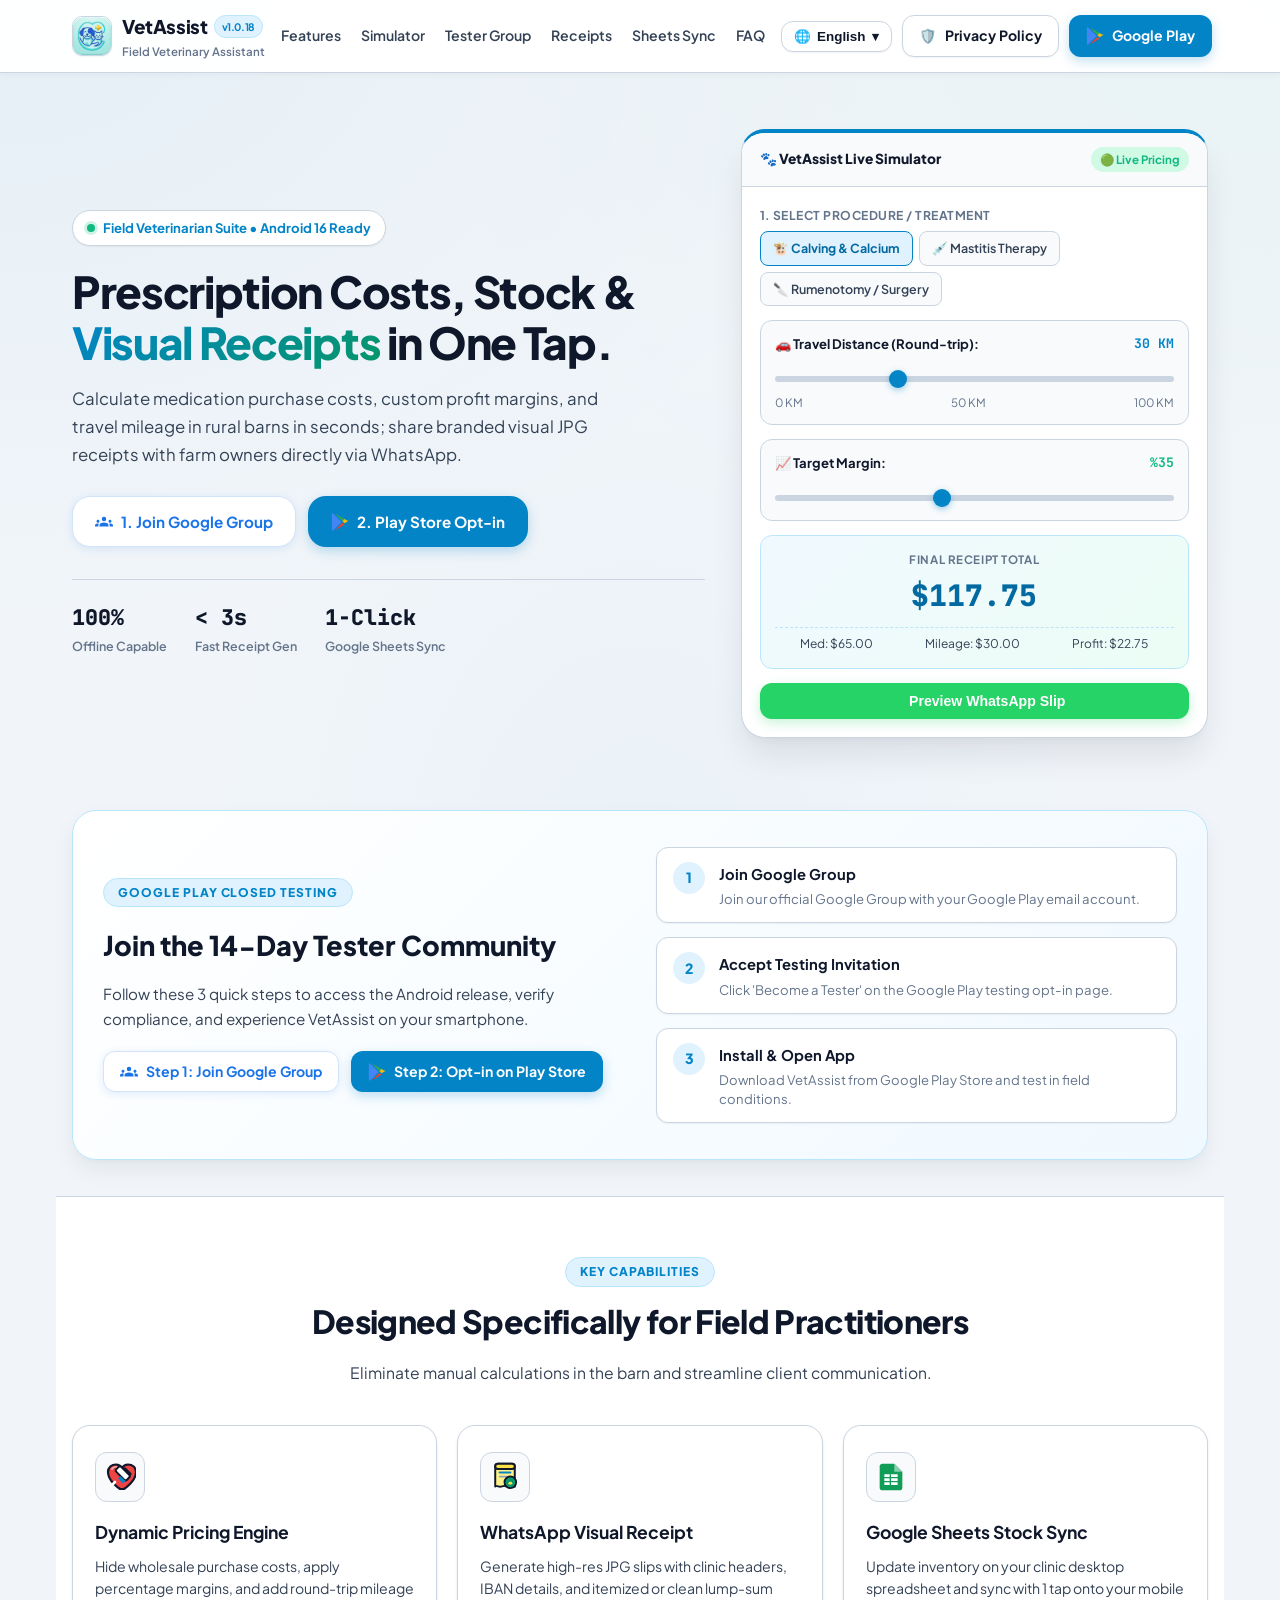
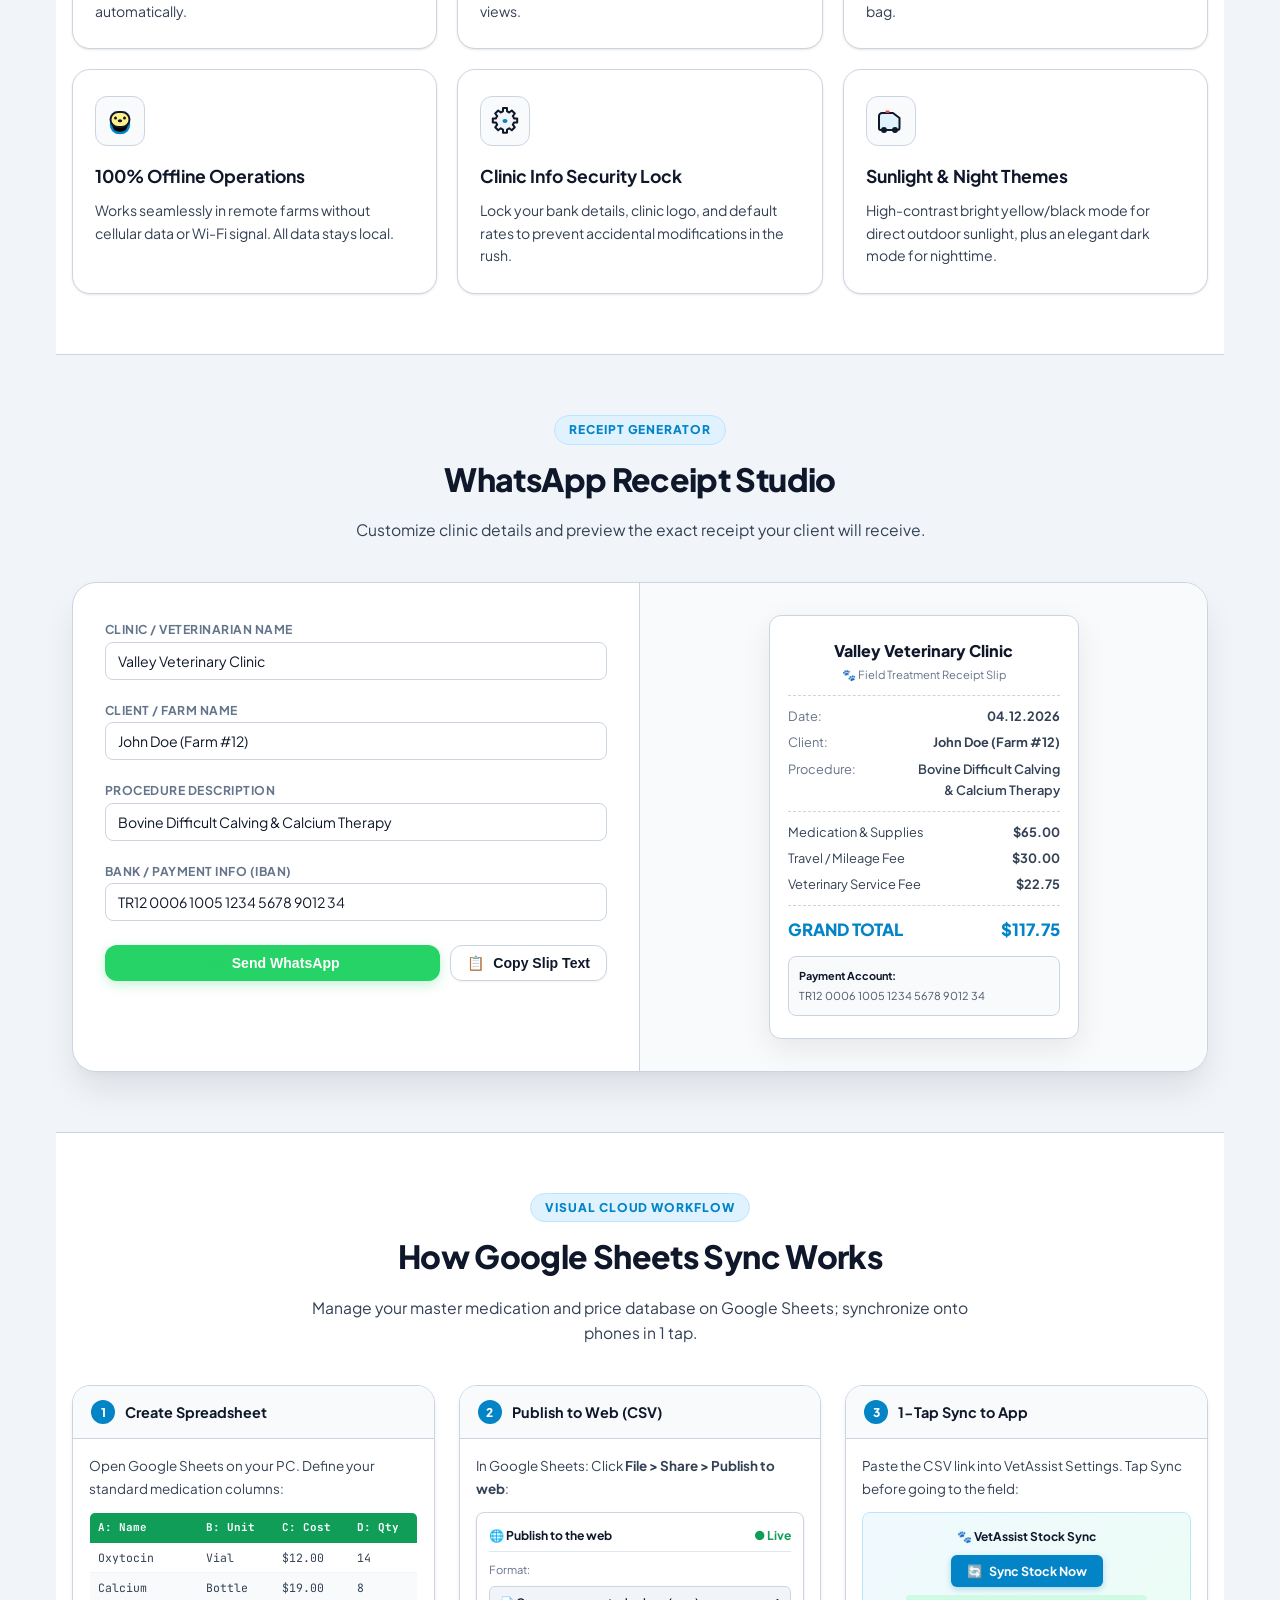
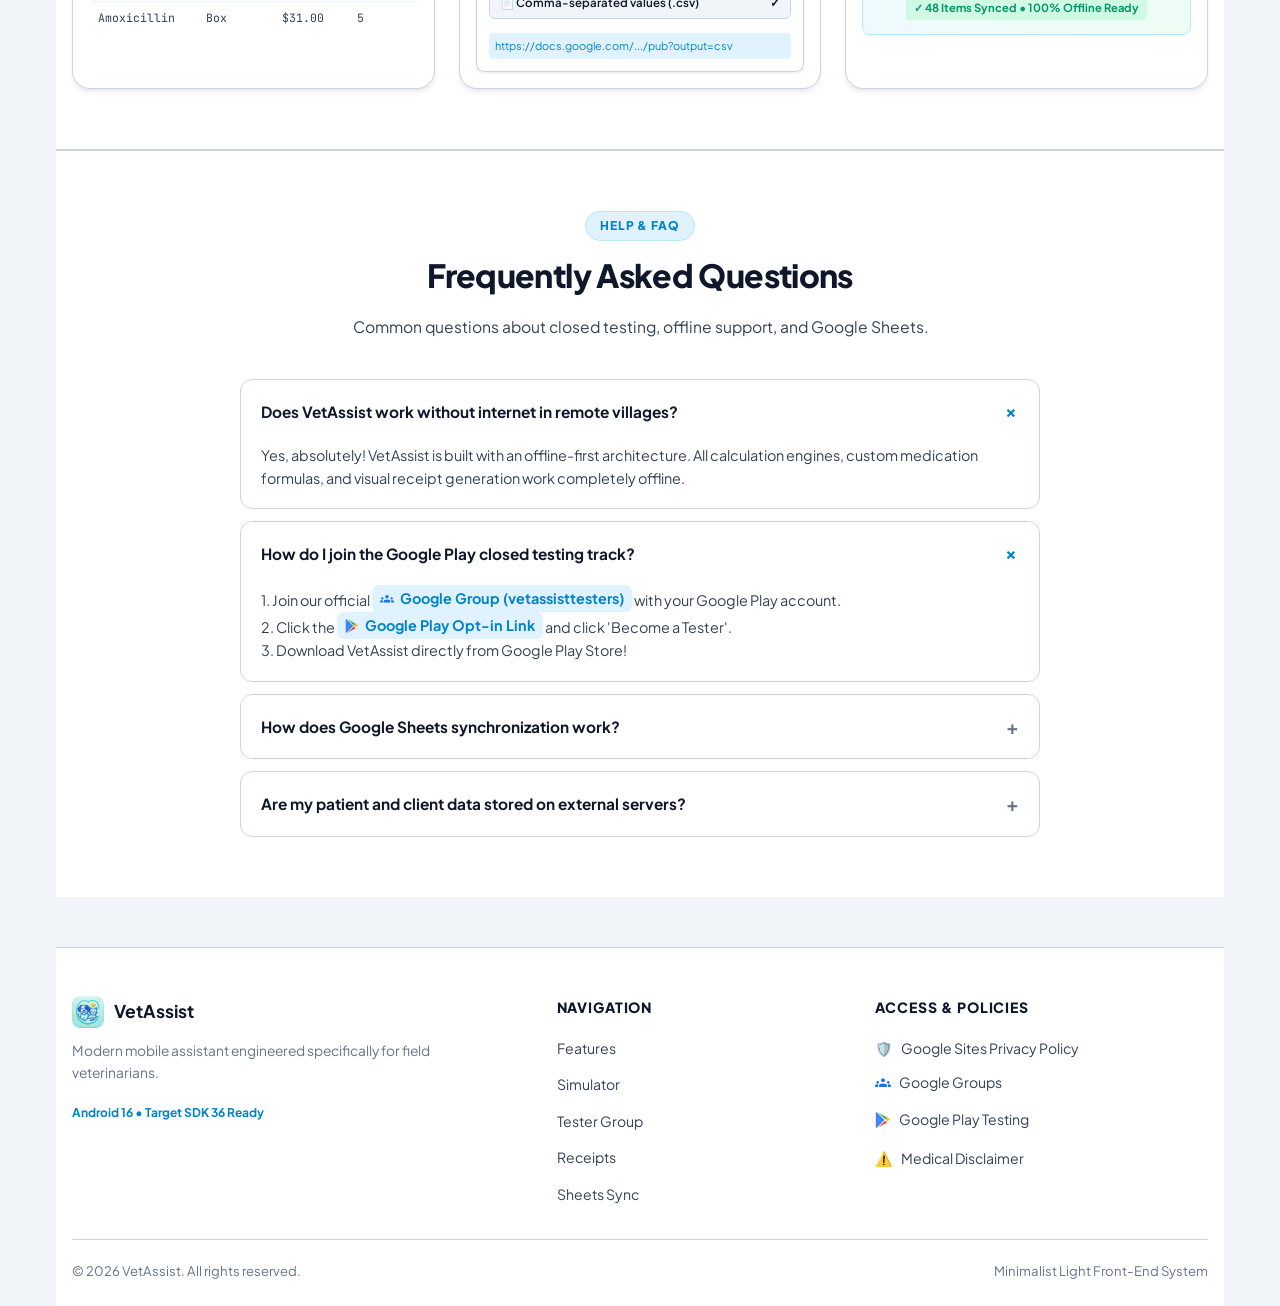
<file: index.html>
<!DOCTYPE html>
<html lang="en">
<head>
  <meta charset="UTF-8">
  <meta name="viewport" content="width=device-width, initial-scale=1.0">
  <title>VetAssist — Field Veterinary Assistant | Official Web & Live Demo</title>
  <meta name="description" content="Instant prescription cost calculation, dynamic profit/mileage pricing, clinic stock management and WhatsApp visual receipt slips for field veterinarians.">
  <link rel="icon" type="image/png" href="favicon.png">
  <link rel="preconnect" href="https://fonts.googleapis.com">
  <link rel="preconnect" href="https://fonts.gstatic.com" crossorigin>
  <link href="https://fonts.googleapis.com/css2?family=Plus+Jakarta+Sans:wght@400;500;600;700;800&family=JetBrains+Mono:wght@500;600;700&display=swap" rel="stylesheet">

  <style>
    /* ==========================================================================
       VETASSIST MODERN MINIMALIST LIGHT DESIGN SYSTEM
       ========================================================================== */
    :root {
      --bg-page: #f1f5f9; /* Temiz Açık Gri / Kırık Beyaz Zemin */
      --bg-surface: #ffffff;
      --bg-surface-elevated: #ffffff;
      --bg-surface-subtle: #f8fafc;
      --bg-surface-active: #e2e8f0;
      
      --text-main: #0f172a;
      --text-secondary: #334155;
      --text-muted: #64748b;
      --text-light: #94a3b8;
      
      --primary: #0284c7;
      --primary-hover: #0369a1;
      --primary-subtle: #e0f2fe;
      --primary-border: #bae6fd;
      
      --success: #10b981;
      --success-subtle: #d1fae5;
      --success-hover: #059669;
      
      --warning: #f59e0b;
      --warning-subtle: #fef3c7;
      
      --border-light: #cbd5e1;
      --border-subtle: #e2e8f0;
      --border-focus: #38bdf8;
      
      --shadow-xs: 0 1px 2px 0 rgba(0, 0, 0, 0.05);
      --shadow-sm: 0 1px 3px 0 rgba(0, 0, 0, 0.08), 0 1px 2px -1px rgba(0, 0, 0, 0.08);
      --shadow-md: 0 4px 6px -1px rgba(0, 0, 0, 0.08), 0 2px 4px -2px rgba(0, 0, 0, 0.06);
      --shadow-lg: 0 10px 25px -3px rgba(15, 23, 42, 0.08), 0 4px 6px -4px rgba(15, 23, 42, 0.04);
      --shadow-xl: 0 20px 35px -5px rgba(15, 23, 42, 0.10), 0 8px 10px -6px rgba(15, 23, 42, 0.04);

      --radius-sm: 8px;
      --radius-md: 12px;
      --radius-lg: 18px;
      --radius-xl: 24px;
      --radius-full: 9999px;

      --font-sans: 'Plus Jakarta Sans', -apple-system, BlinkMacSystemFont, 'Segoe UI', Roboto, sans-serif;
      --font-mono: 'JetBrains Mono', monospace;
    }

    *, *::before, *::after {
      box-sizing: border-box;
      margin: 0;
      padding: 0;
    }

    html {
      scroll-behavior: smooth;
      -webkit-font-smoothing: antialiased;
      -moz-osx-font-smoothing: grayscale;
    }

    body {
      font-family: var(--font-sans);
      background-color: var(--bg-page);
      color: var(--text-main);
      line-height: 1.65;
      overflow-x: hidden;
      background-image: 
        radial-gradient(at 0% 0%, rgba(2, 132, 199, 0.05) 0px, transparent 50%),
        radial-gradient(at 100% 0%, rgba(16, 185, 129, 0.04) 0px, transparent 50%),
        radial-gradient(at 50% 100%, rgba(2, 132, 199, 0.03) 0px, transparent 50%);
      background-attachment: fixed;
    }

    /* Layout Structure */
    .main-site-content {
      width: 100%;
      max-width: 1200px;
      min-width: 0;
      margin: 0 auto;
      padding: 0 16px;
    }

    .container {
      width: 100%;
      max-width: 1160px;
      margin: 0 auto;
      padding: 0 12px;
    }

    /* ==========================================================================
       TOP NAVIGATION BAR - SINGLE LINE & BEAUTIFULLY SPACED
       ========================================================================== */
    header.site-header {
      position: sticky;
      top: 0;
      z-index: 1000;
      background: rgba(255, 255, 255, 0.96);
      backdrop-filter: blur(16px);
      -webkit-backdrop-filter: blur(16px);
      border-bottom: 1px solid var(--border-light);
      box-shadow: 0 2px 6px rgba(0, 0, 0, 0.04);
    }

    .nav-inner {
      display: flex;
      justify-content: space-between;
      align-items: center;
      height: 72px;
      gap: 16px;
    }

    .brand-logo {
      display: flex;
      align-items: center;
      gap: 10px;
      text-decoration: none;
      color: var(--text-main);
      flex-shrink: 0;
      white-space: nowrap;
    }

    .brand-logo img {
      width: 40px;
      height: 40px;
      border-radius: 10px;
      box-shadow: var(--shadow-xs);
      border: 1px solid var(--border-light);
    }

    .brand-titles {
      display: flex;
      flex-direction: column;
      white-space: nowrap;
    }

    .brand-name {
      font-size: 1.18rem;
      font-weight: 800;
      letter-spacing: -0.02em;
      color: var(--text-main);
      display: flex;
      align-items: center;
      gap: 6px;
      white-space: nowrap;
    }

    .brand-name span.badge-version {
      font-size: 0.65rem;
      font-weight: 700;
      color: var(--primary);
      background: var(--primary-subtle);
      padding: 2px 7px;
      border-radius: var(--radius-full);
      border: 1px solid var(--primary-border);
      white-space: nowrap;
    }

    .brand-tagline {
      font-size: 0.72rem;
      color: var(--text-muted);
      font-weight: 600;
      white-space: nowrap;
    }

    nav.nav-menu {
      display: flex;
      align-items: center;
      gap: 20px;
      flex-shrink: 0;
    }

    nav.nav-menu a {
      color: var(--text-secondary);
      text-decoration: none;
      font-size: 0.88rem;
      font-weight: 600;
      white-space: nowrap;
      transition: color 0.15s ease;
      padding: 6px 0;
    }

    nav.nav-menu a:hover {
      color: var(--primary);
    }

    .nav-actions {
      display: flex;
      align-items: center;
      gap: 10px;
      flex-shrink: 0;
      white-space: nowrap;
    }

    /* Language Picker Dropdown */
    .lang-dropdown-wrapper {
      position: relative;
      flex-shrink: 0;
    }

    .lang-btn {
      background: var(--bg-surface);
      border: 1px solid var(--border-light);
      padding: 7px 12px;
      border-radius: var(--radius-md);
      font-size: 0.84rem;
      font-weight: 700;
      color: var(--text-main);
      display: inline-flex;
      align-items: center;
      gap: 6px;
      cursor: pointer;
      box-shadow: var(--shadow-xs);
      white-space: nowrap;
      transition: all 0.2s ease;
    }

    .lang-btn:hover {
      background: var(--bg-surface-subtle);
      border-color: #94a3b8;
    }

    .lang-menu {
      position: absolute;
      top: calc(100% + 6px);
      right: 0;
      background: var(--bg-surface);
      border: 1px solid var(--border-light);
      border-radius: var(--radius-md);
      box-shadow: var(--shadow-xl);
      padding: 6px;
      display: none;
      flex-direction: column;
      min-width: 160px;
      z-index: 2000;
    }

    .lang-menu.open {
      display: flex;
      animation: fadeIn 0.15s ease;
    }

    .lang-item {
      padding: 8px 12px;
      font-size: 0.84rem;
      font-weight: 600;
      color: var(--text-secondary);
      border-radius: var(--radius-sm);
      display: flex;
      align-items: center;
      gap: 8px;
      cursor: pointer;
      white-space: nowrap;
      transition: background 0.12s;
    }

    .lang-item:hover, .lang-item.active {
      background: var(--primary-subtle);
      color: var(--primary-hover);
      font-weight: 700;
    }

    /* Buttons */
    .btn {
      display: inline-flex;
      align-items: center;
      justify-content: center;
      gap: 8px;
      padding: 8px 16px;
      font-size: 0.88rem;
      font-weight: 700;
      border-radius: var(--radius-md);
      text-decoration: none;
      cursor: pointer;
      white-space: nowrap;
      flex-shrink: 0;
      transition: all 0.2s cubic-bezier(0.16, 1, 0.3, 1);
      border: 1px solid transparent;
      outline: none;
    }

    .btn svg, .btn img {
      width: 18px;
      height: 18px;
      flex-shrink: 0;
    }

    .btn-lg {
      padding: 12px 22px;
      font-size: 0.95rem;
      border-radius: var(--radius-lg);
    }

    .btn-primary {
      background: var(--primary);
      color: #ffffff;
      box-shadow: 0 4px 12px rgba(2, 132, 199, 0.25);
    }
    .btn-primary:hover {
      background: var(--primary-hover);
      transform: translateY(-2px);
      box-shadow: 0 6px 18px rgba(2, 132, 199, 0.35);
    }

    .btn-outline {
      background: var(--bg-surface);
      color: var(--text-main);
      border: 1px solid var(--border-light);
      box-shadow: var(--shadow-xs);
    }
    .btn-outline:hover {
      background: var(--bg-surface-subtle);
      border-color: #94a3b8;
    }

    .btn-whatsapp {
      background: #25d366;
      color: #ffffff;
      box-shadow: 0 4px 12px rgba(37, 211, 102, 0.25);
    }
    .btn-whatsapp:hover {
      background: #20ba5a;
      transform: translateY(-2px);
      box-shadow: 0 6px 18px rgba(37, 211, 102, 0.35);
    }

    .btn-groups {
      background: #ffffff;
      color: #1a73e8;
      border: 1px solid #d2e3fc;
      box-shadow: 0 2px 8px rgba(26, 115, 232, 0.12);
    }
    .btn-groups:hover {
      background: #f8fafd;
      border-color: #aecbfa;
      transform: translateY(-2px);
      box-shadow: 0 4px 14px rgba(26, 115, 232, 0.2);
    }

    /* Hero Section */
    .hero-section {
      padding: 56px 0 36px;
    }

    .hero-grid {
      display: grid;
      grid-template-columns: 1.15fr 0.85fr;
      gap: 36px;
      align-items: center;
    }

    .pill-badge {
      display: inline-flex;
      align-items: center;
      gap: 8px;
      padding: 6px 14px;
      background: #ffffff;
      border: 1px solid var(--border-light);
      border-radius: var(--radius-full);
      font-size: 0.82rem;
      font-weight: 700;
      color: var(--primary);
      margin-bottom: 20px;
      box-shadow: var(--shadow-xs);
    }

    .pill-badge .dot {
      width: 8px;
      height: 8px;
      background: var(--success);
      border-radius: 50%;
      box-shadow: 0 0 0 3px rgba(16, 185, 129, 0.2);
    }

    .hero-title {
      font-size: 2.75rem;
      font-weight: 800;
      line-height: 1.15;
      letter-spacing: -0.03em;
      color: var(--text-main);
      margin-bottom: 18px;
    }

    .hero-title .gradient-text {
      background: linear-gradient(135deg, #0284c7 0%, #059669 100%);
      -webkit-background-clip: text;
      -webkit-text-fill-color: transparent;
    }

    .hero-desc {
      font-size: 1.05rem;
      color: var(--text-secondary);
      line-height: 1.65;
      margin-bottom: 28px;
      max-width: 560px;
    }

    .hero-buttons {
      display: flex;
      flex-wrap: wrap;
      gap: 12px;
      margin-bottom: 32px;
    }

    .hero-stats {
      display: flex;
      gap: 28px;
      padding-top: 20px;
      border-top: 1px solid var(--border-light);
    }

    .stat-item {
      display: flex;
      flex-direction: column;
    }

    .stat-value {
      font-size: 1.35rem;
      font-weight: 800;
      color: var(--text-main);
      font-family: var(--font-mono);
    }

    .stat-label {
      font-size: 0.78rem;
      color: var(--text-muted);
      font-weight: 600;
    }

    /* Live Simulator Card */
    .simulator-card {
      background: var(--bg-surface);
      border: 1px solid var(--border-light);
      border-radius: var(--radius-xl);
      box-shadow: var(--shadow-xl);
      overflow: hidden;
      border-top: 4px solid var(--primary);
    }

    .sim-header {
      padding: 14px 18px;
      background: #f8fafc;
      border-bottom: 1px solid var(--border-light);
      display: flex;
      justify-content: space-between;
      align-items: center;
    }

    .sim-header-title {
      font-size: 0.86rem;
      font-weight: 800;
      color: var(--text-main);
      display: flex;
      align-items: center;
      gap: 8px;
    }

    .sim-status {
      font-size: 0.72rem;
      font-weight: 700;
      color: var(--success);
      background: var(--success-subtle);
      padding: 3px 9px;
      border-radius: var(--radius-full);
    }

    .sim-body {
      padding: 18px;
      display: flex;
      flex-direction: column;
      gap: 14px;
    }

    .sim-select-group {
      display: flex;
      flex-direction: column;
      gap: 6px;
    }

    .sim-label {
      font-size: 0.76rem;
      font-weight: 700;
      color: var(--text-muted);
      text-transform: uppercase;
      letter-spacing: 0.04em;
    }

    .sim-chips {
      display: flex;
      flex-wrap: wrap;
      gap: 6px;
    }

    .sim-chip {
      background: var(--bg-surface-subtle);
      border: 1px solid var(--border-light);
      padding: 6px 12px;
      border-radius: var(--radius-sm);
      font-size: 0.78rem;
      font-weight: 600;
      color: var(--text-secondary);
      cursor: pointer;
      transition: all 0.18s ease;
      user-select: none;
    }

    .sim-chip.active {
      background: var(--primary-subtle);
      border-color: var(--primary);
      color: var(--primary-hover);
      font-weight: 700;
    }

    .sim-slider-box {
      background: var(--bg-surface-subtle);
      border-radius: var(--radius-md);
      padding: 12px 14px;
      border: 1px solid var(--border-light);
    }

    .sim-slider-header {
      display: flex;
      justify-content: space-between;
      align-items: center;
      font-size: 0.82rem;
      font-weight: 700;
      color: var(--text-main);
      margin-bottom: 8px;
    }

    .sim-range {
      width: 100%;
      height: 6px;
      background: #cbd5e1;
      border-radius: 4px;
      outline: none;
      -webkit-appearance: none;
    }

    .sim-range::-webkit-slider-thumb {
      -webkit-appearance: none;
      width: 18px;
      height: 18px;
      border-radius: 50%;
      background: var(--primary);
      cursor: pointer;
      box-shadow: 0 2px 6px rgba(2, 132, 199, 0.4);
    }

    .sim-total-card {
      background: linear-gradient(135deg, #f0f9ff 0%, #ecfdf5 100%);
      border: 1px solid #bae6fd;
      border-radius: var(--radius-md);
      padding: 14px;
      text-align: center;
    }

    .sim-total-title {
      font-size: 0.72rem;
      font-weight: 700;
      color: var(--text-muted);
      letter-spacing: 0.05em;
    }

    .sim-total-amount {
      font-size: 1.85rem;
      font-weight: 800;
      color: var(--primary-hover);
      font-family: var(--font-mono);
      margin: 3px 0 6px;
    }

    .sim-breakdown-mini {
      font-size: 0.75rem;
      color: var(--text-secondary);
      display: flex;
      justify-content: space-around;
      border-top: 1px dashed #bae6fd;
      padding-top: 6px;
    }

    /* Testing & Download Highlight Section */
    .testing-banner-box {
      background: linear-gradient(135deg, #ffffff 0%, #f0f9ff 100%);
      border: 1px solid #bae6fd;
      border-radius: var(--radius-xl);
      padding: 36px 30px;
      box-shadow: var(--shadow-lg);
      margin: 36px 0;
    }

    .testing-grid {
      display: grid;
      grid-template-columns: 1fr 1fr;
      gap: 32px;
      align-items: center;
    }

    .testing-steps-list {
      display: flex;
      flex-direction: column;
      gap: 14px;
    }

    .t-step {
      display: flex;
      gap: 14px;
      align-items: flex-start;
      background: #ffffff;
      padding: 14px 16px;
      border-radius: var(--radius-md);
      border: 1px solid var(--border-light);
      box-shadow: var(--shadow-xs);
    }

    .t-num {
      width: 32px;
      height: 32px;
      background: var(--primary-subtle);
      color: var(--primary);
      border-radius: 50%;
      display: flex;
      align-items: center;
      justify-content: center;
      font-weight: 800;
      font-size: 0.88rem;
      flex-shrink: 0;
    }

    .t-info h4 {
      font-size: 0.92rem;
      font-weight: 700;
      color: var(--text-main);
      margin-bottom: 3px;
    }

    .t-info p {
      font-size: 0.82rem;
      color: var(--text-muted);
      line-height: 1.45;
    }

    /* Sections */
    .section-wrap {
      padding: 60px 0;
    }

    .section-header {
      text-align: center;
      max-width: 680px;
      margin: 0 auto 40px;
    }

    .section-badge {
      display: inline-block;
      font-size: 0.75rem;
      font-weight: 800;
      text-transform: uppercase;
      letter-spacing: 0.08em;
      color: var(--primary);
      margin-bottom: 8px;
      background: var(--primary-subtle);
      padding: 4px 14px;
      border-radius: var(--radius-full);
      border: 1px solid var(--primary-border);
    }

    .section-title {
      font-size: 2rem;
      font-weight: 800;
      letter-spacing: -0.02em;
      color: var(--text-main);
      margin-bottom: 12px;
    }

    .section-desc {
      font-size: 0.98rem;
      color: var(--text-secondary);
      line-height: 1.6;
    }

    /* Feature Grid */
    .feature-grid {
      display: grid;
      grid-template-columns: repeat(3, 1fr);
      gap: 20px;
    }

    .feature-card {
      background: var(--bg-surface);
      border: 1px solid var(--border-light);
      border-radius: var(--radius-lg);
      padding: 26px 22px;
      box-shadow: var(--shadow-sm);
      transition: all 0.25s cubic-bezier(0.16, 1, 0.3, 1);
      display: flex;
      flex-direction: column;
    }

    .feature-card:hover {
      transform: translateY(-4px);
      box-shadow: var(--shadow-lg);
      border-color: #94a3b8;
    }

    .feature-icon-box {
      width: 50px;
      height: 50px;
      border-radius: var(--radius-md);
      background: var(--bg-surface-subtle);
      border: 1px solid var(--border-light);
      display: flex;
      align-items: center;
      justify-content: center;
      margin-bottom: 16px;
    }

    .feature-icon-box svg {
      width: 32px;
      height: 32px;
    }

    .feature-card h3 {
      font-size: 1.1rem;
      font-weight: 700;
      color: var(--text-main);
      margin-bottom: 8px;
    }

    .feature-card p {
      font-size: 0.88rem;
      color: var(--text-secondary);
      line-height: 1.6;
    }

    /* Visual Google Sheets Workflow Step Cards */
    .sheets-visual-grid {
      display: grid;
      grid-template-columns: repeat(3, 1fr);
      gap: 24px;
      margin-top: 24px;
    }

    .sheet-step-card {
      background: var(--bg-surface);
      border: 1px solid var(--border-light);
      border-radius: var(--radius-lg);
      overflow: hidden;
      box-shadow: var(--shadow-md);
      display: flex;
      flex-direction: column;
      transition: transform 0.2s, box-shadow 0.2s;
    }

    .sheet-step-card:hover {
      transform: translateY(-4px);
      box-shadow: var(--shadow-lg);
      border-color: #bae6fd;
    }

    .sheet-step-header {
      padding: 14px 18px;
      background: #f8fafc;
      border-bottom: 1px solid var(--border-light);
      display: flex;
      align-items: center;
      gap: 10px;
    }

    .step-badge {
      background: #0284c7;
      color: white;
      font-size: 0.75rem;
      font-weight: 800;
      width: 24px;
      height: 24px;
      border-radius: 50%;
      display: flex;
      align-items: center;
      justify-content: center;
    }

    .sheet-step-title {
      font-size: 0.9rem;
      font-weight: 700;
      color: var(--text-main);
    }

    .sheet-step-body {
      padding: 16px;
      flex: 1;
      display: flex;
      flex-direction: column;
      gap: 12px;
    }

    /* Mockup Visual Components */
    .mock-sheets-table {
      width: 100%;
      border-collapse: collapse;
      font-size: 0.72rem;
      font-family: var(--font-mono);
      background: #ffffff;
      border: 1px solid #cbd5e1;
      border-radius: 6px;
      overflow: hidden;
    }

    .mock-sheets-table th {
      background: #0f9d58;
      color: #ffffff;
      padding: 6px 8px;
      text-align: left;
      font-weight: 700;
      font-size: 0.68rem;
    }

    .mock-sheets-table td {
      padding: 5px 8px;
      border-bottom: 1px solid #f1f5f9;
      color: #334155;
    }

    .mock-sheets-table tr:nth-child(even) {
      background: #f8fafc;
    }

    .mock-publish-dialog {
      background: #ffffff;
      border: 1px solid #cbd5e1;
      border-radius: 8px;
      padding: 12px;
      box-shadow: var(--shadow-sm);
      display: flex;
      flex-direction: column;
      gap: 8px;
    }

    .mock-dialog-header {
      font-size: 0.76rem;
      font-weight: 700;
      color: #0f172a;
      display: flex;
      justify-content: space-between;
      border-bottom: 1px solid #e2e8f0;
      padding-bottom: 6px;
    }

    .mock-csv-select {
      background: #f1f5f9;
      border: 1px solid #cbd5e1;
      padding: 6px 10px;
      border-radius: 6px;
      font-size: 0.72rem;
      font-weight: 600;
      color: #0f172a;
      display: flex;
      justify-content: space-between;
      align-items: center;
    }

    .mock-app-sync-card {
      background: linear-gradient(135deg, #f0f9ff 0%, #ecfdf5 100%);
      border: 1px solid #bae6fd;
      border-radius: 8px;
      padding: 14px;
      display: flex;
      flex-direction: column;
      align-items: center;
      gap: 8px;
      text-align: center;
    }

    .mock-sync-btn {
      background: #0284c7;
      color: #ffffff;
      font-size: 0.78rem;
      font-weight: 700;
      padding: 6px 16px;
      border-radius: 6px;
      display: flex;
      align-items: center;
      gap: 6px;
      box-shadow: 0 2px 6px rgba(2, 132, 199, 0.3);
    }

    .mock-success-tag {
      font-size: 0.7rem;
      font-weight: 700;
      color: #059669;
      background: #d1fae5;
      padding: 3px 8px;
      border-radius: 4px;
    }

    /* Studio & Slips */
    .receipt-studio {
      background: var(--bg-surface);
      border: 1px solid var(--border-light);
      border-radius: var(--radius-xl);
      box-shadow: var(--shadow-xl);
      overflow: hidden;
      display: grid;
      grid-template-columns: 1fr 1fr;
      margin-top: 24px;
    }

    .studio-controls {
      padding: 32px;
      border-right: 1px solid var(--border-light);
      display: flex;
      flex-direction: column;
      gap: 16px;
    }

    .studio-preview {
      padding: 32px;
      background: #f8fafc;
      display: flex;
      flex-direction: column;
      align-items: center;
      justify-content: center;
    }

    .input-field {
      width: 100%;
      padding: 9px 12px;
      border: 1px solid var(--border-light);
      border-radius: var(--radius-sm);
      font-family: var(--font-sans);
      font-size: 0.88rem;
      color: var(--text-main);
      background: var(--bg-surface);
      outline: none;
      transition: border-color 0.2s;
    }

    .input-field:focus {
      border-color: var(--primary);
    }

    .receipt-slip {
      width: 310px;
      background: #ffffff;
      border-radius: 12px;
      border: 1px solid #cbd5e1;
      box-shadow: 0 10px 30px rgba(0, 0, 0, 0.08);
      padding: 22px 18px;
      font-family: 'Plus Jakarta Sans', sans-serif;
      position: relative;
    }

    .slip-clinic-name {
      font-size: 1rem;
      font-weight: 800;
      color: #0f172a;
      text-align: center;
    }

    .slip-sub {
      font-size: 0.7rem;
      color: #64748b;
      text-align: center;
      margin-bottom: 12px;
    }

    .slip-divider {
      border-top: 1px dashed #cbd5e1;
      margin: 10px 0;
    }

    .slip-row {
      display: flex;
      justify-content: space-between;
      font-size: 0.8rem;
      color: #334155;
      margin-bottom: 5px;
    }

    .slip-row.total-row {
      font-size: 1.05rem;
      font-weight: 800;
      color: #0284c7;
      margin-top: 8px;
    }

    /* FAQ List */
    .faq-list {
      max-width: 800px;
      margin: 0 auto;
      display: flex;
      flex-direction: column;
      gap: 12px;
    }

    .faq-item {
      background: var(--bg-surface);
      border: 1px solid var(--border-light);
      border-radius: var(--radius-md);
      overflow: hidden;
      transition: all 0.2s ease;
    }

    .faq-question {
      padding: 16px 20px;
      font-size: 0.96rem;
      font-weight: 700;
      color: var(--text-main);
      cursor: pointer;
      display: flex;
      justify-content: space-between;
      align-items: center;
      user-select: none;
    }

    .faq-icon {
      font-size: 1.2rem;
      color: var(--text-muted);
      transition: transform 0.2s ease;
    }

    .faq-answer {
      display: none;
      padding: 0 20px 18px;
      font-size: 0.9rem;
      color: var(--text-secondary);
      line-height: 1.6;
    }

    .faq-item.open .faq-answer {
      display: block;
    }

    .faq-item.open .faq-icon {
      transform: rotate(45deg);
      color: var(--primary);
    }

    .faq-link-badge {
      display: inline-flex;
      align-items: center;
      gap: 6px;
      background: #e0f2fe;
      color: #0284c7;
      padding: 2px 8px;
      border-radius: 6px;
      font-weight: 700;
      text-decoration: none;
    }

    .faq-link-badge svg {
      width: 14px;
      height: 14px;
    }

    /* Clean Functional Footer */
    footer.site-footer {
      background: var(--bg-surface);
      border-top: 1px solid var(--border-light);
      padding: 48px 0 24px;
      margin-top: 50px;
    }

    .footer-grid-clean {
      display: grid;
      grid-template-columns: 1.6fr 1fr 1.2fr;
      gap: 40px;
      margin-bottom: 32px;
    }

    .footer-col h4 {
      font-size: 0.88rem;
      font-weight: 800;
      color: var(--text-main);
      text-transform: uppercase;
      letter-spacing: 0.06em;
      margin-bottom: 16px;
    }

    .footer-links {
      list-style: none;
      display: flex;
      flex-direction: column;
      gap: 10px;
    }

    .footer-links a {
      color: var(--text-secondary);
      text-decoration: none;
      font-size: 0.88rem;
      transition: color 0.2s;
      display: inline-flex;
      align-items: center;
      gap: 8px;
    }

    .footer-links a:hover {
      color: var(--primary);
    }

    .footer-bottom {
      border-top: 1px solid var(--border-light);
      padding-top: 20px;
      display: flex;
      justify-content: space-between;
      align-items: center;
      font-size: 0.82rem;
      color: var(--text-muted);
      flex-wrap: wrap;
      gap: 10px;
    }

    /* Modal */
    .modal-overlay {
      position: fixed;
      inset: 0;
      background: rgba(15, 23, 42, 0.6);
      backdrop-filter: blur(4px);
      z-index: 9999;
      display: none;
      align-items: center;
      justify-content: center;
      padding: 20px;
    }

    .modal-overlay.active {
      display: flex;
    }

    .modal-box {
      background: var(--bg-surface);
      border-radius: var(--radius-xl);
      max-width: 740px;
      width: 100%;
      max-height: 85vh;
      overflow-y: auto;
      padding: 34px;
      box-shadow: var(--shadow-xl);
      position: relative;
    }

    .modal-close {
      position: absolute;
      top: 18px;
      right: 18px;
      background: var(--bg-surface-subtle);
      border: 1px solid var(--border-light);
      width: 32px;
      height: 32px;
      border-radius: 50%;
      display: flex;
      align-items: center;
      justify-content: center;
      cursor: pointer;
      font-weight: 700;
    }

    @keyframes fadeIn {
      from { opacity: 0; transform: translateY(4px); }
      to { opacity: 1; transform: translateY(0); }
    }

    /* Responsive Queries */
    @media (max-width: 1080px) {
      nav.nav-menu { display: none; }
    }

    @media (max-width: 860px) {
      .hero-grid { grid-template-columns: 1fr; }
      .feature-grid { grid-template-columns: 1fr; }
      .sheets-visual-grid { grid-template-columns: 1fr; }
      .receipt-studio { grid-template-columns: 1fr; }
      .studio-controls { border-right: none; border-bottom: 1px solid var(--border-light); }
      .testing-grid { grid-template-columns: 1fr; }
      .footer-grid-clean { grid-template-columns: 1fr; }
      .hero-title { font-size: 2.1rem; }
    }
  </style>
</head>
<body>

  <!-- ==========================================================================
       SVG GLOBAL DEFINITIONS: AUTHENTIC BRAND & IN-APP VET VECTOR ICONS
       ========================================================================== -->
  <svg style="display:none;" xmlns="http://www.w3.org/2000/svg">
    
    <!-- 1. Google Play Official 4-Color Vector Icon -->
    <symbol id="icon-googleplay" viewBox="0 0 512 512">
      <path fill="#4285F4" d="M47 0C34 6.8 25.3 19.2 25.3 35.3v441.3c0 16.1 8.7 28.5 21.7 35.3l256.6-256L47 0z"/>
      <path fill="#34A853" d="M325.3 234.3L104.6 13l280.8 161.2-60.1 59.1z"/>
      <path fill="#FBBC04" d="M479.5 228.6l-94.1-54.4-60.1 59.1 60.1 59.1 94.1-54.4c17.6-10.2 17.6-26.9 0-37.1z"/>
      <path fill="#EA4335" d="M325.3 277.7l60.1 59.1L104.6 499l220.7-221.3z"/>
    </symbol>

    <!-- 2. WhatsApp Official Green Vector Icon -->
    <symbol id="icon-whatsapp" viewBox="0 0 24 24">
      <path fill="#25D366" d="M12.04 2c-5.46 0-9.91 4.45-9.91 9.91 0 1.75.46 3.45 1.32 4.95L2.05 22l5.25-1.38c1.45.79 3.08 1.21 4.74 1.21 5.46 0 9.91-4.45 9.91-9.91 0-2.65-1.03-5.14-2.9-7.01A9.816 9.816 0 0 0 12.04 2m.01 1.67c2.2 0 4.26.86 5.82 2.42a8.225 8.225 0 0 1 2.41 5.83c0 4.54-3.7 8.24-8.24 8.24-1.48 0-2.93-.4-4.2-1.15l-.3-.18-3.12.82.83-3.04-.2-.31a8.196 8.196 0 0 1-1.26-4.38c0-4.54 3.7-8.24 8.24-8.24m4.52 11.66c-.25-.12-1.47-.72-1.7-.81-.23-.08-.39-.12-.56.12-.17.25-.64.81-.79.97-.14.17-.29.19-.54.06-.25-.12-1.05-.39-2-1.23-.74-.66-1.24-1.47-1.39-1.72-.14-.25-.02-.38.11-.51.11-.11.25-.29.37-.43.12-.14.17-.25.25-.41.08-.17.04-.31-.02-.43s-.56-1.34-.76-1.84c-.2-.48-.41-.42-.56-.43h-.48c-.17 0-.43.06-.66.31-.22.25-.87.85-.87 2.07s.89 2.4 1.01 2.57c.12.17 1.75 2.67 4.23 3.74.59.26 1.05.41 1.41.53.59.19 1.13.16 1.56.1.48-.07 1.47-.6 1.67-1.18.21-.58.21-1.07.15-1.18-.06-.11-.23-.17-.48-.3z"/>
    </symbol>

    <!-- 3. Google Groups Official Blue Vector Icon -->
    <symbol id="icon-groups" viewBox="0 0 24 24">
      <path fill="#1A73E8" d="M12 12.75c1.63 0 3.07.39 4.24.9c1.08.48 1.76 1.56 1.76 2.73V18H6v-1.61c0-1.18.68-2.26 1.76-2.74c1.17-.52 2.61-.9 4.24-.9M4 13c1.1 0 2-.9 2-2s-.9-2-2-2s-2 .9-2 2s.9 2 2 2m1.13 1.1c-.37-.06-.74-.1-1.13-.1c-.99 0-1.93.21-2.78.58A2.01 2.01 0 0 0 0 16.43V18h4.5v-1.61c0-.83.23-1.61.63-2.29M20 13c1.1 0 2-.9 2-2s-.9-2-2-2s-2 .9-2 2s.9 2 2 2m2.78 1.58c-.85-.37-1.79-.58-2.78-.58c-.39 0-.76.04-1.13.1c.4.68.63 1.46.63 2.29V18H24v-1.57c0-.81-.48-1.53-1.22-1.85M12 11a3 3 0 1 0 0-6a3 3 0 0 0 0 6"/>
    </symbol>

    <!-- 4. Google Sheets Official Green Doc & Grid Icon -->
    <symbol id="icon-sheets" viewBox="0 0 48 48">
      <path fill="#0F9D58" d="M29 4H11c-2.2 0-4 1.8-4 4v32c0 2.2 1.8 4 4 4h26c2.2 0 4-1.8 4-4V16L29 4z"/>
      <path fill="#87CEAC" d="M29 4v12h12L29 4z"/>
      <path fill="#ffffff" d="M14 20h20v4H14zm0 6h20v4H14zm0 6h20v4H14z"/>
      <path fill="#0F9D58" d="M22 20h2v16h-2z"/>
    </symbol>

    <!-- 5. In-App Pet & Vet Custom SVGs (from web/icons.js) -->
    <symbol id="icon-treatment-mode" viewBox="0 0 32 32">
      <path d="M16 28C16 28 4 20.5 4 11C4 6.5 7.5 3.5 12 3.5C14.5 3.5 16.8 5 18 7C19.2 5 21.5 3.5 24 3.5C28.5 3.5 32 6.5 32 11C32 20.5 20 28 20 28H16Z" fill="#ef4444" stroke="#0f172a" stroke-width="2.2" stroke-linejoin="round"/>
      <path d="M8 8C9.5 6 12 5.5 13.5 6.5" stroke="#fca5a5" stroke-width="2" stroke-linecap="round"/>
      <path d="M7 25L11 21" stroke="#ffffff" stroke-width="2.6" stroke-linecap="round"/>
      <rect x="11" y="9.5" width="7" height="15" rx="2" transform="rotate(-45 11 9.5)" fill="#ffffff" stroke="#0f172a" stroke-width="2"/>
      <path d="M14 17.5L16.5 15L21.5 20L19 22.5Z" fill="#0284c7"/>
      <path d="M21 7.5L26.5 13" stroke="#0f172a" stroke-width="2.4" stroke-linecap="round"/>
    </symbol>

    <symbol id="icon-receipt-seal" viewBox="0 0 36 36">
      <path d="M7 6C7 4.3 8.3 3 10 3H26C27.7 3 29 4.3 29 6V29C29 29 27.5 28 26 28C24.5 28 23 29 21.5 29C20 29 18.5 28 17 28C15.5 28 14 29 12.5 29C11 29 9.5 28 8 28C7.4 28 7 28.3 7 28.8V6Z" fill="#fef08a" stroke="#0f172a" stroke-width="2.2" stroke-linejoin="round"/>
      <path d="M7 6C7 4.3 8.3 3 10 3H26C27.7 3 29 4.3 29 6C29 7.7 27.7 9 26 9H10C8.3 9 7 7.7 7 6Z" fill="#fde047" stroke="#0f172a" stroke-width="2.2" stroke-linejoin="round"/>
      <line x1="12" y1="13" x2="24" y2="13" stroke="#0284c7" stroke-width="2.4" stroke-linecap="round"/>
      <line x1="12" y1="17.5" x2="20" y2="17.5" stroke="#94a3b8" stroke-width="2" stroke-linecap="round"/>
      <circle cx="24" cy="24" r="6.5" fill="#10b981" stroke="#0f172a" stroke-width="2.2"/>
      <circle cx="24" cy="24" r="5" fill="#059669"/>
      <ellipse cx="24" cy="25" rx="2.2" ry="1.6" fill="#fde047"/>
    </symbol>

    <symbol id="icon-kit-bone" viewBox="0 0 32 32">
      <path d="M11 6.5C10.2 6.5 9.5 5.8 9.5 5C9.5 4.2 10.2 3.5 11 3.5C11.5 3.5 12 3.8 12.3 4.2H19.7C20 3.8 20.5 3.5 21 3.5C21.8 3.5 22.5 4.2 22.5 5C22.5 5.8 21.8 6.5 21 6.5" fill="#fde047" stroke="#0f172a" stroke-width="2" stroke-linejoin="round"/>
      <rect x="4.5" y="8.5" width="23" height="19" rx="4" fill="#a7f3d0" stroke="#0f172a" stroke-width="2"/>
      <rect x="14" y="13.5" width="4" height="9" rx="1" fill="#10b981"/>
      <rect x="11.5" y="16" width="9" height="4" rx="1" fill="#10b981"/>
    </symbol>

    <symbol id="icon-dog-stethoscope" viewBox="0 0 32 32">
      <path d="M7 19C7 25 11 28 16 28C21 28 25 25 25 19" stroke="#0284c7" stroke-width="2.4" stroke-linecap="round"/>
      <rect x="6.5" y="7" width="19" height="15" rx="7.5" fill="#fef08a" stroke="#0f172a" stroke-width="2"/>
      <circle cx="11.5" cy="13" r="1.5" fill="#0f172a"/>
      <circle cx="20.5" cy="13" r="1.5" fill="#0f172a"/>
      <ellipse cx="16" cy="15.8" rx="2.2" ry="1.5" fill="#0f172a"/>
    </symbol>

    <symbol id="icon-gear-paw" viewBox="0 0 32 32">
      <path d="M14 3H18V6.2C18.8 6.5 19.5 7 20.2 7.5L22.8 5.5L25.8 8.5L23.8 11.2C24.3 11.8 24.7 12.6 25 13.4H28.2V17.4H25C24.7 18.2 24.3 19 23.8 19.6L25.8 22.3L22.8 25.3L20.2 23.3C19.5 23.8 18.8 24.3 18 24.6V27.8H14V24.6C13.2 24.3 12.5 23.8 11.8 23.3L9.2 25.3L6.2 22.3L8.2 19.6C7.7 19 7.3 18.2 7 17.4H3.8V13.4H7C7.3 12.6 7.7 11.8 8.2 11.2L6.2 8.5L9.2 5.5L11.8 7.5C12.5 7 13.2 6.5 14 6.2V3Z" fill="#f1f5f9" stroke="#0f172a" stroke-width="2" stroke-linejoin="round"/>
      <ellipse cx="16" cy="16" rx="2.5" ry="2" fill="#0284c7"/>
    </symbol>

    <symbol id="icon-vet-van" viewBox="0 0 32 32">
      <path d="M4 11C4 9.5 5.5 8 7 8H18L24.5 13V23C24.5 24 23.5 25 22.5 25H5.5C4.5 25 4 24 4 23V11Z" fill="#e0f2fe" stroke="#0f172a" stroke-width="2" stroke-linejoin="round"/>
      <rect x="10.5" y="5.5" width="4" height="2.5" rx="1" fill="#ef4444"/>
      <circle cx="9" cy="25" r="3" fill="#0f172a"/>
      <circle cx="20" cy="25" r="3" fill="#0f172a"/>
    </symbol>
  </svg>

  <!-- ==========================================================================
       STICKY NAVIGATION BAR - 100% SINGLE LINE, NO CRAMPED WRAPPING
       ========================================================================== -->
  <header class="site-header">
    <div class="container">
      <div class="nav-inner">
        
        <!-- Brand Logo -->
        <a href="#" class="brand-logo">
          <img src="icon-192.png" alt="VetAssist Logo">
          <div class="brand-titles">
            <span class="brand-name">VetAssist <span class="badge-version">v1.0.18</span></span>
            <span class="brand-tagline" data-i18n="app_tagline">Field Veterinary Assistant</span>
          </div>
        </a>

        <!-- Main Navigation Links -->
        <nav class="nav-menu">
          <a href="#features" data-i18n="nav_features">Features</a>
          <a href="#live-calculator" data-i18n="nav_simulator">Simulator</a>
          <a href="#testing-zone" data-i18n="nav_join_test">Tester Group</a>
          <a href="#receipt-studio" data-i18n="nav_receipt">Receipts</a>
          <a href="#sheets-sync" data-i18n="nav_sheets">Sheets Sync</a>
          <a href="#faq" data-i18n="nav_faq">FAQ</a>
        </nav>

        <!-- Action Items (Language, Privacy Policy, Google Play) -->
        <div class="nav-actions">
          
          <!-- Language Selector -->
          <div class="lang-dropdown-wrapper">
            <button class="lang-btn" onclick="toggleLangMenu()" id="current-lang-btn">
              <span>🌐</span> <span id="current-lang-label">English</span> ▾
            </button>
            <div class="lang-menu" id="lang-dropdown-menu">
              <div class="lang-item active" onclick="setLanguage('en')">🇬🇧 English</div>
              <div class="lang-item" onclick="setLanguage('tr')">🇹🇷 Türkçe</div>
              <div class="lang-item" onclick="setLanguage('de')">🇩🇪 Deutsch</div>
              <div class="lang-item" onclick="setLanguage('es')">🇪🇸 Español</div>
              <div class="lang-item" onclick="setLanguage('pt')">🇧🇷 Português</div>
              <div class="lang-item" onclick="setLanguage('ja')">🇯🇵 日本語</div>
              <div class="lang-item" onclick="setLanguage('ko')">🇰🇷 한국어</div>
              <div class="lang-item" onclick="setLanguage('hi')">🇮🇳 हिन्दी</div>
              <div class="lang-item" onclick="setLanguage('zh')">🇨🇳 中文</div>
            </div>
          </div>

          <!-- Official Google Sites Privacy Policy Link -->
          <a href="https://sites.google.com/d/17dYGaGlT2j_FXkCMffl7jOLWJkx5dJpY/p/1_l2H7LDnRSEo8GApEAaIWjhrmNAns9P_/edit" target="_blank" rel="noopener noreferrer" class="btn btn-outline" title="Official Google Sites Privacy Policy">
            <span>🛡️</span> <span data-i18n="priv_policy">Privacy Policy</span>
          </a>

          <!-- Official Google Play Store Opt-in Link -->
          <a href="https://play.google.com/apps/testing/com.VetAssistv1" target="_blank" class="btn btn-primary" title="Google Play Store Testing">
            <svg><use href="#icon-googleplay"/></svg>
            <span data-i18n="btn_play_test">Google Play</span>
          </a>

        </div>
      </div>
    </div>
  </header>

  <!-- Main Content Container -->
  <main class="main-site-content">

    <!-- Hero Section -->
    <section class="hero-section">
      <div class="container">
        <div class="hero-grid">
          <div class="hero-content">
            <div class="pill-badge">
              <span class="dot"></span>
              <span data-i18n="hero_badge">Field Veterinarian Suite • Android 16 Ready</span>
            </div>

            <h1 class="hero-title" data-i18n="hero_title">
              Prescription Costs, Stock & <span class="gradient-text">Visual Receipts</span> in One Tap.
            </h1>

            <p class="hero-desc" data-i18n="hero_desc">
              Calculate medication purchase costs, custom profit margins, and travel mileage in rural barns in seconds; share branded visual JPG receipts with farm owners directly via WhatsApp.
            </p>

            <!-- Only Official Google Group & Play Store Testing Buttons -->
            <div class="hero-buttons">
              <a href="https://groups.google.com/g/vetassisttesters" target="_blank" class="btn btn-groups btn-lg">
                <svg><use href="#icon-groups"/></svg>
                <span data-i18n="btn_hero_group">1. Join Google Group</span>
              </a>
              <a href="https://play.google.com/apps/testing/com.VetAssistv1" target="_blank" class="btn btn-primary btn-lg">
                <svg><use href="#icon-googleplay"/></svg>
                <span data-i18n="btn_hero_play">2. Play Store Opt-in</span>
              </a>
            </div>

            <div class="hero-stats">
              <div class="stat-item">
                <span class="stat-value">100%</span>
                <span class="stat-label" data-i18n="stat_offline">Offline Capable</span>
              </div>
              <div class="stat-item">
                <span class="stat-value">&lt; 3s</span>
                <span class="stat-label" data-i18n="stat_speed">Fast Receipt Gen</span>
              </div>
              <div class="stat-item">
                <span class="stat-value">1-Click</span>
                <span class="stat-label" data-i18n="stat_sync">Google Sheets Sync</span>
              </div>
            </div>
          </div>

          <!-- Live Phone Simulator Widget -->
          <div class="simulator-card" id="live-calculator">
            <div class="sim-header">
              <span class="sim-header-title">🐾 VetAssist Live Simulator</span>
              <span class="sim-status" data-i18n="sim_status_badge">🟢 Live Pricing</span>
            </div>
            
            <div class="sim-body">
              <!-- Treatment Selector -->
              <div class="sim-select-group">
                <span class="sim-label" data-i18n="sim_select_title">1. Select Procedure / Treatment</span>
                <div class="sim-chips">
                  <div class="sim-chip active" onclick="selectSimTreatment('dogum', this)" data-i18n="sim_opt_calving">🐮 Calving & Calcium</div>
                  <div class="sim-chip" onclick="selectSimTreatment('mastitis', this)" data-i18n="sim_opt_mastitis">💉 Mastitis Therapy</div>
                  <div class="sim-chip" onclick="selectSimTreatment('operasyon', this)" data-i18n="sim_opt_surgery">🔪 Rumenotomy / Surgery</div>
                </div>
              </div>

              <!-- KM Distance Slider -->
              <div class="sim-slider-box">
                <div class="sim-slider-header">
                  <span data-i18n="sim_distance_label">🚗 Travel Distance (Round-trip):</span>
                  <span id="km-display" style="color:var(--primary); font-family:var(--font-mono);">30 KM</span>
                </div>
                <input type="range" min="0" max="100" value="30" class="sim-range" id="km-slider" oninput="updateSimCalculations()">
                <div style="display:flex; justify-content:space-between; font-size:0.72rem; color:var(--text-muted); margin-top:4px;">
                  <span>0 KM</span>
                  <span>50 KM</span>
                  <span>100 KM</span>
                </div>
              </div>

              <!-- Margin Slider -->
              <div class="sim-slider-box">
                <div class="sim-slider-header">
                  <span data-i18n="sim_margin_label">📈 Target Margin:</span>
                  <span id="margin-display" style="color:#10b981; font-family:var(--font-mono);">%35</span>
                </div>
                <input type="range" min="10" max="70" value="35" class="sim-range" id="margin-slider" oninput="updateSimCalculations()">
              </div>

              <!-- Calculated Total -->
              <div class="sim-total-card">
                <div class="sim-total-title" data-i18n="sim_total_title">FINAL RECEIPT TOTAL</div>
                <div class="sim-total-amount" id="sim-grand-total">$118.50</div>
                <div class="sim-breakdown-mini">
                  <span id="sim-med-cost">Med: $65.00</span>
                  <span id="sim-km-cost">Mileage: $30.00</span>
                  <span id="sim-margin-gain">Profit: $23.50</span>
                </div>
              </div>

              <button class="btn btn-whatsapp" style="width:100%;" onclick="openStudioFromSim()">
                <svg><use href="#icon-whatsapp"/></svg>
                <span data-i18n="btn_preview_wa">Preview WhatsApp Slip</span>
              </button>
            </div>
          </div>
        </div>
      </div>
    </section>

    <!-- Google Closed Testing & Download Step-by-Step Zone -->
    <section class="container" id="testing-zone">
      <div class="testing-banner-box">
        <div class="testing-grid">
          <div>
            <span class="section-badge" data-i18n="test_badge">Google Play Closed Testing</span>
            <h3 style="font-size:1.7rem; font-weight:800; margin:8px 0 14px; color:var(--text-main);" data-i18n="test_title">
              Join the 14-Day Tester Community
            </h3>
            <p style="font-size:0.95rem; color:var(--text-secondary); line-height:1.6; margin-bottom:20px;" data-i18n="test_desc">
              Follow these 3 quick steps to access the Android release, verify compliance, and experience VetAssist on your smartphone.
            </p>
            <div style="display:flex; flex-wrap:wrap; gap:12px;">
              <a href="https://groups.google.com/g/vetassisttesters" target="_blank" class="btn btn-groups">
                <svg><use href="#icon-groups"/></svg>
                <span data-i18n="btn_step1_group">Step 1: Join Google Group</span>
              </a>
              <a href="https://play.google.com/apps/testing/com.VetAssistv1" target="_blank" class="btn btn-primary">
                <svg><use href="#icon-googleplay"/></svg>
                <span data-i18n="btn_step2_optin">Step 2: Opt-in on Play Store</span>
              </a>
            </div>
          </div>

          <div class="testing-steps-list">
            <div class="t-step">
              <div class="t-num">1</div>
              <div class="t-info">
                <h4 data-i18n="t_step1_title">Join Google Group</h4>
                <p data-i18n="t_step1_desc">Join our official Google Group with your Google Play email account.</p>
              </div>
            </div>

            <div class="t-step">
              <div class="t-num">2</div>
              <div class="t-info">
                <h4 data-i18n="t_step2_title">Accept Testing Invitation</h4>
                <p data-i18n="t_step2_desc">Click 'Become a Tester' on the Google Play testing opt-in page.</p>
              </div>
            </div>

            <div class="t-step">
              <div class="t-num">3</div>
              <div class="t-info">
                <h4 data-i18n="t_step3_title">Install & Open App</h4>
                <p data-i18n="t_step3_desc">Download VetAssist from Google Play Store and test in field conditions.</p>
              </div>
            </div>
          </div>
        </div>
      </div>
    </section>

    <!-- Features Section -->
    <section class="section-wrap" id="features" style="background:#ffffff; border-top:1px solid var(--border-light); border-bottom:1px solid var(--border-light);">
      <div class="container">
        <div class="section-header">
          <span class="section-badge" data-i18n="feat_badge">Key Capabilities</span>
          <h2 class="section-title" data-i18n="feat_section_title">Designed Specifically for Field Practitioners</h2>
          <p class="section-desc" data-i18n="feat_section_desc">Eliminate manual calculations in the barn and streamline client communication.</p>
        </div>

        <div class="feature-grid">
          <div class="feature-card">
            <div class="feature-icon-box">
              <svg><use href="#icon-treatment-mode"/></svg>
            </div>
            <h3 data-i18n="feat1_title">Dynamic Pricing Engine</h3>
            <p data-i18n="feat1_desc">Hide wholesale purchase costs, apply percentage margins, and add round-trip mileage automatically.</p>
          </div>

          <div class="feature-card">
            <div class="feature-icon-box">
              <svg><use href="#icon-receipt-seal"/></svg>
            </div>
            <h3 data-i18n="feat2_title">WhatsApp Visual Receipt</h3>
            <p data-i18n="feat2_desc">Generate high-res JPG slips with clinic headers, IBAN details, and itemized or clean lump-sum views.</p>
          </div>

          <div class="feature-card">
            <div class="feature-icon-box">
              <svg><use href="#icon-sheets"/></svg>
            </div>
            <h3 data-i18n="feat3_title">Google Sheets Stock Sync</h3>
            <p data-i18n="feat3_desc">Update inventory on your clinic desktop spreadsheet and sync with 1 tap onto your mobile bag.</p>
          </div>

          <div class="feature-card">
            <div class="feature-icon-box">
              <svg><use href="#icon-dog-stethoscope"/></svg>
            </div>
            <h3 data-i18n="feat4_title">100% Offline Operations</h3>
            <p data-i18n="feat4_desc">Works seamlessly in remote farms without cellular data or Wi-Fi signal. All data stays local.</p>
          </div>

          <div class="feature-card">
            <div class="feature-icon-box">
              <svg><use href="#icon-gear-paw"/></svg>
            </div>
            <h3 data-i18n="feat5_title">Clinic Info Security Lock</h3>
            <p data-i18n="feat5_desc">Lock your bank details, clinic logo, and default rates to prevent accidental modifications in the rush.</p>
          </div>

          <div class="feature-card">
            <div class="feature-icon-box">
              <svg><use href="#icon-vet-van"/></svg>
            </div>
            <h3 data-i18n="feat6_title">Sunlight & Night Themes</h3>
            <p data-i18n="feat6_desc">High-contrast bright yellow/black mode for direct outdoor sunlight, plus an elegant dark mode for nighttime.</p>
          </div>
        </div>
      </div>
    </section>

    <!-- WhatsApp Receipt Interactive Studio -->
    <section class="section-wrap" id="receipt-studio">
      <div class="container">
        <div class="section-header">
          <span class="section-badge" data-i18n="studio_badge">Receipt Generator</span>
          <h2 class="section-title" data-i18n="studio_title">WhatsApp Receipt Studio</h2>
          <p class="section-desc" data-i18n="studio_desc">Customize clinic details and preview the exact receipt your client will receive.</p>
        </div>

        <div class="receipt-studio">
          <div class="studio-controls">
            <div>
              <label class="sim-label" data-i18n="lbl_clinic_name">Clinic / Veterinarian Name</label>
              <input type="text" id="slip-input-clinic" class="input-field" value="Valley Veterinary Clinic" oninput="updateReceiptSlip()">
            </div>

            <div>
              <label class="sim-label" data-i18n="lbl_client_name">Client / Farm Name</label>
              <input type="text" id="slip-input-client" class="input-field" value="John Doe (Farm #12)" oninput="updateReceiptSlip()">
            </div>

            <div>
              <label class="sim-label" data-i18n="lbl_treatment_desc">Procedure Description</label>
              <input type="text" id="slip-input-desc" class="input-field" value="Bovine Difficult Calving & Calcium Therapy" oninput="updateReceiptSlip()">
            </div>

            <div>
              <label class="sim-label" data-i18n="lbl_iban">Bank / Payment Info (IBAN)</label>
              <input type="text" id="slip-input-iban" class="input-field" value="TR12 0006 1005 1234 5678 9012 34" oninput="updateReceiptSlip()">
            </div>

            <div style="display:flex; gap:10px; margin-top:8px;">
              <button class="btn btn-whatsapp" style="flex:1;" onclick="alert('Demo: On mobile, this sends a branded visual JPG slip directly to WhatsApp!')">
                <svg><use href="#icon-whatsapp"/></svg>
                <span data-i18n="btn_send_wa">Send WhatsApp</span>
              </button>
              <button class="btn btn-outline" onclick="copySlipText()">
                <span>📋</span> <span data-i18n="btn_copy_text">Copy Slip Text</span>
              </button>
            </div>
          </div>

          <div class="studio-preview">
            <div class="receipt-slip" id="live-receipt-slip">
              <div class="slip-clinic-name" id="preview-clinic">Valley Veterinary Clinic</div>
              <div class="slip-sub" data-i18n="slip_subtitle">🐾 Field Treatment Receipt Slip</div>
              
              <div class="slip-divider"></div>

              <div class="slip-row">
                <span style="color:#64748b;" data-i18n="slip_date">Date:</span>
                <strong id="preview-date">05.09.2026</strong>
              </div>
              <div class="slip-row">
                <span style="color:#64748b;" data-i18n="slip_client">Client:</span>
                <strong id="preview-client">John Doe</strong>
              </div>
              <div class="slip-row">
                <span style="color:#64748b;" data-i18n="slip_procedure">Procedure:</span>
                <span id="preview-desc" style="font-weight:600; text-align:right; max-width:150px;">Calving Protocol</span>
              </div>

              <div class="slip-divider"></div>

              <div class="slip-row">
                <span data-i18n="slip_medication">Medication & Supplies</span>
                <strong id="preview-med">$65.00</strong>
              </div>
              <div class="slip-row">
                <span data-i18n="slip_mileage">Travel / Mileage Fee</span>
                <strong id="preview-km">$30.00</strong>
              </div>
              <div class="slip-row">
                <span data-i18n="slip_service">Veterinary Service Fee</span>
                <strong id="preview-serv">$23.50</strong>
              </div>

              <div class="slip-divider"></div>

              <div class="slip-row total-row">
                <span data-i18n="slip_total">GRAND TOTAL</span>
                <span id="preview-total">$118.50</span>
              </div>

              <div style="margin-top:12px; padding:10px; background:#f8fafc; border-radius:8px; border:1px solid #cbd5e1; font-size:0.68rem; color:#475569; word-break:break-all;">
                <strong style="color:#0f172a; display:block; margin-bottom:2px;" data-i18n="slip_bank_label">Payment Account:</strong>
                <span id="preview-iban">TR12 0006 1005 1234 5678 9012 34</span>
              </div>
            </div>
          </div>
        </div>
      </div>
    </section>

    <!-- Google Sheets Visual Workflow Section -->
    <section class="section-wrap" id="sheets-sync" style="background:#ffffff; border-top:1px solid var(--border-light); border-bottom:1px solid var(--border-light);">
      <div class="container">
        <div class="section-header">
          <span class="section-badge" data-i18n="sheets_badge">Visual Cloud Workflow</span>
          <h2 class="section-title" data-i18n="sheets_title">How Google Sheets Sync Works</h2>
          <p class="section-desc" data-i18n="sheets_desc">Manage your master medication and price database on Google Sheets; synchronize onto phones in 1 tap.</p>
        </div>

        <!-- 3-Step Visual Infographic Mockup Grid -->
        <div class="sheets-visual-grid">
          
          <!-- Visual Step 1 -->
          <div class="sheet-step-card">
            <div class="sheet-step-header">
              <div class="step-badge">1</div>
              <div class="sheet-step-title" data-i18n="sh_vis1_title">Create Spreadsheet</div>
            </div>
            <div class="sheet-step-body">
              <p style="font-size:0.84rem; color:var(--text-secondary);" data-i18n="sh_vis1_desc">
                Open Google Sheets on your PC. Define your standard medication columns:
              </p>
              <table class="mock-sheets-table">
                <thead>
                  <tr>
                    <th>A: Name</th>
                    <th>B: Unit</th>
                    <th>C: Cost</th>
                    <th>D: Qty</th>
                  </tr>
                </thead>
                <tbody>
                  <tr>
                    <td>Oxytocin</td>
                    <td>Vial</td>
                    <td>$12.00</td>
                    <td>14</td>
                  </tr>
                  <tr>
                    <td>Calcium</td>
                    <td>Bottle</td>
                    <td>$19.00</td>
                    <td>8</td>
                  </tr>
                  <tr>
                    <td>Amoxicillin</td>
                    <td>Box</td>
                    <td>$31.00</td>
                    <td>5</td>
                  </tr>
                </tbody>
              </table>
            </div>
          </div>

          <!-- Visual Step 2 -->
          <div class="sheet-step-card">
            <div class="sheet-step-header">
              <div class="step-badge">2</div>
              <div class="sheet-step-title" data-i18n="sh_vis2_title">Publish to Web (CSV)</div>
            </div>
            <div class="sheet-step-body">
              <p style="font-size:0.84rem; color:var(--text-secondary);" data-i18n="sh_vis2_desc">
                In Google Sheets: Click <strong>File &gt; Share &gt; Publish to web</strong>:
              </p>
              <div class="mock-publish-dialog">
                <div class="mock-dialog-header">
                  <span>🌐 Publish to the web</span>
                  <span style="color:#0f9d58;">● Live</span>
                </div>
                <div style="font-size:0.7rem; color:#64748b;">Format:</div>
                <div class="mock-csv-select">
                  <span>📄 Comma-separated values (.csv)</span>
                  <span>✓</span>
                </div>
                <div style="font-size:0.68rem; color:#0284c7; background:#e0f2fe; padding:4px 6px; border-radius:4px; word-break:break-all; margin-top:6px;">
                  https://docs.google.com/.../pub?output=csv
                </div>
              </div>
            </div>
          </div>

          <!-- Visual Step 3 -->
          <div class="sheet-step-card">
            <div class="sheet-step-header">
              <div class="step-badge">3</div>
              <div class="sheet-step-title" data-i18n="sh_vis3_title">1-Tap Sync to App</div>
            </div>
            <div class="sheet-step-body">
              <p style="font-size:0.84rem; color:var(--text-secondary);" data-i18n="sh_vis3_desc">
                Paste the CSV link into VetAssist Settings. Tap Sync before going to the field:
              </p>
              <div class="mock-app-sync-card">
                <div style="font-size:0.75rem; font-weight:700; color:#0f172a;">🐾 VetAssist Stock Sync</div>
                <div class="mock-sync-btn">
                  <span>🔄</span> <span data-i18n="btn_sync_now">Sync Stock Now</span>
                </div>
                <span class="mock-success-tag" data-i18n="sync_success_tag">✓ 48 Items Synced • 100% Offline Ready</span>
              </div>
            </div>
          </div>

        </div>
      </div>
    </section>

    <!-- FAQ Section with Clickable Action Links -->
    <section class="section-wrap" id="faq" style="background:#ffffff; border-top:1px solid var(--border-light);">
      <div class="container">
        <div class="section-header">
          <span class="section-badge" data-i18n="faq_badge">Help & FAQ</span>
          <h2 class="section-title" data-i18n="faq_title">Frequently Asked Questions</h2>
          <p class="section-desc" data-i18n="faq_desc">Common questions about closed testing, offline support, and Google Sheets.</p>
        </div>

        <div class="faq-list">
          <div class="faq-item open">
            <div class="faq-question" onclick="toggleFaq(this)">
              <span data-i18n="faq1_q">Does VetAssist work without internet in remote villages?</span>
              <span class="faq-icon">+</span>
            </div>
            <div class="faq-answer" data-i18n="faq1_a">
              Yes, absolutely! VetAssist is built with an offline-first architecture. All calculation engines, custom medication formulas, and visual receipt generation work completely offline.
            </div>
          </div>

          <!-- FAQ Question 2 with Clickable Links -->
          <div class="faq-item open">
            <div class="faq-question" onclick="toggleFaq(this)">
              <span data-i18n="faq2_q">How do I join the Google Play closed testing track?</span>
              <span class="faq-icon">+</span>
            </div>
            <div class="faq-answer" data-i18n="faq2_a">
              1. Join our official <a href="https://groups.google.com/g/vetassisttesters" target="_blank" class="faq-link-badge"><svg><use href="#icon-groups"/></svg> Google Group (vetassisttesters)</a> with your Google Play account.<br>
              2. Click the <a href="https://play.google.com/apps/testing/com.VetAssistv1" target="_blank" class="faq-link-badge"><svg><use href="#icon-googleplay"/></svg> Google Play Opt-in Link</a> and click 'Become a Tester'.<br>
              3. Download VetAssist directly from Google Play Store!
            </div>
          </div>

          <div class="faq-item">
            <div class="faq-question" onclick="toggleFaq(this)">
              <span data-i18n="faq3_q">How does Google Sheets synchronization work?</span>
              <span class="faq-icon">+</span>
            </div>
            <div class="faq-answer" data-i18n="faq3_a">
              Publish your Google Sheet as a public CSV link and paste it into the VetAssist Settings. Tapping 'Sync Stock' instantly refreshes all prices and stock counts.
            </div>
          </div>

          <div class="faq-item">
            <div class="faq-question" onclick="toggleFaq(this)">
              <span data-i18n="faq4_q">Are my patient and client data stored on external servers?</span>
              <span class="faq-icon">+</span>
            </div>
            <div class="faq-answer" data-i18n="faq4_a">
              No. All records, treatment logs, and prices reside exclusively inside your device's local storage for complete medical privacy.
            </div>
          </div>
        </div>
      </div>
    </section>

    <!-- Clean, Functional Footer -->
    <footer class="site-footer">
      <div class="container">
        <div class="footer-grid-clean">
          <!-- Col 1: Brand Info -->
          <div class="footer-col">
            <div style="display:flex; align-items:center; gap:10px; margin-bottom:12px;">
              <img src="icon-192.png" alt="Logo" style="width:32px; height:32px; border-radius:8px;">
              <strong style="font-size:1.1rem; color:var(--text-main);">VetAssist</strong>
            </div>
            <p style="font-size:0.86rem; color:var(--text-muted); line-height:1.6; margin-bottom:14px;" data-i18n="footer_bio">
              Modern mobile assistant engineered specifically for field veterinarians.
            </p>
            <span style="font-size:0.75rem; color:var(--primary); font-weight:700;">Android 16 • Target SDK 36 Ready</span>
          </div>

          <!-- Col 2: Navigation -->
          <div class="footer-col">
            <h4 data-i18n="foot_nav">Navigation</h4>
            <ul class="footer-links">
              <li><a href="#features" data-i18n="nav_features">Features</a></li>
              <li><a href="#live-calculator" data-i18n="nav_simulator">Simulator</a></li>
              <li><a href="#testing-zone" data-i18n="nav_join_test">Tester Group</a></li>
              <li><a href="#receipt-studio" data-i18n="nav_receipt">Receipts</a></li>
              <li><a href="#sheets-sync" data-i18n="nav_sheets">Sheets Sync</a></li>
            </ul>
          </div>

          <!-- Col 3: Testing & Official Google Sites Privacy Links -->
          <div class="footer-col">
            <h4 data-i18n="foot_legal">Access & Policies</h4>
            <ul class="footer-links">
              <li>
                <a href="https://sites.google.com/d/17dYGaGlT2j_FXkCMffl7jOLWJkx5dJpY/p/1_l2H7LDnRSEo8GApEAaIWjhrmNAns9P_/edit" target="_blank" rel="noopener noreferrer">
                  <span>🛡️</span> <span data-i18n="priv_policy">Google Sites Privacy Policy</span>
                </a>
              </li>
              <li>
                <a href="https://groups.google.com/g/vetassisttesters" target="_blank" rel="noopener noreferrer">
                  <svg style="width:16px;height:16px;"><use href="#icon-groups"/></svg>
                  <span>Google Groups</span>
                </a>
              </li>
              <li>
                <a href="https://play.google.com/apps/testing/com.VetAssistv1" target="_blank" rel="noopener noreferrer">
                  <svg style="width:16px;height:16px;"><use href="#icon-googleplay"/></svg>
                  <span>Google Play Testing</span>
                </a>
              </li>
              <li>
                <a href="javascript:void(0)" onclick="openPolicyModal('disclaimer')">
                  <span>⚠️</span> <span data-i18n="med_disclaimer">Medical Disclaimer</span>
                </a>
              </li>
            </ul>
          </div>
        </div>

        <div class="footer-bottom">
          <span>© 2026 VetAssist. All rights reserved.</span>
          <span>Minimalist Light Front-End System</span>
        </div>
      </div>
    </footer>
  </main>

  <!-- Modal for Medical Disclaimer -->
  <div class="modal-overlay" id="policyModal">
    <div class="modal-box">
      <button class="modal-close" onclick="closePolicyModal()">✕</button>
      <div id="modal-content-area"></div>
    </div>
  </div>

  <!-- Multilingual & Interactive Script -->
  <script>
    const translations = {
      en: {
        app_tagline: "Field Veterinary Assistant",
        nav_features: "Features",
        nav_simulator: "Simulator",
        nav_join_test: "Tester Group",
        nav_receipt: "Receipts",
        nav_sheets: "Sheets Sync",
        nav_faq: "FAQ",
        priv_policy: "Privacy Policy",
        btn_play_test: "Google Play",
        hero_badge: "Field Veterinarian Suite • Android 16 Ready",
        hero_title: "Prescription Costs, Stock & <span class='gradient-text'>Visual Receipts</span> in One Tap.",
        hero_desc: "Calculate medication purchase costs, custom profit margins, and travel mileage in rural barns in seconds; share branded visual JPG receipts with farm owners directly via WhatsApp.",
        btn_hero_group: "1. Join Google Group",
        btn_hero_play: "2. Play Store Opt-in",
        stat_offline: "100% Offline",
        stat_speed: "Fast Receipt Gen",
        stat_sync: "Google Sheets Sync",
        sim_header_title: "🐾 VetAssist Live Simulator",
        sim_status_badge: "🟢 Live Pricing",
        sim_select_title: "1. Select Procedure / Treatment",
        sim_opt_calving: "🐮 Calving & Calcium",
        sim_opt_mastitis: "💉 Mastitis Therapy",
        sim_opt_surgery: "🔪 Rumenotomy / Surgery",
        sim_distance_label: "🚗 Travel Distance (Round-trip):",
        sim_margin_label: "📈 Target Margin:",
        sim_total_title: "FINAL RECEIPT TOTAL",
        btn_preview_wa: "Preview WhatsApp Slip",
        test_badge: "Google Play Closed Testing",
        test_title: "Join the 14-Day Tester Community",
        test_desc: "Follow these 3 quick steps to access the Android release, verify compliance, and experience VetAssist on your smartphone.",
        btn_step1_group: "Step 1: Join Google Group",
        btn_step2_optin: "Step 2: Opt-in on Play Store",
        t_step1_title: "Join Google Group",
        t_step1_desc: "Join our official Google Group with your Google Play email account.",
        t_step2_title: "Accept Testing Invitation",
        t_step2_desc: "Click 'Become a Tester' on the Google Play testing opt-in page.",
        t_step3_title: "Install & Open App",
        t_step3_desc: "Download VetAssist from Google Play Store and test in field conditions.",
        feat_badge: "Key Capabilities",
        feat_section_title: "Designed Specifically for Field Practitioners",
        feat_section_desc: "Eliminate manual calculations in the barn and streamline client communication.",
        feat1_title: "Dynamic Pricing Engine",
        feat1_desc: "Hide wholesale purchase costs, apply percentage margins, and add round-trip mileage automatically.",
        feat2_title: "WhatsApp Visual Receipt",
        feat2_desc: "Generate high-res JPG slips with clinic headers, IBAN details, and itemized or clean lump-sum views.",
        feat3_title: "Google Sheets Stock Sync",
        feat3_desc: "Update inventory on your clinic desktop spreadsheet and sync with 1 tap onto your mobile bag.",
        feat4_title: "100% Offline Operations",
        feat4_desc: "Works seamlessly in remote farms without cellular data or Wi-Fi signal. All data stays local.",
        feat5_title: "Clinic Info Security Lock",
        feat5_desc: "Lock your bank details, clinic logo, and default rates to prevent accidental modifications in the rush.",
        feat6_title: "Sunlight & Night Themes",
        feat6_desc: "High-contrast bright yellow/black mode for direct outdoor sunlight, plus an elegant dark mode for nighttime.",
        studio_badge: "Receipt Generator",
        studio_title: "WhatsApp Receipt Studio",
        studio_desc: "Customize clinic details and preview the exact receipt your client will receive.",
        lbl_clinic_name: "Clinic / Veterinarian Name",
        lbl_client_name: "Client / Farm Name",
        lbl_treatment_desc: "Procedure Description",
        lbl_iban: "Bank / Payment Info (IBAN)",
        btn_send_wa: "Send WhatsApp",
        btn_copy_text: "Copy Slip Text",
        slip_subtitle: "🐾 Field Treatment Receipt Slip",
        slip_date: "Date:",
        slip_client: "Client:",
        slip_procedure: "Procedure:",
        slip_medication: "Medication & Supplies",
        slip_mileage: "Travel / Mileage Fee",
        slip_service: "Veterinary Service Fee",
        slip_total: "GRAND TOTAL",
        slip_bank_label: "Payment Account:",
        sheets_badge: "Visual Cloud Workflow",
        sheets_title: "How Google Sheets Sync Works",
        sheets_desc: "Manage your master medication and price database on Google Sheets; synchronize onto phones in 1 tap.",
        sh_vis1_title: "1. Create Spreadsheet",
        sh_vis1_desc: "Open Google Sheets on your PC. Define your standard medication columns (Name, Unit, Cost, Stock):",
        sh_vis2_title: "2. Publish to Web (CSV)",
        sh_vis2_desc: "In Google Sheets: Click File > Share > Publish to web and choose CSV format:",
        sh_vis3_title: "3. 1-Tap Sync to App",
        sh_vis3_desc: "Paste the CSV link into VetAssist Settings. Tap Sync before going to the field:",
        btn_sync_now: "Sync Stock Now",
        sync_success_tag: "✓ 48 Items Synced • 100% Offline Ready",
        faq_badge: "Help & FAQ",
        faq_title: "Frequently Asked Questions",
        faq_desc: "Common questions about closed testing, offline support, and Google Sheets.",
        faq1_q: "Does VetAssist work without internet in remote villages?",
        faq1_a: "Yes, absolutely! VetAssist is built with an offline-first architecture. All calculation engines, custom medication formulas, and visual receipt generation work completely offline.",
        faq2_q: "How do I join the Google Play closed testing track?",
        faq2_a: "1. Join our official Google Group (vetassisttesters) with your Google Play account.<br>2. Click the Google Play Opt-in Link and click 'Become a Tester'.<br>3. Download VetAssist directly from Google Play Store!",
        faq3_q: "How does Google Sheets synchronization work?",
        faq3_a: "Publish your Google Sheet as a public CSV link and paste it into the VetAssist Settings. Tapping 'Sync Stock' instantly refreshes all prices and stock counts.",
        faq4_q: "Are my patient and client data stored on external servers?",
        faq4_a: "No. All records, treatment logs, and prices reside exclusively inside your device's local storage for complete medical privacy.",
        footer_bio: "Modern mobile assistant engineered specifically for field veterinarians.",
        foot_nav: "Navigation",
        foot_legal: "Access & Policies",
        med_disclaimer: "Medical Disclaimer"
      },
      tr: {
        app_tagline: "Saha Veteriner Hekim Asistanı",
        nav_features: "Özellikler",
        nav_simulator: "Simülatör",
        nav_join_test: "Test Grubu",
        nav_receipt: "Adisyon",
        nav_sheets: "E-Tablolar",
        nav_faq: "SSS",
        priv_policy: "Gizlilik Politikası",
        btn_play_test: "Google Play",
        hero_badge: "Saha Veteriner Hekim Paketi • Android 16 Uyumlu",
        hero_title: "Reçete Maliyeti, Stok & <span class='gradient-text'>Görsel Adisyon</span> Tek Dokunuşta.",
        hero_desc: "Ahırda ilaç maliyetini, hedef kâr marjını ve yol/km ücretini saniyeler içinde hesaplayın; WhatsApp üzerinden çiftlik sahibine kurumsal logolu görsel makbuz paylaşın.",
        btn_hero_group: "1. Google Grubuna Katıl",
        btn_hero_play: "2. Play Store İndir",
        stat_offline: "%100 Çevrimdışı",
        stat_speed: "Hızlı Adisyon",
        stat_sync: "E-Tablo Senkronu",
        sim_header_title: "🐾 VetAssist Canlı Simülatör",
        sim_status_badge: "🟢 Canlı Fiyatlama",
        sim_select_title: "1. İşlem / Tedavi Protokolü Seçin",
        sim_opt_calving: "🐮 Güç Doğum & Kalsiyum",
        sim_opt_mastitis: "💉 Mastitis Tedavisi",
        sim_opt_surgery: "🔪 Rumenotomi / Cerrahi",
        sim_distance_label: "🚗 Gidiş-Dönüş Yol Mesafesi:",
        sim_margin_label: "📈 Hedef Kâr Marjı:",
        sim_total_title: "HESAPLANAN TOPLAM ADİSYON",
        btn_preview_wa: "WhatsApp Fişini Önizle",
        test_badge: "Google Play Kapalı Test",
        test_title: "14 Günlük Test Topluluğuna Katılın",
        test_desc: "Android sürümüne erişmek, Google Play gereksinimlerini sağlamak ve VetAssist'i cihazınızda denemek için 3 adımı izleyin.",
        btn_step1_group: "Adım 1: Google Grubuna Katıl",
        btn_step2_optin: "Adım 2: Play Store Onayı Ver",
        t_step1_title: "Google Grubuna Katılın",
        t_step1_desc: "Google Play e-posta hesabınızla resmi test grubumuza üye olun.",
        t_step2_title: "Test Davetini Onaylayın",
        t_step2_desc: "Play Store bağlantısına tıklayarak 'Test Kullanıcısı Ol' butonuna basın.",
        t_step3_title: "Yükleyin & Kullanın",
        t_step3_desc: "Google Play Store'dan VetAssist'i indirip sahada hemen test edin.",
        feat_badge: "Temel Yetenekler",
        feat_section_title: "Saha Hekimlerinin Zorluklarına Özel Geliştirildi",
        feat_section_desc: "Ahırda kafadan hesap yapma devrini bitirin, çiftlik sahibiyle iletişimi hızlandırın.",
        feat1_title: "Dinamik Fiyatlandırma Motoru",
        feat1_desc: "Alış maliyetlerini gizleyin, yüzde kâr ekleyin ve gidiş-dönüş km bedelini otomatik yansıtın.",
        feat2_title: "WhatsApp Görsel Adisyon",
        feat2_desc: "Klinik logolu, IBAN bilgili ve kalem kalem dökümlü yüksek çözünürlüklü JPG fiş üretin.",
        feat3_title: "Google E-Tablolar Entegrasyonu",
        feat3_desc: "Klinikteki Excel/E-Tablonuzda stok güncelleyin; sahadaki çantanıza tek tuşla aktarın.",
        feat4_title: "%100 Çevrimdışı Çalışma",
        feat4_desc: "İnternetin çekmediği en ücra köylerde bile kesintisiz tam fonksiyon çalışır.",
        feat5_title: "Klinik Bilgi Güvenlik Kilidi",
        feat5_desc: "Banka ve klinik ayarlarınızı şifreleyerek sahadaki telaşta bozulmasını önleyin.",
        feat6_title: "Güneş Işığı & Gece Modu",
        feat6_desc: "Doğrudan güneş altında yüksek kontrastlı Sarı/Siyah tema ve gece viziteleri için koyu mod.",
        studio_badge: "Fiş Stüdyosu",
        studio_title: "WhatsApp Adisyon Stüdyosu",
        studio_desc: "Klinik bilgilerinizi girin ve çiftçiye giden görsel adisyonu anlık önizleyin.",
        lbl_clinic_name: "Klinik / Veteriner Hekim Adı",
        lbl_client_name: "Hasta Sahibi / Çiftlik Adı",
        lbl_treatment_desc: "Yapılan Tedavi Açıklaması",
        lbl_iban: "Ödeme Bilgisi (IBAN)",
        btn_send_wa: "WhatsApp İle Gönder",
        btn_copy_text: "Fiş Metnini Kopyala",
        slip_subtitle: "🐾 Saha Tedavi ve Uygulama Adisyonu",
        slip_date: "Tarih:",
        slip_client: "Çiftlik/Sahip:",
        slip_procedure: "İşlem:",
        slip_medication: "Kullanılan İlaç & Sarf",
        slip_mileage: "Yol / Ulaşım Bedeli",
        slip_service: "Hekimlik Hizmet Bedeli",
        slip_total: "GENEL TOPLAM",
        slip_bank_label: "Banka / Havale Hesabı:",
        sheets_badge: "Bulut İş Akışı",
        sheets_title: "Google E-Tablolar Senkronizasyonu",
        sheets_desc: "İlaç listenizi masaüstünde Google E-Tablo üzerinden düzenleyin; tek tuşla telefonunuza çekin.",
        sh_vis1_title: "1. E-Tablonuzu Hazırlayın",
        sh_vis1_desc: "Google Sheets açın. İlaç Adı, Birim, Alış Fiyatı ve Stok kolonlarını doldurun:",
        sh_vis2_title: "2. Web'de Yayınla (CSV)",
        sh_vis2_desc: "Dosya > Paylaş > Web'de Yayınla diyerek CSV formatını seçin ve linki kopyalayın:",
        sh_vis3_title: "3. Uygulamada Senkronize Et",
        sh_vis3_desc: "Linki VetAssist Ayarlarına yapıştırın. Sahaya çıkmadan önce 'Stok Senkronize Et'e basın:",
        btn_sync_now: "Stoğu Senkronize Et",
        sync_success_tag: "✓ 48 İlaç Güncellendi • Çevrimdışı Hazır",
        faq_badge: "Yardım & SSS",
        faq_title: "Sıkça Sorulan Sorular",
        faq_desc: "Kapalı test süreci, çevrimdışı çalışma ve E-Tablolar hakkında merak edilenler.",
        faq1_q: "VetAssist internet olmayan dağ köylerinde çalışır mı?",
        faq1_a: "Evet! VetAssist tamamen çevrimdışı (offline-first) çalışacak şekilde tasarlanmıştır. Hesaplamalar ve görsel fiş üretimi internet olmadan çalışır.",
        faq2_q: "Google Play test grubuna nasıl katılırım?",
        faq2_a: "1. Google Play hesabınızla <a href='https://groups.google.com/g/vetassisttesters' target='_blank' class='faq-link-badge'><svg><use href='#icon-groups'/></svg> Google Grubumuza (vetassisttesters)</a> katılın.<br>2. <a href='https://play.google.com/apps/testing/com.VetAssistv1' target='_blank' class='faq-link-badge'><svg><use href='#icon-googleplay'/></svg> Play Store Davet Linkine</a> tıklayıp 'Test Kullanıcısı Ol' seçeneğini onaylayın.<br>3. VetAssist'i Play Store'dan indirin!",
        faq3_q: "Google E-Tablolar senkronizasyonu nasıl yapılır?",
        faq3_a: "E-tablonuzu CSV olarak webde yayınlayıp linki VetAssist ayarlarına kaydedin. 'Stoğu Senkronize Et' butonu tüm ilaçları tek tıkla günceller.",
        faq4_q: "Hasta ve müşteri verilerim dış sunucularda saklanıyor mu?",
        faq4_a: "Hayır. Tüm hasta kayıtları, loglar ve fiyatlar yalnızca sizin telefonunuzun yerel hafızasında saklanır.",
        footer_bio: "Saha veteriner hekimleri için geliştirilmiş modern mobil asistan.",
        foot_nav: "Menü",
        foot_legal: "Erişim & Politikalar",
        med_disclaimer: "Tıbbi Sorumluluk Reddi"
      },
      de: {
        app_tagline: "Assistent für Großtier- und Nutztierpraxis",
        nav_features: "Funktionen",
        nav_simulator: "Rechner",
        nav_join_test: "Tester-Gruppe",
        nav_receipt: "Belege",
        nav_sheets: "Sheets Sync",
        nav_faq: "FAQ",
        priv_policy: "Datenschutz",
        btn_play_test: "Google Play",
        hero_badge: "Tierarzt-Praxispaket • Android 16 Bereit",
        hero_title: "Rezeptkosten, Bestand & <span class='gradient-text'>Belege</span> mit einem Klick.",
        hero_desc: "Berechnen Sie Einkaufspreise, Margen und Anfahrtskosten im Stall in Sekundenschnelle; teilen Sie professionelle WhatsApp-Belege mit Landwirten.",
        btn_hero_group: "1. Google Gruppe",
        btn_hero_play: "2. Play Store Opt-in",
        stat_offline: "100% Offline",
        stat_speed: "Schnellbelege",
        stat_sync: "Sheets Abgleich",
        sim_header_title: "🐾 VetAssist Live-Rechner",
        sim_status_badge: "🟢 Live-Preise",
        sim_select_title: "1. Behandlungsmethode wählen",
        sim_opt_calving: "🐮 Geburtshilfe & Kalzium",
        sim_opt_mastitis: "💉 Mastitis-Therapie",
        sim_opt_surgery: "🔪 Rumenotomie / OP",
        sim_distance_label: "🚗 Fahrtstrecke (Hin & Rück):",
        sim_margin_label: "📈 Zielmarge:",
        sim_total_title: "GESAMTER RECHNUNGSBETRAG",
        btn_preview_wa: "WhatsApp-Beleg Vorschau",
        test_badge: "Google Play Geschlossener Test",
        test_title: "Treten Sie der 14-Tage-Tester-Community bei",
        test_desc: "Folgen Sie diesen 3 Schritten, um Zugriff auf die Android-Version zu erhalten und VetAssist zu testen.",
        btn_step1_group: "Schritt 1: Google Gruppe beitreten",
        btn_step2_optin: "Schritt 2: Play Store Tester werden",
        t_step1_title: "Google Gruppe beitreten",
        t_step1_desc: "Treten Sie mit Ihrem Google-Konto unserer Tester-Gruppe bei.",
        t_step2_title: "Einladung annehmen",
        t_step2_desc: "Klicken Sie auf 'Tester werden' auf der Play Store-Seite.",
        t_step3_title: "Installieren & Starten",
        t_step3_desc: "Laden Sie VetAssist aus dem Play Store und testen Sie im Feld.",
        feat_badge: "Funktionen",
        feat_section_title: "Speziell für Tierärzte vor Ort entwickelt",
        feat_section_desc: "Schluss mit manuellen Berechnungen im Stall – vereinfachen Sie Ihre Praxis.",
        feat1_title: "Dynamische Preiskalkulation",
        feat1_desc: "Einkaufspreise verbergen, Margen anwenden und Kilometergeld automatisch hinzurechnen.",
        feat2_title: "WhatsApp-Belegbeleg",
        feat2_desc: "Erstellen Sie hochauflösende JPG-Belege mit Klinik-Header und IBAN für WhatsApp.",
        feat3_title: "Google Sheets Synchronisation",
        feat3_desc: "Verwalten Sie Medikamente in Google Tabellen und synchronisieren Sie per Klick.",
        feat4_title: "100% Offline-Betrieb",
        feat4_desc: "Funktioniert auch ohne Mobilfunknetz in abgelegenen Ställen absolut zuverlässig.",
        feat5_title: "Sicherheits-Sperre",
        feat5_desc: "Schützen Sie Praxis- und Bankdaten vor versehentlichen Änderungen.",
        feat6_title: "Sonnenlicht- & Nachtmodus",
        feat6_desc: "Kontrastreicher Gelb/Schwarz-Modus für pralles Sonnenlicht und eleganter Dunkelmodus.",
        studio_badge: "Beleg-Studio",
        studio_title: "WhatsApp Beleg-Studio",
        studio_desc: "Passen Sie die Praxisdaten an und prüfen Sie den Beleg für den Landwirt.",
        lbl_clinic_name: "Praxis / Tierarzt Name",
        lbl_client_name: "Kunde / Betriebsname",
        lbl_treatment_desc: "Behandlungsbeschreibung",
        lbl_iban: "Bankverbindung (IBAN)",
        btn_send_wa: "Per WhatsApp senden",
        btn_copy_text: "Text kopieren",
        slip_subtitle: "🐾 Behandlungsnachweis & Beleg",
        slip_date: "Datum:",
        slip_client: "Kunde:",
        slip_procedure: "Behandlung:",
        slip_medication: "Medikamente & Material",
        slip_mileage: "Fahrtkosten",
        slip_service: "Tierärztliche Gebühr",
        slip_total: "GESAMTBETRAG",
        slip_bank_label: "Zahlungsempfänger:",
        sheets_badge: "Cloud-Ablauf",
        sheets_title: "So funktioniert der Google Sheets Abgleich",
        sheets_desc: "Pflegen Sie Ihre Medikamentendatenbank am PC; synchronisieren Sie per Knopfdruck aufs Handy.",
        sh_vis1_title: "1. Tabelle anlegen",
        sh_vis1_desc: "Google Tabelle öffnen und Spalten Name, Einheit, EK-Preis und Bestand pflegen.",
        sh_vis2_title: "2. Als CSV freigeben",
        sh_vis2_desc: "Datei > Freigeben > Im Web veröffentlichen und CSV-Format wählen.",
        sh_vis3_title: "3. 1-Klick-Synchronisation",
        sh_vis3_desc: "Link in VetAssist einfügen und vor dem Einsatz auf 'Bestand abgleichen' tippen.",
        btn_sync_now: "Bestand abgleichen",
        sync_success_tag: "✓ 48 Artikel synchronisiert • Bereit",
        faq_badge: "FAQ & Hilfe",
        faq_title: "Häufig gestellte Fragen",
        faq_desc: "Wichtige Fragen zu Offline-Nutzung, Google Sheets und Closed Testing.",
        faq1_q: "Funktioniert VetAssist auch ohne Internetempfang im Stall?",
        faq1_a: "Ja, zu 100%! VetAssist ist offline-first gebaut. Alle Rechner und Belege funktionieren ohne Netz.",
        faq2_q: "Wie nehme ich am Google Play Test teil?",
        faq2_a: "Treten Sie der Google Gruppe bei, akzeptieren Sie die Einladung und laden Sie die App aus dem Play Store.",
        faq3_q: "Wie funktioniert die Google Sheets Synchronisation?",
        faq3_a: "Veröffentlichen Sie Ihre Tabelle als CSV und verknüpfen Sie sie in den VetAssist-Einstellungen.",
        faq4_q: "Werden Patientendaten auf externen Servern gespeichert?",
        faq4_a: "Nein. Alle Aufzeichnungen verbleiben ausschließlich lokal auf Ihrem Gerät.",
        footer_bio: "Moderner Praxisassistent für Großtier- und Feld-Tierärzte.",
        foot_nav: "Navigation",
        foot_legal: "Richtlinien",
        med_disclaimer: "Medizinischer Haftungsausschluss"
      },
      es: {
        app_tagline: "Asistente Veterinario de Campo",
        nav_features: "Funciones",
        nav_simulator: "Calculadora",
        nav_join_test: "Grupo Tester",
        nav_receipt: "Recibos",
        nav_sheets: "Sheets Sync",
        nav_faq: "FAQ",
        priv_policy: "Privacidad",
        btn_play_test: "Google Play",
        hero_badge: "Suite Veterinaria • Compatible con Android 16",
        hero_title: "Costes, Inventario y <span class='gradient-text'>Recibos Visuales</span> al Instante.",
        hero_desc: "Calcule costes de medicamentos, márgenes y kilometraje en establos rurales; comparta recibos JPG profesionales por WhatsApp.",
        btn_hero_group: "1. Unirse al Grupo",
        btn_hero_play: "2. Play Store Opt-in",
        stat_offline: "100% Offline",
        stat_speed: "Recibos Rápidos",
        stat_sync: "Sincro Sheets",
        sim_header_title: "🐾 Simulador en Vivo VetAssist",
        sim_status_badge: "🟢 Precios en Vivo",
        sim_select_title: "1. Seleccionar Procedimiento",
        sim_opt_calving: "🐮 Parto Difícil & Calcio",
        sim_opt_mastitis: "💉 Terapia Mastitis",
        sim_opt_surgery: "🔪 Cirugía / Rumenotomía",
        sim_distance_label: "🚗 Distancia de Viaje (Ida y Vuelta):",
        sim_margin_label: "📈 Margen Objetivo:",
        sim_total_title: "TOTAL FINAL DEL RECIBO",
        btn_preview_wa: "Vista Previa WhatsApp",
        test_badge: "Prueba Cerrada de Google Play",
        test_title: "Únete a la Comunidad de Evaluadores",
        test_desc: "Sigue estos 3 pasos para acceder a la versión de Android y probar VetAssist.",
        btn_step1_group: "Paso 1: Unirse al Grupo",
        btn_step2_optin: "Paso 2: Registrarse en Play Store",
        t_step1_title: "Únete al Grupo de Google",
        t_step1_desc: "Ingresa con tu cuenta de Google Play a nuestro grupo oficial.",
        t_step2_title: "Acepta la Invitación",
        t_step2_desc: "Haz clic en 'Convertirse en Evaluador' en Google Play.",
        t_step3_title: "Instala y Prueba",
        t_step3_desc: "Descarga VetAssist desde Google Play Store y úsalo en el campo.",
        feat_badge: "Capacidades Clave",
        feat_section_title: "Diseñado para Veterinarios de Campo",
        feat_section_desc: "Elimine los cálculos manuales en el establo y agilice la comunicación.",
        feat1_title: "Motor de Precios Dinámico",
        feat1_desc: "Oculte costes mayoristas, aplique márgenes y sume kilometraje automáticamente.",
        feat2_title: "Recibos Visuales para WhatsApp",
        feat2_desc: "Genera imágenes JPG de alta calidad con logo de clínica y cuenta bancaria.",
        feat3_title: "Sincronización con Google Sheets",
        feat3_desc: "Actualice su stock en la PC y sincronícelo con un solo toque en el móvil.",
        feat4_title: "Funcionamiento 100% Offline",
        feat4_desc: "Funciona perfectamente en granjas remotas sin cobertura móvil ni Wi-Fi.",
        feat5_title: "Bloqueo de Seguridad de Clínica",
        feat5_desc: "Proteja sus datos bancarios y tarifas predeterminadas de cambios accidentales.",
        feat6_title: "Modo Luz Solar y Nocturno",
        feat6_desc: "Modo amarillo/negro de alto contraste para sol directo y modo oscuro elegante.",
        studio_badge: "Generador de Recibos",
        studio_title: "Estudio de Recibos WhatsApp",
        studio_desc: "Personalice los datos de su clínica y visualice el recibo final.",
        lbl_clinic_name: "Nombre de Clínica / Veterinario",
        lbl_client_name: "Cliente / Nombre de Granja",
        lbl_treatment_desc: "Descripción del Tratamiento",
        lbl_iban: "Información Bancaria (IBAN)",
        btn_send_wa: "Enviar por WhatsApp",
        btn_copy_text: "Copiar Texto",
        slip_subtitle: "🐾 Recibo de Tratamiento Veterinario",
        slip_date: "Fecha:",
        slip_client: "Cliente:",
        slip_procedure: "Procedimiento:",
        slip_medication: "Medicamentos y Material",
        slip_mileage: "Desplazamiento / KM",
        slip_service: "Honorarios Veterinarios",
        slip_total: "TOTAL GENERAL",
        slip_bank_label: "Cuenta de Pago:",
        sheets_badge: "Flujo en la Nube",
        sheets_title: "Cómo Funciona la Sincronización con Sheets",
        sheets_desc: "Gestione su base de medicamentos en Google Sheets y sincronícela con el móvil.",
        sh_vis1_title: "1. Crear Hoja de Cálculo",
        sh_vis1_desc: "Cree una hoja en Google Sheets con columnas de Nombre, Unidad, Coste y Stock.",
        sh_vis2_title: "2. Publicar en la Web (CSV)",
        sh_vis2_desc: "En Sheets: Archivo > Compartir > Publicar en la web en formato CSV.",
        sh_vis3_title: "3. Sincronizar en la App",
        sh_vis3_desc: "Pegue el enlace en VetAssist y toque 'Sincronizar Stock' antes de salir al campo.",
        btn_sync_now: "Sincronizar Stock",
        sync_success_tag: "✓ 48 Artículos Sincronizados",
        faq_badge: "Ayuda y FAQ",
        faq_title: "Preguntas Frecuentes",
        faq_desc: "Dudas comunes sobre el modo sin conexión, Google Sheets y la prueba.",
        faq1_q: "¿Funciona VetAssist sin internet en granjas remotas?",
        faq1_a: "¡Sí, totalmente! VetAssist está diseñado con arquitectura offline-first.",
        faq2_q: "¿Cómo unirme a la prueba cerrada en Google Play?",
        faq2_a: "Únase al Grupo de Google, acepte la invitación en Play Store y descargue la aplicación.",
        faq3_q: "¿Cómo funciona la sincronización con Google Sheets?",
        faq3_a: "Publique su hoja como CSV e inserte el enlace en los ajustes de VetAssist.",
        faq4_q: "¿Los datos de pacientes se guardan en servidores externos?",
        faq4_a: "No. Todos los datos se almacenan exclusivamente en su dispositivo.",
        footer_bio: "Asistente móvil moderno para veterinarios de campo.",
        foot_nav: "Navegación",
        foot_legal: "Políticas y Enlaces",
        med_disclaimer: "Descargo de Responsabilidad Médica"
      },
      pt: {
        app_tagline: "Assistente Veterinário de Campo",
        nav_features: "Recursos",
        nav_simulator: "Simulador",
        nav_join_test: "Grupo Tester",
        nav_receipt: "Recibos",
        nav_sheets: "Planilhas",
        nav_faq: "FAQ",
        priv_policy: "Privacidade",
        btn_play_test: "Google Play",
        hero_badge: "Suite Veterinária • Pronto para Android 16",
        hero_title: "Custos, Estoque e <span class='gradient-text'>Recibos Visuais</span> em 1 Toque.",
        hero_desc: "Calcule custos de medicamentos, margens e deslocamento no curral em segundos; compartilhe recibos JPG pelo WhatsApp.",
        btn_hero_group: "1. Entrar no Grupo",
        btn_hero_play: "2. Play Store Opt-in",
        stat_offline: "100% Offline",
        stat_speed: "Recibos Rápidos",
        stat_sync: "Sincro Sheets",
        sim_header_title: "🐾 Simulador VetAssist em Tempo Real",
        sim_status_badge: "🟢 Preços em Tempo Real",
        sim_select_title: "1. Selecionar Procedimento",
        sim_opt_calving: "🐮 Parto Difícil & Cálcio",
        sim_opt_mastitis: "💉 Terapia de Mastite",
        sim_opt_surgery: "🔪 Rumenotomia / Cirurgia",
        sim_distance_label: "🚗 Distância de Viagem (Ida e Volta):",
        sim_margin_label: "📈 Margem Alvo:",
        sim_total_title: "TOTAL FINAL DO RECIBO",
        btn_preview_wa: "Pré-visualizar no WhatsApp",
        test_badge: "Teste Fechado no Google Play",
        test_title: "Participe da Comunidade de Testes",
        test_desc: "Siga estes 3 passos para acessar o release Android e experimentar o VetAssist.",
        btn_step1_group: "Passo 1: Entrar no Grupo",
        btn_step2_optin: "Passo 2: Registrar no Play Store",
        t_step1_title: "Entre no Grupo Google",
        t_step1_desc: "Acesse com sua conta do Google Play em nosso grupo oficial.",
        t_step2_title: "Aceite o Convite",
        t_step2_desc: "Clique em 'Tornar-se um Testador' na página do Google Play.",
        t_step3_title: "Instale e Teste",
        t_step3_desc: "Baixe o VetAssist no Google Play Store e use em campo.",
        feat_badge: "Principais Recursos",
        feat_section_title: "Desenvolvido para Veterinários de Campo",
        feat_section_desc: "Elimine cálculos manuais no curral e agilize o atendimento ao produtor.",
        feat1_title: "Motor de Preços Dinâmico",
        feat1_desc: "Oculte custos de compra, aplique margem percentual e adicione taxa de km.",
        feat2_title: "Recibo Visual para WhatsApp",
        feat2_desc: "Gere imagens JPG de alta resolução com cabeçalho da clínica e chave PIX.",
        feat3_title: "Sincronização com Google Planilhas",
        feat3_desc: "Atualize o estoque no computador e sincronize no celular com 1 toque.",
        feat4_title: "Operação 100% Offline",
        feat4_desc: "Funciona perfeitamente em fazendas sem sinal de celular ou Wi-Fi.",
        feat5_title: "Bloqueio de Segurança da Clínica",
        feat5_desc: "Proteja dados bancários e taxas padrão contra alterações acidentais.",
        feat6_title: "Modo Luz Solar e Noturno",
        feat6_desc: "Modo amarelo/preto de alto contraste para sol forte e tema escuro elegante.",
        studio_badge: "Gerador de Recibos",
        studio_title: "Estúdio de Recibos WhatsApp",
        studio_desc: "Personalize os dados da sua clínica e visualize o recibo.",
        lbl_clinic_name: "Nome da Clínica / Veterinário",
        lbl_client_name: "Cliente / Nome da Fazenda",
        lbl_treatment_desc: "Descrição do Tratamento",
        lbl_iban: "Chave PIX / Dados Bancários",
        btn_send_wa: "Enviar pelo WhatsApp",
        btn_copy_text: "Copiar Texto",
        slip_subtitle: "🐾 Comprovante de Atendimento Veterinário",
        slip_date: "Data:",
        slip_client: "Cliente:",
        slip_procedure: "Procedimento:",
        slip_medication: "Medicamentos e Materiais",
        slip_mileage: "Taxa de Deslocamento / KM",
        slip_service: "Honorários Veterinários",
        slip_total: "TOTAL GERAL",
        slip_bank_label: "Conta para Pagamento:",
        sheets_badge: "Fluxo na Nuvem",
        sheets_title: "Como Funciona a Sincronização",
        sheets_desc: "Gerencie medicamentos no Google Planilhas e sincronize com o smartphone.",
        sh_vis1_title: "1. Criar Planilha",
        sh_vis1_desc: "Abra o Google Planilhas com colunas de Nome, Unidade, Custo e Estoque.",
        sh_vis2_title: "2. Publicar na Web (CSV)",
        sh_vis2_desc: "No Planilhas: Arquivo > Compartilhar > Publicar na Web em CSV.",
        sh_vis3_title: "3. Sincronizar no App",
        sh_vis3_desc: "Cole o link no VetAssist e toque em 'Sincronizar Estoque'.",
        btn_sync_now: "Sincronizar Estoque",
        sync_success_tag: "✓ 48 Itens Sincronizados",
        faq_badge: "Ajuda & FAQ",
        faq_title: "Perguntas Frequentes",
        faq_desc: "Dúvidas sobre funcionamento offline, planilhas e teste fechado.",
        faq1_q: "O VetAssist funciona sem internet em fazendas isoladas?",
        faq1_a: "Sim, com certeza! O VetAssist foi desenvolvido com foco 100% offline.",
        faq2_q: "Como entrar no teste fechado do Google Play?",
        faq2_a: "Entre no Grupo Google, aceite o convite no Play Store e faça o download.",
        faq3_q: "Como sincronizar com o Google Planilhas?",
        faq3_a: "Publique sua planilha em formato CSV e insira o link nas configurações do app.",
        faq4_q: "Os dados dos pacientes ficam salvos em servidores externos?",
        faq4_a: "Não. Todos os registros permanecem exclusivamente no armazenamento do seu dispositivo.",
        footer_bio: "Assistente veterinário moderno projetado para o campo.",
        foot_nav: "Navegação",
        foot_legal: "Acesso e Políticas",
        med_disclaimer: "Aviso Médico Legal"
      },
      ja: {
        app_tagline: "産業動物・往診獣医師アシスタント",
        nav_features: "機能",
        nav_simulator: "シミュレータ",
        nav_join_test: "テスト参加",
        nav_receipt: "明細書",
        nav_sheets: "シート同期",
        nav_faq: "FAQ",
        priv_policy: "プライバシー",
        btn_play_test: "Google Play",
        hero_badge: "獣医師専用スイート • Android 16 対応",
        hero_title: "処方コスト・在庫・<span class='gradient-text'>ビジュアル明細書</span>を1タップで。",
        hero_desc: "牧場や現場で薬品原価、利益率、出張走行距離を瞬時に計算。公式ロゴ入りJPG明細書をWhatsAppで直接共有。",
        btn_hero_group: "1. Googleグループ参加",
        btn_hero_play: "2. Playストアテスト",
        stat_offline: "100% オフライン",
        stat_speed: "高速明細生成",
        stat_sync: "スプレッドシート連携",
        sim_header_title: "🐾 VetAssist ライブシミュレータ",
        sim_status_badge: "🟢 リアルタイム計算",
        sim_select_title: "1. 治療プロトコルの選択",
        sim_opt_calving: "🐮 難産介助・カルシウム",
        sim_opt_mastitis: "💉 乳房炎治療",
        sim_opt_surgery: "🔪 胃切開・外科手術",
        sim_distance_label: "🚗 往復移動距離:",
        sim_margin_label: "📈 目標利益率:",
        sim_total_title: "最終合計請求額",
        btn_preview_wa: "明細書プレビュー",
        test_badge: "Google Play クローズドテスト",
        test_title: "14日間テスターコミュニティに参加",
        test_desc: "Android版リリースにアクセスし、VetAssistを試すための3ステップ。",
        btn_step1_group: "ステップ 1: グループ参加",
        btn_step2_optin: "ステップ 2: テスター登録",
        t_step1_title: "Googleグループに参加",
        t_step1_desc: "Google Playアカウントで公式テストグループに参加します。",
        t_step2_title: "テスター招待の承認",
        t_step2_desc: "Playストアのリンクから「テスターになる」をクリックします。",
        t_step3_title: "インストール＆テスト",
        t_step3_desc: "Google Playからダウンロードして現場で体験してください。",
        feat_badge: "主要機能",
        feat_section_title: "往診獣医師のために設計",
        feat_section_desc: "牛舎での手作業計算を無くし、診療後の請求業務を迅速化。",
        feat1_title: "ダイナミック価格設定エンジン",
        feat1_desc: "仕入原価を非表示にし、利益率と出張距離費を自動加算。",
        feat2_title: "WhatsAppビジュアル明細書",
        feat2_desc: "診療所ロゴや振込口座情報入りの高解像度JPG領収書を作成。",
        feat3_title: "Googleスプレッドシート同期",
        feat3_desc: "PCで薬品在庫を更新し、1タップでスマホに同期。",
        feat4_title: "100% オフライン動作",
        feat4_desc: "圏外の山間部や農場でもすべての計算・発行機能が使えます。",
        feat5_title: "診療所情報セキュリティロック",
        feat5_desc: "口座情報や設定の誤変更をパスワードで保護。",
        feat6_title: "直射日光＆夜間モード",
        feat6_desc: "強い日差しの下で見やすい黄色/黒の高コントラストモード。",
        studio_badge: "明細スタジオ",
        studio_title: "WhatsApp 明細書スタジオ",
        studio_desc: "診療所情報を入力し、農家に送信される明細書を事前確認。",
        lbl_clinic_name: "診療所 / 獣医師名",
        lbl_client_name: "顧客 / 牧場名",
        lbl_treatment_desc: "診療処置内容",
        lbl_iban: "振込口座情報",
        btn_send_wa: "WhatsApp送信",
        btn_copy_text: "テキストをコピー",
        slip_subtitle: "🐾 往診診療・処置明細書",
        slip_date: "日付:",
        slip_client: "顧客:",
        slip_procedure: "処置:",
        slip_medication: "使用薬品・資材費",
        slip_mileage: "往診交通費",
        slip_service: "獣医診療技術料",
        slip_total: "ご請求総額",
        slip_bank_label: "お振込先口座:",
        sheets_badge: "クラウド連携",
        sheets_title: "Googleスプレッドシート同期の流れ",
        sheets_desc: "PCで薬品マスターを管理し、現場へ出る前にスマホへ同期。",
        sh_vis1_title: "1. シート作成",
        sh_vis1_desc: "品名、単位、仕入原価、在庫数の列を作成します。",
        sh_vis2_title: "2. Webに公開 (CSV)",
        sh_vis2_desc: "ファイル > 共有 > Webに公開でCSVを選択して公開。",
        sh_vis3_title: "3. アプリで1タップ同期",
        sh_vis3_desc: "URLをVetAssistに貼り付けて「在庫を同期」をタップ。",
        btn_sync_now: "在庫を同期する",
        sync_success_tag: "✓ 48品目同期完了 • オフライン準備完了",
        faq_badge: "ヘルプ＆FAQ",
        faq_title: "よくあるご質問",
        faq_desc: "オフライン機能、シート同期、テストに関する質問。",
        faq1_q: "電波の届かない農場でも使えますか？",
        faq1_a: "はい！完全オフライン設計のため、電波なしで全機能が動作します。",
        faq2_q: "Google Play テストに参加するには？",
        faq2_a: "グループ参加後、Playストアの招待を承認してダウンロードします。",
        faq3_q: "スプレッドシート同期の方法は？",
        faq3_a: "CSV形式で公開したリンクをアプリの設定に入力するだけです。",
        faq4_q: "カルテや顧客データは外部サーバーに保存されますか？",
        faq4_a: "いいえ。すべてのデータはお使いの端末内にのみ保存されます。",
        footer_bio: "産業動物・往診獣医師のためのモダンアシスタント。",
        foot_nav: "ナビゲーション",
        foot_legal: "アクセスと規約",
        med_disclaimer: "医療に関する免責事項"
      },
      ko: {
        app_tagline: "현장 대동물 수의사 어시스턴트",
        nav_features: "기능",
        nav_simulator: "시뮬레이터",
        nav_join_test: "테스터 그룹",
        nav_receipt: "영수증",
        nav_sheets: "시트 동기화",
        nav_faq: "FAQ",
        priv_policy: "개인정보처리방침",
        btn_play_test: "Google Play",
        hero_badge: "수의사 전용 스위트 • Android 16 지원",
        hero_title: "약품 원가, 재고 & <span class='gradient-text'>시각적 영수증</span>을 한 번에.",
        hero_desc: "축사 현장에서 약품 구매 원가, 마진율, 출장 거리를 즉시 계산하고 WhatsApp으로 정산 영수증을 전송하세요.",
        btn_hero_group: "1. Google 그룹 가입",
        btn_hero_play: "2. Play 스토어 신청",
        stat_offline: "100% 오프라인",
        stat_speed: "빠른 영수증 생성",
        stat_sync: "구글 시트 동기화",
        sim_header_title: "🐾 VetAssist 라이브 시뮬레이터",
        sim_status_badge: "🟢 실시간 가격 책정",
        sim_select_title: "1. 처치 및 진료 선택",
        sim_opt_calving: "🐮 난산 처치 & 칼슘",
        sim_opt_mastitis: "💉 유방염 치료",
        sim_opt_surgery: "🔪 제1위 절개 / 수술",
        sim_distance_label: "🚗 왕복 이동 거리:",
        sim_margin_label: "📈 목표 마진율:",
        sim_total_title: "최종 정산 합계",
        btn_preview_wa: "WhatsApp 영수증 미리보기",
        test_badge: "Google Play 비공개 테스트",
        test_title: "14일 테스터 커뮤니티 참여",
        test_desc: "Android 버전에 접속하고 VetAssist를 사용하기 위한 3단계 안내입니다.",
        btn_step1_group: "1단계: Google 그룹 가입",
        btn_step2_optin: "2단계: Play 스토어 테스터 수락",
        t_step1_title: "Google 그룹 가입",
        t_step1_desc: "Google Play 계정으로 공식 테스트 그룹에 참여하세요.",
        t_step2_title: "테스트 초대 수락",
        t_step2_desc: "Play 스토어 링크에서 '테스터 되기'를 클릭합니다.",
        t_step3_title: "설치 및 실행",
        t_step3_desc: "Google Play 스토어에서 앱을 설치하고 현장에서 사용해 보세요.",
        feat_badge: "핵심 기능",
        feat_section_title: "현장 수의사를 위한 맞춤형 설계",
        feat_section_desc: "축사에서의 수동 계산을 없애고 영수증 발행을 간편하게 만듭니다.",
        feat1_title: "동적 가격 책정 엔진",
        feat1_desc: "도매 원가를 숨기고 마진과 출장 거리를 자동으로 계산합니다.",
        feat2_title: "WhatsApp 시각적 영수증",
        feat2_desc: "병원 로고와 계좌번호가 포함된 고화질 JPG 영수증을 만듭니다.",
        feat3_title: "Google 시트 재고 동기화",
        feat3_desc: "PC 스프레드시트에서 약품을 관리하고 터치 한 번으로 스마트폰에 동기화합니다.",
        feat4_title: "100% 오프라인 작동",
        feat4_desc: "인터넷이 터지지 않는 시골 농장에서도 모든 기능을 완벽히 사용합니다.",
        feat5_title: "병원 정보 보안 잠금",
        feat5_desc: "계좌 및 기본 단가 설정을 비밀번호로 안전하게 보호합니다.",
        feat6_title: "직사광선 및 다크 모드",
        feat6_desc: "야외 햇빛 아래서 선명한 고대비 옐로우/블랙 모드를 지원합니다.",
        studio_badge: "영수증 스튜디오",
        studio_title: "WhatsApp 영수증 스튜디오",
        studio_desc: "병원 정보를 입력하고 농장주에게 전송될 영수증을 확인하세요.",
        lbl_clinic_name: "동물병원 / 수의사 이름",
        lbl_client_name: "고객 / 목장 이름",
        lbl_treatment_desc: "진료 및 처치 내용",
        lbl_iban: "입금 계좌 정보",
        btn_send_wa: "WhatsApp으로 전송",
        btn_copy_text: "텍스트 복사",
        slip_subtitle: "🐾 현장 진료 및 처치 영수증",
        slip_date: "일자:",
        slip_client: "고객:",
        slip_procedure: "처치:",
        slip_medication: "약품 및 재료비",
        slip_mileage: "출장 및 왕복 교통비",
        slip_service: "수의 진료 기술료",
        slip_total: "최종 청구 총액",
        slip_bank_label: "입금 계좌:",
        sheets_badge: "클라우드 연동",
        sheets_title: "Google 시트 동기화 작동 방식",
        sheets_desc: "PC에서 약품 목록을 관리하고 현장에 나가기 전 앱으로 가져오세요.",
        sh_vis1_title: "1. 스프레드시트 생성",
        sh_vis1_desc: "약품명, 단위, 원가, 재고 컬럼으로 시트를 작성합니다.",
        sh_vis2_title: "2. 웹에 게시 (CSV)",
        sh_vis2_desc: "파일 > 공유 > 웹에 게시에서 CSV 형식을 선택합니다.",
        sh_vis3_title: "3. 터치 한 번으로 동기화",
        sh_vis3_desc: "링크를 VetAssist 설정에 넣고 '재고 동기화'를 누릅니다.",
        btn_sync_now: "재고 동기화",
        sync_success_tag: "✓ 48개 항목 동기화 완료",
        faq_badge: "도움말 & FAQ",
        faq_title: "자주 묻는 질문",
        faq_desc: "오프라인 지원, 구글 시트 및 비공개 테스트 관련 안내.",
        faq1_q: "인터넷이 없는 외진 농장에서도 사용할 수 있나요?",
        faq1_a: "네, 완벽합니다! VetAssist는 100% 오프라인 우선으로 작동합니다.",
        faq2_q: "Google Play 테스트에 어떻게 참여하나요?",
        faq2_a: "Google 그룹 가입 후 Play 스토어에서 테스터 신청을 수락하고 다운로드하세요.",
        faq3_q: "Google 시트 동기화는 어떻게 하나요?",
        faq3_a: "CSV 링크를 앱 설정에 등록하고 동기화 버튼을 누르면 즉시 갱신됩니다.",
        faq4_q: "진료 기록이 외부 서버에 저장되나요?",
        faq4_a: "아니요. 모든 환자 및 진료 데이터는 오직 사용자의 기기에만 저장됩니다.",
        footer_bio: "현장 대동물 수의사를 위한 모바일 어시스턴트.",
        foot_nav: "메뉴",
        foot_legal: "접근 및 정책",
        med_disclaimer: "의료적 면책 조항"
      },
      hi: {
        app_tagline: "फील्ड पशु चिकित्सक सहायक",
        nav_features: "सुविधाएं",
        nav_simulator: "सिम्युलेटर",
        nav_join_test: "परीक्षण समूह",
        nav_receipt: "रसीद",
        nav_sheets: "शीट्स सिंक",
        nav_faq: "FAQ",
        priv_policy: "गोपनीयता नीति",
        btn_play_test: "Google Play",
        hero_badge: "पशु चिकित्सक सुइट • Android 16 तैयार",
        hero_title: "दवा लागत, स्टॉक और <span class='gradient-text'>विजुअल रसीदें</span> एक टैप में।",
        hero_desc: "फार्म पर दवा खरीद लागत, लाभ मार्जिन और यात्रा दूरी की सेकंडों में गणना करें; व्हाट्सएप पर सीधे रसीद साझा करें।",
        btn_hero_group: "1. Google समूह में शामिल हों",
        btn_hero_play: "2. Play Store परीक्षण",
        stat_offline: "100% ऑफलाइन",
        stat_speed: "त्वरित रसीद",
        stat_sync: "Google शीट्स सिंक",
        sim_header_title: "🐾 VetAssist लाइव सिम्युलेटर",
        sim_status_badge: "🟢 लाइव गणना",
        sim_select_title: "1. उपचार प्रक्रिया चुनें",
        sim_opt_calving: "🐮 कठिन प्रसव एवं कैल्शियम",
        sim_opt_mastitis: "💉 थनैला (मैस्टाइटिस) उपचार",
        sim_opt_surgery: "🔪 रूमेनोटॉमी / सर्जरी",
        sim_distance_label: "🚗 यात्रा दूरी (आना-जाना):",
        sim_margin_label: "📈 लक्षित मार्जिन:",
        sim_total_title: "अंतिम कुल रसीद राशि",
        btn_preview_wa: "व्हाट्सएप पर्ची देखें",
        test_badge: "Google Play बंद परीक्षण",
        test_title: "14-दिवसीय परीक्षक समुदाय में शामिल हों",
        test_desc: "Android संस्करण प्राप्त करने और VetAssist का परीक्षण करने के लिए 3 चरण।",
        btn_step1_group: "चरण 1: Google समूह में शामिल हों",
        btn_step2_optin: "चरण 2: Play Store पर ऑप्ट-इन करें",
        t_step1_title: "Google समूह में शामिल हों",
        t_step1_desc: "अपने Google खाते से हमारे आधिकारिक समूह से जुड़ें।",
        t_step2_title: "परीक्षण आमंत्रण स्वीकार करें",
        t_step2_desc: "Play Store लिंक पर 'परीक्षक बनें' पर क्लिक करें।",
        t_step3_title: "इंस्टॉल करें और उपयोग करें",
        t_step3_desc: "Google Play से ऐप डाउनलोड करें और तुरंत परीक्षण शुरू करें।",
        feat_badge: "प्रमुख क्षमताएं",
        feat_section_title: "फील्ड चिकित्सकों के लिए विशेष रूप से निर्मित",
        feat_section_desc: "डेयरी फार्म में हाथ से गणना करने की परेशानी खत्म करें।",
        feat1_title: "गतिशील मूल्य निर्धारण",
        feat1_desc: "थोक लागत छिपाएं, प्रतिशत लाभ जोड़ें और दूरी शुल्क शामिल करें।",
        feat2_title: "व्हाट्सएप विजुअल रसीद",
        feat2_desc: "क्लीनिक लोगो और बैंक खाते के साथ उच्च रिज़ॉल्यूशन रसीद बनाएं।",
        feat3_title: "Google शीट्स स्टॉक सिंक",
        feat3_desc: "कंप्यूटर पर स्टॉक अपडेट करें और 1 टैप में मोबाइल पर सिंक करें।",
        feat4_title: "100% ऑफलाइन कार्य",
        feat4_desc: "बिना इंटरनेट वाले दूरदराज के गांवों में भी पूरी तरह काम करता है।",
        feat5_title: "क्लीनिक सुरक्षा लॉक",
        feat5_desc: "बैंक विवरण और डिफॉल्ट दरों को गलती से बदलने से बचाएं।",
        feat6_title: "धूप और रात्रि मोड",
        feat6_desc: "कड़ी धूप में स्पष्ट दिखने के लिए उच्च कंट्रास्ट पीला/काला मोड।",
        studio_badge: "रसीद स्टूडियो",
        studio_title: "व्हाट्सएप रसीद स्टूडियो",
        studio_desc: "अपने क्लीनिक का विवरण दर्ज करें और ग्राहक को मिलने वाली रसीद देखें।",
        lbl_clinic_name: "क्लीनिक / पशु चिकित्सक का नाम",
        lbl_client_name: "ग्राहक / फार्म का नाम",
        lbl_treatment_desc: "उपचार विवरण",
        lbl_iban: "भुगतान / बैंक खाता (UPI/IBAN)",
        btn_send_wa: "व्हाट्सएप पर भेजें",
        btn_copy_text: "टेक्स्ट कॉपी करें",
        slip_subtitle: "🐾 फील्ड उपचार एवं सेवा पर्ची",
        slip_date: "दिनांक:",
        slip_client: "ग्राहक:",
        slip_procedure: "प्रक्रिया:",
        slip_medication: "दवाएं एवं सामग्री",
        slip_mileage: "यात्रा / दूरी शुल्क",
        slip_service: "चिकित्सा सेवा शुल्क",
        slip_total: "कुल योग",
        slip_bank_label: "भुगतान खाता:",
        sheets_badge: "क्लाउड वर्कफ़्लो",
        sheets_title: "Google शीट्स सिंक कैसे काम करता है",
        sheets_desc: "Google शीट्स पर दवा डेटाबेस प्रबंधित करें और मोबाइल में सिंक करें।",
        sh_vis1_title: "1. स्प्रेडशीट बनाएं",
        sh_vis1_desc: "दवा का नाम, इकाई, लागत और स्टॉक कॉलम बनाएं।",
        sh_vis2_title: "2. वेब पर प्रकाशित करें (CSV)",
        sh_vis2_desc: "फ़ाइल > शेयर > वेब पर प्रकाशित करें (CSV प्रारूप चुनें)।",
        sh_vis3_title: "3. 1 टैप में सिंक करें",
        sh_vis3_desc: "लिंक को ऐप में पेस्ट करें और 'स्टॉक सिंक करें' पर टैप करें।",
        btn_sync_now: "स्टॉक सिंक करें",
        sync_success_tag: "✓ 48 दवाएं अपडेट हुईं",
        faq_badge: "सहायता एवं FAQ",
        faq_title: "अक्सर पूछे जाने वाले प्रश्न",
        faq_desc: "ऑफलाइन काम, शीट्स सिंक और परीक्षण के बारे में आवश्यक जानकारी।",
        faq1_q: "क्या यह बिना इंटरनेट वाले गांवों में काम करता है?",
        faq1_a: "हाँ! VetAssist 100% ऑफलाइन काम करता है।",
        faq2_q: "Google Play परीक्षण में कैसे शामिल हों?",
        faq2_a: "Google समूह में शामिल हों, Play Store आमंत्रण स्वीकार करें और ऐप डाउनलोड करें।",
        faq3_q: "Google शीट्स सिंक कैसे करें?",
        faq3_a: "अपनी शीट को CSV के रूप में प्रकाशित करें और ऐप सेटिंग्स में लिंक जोड़ें।",
        faq4_q: "क्या डेटा बाहरी सर्वर पर सुरक्षित रहता है?",
        faq4_a: "नहीं, सारा डेटा पूरी तरह आपके फोन में स्थानीय रूप से सुरक्षित रहता है।",
        footer_bio: "फील्ड पशु चिकित्सकों के लिए आधुनिक मोबाइल सहायक।",
        foot_nav: "नेविगेशन",
        foot_legal: "नीतियां एवं लिंक",
        med_disclaimer: "चिकित्सा अस्वीकरण"
      },
      zh: {
        app_tagline: "现代现场兽医师助手",
        nav_features: "功能",
        nav_simulator: "模拟计算",
        nav_join_test: "测试群组",
        nav_receipt: "单据生成",
        nav_sheets: "表格同步",
        nav_faq: "常见问题",
        priv_policy: "隐私政策",
        btn_play_test: "Google Play",
        hero_badge: "兽医师专用套件 • 支持 Android 16",
        hero_title: "处方成本、药品库存与 <span class='gradient-text'>可视化单据</span> 一键搞定。",
        hero_desc: "在牧场现场秒级计算药品进货成本、目标利润率与出诊车费；通过 WhatsApp 直接与养殖户分享专业收据图片。",
        btn_hero_group: "1. 加入谷歌群组",
        btn_hero_play: "2. Play 商店测试",
        stat_offline: "100% 离线运行",
        stat_speed: "极速生成单据",
        stat_sync: "谷歌表格实时同步",
        sim_header_title: "🐾 VetAssist 实时模拟器",
        sim_status_badge: "🟢 实时计算",
        sim_select_title: "1. 选择诊疗流程/方案",
        sim_opt_calving: "🐮 难产助产与补钙",
        sim_opt_mastitis: "💉 乳房炎治疗方案",
        sim_opt_surgery: "🔪 瘤胃切开/外科手术",
        sim_distance_label: "🚗 往返出诊里程:",
        sim_margin_label: "📈 目标利润率:",
        sim_total_title: "计算得出单据总额",
        btn_preview_wa: "预览 WhatsApp 收据",
        test_badge: "Google Play 封闭测试",
        test_title: "加入 14 天测试者社区",
        test_desc: "请按照以下 3 个步骤获取 Android 版本并体验 VetAssist 兽医助手。",
        btn_step1_group: "步骤 1: 加入 Google 群组",
        btn_step2_optin: "步骤 2: 确认测试资格",
        t_step1_title: "加入 Google 群组",
        t_step1_desc: "使用您的 Google Play 账号加入官方测试群组。",
        t_step2_title: "接受测试邀请",
        t_step2_desc: "在 Play 商店页面点击“成为测试人员”。",
        t_step3_title: "安装并体验",
        t_step3_desc: "从 Google Play 商店下载 VetAssist 并立即在现场使用。",
        feat_badge: "核心能力",
        feat_section_title: "专为基层与现场兽医量身打造",
        feat_section_desc: "告别牧场现场心算误差，全面提升与农户的沟通效率。",
        feat1_title: "动态定价计算引擎",
        feat1_desc: "自动隐藏批发进价，一键应用加价率并累加往返出诊车费。",
        feat2_title: "WhatsApp 可视化单据",
        feat2_desc: "生成带有诊所抬头、明细项目与收款账户的高清 JPG 凭证。",
        feat3_title: "Google 表格库存同步",
        feat3_desc: "在电脑端管理药品库存，在手机上一键快速同步。",
        feat4_title: "100% 离线可用",
        feat4_desc: "在无信号的偏远村庄或牧场中完全正常运行，数据本地存储。",
        feat5_title: "诊所核心信息锁定",
        feat5_desc: "密码保护银行账户与费率设置，防止忙乱中误触修改。",
        feat6_title: "阳光与夜间模式",
        feat6_desc: "户外强光下清晰易读的黄黑高对比度模式以及优雅深色模式。",
        studio_badge: "收据工作台",
        studio_title: "WhatsApp 单据工坊",
        studio_desc: "自定义诊所信息并实时预览发送给客户的最终收据。",
        lbl_clinic_name: "诊所 / 兽医师名称",
        lbl_client_name: "客户 / 牧场名称",
        lbl_treatment_desc: "诊疗操作说明",
        lbl_iban: "收款账户信息 (IBAN/银行卡)",
        btn_send_wa: "通过 WhatsApp 发送",
        btn_copy_text: "复制单据文本",
        slip_subtitle: "🐾 现场诊疗与药品费用收据",
        slip_date: "日期:",
        slip_client: "客户:",
        slip_procedure: "诊疗项目:",
        slip_medication: "药品及耗材费",
        slip_mileage: "出诊交通车费",
        slip_service: "兽医技术服务费",
        slip_total: "应付总额",
        slip_bank_label: "收款账户:",
        sheets_badge: "云端工作流",
        sheets_title: "Google 表格同步机制",
        sheets_desc: "在电脑端维护药品名录与价格，出诊前一键拉取至手机。",
        sh_vis1_title: "1. 创建在线表格",
        sh_vis1_desc: "在 Google Sheets 中建立药品名称、单位、进价与库存列。",
        sh_vis2_title: "2. 发布至网络 (CSV)",
        sh_vis2_desc: "点击 文件 > 共享 > 发布到网络，选择 CSV 格式并复制链接。",
        sh_vis3_title: "3. 应用内一键拉取",
        sh_vis3_desc: "将链接填入 VetAssist 设置，出诊前轻触“同步库存”即可。",
        btn_sync_now: "立即同步库存",
        sync_success_tag: "✓ 48 项药品已同步 • 离线就绪",
        faq_badge: "帮助与常见问题",
        faq_title: "常见问题解答",
        faq_desc: "关于离线使用、表格同步与封闭测试的解答。",
        faq1_q: "在没有信号的偏远农场能正常使用吗？",
        faq1_a: "是的，绝对可以！VetAssist 采用离线优先架构，所有计算与单据生成无需联网。",
        faq2_q: "如何加入 Google Play 测试？",
        faq2_a: "加入 Google 群组，接受 Play 商店测试邀请后即可直接下载。",
        faq3_q: "Google 表格如何与手机同步？",
        faq3_a: "将表格以 CSV 链接形式发布，并在应用设置中点击同步即可刷新。",
        faq4_q: "病例与客户数据会上传至外部服务器吗？",
        faq4_a: "不会。所有患者记录与价格数据仅保存在您的手机本地存储中。",
        footer_bio: "专为现场兽医师打造的现代化移动助手。",
        foot_nav: "导航",
        foot_legal: "访问与政策",
        med_disclaimer: "医疗责任声明"
      }
    };

    // Current State
    let currentLang = 'en';
    let currentTreatment = 'dogum';
    let treatmentsData = {
      dogum: { medCost: 65.00, defaultDesc: "Bovine Difficult Calving & Calcium Therapy" },
      mastitis: { medCost: 45.00, defaultDesc: "Acute Bovine Mastitis Antimicrobial Therapy" },
      operasyon: { medCost: 120.00, defaultDesc: "Rumenotomy Surgical Intervention & Suture Protocol" }
    };

    function setLanguage(lang) {
      if (!translations[lang]) return;
      currentLang = lang;
      
      const t = translations[lang];
      document.querySelectorAll('[data-i18n]').forEach(el => {
        const key = el.getAttribute('data-i18n');
        if (t[key]) {
          el.innerHTML = t[key];
        }
      });

      // Update Active Language Label
      const langNames = {
        en: "🇬🇧 English",
        tr: "🇹🇷 Türkçe",
        de: "🇩🇪 Deutsch",
        es: "🇪🇸 Español",
        pt: "🇧🇷 Português",
        ja: "🇯🇵 日本語",
        ko: "🇰🇷 한국어",
        hi: "🇮🇳 हिन्दी",
        zh: "🇨🇳 中文"
      };

      document.getElementById('current-lang-label').innerText = langNames[lang] || lang;
      
      // Update Active Class in Dropdown
      document.querySelectorAll('.lang-item').forEach(item => {
        item.classList.remove('active');
      });
      event?.target?.classList?.add('active');

      document.getElementById('lang-dropdown-menu').classList.remove('open');
      updateSimCalculations();
      updateReceiptSlip();
    }

    function toggleLangMenu() {
      const menu = document.getElementById('lang-dropdown-menu');
      menu.classList.toggle('open');
    }

    // Close language dropdown on outside click
    document.addEventListener('click', function(e) {
      const wrapper = document.querySelector('.lang-dropdown-wrapper');
      if (wrapper && !wrapper.contains(e.target)) {
        document.getElementById('lang-dropdown-menu').classList.remove('open');
      }
    });

    function selectSimTreatment(key, chipEl) {
      currentTreatment = key;
      document.querySelectorAll('.sim-chip').forEach(c => c.classList.remove('active'));
      chipEl.classList.add('active');
      
      const desc = treatmentsData[key].defaultDesc;
      document.getElementById('slip-input-desc').value = desc;
      
      updateSimCalculations();
      updateReceiptSlip();
    }

    function updateSimCalculations() {
      const km = parseInt(document.getElementById('km-slider').value) || 0;
      const margin = parseInt(document.getElementById('margin-slider').value) || 35;
      
      document.getElementById('km-display').innerText = km + " KM";
      document.getElementById('margin-display').innerText = "%" + margin;

      const medBase = treatmentsData[currentTreatment].medCost;
      const kmCost = km * 1.00; // $1.00 per km
      const marginGain = medBase * (margin / 100);
      const grandTotal = medBase + kmCost + marginGain;

      document.getElementById('sim-grand-total').innerText = "$" + grandTotal.toFixed(2);
      document.getElementById('sim-med-cost').innerText = "Med: $" + medBase.toFixed(2);
      document.getElementById('sim-km-cost').innerText = "Mileage: $" + kmCost.toFixed(2);
      document.getElementById('sim-margin-gain').innerText = "Profit: $" + marginGain.toFixed(2);

      // Also update Live Studio Slip Preview
      document.getElementById('preview-med').innerText = "$" + medBase.toFixed(2);
      document.getElementById('preview-km').innerText = "$" + kmCost.toFixed(2);
      document.getElementById('preview-serv').innerText = "$" + marginGain.toFixed(2);
      document.getElementById('preview-total').innerText = "$" + grandTotal.toFixed(2);
    }

    function updateReceiptSlip() {
      const clinic = document.getElementById('slip-input-clinic').value || "Veterinary Clinic";
      const client = document.getElementById('slip-input-client').value || "Farm Client";
      const desc = document.getElementById('slip-input-desc').value || "Procedure";
      const iban = document.getElementById('slip-input-iban').value || "Payment Account";

      document.getElementById('preview-clinic').innerText = clinic;
      document.getElementById('preview-client').innerText = client;
      document.getElementById('preview-desc').innerText = desc;
      document.getElementById('preview-iban').innerText = iban;
    }

    function openStudioFromSim() {
      document.getElementById('receipt-studio').scrollIntoView({ behavior: 'smooth' });
    }

    function copySlipText() {
      const clinic = document.getElementById('preview-clinic').innerText;
      const client = document.getElementById('preview-client').innerText;
      const desc = document.getElementById('preview-desc').innerText;
      const total = document.getElementById('preview-total').innerText;
      const iban = document.getElementById('preview-iban').innerText;

      const text = `🐾 ${clinic} — Treatment Receipt\nClient: ${client}\nProcedure: ${desc}\nGrand Total: ${total}\nAccount (IBAN): ${iban}\nThank you for trusting VetAssist!`;
      
      navigator.clipboard.writeText(text).then(() => {
        alert("Receipt details copied to clipboard!");
      });
    }

    function toggleFaq(el) {
      el.parentElement.classList.toggle('open');
    }

    function openPolicyModal(type) {
      const modal = document.getElementById('policyModal');
      const content = document.getElementById('modal-content-area');
      
      if (type === 'disclaimer') {
        content.innerHTML = `
          <h2 style="font-size:1.4rem; font-weight:800; margin-bottom:12px; color:var(--text-main);">Veterinary Medical Disclaimer</h2>
          <p style="font-size:0.9rem; color:var(--text-secondary); line-height:1.6; margin-bottom:12px;">
            VetAssist is a financial calculation, stock tracking, and administrative communication tool engineered specifically for qualified veterinarians and livestock practitioners.
          </p>
          <p style="font-size:0.9rem; color:var(--text-secondary); line-height:1.6; margin-bottom:12px;">
            It does not replace professional clinical veterinary judgement, differential diagnoses, or laboratory tests. Dosage calculation parameters and financial margins must always be configured and validated by the practicing licensed veterinarian according to regional veterinary pharmaceutical regulations.
          </p>
        `;
      }
      modal.classList.add('active');
    }

    function closePolicyModal() {
      document.getElementById('policyModal').classList.remove('active');
    }

    // Initialize Date & Calculations
    window.addEventListener('DOMContentLoaded', () => {
      const now = new Date();
      const day = String(now.getDate()).padStart(2, '0');
      const month = String(now.getMonth() + 1).padStart(2, '0');
      const year = now.getFullYear();
      document.getElementById('preview-date').innerText = `${day}.${month}.${year}`;
      
      updateSimCalculations();
      updateReceiptSlip();
    });
  </script>
</body>
</html>
</file>
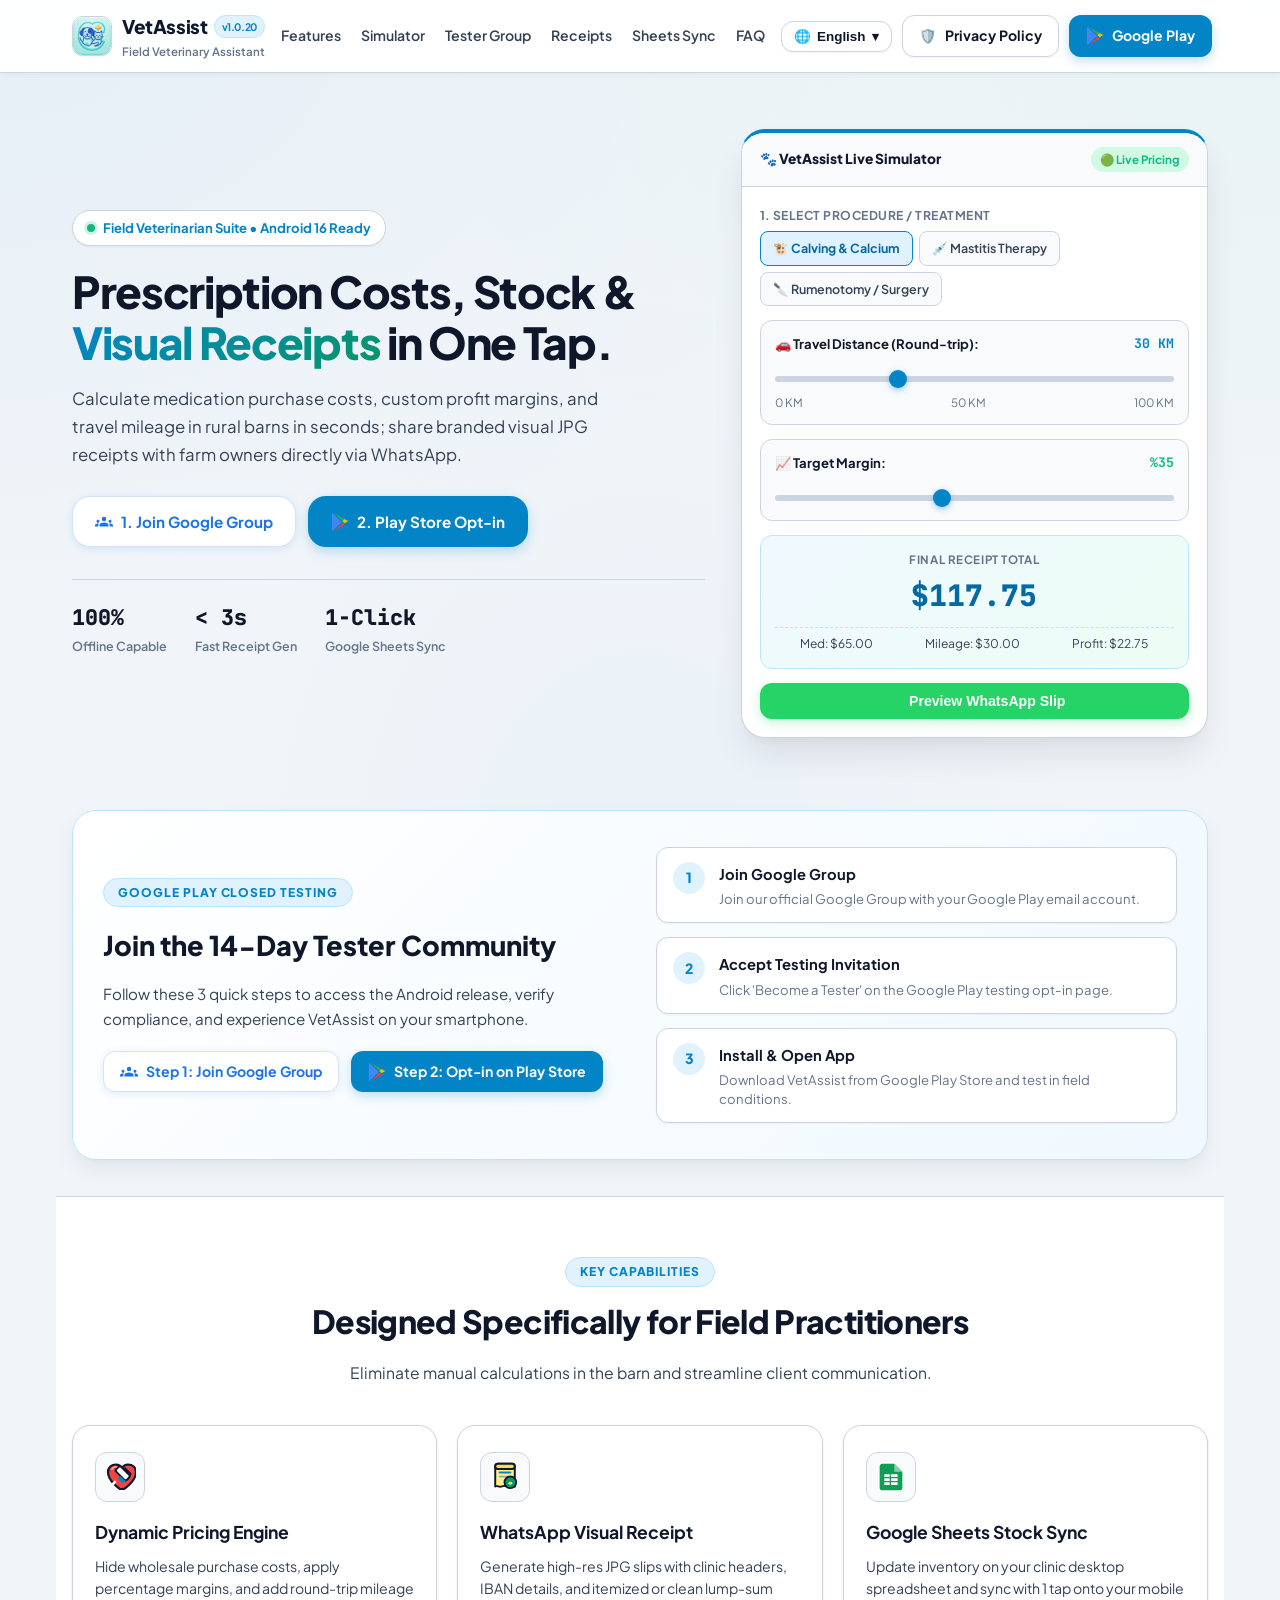
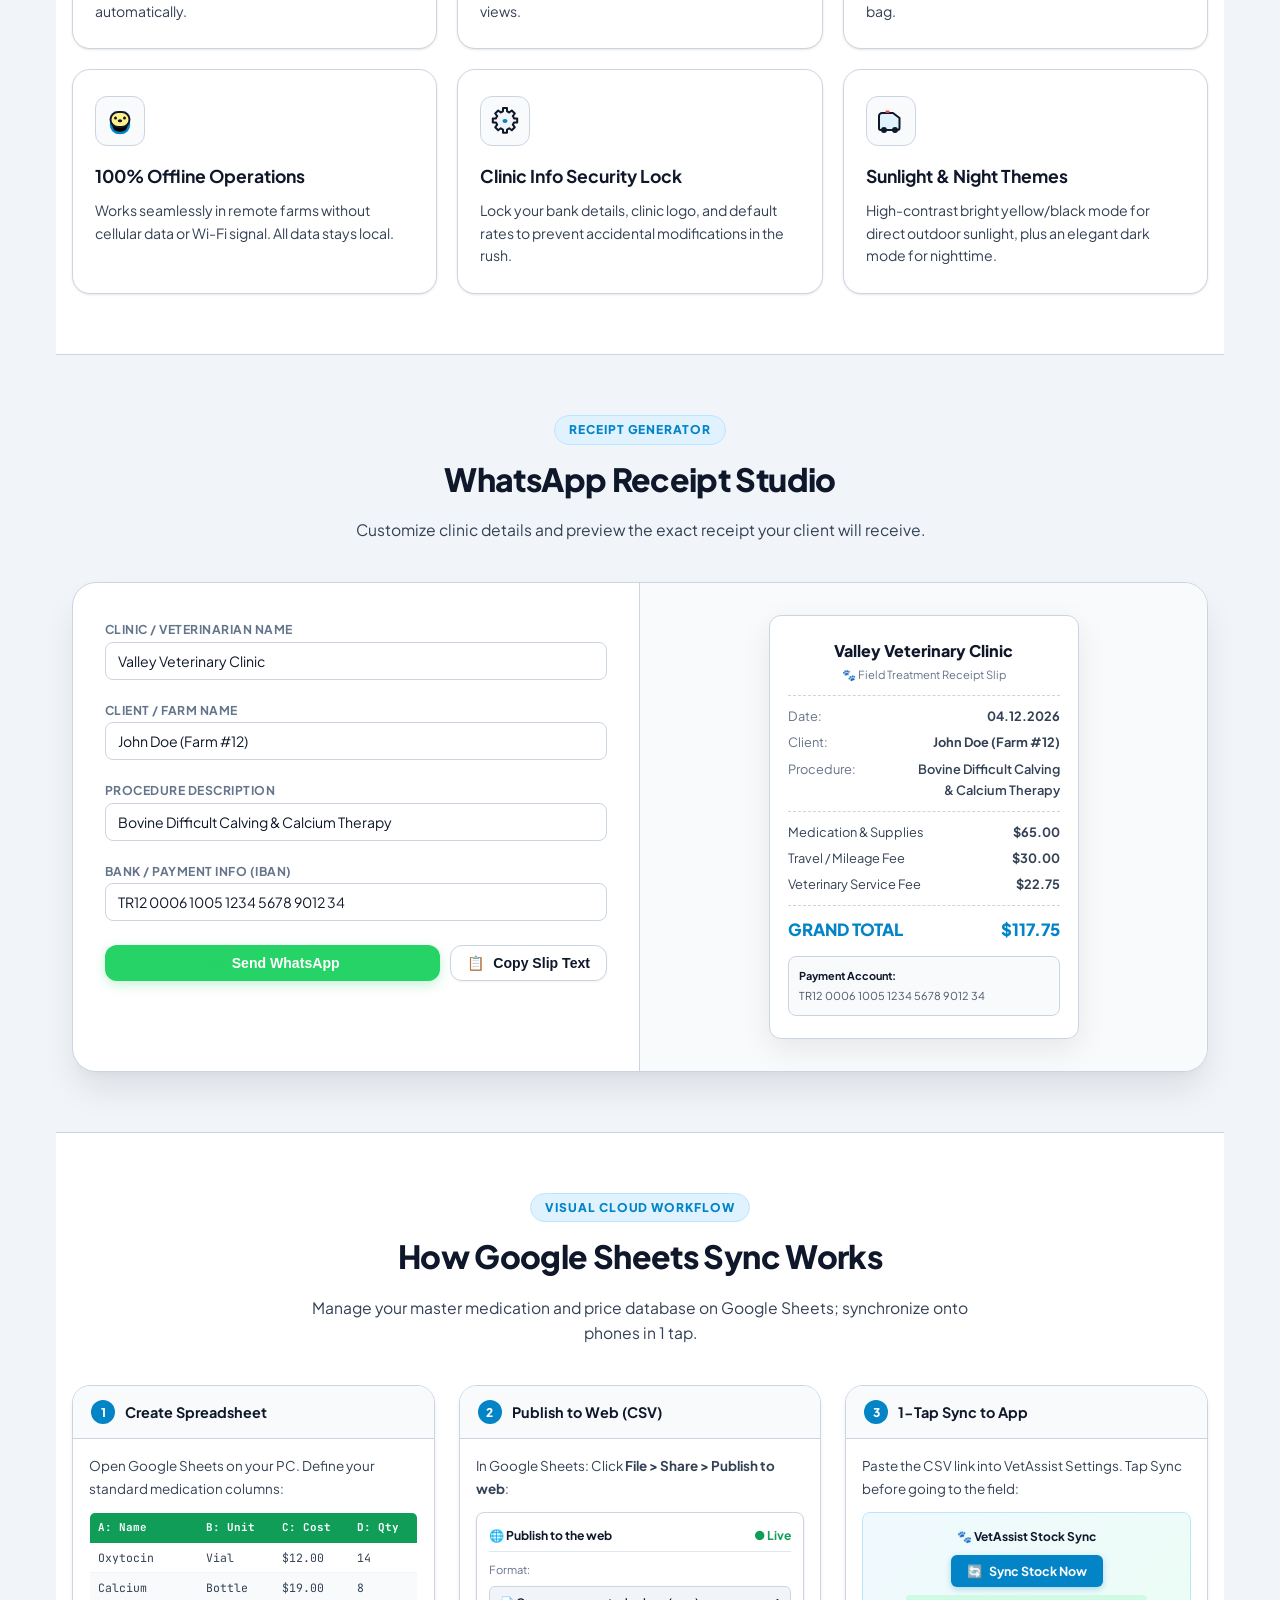
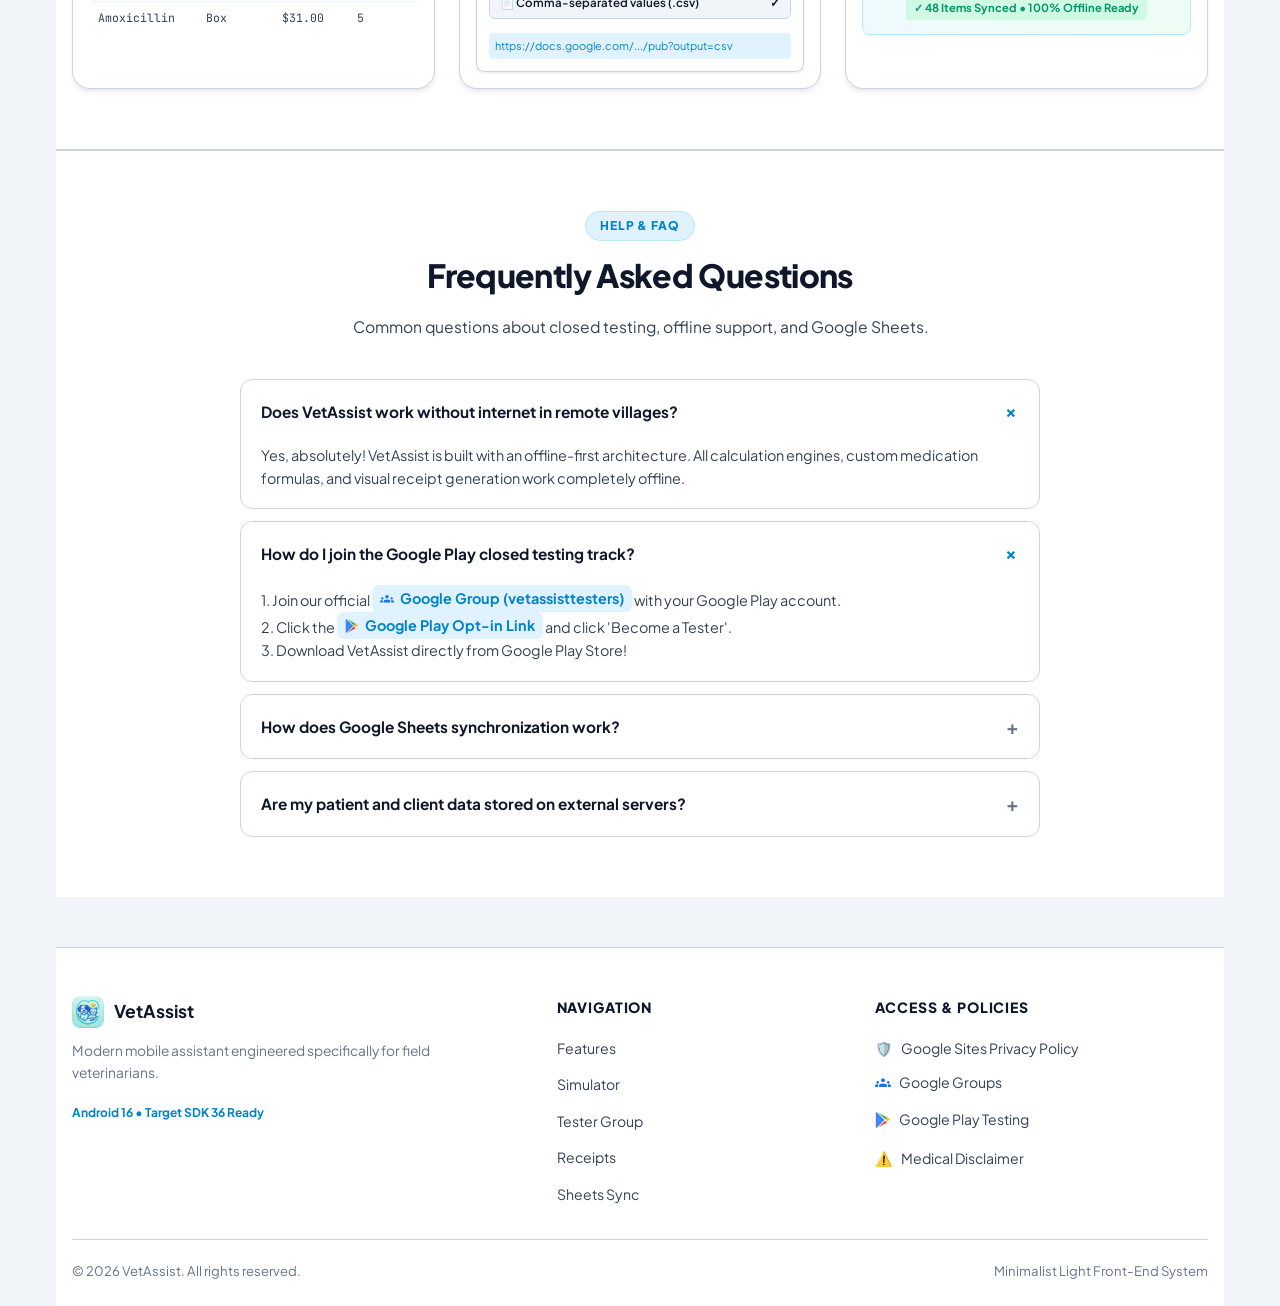
<file: docs/index.html>
<!DOCTYPE html>
<html lang="en">
<head>
  <meta charset="UTF-8">
  <meta name="viewport" content="width=device-width, initial-scale=1.0">
  <title>VetAssist — Field Veterinary Assistant | Official Web & Live Demo</title>
  <meta name="description" content="Instant prescription cost calculation, dynamic profit/mileage pricing, clinic stock management and WhatsApp visual receipt slips for field veterinarians.">
  <link rel="icon" type="image/png" href="favicon.png">
  <link rel="preconnect" href="https://fonts.googleapis.com">
  <link rel="preconnect" href="https://fonts.gstatic.com" crossorigin>
  <link href="https://fonts.googleapis.com/css2?family=Plus+Jakarta+Sans:wght@400;500;600;700;800&family=JetBrains+Mono:wght@500;600;700&display=swap" rel="stylesheet">

  <style>
    /* ==========================================================================
       VETASSIST MODERN MINIMALIST LIGHT DESIGN SYSTEM
       ========================================================================== */
    :root {
      --bg-page: #f1f5f9; /* Temiz Açık Gri / Kırık Beyaz Zemin */
      --bg-surface: #ffffff;
      --bg-surface-elevated: #ffffff;
      --bg-surface-subtle: #f8fafc;
      --bg-surface-active: #e2e8f0;
      
      --text-main: #0f172a;
      --text-secondary: #334155;
      --text-muted: #64748b;
      --text-light: #94a3b8;
      
      --primary: #0284c7;
      --primary-hover: #0369a1;
      --primary-subtle: #e0f2fe;
      --primary-border: #bae6fd;
      
      --success: #10b981;
      --success-subtle: #d1fae5;
      --success-hover: #059669;
      
      --warning: #f59e0b;
      --warning-subtle: #fef3c7;
      
      --border-light: #cbd5e1;
      --border-subtle: #e2e8f0;
      --border-focus: #38bdf8;
      
      --shadow-xs: 0 1px 2px 0 rgba(0, 0, 0, 0.05);
      --shadow-sm: 0 1px 3px 0 rgba(0, 0, 0, 0.08), 0 1px 2px -1px rgba(0, 0, 0, 0.08);
      --shadow-md: 0 4px 6px -1px rgba(0, 0, 0, 0.08), 0 2px 4px -2px rgba(0, 0, 0, 0.06);
      --shadow-lg: 0 10px 25px -3px rgba(15, 23, 42, 0.08), 0 4px 6px -4px rgba(15, 23, 42, 0.04);
      --shadow-xl: 0 20px 35px -5px rgba(15, 23, 42, 0.10), 0 8px 10px -6px rgba(15, 23, 42, 0.04);

      --radius-sm: 8px;
      --radius-md: 12px;
      --radius-lg: 18px;
      --radius-xl: 24px;
      --radius-full: 9999px;

      --font-sans: 'Plus Jakarta Sans', -apple-system, BlinkMacSystemFont, 'Segoe UI', Roboto, sans-serif;
      --font-mono: 'JetBrains Mono', monospace;
    }

    *, *::before, *::after {
      box-sizing: border-box;
      margin: 0;
      padding: 0;
    }

    html {
      scroll-behavior: smooth;
      -webkit-font-smoothing: antialiased;
      -moz-osx-font-smoothing: grayscale;
    }

    body {
      font-family: var(--font-sans);
      background-color: var(--bg-page);
      color: var(--text-main);
      line-height: 1.65;
      overflow-x: hidden;
      background-image: 
        radial-gradient(at 0% 0%, rgba(2, 132, 199, 0.05) 0px, transparent 50%),
        radial-gradient(at 100% 0%, rgba(16, 185, 129, 0.04) 0px, transparent 50%),
        radial-gradient(at 50% 100%, rgba(2, 132, 199, 0.03) 0px, transparent 50%);
      background-attachment: fixed;
    }

    /* Layout Structure */
    .main-site-content {
      width: 100%;
      max-width: 1200px;
      min-width: 0;
      margin: 0 auto;
      padding: 0 16px;
    }

    .container {
      width: 100%;
      max-width: 1160px;
      margin: 0 auto;
      padding: 0 12px;
    }

    /* ==========================================================================
       TOP NAVIGATION BAR - SINGLE LINE & BEAUTIFULLY SPACED
       ========================================================================== */
    header.site-header {
      position: sticky;
      top: 0;
      z-index: 1000;
      background: rgba(255, 255, 255, 0.96);
      backdrop-filter: blur(16px);
      -webkit-backdrop-filter: blur(16px);
      border-bottom: 1px solid var(--border-light);
      box-shadow: 0 2px 6px rgba(0, 0, 0, 0.04);
    }

    .nav-inner {
      display: flex;
      justify-content: space-between;
      align-items: center;
      height: 72px;
      gap: 16px;
    }

    .brand-logo {
      display: flex;
      align-items: center;
      gap: 10px;
      text-decoration: none;
      color: var(--text-main);
      flex-shrink: 0;
      white-space: nowrap;
    }

    .brand-logo img {
      width: 40px;
      height: 40px;
      border-radius: 10px;
      box-shadow: var(--shadow-xs);
      border: 1px solid var(--border-light);
    }

    .brand-titles {
      display: flex;
      flex-direction: column;
      white-space: nowrap;
    }

    .brand-name {
      font-size: 1.18rem;
      font-weight: 800;
      letter-spacing: -0.02em;
      color: var(--text-main);
      display: flex;
      align-items: center;
      gap: 6px;
      white-space: nowrap;
    }

    .brand-name span.badge-version {
      font-size: 0.65rem;
      font-weight: 700;
      color: var(--primary);
      background: var(--primary-subtle);
      padding: 2px 7px;
      border-radius: var(--radius-full);
      border: 1px solid var(--primary-border);
      white-space: nowrap;
    }

    .brand-tagline {
      font-size: 0.72rem;
      color: var(--text-muted);
      font-weight: 600;
      white-space: nowrap;
    }

    nav.nav-menu {
      display: flex;
      align-items: center;
      gap: 20px;
      flex-shrink: 0;
    }

    nav.nav-menu a {
      color: var(--text-secondary);
      text-decoration: none;
      font-size: 0.88rem;
      font-weight: 600;
      white-space: nowrap;
      transition: color 0.15s ease;
      padding: 6px 0;
    }

    nav.nav-menu a:hover {
      color: var(--primary);
    }

    .nav-actions {
      display: flex;
      align-items: center;
      gap: 10px;
      flex-shrink: 0;
      white-space: nowrap;
    }

    /* Language Picker Dropdown */
    .lang-dropdown-wrapper {
      position: relative;
      flex-shrink: 0;
    }

    .lang-btn {
      background: var(--bg-surface);
      border: 1px solid var(--border-light);
      padding: 7px 12px;
      border-radius: var(--radius-md);
      font-size: 0.84rem;
      font-weight: 700;
      color: var(--text-main);
      display: inline-flex;
      align-items: center;
      gap: 6px;
      cursor: pointer;
      box-shadow: var(--shadow-xs);
      white-space: nowrap;
      transition: all 0.2s ease;
    }

    .lang-btn:hover {
      background: var(--bg-surface-subtle);
      border-color: #94a3b8;
    }

    .lang-menu {
      position: absolute;
      top: calc(100% + 6px);
      right: 0;
      background: var(--bg-surface);
      border: 1px solid var(--border-light);
      border-radius: var(--radius-md);
      box-shadow: var(--shadow-xl);
      padding: 6px;
      display: none;
      flex-direction: column;
      min-width: 160px;
      z-index: 2000;
    }

    .lang-menu.open {
      display: flex;
      animation: fadeIn 0.15s ease;
    }

    .lang-item {
      padding: 8px 12px;
      font-size: 0.84rem;
      font-weight: 600;
      color: var(--text-secondary);
      border-radius: var(--radius-sm);
      display: flex;
      align-items: center;
      gap: 8px;
      cursor: pointer;
      white-space: nowrap;
      transition: background 0.12s;
    }

    .lang-item:hover, .lang-item.active {
      background: var(--primary-subtle);
      color: var(--primary-hover);
      font-weight: 700;
    }

    /* Buttons */
    .btn {
      display: inline-flex;
      align-items: center;
      justify-content: center;
      gap: 8px;
      padding: 8px 16px;
      font-size: 0.88rem;
      font-weight: 700;
      border-radius: var(--radius-md);
      text-decoration: none;
      cursor: pointer;
      white-space: nowrap;
      flex-shrink: 0;
      transition: all 0.2s cubic-bezier(0.16, 1, 0.3, 1);
      border: 1px solid transparent;
      outline: none;
    }

    .btn svg, .btn img {
      width: 18px;
      height: 18px;
      flex-shrink: 0;
    }

    .btn-lg {
      padding: 12px 22px;
      font-size: 0.95rem;
      border-radius: var(--radius-lg);
    }

    .btn-primary {
      background: var(--primary);
      color: #ffffff;
      box-shadow: 0 4px 12px rgba(2, 132, 199, 0.25);
    }
    .btn-primary:hover {
      background: var(--primary-hover);
      transform: translateY(-2px);
      box-shadow: 0 6px 18px rgba(2, 132, 199, 0.35);
    }

    .btn-outline {
      background: var(--bg-surface);
      color: var(--text-main);
      border: 1px solid var(--border-light);
      box-shadow: var(--shadow-xs);
    }
    .btn-outline:hover {
      background: var(--bg-surface-subtle);
      border-color: #94a3b8;
    }

    .btn-whatsapp {
      background: #25d366;
      color: #ffffff;
      box-shadow: 0 4px 12px rgba(37, 211, 102, 0.25);
    }
    .btn-whatsapp:hover {
      background: #20ba5a;
      transform: translateY(-2px);
      box-shadow: 0 6px 18px rgba(37, 211, 102, 0.35);
    }

    .btn-groups {
      background: #ffffff;
      color: #1a73e8;
      border: 1px solid #d2e3fc;
      box-shadow: 0 2px 8px rgba(26, 115, 232, 0.12);
    }
    .btn-groups:hover {
      background: #f8fafd;
      border-color: #aecbfa;
      transform: translateY(-2px);
      box-shadow: 0 4px 14px rgba(26, 115, 232, 0.2);
    }

    /* Hero Section */
    .hero-section {
      padding: 56px 0 36px;
    }

    .hero-grid {
      display: grid;
      grid-template-columns: 1.15fr 0.85fr;
      gap: 36px;
      align-items: center;
    }

    .pill-badge {
      display: inline-flex;
      align-items: center;
      gap: 8px;
      padding: 6px 14px;
      background: #ffffff;
      border: 1px solid var(--border-light);
      border-radius: var(--radius-full);
      font-size: 0.82rem;
      font-weight: 700;
      color: var(--primary);
      margin-bottom: 20px;
      box-shadow: var(--shadow-xs);
    }

    .pill-badge .dot {
      width: 8px;
      height: 8px;
      background: var(--success);
      border-radius: 50%;
      box-shadow: 0 0 0 3px rgba(16, 185, 129, 0.2);
    }

    .hero-title {
      font-size: 2.75rem;
      font-weight: 800;
      line-height: 1.15;
      letter-spacing: -0.03em;
      color: var(--text-main);
      margin-bottom: 18px;
    }

    .hero-title .gradient-text {
      background: linear-gradient(135deg, #0284c7 0%, #059669 100%);
      -webkit-background-clip: text;
      -webkit-text-fill-color: transparent;
    }

    .hero-desc {
      font-size: 1.05rem;
      color: var(--text-secondary);
      line-height: 1.65;
      margin-bottom: 28px;
      max-width: 560px;
    }

    .hero-buttons {
      display: flex;
      flex-wrap: wrap;
      gap: 12px;
      margin-bottom: 32px;
    }

    .hero-stats {
      display: flex;
      gap: 28px;
      padding-top: 20px;
      border-top: 1px solid var(--border-light);
    }

    .stat-item {
      display: flex;
      flex-direction: column;
    }

    .stat-value {
      font-size: 1.35rem;
      font-weight: 800;
      color: var(--text-main);
      font-family: var(--font-mono);
    }

    .stat-label {
      font-size: 0.78rem;
      color: var(--text-muted);
      font-weight: 600;
    }

    /* Live Simulator Card */
    .simulator-card {
      background: var(--bg-surface);
      border: 1px solid var(--border-light);
      border-radius: var(--radius-xl);
      box-shadow: var(--shadow-xl);
      overflow: hidden;
      border-top: 4px solid var(--primary);
    }

    .sim-header {
      padding: 14px 18px;
      background: #f8fafc;
      border-bottom: 1px solid var(--border-light);
      display: flex;
      justify-content: space-between;
      align-items: center;
    }

    .sim-header-title {
      font-size: 0.86rem;
      font-weight: 800;
      color: var(--text-main);
      display: flex;
      align-items: center;
      gap: 8px;
    }

    .sim-status {
      font-size: 0.72rem;
      font-weight: 700;
      color: var(--success);
      background: var(--success-subtle);
      padding: 3px 9px;
      border-radius: var(--radius-full);
    }

    .sim-body {
      padding: 18px;
      display: flex;
      flex-direction: column;
      gap: 14px;
    }

    .sim-select-group {
      display: flex;
      flex-direction: column;
      gap: 6px;
    }

    .sim-label {
      font-size: 0.76rem;
      font-weight: 700;
      color: var(--text-muted);
      text-transform: uppercase;
      letter-spacing: 0.04em;
    }

    .sim-chips {
      display: flex;
      flex-wrap: wrap;
      gap: 6px;
    }

    .sim-chip {
      background: var(--bg-surface-subtle);
      border: 1px solid var(--border-light);
      padding: 6px 12px;
      border-radius: var(--radius-sm);
      font-size: 0.78rem;
      font-weight: 600;
      color: var(--text-secondary);
      cursor: pointer;
      transition: all 0.18s ease;
      user-select: none;
    }

    .sim-chip.active {
      background: var(--primary-subtle);
      border-color: var(--primary);
      color: var(--primary-hover);
      font-weight: 700;
    }

    .sim-slider-box {
      background: var(--bg-surface-subtle);
      border-radius: var(--radius-md);
      padding: 12px 14px;
      border: 1px solid var(--border-light);
    }

    .sim-slider-header {
      display: flex;
      justify-content: space-between;
      align-items: center;
      font-size: 0.82rem;
      font-weight: 700;
      color: var(--text-main);
      margin-bottom: 8px;
    }

    .sim-range {
      width: 100%;
      height: 6px;
      background: #cbd5e1;
      border-radius: 4px;
      outline: none;
      -webkit-appearance: none;
    }

    .sim-range::-webkit-slider-thumb {
      -webkit-appearance: none;
      width: 18px;
      height: 18px;
      border-radius: 50%;
      background: var(--primary);
      cursor: pointer;
      box-shadow: 0 2px 6px rgba(2, 132, 199, 0.4);
    }

    .sim-total-card {
      background: linear-gradient(135deg, #f0f9ff 0%, #ecfdf5 100%);
      border: 1px solid #bae6fd;
      border-radius: var(--radius-md);
      padding: 14px;
      text-align: center;
    }

    .sim-total-title {
      font-size: 0.72rem;
      font-weight: 700;
      color: var(--text-muted);
      letter-spacing: 0.05em;
    }

    .sim-total-amount {
      font-size: 1.85rem;
      font-weight: 800;
      color: var(--primary-hover);
      font-family: var(--font-mono);
      margin: 3px 0 6px;
    }

    .sim-breakdown-mini {
      font-size: 0.75rem;
      color: var(--text-secondary);
      display: flex;
      justify-content: space-around;
      border-top: 1px dashed #bae6fd;
      padding-top: 6px;
    }

    /* Testing & Download Highlight Section */
    .testing-banner-box {
      background: linear-gradient(135deg, #ffffff 0%, #f0f9ff 100%);
      border: 1px solid #bae6fd;
      border-radius: var(--radius-xl);
      padding: 36px 30px;
      box-shadow: var(--shadow-lg);
      margin: 36px 0;
    }

    .testing-grid {
      display: grid;
      grid-template-columns: 1fr 1fr;
      gap: 32px;
      align-items: center;
    }

    .testing-steps-list {
      display: flex;
      flex-direction: column;
      gap: 14px;
    }

    .t-step {
      display: flex;
      gap: 14px;
      align-items: flex-start;
      background: #ffffff;
      padding: 14px 16px;
      border-radius: var(--radius-md);
      border: 1px solid var(--border-light);
      box-shadow: var(--shadow-xs);
    }

    .t-num {
      width: 32px;
      height: 32px;
      background: var(--primary-subtle);
      color: var(--primary);
      border-radius: 50%;
      display: flex;
      align-items: center;
      justify-content: center;
      font-weight: 800;
      font-size: 0.88rem;
      flex-shrink: 0;
    }

    .t-info h4 {
      font-size: 0.92rem;
      font-weight: 700;
      color: var(--text-main);
      margin-bottom: 3px;
    }

    .t-info p {
      font-size: 0.82rem;
      color: var(--text-muted);
      line-height: 1.45;
    }

    /* Sections */
    .section-wrap {
      padding: 60px 0;
    }

    .section-header {
      text-align: center;
      max-width: 680px;
      margin: 0 auto 40px;
    }

    .section-badge {
      display: inline-block;
      font-size: 0.75rem;
      font-weight: 800;
      text-transform: uppercase;
      letter-spacing: 0.08em;
      color: var(--primary);
      margin-bottom: 8px;
      background: var(--primary-subtle);
      padding: 4px 14px;
      border-radius: var(--radius-full);
      border: 1px solid var(--primary-border);
    }

    .section-title {
      font-size: 2rem;
      font-weight: 800;
      letter-spacing: -0.02em;
      color: var(--text-main);
      margin-bottom: 12px;
    }

    .section-desc {
      font-size: 0.98rem;
      color: var(--text-secondary);
      line-height: 1.6;
    }

    /* Feature Grid */
    .feature-grid {
      display: grid;
      grid-template-columns: repeat(3, 1fr);
      gap: 20px;
    }

    .feature-card {
      background: var(--bg-surface);
      border: 1px solid var(--border-light);
      border-radius: var(--radius-lg);
      padding: 26px 22px;
      box-shadow: var(--shadow-sm);
      transition: all 0.25s cubic-bezier(0.16, 1, 0.3, 1);
      display: flex;
      flex-direction: column;
    }

    .feature-card:hover {
      transform: translateY(-4px);
      box-shadow: var(--shadow-lg);
      border-color: #94a3b8;
    }

    .feature-icon-box {
      width: 50px;
      height: 50px;
      border-radius: var(--radius-md);
      background: var(--bg-surface-subtle);
      border: 1px solid var(--border-light);
      display: flex;
      align-items: center;
      justify-content: center;
      margin-bottom: 16px;
    }

    .feature-icon-box svg {
      width: 32px;
      height: 32px;
    }

    .feature-card h3 {
      font-size: 1.1rem;
      font-weight: 700;
      color: var(--text-main);
      margin-bottom: 8px;
    }

    .feature-card p {
      font-size: 0.88rem;
      color: var(--text-secondary);
      line-height: 1.6;
    }

    /* Visual Google Sheets Workflow Step Cards */
    .sheets-visual-grid {
      display: grid;
      grid-template-columns: repeat(3, 1fr);
      gap: 24px;
      margin-top: 24px;
    }

    .sheet-step-card {
      background: var(--bg-surface);
      border: 1px solid var(--border-light);
      border-radius: var(--radius-lg);
      overflow: hidden;
      box-shadow: var(--shadow-md);
      display: flex;
      flex-direction: column;
      transition: transform 0.2s, box-shadow 0.2s;
    }

    .sheet-step-card:hover {
      transform: translateY(-4px);
      box-shadow: var(--shadow-lg);
      border-color: #bae6fd;
    }

    .sheet-step-header {
      padding: 14px 18px;
      background: #f8fafc;
      border-bottom: 1px solid var(--border-light);
      display: flex;
      align-items: center;
      gap: 10px;
    }

    .step-badge {
      background: #0284c7;
      color: white;
      font-size: 0.75rem;
      font-weight: 800;
      width: 24px;
      height: 24px;
      border-radius: 50%;
      display: flex;
      align-items: center;
      justify-content: center;
    }

    .sheet-step-title {
      font-size: 0.9rem;
      font-weight: 700;
      color: var(--text-main);
    }

    .sheet-step-body {
      padding: 16px;
      flex: 1;
      display: flex;
      flex-direction: column;
      gap: 12px;
    }

    /* Mockup Visual Components */
    .mock-sheets-table {
      width: 100%;
      border-collapse: collapse;
      font-size: 0.72rem;
      font-family: var(--font-mono);
      background: #ffffff;
      border: 1px solid #cbd5e1;
      border-radius: 6px;
      overflow: hidden;
    }

    .mock-sheets-table th {
      background: #0f9d58;
      color: #ffffff;
      padding: 6px 8px;
      text-align: left;
      font-weight: 700;
      font-size: 0.68rem;
    }

    .mock-sheets-table td {
      padding: 5px 8px;
      border-bottom: 1px solid #f1f5f9;
      color: #334155;
    }

    .mock-sheets-table tr:nth-child(even) {
      background: #f8fafc;
    }

    .mock-publish-dialog {
      background: #ffffff;
      border: 1px solid #cbd5e1;
      border-radius: 8px;
      padding: 12px;
      box-shadow: var(--shadow-sm);
      display: flex;
      flex-direction: column;
      gap: 8px;
    }

    .mock-dialog-header {
      font-size: 0.76rem;
      font-weight: 700;
      color: #0f172a;
      display: flex;
      justify-content: space-between;
      border-bottom: 1px solid #e2e8f0;
      padding-bottom: 6px;
    }

    .mock-csv-select {
      background: #f1f5f9;
      border: 1px solid #cbd5e1;
      padding: 6px 10px;
      border-radius: 6px;
      font-size: 0.72rem;
      font-weight: 600;
      color: #0f172a;
      display: flex;
      justify-content: space-between;
      align-items: center;
    }

    .mock-app-sync-card {
      background: linear-gradient(135deg, #f0f9ff 0%, #ecfdf5 100%);
      border: 1px solid #bae6fd;
      border-radius: 8px;
      padding: 14px;
      display: flex;
      flex-direction: column;
      align-items: center;
      gap: 8px;
      text-align: center;
    }

    .mock-sync-btn {
      background: #0284c7;
      color: #ffffff;
      font-size: 0.78rem;
      font-weight: 700;
      padding: 6px 16px;
      border-radius: 6px;
      display: flex;
      align-items: center;
      gap: 6px;
      box-shadow: 0 2px 6px rgba(2, 132, 199, 0.3);
    }

    .mock-success-tag {
      font-size: 0.7rem;
      font-weight: 700;
      color: #059669;
      background: #d1fae5;
      padding: 3px 8px;
      border-radius: 4px;
    }

    /* Studio & Slips */
    .receipt-studio {
      background: var(--bg-surface);
      border: 1px solid var(--border-light);
      border-radius: var(--radius-xl);
      box-shadow: var(--shadow-xl);
      overflow: hidden;
      display: grid;
      grid-template-columns: 1fr 1fr;
      margin-top: 24px;
    }

    .studio-controls {
      padding: 32px;
      border-right: 1px solid var(--border-light);
      display: flex;
      flex-direction: column;
      gap: 16px;
    }

    .studio-preview {
      padding: 32px;
      background: #f8fafc;
      display: flex;
      flex-direction: column;
      align-items: center;
      justify-content: center;
    }

    .input-field {
      width: 100%;
      padding: 9px 12px;
      border: 1px solid var(--border-light);
      border-radius: var(--radius-sm);
      font-family: var(--font-sans);
      font-size: 0.88rem;
      color: var(--text-main);
      background: var(--bg-surface);
      outline: none;
      transition: border-color 0.2s;
    }

    .input-field:focus {
      border-color: var(--primary);
    }

    .receipt-slip {
      width: 310px;
      background: #ffffff;
      border-radius: 12px;
      border: 1px solid #cbd5e1;
      box-shadow: 0 10px 30px rgba(0, 0, 0, 0.08);
      padding: 22px 18px;
      font-family: 'Plus Jakarta Sans', sans-serif;
      position: relative;
    }

    .slip-clinic-name {
      font-size: 1rem;
      font-weight: 800;
      color: #0f172a;
      text-align: center;
    }

    .slip-sub {
      font-size: 0.7rem;
      color: #64748b;
      text-align: center;
      margin-bottom: 12px;
    }

    .slip-divider {
      border-top: 1px dashed #cbd5e1;
      margin: 10px 0;
    }

    .slip-row {
      display: flex;
      justify-content: space-between;
      font-size: 0.8rem;
      color: #334155;
      margin-bottom: 5px;
    }

    .slip-row.total-row {
      font-size: 1.05rem;
      font-weight: 800;
      color: #0284c7;
      margin-top: 8px;
    }

    /* FAQ List */
    .faq-list {
      max-width: 800px;
      margin: 0 auto;
      display: flex;
      flex-direction: column;
      gap: 12px;
    }

    .faq-item {
      background: var(--bg-surface);
      border: 1px solid var(--border-light);
      border-radius: var(--radius-md);
      overflow: hidden;
      transition: all 0.2s ease;
    }

    .faq-question {
      padding: 16px 20px;
      font-size: 0.96rem;
      font-weight: 700;
      color: var(--text-main);
      cursor: pointer;
      display: flex;
      justify-content: space-between;
      align-items: center;
      user-select: none;
    }

    .faq-icon {
      font-size: 1.2rem;
      color: var(--text-muted);
      transition: transform 0.2s ease;
    }

    .faq-answer {
      display: none;
      padding: 0 20px 18px;
      font-size: 0.9rem;
      color: var(--text-secondary);
      line-height: 1.6;
    }

    .faq-item.open .faq-answer {
      display: block;
    }

    .faq-item.open .faq-icon {
      transform: rotate(45deg);
      color: var(--primary);
    }

    .faq-link-badge {
      display: inline-flex;
      align-items: center;
      gap: 6px;
      background: #e0f2fe;
      color: #0284c7;
      padding: 2px 8px;
      border-radius: 6px;
      font-weight: 700;
      text-decoration: none;
    }

    .faq-link-badge svg {
      width: 14px;
      height: 14px;
    }

    /* Clean Functional Footer */
    footer.site-footer {
      background: var(--bg-surface);
      border-top: 1px solid var(--border-light);
      padding: 48px 0 24px;
      margin-top: 50px;
    }

    .footer-grid-clean {
      display: grid;
      grid-template-columns: 1.6fr 1fr 1.2fr;
      gap: 40px;
      margin-bottom: 32px;
    }

    .footer-col h4 {
      font-size: 0.88rem;
      font-weight: 800;
      color: var(--text-main);
      text-transform: uppercase;
      letter-spacing: 0.06em;
      margin-bottom: 16px;
    }

    .footer-links {
      list-style: none;
      display: flex;
      flex-direction: column;
      gap: 10px;
    }

    .footer-links a {
      color: var(--text-secondary);
      text-decoration: none;
      font-size: 0.88rem;
      transition: color 0.2s;
      display: inline-flex;
      align-items: center;
      gap: 8px;
    }

    .footer-links a:hover {
      color: var(--primary);
    }

    .footer-bottom {
      border-top: 1px solid var(--border-light);
      padding-top: 20px;
      display: flex;
      justify-content: space-between;
      align-items: center;
      font-size: 0.82rem;
      color: var(--text-muted);
      flex-wrap: wrap;
      gap: 10px;
    }

    /* Modal */
    .modal-overlay {
      position: fixed;
      inset: 0;
      background: rgba(15, 23, 42, 0.6);
      backdrop-filter: blur(4px);
      z-index: 9999;
      display: none;
      align-items: center;
      justify-content: center;
      padding: 20px;
    }

    .modal-overlay.active {
      display: flex;
    }

    .modal-box {
      background: var(--bg-surface);
      border-radius: var(--radius-xl);
      max-width: 740px;
      width: 100%;
      max-height: 85vh;
      overflow-y: auto;
      padding: 34px;
      box-shadow: var(--shadow-xl);
      position: relative;
    }

    .modal-close {
      position: absolute;
      top: 18px;
      right: 18px;
      background: var(--bg-surface-subtle);
      border: 1px solid var(--border-light);
      width: 32px;
      height: 32px;
      border-radius: 50%;
      display: flex;
      align-items: center;
      justify-content: center;
      cursor: pointer;
      font-weight: 700;
    }

    @keyframes fadeIn {
      from { opacity: 0; transform: translateY(4px); }
      to { opacity: 1; transform: translateY(0); }
    }

    /* Responsive Queries */
    @media (max-width: 1080px) {
      nav.nav-menu { display: none; }
    }

    @media (max-width: 860px) {
      .hero-grid { grid-template-columns: 1fr; }
      .feature-grid { grid-template-columns: 1fr; }
      .sheets-visual-grid { grid-template-columns: 1fr; }
      .receipt-studio { grid-template-columns: 1fr; }
      .studio-controls { border-right: none; border-bottom: 1px solid var(--border-light); }
      .testing-grid { grid-template-columns: 1fr; }
      .footer-grid-clean { grid-template-columns: 1fr; }
      .hero-title { font-size: 2.1rem; }
    }
  </style>
</head>
<body>

  <!-- ==========================================================================
       SVG GLOBAL DEFINITIONS: AUTHENTIC BRAND & IN-APP VET VECTOR ICONS
       ========================================================================== -->
  <svg style="display:none;" xmlns="http://www.w3.org/2000/svg">
    
    <!-- 1. Google Play Official 4-Color Vector Icon -->
    <symbol id="icon-googleplay" viewBox="0 0 512 512">
      <path fill="#4285F4" d="M47 0C34 6.8 25.3 19.2 25.3 35.3v441.3c0 16.1 8.7 28.5 21.7 35.3l256.6-256L47 0z"/>
      <path fill="#34A853" d="M325.3 234.3L104.6 13l280.8 161.2-60.1 59.1z"/>
      <path fill="#FBBC04" d="M479.5 228.6l-94.1-54.4-60.1 59.1 60.1 59.1 94.1-54.4c17.6-10.2 17.6-26.9 0-37.1z"/>
      <path fill="#EA4335" d="M325.3 277.7l60.1 59.1L104.6 499l220.7-221.3z"/>
    </symbol>

    <!-- 2. WhatsApp Official Green Vector Icon -->
    <symbol id="icon-whatsapp" viewBox="0 0 24 24">
      <path fill="#25D366" d="M12.04 2c-5.46 0-9.91 4.45-9.91 9.91 0 1.75.46 3.45 1.32 4.95L2.05 22l5.25-1.38c1.45.79 3.08 1.21 4.74 1.21 5.46 0 9.91-4.45 9.91-9.91 0-2.65-1.03-5.14-2.9-7.01A9.816 9.816 0 0 0 12.04 2m.01 1.67c2.2 0 4.26.86 5.82 2.42a8.225 8.225 0 0 1 2.41 5.83c0 4.54-3.7 8.24-8.24 8.24-1.48 0-2.93-.4-4.2-1.15l-.3-.18-3.12.82.83-3.04-.2-.31a8.196 8.196 0 0 1-1.26-4.38c0-4.54 3.7-8.24 8.24-8.24m4.52 11.66c-.25-.12-1.47-.72-1.7-.81-.23-.08-.39-.12-.56.12-.17.25-.64.81-.79.97-.14.17-.29.19-.54.06-.25-.12-1.05-.39-2-1.23-.74-.66-1.24-1.47-1.39-1.72-.14-.25-.02-.38.11-.51.11-.11.25-.29.37-.43.12-.14.17-.25.25-.41.08-.17.04-.31-.02-.43s-.56-1.34-.76-1.84c-.2-.48-.41-.42-.56-.43h-.48c-.17 0-.43.06-.66.31-.22.25-.87.85-.87 2.07s.89 2.4 1.01 2.57c.12.17 1.75 2.67 4.23 3.74.59.26 1.05.41 1.41.53.59.19 1.13.16 1.56.1.48-.07 1.47-.6 1.67-1.18.21-.58.21-1.07.15-1.18-.06-.11-.23-.17-.48-.3z"/>
    </symbol>

    <!-- 3. Google Groups Official Blue Vector Icon -->
    <symbol id="icon-groups" viewBox="0 0 24 24">
      <path fill="#1A73E8" d="M12 12.75c1.63 0 3.07.39 4.24.9c1.08.48 1.76 1.56 1.76 2.73V18H6v-1.61c0-1.18.68-2.26 1.76-2.74c1.17-.52 2.61-.9 4.24-.9M4 13c1.1 0 2-.9 2-2s-.9-2-2-2s-2 .9-2 2s.9 2 2 2m1.13 1.1c-.37-.06-.74-.1-1.13-.1c-.99 0-1.93.21-2.78.58A2.01 2.01 0 0 0 0 16.43V18h4.5v-1.61c0-.83.23-1.61.63-2.29M20 13c1.1 0 2-.9 2-2s-.9-2-2-2s-2 .9-2 2s.9 2 2 2m2.78 1.58c-.85-.37-1.79-.58-2.78-.58c-.39 0-.76.04-1.13.1c.4.68.63 1.46.63 2.29V18H24v-1.57c0-.81-.48-1.53-1.22-1.85M12 11a3 3 0 1 0 0-6a3 3 0 0 0 0 6"/>
    </symbol>

    <!-- 4. Google Sheets Official Green Doc & Grid Icon -->
    <symbol id="icon-sheets" viewBox="0 0 48 48">
      <path fill="#0F9D58" d="M29 4H11c-2.2 0-4 1.8-4 4v32c0 2.2 1.8 4 4 4h26c2.2 0 4-1.8 4-4V16L29 4z"/>
      <path fill="#87CEAC" d="M29 4v12h12L29 4z"/>
      <path fill="#ffffff" d="M14 20h20v4H14zm0 6h20v4H14zm0 6h20v4H14z"/>
      <path fill="#0F9D58" d="M22 20h2v16h-2z"/>
    </symbol>

    <!-- 5. In-App Pet & Vet Custom SVGs (from web/icons.js) -->
    <symbol id="icon-treatment-mode" viewBox="0 0 32 32">
      <path d="M16 28C16 28 4 20.5 4 11C4 6.5 7.5 3.5 12 3.5C14.5 3.5 16.8 5 18 7C19.2 5 21.5 3.5 24 3.5C28.5 3.5 32 6.5 32 11C32 20.5 20 28 20 28H16Z" fill="#ef4444" stroke="#0f172a" stroke-width="2.2" stroke-linejoin="round"/>
      <path d="M8 8C9.5 6 12 5.5 13.5 6.5" stroke="#fca5a5" stroke-width="2" stroke-linecap="round"/>
      <path d="M7 25L11 21" stroke="#ffffff" stroke-width="2.6" stroke-linecap="round"/>
      <rect x="11" y="9.5" width="7" height="15" rx="2" transform="rotate(-45 11 9.5)" fill="#ffffff" stroke="#0f172a" stroke-width="2"/>
      <path d="M14 17.5L16.5 15L21.5 20L19 22.5Z" fill="#0284c7"/>
      <path d="M21 7.5L26.5 13" stroke="#0f172a" stroke-width="2.4" stroke-linecap="round"/>
    </symbol>

    <symbol id="icon-receipt-seal" viewBox="0 0 36 36">
      <path d="M7 6C7 4.3 8.3 3 10 3H26C27.7 3 29 4.3 29 6V29C29 29 27.5 28 26 28C24.5 28 23 29 21.5 29C20 29 18.5 28 17 28C15.5 28 14 29 12.5 29C11 29 9.5 28 8 28C7.4 28 7 28.3 7 28.8V6Z" fill="#fef08a" stroke="#0f172a" stroke-width="2.2" stroke-linejoin="round"/>
      <path d="M7 6C7 4.3 8.3 3 10 3H26C27.7 3 29 4.3 29 6C29 7.7 27.7 9 26 9H10C8.3 9 7 7.7 7 6Z" fill="#fde047" stroke="#0f172a" stroke-width="2.2" stroke-linejoin="round"/>
      <line x1="12" y1="13" x2="24" y2="13" stroke="#0284c7" stroke-width="2.4" stroke-linecap="round"/>
      <line x1="12" y1="17.5" x2="20" y2="17.5" stroke="#94a3b8" stroke-width="2" stroke-linecap="round"/>
      <circle cx="24" cy="24" r="6.5" fill="#10b981" stroke="#0f172a" stroke-width="2.2"/>
      <circle cx="24" cy="24" r="5" fill="#059669"/>
      <ellipse cx="24" cy="25" rx="2.2" ry="1.6" fill="#fde047"/>
    </symbol>

    <symbol id="icon-kit-bone" viewBox="0 0 32 32">
      <path d="M11 6.5C10.2 6.5 9.5 5.8 9.5 5C9.5 4.2 10.2 3.5 11 3.5C11.5 3.5 12 3.8 12.3 4.2H19.7C20 3.8 20.5 3.5 21 3.5C21.8 3.5 22.5 4.2 22.5 5C22.5 5.8 21.8 6.5 21 6.5" fill="#fde047" stroke="#0f172a" stroke-width="2" stroke-linejoin="round"/>
      <rect x="4.5" y="8.5" width="23" height="19" rx="4" fill="#a7f3d0" stroke="#0f172a" stroke-width="2"/>
      <rect x="14" y="13.5" width="4" height="9" rx="1" fill="#10b981"/>
      <rect x="11.5" y="16" width="9" height="4" rx="1" fill="#10b981"/>
    </symbol>

    <symbol id="icon-dog-stethoscope" viewBox="0 0 32 32">
      <path d="M7 19C7 25 11 28 16 28C21 28 25 25 25 19" stroke="#0284c7" stroke-width="2.4" stroke-linecap="round"/>
      <rect x="6.5" y="7" width="19" height="15" rx="7.5" fill="#fef08a" stroke="#0f172a" stroke-width="2"/>
      <circle cx="11.5" cy="13" r="1.5" fill="#0f172a"/>
      <circle cx="20.5" cy="13" r="1.5" fill="#0f172a"/>
      <ellipse cx="16" cy="15.8" rx="2.2" ry="1.5" fill="#0f172a"/>
    </symbol>

    <symbol id="icon-gear-paw" viewBox="0 0 32 32">
      <path d="M14 3H18V6.2C18.8 6.5 19.5 7 20.2 7.5L22.8 5.5L25.8 8.5L23.8 11.2C24.3 11.8 24.7 12.6 25 13.4H28.2V17.4H25C24.7 18.2 24.3 19 23.8 19.6L25.8 22.3L22.8 25.3L20.2 23.3C19.5 23.8 18.8 24.3 18 24.6V27.8H14V24.6C13.2 24.3 12.5 23.8 11.8 23.3L9.2 25.3L6.2 22.3L8.2 19.6C7.7 19 7.3 18.2 7 17.4H3.8V13.4H7C7.3 12.6 7.7 11.8 8.2 11.2L6.2 8.5L9.2 5.5L11.8 7.5C12.5 7 13.2 6.5 14 6.2V3Z" fill="#f1f5f9" stroke="#0f172a" stroke-width="2" stroke-linejoin="round"/>
      <ellipse cx="16" cy="16" rx="2.5" ry="2" fill="#0284c7"/>
    </symbol>

    <symbol id="icon-vet-van" viewBox="0 0 32 32">
      <path d="M4 11C4 9.5 5.5 8 7 8H18L24.5 13V23C24.5 24 23.5 25 22.5 25H5.5C4.5 25 4 24 4 23V11Z" fill="#e0f2fe" stroke="#0f172a" stroke-width="2" stroke-linejoin="round"/>
      <rect x="10.5" y="5.5" width="4" height="2.5" rx="1" fill="#ef4444"/>
      <circle cx="9" cy="25" r="3" fill="#0f172a"/>
      <circle cx="20" cy="25" r="3" fill="#0f172a"/>
    </symbol>
  </svg>

  <!-- ==========================================================================
       STICKY NAVIGATION BAR - 100% SINGLE LINE, NO CRAMPED WRAPPING
       ========================================================================== -->
  <header class="site-header">
    <div class="container">
      <div class="nav-inner">
        
        <!-- Brand Logo -->
        <a href="#" class="brand-logo">
          <img src="icon-192.png" alt="VetAssist Logo">
          <div class="brand-titles">
            <span class="brand-name">VetAssist <span class="badge-version">v1.0.20</span></span>
            <span class="brand-tagline" data-i18n="app_tagline">Field Veterinary Assistant</span>
          </div>
        </a>

        <!-- Main Navigation Links -->
        <nav class="nav-menu">
          <a href="#features" data-i18n="nav_features">Features</a>
          <a href="#live-calculator" data-i18n="nav_simulator">Simulator</a>
          <a href="#testing-zone" data-i18n="nav_join_test">Tester Group</a>
          <a href="#receipt-studio" data-i18n="nav_receipt">Receipts</a>
          <a href="#sheets-sync" data-i18n="nav_sheets">Sheets Sync</a>
          <a href="#faq" data-i18n="nav_faq">FAQ</a>
        </nav>

        <!-- Action Items (Language, Privacy Policy, Google Play) -->
        <div class="nav-actions">
          
          <!-- Language Selector -->
          <div class="lang-dropdown-wrapper">
            <button class="lang-btn" onclick="toggleLangMenu()" id="current-lang-btn">
              <span>🌐</span> <span id="current-lang-label">English</span> ▾
            </button>
            <div class="lang-menu" id="lang-dropdown-menu">
              <div class="lang-item active" onclick="setLanguage('en')">🇬🇧 English</div>
              <div class="lang-item" onclick="setLanguage('tr')">🇹🇷 Türkçe</div>
              <div class="lang-item" onclick="setLanguage('de')">🇩🇪 Deutsch</div>
              <div class="lang-item" onclick="setLanguage('es')">🇪🇸 Español</div>
              <div class="lang-item" onclick="setLanguage('pt')">🇧🇷 Português</div>
              <div class="lang-item" onclick="setLanguage('ja')">🇯🇵 日本語</div>
              <div class="lang-item" onclick="setLanguage('ko')">🇰🇷 한국어</div>
              <div class="lang-item" onclick="setLanguage('hi')">🇮🇳 हिन्दी</div>
              <div class="lang-item" onclick="setLanguage('zh')">🇨🇳 中文</div>
            </div>
          </div>

          <!-- Official Google Sites Privacy Policy Link -->
          <a href="https://sites.google.com/d/17dYGaGlT2j_FXkCMffl7jOLWJkx5dJpY/p/1_l2H7LDnRSEo8GApEAaIWjhrmNAns9P_/edit" target="_blank" rel="noopener noreferrer" class="btn btn-outline" title="Official Google Sites Privacy Policy">
            <span>🛡️</span> <span data-i18n="priv_policy">Privacy Policy</span>
          </a>

          <!-- Official Google Play Store Opt-in Link -->
          <a href="https://play.google.com/apps/testing/com.VetAssistv1" target="_blank" class="btn btn-primary" title="Google Play Store Testing">
            <svg><use href="#icon-googleplay"/></svg>
            <span data-i18n="btn_play_test">Google Play</span>
          </a>

        </div>
      </div>
    </div>
  </header>

  <!-- Main Content Container -->
  <main class="main-site-content">

    <!-- Hero Section -->
    <section class="hero-section">
      <div class="container">
        <div class="hero-grid">
          <div class="hero-content">
            <div class="pill-badge">
              <span class="dot"></span>
              <span data-i18n="hero_badge">Field Veterinarian Suite • Android 16 Ready</span>
            </div>

            <h1 class="hero-title" data-i18n="hero_title">
              Prescription Costs, Stock & <span class="gradient-text">Visual Receipts</span> in One Tap.
            </h1>

            <p class="hero-desc" data-i18n="hero_desc">
              Calculate medication purchase costs, custom profit margins, and travel mileage in rural barns in seconds; share branded visual JPG receipts with farm owners directly via WhatsApp.
            </p>

            <!-- Only Official Google Group & Play Store Testing Buttons -->
            <div class="hero-buttons">
              <a href="https://groups.google.com/g/vetassisttesters" target="_blank" class="btn btn-groups btn-lg">
                <svg><use href="#icon-groups"/></svg>
                <span data-i18n="btn_hero_group">1. Join Google Group</span>
              </a>
              <a href="https://play.google.com/apps/testing/com.VetAssistv1" target="_blank" class="btn btn-primary btn-lg">
                <svg><use href="#icon-googleplay"/></svg>
                <span data-i18n="btn_hero_play">2. Play Store Opt-in</span>
              </a>
            </div>

            <div class="hero-stats">
              <div class="stat-item">
                <span class="stat-value">100%</span>
                <span class="stat-label" data-i18n="stat_offline">Offline Capable</span>
              </div>
              <div class="stat-item">
                <span class="stat-value">&lt; 3s</span>
                <span class="stat-label" data-i18n="stat_speed">Fast Receipt Gen</span>
              </div>
              <div class="stat-item">
                <span class="stat-value">1-Click</span>
                <span class="stat-label" data-i18n="stat_sync">Google Sheets Sync</span>
              </div>
            </div>
          </div>

          <!-- Live Phone Simulator Widget -->
          <div class="simulator-card" id="live-calculator">
            <div class="sim-header">
              <span class="sim-header-title">🐾 VetAssist Live Simulator</span>
              <span class="sim-status" data-i18n="sim_status_badge">🟢 Live Pricing</span>
            </div>
            
            <div class="sim-body">
              <!-- Treatment Selector -->
              <div class="sim-select-group">
                <span class="sim-label" data-i18n="sim_select_title">1. Select Procedure / Treatment</span>
                <div class="sim-chips">
                  <div class="sim-chip active" onclick="selectSimTreatment('dogum', this)" data-i18n="sim_opt_calving">🐮 Calving & Calcium</div>
                  <div class="sim-chip" onclick="selectSimTreatment('mastitis', this)" data-i18n="sim_opt_mastitis">💉 Mastitis Therapy</div>
                  <div class="sim-chip" onclick="selectSimTreatment('operasyon', this)" data-i18n="sim_opt_surgery">🔪 Rumenotomy / Surgery</div>
                </div>
              </div>

              <!-- KM Distance Slider -->
              <div class="sim-slider-box">
                <div class="sim-slider-header">
                  <span data-i18n="sim_distance_label">🚗 Travel Distance (Round-trip):</span>
                  <span id="km-display" style="color:var(--primary); font-family:var(--font-mono);">30 KM</span>
                </div>
                <input type="range" min="0" max="100" value="30" class="sim-range" id="km-slider" oninput="updateSimCalculations()">
                <div style="display:flex; justify-content:space-between; font-size:0.72rem; color:var(--text-muted); margin-top:4px;">
                  <span>0 KM</span>
                  <span>50 KM</span>
                  <span>100 KM</span>
                </div>
              </div>

              <!-- Margin Slider -->
              <div class="sim-slider-box">
                <div class="sim-slider-header">
                  <span data-i18n="sim_margin_label">📈 Target Margin:</span>
                  <span id="margin-display" style="color:#10b981; font-family:var(--font-mono);">%35</span>
                </div>
                <input type="range" min="10" max="70" value="35" class="sim-range" id="margin-slider" oninput="updateSimCalculations()">
              </div>

              <!-- Calculated Total -->
              <div class="sim-total-card">
                <div class="sim-total-title" data-i18n="sim_total_title">FINAL RECEIPT TOTAL</div>
                <div class="sim-total-amount" id="sim-grand-total">$118.50</div>
                <div class="sim-breakdown-mini">
                  <span id="sim-med-cost">Med: $65.00</span>
                  <span id="sim-km-cost">Mileage: $30.00</span>
                  <span id="sim-margin-gain">Profit: $23.50</span>
                </div>
              </div>

              <button class="btn btn-whatsapp" style="width:100%;" onclick="openStudioFromSim()">
                <svg><use href="#icon-whatsapp"/></svg>
                <span data-i18n="btn_preview_wa">Preview WhatsApp Slip</span>
              </button>
            </div>
          </div>
        </div>
      </div>
    </section>

    <!-- Google Closed Testing & Download Step-by-Step Zone -->
    <section class="container" id="testing-zone">
      <div class="testing-banner-box">
        <div class="testing-grid">
          <div>
            <span class="section-badge" data-i18n="test_badge">Google Play Closed Testing</span>
            <h3 style="font-size:1.7rem; font-weight:800; margin:8px 0 14px; color:var(--text-main);" data-i18n="test_title">
              Join the 14-Day Tester Community
            </h3>
            <p style="font-size:0.95rem; color:var(--text-secondary); line-height:1.6; margin-bottom:20px;" data-i18n="test_desc">
              Follow these 3 quick steps to access the Android release, verify compliance, and experience VetAssist on your smartphone.
            </p>
            <div style="display:flex; flex-wrap:wrap; gap:12px;">
              <a href="https://groups.google.com/g/vetassisttesters" target="_blank" class="btn btn-groups">
                <svg><use href="#icon-groups"/></svg>
                <span data-i18n="btn_step1_group">Step 1: Join Google Group</span>
              </a>
              <a href="https://play.google.com/apps/testing/com.VetAssistv1" target="_blank" class="btn btn-primary">
                <svg><use href="#icon-googleplay"/></svg>
                <span data-i18n="btn_step2_optin">Step 2: Opt-in on Play Store</span>
              </a>
            </div>
          </div>

          <div class="testing-steps-list">
            <div class="t-step">
              <div class="t-num">1</div>
              <div class="t-info">
                <h4 data-i18n="t_step1_title">Join Google Group</h4>
                <p data-i18n="t_step1_desc">Join our official Google Group with your Google Play email account.</p>
              </div>
            </div>

            <div class="t-step">
              <div class="t-num">2</div>
              <div class="t-info">
                <h4 data-i18n="t_step2_title">Accept Testing Invitation</h4>
                <p data-i18n="t_step2_desc">Click 'Become a Tester' on the Google Play testing opt-in page.</p>
              </div>
            </div>

            <div class="t-step">
              <div class="t-num">3</div>
              <div class="t-info">
                <h4 data-i18n="t_step3_title">Install & Open App</h4>
                <p data-i18n="t_step3_desc">Download VetAssist from Google Play Store and test in field conditions.</p>
              </div>
            </div>
          </div>
        </div>
      </div>
    </section>

    <!-- Features Section -->
    <section class="section-wrap" id="features" style="background:#ffffff; border-top:1px solid var(--border-light); border-bottom:1px solid var(--border-light);">
      <div class="container">
        <div class="section-header">
          <span class="section-badge" data-i18n="feat_badge">Key Capabilities</span>
          <h2 class="section-title" data-i18n="feat_section_title">Designed Specifically for Field Practitioners</h2>
          <p class="section-desc" data-i18n="feat_section_desc">Eliminate manual calculations in the barn and streamline client communication.</p>
        </div>

        <div class="feature-grid">
          <div class="feature-card">
            <div class="feature-icon-box">
              <svg><use href="#icon-treatment-mode"/></svg>
            </div>
            <h3 data-i18n="feat1_title">Dynamic Pricing Engine</h3>
            <p data-i18n="feat1_desc">Hide wholesale purchase costs, apply percentage margins, and add round-trip mileage automatically.</p>
          </div>

          <div class="feature-card">
            <div class="feature-icon-box">
              <svg><use href="#icon-receipt-seal"/></svg>
            </div>
            <h3 data-i18n="feat2_title">WhatsApp Visual Receipt</h3>
            <p data-i18n="feat2_desc">Generate high-res JPG slips with clinic headers, IBAN details, and itemized or clean lump-sum views.</p>
          </div>

          <div class="feature-card">
            <div class="feature-icon-box">
              <svg><use href="#icon-sheets"/></svg>
            </div>
            <h3 data-i18n="feat3_title">Google Sheets Stock Sync</h3>
            <p data-i18n="feat3_desc">Update inventory on your clinic desktop spreadsheet and sync with 1 tap onto your mobile bag.</p>
          </div>

          <div class="feature-card">
            <div class="feature-icon-box">
              <svg><use href="#icon-dog-stethoscope"/></svg>
            </div>
            <h3 data-i18n="feat4_title">100% Offline Operations</h3>
            <p data-i18n="feat4_desc">Works seamlessly in remote farms without cellular data or Wi-Fi signal. All data stays local.</p>
          </div>

          <div class="feature-card">
            <div class="feature-icon-box">
              <svg><use href="#icon-gear-paw"/></svg>
            </div>
            <h3 data-i18n="feat5_title">Clinic Info Security Lock</h3>
            <p data-i18n="feat5_desc">Lock your bank details, clinic logo, and default rates to prevent accidental modifications in the rush.</p>
          </div>

          <div class="feature-card">
            <div class="feature-icon-box">
              <svg><use href="#icon-vet-van"/></svg>
            </div>
            <h3 data-i18n="feat6_title">Sunlight & Night Themes</h3>
            <p data-i18n="feat6_desc">High-contrast bright yellow/black mode for direct outdoor sunlight, plus an elegant dark mode for nighttime.</p>
          </div>
        </div>
      </div>
    </section>

    <!-- WhatsApp Receipt Interactive Studio -->
    <section class="section-wrap" id="receipt-studio">
      <div class="container">
        <div class="section-header">
          <span class="section-badge" data-i18n="studio_badge">Receipt Generator</span>
          <h2 class="section-title" data-i18n="studio_title">WhatsApp Receipt Studio</h2>
          <p class="section-desc" data-i18n="studio_desc">Customize clinic details and preview the exact receipt your client will receive.</p>
        </div>

        <div class="receipt-studio">
          <div class="studio-controls">
            <div>
              <label class="sim-label" data-i18n="lbl_clinic_name">Clinic / Veterinarian Name</label>
              <input type="text" id="slip-input-clinic" class="input-field" value="Valley Veterinary Clinic" oninput="updateReceiptSlip()">
            </div>

            <div>
              <label class="sim-label" data-i18n="lbl_client_name">Client / Farm Name</label>
              <input type="text" id="slip-input-client" class="input-field" value="John Doe (Farm #12)" oninput="updateReceiptSlip()">
            </div>

            <div>
              <label class="sim-label" data-i18n="lbl_treatment_desc">Procedure Description</label>
              <input type="text" id="slip-input-desc" class="input-field" value="Bovine Difficult Calving & Calcium Therapy" oninput="updateReceiptSlip()">
            </div>

            <div>
              <label class="sim-label" data-i18n="lbl_iban">Bank / Payment Info (IBAN)</label>
              <input type="text" id="slip-input-iban" class="input-field" value="TR12 0006 1005 1234 5678 9012 34" oninput="updateReceiptSlip()">
            </div>

            <div style="display:flex; gap:10px; margin-top:8px;">
              <button class="btn btn-whatsapp" style="flex:1;" onclick="alert('Demo: On mobile, this sends a branded visual JPG slip directly to WhatsApp!')">
                <svg><use href="#icon-whatsapp"/></svg>
                <span data-i18n="btn_send_wa">Send WhatsApp</span>
              </button>
              <button class="btn btn-outline" onclick="copySlipText()">
                <span>📋</span> <span data-i18n="btn_copy_text">Copy Slip Text</span>
              </button>
            </div>
          </div>

          <div class="studio-preview">
            <div class="receipt-slip" id="live-receipt-slip">
              <div class="slip-clinic-name" id="preview-clinic">Valley Veterinary Clinic</div>
              <div class="slip-sub" data-i18n="slip_subtitle">🐾 Field Treatment Receipt Slip</div>
              
              <div class="slip-divider"></div>

              <div class="slip-row">
                <span style="color:#64748b;" data-i18n="slip_date">Date:</span>
                <strong id="preview-date">05.09.2026</strong>
              </div>
              <div class="slip-row">
                <span style="color:#64748b;" data-i18n="slip_client">Client:</span>
                <strong id="preview-client">John Doe</strong>
              </div>
              <div class="slip-row">
                <span style="color:#64748b;" data-i18n="slip_procedure">Procedure:</span>
                <span id="preview-desc" style="font-weight:600; text-align:right; max-width:150px;">Calving Protocol</span>
              </div>

              <div class="slip-divider"></div>

              <div class="slip-row">
                <span data-i18n="slip_medication">Medication & Supplies</span>
                <strong id="preview-med">$65.00</strong>
              </div>
              <div class="slip-row">
                <span data-i18n="slip_mileage">Travel / Mileage Fee</span>
                <strong id="preview-km">$30.00</strong>
              </div>
              <div class="slip-row">
                <span data-i18n="slip_service">Veterinary Service Fee</span>
                <strong id="preview-serv">$23.50</strong>
              </div>

              <div class="slip-divider"></div>

              <div class="slip-row total-row">
                <span data-i18n="slip_total">GRAND TOTAL</span>
                <span id="preview-total">$118.50</span>
              </div>

              <div style="margin-top:12px; padding:10px; background:#f8fafc; border-radius:8px; border:1px solid #cbd5e1; font-size:0.68rem; color:#475569; word-break:break-all;">
                <strong style="color:#0f172a; display:block; margin-bottom:2px;" data-i18n="slip_bank_label">Payment Account:</strong>
                <span id="preview-iban">TR12 0006 1005 1234 5678 9012 34</span>
              </div>
            </div>
          </div>
        </div>
      </div>
    </section>

    <!-- Google Sheets Visual Workflow Section -->
    <section class="section-wrap" id="sheets-sync" style="background:#ffffff; border-top:1px solid var(--border-light); border-bottom:1px solid var(--border-light);">
      <div class="container">
        <div class="section-header">
          <span class="section-badge" data-i18n="sheets_badge">Visual Cloud Workflow</span>
          <h2 class="section-title" data-i18n="sheets_title">How Google Sheets Sync Works</h2>
          <p class="section-desc" data-i18n="sheets_desc">Manage your master medication and price database on Google Sheets; synchronize onto phones in 1 tap.</p>
        </div>

        <!-- 3-Step Visual Infographic Mockup Grid -->
        <div class="sheets-visual-grid">
          
          <!-- Visual Step 1 -->
          <div class="sheet-step-card">
            <div class="sheet-step-header">
              <div class="step-badge">1</div>
              <div class="sheet-step-title" data-i18n="sh_vis1_title">Create Spreadsheet</div>
            </div>
            <div class="sheet-step-body">
              <p style="font-size:0.84rem; color:var(--text-secondary);" data-i18n="sh_vis1_desc">
                Open Google Sheets on your PC. Define your standard medication columns:
              </p>
              <table class="mock-sheets-table">
                <thead>
                  <tr>
                    <th>A: Name</th>
                    <th>B: Unit</th>
                    <th>C: Cost</th>
                    <th>D: Qty</th>
                  </tr>
                </thead>
                <tbody>
                  <tr>
                    <td>Oxytocin</td>
                    <td>Vial</td>
                    <td>$12.00</td>
                    <td>14</td>
                  </tr>
                  <tr>
                    <td>Calcium</td>
                    <td>Bottle</td>
                    <td>$19.00</td>
                    <td>8</td>
                  </tr>
                  <tr>
                    <td>Amoxicillin</td>
                    <td>Box</td>
                    <td>$31.00</td>
                    <td>5</td>
                  </tr>
                </tbody>
              </table>
            </div>
          </div>

          <!-- Visual Step 2 -->
          <div class="sheet-step-card">
            <div class="sheet-step-header">
              <div class="step-badge">2</div>
              <div class="sheet-step-title" data-i18n="sh_vis2_title">Publish to Web (CSV)</div>
            </div>
            <div class="sheet-step-body">
              <p style="font-size:0.84rem; color:var(--text-secondary);" data-i18n="sh_vis2_desc">
                In Google Sheets: Click <strong>File &gt; Share &gt; Publish to web</strong>:
              </p>
              <div class="mock-publish-dialog">
                <div class="mock-dialog-header">
                  <span>🌐 Publish to the web</span>
                  <span style="color:#0f9d58;">● Live</span>
                </div>
                <div style="font-size:0.7rem; color:#64748b;">Format:</div>
                <div class="mock-csv-select">
                  <span>📄 Comma-separated values (.csv)</span>
                  <span>✓</span>
                </div>
                <div style="font-size:0.68rem; color:#0284c7; background:#e0f2fe; padding:4px 6px; border-radius:4px; word-break:break-all; margin-top:6px;">
                  https://docs.google.com/.../pub?output=csv
                </div>
              </div>
            </div>
          </div>

          <!-- Visual Step 3 -->
          <div class="sheet-step-card">
            <div class="sheet-step-header">
              <div class="step-badge">3</div>
              <div class="sheet-step-title" data-i18n="sh_vis3_title">1-Tap Sync to App</div>
            </div>
            <div class="sheet-step-body">
              <p style="font-size:0.84rem; color:var(--text-secondary);" data-i18n="sh_vis3_desc">
                Paste the CSV link into VetAssist Settings. Tap Sync before going to the field:
              </p>
              <div class="mock-app-sync-card">
                <div style="font-size:0.75rem; font-weight:700; color:#0f172a;">🐾 VetAssist Stock Sync</div>
                <div class="mock-sync-btn">
                  <span>🔄</span> <span data-i18n="btn_sync_now">Sync Stock Now</span>
                </div>
                <span class="mock-success-tag" data-i18n="sync_success_tag">✓ 48 Items Synced • 100% Offline Ready</span>
              </div>
            </div>
          </div>

        </div>
      </div>
    </section>

    <!-- FAQ Section with Clickable Action Links -->
    <section class="section-wrap" id="faq" style="background:#ffffff; border-top:1px solid var(--border-light);">
      <div class="container">
        <div class="section-header">
          <span class="section-badge" data-i18n="faq_badge">Help & FAQ</span>
          <h2 class="section-title" data-i18n="faq_title">Frequently Asked Questions</h2>
          <p class="section-desc" data-i18n="faq_desc">Common questions about closed testing, offline support, and Google Sheets.</p>
        </div>

        <div class="faq-list">
          <div class="faq-item open">
            <div class="faq-question" onclick="toggleFaq(this)">
              <span data-i18n="faq1_q">Does VetAssist work without internet in remote villages?</span>
              <span class="faq-icon">+</span>
            </div>
            <div class="faq-answer" data-i18n="faq1_a">
              Yes, absolutely! VetAssist is built with an offline-first architecture. All calculation engines, custom medication formulas, and visual receipt generation work completely offline.
            </div>
          </div>

          <!-- FAQ Question 2 with Clickable Links -->
          <div class="faq-item open">
            <div class="faq-question" onclick="toggleFaq(this)">
              <span data-i18n="faq2_q">How do I join the Google Play closed testing track?</span>
              <span class="faq-icon">+</span>
            </div>
            <div class="faq-answer" data-i18n="faq2_a">
              1. Join our official <a href="https://groups.google.com/g/vetassisttesters" target="_blank" class="faq-link-badge"><svg><use href="#icon-groups"/></svg> Google Group (vetassisttesters)</a> with your Google Play account.<br>
              2. Click the <a href="https://play.google.com/apps/testing/com.VetAssistv1" target="_blank" class="faq-link-badge"><svg><use href="#icon-googleplay"/></svg> Google Play Opt-in Link</a> and click 'Become a Tester'.<br>
              3. Download VetAssist directly from Google Play Store!
            </div>
          </div>

          <div class="faq-item">
            <div class="faq-question" onclick="toggleFaq(this)">
              <span data-i18n="faq3_q">How does Google Sheets synchronization work?</span>
              <span class="faq-icon">+</span>
            </div>
            <div class="faq-answer" data-i18n="faq3_a">
              Publish your Google Sheet as a public CSV link and paste it into the VetAssist Settings. Tapping 'Sync Stock' instantly refreshes all prices and stock counts.
            </div>
          </div>

          <div class="faq-item">
            <div class="faq-question" onclick="toggleFaq(this)">
              <span data-i18n="faq4_q">Are my patient and client data stored on external servers?</span>
              <span class="faq-icon">+</span>
            </div>
            <div class="faq-answer" data-i18n="faq4_a">
              No. All records, treatment logs, and prices reside exclusively inside your device's local storage for complete medical privacy.
            </div>
          </div>
        </div>
      </div>
    </section>

    <!-- Clean, Functional Footer -->
    <footer class="site-footer">
      <div class="container">
        <div class="footer-grid-clean">
          <!-- Col 1: Brand Info -->
          <div class="footer-col">
            <div style="display:flex; align-items:center; gap:10px; margin-bottom:12px;">
              <img src="icon-192.png" alt="Logo" style="width:32px; height:32px; border-radius:8px;">
              <strong style="font-size:1.1rem; color:var(--text-main);">VetAssist</strong>
            </div>
            <p style="font-size:0.86rem; color:var(--text-muted); line-height:1.6; margin-bottom:14px;" data-i18n="footer_bio">
              Modern mobile assistant engineered specifically for field veterinarians.
            </p>
            <span style="font-size:0.75rem; color:var(--primary); font-weight:700;">Android 16 • Target SDK 36 Ready</span>
          </div>

          <!-- Col 2: Navigation -->
          <div class="footer-col">
            <h4 data-i18n="foot_nav">Navigation</h4>
            <ul class="footer-links">
              <li><a href="#features" data-i18n="nav_features">Features</a></li>
              <li><a href="#live-calculator" data-i18n="nav_simulator">Simulator</a></li>
              <li><a href="#testing-zone" data-i18n="nav_join_test">Tester Group</a></li>
              <li><a href="#receipt-studio" data-i18n="nav_receipt">Receipts</a></li>
              <li><a href="#sheets-sync" data-i18n="nav_sheets">Sheets Sync</a></li>
            </ul>
          </div>

          <!-- Col 3: Testing & Official Google Sites Privacy Links -->
          <div class="footer-col">
            <h4 data-i18n="foot_legal">Access & Policies</h4>
            <ul class="footer-links">
              <li>
                <a href="https://sites.google.com/d/17dYGaGlT2j_FXkCMffl7jOLWJkx5dJpY/p/1_l2H7LDnRSEo8GApEAaIWjhrmNAns9P_/edit" target="_blank" rel="noopener noreferrer">
                  <span>🛡️</span> <span data-i18n="priv_policy">Google Sites Privacy Policy</span>
                </a>
              </li>
              <li>
                <a href="https://groups.google.com/g/vetassisttesters" target="_blank" rel="noopener noreferrer">
                  <svg style="width:16px;height:16px;"><use href="#icon-groups"/></svg>
                  <span>Google Groups</span>
                </a>
              </li>
              <li>
                <a href="https://play.google.com/apps/testing/com.VetAssistv1" target="_blank" rel="noopener noreferrer">
                  <svg style="width:16px;height:16px;"><use href="#icon-googleplay"/></svg>
                  <span>Google Play Testing</span>
                </a>
              </li>
              <li>
                <a href="javascript:void(0)" onclick="openPolicyModal('disclaimer')">
                  <span>⚠️</span> <span data-i18n="med_disclaimer">Medical Disclaimer</span>
                </a>
              </li>
            </ul>
          </div>
        </div>

        <div class="footer-bottom">
          <span>© 2026 VetAssist. All rights reserved.</span>
          <span>Minimalist Light Front-End System</span>
        </div>
      </div>
    </footer>
  </main>

  <!-- Modal for Medical Disclaimer -->
  <div class="modal-overlay" id="policyModal">
    <div class="modal-box">
      <button class="modal-close" onclick="closePolicyModal()">✕</button>
      <div id="modal-content-area"></div>
    </div>
  </div>

  <!-- Multilingual & Interactive Script -->
  <script>
    const translations = {
      en: {
        app_tagline: "Field Veterinary Assistant",
        nav_features: "Features",
        nav_simulator: "Simulator",
        nav_join_test: "Tester Group",
        nav_receipt: "Receipts",
        nav_sheets: "Sheets Sync",
        nav_faq: "FAQ",
        priv_policy: "Privacy Policy",
        btn_play_test: "Google Play",
        hero_badge: "Field Veterinarian Suite • Android 16 Ready",
        hero_title: "Prescription Costs, Stock & <span class='gradient-text'>Visual Receipts</span> in One Tap.",
        hero_desc: "Calculate medication purchase costs, custom profit margins, and travel mileage in rural barns in seconds; share branded visual JPG receipts with farm owners directly via WhatsApp.",
        btn_hero_group: "1. Join Google Group",
        btn_hero_play: "2. Play Store Opt-in",
        stat_offline: "100% Offline",
        stat_speed: "Fast Receipt Gen",
        stat_sync: "Google Sheets Sync",
        sim_header_title: "🐾 VetAssist Live Simulator",
        sim_status_badge: "🟢 Live Pricing",
        sim_select_title: "1. Select Procedure / Treatment",
        sim_opt_calving: "🐮 Calving & Calcium",
        sim_opt_mastitis: "💉 Mastitis Therapy",
        sim_opt_surgery: "🔪 Rumenotomy / Surgery",
        sim_distance_label: "🚗 Travel Distance (Round-trip):",
        sim_margin_label: "📈 Target Margin:",
        sim_total_title: "FINAL RECEIPT TOTAL",
        btn_preview_wa: "Preview WhatsApp Slip",
        test_badge: "Google Play Closed Testing",
        test_title: "Join the 14-Day Tester Community",
        test_desc: "Follow these 3 quick steps to access the Android release, verify compliance, and experience VetAssist on your smartphone.",
        btn_step1_group: "Step 1: Join Google Group",
        btn_step2_optin: "Step 2: Opt-in on Play Store",
        t_step1_title: "Join Google Group",
        t_step1_desc: "Join our official Google Group with your Google Play email account.",
        t_step2_title: "Accept Testing Invitation",
        t_step2_desc: "Click 'Become a Tester' on the Google Play testing opt-in page.",
        t_step3_title: "Install & Open App",
        t_step3_desc: "Download VetAssist from Google Play Store and test in field conditions.",
        feat_badge: "Key Capabilities",
        feat_section_title: "Designed Specifically for Field Practitioners",
        feat_section_desc: "Eliminate manual calculations in the barn and streamline client communication.",
        feat1_title: "Dynamic Pricing Engine",
        feat1_desc: "Hide wholesale purchase costs, apply percentage margins, and add round-trip mileage automatically.",
        feat2_title: "WhatsApp Visual Receipt",
        feat2_desc: "Generate high-res JPG slips with clinic headers, IBAN details, and itemized or clean lump-sum views.",
        feat3_title: "Google Sheets Stock Sync",
        feat3_desc: "Update inventory on your clinic desktop spreadsheet and sync with 1 tap onto your mobile bag.",
        feat4_title: "100% Offline Operations",
        feat4_desc: "Works seamlessly in remote farms without cellular data or Wi-Fi signal. All data stays local.",
        feat5_title: "Clinic Info Security Lock",
        feat5_desc: "Lock your bank details, clinic logo, and default rates to prevent accidental modifications in the rush.",
        feat6_title: "Sunlight & Night Themes",
        feat6_desc: "High-contrast bright yellow/black mode for direct outdoor sunlight, plus an elegant dark mode for nighttime.",
        studio_badge: "Receipt Generator",
        studio_title: "WhatsApp Receipt Studio",
        studio_desc: "Customize clinic details and preview the exact receipt your client will receive.",
        lbl_clinic_name: "Clinic / Veterinarian Name",
        lbl_client_name: "Client / Farm Name",
        lbl_treatment_desc: "Procedure Description",
        lbl_iban: "Bank / Payment Info (IBAN)",
        btn_send_wa: "Send WhatsApp",
        btn_copy_text: "Copy Slip Text",
        slip_subtitle: "🐾 Field Treatment Receipt Slip",
        slip_date: "Date:",
        slip_client: "Client:",
        slip_procedure: "Procedure:",
        slip_medication: "Medication & Supplies",
        slip_mileage: "Travel / Mileage Fee",
        slip_service: "Veterinary Service Fee",
        slip_total: "GRAND TOTAL",
        slip_bank_label: "Payment Account:",
        sheets_badge: "Visual Cloud Workflow",
        sheets_title: "How Google Sheets Sync Works",
        sheets_desc: "Manage your master medication and price database on Google Sheets; synchronize onto phones in 1 tap.",
        sh_vis1_title: "1. Create Spreadsheet",
        sh_vis1_desc: "Open Google Sheets on your PC. Define your standard medication columns (Name, Unit, Cost, Stock):",
        sh_vis2_title: "2. Publish to Web (CSV)",
        sh_vis2_desc: "In Google Sheets: Click File > Share > Publish to web and choose CSV format:",
        sh_vis3_title: "3. 1-Tap Sync to App",
        sh_vis3_desc: "Paste the CSV link into VetAssist Settings. Tap Sync before going to the field:",
        btn_sync_now: "Sync Stock Now",
        sync_success_tag: "✓ 48 Items Synced • 100% Offline Ready",
        faq_badge: "Help & FAQ",
        faq_title: "Frequently Asked Questions",
        faq_desc: "Common questions about closed testing, offline support, and Google Sheets.",
        faq1_q: "Does VetAssist work without internet in remote villages?",
        faq1_a: "Yes, absolutely! VetAssist is built with an offline-first architecture. All calculation engines, custom medication formulas, and visual receipt generation work completely offline.",
        faq2_q: "How do I join the Google Play closed testing track?",
        faq2_a: "1. Join our official Google Group (vetassisttesters) with your Google Play account.<br>2. Click the Google Play Opt-in Link and click 'Become a Tester'.<br>3. Download VetAssist directly from Google Play Store!",
        faq3_q: "How does Google Sheets synchronization work?",
        faq3_a: "Publish your Google Sheet as a public CSV link and paste it into the VetAssist Settings. Tapping 'Sync Stock' instantly refreshes all prices and stock counts.",
        faq4_q: "Are my patient and client data stored on external servers?",
        faq4_a: "No. All records, treatment logs, and prices reside exclusively inside your device's local storage for complete medical privacy.",
        footer_bio: "Modern mobile assistant engineered specifically for field veterinarians.",
        foot_nav: "Navigation",
        foot_legal: "Access & Policies",
        med_disclaimer: "Medical Disclaimer"
      },
      tr: {
        app_tagline: "Saha Veteriner Hekim Asistanı",
        nav_features: "Özellikler",
        nav_simulator: "Simülatör",
        nav_join_test: "Test Grubu",
        nav_receipt: "Adisyon",
        nav_sheets: "E-Tablolar",
        nav_faq: "SSS",
        priv_policy: "Gizlilik Politikası",
        btn_play_test: "Google Play",
        hero_badge: "Saha Veteriner Hekim Paketi • Android 16 Uyumlu",
        hero_title: "Reçete Maliyeti, Stok & <span class='gradient-text'>Görsel Adisyon</span> Tek Dokunuşta.",
        hero_desc: "Ahırda ilaç maliyetini, hedef kâr marjını ve yol/km ücretini saniyeler içinde hesaplayın; WhatsApp üzerinden çiftlik sahibine kurumsal logolu görsel makbuz paylaşın.",
        btn_hero_group: "1. Google Grubuna Katıl",
        btn_hero_play: "2. Play Store İndir",
        stat_offline: "%100 Çevrimdışı",
        stat_speed: "Hızlı Adisyon",
        stat_sync: "E-Tablo Senkronu",
        sim_header_title: "🐾 VetAssist Canlı Simülatör",
        sim_status_badge: "🟢 Canlı Fiyatlama",
        sim_select_title: "1. İşlem / Tedavi Protokolü Seçin",
        sim_opt_calving: "🐮 Güç Doğum & Kalsiyum",
        sim_opt_mastitis: "💉 Mastitis Tedavisi",
        sim_opt_surgery: "🔪 Rumenotomi / Cerrahi",
        sim_distance_label: "🚗 Gidiş-Dönüş Yol Mesafesi:",
        sim_margin_label: "📈 Hedef Kâr Marjı:",
        sim_total_title: "HESAPLANAN TOPLAM ADİSYON",
        btn_preview_wa: "WhatsApp Fişini Önizle",
        test_badge: "Google Play Kapalı Test",
        test_title: "14 Günlük Test Topluluğuna Katılın",
        test_desc: "Android sürümüne erişmek, Google Play gereksinimlerini sağlamak ve VetAssist'i cihazınızda denemek için 3 adımı izleyin.",
        btn_step1_group: "Adım 1: Google Grubuna Katıl",
        btn_step2_optin: "Adım 2: Play Store Onayı Ver",
        t_step1_title: "Google Grubuna Katılın",
        t_step1_desc: "Google Play e-posta hesabınızla resmi test grubumuza üye olun.",
        t_step2_title: "Test Davetini Onaylayın",
        t_step2_desc: "Play Store bağlantısına tıklayarak 'Test Kullanıcısı Ol' butonuna basın.",
        t_step3_title: "Yükleyin & Kullanın",
        t_step3_desc: "Google Play Store'dan VetAssist'i indirip sahada hemen test edin.",
        feat_badge: "Temel Yetenekler",
        feat_section_title: "Saha Hekimlerinin Zorluklarına Özel Geliştirildi",
        feat_section_desc: "Ahırda kafadan hesap yapma devrini bitirin, çiftlik sahibiyle iletişimi hızlandırın.",
        feat1_title: "Dinamik Fiyatlandırma Motoru",
        feat1_desc: "Alış maliyetlerini gizleyin, yüzde kâr ekleyin ve gidiş-dönüş km bedelini otomatik yansıtın.",
        feat2_title: "WhatsApp Görsel Adisyon",
        feat2_desc: "Klinik logolu, IBAN bilgili ve kalem kalem dökümlü yüksek çözünürlüklü JPG fiş üretin.",
        feat3_title: "Google E-Tablolar Entegrasyonu",
        feat3_desc: "Klinikteki Excel/E-Tablonuzda stok güncelleyin; sahadaki çantanıza tek tuşla aktarın.",
        feat4_title: "%100 Çevrimdışı Çalışma",
        feat4_desc: "İnternetin çekmediği en ücra köylerde bile kesintisiz tam fonksiyon çalışır.",
        feat5_title: "Klinik Bilgi Güvenlik Kilidi",
        feat5_desc: "Banka ve klinik ayarlarınızı şifreleyerek sahadaki telaşta bozulmasını önleyin.",
        feat6_title: "Güneş Işığı & Gece Modu",
        feat6_desc: "Doğrudan güneş altında yüksek kontrastlı Sarı/Siyah tema ve gece viziteleri için koyu mod.",
        studio_badge: "Fiş Stüdyosu",
        studio_title: "WhatsApp Adisyon Stüdyosu",
        studio_desc: "Klinik bilgilerinizi girin ve çiftçiye giden görsel adisyonu anlık önizleyin.",
        lbl_clinic_name: "Klinik / Veteriner Hekim Adı",
        lbl_client_name: "Hasta Sahibi / Çiftlik Adı",
        lbl_treatment_desc: "Yapılan Tedavi Açıklaması",
        lbl_iban: "Ödeme Bilgisi (IBAN)",
        btn_send_wa: "WhatsApp İle Gönder",
        btn_copy_text: "Fiş Metnini Kopyala",
        slip_subtitle: "🐾 Saha Tedavi ve Uygulama Adisyonu",
        slip_date: "Tarih:",
        slip_client: "Çiftlik/Sahip:",
        slip_procedure: "İşlem:",
        slip_medication: "Kullanılan İlaç & Sarf",
        slip_mileage: "Yol / Ulaşım Bedeli",
        slip_service: "Hekimlik Hizmet Bedeli",
        slip_total: "GENEL TOPLAM",
        slip_bank_label: "Banka / Havale Hesabı:",
        sheets_badge: "Bulut İş Akışı",
        sheets_title: "Google E-Tablolar Senkronizasyonu",
        sheets_desc: "İlaç listenizi masaüstünde Google E-Tablo üzerinden düzenleyin; tek tuşla telefonunuza çekin.",
        sh_vis1_title: "1. E-Tablonuzu Hazırlayın",
        sh_vis1_desc: "Google Sheets açın. İlaç Adı, Birim, Alış Fiyatı ve Stok kolonlarını doldurun:",
        sh_vis2_title: "2. Web'de Yayınla (CSV)",
        sh_vis2_desc: "Dosya > Paylaş > Web'de Yayınla diyerek CSV formatını seçin ve linki kopyalayın:",
        sh_vis3_title: "3. Uygulamada Senkronize Et",
        sh_vis3_desc: "Linki VetAssist Ayarlarına yapıştırın. Sahaya çıkmadan önce 'Stok Senkronize Et'e basın:",
        btn_sync_now: "Stoğu Senkronize Et",
        sync_success_tag: "✓ 48 İlaç Güncellendi • Çevrimdışı Hazır",
        faq_badge: "Yardım & SSS",
        faq_title: "Sıkça Sorulan Sorular",
        faq_desc: "Kapalı test süreci, çevrimdışı çalışma ve E-Tablolar hakkında merak edilenler.",
        faq1_q: "VetAssist internet olmayan dağ köylerinde çalışır mı?",
        faq1_a: "Evet! VetAssist tamamen çevrimdışı (offline-first) çalışacak şekilde tasarlanmıştır. Hesaplamalar ve görsel fiş üretimi internet olmadan çalışır.",
        faq2_q: "Google Play test grubuna nasıl katılırım?",
        faq2_a: "1. Google Play hesabınızla <a href='https://groups.google.com/g/vetassisttesters' target='_blank' class='faq-link-badge'><svg><use href='#icon-groups'/></svg> Google Grubumuza (vetassisttesters)</a> katılın.<br>2. <a href='https://play.google.com/apps/testing/com.VetAssistv1' target='_blank' class='faq-link-badge'><svg><use href='#icon-googleplay'/></svg> Play Store Davet Linkine</a> tıklayıp 'Test Kullanıcısı Ol' seçeneğini onaylayın.<br>3. VetAssist'i Play Store'dan indirin!",
        faq3_q: "Google E-Tablolar senkronizasyonu nasıl yapılır?",
        faq3_a: "E-tablonuzu CSV olarak webde yayınlayıp linki VetAssist ayarlarına kaydedin. 'Stoğu Senkronize Et' butonu tüm ilaçları tek tıkla günceller.",
        faq4_q: "Hasta ve müşteri verilerim dış sunucularda saklanıyor mu?",
        faq4_a: "Hayır. Tüm hasta kayıtları, loglar ve fiyatlar yalnızca sizin telefonunuzun yerel hafızasında saklanır.",
        footer_bio: "Saha veteriner hekimleri için geliştirilmiş modern mobil asistan.",
        foot_nav: "Menü",
        foot_legal: "Erişim & Politikalar",
        med_disclaimer: "Tıbbi Sorumluluk Reddi"
      },
      de: {
        app_tagline: "Assistent für Großtier- und Nutztierpraxis",
        nav_features: "Funktionen",
        nav_simulator: "Rechner",
        nav_join_test: "Tester-Gruppe",
        nav_receipt: "Belege",
        nav_sheets: "Sheets Sync",
        nav_faq: "FAQ",
        priv_policy: "Datenschutz",
        btn_play_test: "Google Play",
        hero_badge: "Tierarzt-Praxispaket • Android 16 Bereit",
        hero_title: "Rezeptkosten, Bestand & <span class='gradient-text'>Belege</span> mit einem Klick.",
        hero_desc: "Berechnen Sie Einkaufspreise, Margen und Anfahrtskosten im Stall in Sekundenschnelle; teilen Sie professionelle WhatsApp-Belege mit Landwirten.",
        btn_hero_group: "1. Google Gruppe",
        btn_hero_play: "2. Play Store Opt-in",
        stat_offline: "100% Offline",
        stat_speed: "Schnellbelege",
        stat_sync: "Sheets Abgleich",
        sim_header_title: "🐾 VetAssist Live-Rechner",
        sim_status_badge: "🟢 Live-Preise",
        sim_select_title: "1. Behandlungsmethode wählen",
        sim_opt_calving: "🐮 Geburtshilfe & Kalzium",
        sim_opt_mastitis: "💉 Mastitis-Therapie",
        sim_opt_surgery: "🔪 Rumenotomie / OP",
        sim_distance_label: "🚗 Fahrtstrecke (Hin & Rück):",
        sim_margin_label: "📈 Zielmarge:",
        sim_total_title: "GESAMTER RECHNUNGSBETRAG",
        btn_preview_wa: "WhatsApp-Beleg Vorschau",
        test_badge: "Google Play Geschlossener Test",
        test_title: "Treten Sie der 14-Tage-Tester-Community bei",
        test_desc: "Folgen Sie diesen 3 Schritten, um Zugriff auf die Android-Version zu erhalten und VetAssist zu testen.",
        btn_step1_group: "Schritt 1: Google Gruppe beitreten",
        btn_step2_optin: "Schritt 2: Play Store Tester werden",
        t_step1_title: "Google Gruppe beitreten",
        t_step1_desc: "Treten Sie mit Ihrem Google-Konto unserer Tester-Gruppe bei.",
        t_step2_title: "Einladung annehmen",
        t_step2_desc: "Klicken Sie auf 'Tester werden' auf der Play Store-Seite.",
        t_step3_title: "Installieren & Starten",
        t_step3_desc: "Laden Sie VetAssist aus dem Play Store und testen Sie im Feld.",
        feat_badge: "Funktionen",
        feat_section_title: "Speziell für Tierärzte vor Ort entwickelt",
        feat_section_desc: "Schluss mit manuellen Berechnungen im Stall – vereinfachen Sie Ihre Praxis.",
        feat1_title: "Dynamische Preiskalkulation",
        feat1_desc: "Einkaufspreise verbergen, Margen anwenden und Kilometergeld automatisch hinzurechnen.",
        feat2_title: "WhatsApp-Belegbeleg",
        feat2_desc: "Erstellen Sie hochauflösende JPG-Belege mit Klinik-Header und IBAN für WhatsApp.",
        feat3_title: "Google Sheets Synchronisation",
        feat3_desc: "Verwalten Sie Medikamente in Google Tabellen und synchronisieren Sie per Klick.",
        feat4_title: "100% Offline-Betrieb",
        feat4_desc: "Funktioniert auch ohne Mobilfunknetz in abgelegenen Ställen absolut zuverlässig.",
        feat5_title: "Sicherheits-Sperre",
        feat5_desc: "Schützen Sie Praxis- und Bankdaten vor versehentlichen Änderungen.",
        feat6_title: "Sonnenlicht- & Nachtmodus",
        feat6_desc: "Kontrastreicher Gelb/Schwarz-Modus für pralles Sonnenlicht und eleganter Dunkelmodus.",
        studio_badge: "Beleg-Studio",
        studio_title: "WhatsApp Beleg-Studio",
        studio_desc: "Passen Sie die Praxisdaten an und prüfen Sie den Beleg für den Landwirt.",
        lbl_clinic_name: "Praxis / Tierarzt Name",
        lbl_client_name: "Kunde / Betriebsname",
        lbl_treatment_desc: "Behandlungsbeschreibung",
        lbl_iban: "Bankverbindung (IBAN)",
        btn_send_wa: "Per WhatsApp senden",
        btn_copy_text: "Text kopieren",
        slip_subtitle: "🐾 Behandlungsnachweis & Beleg",
        slip_date: "Datum:",
        slip_client: "Kunde:",
        slip_procedure: "Behandlung:",
        slip_medication: "Medikamente & Material",
        slip_mileage: "Fahrtkosten",
        slip_service: "Tierärztliche Gebühr",
        slip_total: "GESAMTBETRAG",
        slip_bank_label: "Zahlungsempfänger:",
        sheets_badge: "Cloud-Ablauf",
        sheets_title: "So funktioniert der Google Sheets Abgleich",
        sheets_desc: "Pflegen Sie Ihre Medikamentendatenbank am PC; synchronisieren Sie per Knopfdruck aufs Handy.",
        sh_vis1_title: "1. Tabelle anlegen",
        sh_vis1_desc: "Google Tabelle öffnen und Spalten Name, Einheit, EK-Preis und Bestand pflegen.",
        sh_vis2_title: "2. Als CSV freigeben",
        sh_vis2_desc: "Datei > Freigeben > Im Web veröffentlichen und CSV-Format wählen.",
        sh_vis3_title: "3. 1-Klick-Synchronisation",
        sh_vis3_desc: "Link in VetAssist einfügen und vor dem Einsatz auf 'Bestand abgleichen' tippen.",
        btn_sync_now: "Bestand abgleichen",
        sync_success_tag: "✓ 48 Artikel synchronisiert • Bereit",
        faq_badge: "FAQ & Hilfe",
        faq_title: "Häufig gestellte Fragen",
        faq_desc: "Wichtige Fragen zu Offline-Nutzung, Google Sheets und Closed Testing.",
        faq1_q: "Funktioniert VetAssist auch ohne Internetempfang im Stall?",
        faq1_a: "Ja, zu 100%! VetAssist ist offline-first gebaut. Alle Rechner und Belege funktionieren ohne Netz.",
        faq2_q: "Wie nehme ich am Google Play Test teil?",
        faq2_a: "Treten Sie der Google Gruppe bei, akzeptieren Sie die Einladung und laden Sie die App aus dem Play Store.",
        faq3_q: "Wie funktioniert die Google Sheets Synchronisation?",
        faq3_a: "Veröffentlichen Sie Ihre Tabelle als CSV und verknüpfen Sie sie in den VetAssist-Einstellungen.",
        faq4_q: "Werden Patientendaten auf externen Servern gespeichert?",
        faq4_a: "Nein. Alle Aufzeichnungen verbleiben ausschließlich lokal auf Ihrem Gerät.",
        footer_bio: "Moderner Praxisassistent für Großtier- und Feld-Tierärzte.",
        foot_nav: "Navigation",
        foot_legal: "Richtlinien",
        med_disclaimer: "Medizinischer Haftungsausschluss"
      },
      es: {
        app_tagline: "Asistente Veterinario de Campo",
        nav_features: "Funciones",
        nav_simulator: "Calculadora",
        nav_join_test: "Grupo Tester",
        nav_receipt: "Recibos",
        nav_sheets: "Sheets Sync",
        nav_faq: "FAQ",
        priv_policy: "Privacidad",
        btn_play_test: "Google Play",
        hero_badge: "Suite Veterinaria • Compatible con Android 16",
        hero_title: "Costes, Inventario y <span class='gradient-text'>Recibos Visuales</span> al Instante.",
        hero_desc: "Calcule costes de medicamentos, márgenes y kilometraje en establos rurales; comparta recibos JPG profesionales por WhatsApp.",
        btn_hero_group: "1. Unirse al Grupo",
        btn_hero_play: "2. Play Store Opt-in",
        stat_offline: "100% Offline",
        stat_speed: "Recibos Rápidos",
        stat_sync: "Sincro Sheets",
        sim_header_title: "🐾 Simulador en Vivo VetAssist",
        sim_status_badge: "🟢 Precios en Vivo",
        sim_select_title: "1. Seleccionar Procedimiento",
        sim_opt_calving: "🐮 Parto Difícil & Calcio",
        sim_opt_mastitis: "💉 Terapia Mastitis",
        sim_opt_surgery: "🔪 Cirugía / Rumenotomía",
        sim_distance_label: "🚗 Distancia de Viaje (Ida y Vuelta):",
        sim_margin_label: "📈 Margen Objetivo:",
        sim_total_title: "TOTAL FINAL DEL RECIBO",
        btn_preview_wa: "Vista Previa WhatsApp",
        test_badge: "Prueba Cerrada de Google Play",
        test_title: "Únete a la Comunidad de Evaluadores",
        test_desc: "Sigue estos 3 pasos para acceder a la versión de Android y probar VetAssist.",
        btn_step1_group: "Paso 1: Unirse al Grupo",
        btn_step2_optin: "Paso 2: Registrarse en Play Store",
        t_step1_title: "Únete al Grupo de Google",
        t_step1_desc: "Ingresa con tu cuenta de Google Play a nuestro grupo oficial.",
        t_step2_title: "Acepta la Invitación",
        t_step2_desc: "Haz clic en 'Convertirse en Evaluador' en Google Play.",
        t_step3_title: "Instala y Prueba",
        t_step3_desc: "Descarga VetAssist desde Google Play Store y úsalo en el campo.",
        feat_badge: "Capacidades Clave",
        feat_section_title: "Diseñado para Veterinarios de Campo",
        feat_section_desc: "Elimine los cálculos manuales en el establo y agilice la comunicación.",
        feat1_title: "Motor de Precios Dinámico",
        feat1_desc: "Oculte costes mayoristas, aplique márgenes y sume kilometraje automáticamente.",
        feat2_title: "Recibos Visuales para WhatsApp",
        feat2_desc: "Genera imágenes JPG de alta calidad con logo de clínica y cuenta bancaria.",
        feat3_title: "Sincronización con Google Sheets",
        feat3_desc: "Actualice su stock en la PC y sincronícelo con un solo toque en el móvil.",
        feat4_title: "Funcionamiento 100% Offline",
        feat4_desc: "Funciona perfectamente en granjas remotas sin cobertura móvil ni Wi-Fi.",
        feat5_title: "Bloqueo de Seguridad de Clínica",
        feat5_desc: "Proteja sus datos bancarios y tarifas predeterminadas de cambios accidentales.",
        feat6_title: "Modo Luz Solar y Nocturno",
        feat6_desc: "Modo amarillo/negro de alto contraste para sol directo y modo oscuro elegante.",
        studio_badge: "Generador de Recibos",
        studio_title: "Estudio de Recibos WhatsApp",
        studio_desc: "Personalice los datos de su clínica y visualice el recibo final.",
        lbl_clinic_name: "Nombre de Clínica / Veterinario",
        lbl_client_name: "Cliente / Nombre de Granja",
        lbl_treatment_desc: "Descripción del Tratamiento",
        lbl_iban: "Información Bancaria (IBAN)",
        btn_send_wa: "Enviar por WhatsApp",
        btn_copy_text: "Copiar Texto",
        slip_subtitle: "🐾 Recibo de Tratamiento Veterinario",
        slip_date: "Fecha:",
        slip_client: "Cliente:",
        slip_procedure: "Procedimiento:",
        slip_medication: "Medicamentos y Material",
        slip_mileage: "Desplazamiento / KM",
        slip_service: "Honorarios Veterinarios",
        slip_total: "TOTAL GENERAL",
        slip_bank_label: "Cuenta de Pago:",
        sheets_badge: "Flujo en la Nube",
        sheets_title: "Cómo Funciona la Sincronización con Sheets",
        sheets_desc: "Gestione su base de medicamentos en Google Sheets y sincronícela con el móvil.",
        sh_vis1_title: "1. Crear Hoja de Cálculo",
        sh_vis1_desc: "Cree una hoja en Google Sheets con columnas de Nombre, Unidad, Coste y Stock.",
        sh_vis2_title: "2. Publicar en la Web (CSV)",
        sh_vis2_desc: "En Sheets: Archivo > Compartir > Publicar en la web en formato CSV.",
        sh_vis3_title: "3. Sincronizar en la App",
        sh_vis3_desc: "Pegue el enlace en VetAssist y toque 'Sincronizar Stock' antes de salir al campo.",
        btn_sync_now: "Sincronizar Stock",
        sync_success_tag: "✓ 48 Artículos Sincronizados",
        faq_badge: "Ayuda y FAQ",
        faq_title: "Preguntas Frecuentes",
        faq_desc: "Dudas comunes sobre el modo sin conexión, Google Sheets y la prueba.",
        faq1_q: "¿Funciona VetAssist sin internet en granjas remotas?",
        faq1_a: "¡Sí, totalmente! VetAssist está diseñado con arquitectura offline-first.",
        faq2_q: "¿Cómo unirme a la prueba cerrada en Google Play?",
        faq2_a: "Únase al Grupo de Google, acepte la invitación en Play Store y descargue la aplicación.",
        faq3_q: "¿Cómo funciona la sincronización con Google Sheets?",
        faq3_a: "Publique su hoja como CSV e inserte el enlace en los ajustes de VetAssist.",
        faq4_q: "¿Los datos de pacientes se guardan en servidores externos?",
        faq4_a: "No. Todos los datos se almacenan exclusivamente en su dispositivo.",
        footer_bio: "Asistente móvil moderno para veterinarios de campo.",
        foot_nav: "Navegación",
        foot_legal: "Políticas y Enlaces",
        med_disclaimer: "Descargo de Responsabilidad Médica"
      },
      pt: {
        app_tagline: "Assistente Veterinário de Campo",
        nav_features: "Recursos",
        nav_simulator: "Simulador",
        nav_join_test: "Grupo Tester",
        nav_receipt: "Recibos",
        nav_sheets: "Planilhas",
        nav_faq: "FAQ",
        priv_policy: "Privacidade",
        btn_play_test: "Google Play",
        hero_badge: "Suite Veterinária • Pronto para Android 16",
        hero_title: "Custos, Estoque e <span class='gradient-text'>Recibos Visuais</span> em 1 Toque.",
        hero_desc: "Calcule custos de medicamentos, margens e deslocamento no curral em segundos; compartilhe recibos JPG pelo WhatsApp.",
        btn_hero_group: "1. Entrar no Grupo",
        btn_hero_play: "2. Play Store Opt-in",
        stat_offline: "100% Offline",
        stat_speed: "Recibos Rápidos",
        stat_sync: "Sincro Sheets",
        sim_header_title: "🐾 Simulador VetAssist em Tempo Real",
        sim_status_badge: "🟢 Preços em Tempo Real",
        sim_select_title: "1. Selecionar Procedimento",
        sim_opt_calving: "🐮 Parto Difícil & Cálcio",
        sim_opt_mastitis: "💉 Terapia de Mastite",
        sim_opt_surgery: "🔪 Rumenotomia / Cirurgia",
        sim_distance_label: "🚗 Distância de Viagem (Ida e Volta):",
        sim_margin_label: "📈 Margem Alvo:",
        sim_total_title: "TOTAL FINAL DO RECIBO",
        btn_preview_wa: "Pré-visualizar no WhatsApp",
        test_badge: "Teste Fechado no Google Play",
        test_title: "Participe da Comunidade de Testes",
        test_desc: "Siga estes 3 passos para acessar o release Android e experimentar o VetAssist.",
        btn_step1_group: "Passo 1: Entrar no Grupo",
        btn_step2_optin: "Passo 2: Registrar no Play Store",
        t_step1_title: "Entre no Grupo Google",
        t_step1_desc: "Acesse com sua conta do Google Play em nosso grupo oficial.",
        t_step2_title: "Aceite o Convite",
        t_step2_desc: "Clique em 'Tornar-se um Testador' na página do Google Play.",
        t_step3_title: "Instale e Teste",
        t_step3_desc: "Baixe o VetAssist no Google Play Store e use em campo.",
        feat_badge: "Principais Recursos",
        feat_section_title: "Desenvolvido para Veterinários de Campo",
        feat_section_desc: "Elimine cálculos manuais no curral e agilize o atendimento ao produtor.",
        feat1_title: "Motor de Preços Dinâmico",
        feat1_desc: "Oculte custos de compra, aplique margem percentual e adicione taxa de km.",
        feat2_title: "Recibo Visual para WhatsApp",
        feat2_desc: "Gere imagens JPG de alta resolução com cabeçalho da clínica e chave PIX.",
        feat3_title: "Sincronização com Google Planilhas",
        feat3_desc: "Atualize o estoque no computador e sincronize no celular com 1 toque.",
        feat4_title: "Operação 100% Offline",
        feat4_desc: "Funciona perfeitamente em fazendas sem sinal de celular ou Wi-Fi.",
        feat5_title: "Bloqueio de Segurança da Clínica",
        feat5_desc: "Proteja dados bancários e taxas padrão contra alterações acidentais.",
        feat6_title: "Modo Luz Solar e Noturno",
        feat6_desc: "Modo amarelo/preto de alto contraste para sol forte e tema escuro elegante.",
        studio_badge: "Gerador de Recibos",
        studio_title: "Estúdio de Recibos WhatsApp",
        studio_desc: "Personalize os dados da sua clínica e visualize o recibo.",
        lbl_clinic_name: "Nome da Clínica / Veterinário",
        lbl_client_name: "Cliente / Nome da Fazenda",
        lbl_treatment_desc: "Descrição do Tratamento",
        lbl_iban: "Chave PIX / Dados Bancários",
        btn_send_wa: "Enviar pelo WhatsApp",
        btn_copy_text: "Copiar Texto",
        slip_subtitle: "🐾 Comprovante de Atendimento Veterinário",
        slip_date: "Data:",
        slip_client: "Cliente:",
        slip_procedure: "Procedimento:",
        slip_medication: "Medicamentos e Materiais",
        slip_mileage: "Taxa de Deslocamento / KM",
        slip_service: "Honorários Veterinários",
        slip_total: "TOTAL GERAL",
        slip_bank_label: "Conta para Pagamento:",
        sheets_badge: "Fluxo na Nuvem",
        sheets_title: "Como Funciona a Sincronização",
        sheets_desc: "Gerencie medicamentos no Google Planilhas e sincronize com o smartphone.",
        sh_vis1_title: "1. Criar Planilha",
        sh_vis1_desc: "Abra o Google Planilhas com colunas de Nome, Unidade, Custo e Estoque.",
        sh_vis2_title: "2. Publicar na Web (CSV)",
        sh_vis2_desc: "No Planilhas: Arquivo > Compartilhar > Publicar na Web em CSV.",
        sh_vis3_title: "3. Sincronizar no App",
        sh_vis3_desc: "Cole o link no VetAssist e toque em 'Sincronizar Estoque'.",
        btn_sync_now: "Sincronizar Estoque",
        sync_success_tag: "✓ 48 Itens Sincronizados",
        faq_badge: "Ajuda & FAQ",
        faq_title: "Perguntas Frequentes",
        faq_desc: "Dúvidas sobre funcionamento offline, planilhas e teste fechado.",
        faq1_q: "O VetAssist funciona sem internet em fazendas isoladas?",
        faq1_a: "Sim, com certeza! O VetAssist foi desenvolvido com foco 100% offline.",
        faq2_q: "Como entrar no teste fechado do Google Play?",
        faq2_a: "Entre no Grupo Google, aceite o convite no Play Store e faça o download.",
        faq3_q: "Como sincronizar com o Google Planilhas?",
        faq3_a: "Publique sua planilha em formato CSV e insira o link nas configurações do app.",
        faq4_q: "Os dados dos pacientes ficam salvos em servidores externos?",
        faq4_a: "Não. Todos os registros permanecem exclusivamente no armazenamento do seu dispositivo.",
        footer_bio: "Assistente veterinário moderno projetado para o campo.",
        foot_nav: "Navegação",
        foot_legal: "Acesso e Políticas",
        med_disclaimer: "Aviso Médico Legal"
      },
      ja: {
        app_tagline: "産業動物・往診獣医師アシスタント",
        nav_features: "機能",
        nav_simulator: "シミュレータ",
        nav_join_test: "テスト参加",
        nav_receipt: "明細書",
        nav_sheets: "シート同期",
        nav_faq: "FAQ",
        priv_policy: "プライバシー",
        btn_play_test: "Google Play",
        hero_badge: "獣医師専用スイート • Android 16 対応",
        hero_title: "処方コスト・在庫・<span class='gradient-text'>ビジュアル明細書</span>を1タップで。",
        hero_desc: "牧場や現場で薬品原価、利益率、出張走行距離を瞬時に計算。公式ロゴ入りJPG明細書をWhatsAppで直接共有。",
        btn_hero_group: "1. Googleグループ参加",
        btn_hero_play: "2. Playストアテスト",
        stat_offline: "100% オフライン",
        stat_speed: "高速明細生成",
        stat_sync: "スプレッドシート連携",
        sim_header_title: "🐾 VetAssist ライブシミュレータ",
        sim_status_badge: "🟢 リアルタイム計算",
        sim_select_title: "1. 治療プロトコルの選択",
        sim_opt_calving: "🐮 難産介助・カルシウム",
        sim_opt_mastitis: "💉 乳房炎治療",
        sim_opt_surgery: "🔪 胃切開・外科手術",
        sim_distance_label: "🚗 往復移動距離:",
        sim_margin_label: "📈 目標利益率:",
        sim_total_title: "最終合計請求額",
        btn_preview_wa: "明細書プレビュー",
        test_badge: "Google Play クローズドテスト",
        test_title: "14日間テスターコミュニティに参加",
        test_desc: "Android版リリースにアクセスし、VetAssistを試すための3ステップ。",
        btn_step1_group: "ステップ 1: グループ参加",
        btn_step2_optin: "ステップ 2: テスター登録",
        t_step1_title: "Googleグループに参加",
        t_step1_desc: "Google Playアカウントで公式テストグループに参加します。",
        t_step2_title: "テスター招待の承認",
        t_step2_desc: "Playストアのリンクから「テスターになる」をクリックします。",
        t_step3_title: "インストール＆テスト",
        t_step3_desc: "Google Playからダウンロードして現場で体験してください。",
        feat_badge: "主要機能",
        feat_section_title: "往診獣医師のために設計",
        feat_section_desc: "牛舎での手作業計算を無くし、診療後の請求業務を迅速化。",
        feat1_title: "ダイナミック価格設定エンジン",
        feat1_desc: "仕入原価を非表示にし、利益率と出張距離費を自動加算。",
        feat2_title: "WhatsAppビジュアル明細書",
        feat2_desc: "診療所ロゴや振込口座情報入りの高解像度JPG領収書を作成。",
        feat3_title: "Googleスプレッドシート同期",
        feat3_desc: "PCで薬品在庫を更新し、1タップでスマホに同期。",
        feat4_title: "100% オフライン動作",
        feat4_desc: "圏外の山間部や農場でもすべての計算・発行機能が使えます。",
        feat5_title: "診療所情報セキュリティロック",
        feat5_desc: "口座情報や設定の誤変更をパスワードで保護。",
        feat6_title: "直射日光＆夜間モード",
        feat6_desc: "強い日差しの下で見やすい黄色/黒の高コントラストモード。",
        studio_badge: "明細スタジオ",
        studio_title: "WhatsApp 明細書スタジオ",
        studio_desc: "診療所情報を入力し、農家に送信される明細書を事前確認。",
        lbl_clinic_name: "診療所 / 獣医師名",
        lbl_client_name: "顧客 / 牧場名",
        lbl_treatment_desc: "診療処置内容",
        lbl_iban: "振込口座情報",
        btn_send_wa: "WhatsApp送信",
        btn_copy_text: "テキストをコピー",
        slip_subtitle: "🐾 往診診療・処置明細書",
        slip_date: "日付:",
        slip_client: "顧客:",
        slip_procedure: "処置:",
        slip_medication: "使用薬品・資材費",
        slip_mileage: "往診交通費",
        slip_service: "獣医診療技術料",
        slip_total: "ご請求総額",
        slip_bank_label: "お振込先口座:",
        sheets_badge: "クラウド連携",
        sheets_title: "Googleスプレッドシート同期の流れ",
        sheets_desc: "PCで薬品マスターを管理し、現場へ出る前にスマホへ同期。",
        sh_vis1_title: "1. シート作成",
        sh_vis1_desc: "品名、単位、仕入原価、在庫数の列を作成します。",
        sh_vis2_title: "2. Webに公開 (CSV)",
        sh_vis2_desc: "ファイル > 共有 > Webに公開でCSVを選択して公開。",
        sh_vis3_title: "3. アプリで1タップ同期",
        sh_vis3_desc: "URLをVetAssistに貼り付けて「在庫を同期」をタップ。",
        btn_sync_now: "在庫を同期する",
        sync_success_tag: "✓ 48品目同期完了 • オフライン準備完了",
        faq_badge: "ヘルプ＆FAQ",
        faq_title: "よくあるご質問",
        faq_desc: "オフライン機能、シート同期、テストに関する質問。",
        faq1_q: "電波の届かない農場でも使えますか？",
        faq1_a: "はい！完全オフライン設計のため、電波なしで全機能が動作します。",
        faq2_q: "Google Play テストに参加するには？",
        faq2_a: "グループ参加後、Playストアの招待を承認してダウンロードします。",
        faq3_q: "スプレッドシート同期の方法は？",
        faq3_a: "CSV形式で公開したリンクをアプリの設定に入力するだけです。",
        faq4_q: "カルテや顧客データは外部サーバーに保存されますか？",
        faq4_a: "いいえ。すべてのデータはお使いの端末内にのみ保存されます。",
        footer_bio: "産業動物・往診獣医師のためのモダンアシスタント。",
        foot_nav: "ナビゲーション",
        foot_legal: "アクセスと規約",
        med_disclaimer: "医療に関する免責事項"
      },
      ko: {
        app_tagline: "현장 대동물 수의사 어시스턴트",
        nav_features: "기능",
        nav_simulator: "시뮬레이터",
        nav_join_test: "테스터 그룹",
        nav_receipt: "영수증",
        nav_sheets: "시트 동기화",
        nav_faq: "FAQ",
        priv_policy: "개인정보처리방침",
        btn_play_test: "Google Play",
        hero_badge: "수의사 전용 스위트 • Android 16 지원",
        hero_title: "약품 원가, 재고 & <span class='gradient-text'>시각적 영수증</span>을 한 번에.",
        hero_desc: "축사 현장에서 약품 구매 원가, 마진율, 출장 거리를 즉시 계산하고 WhatsApp으로 정산 영수증을 전송하세요.",
        btn_hero_group: "1. Google 그룹 가입",
        btn_hero_play: "2. Play 스토어 신청",
        stat_offline: "100% 오프라인",
        stat_speed: "빠른 영수증 생성",
        stat_sync: "구글 시트 동기화",
        sim_header_title: "🐾 VetAssist 라이브 시뮬레이터",
        sim_status_badge: "🟢 실시간 가격 책정",
        sim_select_title: "1. 처치 및 진료 선택",
        sim_opt_calving: "🐮 난산 처치 & 칼슘",
        sim_opt_mastitis: "💉 유방염 치료",
        sim_opt_surgery: "🔪 제1위 절개 / 수술",
        sim_distance_label: "🚗 왕복 이동 거리:",
        sim_margin_label: "📈 목표 마진율:",
        sim_total_title: "최종 정산 합계",
        btn_preview_wa: "WhatsApp 영수증 미리보기",
        test_badge: "Google Play 비공개 테스트",
        test_title: "14일 테스터 커뮤니티 참여",
        test_desc: "Android 버전에 접속하고 VetAssist를 사용하기 위한 3단계 안내입니다.",
        btn_step1_group: "1단계: Google 그룹 가입",
        btn_step2_optin: "2단계: Play 스토어 테스터 수락",
        t_step1_title: "Google 그룹 가입",
        t_step1_desc: "Google Play 계정으로 공식 테스트 그룹에 참여하세요.",
        t_step2_title: "테스트 초대 수락",
        t_step2_desc: "Play 스토어 링크에서 '테스터 되기'를 클릭합니다.",
        t_step3_title: "설치 및 실행",
        t_step3_desc: "Google Play 스토어에서 앱을 설치하고 현장에서 사용해 보세요.",
        feat_badge: "핵심 기능",
        feat_section_title: "현장 수의사를 위한 맞춤형 설계",
        feat_section_desc: "축사에서의 수동 계산을 없애고 영수증 발행을 간편하게 만듭니다.",
        feat1_title: "동적 가격 책정 엔진",
        feat1_desc: "도매 원가를 숨기고 마진과 출장 거리를 자동으로 계산합니다.",
        feat2_title: "WhatsApp 시각적 영수증",
        feat2_desc: "병원 로고와 계좌번호가 포함된 고화질 JPG 영수증을 만듭니다.",
        feat3_title: "Google 시트 재고 동기화",
        feat3_desc: "PC 스프레드시트에서 약품을 관리하고 터치 한 번으로 스마트폰에 동기화합니다.",
        feat4_title: "100% 오프라인 작동",
        feat4_desc: "인터넷이 터지지 않는 시골 농장에서도 모든 기능을 완벽히 사용합니다.",
        feat5_title: "병원 정보 보안 잠금",
        feat5_desc: "계좌 및 기본 단가 설정을 비밀번호로 안전하게 보호합니다.",
        feat6_title: "직사광선 및 다크 모드",
        feat6_desc: "야외 햇빛 아래서 선명한 고대비 옐로우/블랙 모드를 지원합니다.",
        studio_badge: "영수증 스튜디오",
        studio_title: "WhatsApp 영수증 스튜디오",
        studio_desc: "병원 정보를 입력하고 농장주에게 전송될 영수증을 확인하세요.",
        lbl_clinic_name: "동물병원 / 수의사 이름",
        lbl_client_name: "고객 / 목장 이름",
        lbl_treatment_desc: "진료 및 처치 내용",
        lbl_iban: "입금 계좌 정보",
        btn_send_wa: "WhatsApp으로 전송",
        btn_copy_text: "텍스트 복사",
        slip_subtitle: "🐾 현장 진료 및 처치 영수증",
        slip_date: "일자:",
        slip_client: "고객:",
        slip_procedure: "처치:",
        slip_medication: "약품 및 재료비",
        slip_mileage: "출장 및 왕복 교통비",
        slip_service: "수의 진료 기술료",
        slip_total: "최종 청구 총액",
        slip_bank_label: "입금 계좌:",
        sheets_badge: "클라우드 연동",
        sheets_title: "Google 시트 동기화 작동 방식",
        sheets_desc: "PC에서 약품 목록을 관리하고 현장에 나가기 전 앱으로 가져오세요.",
        sh_vis1_title: "1. 스프레드시트 생성",
        sh_vis1_desc: "약품명, 단위, 원가, 재고 컬럼으로 시트를 작성합니다.",
        sh_vis2_title: "2. 웹에 게시 (CSV)",
        sh_vis2_desc: "파일 > 공유 > 웹에 게시에서 CSV 형식을 선택합니다.",
        sh_vis3_title: "3. 터치 한 번으로 동기화",
        sh_vis3_desc: "링크를 VetAssist 설정에 넣고 '재고 동기화'를 누릅니다.",
        btn_sync_now: "재고 동기화",
        sync_success_tag: "✓ 48개 항목 동기화 완료",
        faq_badge: "도움말 & FAQ",
        faq_title: "자주 묻는 질문",
        faq_desc: "오프라인 지원, 구글 시트 및 비공개 테스트 관련 안내.",
        faq1_q: "인터넷이 없는 외진 농장에서도 사용할 수 있나요?",
        faq1_a: "네, 완벽합니다! VetAssist는 100% 오프라인 우선으로 작동합니다.",
        faq2_q: "Google Play 테스트에 어떻게 참여하나요?",
        faq2_a: "Google 그룹 가입 후 Play 스토어에서 테스터 신청을 수락하고 다운로드하세요.",
        faq3_q: "Google 시트 동기화는 어떻게 하나요?",
        faq3_a: "CSV 링크를 앱 설정에 등록하고 동기화 버튼을 누르면 즉시 갱신됩니다.",
        faq4_q: "진료 기록이 외부 서버에 저장되나요?",
        faq4_a: "아니요. 모든 환자 및 진료 데이터는 오직 사용자의 기기에만 저장됩니다.",
        footer_bio: "현장 대동물 수의사를 위한 모바일 어시스턴트.",
        foot_nav: "메뉴",
        foot_legal: "접근 및 정책",
        med_disclaimer: "의료적 면책 조항"
      },
      hi: {
        app_tagline: "फील्ड पशु चिकित्सक सहायक",
        nav_features: "सुविधाएं",
        nav_simulator: "सिम्युलेटर",
        nav_join_test: "परीक्षण समूह",
        nav_receipt: "रसीद",
        nav_sheets: "शीट्स सिंक",
        nav_faq: "FAQ",
        priv_policy: "गोपनीयता नीति",
        btn_play_test: "Google Play",
        hero_badge: "पशु चिकित्सक सुइट • Android 16 तैयार",
        hero_title: "दवा लागत, स्टॉक और <span class='gradient-text'>विजुअल रसीदें</span> एक टैप में।",
        hero_desc: "फार्म पर दवा खरीद लागत, लाभ मार्जिन और यात्रा दूरी की सेकंडों में गणना करें; व्हाट्सएप पर सीधे रसीद साझा करें।",
        btn_hero_group: "1. Google समूह में शामिल हों",
        btn_hero_play: "2. Play Store परीक्षण",
        stat_offline: "100% ऑफलाइन",
        stat_speed: "त्वरित रसीद",
        stat_sync: "Google शीट्स सिंक",
        sim_header_title: "🐾 VetAssist लाइव सिम्युलेटर",
        sim_status_badge: "🟢 लाइव गणना",
        sim_select_title: "1. उपचार प्रक्रिया चुनें",
        sim_opt_calving: "🐮 कठिन प्रसव एवं कैल्शियम",
        sim_opt_mastitis: "💉 थनैला (मैस्टाइटिस) उपचार",
        sim_opt_surgery: "🔪 रूमेनोटॉमी / सर्जरी",
        sim_distance_label: "🚗 यात्रा दूरी (आना-जाना):",
        sim_margin_label: "📈 लक्षित मार्जिन:",
        sim_total_title: "अंतिम कुल रसीद राशि",
        btn_preview_wa: "व्हाट्सएप पर्ची देखें",
        test_badge: "Google Play बंद परीक्षण",
        test_title: "14-दिवसीय परीक्षक समुदाय में शामिल हों",
        test_desc: "Android संस्करण प्राप्त करने और VetAssist का परीक्षण करने के लिए 3 चरण।",
        btn_step1_group: "चरण 1: Google समूह में शामिल हों",
        btn_step2_optin: "चरण 2: Play Store पर ऑप्ट-इन करें",
        t_step1_title: "Google समूह में शामिल हों",
        t_step1_desc: "अपने Google खाते से हमारे आधिकारिक समूह से जुड़ें।",
        t_step2_title: "परीक्षण आमंत्रण स्वीकार करें",
        t_step2_desc: "Play Store लिंक पर 'परीक्षक बनें' पर क्लिक करें।",
        t_step3_title: "इंस्टॉल करें और उपयोग करें",
        t_step3_desc: "Google Play से ऐप डाउनलोड करें और तुरंत परीक्षण शुरू करें।",
        feat_badge: "प्रमुख क्षमताएं",
        feat_section_title: "फील्ड चिकित्सकों के लिए विशेष रूप से निर्मित",
        feat_section_desc: "डेयरी फार्म में हाथ से गणना करने की परेशानी खत्म करें।",
        feat1_title: "गतिशील मूल्य निर्धारण",
        feat1_desc: "थोक लागत छिपाएं, प्रतिशत लाभ जोड़ें और दूरी शुल्क शामिल करें।",
        feat2_title: "व्हाट्सएप विजुअल रसीद",
        feat2_desc: "क्लीनिक लोगो और बैंक खाते के साथ उच्च रिज़ॉल्यूशन रसीद बनाएं।",
        feat3_title: "Google शीट्स स्टॉक सिंक",
        feat3_desc: "कंप्यूटर पर स्टॉक अपडेट करें और 1 टैप में मोबाइल पर सिंक करें।",
        feat4_title: "100% ऑफलाइन कार्य",
        feat4_desc: "बिना इंटरनेट वाले दूरदराज के गांवों में भी पूरी तरह काम करता है।",
        feat5_title: "क्लीनिक सुरक्षा लॉक",
        feat5_desc: "बैंक विवरण और डिफॉल्ट दरों को गलती से बदलने से बचाएं।",
        feat6_title: "धूप और रात्रि मोड",
        feat6_desc: "कड़ी धूप में स्पष्ट दिखने के लिए उच्च कंट्रास्ट पीला/काला मोड।",
        studio_badge: "रसीद स्टूडियो",
        studio_title: "व्हाट्सएप रसीद स्टूडियो",
        studio_desc: "अपने क्लीनिक का विवरण दर्ज करें और ग्राहक को मिलने वाली रसीद देखें।",
        lbl_clinic_name: "क्लीनिक / पशु चिकित्सक का नाम",
        lbl_client_name: "ग्राहक / फार्म का नाम",
        lbl_treatment_desc: "उपचार विवरण",
        lbl_iban: "भुगतान / बैंक खाता (UPI/IBAN)",
        btn_send_wa: "व्हाट्सएप पर भेजें",
        btn_copy_text: "टेक्स्ट कॉपी करें",
        slip_subtitle: "🐾 फील्ड उपचार एवं सेवा पर्ची",
        slip_date: "दिनांक:",
        slip_client: "ग्राहक:",
        slip_procedure: "प्रक्रिया:",
        slip_medication: "दवाएं एवं सामग्री",
        slip_mileage: "यात्रा / दूरी शुल्क",
        slip_service: "चिकित्सा सेवा शुल्क",
        slip_total: "कुल योग",
        slip_bank_label: "भुगतान खाता:",
        sheets_badge: "क्लाउड वर्कफ़्लो",
        sheets_title: "Google शीट्स सिंक कैसे काम करता है",
        sheets_desc: "Google शीट्स पर दवा डेटाबेस प्रबंधित करें और मोबाइल में सिंक करें।",
        sh_vis1_title: "1. स्प्रेडशीट बनाएं",
        sh_vis1_desc: "दवा का नाम, इकाई, लागत और स्टॉक कॉलम बनाएं।",
        sh_vis2_title: "2. वेब पर प्रकाशित करें (CSV)",
        sh_vis2_desc: "फ़ाइल > शेयर > वेब पर प्रकाशित करें (CSV प्रारूप चुनें)।",
        sh_vis3_title: "3. 1 टैप में सिंक करें",
        sh_vis3_desc: "लिंक को ऐप में पेस्ट करें और 'स्टॉक सिंक करें' पर टैप करें।",
        btn_sync_now: "स्टॉक सिंक करें",
        sync_success_tag: "✓ 48 दवाएं अपडेट हुईं",
        faq_badge: "सहायता एवं FAQ",
        faq_title: "अक्सर पूछे जाने वाले प्रश्न",
        faq_desc: "ऑफलाइन काम, शीट्स सिंक और परीक्षण के बारे में आवश्यक जानकारी।",
        faq1_q: "क्या यह बिना इंटरनेट वाले गांवों में काम करता है?",
        faq1_a: "हाँ! VetAssist 100% ऑफलाइन काम करता है।",
        faq2_q: "Google Play परीक्षण में कैसे शामिल हों?",
        faq2_a: "Google समूह में शामिल हों, Play Store आमंत्रण स्वीकार करें और ऐप डाउनलोड करें।",
        faq3_q: "Google शीट्स सिंक कैसे करें?",
        faq3_a: "अपनी शीट को CSV के रूप में प्रकाशित करें और ऐप सेटिंग्स में लिंक जोड़ें।",
        faq4_q: "क्या डेटा बाहरी सर्वर पर सुरक्षित रहता है?",
        faq4_a: "नहीं, सारा डेटा पूरी तरह आपके फोन में स्थानीय रूप से सुरक्षित रहता है।",
        footer_bio: "फील्ड पशु चिकित्सकों के लिए आधुनिक मोबाइल सहायक।",
        foot_nav: "नेविगेशन",
        foot_legal: "नीतियां एवं लिंक",
        med_disclaimer: "चिकित्सा अस्वीकरण"
      },
      zh: {
        app_tagline: "现代现场兽医师助手",
        nav_features: "功能",
        nav_simulator: "模拟计算",
        nav_join_test: "测试群组",
        nav_receipt: "单据生成",
        nav_sheets: "表格同步",
        nav_faq: "常见问题",
        priv_policy: "隐私政策",
        btn_play_test: "Google Play",
        hero_badge: "兽医师专用套件 • 支持 Android 16",
        hero_title: "处方成本、药品库存与 <span class='gradient-text'>可视化单据</span> 一键搞定。",
        hero_desc: "在牧场现场秒级计算药品进货成本、目标利润率与出诊车费；通过 WhatsApp 直接与养殖户分享专业收据图片。",
        btn_hero_group: "1. 加入谷歌群组",
        btn_hero_play: "2. Play 商店测试",
        stat_offline: "100% 离线运行",
        stat_speed: "极速生成单据",
        stat_sync: "谷歌表格实时同步",
        sim_header_title: "🐾 VetAssist 实时模拟器",
        sim_status_badge: "🟢 实时计算",
        sim_select_title: "1. 选择诊疗流程/方案",
        sim_opt_calving: "🐮 难产助产与补钙",
        sim_opt_mastitis: "💉 乳房炎治疗方案",
        sim_opt_surgery: "🔪 瘤胃切开/外科手术",
        sim_distance_label: "🚗 往返出诊里程:",
        sim_margin_label: "📈 目标利润率:",
        sim_total_title: "计算得出单据总额",
        btn_preview_wa: "预览 WhatsApp 收据",
        test_badge: "Google Play 封闭测试",
        test_title: "加入 14 天测试者社区",
        test_desc: "请按照以下 3 个步骤获取 Android 版本并体验 VetAssist 兽医助手。",
        btn_step1_group: "步骤 1: 加入 Google 群组",
        btn_step2_optin: "步骤 2: 确认测试资格",
        t_step1_title: "加入 Google 群组",
        t_step1_desc: "使用您的 Google Play 账号加入官方测试群组。",
        t_step2_title: "接受测试邀请",
        t_step2_desc: "在 Play 商店页面点击“成为测试人员”。",
        t_step3_title: "安装并体验",
        t_step3_desc: "从 Google Play 商店下载 VetAssist 并立即在现场使用。",
        feat_badge: "核心能力",
        feat_section_title: "专为基层与现场兽医量身打造",
        feat_section_desc: "告别牧场现场心算误差，全面提升与农户的沟通效率。",
        feat1_title: "动态定价计算引擎",
        feat1_desc: "自动隐藏批发进价，一键应用加价率并累加往返出诊车费。",
        feat2_title: "WhatsApp 可视化单据",
        feat2_desc: "生成带有诊所抬头、明细项目与收款账户的高清 JPG 凭证。",
        feat3_title: "Google 表格库存同步",
        feat3_desc: "在电脑端管理药品库存，在手机上一键快速同步。",
        feat4_title: "100% 离线可用",
        feat4_desc: "在无信号的偏远村庄或牧场中完全正常运行，数据本地存储。",
        feat5_title: "诊所核心信息锁定",
        feat5_desc: "密码保护银行账户与费率设置，防止忙乱中误触修改。",
        feat6_title: "阳光与夜间模式",
        feat6_desc: "户外强光下清晰易读的黄黑高对比度模式以及优雅深色模式。",
        studio_badge: "收据工作台",
        studio_title: "WhatsApp 单据工坊",
        studio_desc: "自定义诊所信息并实时预览发送给客户的最终收据。",
        lbl_clinic_name: "诊所 / 兽医师名称",
        lbl_client_name: "客户 / 牧场名称",
        lbl_treatment_desc: "诊疗操作说明",
        lbl_iban: "收款账户信息 (IBAN/银行卡)",
        btn_send_wa: "通过 WhatsApp 发送",
        btn_copy_text: "复制单据文本",
        slip_subtitle: "🐾 现场诊疗与药品费用收据",
        slip_date: "日期:",
        slip_client: "客户:",
        slip_procedure: "诊疗项目:",
        slip_medication: "药品及耗材费",
        slip_mileage: "出诊交通车费",
        slip_service: "兽医技术服务费",
        slip_total: "应付总额",
        slip_bank_label: "收款账户:",
        sheets_badge: "云端工作流",
        sheets_title: "Google 表格同步机制",
        sheets_desc: "在电脑端维护药品名录与价格，出诊前一键拉取至手机。",
        sh_vis1_title: "1. 创建在线表格",
        sh_vis1_desc: "在 Google Sheets 中建立药品名称、单位、进价与库存列。",
        sh_vis2_title: "2. 发布至网络 (CSV)",
        sh_vis2_desc: "点击 文件 > 共享 > 发布到网络，选择 CSV 格式并复制链接。",
        sh_vis3_title: "3. 应用内一键拉取",
        sh_vis3_desc: "将链接填入 VetAssist 设置，出诊前轻触“同步库存”即可。",
        btn_sync_now: "立即同步库存",
        sync_success_tag: "✓ 48 项药品已同步 • 离线就绪",
        faq_badge: "帮助与常见问题",
        faq_title: "常见问题解答",
        faq_desc: "关于离线使用、表格同步与封闭测试的解答。",
        faq1_q: "在没有信号的偏远农场能正常使用吗？",
        faq1_a: "是的，绝对可以！VetAssist 采用离线优先架构，所有计算与单据生成无需联网。",
        faq2_q: "如何加入 Google Play 测试？",
        faq2_a: "加入 Google 群组，接受 Play 商店测试邀请后即可直接下载。",
        faq3_q: "Google 表格如何与手机同步？",
        faq3_a: "将表格以 CSV 链接形式发布，并在应用设置中点击同步即可刷新。",
        faq4_q: "病例与客户数据会上传至外部服务器吗？",
        faq4_a: "不会。所有患者记录与价格数据仅保存在您的手机本地存储中。",
        footer_bio: "专为现场兽医师打造的现代化移动助手。",
        foot_nav: "导航",
        foot_legal: "访问与政策",
        med_disclaimer: "医疗责任声明"
      }
    };

    // Current State
    let currentLang = 'en';
    let currentTreatment = 'dogum';
    let treatmentsData = {
      dogum: { medCost: 65.00, defaultDesc: "Bovine Difficult Calving & Calcium Therapy" },
      mastitis: { medCost: 45.00, defaultDesc: "Acute Bovine Mastitis Antimicrobial Therapy" },
      operasyon: { medCost: 120.00, defaultDesc: "Rumenotomy Surgical Intervention & Suture Protocol" }
    };

    function setLanguage(lang) {
      if (!translations[lang]) return;
      currentLang = lang;
      
      const t = translations[lang];
      document.querySelectorAll('[data-i18n]').forEach(el => {
        const key = el.getAttribute('data-i18n');
        if (t[key]) {
          el.innerHTML = t[key];
        }
      });

      // Update Active Language Label
      const langNames = {
        en: "🇬🇧 English",
        tr: "🇹🇷 Türkçe",
        de: "🇩🇪 Deutsch",
        es: "🇪🇸 Español",
        pt: "🇧🇷 Português",
        ja: "🇯🇵 日本語",
        ko: "🇰🇷 한국어",
        hi: "🇮🇳 हिन्दी",
        zh: "🇨🇳 中文"
      };

      document.getElementById('current-lang-label').innerText = langNames[lang] || lang;
      
      // Update Active Class in Dropdown
      document.querySelectorAll('.lang-item').forEach(item => {
        item.classList.remove('active');
      });
      event?.target?.classList?.add('active');

      document.getElementById('lang-dropdown-menu').classList.remove('open');
      updateSimCalculations();
      updateReceiptSlip();
    }

    function toggleLangMenu() {
      const menu = document.getElementById('lang-dropdown-menu');
      menu.classList.toggle('open');
    }

    // Close language dropdown on outside click
    document.addEventListener('click', function(e) {
      const wrapper = document.querySelector('.lang-dropdown-wrapper');
      if (wrapper && !wrapper.contains(e.target)) {
        document.getElementById('lang-dropdown-menu').classList.remove('open');
      }
    });

    function selectSimTreatment(key, chipEl) {
      currentTreatment = key;
      document.querySelectorAll('.sim-chip').forEach(c => c.classList.remove('active'));
      chipEl.classList.add('active');
      
      const desc = treatmentsData[key].defaultDesc;
      document.getElementById('slip-input-desc').value = desc;
      
      updateSimCalculations();
      updateReceiptSlip();
    }

    function updateSimCalculations() {
      const km = parseInt(document.getElementById('km-slider').value) || 0;
      const margin = parseInt(document.getElementById('margin-slider').value) || 35;
      
      document.getElementById('km-display').innerText = km + " KM";
      document.getElementById('margin-display').innerText = "%" + margin;

      const medBase = treatmentsData[currentTreatment].medCost;
      const kmCost = km * 1.00; // $1.00 per km
      const marginGain = medBase * (margin / 100);
      const grandTotal = medBase + kmCost + marginGain;

      document.getElementById('sim-grand-total').innerText = "$" + grandTotal.toFixed(2);
      document.getElementById('sim-med-cost').innerText = "Med: $" + medBase.toFixed(2);
      document.getElementById('sim-km-cost').innerText = "Mileage: $" + kmCost.toFixed(2);
      document.getElementById('sim-margin-gain').innerText = "Profit: $" + marginGain.toFixed(2);

      // Also update Live Studio Slip Preview
      document.getElementById('preview-med').innerText = "$" + medBase.toFixed(2);
      document.getElementById('preview-km').innerText = "$" + kmCost.toFixed(2);
      document.getElementById('preview-serv').innerText = "$" + marginGain.toFixed(2);
      document.getElementById('preview-total').innerText = "$" + grandTotal.toFixed(2);
    }

    function updateReceiptSlip() {
      const clinic = document.getElementById('slip-input-clinic').value || "Veterinary Clinic";
      const client = document.getElementById('slip-input-client').value || "Farm Client";
      const desc = document.getElementById('slip-input-desc').value || "Procedure";
      const iban = document.getElementById('slip-input-iban').value || "Payment Account";

      document.getElementById('preview-clinic').innerText = clinic;
      document.getElementById('preview-client').innerText = client;
      document.getElementById('preview-desc').innerText = desc;
      document.getElementById('preview-iban').innerText = iban;
    }

    function openStudioFromSim() {
      document.getElementById('receipt-studio').scrollIntoView({ behavior: 'smooth' });
    }

    function copySlipText() {
      const clinic = document.getElementById('preview-clinic').innerText;
      const client = document.getElementById('preview-client').innerText;
      const desc = document.getElementById('preview-desc').innerText;
      const total = document.getElementById('preview-total').innerText;
      const iban = document.getElementById('preview-iban').innerText;

      const text = `🐾 ${clinic} — Treatment Receipt\nClient: ${client}\nProcedure: ${desc}\nGrand Total: ${total}\nAccount (IBAN): ${iban}\nThank you for trusting VetAssist!`;
      
      navigator.clipboard.writeText(text).then(() => {
        alert("Receipt details copied to clipboard!");
      });
    }

    function toggleFaq(el) {
      el.parentElement.classList.toggle('open');
    }

    function openPolicyModal(type) {
      const modal = document.getElementById('policyModal');
      const content = document.getElementById('modal-content-area');
      
      if (type === 'disclaimer') {
        content.innerHTML = `
          <h2 style="font-size:1.4rem; font-weight:800; margin-bottom:12px; color:var(--text-main);">Veterinary Medical Disclaimer</h2>
          <p style="font-size:0.9rem; color:var(--text-secondary); line-height:1.6; margin-bottom:12px;">
            VetAssist is a financial calculation, stock tracking, and administrative communication tool engineered specifically for qualified veterinarians and livestock practitioners.
          </p>
          <p style="font-size:0.9rem; color:var(--text-secondary); line-height:1.6; margin-bottom:12px;">
            It does not replace professional clinical veterinary judgement, differential diagnoses, or laboratory tests. Dosage calculation parameters and financial margins must always be configured and validated by the practicing licensed veterinarian according to regional veterinary pharmaceutical regulations.
          </p>
        `;
      }
      modal.classList.add('active');
    }

    function closePolicyModal() {
      document.getElementById('policyModal').classList.remove('active');
    }

    // Initialize Date & Calculations
    window.addEventListener('DOMContentLoaded', () => {
      const now = new Date();
      const day = String(now.getDate()).padStart(2, '0');
      const month = String(now.getMonth() + 1).padStart(2, '0');
      const year = now.getFullYear();
      document.getElementById('preview-date').innerText = `${day}.${month}.${year}`;
      
      updateSimCalculations();
      updateReceiptSlip();
    });
  </script>
</body>
</html>
</file>
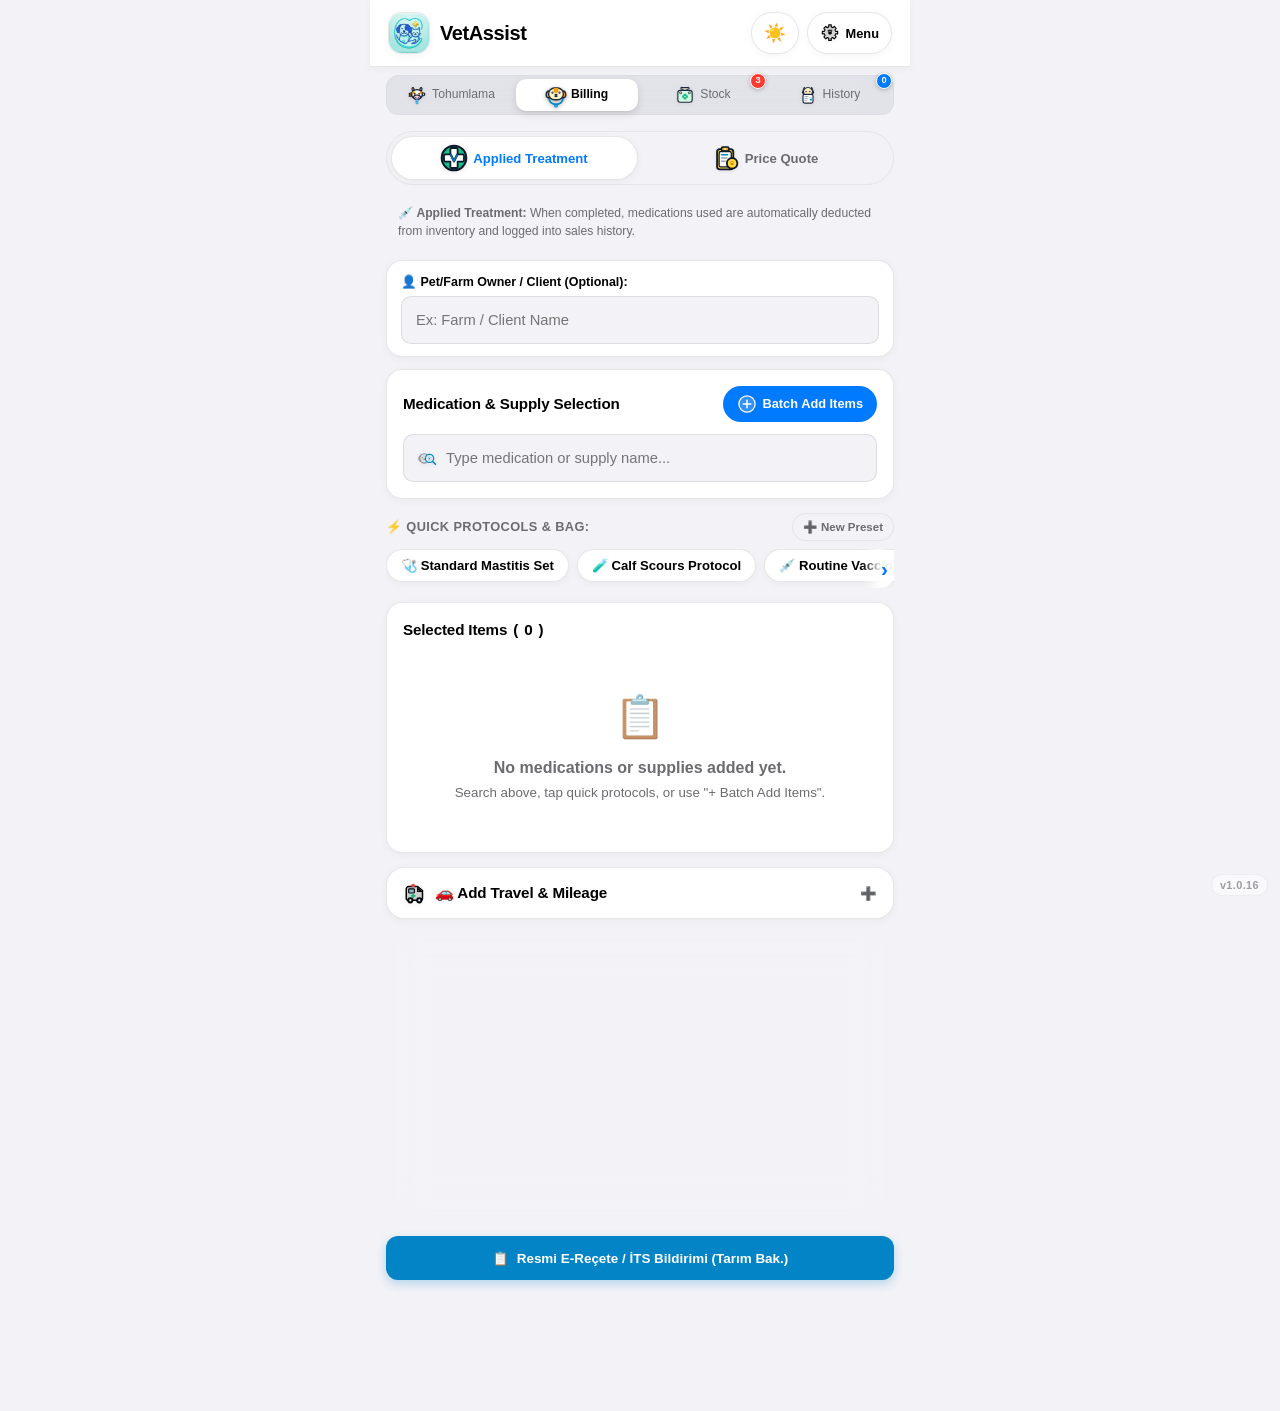
<file: web/index.html>
<!DOCTYPE html>
<html lang="en">
<head>
  <meta charset="UTF-8">
  <meta name="viewport" content="width=device-width, initial-scale=1.0, maximum-scale=1.0, user-scalable=no, viewport-fit=cover">
  <title>VetAssist - Veterinary Field &amp; Practice Assistant</title>
  <link rel="icon" type="image/png" href="favicon.png">
  <link rel="apple-touch-icon" href="icon-192.png">
  <link rel="manifest" href="manifest.json">
  <meta name="theme-color" content="#0284c7">
  <meta name="apple-mobile-web-app-capable" content="yes">
  <meta name="apple-mobile-web-app-status-bar-style" content="black-translucent">
  <link rel="preconnect" href="https://fonts.googleapis.com">
  <link rel="preconnect" href="https://fonts.gstatic.com" crossorigin>
  <link href="https://fonts.googleapis.com/css2?family=JetBrains+Mono:wght@400;600;700;800&family=Plus+Jakarta+Sans:wght@400;500;600;700;800&display=swap" rel="stylesheet">
  <link rel="stylesheet" href="styles.css">
  <script>
    try {
      if (localStorage.getItem('vetassist_theme') === 'dark') document.documentElement.classList.add('theme-dark');
      // Varsayilan tema sade tema: sadece ozellikle 'classic' secildiyse eklenmez
      if (localStorage.getItem('vetassist_theme_style') !== 'classic') document.documentElement.classList.add('theme-style-ios');
    } catch(e) {}
  </script>
</head>
<body class="theme-sunlight">
  
  <!-- Main App Layout -->
  <div class="app-layout" id="appLayout">
    
    <!-- Top Bar (Frosted Glass Header) -->
    <header class="app-header">
      <div class="brand-container">
        <div class="brand-icon">
          <img src="logo.png" alt="VetAssist Logo" class="brand-logo-img">
        </div>
        <div>
          <h1 class="brand-title">VetAssist</h1>
        </div>
      </div>

      <div class="header-actions">
        <button id="themeToggleBtn" class="btn-icon-glass" title="Tema Değiştir" data-i18n-title="theme_toggle_title">
          <span id="themeIcon">☀️</span>
        </button>
        <button id="openSettingsDrawerBtn" class="btn-icon-glass" title="Menü" data-i18n-title="btn_settings">
          <svg class="pet-svg pet-svg-sm" viewBox="0 0 32 32" fill="none" stroke="currentColor"><path d="M14 3H18V6.2C18.8 6.5 19.5 7 20.2 7.5L22.8 5.5L25.8 8.5L23.8 11.2C24.3 11.8 24.7 12.6 25 13.4H28.2V17.4H25C24.7 18.2 24.3 19 23.8 19.6L25.8 22.3L22.8 25.3L20.2 23.3C19.5 23.8 18.8 24.3 18 24.6V27.8H14V24.6C13.2 24.3 12.5 23.8 11.8 23.3L9.2 25.3L6.2 22.3L8.2 19.6C7.7 19 7.3 18.2 7 17.4H3.8V13.4H7C7.3 12.6 7.7 11.8 8.2 11.2L6.2 8.5L9.2 5.5L11.8 7.5C12.5 7 13.2 6.5 14 6.2V3Z" fill="currentColor" fill-opacity="0.14" stroke-width="1.8" stroke-linejoin="round"/><ellipse cx="16" cy="16" rx="2.5" ry="2" fill="currentColor"/><circle cx="13.5" cy="12.5" r="0.9" fill="currentColor"/><circle cx="16" cy="11.5" r="0.9" fill="currentColor"/><circle cx="18.5" cy="12.5" r="0.9" fill="currentColor"/></svg>
          <span class="btn-text-sm" data-i18n="btn_settings">Menü</span>
        </button>
      </div>
    </header>

    <!-- Top Segmented Navigation Bar -->
    <div class="top-nav-container">
      <nav class="app-nav-top">
        <button class="nav-pill-tab" id="navTabInsemination" data-target="tab-insemination" style="display:none;">
          <span class="tab-icon">
            <svg class="pet-svg" viewBox="0 0 32 32" fill="none" xmlns="http://www.w3.org/2000/svg">
              <path d="M9 10C7.5 7 8 4.5 9.5 4C11 4.5 11.5 7 11 10" fill="#fef08a" stroke="#0f172a" stroke-width="1.8" stroke-linecap="round"/>
              <path d="M23 10C24.5 7 24 4.5 22.5 4C21 4.5 20.5 7 21 10" fill="#fef08a" stroke="#0f172a" stroke-width="1.8" stroke-linecap="round"/>
              <path d="M7 13C4 12 3 14 4 16.5C5 18 7.5 17 8.5 16" fill="#fde047" stroke="#0f172a" stroke-width="1.8" stroke-linecap="round"/>
              <path d="M25 13C28 12 29 14 28 16.5C27 18 24.5 17 23.5 16" fill="#fde047" stroke="#0f172a" stroke-width="1.8" stroke-linecap="round"/>
              <polygon points="5,15 3,18 6,19 7,16" fill="#f59e0b" stroke="#0f172a" stroke-width="1.2"/>
              <circle cx="5" cy="17" r="0.6" fill="#0f172a"/>
              <ellipse cx="16" cy="15" rx="8.5" ry="7.5" fill="#ffffff" stroke="#0f172a" stroke-width="2"/>
              <path d="M11 9C13 11 14 13 13 15C10 16 8 13 8.5 11" fill="#f59e0b"/>
              <path d="M22 9C20.5 11 20 13 21 14.5C23 15 24 13 23.5 11" fill="#f59e0b"/>
              <circle cx="12.5" cy="14" r="1.4" fill="#0f172a"/>
              <circle cx="12.9" cy="13.6" r="0.5" fill="#ffffff"/>
              <circle cx="19.5" cy="14" r="1.4" fill="#0f172a"/>
              <circle cx="19.9" cy="13.6" r="0.5" fill="#ffffff"/>
              <ellipse cx="16" cy="19.5" rx="5.5" ry="3.5" fill="#fbcfe8" stroke="#0f172a" stroke-width="1.8"/>
              <circle cx="14" cy="19.5" r="0.9" fill="#0f172a"/>
              <circle cx="18" cy="19.5" r="0.9" fill="#0f172a"/>
              <rect x="14.5" y="23" width="3" height="7" rx="1" fill="#38bdf8" stroke="#0284c7" stroke-width="1.2"/>
              <circle cx="16" cy="24.5" r="0.8" fill="#ffffff"/>
              <circle cx="16" cy="28.5" r="0.8" fill="#ffffff"/>
            </svg>
          </span>
          <span class="tab-text">Tohumlama</span>
        </button>
        <button class="nav-pill-tab active" data-target="tab-calc">
          <span class="tab-icon">
            <svg class="pet-svg" viewBox="0 0 32 32" fill="none" xmlns="http://www.w3.org/2000/svg">
              <path d="M7 19C7 25 11 28 16 28C21 28 25 25 25 19" stroke="#0284c7" stroke-width="2.2" stroke-linecap="round"/>
              <path d="M16 28V30" stroke="#0284c7" stroke-width="2.2" stroke-linecap="round"/>
              <circle cx="16" cy="30" r="1.8" fill="#38bdf8" stroke="#0284c7" stroke-width="1.2"/>
              <path d="M7 11C4.5 11 3.5 13.5 3.5 16C3.5 18.5 5 20 7.5 19.5" fill="#f59e0b" stroke="#1e293b" stroke-width="1.8" stroke-linecap="round"/>
              <path d="M25 11C27.5 11 28.5 13.5 28.5 16C28.5 18.5 27 20 24.5 19.5" fill="#f59e0b" stroke="#1e293b" stroke-width="1.8" stroke-linecap="round"/>
              <rect x="6.5" y="7" width="19" height="15" rx="7.5" fill="#fef3c7" stroke="#1e293b" stroke-width="1.8"/>
              <path d="M13 7H19V11C19 12.5 17.5 13.5 16 13.5C14.5 13.5 13 12.5 13 11V7Z" fill="#f59e0b"/>
              <circle cx="11.5" cy="13" r="1.4" fill="#1e293b"/>
              <circle cx="12" cy="12.5" r="0.5" fill="#ffffff"/>
              <circle cx="20.5" cy="13" r="1.4" fill="#1e293b"/>
              <circle cx="21" cy="12.5" r="0.5" fill="#ffffff"/>
              <ellipse cx="16" cy="15.8" rx="2" ry="1.4" fill="#1e293b"/>
              <path d="M14.5 17.5C15.2 18.5 16.8 18.5 17.5 17.5" stroke="#1e293b" stroke-width="1.4" stroke-linecap="round"/>
            </svg>
          </span>
          <span class="tab-text" data-i18n="tab_calc">Adisyon</span>
        </button>
        <button class="nav-pill-tab" data-target="tab-stock">
          <span class="tab-icon">
            <svg class="pet-svg" viewBox="0 0 32 32" fill="none" xmlns="http://www.w3.org/2000/svg">
              <path d="M11 6.5C10.2 6.5 9.5 5.8 9.5 5C9.5 4.2 10.2 3.5 11 3.5C11.5 3.5 12 3.8 12.3 4.2H19.7C20 3.8 20.5 3.5 21 3.5C21.8 3.5 22.5 4.2 22.5 5C22.5 5.8 21.8 6.5 21 6.5" fill="#fef3c7" stroke="#1e293b" stroke-width="1.8" stroke-linejoin="round"/>
              <path d="M12.5 6.5V8.5M19.5 6.5V8.5" stroke="#1e293b" stroke-width="1.8" stroke-linecap="round"/>
              <rect x="4.5" y="8.5" width="23" height="19" rx="4" fill="#d1fae5" stroke="#1e293b" stroke-width="1.8"/>
              <rect x="7.5" y="11" width="3" height="3" rx="0.8" fill="#fef3c7" stroke="#1e293b" stroke-width="1.2"/>
              <rect x="21.5" y="11" width="3" height="3" rx="0.8" fill="#fef3c7" stroke="#1e293b" stroke-width="1.2"/>
              <rect x="14" y="14" width="4" height="9" rx="1" fill="#10b981"/>
              <rect x="11.5" y="16.5" width="9" height="4" rx="1" fill="#10b981"/>
              <circle cx="16" cy="18.5" r="1.2" fill="#ffffff"/>
            </svg>
          </span>
          <span class="tab-text" data-i18n="tab_stock">Stok</span>
          <span class="badge-count" id="criticalStockCountBadge" style="display:none;">0</span>
        </button>
        <button class="nav-pill-tab" data-target="tab-logs">
          <span class="tab-icon">
            <svg class="pet-svg" viewBox="0 0 32 32" fill="none" xmlns="http://www.w3.org/2000/svg">
              <polygon points="7,12 10,4 14,9" fill="#f59e0b" stroke="#1e293b" stroke-width="1.8" stroke-linejoin="round"/>
              <polygon points="8.5,10.5 10.5,6 12.5,9" fill="#fbcfe8"/>
              <polygon points="25,12 22,4 18,9" fill="#f59e0b" stroke="#1e293b" stroke-width="1.8" stroke-linejoin="round"/>
              <polygon points="23.5,10.5 21.5,6 19.5,9" fill="#fbcfe8"/>
              <circle cx="16" cy="11.5" r="7.5" fill="#fef3c7" stroke="#1e293b" stroke-width="1.8"/>
              <circle cx="13" cy="10.5" r="1.3" fill="#1e293b"/>
              <circle cx="13.4" cy="10.1" r="0.4" fill="#ffffff"/>
              <circle cx="19" cy="10.5" r="1.3" fill="#1e293b"/>
              <circle cx="19.4" cy="10.1" r="0.4" fill="#ffffff"/>
              <polygon points="16,12 15,13.5 17,13.5" fill="#f43f5e"/>
              <path d="M10 12.5H8M10 14H7.5M22 12.5H24M22 14H24.5" stroke="#1e293b" stroke-width="1.2" stroke-linecap="round"/>
              <rect x="8" y="15" width="16" height="14" rx="2.5" fill="#ffffff" stroke="#1e293b" stroke-width="1.8"/>
              <line x1="11" y1="18.5" x2="16" y2="18.5" stroke="#94a3b8" stroke-width="1.4" stroke-linecap="round"/>
              <line x1="11" y1="21.5" x2="15" y2="21.5" stroke="#94a3b8" stroke-width="1.4" stroke-linecap="round"/>
              <line x1="11" y1="24.5" x2="14" y2="24.5" stroke="#94a3b8" stroke-width="1.4" stroke-linecap="round"/>
              <ellipse cx="20.5" cy="23.5" rx="1.8" ry="1.4" fill="#0284c7"/>
              <circle cx="19" cy="20.5" r="0.7" fill="#0284c7"/>
              <circle cx="20.8" cy="20" r="0.7" fill="#0284c7"/>
              <circle cx="22.5" cy="21.2" r="0.7" fill="#0284c7"/>
            </svg>
          </span>
          <span class="tab-text" data-i18n="tab_logs">Geçmiş</span>
          <span class="badge-count" id="logsCountBadge" style="display:none; background:var(--primary);">0</span>
        </button>
      </nav>
    </div>

    <!-- Main Container -->
    <main class="app-content">

      <!-- ============================================== -->
      <!-- 0. SUNİ TOHUMLAMA, E-ISLAH & DOĞUM TAKVİMİ SEKME -->
      <!-- ============================================== -->
      <!-- ============================================== -->
      <!-- 0. SUNİ TOHUMLAMA, E-ISLAH & DOĞUM TAKVİMİ SEKME -->
      <!-- ============================================== -->
      <section id="tab-insemination" class="tab-pane">
        <div class="glass-card" style="margin-bottom:14px; border-left:4px solid var(--primary);">
          <div style="display:flex; align-items:center; justify-content:space-between; flex-wrap:wrap; gap:8px;">
            <div style="display:inline-flex; align-items:center; gap:8px; min-width:0;">
              <svg class="pet-svg pet-svg-sm" viewBox="0 0 32 32" fill="none" style="width:24px; height:24px; flex-shrink:0;">
                <path d="M9 10C7.5 7 8 4.5 9.5 4C11 4.5 11.5 7 11 10" fill="#fef08a" stroke="#0f172a" stroke-width="1.8" stroke-linecap="round"/>
                <path d="M23 10C24.5 7 24 4.5 22.5 4C21 4.5 20.5 7 21 10" fill="#fef08a" stroke="#0f172a" stroke-width="1.8" stroke-linecap="round"/>
                <path d="M7 13C4 12 3 14 4 16.5C5 18 7.5 17 8.5 16" fill="#fde047" stroke="#0f172a" stroke-width="1.8" stroke-linecap="round"/>
                <path d="M25 13C28 12 29 14 28 16.5C27 18 24.5 17 23.5 16" fill="#fde047" stroke="#0f172a" stroke-width="1.8" stroke-linecap="round"/>
                <polygon points="5,15 3,18 6,19 7,16" fill="#f59e0b" stroke="#0f172a" stroke-width="1.2"/>
                <ellipse cx="16" cy="15" rx="8.5" ry="7.5" fill="#ffffff" stroke="#0f172a" stroke-width="2"/>
                <path d="M11 9C13 11 14 13 13 15C10 16 8 13 8.5 11" fill="#f59e0b"/>
                <path d="M22 9C20.5 11 20 13 21 14.5C23 15 24 13 23.5 11" fill="#f59e0b"/>
                <circle cx="12.5" cy="14" r="1.4" fill="#0f172a"/>
                <circle cx="12.9" cy="13.6" r="0.5" fill="#ffffff"/>
                <circle cx="19.5" cy="14" r="1.4" fill="#0f172a"/>
                <circle cx="19.9" cy="13.6" r="0.5" fill="#ffffff"/>
                <ellipse cx="16" cy="19.5" rx="5.5" ry="3.5" fill="#fbcfe8" stroke="#0f172a" stroke-width="1.8"/>
                <circle cx="14" cy="19.5" r="0.9" fill="#0f172a"/>
                <circle cx="18" cy="19.5" r="0.9" fill="#0f172a"/>
              </svg>
              <h3 style="font-size:0.98rem; font-weight:800; color:var(--text-main); margin:0; white-space:nowrap;">
                Suni Tohumlama &amp; E-Islah
              </h3>
            </div>
            <span class="badge-masked" style="white-space:nowrap; font-size:0.72rem; padding:3px 8px; border-radius:var(--radius-full); margin-left:auto;">
              STKS / E-Islah
            </span>
          </div>
          <p style="font-size:0.75rem; color:var(--text-muted); margin:6px 0 0 0; line-height:1.4;">
            T.C. Tarım ve Orman Bakanlığı standartlarında resmi tohumlama belgesi ve otomatik üreme takvimi.
          </p>
        </div>

        <!-- Seri Tohumlama / Sürü Şablonu Çubuğu -->
        <div style="margin-bottom:12px;">
          <button type="button" id="btnInsCloneLast" class="btn btn-outline-primary btn-sm w-100" style="padding:10px 14px; font-weight:700; border-radius:10px; display:inline-flex; align-items:center; justify-content:center; gap:8px;">
            <svg class="pet-svg pet-svg-xs" viewBox="0 0 32 32" fill="none"><rect x="7" y="5" width="18" height="22" rx="2" fill="currentColor" fill-opacity="0.25" stroke="currentColor" stroke-width="2.2"/><line x1="11" y1="11" x2="21" y2="11" stroke="currentColor" stroke-width="2" stroke-linecap="round"/><line x1="11" y1="16" x2="17" y2="16" stroke="currentColor" stroke-width="1.8" stroke-linecap="round"/></svg>
            <span>Son Boğa & İşletmeyi Doldur (Seri Tohumlama)</span>
          </button>
        </div>

        <!-- Form Kartı -->
        <div class="glass-card" style="margin-bottom:14px;">
          <div style="display:grid; grid-template-columns:1fr 1fr; gap:10px;">
            <!-- Hayvan Küpe No -->
            <div class="form-group" style="grid-column:span 2;">
              <label class="form-label" for="insMotherEarTag" style="color:var(--primary); font-weight:700;">🏷️ Tohumlanan Hayvan Küpe Numarası *</label>
              <input type="text" id="insMotherEarTag" class="form-input text-mono" placeholder="Örn: TR340001234567" style="font-size:1rem; font-weight:700; text-transform:uppercase; letter-spacing:1px;" required>
            </div>

            <!-- Irk -->
            <div class="form-group">
              <label class="form-label" for="insAnimalBreed">🐄 Hayvan Irkı</label>
              <select id="insAnimalBreed" class="form-select text-bold">
                <option value="Simental" selected>Simental</option>
                <option value="Holstein">Holstein (Siyah Alaca)</option>
                <option value="Montofon">Montofon (İsviçre Esmeri)</option>
                <option value="Şarole">Şarole (Charolais)</option>
                <option value="Limousin">Limousin</option>
                <option value="Angus">Angus</option>
                <option value="Yerli Kara">Yerli Kara / Boz Irk</option>
                <option value="Jersey">Jersey</option>
                <option value="Manda">Manda</option>
                <option value="Diğer">Diğer Melez / Irk</option>
              </select>
            </div>

            <!-- Tohumlama Sırası -->
            <div class="form-group">
              <label class="form-label" for="insOrder">🔢 Tohumlama Sırası</label>
              <select id="insOrder" class="form-select text-bold">
                <option value="1. Tohumlama" selected>1. Tohumlama</option>
                <option value="2. Tohumlama">2. Tohumlama</option>
                <option value="3. Tohumlama">3. Tohumlama</option>
                <option value="4+. Tohumlama">4+. Tohumlama</option>
              </select>
            </div>

            <!-- Müşteri / Yetiştirici -->
            <div class="form-group">
              <label class="form-label" for="insCustomerName">👤 Yetiştirici / Müşteri (Syncra Cari)</label>
              <input type="text" id="insCustomerName" class="form-input" list="vetassistPartnersDatalist" placeholder="Hayvan sahibi adı veya Syncra carisi...">
            </div>

            <!-- İşletme No -->
            <div class="form-group">
              <label class="form-label" for="insBusinessNo">🏠 İşletme Numarası</label>
              <input type="text" id="insBusinessNo" class="form-input text-mono" placeholder="Örn: TR-34-001234">
            </div>

            <!-- Boğa Adı / Kodu -->
            <div class="form-group">
              <label class="form-label" for="insBullName">🐂 Kullanılan Boğa Adı / Kod</label>
              <input type="text" id="insBullName" class="form-input" placeholder="Örn: GS DER BESTE, HULK...">
            </div>

            <!-- Sperma Payet / Barkod No -->
            <div class="form-group">
              <label class="form-label" for="insSpermBatch">🧪 Payet / Barkod / Parti No</label>
              <input type="text" id="insSpermBatch" class="form-input text-mono" placeholder="Örn: PAY-2024-8891">
            </div>

            <!-- Tohumlama Tarihi -->
            <div class="form-group">
              <label class="form-label" for="insDate">📅 Tohumlama Tarihi</label>
              <input type="date" id="insDate" class="form-input">
            </div>

            <!-- Ücret -->
            <div class="form-group">
              <label class="form-label" for="insPrice">💰 Hizmet Ücreti (₺)</label>
              <input type="number" id="insPrice" class="form-input text-mono" placeholder="0" step="10">
            </div>

            <!-- Veteriner Hekim Bilgileri -->
            <div class="form-group">
              <label class="form-label" for="insVetName">🩺 Uygulayıcı Vet. Hekim</label>
              <input type="text" id="insVetName" class="form-input" placeholder="Veteriner Hekim Adı">
            </div>

            <div class="form-group">
              <label class="form-label" for="insVetRegNo">📜 Hekim Oda/Sicil No</label>
              <input type="text" id="insVetRegNo" class="form-input text-mono" placeholder="Sicil / Diploma No">
            </div>
          </div>
        </div>

        <!-- Canlı Üreme & Doğum Takvimi Kartı -->
        <div class="glass-card" style="margin-bottom:14px; border:1px solid var(--glass-border-subtle);">
          <div style="display:flex; justify-content:space-between; align-items:center; margin-bottom:10px;">
            <strong style="font-size:0.85rem; color:var(--text-main); display:flex; align-items:center; gap:6px;">
              <span>📅</span> <span>Otomatik Üreme & Takip Takvimi</span>
            </strong>
            <span style="font-size:0.7rem; color:var(--primary); font-weight:700;">Canlı Hesaplama</span>
          </div>

          <div style="display:grid; grid-template-columns:1fr 1fr; gap:8px;">
            <div style="background:var(--glass-bg-alt); padding:8px 10px; border-radius:8px; border:1px solid var(--glass-border-subtle);">
              <span style="font-size:0.7rem; color:var(--text-muted); display:block;">21. Gün Dönüş / Kızgınlık:</span>
              <strong id="insCalcEstruDay" style="font-size:0.88rem; color:var(--accent-amber);" class="text-mono">-</strong>
            </div>

            <div style="background:var(--glass-bg-alt); padding:8px 10px; border-radius:8px; border:1px solid var(--glass-border-subtle);">
              <span style="font-size:0.7rem; color:var(--text-muted); display:block;">60. Gün Gebelik Muayenesi:</span>
              <strong id="insCalcPregDay" style="font-size:0.88rem; color:var(--primary);" class="text-mono">-</strong>
            </div>

            <div style="background:var(--glass-bg-alt); padding:8px 10px; border-radius:8px; border:1px solid var(--glass-border-subtle);">
              <span style="font-size:0.7rem; color:var(--text-muted); display:block;">210. Gün Kurudaki Dönem:</span>
              <strong id="insCalcDryDay" style="font-size:0.88rem; color:var(--text-muted);" class="text-mono">-</strong>
            </div>

            <div style="background:var(--glass-bg-alt); padding:8px 10px; border-radius:8px; border:1px solid var(--glass-border-subtle);">
              <span style="font-size:0.7rem; color:var(--text-muted); display:block;">280. Gün Muhtemel Doğum:</span>
              <strong id="insCalcBirthDay" style="font-size:0.88rem; color:var(--success);" class="text-mono">-</strong>
            </div>
          </div>
        </div>

        <!-- Alt Eylem Butonları -->
        <div style="display:flex; flex-direction:column; gap:8px; margin-bottom:20px;">
          <button type="button" id="btnSaveInsemination" class="btn btn-primary w-100" style="padding:12px; font-weight:800; font-size:0.92rem;">
            <span>💾</span> <span>Kaydet & Resmi Belge Oluştur</span>
          </button>

          <div style="display:grid; grid-template-columns:1fr 1fr; gap:8px;">
            <button type="button" id="btnPreviewInsemination" class="btn btn-outline-primary" style="padding:10px; font-size:0.82rem;">
              <span>📄</span> <span>Belge Önizle</span>
            </button>
            <button type="button" id="btnWhatsappInsemination" class="btn btn-outline-success" style="padding:10px; font-size:0.82rem; display:inline-flex; align-items:center; justify-content:center; gap:6px;">
              <svg width="18" height="18" viewBox="0 0 24 24" fill="#25D366" aria-hidden="true" style="vertical-align:middle; flex-shrink:0;">
                <path d="M.057 24l1.687-6.163c-1.041-1.804-1.588-3.849-1.587-5.946.003-6.556 5.338-11.891 11.893-11.891 3.181.001 6.167 1.24 8.413 3.488 2.245 2.248 3.481 5.236 3.48 8.414-.003 6.557-5.338 11.892-11.893 11.892-1.99-.001-3.951-.5-5.688-1.448l-5.805 1.654zm6.597-3.807c1.676.995 3.276 1.591 5.392 1.592 5.448 0 9.886-4.434 9.889-9.885.002-5.462-4.415-9.89-9.881-9.892-5.452 0-9.887 4.434-9.889 9.884-.001 2.225.651 3.891 1.746 5.634l-.999 3.648 3.742-.981zm11.387-5.464c-.074-.124-.272-.198-.57-.347-.297-.149-1.758-.868-2.031-.967-.272-.099-.47-.149-.669.149-.198.297-.768.967-.941 1.165-.173.198-.347.223-.644.074-.297-.149-1.255-.462-2.39-1.475-.883-.788-1.48-1.761-1.653-2.059-.173-.297-.018-.458.13-.606.134-.133.297-.347.446-.521.151-.172.2-.296.3-.495.099-.198.05-.372-.025-.521-.075-.148-.669-1.611-.916-2.206-.242-.579-.487-.501-.669-.51l-.57-.01c-.198 0-.52.074-.792.372s-1.04 1.016-1.04 2.479 1.065 2.876 1.213 3.074c.149.198 2.095 3.2 5.076 4.487.709.306 1.263.489 1.694.626.712.226 1.36.194 1.872.118.571-.085 1.758-.719 2.006-1.413.248-.695.248-1.29.173-1.414z"/>
              </svg>
              <span>WhatsApp Bildir</span>
            </button>
          </div>
        </div>
      </section>

      <!-- ============================================== -->
      <!-- 1. HESAPLAMA & ADİSYON SEKME (ANA ÇALIŞMA ALANI) -->
      <!-- ============================================== -->
      <section id="tab-calc" class="tab-pane active">
        
        <!-- Mode Switcher (Pill Glass) -->
        <div class="mode-segmented-control">
          <button type="button" id="modeBtnTreatment" class="mode-pill-btn active">
            <span class="mode-icon">
              <svg class="pet-svg" viewBox="0 0 32 32" fill="none" xmlns="http://www.w3.org/2000/svg">
                <circle cx="16" cy="16" r="13.5" fill="#10b981" stroke="#0f172a" stroke-width="2.2"/>
                <circle cx="16" cy="16" r="11" fill="#34d399" fill-opacity="0.35"/>
                <path d="M12 6.5C12 5.7 12.7 5 13.5 5H18.5C19.3 5 20 5.7 20 6.5V12H25.5C26.3 12 27 12.7 27 13.5V18.5C27 19.3 26.3 20 25.5 20H20V25.5C20 26.3 19.3 27 18.5 27H13.5C12.7 27 12 26.3 12 25.5V20H6.5C5.7 20 5 19.3 5 18.5V13.5C5 12.7 5.7 12 6.5 12H12V6.5Z" fill="#ffffff" stroke="#0f172a" stroke-width="2" stroke-linejoin="round"/>
                <path d="M12.5 12.5L16 19.5L19.5 12.5" stroke="#0f172a" stroke-width="2.6" stroke-linecap="round" stroke-linejoin="round"/>
                <path d="M12.5 12.5L16 19.5L19.5 12.5" stroke="#0284c7" stroke-width="1.6" stroke-linecap="round" stroke-linejoin="round"/>
              </svg>
            </span>
            <span data-i18n="mode_treatment_title">Uygulanan Tedavi</span>
          </button>
          <button type="button" id="modeBtnQuote" class="mode-pill-btn">
            <span class="mode-icon">
              <svg class="pet-svg" viewBox="0 0 32 32" fill="none" xmlns="http://www.w3.org/2000/svg">
                <rect x="5" y="5" width="20" height="25" rx="3.5" fill="#fde047" stroke="#0f172a" stroke-width="2.2"/>
                <rect x="10.5" y="2.5" width="9" height="5" rx="1.5" fill="#f59e0b" stroke="#0f172a" stroke-width="1.8"/>
                <circle cx="15" cy="4.8" r="1.2" fill="#ffffff"/>
                <rect x="7.5" y="8" width="15" height="19" rx="2" fill="#ffffff" stroke="#0f172a" stroke-width="1.6"/>
                <line x1="10.5" y1="12" x2="18" y2="12" stroke="#0284c7" stroke-width="2" stroke-linecap="round"/>
                <line x1="10.5" y1="16" x2="17" y2="16" stroke="#94a3b8" stroke-width="1.8" stroke-linecap="round"/>
                <line x1="10.5" y1="20" x2="15" y2="20" stroke="#94a3b8" stroke-width="1.8" stroke-linecap="round"/>
                <circle cx="23.5" cy="22.5" r="6.5" fill="#f59e0b" stroke="#0f172a" stroke-width="2.2"/>
                <circle cx="23.5" cy="22.5" r="5" fill="#fde047"/>
                <ellipse cx="23.5" cy="23.5" rx="2" ry="1.5" fill="#d97706"/>
                <circle cx="21.5" cy="21" r="0.8" fill="#d97706"/>
                <circle cx="23.5" cy="20.2" r="0.8" fill="#d97706"/>
                <circle cx="25.5" cy="21" r="0.8" fill="#d97706"/>
              </svg>
            </span>
            <span data-i18n="mode_quote_title">Fiyat Teklifi</span>
          </button>
        </div>

        <div class="mode-hint-compact" id="modeHintText" data-i18n="mode_treatment_hint">
          <strong>Uygulanan Tedavi:</strong> İşlem tamamlandığında kullanılan ilaçlar otomatik olarak stoktan düşülür ve satış kaydı işlenir.
        </div>

        <!-- Customer & Location Header -->
        <div class="glass-card" style="padding: 12px 14px; margin-bottom: 12px;">
          <div class="form-group" style="margin-bottom:0;">
            <div style="display:flex; justify-content:space-between; align-items:center; margin-bottom:4px;">
              <label class="form-label" for="calcCustomerInput" style="font-size:0.78rem; margin-bottom:0;" data-i18n="customer_label">
                Hasta Sahibi / Çiftlik / Müşteri (Opsiyonel):
              </label>
              <span id="customerPortfolioBadge" style="display:none; font-size:0.68rem; font-weight:700; padding:2px 7px; border-radius:10px; background:rgba(16,185,129,0.14); color:#059669;">
                ✓ Syncra Cari Eşleşti
              </span>
            </div>
            <input type="text" id="calcCustomerInput" list="vetassistPartnersDatalist" autocomplete="off" class="form-input" placeholder="Örn: Müşteri / Yetiştirici Adı (Yazarken kayıtlı cariler çıkar)" data-i18n-placeholder="customer_placeholder">
            <datalist id="vetassistPartnersDatalist"></datalist>
          </div>
        </div>

        <!-- Quick Search & Batch Add Toolbar -->
        <div class="glass-card search-card-container">
          <div class="card-title-row">
            <h2 class="section-title" data-i18n="med_selection_title">İlaç & Malzeme Seçimi</h2>
            <button id="openBatchModalBtn" class="btn btn-primary btn-sm">
              <svg class="pet-svg pet-svg-sm" viewBox="0 0 32 32" fill="none"><circle cx="16" cy="16" r="13" fill="currentColor" fill-opacity="0.2" stroke="currentColor" stroke-width="2"/><path d="M16 10V22M10 16H22" stroke="currentColor" stroke-width="2.4" stroke-linecap="round"/></svg> <span data-i18n="btn_batch_add">Çoklu Kalem Ekle</span>
            </button>
          </div>

          <div class="autocomplete-wrapper">
            <div class="search-input-group">
              <span class="search-icon">
                <svg class="pet-svg pet-svg-sm" viewBox="0 0 32 32" fill="none" xmlns="http://www.w3.org/2000/svg">
                  <path d="M5 12C3.8 12 3 13.5 3 15C3 17 4.2 18 5.8 17.5" stroke="currentColor" stroke-width="1.8" stroke-linecap="round"/>
                  <circle cx="11.5" cy="15" r="7.5" fill="currentColor" fill-opacity="0.15" stroke="currentColor" stroke-width="1.8"/>
                  <circle cx="8.5" cy="13.5" r="1.2" fill="currentColor"/>
                  <ellipse cx="11.5" cy="16.5" rx="1.8" ry="1.2" fill="currentColor"/>
                  <circle cx="20" cy="15" r="6.5" fill="#ffffff" fill-opacity="0.85" stroke="#0284c7" stroke-width="2"/>
                  <circle cx="20" cy="15" r="4.5" fill="#0284c7" fill-opacity="0.18"/>
                  <circle cx="20" cy="15.5" r="1" fill="#0284c7"/>
                  <circle cx="18.8" cy="14" r="0.5" fill="#0284c7"/>
                  <circle cx="21.2" cy="14" r="0.5" fill="#0284c7"/>
                  <path d="M25 20L29.5 24.5" stroke="#0284c7" stroke-width="2.4" stroke-linecap="round"/>
                </svg>
              </span>
              <input type="text" id="quickSearchInput" class="form-input" placeholder="İlaç veya malzeme adı yazın..." data-i18n-placeholder="quick_search_placeholder" autocomplete="off">
              <button id="clearSearchBtn" class="btn-clear" style="display:none;">✕</button>
            </div>
            <div id="autocompleteDropdown" class="autocomplete-dropdown" style="display:none;"></div>
          </div>
        </div>

        <!-- Quick Protocols / Treatment Presets Bar (IKEA Effect) -->
        <div class="presets-container">
          <div class="presets-header">
            <span class="presets-title" data-i18n="presets_title">⚡ Hızlı Protokoller & Çantam:</span>
            <button type="button" id="openPresetModalHeaderBtn" class="btn-xs btn-outline-secondary" style="border-radius:var(--radius-full); font-weight:700; display:flex; align-items:center; gap:4px;" title="Yeni Hazır Set Oluştur">
              <span>➕</span> <span data-i18n="btn_new_preset_short">Yeni Set Ekle</span>
            </button>
          </div>
          <div class="horizontal-scroll-container">
            <div id="presetsScrollRow" class="presets-scroll-row">
              <!-- Rendered by app.js -->
            </div>
            <div class="scroll-arrow-hint" id="presetsScrollArrow" title="Sağa Kaydır">›</div>
          </div>
        </div>

        <!-- Selected Items (Cart) -->
        <div class="glass-card">
          <div class="card-title-row">
            <h2 class="section-title"><span data-i18n="cart_title">Seçilen Kalemler</span> (<span id="cartItemCount">0</span>)</h2>
            <button id="clearCartBtn" class="btn btn-outline-danger btn-xs" style="display:none;" data-i18n="btn_clear_cart">Tümünü Temizle</button>
          </div>

          <div id="cartEmptyState" class="empty-state">
            <span class="empty-icon">📋</span>
            <p data-i18n="cart_empty_title" style="font-weight:700;">Henüz ilaç veya malzeme eklenmedi.</p>
            <small data-i18n="cart_empty_sub">Yukarıdan arayarak, hazır protokollere basarak veya "+ Çoklu Ekle" ile seçim yapabilirsiniz.</small>
          </div>

          <div id="cartList" class="cart-items-list" style="display:none;">
            <!-- Cart items rendered dynamically -->
          </div>

          <!-- Save Cart as Preset Bar -->
          <div id="cartPresetBar" class="cart-preset-action-row" style="display:none;">
            <button type="button" id="btnSaveCartAsPreset" class="btn-save-preset">
              <span class="preset-star" style="color: #f59e0b; font-size: 0.95rem; line-height: 1;">★</span> <span data-i18n="btn_save_as_preset">Save Cart as Preset</span>
            </button>
          </div>
        </div>

        <!-- Collapsible Travel & Additional Costs -->
        <div class="collapsible-box">
          <button type="button" class="collapsible-header" id="distanceCollapsibleBtn">
            <span class="section-title">
              <svg class="pet-svg" viewBox="0 0 32 32" fill="none" xmlns="http://www.w3.org/2000/svg">
                <path d="M4 11C4 9.5 5.5 8 7 8H18L24 13V23C24 24 23 25 22 25H6C5 25 4 24 4 23V11Z" fill="currentColor" fill-opacity="0.16" stroke="currentColor" stroke-width="1.8" stroke-linejoin="round"/>
                <path d="M18 10L22.5 14H18V10Z" fill="#0284c7" fill-opacity="0.3" stroke="currentColor" stroke-width="1.5"/>
                <rect x="7" y="11" width="7" height="5" rx="1" fill="#0284c7" fill-opacity="0.3" stroke="currentColor" stroke-width="1.4"/>
                <rect x="10.5" y="5.5" width="4" height="2.5" rx="1" fill="#ef4444" stroke="#ef4444" stroke-width="1.2"/>
                <rect x="9.5" y="18.5" width="6" height="2" rx="0.5" fill="#10b981"/>
                <rect x="11.5" y="16.5" width="2" height="6" rx="0.5" fill="#10b981"/>
                <circle cx="9" cy="25" r="3" fill="#1e293b" stroke="currentColor" stroke-width="1.6"/>
                <circle cx="9" cy="25" r="1.2" fill="#ffffff"/>
                <circle cx="20" cy="25" r="3" fill="#1e293b" stroke="currentColor" stroke-width="1.6"/>
                <circle cx="20" cy="25" r="1.2" fill="#ffffff"/>
              </svg>
              <span data-i18n="distance_title">Ulaşım & Yol Mesafesi Ekle</span>
            </span>
            <span id="distanceCollapsibleIcon" style="font-weight:bold;">➕</span>
          </button>

          <div class="collapsible-body" id="distanceCollapsibleBody">
            <div class="form-group">
              <label class="form-label" for="distanceKmInput" data-i18n="distance_km_label">Gidilen Mesafe (KM)</label>
              <div class="search-input-group">
                <input type="number" id="distanceKmInput" class="form-input text-bold text-mono" value="0" min="0" step="1">
              </div>
            </div>

            <!-- Quick KM Chips -->
            <div class="quick-chips">
              <button type="button" class="chip-btn" data-km="5">+5 km</button>
              <button type="button" class="chip-btn" data-km="10">+10 km</button>
              <button type="button" class="chip-btn" data-km="25">+25 km</button>
              <button type="button" class="chip-btn" data-km="50">+50 km</button>
              <button type="button" class="chip-btn btn-chip-reset" id="resetKmBtn" data-i18n="btn_reset_km">⟲ Sıfırla</button>
            </div>
            
            <div class="sub-cost-preview">
              <span data-i18n="distance_total_label">Mesafe Toplamı:</span>
              <strong id="distanceTotalDisplay" class="text-mono">0.00 TL</strong>
            </div>
          </div>
        </div>

        <!-- Distributed Expense Notice (If enabled in settings) -->
        <div id="distributedExpenseNotice" class="mode-hint-compact" style="display:none; background: var(--primary-bg); color: var(--primary-text); border: 1px solid var(--glass-border-active);">
          <span class="info-icon">💡</span>
          <span id="distNoticeContent">Sabit Klinik Bedeli ilaç kalemlerine orantılı dağıtıldı.</span>
        </div>

        <!-- Grand Total & Action Card -->
        <div class="summary-glass-card">
          <div class="totals-breakdown">
            <div class="total-row">
              <span data-i18n="summary_items_total">Kalemler Toplamı:</span>
              <strong id="summaryItemsTotal">0.00 TL</strong>
            </div>
            <div class="total-row" id="summaryDistanceRow" style="display:none;">
              <span data-i18n="summary_distance_total">Ulaşım Bedeli:</span>
              <strong id="summaryDistanceTotal">0.00 TL</strong>
            </div>
            <div class="total-row" id="summaryOtherParamsRow" style="display:none;">
              <span id="summaryOtherParamsLabel" data-i18n="summary_other_params">Diğer Hizmet Giderleri:</span>
              <strong id="summaryOtherParamsTotal">0.00 TL</strong>
            </div>
            <div class="divider-dashed"></div>
            <div class="total-row highlight">
              <span data-i18n="summary_subtotal">Ara Toplam (Net):</span>
              <strong id="summarySubTotal">0.00 TL</strong>
            </div>
            <div class="total-row vat-row" id="summaryVatRow" style="display:none;">
              <span data-i18n="summary_vat_total">KDV Tutarı:</span>
              <strong id="summaryVatTotal">0.00 TL</strong>
            </div>
          </div>

          <div class="grand-total-hero">
            <span class="grand-label" data-i18n="summary_grand_total">ÖDENECEK TUTAR</span>
            <span class="grand-value" id="summaryGrandTotal">0.00 TL</span>
          </div>

          <!-- Primary Massive Action Button -->
          <button id="generateReceiptBtn" class="btn-action-primary">
            <span class="btn-icon-large">
              <svg class="pet-svg pet-svg-hero" viewBox="0 0 36 36" fill="none" xmlns="http://www.w3.org/2000/svg">
                <path d="M7 6C7 4.3 8.3 3 10 3H26C27.7 3 29 4.3 29 6V29C29 29 27.5 28 26 28C24.5 28 23 29 21.5 29C20 29 18.5 28 17 28C15.5 28 14 29 12.5 29C11 29 9.5 28 8 28C7.4 28 7 28.3 7 28.8V6Z" fill="#fef08a" stroke="#0f172a" stroke-width="2.2" stroke-linejoin="round"/>
                <path d="M7 6C7 4.3 8.3 3 10 3H26C27.7 3 29 4.3 29 6C29 7.7 27.7 9 26 9H10C8.3 9 7 7.7 7 6Z" fill="#fde047" stroke="#0f172a" stroke-width="2.2" stroke-linejoin="round"/>
                <line x1="12" y1="13" x2="24" y2="13" stroke="#0284c7" stroke-width="2.4" stroke-linecap="round"/>
                <line x1="12" y1="17.5" x2="20" y2="17.5" stroke="#94a3b8" stroke-width="2" stroke-linecap="round"/>
                <line x1="12" y1="21.5" x2="18" y2="21.5" stroke="#94a3b8" stroke-width="2" stroke-linecap="round"/>
                <path d="M20 26L21.5 33L24 30.5L26.5 33L28 26" fill="#059669" stroke="#0f172a" stroke-width="1.8" stroke-linejoin="round"/>
                <circle cx="24" cy="24" r="6.5" fill="#10b981" stroke="#0f172a" stroke-width="2.2"/>
                <circle cx="24" cy="24" r="5" fill="#059669"/>
                <ellipse cx="24" cy="25" rx="2.2" ry="1.6" fill="#fde047"/>
                <circle cx="21.8" cy="22.2" r="0.9" fill="#fde047"/>
                <circle cx="24" cy="21.3" r="0.9" fill="#fde047"/>
                <circle cx="26.2" cy="22.2" r="0.9" fill="#fde047"/>
              </svg>
            </span>
            <div class="btn-text-column">
              <span class="btn-title-main" data-i18n="btn_create_receipt">Adisyon Oluştur & Paylaş</span>
              <span class="btn-title-sub" data-i18n="btn_create_receipt_sub">WhatsApp ile görsel veya metin olarak gönderin</span>
            </div>
          </button>
        </div>

        <!-- Hızlı Tarım Bakanlığı E-Reçete & İTS Bildirimi Butonu (Yalnızca TR dilinde gösterilir) -->
        <div id="wrapperMainItsBtn" style="margin-top:8px; display:none;">
          <button type="button" id="btnMainOpenItsModal" onclick="window.itsManager &amp;&amp; window.itsManager.openFromCurrentCalculation()" class="btn" style="width:100%; min-height:44px; display:flex; align-items:center; justify-content:center; gap:8px; font-weight:700; font-size:0.84rem; background:#0284c7; color:#ffffff; border:none; border-radius:12px; box-shadow:0 4px 10px rgba(2,132,199,0.25); cursor:pointer;">
            <span>📋</span> <span>Resmi E-Reçete / İTS Bildirimi (Tarım Bak.)</span>
          </button>
        </div>
      </section>

      <!-- ============================================== -->
      <!-- 2. STOK TAKİBİ & ENVANTER SEKME -->
      <!-- ============================================== -->
      <section id="tab-stock" class="tab-pane">
        
        <!-- Stock KPI Banner -->
        <div class="kpi-grid">
          <div class="kpi-card">
            <span class="kpi-icon">
              <svg class="pet-svg pet-svg-lg" viewBox="0 0 32 32" fill="none" xmlns="http://www.w3.org/2000/svg">
                <path d="M11 7C10 7 9.5 6 9.5 5.2C9.5 4.5 10 4 10.8 4C11.5 4 12 4.5 12.3 5H19.7C20 4.5 20.5 4 21.2 4C22 4 22.5 4.5 22.5 5.2C22.5 6 22 7 21 7" stroke="currentColor" stroke-width="1.8" stroke-linecap="round" stroke-linejoin="round"/>
                <path d="M12 7V9M20 7V9" stroke="currentColor" stroke-width="1.8" stroke-linecap="round"/>
                <rect x="4.5" y="9" width="23" height="18" rx="4" fill="currentColor" fill-opacity="0.14" stroke="currentColor" stroke-width="2"/>
                <rect x="14" y="13.5" width="4" height="9" rx="1" fill="#10b981"/>
                <rect x="11.5" y="16" width="9" height="4" rx="1" fill="#10b981"/>
                <circle cx="16" cy="18" r="1.3" fill="#ffffff"/>
              </svg>
            </span>
            <div class="kpi-info">
              <span class="kpi-num" id="kpiTotalItems">0</span>
              <span class="kpi-label" data-i18n="kpi_total_items">Toplam İlaç/Malzeme</span>
            </div>
          </div>
          <div class="kpi-card" id="kpiCriticalCard">
            <span class="kpi-icon">
              <svg class="pet-svg pet-svg-lg" viewBox="0 0 32 32" fill="none" xmlns="http://www.w3.org/2000/svg">
                <path d="M16 4.5L28.5 25.5C29.2 26.8 28.2 28.5 26.6 28.5H5.4C3.8 28.5 2.8 26.8 3.5 25.5L16 4.5Z" fill="#f59e0b" fill-opacity="0.18" stroke="#f59e0b" stroke-width="2" stroke-linejoin="round"/>
                <path d="M14 12C13.2 12 12.5 11.5 12.5 10.8C12.5 10 13.2 9.5 14 9.5C14.5 9.5 15 9.8 15.2 10.2L16.8 10.2C17 9.8 17.5 9.5 18 9.5C18.8 9.5 19.5 10 19.5 10.8C19.5 11.5 18.8 12 18 12L17.5 19C18.2 19 19 19.5 19 20.2C19 21 18.2 21.5 17.5 21.5C17 21.5 16.6 21.2 16.4 20.8L15.6 20.8C15.4 21.2 15 21.5 14.5 21.5C13.8 21.5 13 21 13 20.2C13 19.5 13.8 19 14.5 19L14 12Z" fill="#f59e0b"/>
                <circle cx="16" cy="24.5" r="1.3" fill="#f59e0b"/>
              </svg>
            </span>
            <div class="kpi-info">
              <span class="kpi-num" id="kpiCriticalItems" style="color:var(--danger);">0</span>
              <span class="kpi-label" data-i18n="kpi_critical_items">Kritik Stok Uyarısı</span>
            </div>
          </div>
        </div>

        <!-- Stock Actions & Search -->
        <div class="glass-card">
          <div class="stock-card-header" style="margin-bottom:12px; display:flex; flex-direction:column; gap:10px;">
            <h2 class="section-title" data-i18n="stock_management_title" style="margin:0; font-size:1.15rem; font-weight:800; line-height:1.25;">Envanter &amp; Stok Yönetimi</h2>
            <div class="stock-header-actions" style="display:flex; align-items:center; flex-wrap:wrap; gap:8px; width:100%;">
              <button id="openNewItemModalBtn" class="btn btn-primary btn-sm" style="display:inline-flex; align-items:center; gap:6px; padding:7px 14px; font-weight:700;">
                <svg class="pet-svg pet-svg-sm" viewBox="0 0 32 32" fill="none"><circle cx="16" cy="16" r="13" fill="currentColor" fill-opacity="0.2" stroke="currentColor" stroke-width="2"/><path d="M16 10V22M10 16H22" stroke="currentColor" stroke-width="2.4" stroke-linecap="round"/></svg> <span data-i18n="btn_new_product">Yeni Ürün</span>
              </button>
              <button id="syncSheetsBtn" class="btn btn-outline-primary btn-sm" title="Google Sheets CSV senkronizasyonu" style="display:inline-flex; align-items:center; gap:6px; padding:7px 14px; font-weight:700;">
                <span>🔄</span> <span data-i18n="btn_sync_sheets">Sheets</span>
              </button>
            </div>
          </div>

          <!-- Filter & Search Controls -->
          <div class="stock-filter-controls">
            <div class="search-input-group">
              <span class="search-icon">
                <svg class="pet-svg pet-svg-sm" viewBox="0 0 32 32" fill="none" xmlns="http://www.w3.org/2000/svg">
                  <path d="M5 12C3.8 12 3 13.5 3 15C3 17 4.2 18 5.8 17.5" stroke="currentColor" stroke-width="1.8" stroke-linecap="round"/>
                  <circle cx="11.5" cy="15" r="7.5" fill="currentColor" fill-opacity="0.15" stroke="currentColor" stroke-width="1.8"/>
                  <circle cx="8.5" cy="13.5" r="1.2" fill="currentColor"/>
                  <ellipse cx="11.5" cy="16.5" rx="1.8" ry="1.2" fill="currentColor"/>
                  <circle cx="20" cy="15" r="6.5" fill="#ffffff" fill-opacity="0.85" stroke="#0284c7" stroke-width="2"/>
                  <circle cx="20" cy="15" r="4.5" fill="#0284c7" fill-opacity="0.18"/>
                  <circle cx="20" cy="15.5" r="1" fill="#0284c7"/>
                  <circle cx="18.8" cy="14" r="0.5" fill="#0284c7"/>
                  <circle cx="21.2" cy="14" r="0.5" fill="#0284c7"/>
                  <path d="M25 20L29.5 24.5" stroke="#0284c7" stroke-width="2.4" stroke-linecap="round"/>
                </svg>
              </span>
              <input type="text" id="stockSearchInput" class="form-input" placeholder="Stokta ara (İsim, Kategori)..." data-i18n-placeholder="stock_search_placeholder">
            </div>

            <div class="stock-filter-tabs">
              <button class="filter-tab active" data-filter="all"><span data-i18n="filter_all">Tümü</span> (<span id="countAll">0</span>)</button>
              <button class="filter-tab" data-filter="critical">
                <svg class="pet-svg pet-svg-sm" viewBox="0 0 32 32" fill="none" xmlns="http://www.w3.org/2000/svg" style="vertical-align:middle;">
                  <path d="M16 4.5L28.5 25.5C29.2 26.8 28.2 28.5 26.6 28.5H5.4C3.8 28.5 2.8 26.8 3.5 25.5L16 4.5Z" fill="#f59e0b" fill-opacity="0.25" stroke="#f59e0b" stroke-width="2.2" stroke-linejoin="round"/>
                  <circle cx="16" cy="24" r="1.3" fill="#f59e0b"/>
                  <path d="M16 11V19" stroke="#f59e0b" stroke-width="2" stroke-linecap="round"/>
                </svg>
                <span data-i18n="filter_critical">Kritik Stok</span> (<span id="countCritical">0</span>)
              </button>
            </div>

            <!-- Categories pills -->
            <div class="horizontal-scroll-container">
              <div id="categoryPills" class="category-pills-row">
                <!-- Rendered by stock.js -->
              </div>
              <div class="scroll-arrow-hint" id="categoryPillsScrollArrow" title="Sağa Kaydır">›</div>
            </div>
          </div>

          <!-- Stock List -->
          <div id="stockItemsList" class="stock-cards-list">
            <!-- Rendered by stock.js -->
          </div>

          <!-- CSV Import/Export & Cloud Sync Shortcuts -->
          <div style="margin-top:16px; padding-top:12px; border-top:1px solid var(--glass-border-subtle); display:flex; gap:8px; flex-wrap:wrap; justify-content:space-between; align-items:center;">
            <div style="display:flex; gap:8px; flex-wrap:wrap;">
              <label class="btn btn-outline-secondary btn-sm" style="cursor:pointer; font-size:0.78rem;">
                <span>📥</span> <span data-i18n="btn_import_csv">CSV İçe Aktar</span>
                <input type="file" id="csvFileInput" accept=".csv" style="display:none;">
              </label>
            </div>
            <button type="button" id="btnOpenStockSyncSettings" class="btn btn-outline-primary btn-sm" style="font-size:0.78rem;">
              <span>⚡</span> <span>Stok & Bulut Entegrasyonu</span>
            </button>
          </div>
        </div>

      </section>

      <!-- ============================================== -->
      <!-- 3. SATIŞ & TEKLİF GEÇMİŞİ (LOGLAR) SEKME -->
      <!-- ============================================== -->
      <section id="tab-logs" class="tab-pane">
        
        <!-- Log KPIs -->
        <div class="kpi-grid">
          <div class="kpi-card">
            <span class="kpi-icon">
              <svg class="pet-svg pet-svg-lg" viewBox="0 0 32 32" fill="none" xmlns="http://www.w3.org/2000/svg">
                <path d="M5 27L9 23" stroke="currentColor" stroke-width="2" stroke-linecap="round"/>
                <rect x="8.5" y="11.5" width="6" height="13" rx="1.5" transform="rotate(-45 8.5 11.5)" fill="currentColor" fill-opacity="0.15" stroke="currentColor" stroke-width="1.8"/>
                <line x1="14.5" y1="14" x2="16.5" y2="16" stroke="currentColor" stroke-width="1.5"/>
                <line x1="12" y1="16.5" x2="14" y2="18.5" stroke="currentColor" stroke-width="1.5"/>
                <path d="M19 8L24 13" stroke="currentColor" stroke-width="2" stroke-linecap="round"/>
                <path d="M21 6L26 11" stroke="currentColor" stroke-width="2" stroke-linecap="round"/>
                <path d="M23.5 17.5C21.5 15.5 18.5 17 18.5 19.5C18.5 23 23.5 26 23.5 26C23.5 26 28.5 23 28.5 19.5C28.5 17 25.5 15.5 23.5 17.5Z" fill="#ef4444" fill-opacity="0.2" stroke="#ef4444" stroke-width="1.8" stroke-linejoin="round"/>
                <ellipse cx="23.5" cy="21.5" rx="1.5" ry="1.2" fill="#ef4444"/>
                <circle cx="22" cy="19.2" r="0.6" fill="#ef4444"/>
                <circle cx="23.5" cy="18.6" r="0.6" fill="#ef4444"/>
                <circle cx="25" cy="19.2" r="0.6" fill="#ef4444"/>
              </svg>
            </span>
            <div class="kpi-info">
              <span class="kpi-num" id="kpiTreatmentRevenue">0.00 TL</span>
              <span class="kpi-label" data-i18n="kpi_treatment_revenue">Uygulanan Tedavi Cirosu</span>
            </div>
          </div>
          <div class="kpi-card">
            <span class="kpi-icon">
              <svg class="pet-svg pet-svg-lg" viewBox="0 0 32 32" fill="none" xmlns="http://www.w3.org/2000/svg">
                <path d="M4 22C4 22 6 18 10 16C10 16 11 11 15 9C17.5 7.8 20 8.5 21 10.5C22 12.5 21 15 19 16C17 17 14 17.5 12 21C10 24.5 6 25 4 22Z" fill="currentColor" fill-opacity="0.18" stroke="currentColor" stroke-width="1.8" stroke-linejoin="round"/>
                <circle cx="18" cy="11.5" r="1.2" fill="currentColor"/>
                <path d="M8 18C10 16 14 16 16 19C14 21 10 22 8 18Z" fill="currentColor" fill-opacity="0.3" stroke="currentColor" stroke-width="1.5"/>
                <polygon points="21,11.5 24,12.5 21,13.5" fill="#f59e0b"/>
                <rect x="22" y="11" width="8" height="11" rx="1.5" fill="#ffffff" stroke="currentColor" stroke-width="1.6"/>
                <line x1="24" y1="14" x2="28" y2="14" stroke="#0284c7" stroke-width="1.4" stroke-linecap="round"/>
                <line x1="24" y1="17" x2="27" y2="17" stroke="#0284c7" stroke-width="1.4" stroke-linecap="round"/>
                <line x1="24" y1="19.5" x2="26" y2="19.5" stroke="#0284c7" stroke-width="1.4" stroke-linecap="round"/>
              </svg>
            </span>
            <div class="kpi-info">
              <span class="kpi-num" id="kpiQuoteRevenue">0.00 TL</span>
              <span class="kpi-label" data-i18n="kpi_quote_revenue">Verilen Teklif Tutarı</span>
            </div>
          </div>
        </div>

        <!-- Prominent Period Action Banner -->
        <div class="report-action-hero" id="reportActionHero">
          <div class="report-hero-content">
            <div class="report-hero-badge">
              <span>📊</span>
              <span data-i18n="report_hero_badge">Dönem Sonu Stok Düşümü</span>
            </div>
            <h3 class="report-hero-title" data-i18n="report_hero_title">Tüketim Raporu & Stok Düş</h3>
            <p class="report-hero-sub" data-i18n="report_hero_sub">Bekleyen tedavileri inceleyin, Sheets tablonuza aktarın ve stoktan topluca düşüp dönemi kapatın.</p>
          </div>
          <button id="btnOpenConsumptionReport" class="btn-report-cta">
            <span>📊</span> <span data-i18n="btn_process_report">Tüketim Raporu & Stok Düş</span>
          </button>
        </div>

        <div class="glass-card">
          <div class="logs-card-header">
            <div class="logs-title-group">
              <h2 class="section-title" data-i18n="logs_title">Satış &amp; Teklif Geçmişi</h2>
              <p class="section-desc" id="kpiTotalLogsCount">0 İşlem Kayıtlı</p>
            </div>
            <div class="logs-toolbar-actions">
              <button id="btnOpenCarilerFromLogs" class="btn btn-outline-primary btn-sm" title="Cari Hesaplar & Bakiyeler" style="display:none; font-weight:700;">
                <span>👥</span> <span>Cariler</span>
              </button>
              <button id="btnOpenArchiveLogs" class="btn btn-outline-secondary btn-sm" title="Eski Arşiv Kayıtları">
                <span>📦</span> <span data-i18n="btn_open_archive">Arşiv</span>
              </button>
              <button id="exportLogsCsvBtn" class="btn btn-outline-primary btn-sm" title="Google Sheets uyumlu CSV indir">
                <span>📥</span> <span data-i18n="btn_export_logs">CSV</span>
              </button>
              <button id="clearAllLogsBtn" class="btn btn-outline-danger btn-sm" title="Tüm geçmişi temizle">
                <svg class="pet-svg pet-svg-xs" viewBox="0 0 32 32" fill="none">
                  <path d="M8 10H24M12 10V7C12 6.4 12.4 6 13 6H19C19.6 6 20 6.4 20 7V10M10 10L11.5 25C11.6 25.6 12.1 26 12.7 26H19.3C19.9 26 20.4 25.6 20.5 25L22 10" stroke="currentColor" stroke-width="2.2" stroke-linecap="round" stroke-linejoin="round"/>
                </svg>
              </button>
            </div>
          </div>

          <!-- Filter & Search Controls -->
          <div class="stock-filter-controls">
            <div class="search-input-group">
              <span class="search-icon">🔍</span>
              <input type="text" id="logSearchInput" class="form-input" placeholder="Müşteri, ilaç veya tarih ara..." data-i18n-placeholder="logs_search_placeholder">
              <button id="clearLogSearchBtn" class="btn-clear" style="display:none;">✕</button>
            </div>

            <div class="stock-filter-tabs">
              <button class="filter-tab log-filter-tab active" data-filter="all">
                <span data-i18n="filter_logs_all">Tüm İşlemler</span>
              </button>
              <button class="filter-tab log-filter-tab" data-filter="treatment">
                <svg class="pet-svg pet-svg-sm" viewBox="0 0 32 32" fill="none" style="vertical-align:middle;">
                  <circle cx="16" cy="16" r="13" fill="#10b981" fill-opacity="0.3" stroke="currentColor" stroke-width="2"/>
                  <path d="M12 7H20V12H25V20H20V25H12V20H7V12H12V7Z" fill="currentColor" fill-opacity="0.35" stroke="currentColor" stroke-width="1.8" stroke-linejoin="round"/>
                  <path d="M13 13L16 19L19 13" stroke="currentColor" stroke-width="2.2" stroke-linecap="round" stroke-linejoin="round"/>
                </svg>
                <span data-i18n="filter_logs_treatment">Tedaviler</span>
              </button>
              <button class="filter-tab log-filter-tab" data-filter="quote">
                <svg class="pet-svg pet-svg-sm" viewBox="0 0 32 32" fill="none" style="vertical-align:middle;">
                  <rect x="6" y="5" width="20" height="23" rx="3" fill="#fde047" fill-opacity="0.3" stroke="currentColor" stroke-width="2"/>
                  <line x1="10" y1="11" x2="22" y2="11" stroke="currentColor" stroke-width="2" stroke-linecap="round"/>
                  <line x1="10" y1="16" x2="19" y2="16" stroke="currentColor" stroke-width="1.8" stroke-linecap="round"/>
                  <line x1="10" y1="21" x2="16" y2="21" stroke="currentColor" stroke-width="1.8" stroke-linecap="round"/>
                </svg>
                <span data-i18n="filter_logs_quote">Teklifler</span>
              </button>
            </div>
          </div>

          <!-- Logs List -->
          <div id="salesLogsList" class="sales-logs-list">
            <!-- Rendered by logs.js -->
          </div>
        </div>

      </section>

    </main>

  </div> <!-- End .app-layout -->


  <!-- ========================================================================== -->
  <!-- SLIDE-OVER DRAWER: KLİNİK, MALİYET & SİSTEM AYARLARI -->
  <!-- ========================================================================== -->
  <div id="settingsDrawer" class="drawer-backdrop" style="display:none;">
    <div class="drawer-panel">
      <div class="drawer-header">
        <h3 class="drawer-title" data-i18n="settings_drawer_title">⚙️ Ayarlar & Parametreler</h3>
        <button class="btn-modal-close" id="closeSettingsDrawerBtn">✕</button>
      </div>

      <!-- Cari Hesaplar & Bakiye Yönetimi ve Eşik Ayarı (Sadece Syncra Bağlıyken Aktif) -->
      <div id="drawerCarilerActionBox" class="drawer-cariler-action-box glass-card" style="display:none; margin: 10px 14px 12px; padding: 12px; border: 1px solid var(--glass-border); border-radius: 12px; background: var(--glass-bg-card);">
        <div style="display:flex; justify-content:space-between; align-items:center; margin-bottom:10px;">
          <div>
            <strong style="font-size:0.92rem; color:var(--text-main); display:flex; align-items:center; gap:6px;">
              <span>👥</span> <span>Cari Hesaplar & Bakiyeler</span>
            </strong>
            <span style="font-size:0.75rem; color:var(--text-muted); display:block; margin-top:2px;">
              Müşteri & tedarikçi alacak-verecek kartları
            </span>
          </div>
          <button type="button" id="btnOpenCarilerModal" class="btn btn-primary btn-sm" style="padding:6px 14px; font-weight:700; border-radius:8px; display:inline-flex; align-items:center; gap:4px;">
            <span>Görüntüle</span> <span>↗</span>
          </button>
        </div>

        <!-- Alacak Uyarı Eşiği (Set Değeri) -->
        <div style="background:var(--glass-bg-alt); border-radius:8px; padding:8px 10px; border:1px solid var(--glass-border-subtle);">
          <div style="display:flex; justify-content:space-between; align-items:center; gap:8px;">
            <label for="settingReceivableThreshold" style="font-size:0.78rem; font-weight:600; color:var(--text-main); margin:0;">
              ⚠️ Alacak Uyarı Eşiği (TL):
            </label>
            <input type="number" id="settingReceivableThreshold" class="form-input text-mono text-bold" value="50000" min="0" step="1000" style="width:115px; text-align:right; padding:5px 8px; font-size:0.85rem; border-radius:6px;">
          </div>
          <div id="drawerThresholdWarningBanner" style="display:none; margin-top:8px; padding:6px 10px; background:rgba(239,68,68,0.15); border:1px solid #ef4444; border-radius:6px; color:#dc2626; font-size:0.75rem; font-weight:700; display:flex; align-items:center; gap:6px;">
            <span>⚠️</span>
            <span id="drawerThresholdWarningText">Toplam alacak belirlenen eşiği aştı!</span>
          </div>
        </div>
      </div>

      <div class="horizontal-scroll-container">
        <div class="drawer-tabs" id="drawerTabsRow">
          <button class="drawer-tab-btn active" id="drawerTabParamsBtn" data-target="drawer-pane-params" data-i18n="drawer_tab_params">⚙️ Maliyet Parametreleri</button>
          <button class="drawer-tab-btn" id="drawerTabPresetsBtn" data-target="drawer-pane-presets" data-i18n="drawer_tab_presets">✨ Hazır Tedavi Setleri</button>
          <button class="drawer-tab-btn" id="drawerTabStockSyncBtn" data-target="drawer-pane-stocksync" data-i18n="drawer_tab_stocksync">📦 Stok Yönetimi</button>
          <button class="drawer-tab-btn" id="drawerTabClinicBtn" data-target="drawer-pane-clinic" data-i18n="drawer_tab_clinic">🏢 Klinik & Banka</button>
          <button class="drawer-tab-btn" id="drawerTabOtherBtn" data-target="drawer-pane-other" data-i18n="drawer_tab_other">🛠️ Diğer Ayarlar</button>
        </div>
        <div class="scroll-arrow-hint" id="drawerTabsScrollArrow" title="Sağa Kaydır">›</div>
      </div>

      <div class="drawer-body">
        
        <!-- Pane 1: Maliyet Parametreleri & Vergi/Dağıtım -->
        <div id="drawer-pane-params" class="drawer-pane active">
          <div class="param-pane-header" style="margin-bottom:12px; display:flex; flex-direction:column; gap:10px;">
            <div>
              <h4 class="section-title" data-i18n="params_title" style="margin:0; font-size:1.05rem; line-height:1.3;">Maliyet Parametreleri</h4>
              <p class="section-desc" data-i18n="params_desc" style="margin:4px 0 0 0; font-size:0.8rem; line-height:1.4;">Kâr marjı, KM ücreti ve ek maliyetleri özelleştirin.</p>
            </div>
            <button id="openNewParamModalBtn" class="btn btn-primary btn-sm" style="align-self:flex-start; padding:8px 16px; font-weight:700; border-radius:var(--radius-full); display:inline-flex; align-items:center; gap:6px;">
              <span>➕</span> <span data-i18n="btn_new_param">Yeni Ekle</span>
            </button>
          </div>

          <!-- KDV Oranı & Sabit Gider Dağıtımı -->
          <div class="glass-card" style="padding:14px; margin-bottom:14px; display:flex; flex-direction:column; gap:12px; border:1px solid var(--glass-border);">
            <div style="display:flex; align-items:center; justify-content:space-between; gap:10px;">
              <div>
                <strong style="font-size:0.85rem;" data-i18n="settings_vat_rate">Varsayılan KDV Oranı (%)</strong>
                <p class="section-desc" style="font-size:0.75rem; margin-top:2px;">Fiş ve adisyonlarda uygulanacak yasal vergi oranı</p>
              </div>
              <input type="number" id="settingVatRate" class="form-input text-mono text-bold" value="18" min="0" max="100" style="width:80px; text-align:center; padding:6px;">
            </div>
            
            <div style="border-top:1px solid var(--glass-border-subtle); padding-top:10px;">
              <label style="display:flex; align-items:center; justify-content:space-between; cursor:pointer;">
                <div>
                  <strong style="font-size:0.85rem;" data-i18n="distribute_toggle_title">Sabit Gideri İlaç Fiyatlarına Dağıt</strong>
                  <p class="section-desc" data-i18n="distribute_toggle_sub" style="margin-top:2px; font-size:0.75rem;">Sabit klinik giderini fişte ayrı göstermez, kârsız olarak ilaçlara giydirir.</p>
                </div>
                <input type="checkbox" id="globalDistributeExpenseToggle" style="width:20px; height:20px; accent-color:var(--primary); cursor:pointer;">
              </label>
            </div>
          </div>

          <div id="parametersList" class="parameters-list" style="display:flex; flex-direction:column; gap:10px;">
            <!-- Rendered by parameters.js -->
          </div>
        </div>

        <!-- Pane 2: Hazır Tedavi Setleri Yönetimi -->
        <div id="drawer-pane-presets" class="drawer-pane" style="display:none;">
          <div class="card-title-row" style="margin-bottom:12px;">
            <div>
              <h4 class="section-title" data-i18n="drawer_tab_presets">✨ Hazır Tedavi Setleri</h4>
              <p class="section-desc">Sık kullanılan reçete veya saha çantası paketleriniz.</p>
            </div>
            <button type="button" id="openPresetModalDrawerBtn" class="btn btn-primary btn-sm">
              <span>➕</span> <span data-i18n="btn_create_new_preset">Yeni Set Oluştur</span>
            </button>
          </div>

          <div id="drawerPresetsList" style="display:flex; flex-direction:column; gap:10px;">
            <!-- Rendered by app.js -->
          </div>
        </div>

        <!-- Pane 2.5: Stok Yönetimi & Bulut Senkronizasyonu (Google Sheets / Syncra ERP / Firebase / Diğer Bulut / CSV) -->
        <div id="drawer-pane-stocksync" class="drawer-pane" style="display:none;">
          <div style="margin-bottom:12px;">
            <h4 class="section-title">📦 Stok, Cari & Bulut Entegrasyonu</h4>
            <p class="section-desc">Kullanmak istediğiniz entegrasyon başlığına tıklayarak ayarları ve adım adım kurulum rehberini görüntüleyebilirsiniz.</p>
          </div>

          <!-- Aktif Kaynak Hızlı Seçici -->
          <div class="glass-card" style="padding:10px 12px; margin-bottom:12px; display:flex; flex-direction:column; gap:8px; background:rgba(15,23,42,0.03);">
            <div style="display:flex; align-items:center; justify-content:space-between;">
              <span style="font-size:0.8rem; font-weight:700; color:var(--text-main);">Aktif Senkronizasyon Modu:</span>
            </div>
            <div style="display:grid; grid-template-columns:1fr 1fr; gap:6px; width:100%;">
              <button type="button" id="btnSelectModeSheets" class="btn btn-primary btn-sm" style="font-size:0.74rem; padding:7px 6px; justify-content:center; text-align:center; white-space:nowrap; overflow:hidden; text-overflow:ellipsis;">
                📊 Google Sheets
              </button>
              <button type="button" id="btnSelectModeSyncra" class="btn btn-outline-primary btn-sm" style="font-size:0.74rem; padding:7px 6px; justify-content:center; text-align:center; white-space:nowrap; overflow:hidden; text-overflow:ellipsis;">
                🔗 Syncra ERP Modülü
              </button>
            </div>
          </div>

          <div class="sync-accordion-group">
            <!-- 1. Google Sheets Entegrasyonu -->
            <details class="sync-accordion-item" id="accordionSheets" open>
              <summary class="sync-accordion-summary">
                <div class="sync-accordion-header-left">
                  <span class="sync-accordion-icon">📊</span>
                  <div>
                    <span class="sync-accordion-title">Google Sheets Entegrasyonu</span>
                    <span class="sync-accordion-subtitle">Canlı 2 yönlü e-tablo senkronizasyonu ve adisyon geçmişi</span>
                  </div>
                </div>
                <div class="sync-accordion-header-right">
                  <span id="sheetsActiveBadge" class="badge" style="background:rgba(2,132,199,0.18); color:var(--primary); font-size:0.7rem; font-weight:700; padding:3px 8px; border-radius:12px;">E-Tablo</span>
                  <span class="sync-accordion-chevron">▼</span>
                </div>
              </summary>
              <div class="sync-accordion-body" id="sheetsConfigCard">
                <p class="section-desc" style="font-size:0.75rem; margin-bottom:10px; line-height:1.4;">
                  Google Sheets e-tablonuzdaki ilaçları içeri aktarın. Satış ve reçete kesildikçe tablonuzdaki stoklar <strong>otomatik düşer</strong> ve tüm işlemler <strong>Gecmis</strong> sekmesine satır satır işlenir.
                </p>

                <div class="form-group" style="margin-bottom:10px;">
                  <label class="form-label" for="settingSheetsUrl" style="font-size:0.78rem; font-weight:700;">Google Sheets / Apps Script Web App URL</label>
                  <input type="url" id="settingSheetsUrl" class="form-input text-mono" placeholder="https://script.google.com/.../exec veya .../pub?output=csv" style="font-size:0.8rem;">
                  <small class="section-desc" style="margin-top:4px; display:block; font-size:0.74rem;">
                    • <strong>⚡ 2 Yönlü Canlı Yazma (Önerilen):</strong> Apps Script Web App linkinizi girin (Stok otomatik düşer + Adisyon kaydeder).<br>
                    • <strong>📄 1 Yönlü Okuma:</strong> Google Sheets &gt; Dosya &gt; Paylaş &gt; Web'de Yayınla &gt; CSV linkinizi girin.
                  </small>
                </div>

                <div style="display:flex; gap:8px; flex-wrap:wrap; margin-bottom:10px;">
                  <button type="button" id="saveSheetsUrlBtn" class="btn btn-primary btn-sm" style="font-size:0.78rem;">
                    <span>💾</span> <span>Linki Kaydet</span>
                  </button>
                  <button type="button" id="btnManualSyncSheetsDrawer" class="btn btn-outline-primary btn-sm" style="font-size:0.78rem;">
                    <span>🔄</span> <span>Şimdi Senkronize Et</span>
                  </button>
                  <button type="button" id="btnOpenAppsScriptModal" class="btn btn-ghost btn-sm" style="font-size:0.76rem; color:var(--primary); font-weight:700;">
                    <span>⚡ 2 Yönlü Kurulum Kodu & Yardım</span>
                  </button>
                </div>

                <!-- Kurulum Rehberi -->
                <div class="sync-guide-card">
                  <div class="sync-guide-title">
                    <span>📖</span> <span>Google Sheets Kurulum Rehberi (Adım Adım)</span>
                  </div>
                  <ol class="sync-guide-steps">
                    <li><strong>E-Tabloyu Hazırlayın:</strong> Google Drive'ınızda boş bir e-tablo oluşturup ilk satıra <code>İlaç Adı</code>, <code>Stok</code>, <code>Fiyat</code>, <code>KDV</code>, <code>Kategori</code>, <code>Barkod</code> başlıklarını yazın.</li>
                    <li><strong>Apps Script'i Açın:</strong> E-tablonuzun üst menüsünden <strong>Uzantılar &gt; Apps Script</strong> editörüne girin.</li>
                    <li><strong>Kodu Yapıştırın:</strong> Yukarıdaki <em>"⚡ 2 Yönlü Kurulum Kodu"</em> butonundan temin ettiğiniz Apps Script kodunu yapıştırıp kaydedin.</li>
                    <li><strong>Web App Olarak Dağıtın:</strong> Sağ üstteki <strong>Dağıt &gt; Yeni Dağıtım</strong> butonuna tıklayın. Tür olarak <strong>Web Uygulaması</strong> seçin. Erişim iznini <strong>"Herkes (Anyone)"</strong> olarak ayarlayıp Dağıt'a basın.</li>
                    <li><strong>Bağlantıyı Kaydedin:</strong> Google'ın ürettiği <code>https://script.google.com/macros/s/.../exec</code> bağlantısını kopyalayıp yukarıdaki alana yapıştırın ve "Linki Kaydet"e basın.</li>
                  </ol>
                  <div class="sync-guide-tip">
                    <span>💡</span> <span>İpucu: Sadece salt okunur ürün listesi çekmek isterseniz Google Sheets &gt; Dosya &gt; Paylaş &gt; Web'de Yayınla &gt; CSV bağlantısını da kullanabilirsiniz.</span>
                  </div>
                </div>
              </div>
            </details>

            <!-- 2. Syncra ERP Saha Köprüsü -->
            <details class="sync-accordion-item sync-item-syncra" id="accordionSyncra">
              <summary class="sync-accordion-summary">
                <div class="sync-accordion-header-left">
                  <span class="sync-accordion-icon">🔗</span>
                  <div>
                    <span class="sync-accordion-title">Syncra ERP Saha Köprüsü (Saha Satış & Klinik)</span>
                    <span class="sync-accordion-subtitle">Masaüstü/Bulut Syncra ERP, çift yönlü cari/stok ve çevrimdışı saha adisyonu</span>
                  </div>
                </div>
                <div class="sync-accordion-header-right">
                  <span id="syncraActiveBadge" class="badge" style="background:rgba(16,185,129,0.18); color:#059669; font-size:0.7rem; font-weight:700; padding:3px 8px; border-radius:12px;">Klinik Köprüsü</span>
                  <span class="sync-accordion-chevron">▼</span>
                </div>
              </summary>
              <div class="sync-accordion-body" id="syncraConfigCard">
                <div style="display:flex; justify-content:space-between; align-items:center; margin-bottom:8px;">
                  <span id="syncraStatusBadge" class="badge" style="background:rgba(16,185,129,0.18); color:#059669; font-size:0.7rem; font-weight:700; padding:3px 8px; border-radius:12px;">Çift Yönlü + Offline Oto-Aktarım</span>
                </div>

                <p class="section-desc" style="font-size:0.75rem; margin-bottom:10px; line-height:1.4;">
                  Syncra ERP'deki <strong>VetAssist Saha Köprüsü</strong> modülüyle tam çift yönlü senkronizasyon sağlar. Stoklarınız ve cari listeniz anında eşleşir; sahada internetsiz kesilen adisyonlar <strong>internet gelince otomatik olarak Syncra'ya aktarılır</strong>.
                </p>

                <!-- QR Kod ile Hızlı Bağlan Butonu -->
                <div style="background:rgba(16,185,129,0.08); border:1px solid rgba(16,185,129,0.3); border-radius:10px; padding:12px; margin-bottom:12px; text-align:center;">
                  <button type="button" id="btnScanSyncraQr" class="btn btn-primary" style="width:100%; min-height:46px; font-size:0.86rem; font-weight:700; background:#059669; border-color:#059669; display:flex; align-items:center; justify-content:center; gap:8px; white-space:normal; line-height:1.2; text-align:center; padding:10px 12px;">
                    <span style="font-size:1.2rem; flex-shrink:0;">📷</span> <span>QR Kod ile Syncra'ya Bağlan</span>
                  </button>
                  <small style="color:var(--text-muted); font-size:0.72rem; display:block; margin-top:6px;">
                    Syncra ERP ekranında açılan QR kodu telefon kameranıza okutun. API anahtarı ve sunucu yazmanıza gerek kalmaz.
                  </small>
                </div>

                <!-- Aktif Bağlı Hekim Kartı -->
                <div id="syncraActiveDeviceInfo" style="display:none; background:#ffffff; border:1.5px solid #10b981; border-radius:10px; padding:10px 12px; margin-bottom:12px; font-size:0.76rem;">
                  <div style="display:flex; justify-content:space-between; align-items:center;">
                    <span style="color:#059669; font-weight:700;">🟢 Bağlı Hekim: <span id="syncraDoctorNameDisplay"></span></span>
                    <button type="button" id="btnForgetSyncraDevice" style="background:none; border:none; color:#dc2626; font-size:0.72rem; cursor:pointer; font-weight:700;">✕ Bağlantıyı Sil</button>
                  </div>
                  <div style="color:var(--text-muted); font-size:0.72rem; margin-top:2px;">Klinik: <strong id="syncraClinicNameDisplay"></strong></div>
                </div>

                <div class="form-group" style="margin-bottom:8px;">
                  <label class="form-label" for="settingSyncraServerUrl" style="font-size:0.76rem; font-weight:700;">Syncra Sunucu Adresi</label>
                  <input type="url" id="settingSyncraServerUrl" class="form-input text-mono" placeholder="http://localhost:3000 veya https://erp.klinikadiniz.com" value="http://localhost:3000" style="font-size:0.78rem;">
                </div>

                <div class="form-group" style="margin-bottom:10px;">
                  <label class="form-label" for="settingSyncraApiKey" style="font-size:0.76rem; font-weight:700;">Syncra VetAssist API Anahtarı</label>
                  <input type="text" id="settingSyncraApiKey" class="form-input text-mono" placeholder="VET-XXXXXX-XXXXXXXX" style="font-size:0.78rem;">
                </div>

                <div style="display:flex; gap:8px; flex-wrap:wrap; align-items:center;">
                  <button type="button" id="saveSyncraConfigBtn" class="btn btn-primary btn-sm" style="font-size:0.76rem; background:#059669; border-color:#059669;">
                    <span>💾</span> <span>Kaydet & Birleştirerek Eşitle (Veri Kaybolmaz)</span>
                  </button>
                  <button type="button" id="btnManualSyncraPushPull" class="btn btn-outline-primary btn-sm" style="font-size:0.76rem;">
                    <span>🔄</span> <span>Şimdi Syncra ile Eşitle</span>
                  </button>
                </div>
                <small id="syncraPendingQueueInfo" style="display:block; margin-top:8px; font-size:0.72rem; color:#047857; font-weight:600;"></small>

                <!-- Kurulum Rehberi -->
                <div class="sync-guide-card">
                  <div class="sync-guide-title">
                    <span>📖</span> <span>Syncra ERP Entegrasyon Rehberi (Adım Adım)</span>
                  </div>
                  <ol class="sync-guide-steps">
                    <li><strong>Köprü Modülünü Açın:</strong> Syncra ERP panelinizde sol menüdeki <strong>Modüller</strong> sayfasına gidin ve <strong>VetAssist Saha Köprüsü</strong> modülünü aktif hale getirin.</li>
                    <li><strong>API Anahtarınızı Alın:</strong> Sol menüye eklenen <strong>VetAssist Saha Köprüsü</strong> paneline tıklayın. Ekranda size ve kliniğinize özel üretilen <code>VET-...</code> API anahtarını kopyalayın.</li>
                    <li><strong>VetAssist ile Bağlayın:</strong> Yukarıdaki alana Syncra sunucu adresinizi (yerelde <code>http://localhost:3000</code> veya klinik sunucunuzun IP/alan adı) ve API anahtarınızı yapıştırıp <em>"Kaydet & Birleştirerek Eşitle"</em> butonuna basın.</li>
                    <li><strong>Çoklu Hekim / Mobil Kullanım:</strong> Kliniğinizdeki tüm hekimler aynı API anahtarıyla VetAssist'i telefonlarında kullanabilir; her hekimin kestiği adisyonlar Syncra'da ilgili hekim adıyla ayrı ayrı faturalandırılır.</li>
                  </ol>
                  <div class="sync-guide-tip">
                    <span>🛡️</span> <span>Offline Güvencesi: Sahada internet kesilse bile satış ve reçete kesmeye devam edebilirsiniz. İnternet gelir gelmez adisyonlar tek tık dahi yapmadan otomatik olarak Syncra'ya aktarılır.</span>
                  </div>
                </div>
              </div>
            </details>

            <!-- 3. Firebase & Gerçek Zamanlı Bulut Depolama -->
            <details class="sync-accordion-item sync-item-firebase" id="accordionFirebase">
              <summary class="sync-accordion-summary">
                <div class="sync-accordion-header-left">
                  <span class="sync-accordion-icon">🔥</span>
                  <div>
                    <span class="sync-accordion-title">Firebase & Gerçek Zamanlı Bulut Depolama</span>
                    <span class="sync-accordion-subtitle">Cihazlar arası anlık P2P / Firestore eşitlemesi ve tam JSON yedekleme</span>
                  </div>
                </div>
                <div class="sync-accordion-header-right">
                  <span class="badge" style="background:rgba(245,158,11,0.18); color:#d97706; font-size:0.7rem; font-weight:700; padding:3px 8px; border-radius:12px;">Sıfır Sunucu</span>
                  <span class="sync-accordion-chevron">▼</span>
                </div>
              </summary>
              <div class="sync-accordion-body">
                <p class="section-desc" style="font-size:0.75rem; margin-bottom:10px; line-height:1.4;">
                  Herhangi bir sunucu maliyeti olmadan tüm cihazlarınız (Telefon, Tablet, Bilgisayar) arasında gerçek zamanlı veri eşitlemesi ve taşınabilir JSON yedekleme sağlar.
                </p>

                <div style="background:rgba(0,0,0,0.03); border-radius:8px; padding:8px 12px; margin-bottom:10px; font-size:0.75rem; color:var(--text-main); display:flex; align-items:center; gap:8px;">
                  <span>🟢</span>
                  <div>
                    <strong>Yerel Depolama (Offline-First):</strong>
                    <span style="color:var(--text-muted); display:block;">Tüm ürün ve adisyonlarınız cihazınızda güvenle saklanır, internetsiz ortamda sıfır gecikmeyle çalışır.</span>
                  </div>
                </div>

                <div style="display:flex; gap:8px; flex-wrap:wrap; margin-bottom:10px;">
                  <button type="button" id="btnExportFullBackupJson" class="btn btn-outline-secondary btn-sm" style="font-size:0.78rem;">
                    <span>📥</span> <span>Tüm Verileri Yedekle (JSON)</span>
                  </button>
                  <label class="btn btn-outline-secondary btn-sm" style="cursor:pointer; font-size:0.78rem;">
                    <span>📤</span> <span>Yedekten Geri Yükle</span>
                    <input type="file" id="btnImportFullBackupJson" accept=".json" style="display:none;">
                  </label>
                </div>

                <!-- Kurulum Rehberi -->
                <div class="sync-guide-card">
                  <div class="sync-guide-title">
                    <span>📖</span> <span>Firebase & Bulut Yedekleme Rehberi</span>
                  </div>
                  <ol class="sync-guide-steps">
                    <li><strong>Firebase Projesi Açın:</strong> Google hesabınızla <strong>console.firebase.google.com</strong> adresine gidip <em>"Proje Ekle"</em> diyerek yeni bir proje oluşturun.</li>
                    <li><strong>Firestore Veritabanı Başlatın:</strong> Sol menüden <strong>Firestore Database</strong> sekmesine geçin, <em>"Veritabanı Oluştur"</em> butonuna basarak Test modunda başlatın.</li>
                    <li><strong>Web Uygulaması Ekleyin:</strong> Proje Ayarları &gt; Genel &gt; <em>Web Uygulaması Ekle (&lt;/&gt;)</em> seçeneğine tıklayarak projenize ait <code>apiKey</code> ve <code>projectId</code> anahtarlarını edinin.</li>
                    <li><strong>Cihaz Değiştirme / Hızlı Taşıma:</strong> Telefonunuzu değiştirdiğinizde veya başka bir hekime verilerinizi aktarırken yukarıdaki <em>"Tüm Verileri Yedekle (JSON)"</em> butonuna tıklayın. Yeni cihazda <em>"Yedekten Geri Yükle"</em> diyerek 1 saniyede tüm envanteri aktarabilirsiniz.</li>
                  </ol>
                  <div class="sync-guide-tip">
                    <span>⚡</span> <span>Hızlı İpucu: JSON yedeği sadece stokları değil; müşteri portföyünü, adisyon loglarını ve özel reçete formüllerinizi de eksiksiz korur.</span>
                  </div>
                </div>
              </div>
            </details>

            <!-- 4. Diğer Bulut Veritabanları (Supabase, PostgreSQL, HBYS) -->
            <details class="sync-accordion-item sync-item-cloud" id="accordionCloudDb">
              <summary class="sync-accordion-summary">
                <div class="sync-accordion-header-left">
                  <span class="sync-accordion-icon">☁️</span>
                  <div>
                    <span class="sync-accordion-title">Diğer Bulut Veritabanları (Supabase / Postgres / HBYS)</span>
                    <span class="sync-accordion-subtitle">Kendi bağımsız SQL sunucunuz, Supabase veya kurum içi özel API</span>
                  </div>
                </div>
                <div class="sync-accordion-header-right">
                  <span class="badge" style="background:rgba(99,102,241,0.18); color:#6366f1; font-size:0.7rem; font-weight:700; padding:3px 8px; border-radius:12px;">SQL & REST API</span>
                  <span class="sync-accordion-chevron">▼</span>
                </div>
              </summary>
              <div class="sync-accordion-body">
                <p class="section-desc" style="font-size:0.75rem; margin-bottom:10px; line-height:1.4;">
                  Üçüncü parti bulut sağlayıcılara bağımlı kalmadan verilerinizi tamamen kendi PostgreSQL/MySQL sunucunuzda barındırabilir veya kliniğinizin özel HBYS/otomasyon sistemine bağlayabilirsiniz.
                </p>

                <!-- Kurulum Rehberi -->
                <div class="sync-guide-card" style="margin-top:0;">
                  <div class="sync-guide-title">
                    <span>📖</span> <span>Supabase ve Bağımsız Sunucuya (Self-Hosted) Geçiş Rehberi</span>
                  </div>
                  <ol class="sync-guide-steps">
                    <li><strong>Supabase Kurulumu:</strong> <strong>supabase.com</strong> üzerinde ücretsiz bir veritabanı açın. SQL Editöründe <code>products</code> ve <code>treatment_logs</code> tablolarını oluşturun. REST API URL'nizi doğrudan webhook ucu olarak kullanabilirsiniz.</li>
                    <li><strong>Kendi Sunucunuza Geçiş (Self-Hosted Migration):</strong> Google Sheets veya Supabase'den ayrılmak istediğinizde, Firebase sekmesindeki <em>"Tüm Verileri Yedekle (JSON)"</em> butonuna basın. İndirilen JSON dosyasını kendi PostgreSQL sunucunuza <code>psql -c "\copy ..."</code> veya JSON import ile doğrudan aktarabilirsiniz.</li>
                    <li><strong>Özel HBYS / Klinik Yazılımı Köprüsü:</strong> VetAssist açık REST mimarisi kullanır. Kendi yazılımınıza <code>GET /pull</code> (ürün/cari listesi döndüren) ve <code>POST /push</code> (kesilen adisyonları alan) iki uç ekleyerek VetAssist ile anında haberleşebilirsiniz.</li>
                  </ol>
                  <div class="sync-guide-tip">
                    <span>🔒</span> <span>Veri Bağımsızlığı: VetAssist verilerinizi hiçbir tescilli formatta kilitlemez; istediğiniz an tüm verilerinizi açık standart JSON ve CSV olarak dışa aktarabilirsiniz.</span>
                  </div>
                </div>
              </div>
            </details>

            <!-- 5. Yerel CSV / Excel Dosyaları -->
            <details class="sync-accordion-item" id="accordionCsv">
              <summary class="sync-accordion-summary">
                <div class="sync-accordion-header-left">
                  <span class="sync-accordion-icon">📄</span>
                  <div>
                    <span class="sync-accordion-title">Yerel CSV / Excel Dosyaları</span>
                    <span class="sync-accordion-subtitle">Masaüstü Excel tabloları ile internetsiz içe ve dışa aktarım</span>
                  </div>
                </div>
                <div class="sync-accordion-header-right">
                  <span class="badge" style="background:rgba(100,116,139,0.15); color:var(--text-muted); font-size:0.7rem; font-weight:700; padding:3px 8px; border-radius:12px;">Yerel / Offline</span>
                  <span class="sync-accordion-chevron">▼</span>
                </div>
              </summary>
              <div class="sync-accordion-body">
                <p class="section-desc" style="font-size:0.75rem; margin-bottom:10px; line-height:1.4;">
                  Mevcut Excel veya CSV ilaç listenizi doğrudan cihazınızdan içeri aktarın veya güncel envanterinizi Excel'de açmak üzere dışa aktarın.
                </p>

                <div style="display:flex; gap:8px; flex-wrap:wrap; margin-bottom:10px;">
                  <label class="btn btn-outline-secondary btn-sm" style="cursor:pointer; font-size:0.78rem;">
                    <span>📥</span> <span>CSV Dosyası Yükle</span>
                    <input type="file" id="drawerCsvFileInput" accept=".csv" style="display:none;">
                  </label>
                </div>

                <!-- Kurulum Rehberi -->
                <div class="sync-guide-card">
                  <div class="sync-guide-title">
                    <span>📖</span> <span>CSV & Excel İçe Aktarım Rehberi</span>
                  </div>
                  <ol class="sync-guide-steps">
                    <li><strong>Excel Şablonunu Hazırlayın:</strong> Excel dosyanızın ilk satırında <code>İlaç Adı</code>, <code>Stok</code>, <code>Fiyat</code>, <code>KDV</code>, <code>Kategori</code>, <code>Barkod</code> sütun başlıklarının yer almasına özen gösterin.</li>
                    <li><strong>CSV Olarak Kaydedin:</strong> Excel'de <em>Dosya &gt; Farklı Kaydet &gt; CSV (Virgülle Ayrılmış) (*.csv)</em> veya <em>CSV UTF-8</em> formatında kaydedin.</li>
                    <li><strong>İçeri Aktarın:</strong> Yukarıdaki <em>"CSV Dosyası Yükle"</em> butonuna basarak dosyanızı seçin. Sistem mevcut ilaçlarınızı silmez; aynı barkod veya isimdekileri günceller, yeni ilaçları ekler.</li>
                    <li><strong>Veri Güvenliği:</strong> Kurumsal fiyat ve maliyet listelerinin yetkisiz dışa aktarımını önlemek amacıyla toplu liste indirme mobil arayüzden sınırlandırılmıştır.</li>
                  </ol>
                  <div class="sync-guide-tip">
                    <span>💡</span> <span>İpucu: Sayısal fiyat ve stok değerlerinde Türkçe virgül (,) veya standart nokta (.) kullanılabilir; VetAssist her ikisini de otomatik tanır.</span>
                  </div>
                </div>
              </div>
            </details>
          </div>
        </div>

        <!-- Pane 3: Klinik & Banka Ayarları (Varsayılan Boş & Kilitlenebilir) -->
        <div id="drawer-pane-clinic" class="drawer-pane" style="display:none;">
          <div style="margin-bottom:12px;">
            <h4 class="section-title" data-i18n="settings_title">🏢 Klinik & Banka Bilgileri</h4>
            <p class="section-desc" data-i18n="settings_desc">Adisyon ve teklif fişlerinizde görünecek resmi ve ödeme bilgileri.</p>
          </div>

          <!-- Kilit Durum Bildirimi & Kilit Butonu -->
          <div id="clinicLockBanner" class="glass-card" style="padding:10px 14px; margin-bottom:14px; display:flex; align-items:center; justify-content:space-between; border-left:4px solid #10b981; background:rgba(16,185,129,0.06);">
            <div>
              <span id="clinicLockText" style="font-size:0.82rem; font-weight:600; color:var(--text-main);" data-i18n="clinic_unlocked_badge">Bilgilerinizi girip kilitleyin.</span>
            </div>
            <button type="button" id="toggleClinicLockBtn" class="btn btn-primary btn-sm" style="padding:5px 12px; font-size:0.78rem;">
              <span data-i18n="clinic_lock_save_btn">Bilgileri Kaydet ve Kilitle</span>
            </button>
          </div>

          <form id="clinicSettingsForm">
            <div class="form-group">
              <label class="form-label" for="settingClinicName" data-i18n="settings_clinic_name">Klinik / Hekim Ünvanı</label>
              <input type="text" id="settingClinicName" class="form-input" value="" placeholder="Klinik veya Hekim Ünvanı">
            </div>

            <div class="form-group">
              <label class="form-label" for="settingBankName" data-i18n="settings_bank_name">Banka Adı</label>
              <input type="text" id="settingBankName" class="form-input" value="" placeholder="Banka Adı">
            </div>

            <div class="form-group">
              <label class="form-label" for="settingIban" data-i18n="settings_iban">IBAN Numarası</label>
              <input type="text" id="settingIban" class="form-input text-mono" value="" placeholder="IBAN">
            </div>

            <div class="form-group">
              <label class="form-label" for="settingAddress" data-i18n="settings_address">İşletme / Klinik Adresi</label>
              <input type="text" id="settingAddress" class="form-input" value="" placeholder="İşletme / Klinik Adresi">
            </div>

            <div class="form-group">
              <label class="form-label" for="settingPhone" data-i18n="settings_phone">İletişim Telefonu (WhatsApp)</label>
              <input type="text" id="settingPhone" class="form-input text-mono" value="" placeholder="Telefon">
            </div>

            <div style="margin-top:14px;">
              <button type="submit" class="btn btn-primary w-100" id="saveClinicFormBtn">
                <span data-i18n="clinic_lock_save_btn">Bilgileri Kaydet ve Kilitle</span>
              </button>
            </div>
          </form>
        </div>

        <!-- Pane 4: Diğer Ayarlar -->
        <div id="drawer-pane-other" class="drawer-pane" style="display:none;">
          <div style="margin-bottom:12px;">
            <h4 class="section-title" data-i18n="other_settings_title">🛠️ Diğer Ayarlar</h4>
            <p class="section-desc" data-i18n="other_settings_desc">Uygulama dili, Google Sheets bağlantısı, kapalı test katılımı ve sistem seçenekleri.</p>
          </div>

          <!-- Tohumlama & E-Islah Modülü Aç / Kapat (Yalnızca TR) -->
          <div id="wrapperSettingInseminationModule" class="form-group" style="margin-bottom:14px; padding:10px 12px; background:var(--glass-bg-card); border:1px solid var(--glass-border-subtle); border-radius:10px; display:none;">
            <div style="display:flex; justify-content:space-between; align-items:center;">
              <div>
                <strong style="font-size:0.88rem; display:block; color:#059669;">🌾 Suni Tohumlama & E-Islah</strong>
                <span style="font-size:0.73rem; color:var(--text-muted); display:block;">Üreme takvimi, bakanlık belgesi & payet sekmesi.</span>
              </div>
              <label style="display:inline-flex; align-items:center; cursor:pointer; margin:0;">
                <input type="checkbox" id="settingInseminationModuleToggle" checked style="width:22px; height:22px; accent-color:#059669; cursor:pointer;">
              </label>
            </div>
          </div>

          <!-- Resmi E-Reçete & İTS Modülü Aç / Kapat (Yalnızca TR) -->
          <div id="wrapperSettingItsModule" class="form-group" style="margin-bottom:14px; padding:10px 12px; background:var(--glass-bg-card); border:1px solid var(--glass-border-subtle); border-radius:10px; display:none;">
            <div style="display:flex; justify-content:space-between; align-items:center;">
              <div>
                <strong style="font-size:0.88rem; display:block; color:#0284c7;">📋 Resmi E-Reçete & İTS Bildirimi</strong>
                <span style="font-size:0.73rem; color:var(--text-muted); display:block;">Tarım Bakanlığı karekod ve İTS bildirim butonları.</span>
              </div>
              <label style="display:inline-flex; align-items:center; cursor:pointer; margin:0;">
                <input type="checkbox" id="settingItsModuleToggle" checked style="width:22px; height:22px; accent-color:#0284c7; cursor:pointer;">
              </label>
            </div>
          </div>

          <!-- Görünüm Teması / App Theme -->
          <div class="form-group" style="margin-bottom:14px;">
            <label class="form-label" for="settingThemeStyle" data-i18n="settings_theme_style_label">🎨 Görünüm Teması / App Theme</label>
            <select id="settingThemeStyle" class="form-select text-bold">
              <option value="ios" data-i18n="theme_style_default">✨ Varsayılan Tema</option>
              <option value="classic" data-i18n="theme_style_classic">☀️ Klasik Tema</option>
            </select>
          </div>

          <!-- Uygulama Dili -->
          <div class="form-group" style="margin-bottom:14px;">
            <label class="form-label" for="settingLanguage" data-i18n="settings_lang_label">🌐 Uygulama Dili / Language</label>
            <select id="settingLanguage" class="form-select text-bold">
              <option value="tr">🇹🇷 Türkçe (Turkish)</option>
              <option value="en">🇬🇧 English</option>
              <option value="de">🇩🇪 Deutsch (German)</option>
              <option value="es">🇪🇸 Español (Spanish)</option>
              <option value="pt">🇧🇷 Português (Portuguese)</option>
              <option value="ja">🇯🇵 日本語 (Japanese)</option>
              <option value="ko">🇰🇷 한국어 (Korean)</option>
              <option value="hi">🇮🇳 हिन्दी (Hindi)</option>
              <option value="zh">🇨🇳 中文 (Simplified Chinese)</option>
            </select>
          </div>

          <!-- Para Birimi / Currency -->
          <div class="form-group" style="margin-bottom:14px;">
            <label class="form-label" for="settingCurrency" data-i18n="settings_currency_label">💰 Para Birimi / Currency</label>
            <select id="settingCurrency" class="form-select text-bold">
              <option value="TRY">₺ TRY — Türk Lirası (₺)</option>
              <option value="USD">$ USD — US Dollar ($)</option>
              <option value="EUR">€ EUR — Euro (€)</option>
              <option value="CNY">¥ CNY — Chinese Yuan / 人民币 (¥)</option>
              <option value="JPY">¥ JPY — Japanese Yen / 日本円 (¥)</option>
              <option value="KRW">₩ KRW — South Korean Won / 원 (₩)</option>
              <option value="INR">₹ INR — Indian Rupee / रुपया (₹)</option>
              <option value="GBP">£ GBP — British Pound (£)</option>
              <option value="BRL">R$ BRL — Brazilian Real (R$)</option>
              <option value="MXN">Mex$ MXN — Mexican Peso (Mex$)</option>
              <option value="CAD">C$ CAD — Canadian Dollar (C$)</option>
              <option value="AUD">A$ AUD — Australian Dollar (A$)</option>
              <option value="CHF">CHF — Swiss Franc (CHF)</option>
              <option value="RUB">₽ RUB — Russian Ruble (₽)</option>
              <option value="AED">AED — UAE Dirham (AED)</option>
              <option value="SAR">SAR — Saudi Riyal (SAR)</option>
            </select>
          </div>

          <!-- Fabrika Ayarlarına Dön -->
          <div style="display:flex; flex-direction:column; gap:8px; margin-top:14px;">
            <button type="button" id="resetDefaultsBtn" class="btn btn-outline-danger" data-i18n="btn_reset_defaults">Fabrika Ayarlarına Dön</button>
          </div>

          <!-- Guide and Privacy Links -->
          <div style="display:flex; flex-direction:column; align-items:center; gap:8px; margin-top:14px; padding-top:10px; border-top:1px solid var(--glass-border-subtle);">
            <button type="button" id="manualCheckUpdateBtn" class="btn btn-outline-primary btn-sm" style="font-size:0.8rem; padding:6px 14px; border-radius:20px; display:inline-flex; align-items:center; gap:6px;">
              <span>🔄</span> <span data-i18n="btn_check_updates">Güncellemeleri Denetle</span>
            </button>
            <button type="button" id="openGuideModalBtn" class="btn btn-outline" style="font-size:0.75rem; padding:5px 12px; border-radius:20px; border-color:var(--primary); color:var(--primary);">
              <span data-i18n="guide_btn_title">📖 Kullanım Kılavuzu</span>
            </button>
            <a href="https://sites.google.com/d/17dYGaGlT2j_FXkCMffl7jOLWJkx5dJpY/p/1_l2H7LDnRSEo8GApEAaIWjhrmNAns9P_/edit" id="privacyPolicyLink" target="_blank" style="font-size:0.75rem; color:var(--text-muted); text-decoration:underline; display:inline-flex; align-items:center; gap:4px;">
              <span>🔒</span> <span data-i18n="privacy_policy_title">Gizlilik Politikası</span>
            </a>
          </div>
        </div>

      </div>
    </div>
  </div>


  <!-- ============================================== -->
  <!-- MODAL 1: ÇOKLU KALEM EKLEME MODALI -->
  <!-- ============================================== -->
  <div id="batchAddModal" class="modal-backdrop" style="display:none;">
    <div class="modal-container">
      <div class="modal-header">
        <div>
          <h3 class="modal-title">➕ <span data-i18n="batch_modal_title">Çoklu İlaç & Kalem Ekle</span></h3>
          <p class="modal-subtitle" data-i18n="batch_modal_sub">Birden fazla ürünü adetleriyle birlikte seçip tek seferde ekleyin.</p>
        </div>
        <button class="btn-modal-close" id="closeBatchModalBtn">✕</button>
      </div>

      <div style="padding: 12px 20px; border-bottom: 1px solid var(--glass-border-subtle);">
        <div class="search-input-group">
          <span class="search-icon">🔍</span>
          <input type="text" id="batchSearchInput" class="form-input" placeholder="İlaç ara..." data-i18n-placeholder="batch_search_placeholder">
        </div>
      </div>

      <div class="modal-body">
        <div id="batchItemList" style="display:flex; flex-direction:column; gap:8px;">
          <!-- Rendered by app.js -->
        </div>
      </div>

      <div class="modal-footer">
        <div style="display:flex; justify-content:space-between; align-items:center;">
          <span style="font-size:0.85rem; font-weight:700;"><span data-i18n="batch_selected_count">Seçilen Kalem:</span> <strong id="batchSelectedCount" class="text-mono">0</strong></span>
          <div style="display:flex; gap:8px;">
            <button id="batchCancelBtn" class="btn btn-outline-secondary btn-sm" data-i18n="btn_cancel">İptal</button>
            <button id="batchConfirmBtn" class="btn btn-primary btn-sm" style="display:inline-flex; align-items:center; gap:6px;">
              <svg class="pet-svg pet-svg-sm" viewBox="0 0 32 32" fill="none" xmlns="http://www.w3.org/2000/svg">
                <path d="M10 13C10 8 12.5 5 16 5C19.5 5 22 8 22 13" stroke="#0f172a" stroke-width="2.2" stroke-linecap="round"/>
                <rect x="11" y="8" width="4" height="7" rx="1" fill="#38bdf8" stroke="#0f172a" stroke-width="1.8"/>
                <rect x="17" y="7" width="5" height="8" rx="1.5" fill="#f59e0b" stroke="#0f172a" stroke-width="1.8"/>
                <rect x="18" y="5.5" width="3" height="2" rx="0.5" fill="#ef4444" stroke="#0f172a" stroke-width="1.2"/>
                <path d="M5 13H27L24.5 26C24.3 27 23.5 27.8 22.5 27.8H9.5C8.5 27.8 7.7 27 7.5 26L5 13Z" fill="#a7f3d0" stroke="#0f172a" stroke-width="2.2" stroke-linejoin="round"/>
                <path d="M10 17H22M11 22H21" stroke="#059669" stroke-width="1.8" stroke-linecap="round"/>
                <circle cx="16" cy="20" r="3.2" fill="#ffffff" stroke="#0f172a" stroke-width="1.4"/>
                <ellipse cx="16" cy="20.7" rx="1.2" ry="0.9" fill="#10b981"/>
                <circle cx="14.8" cy="19.3" r="0.5" fill="#10b981"/>
                <circle cx="16" cy="18.8" r="0.5" fill="#10b981"/>
                <circle cx="17.2" cy="19.3" r="0.5" fill="#10b981"/>
              </svg>
              <span data-i18n="btn_confirm_batch">Sepete Ekle</span>
            </button>
          </div>
        </div>
      </div>
    </div>
  </div>


  <!-- ============================================== -->
  <!-- MODAL 2: GÖRSEL ADİSYON / FİŞ ÖNİZLEME & SADELEŞTİRİLMİŞ WHATSAPP -->
  <!-- ============================================== -->
  <div id="receiptPreviewModal" class="modal-backdrop" style="display:none;">
    <div class="modal-container" style="max-width: 460px;">
      <div class="modal-header">
        <div>
          <h3 class="modal-title">📄 <span data-i18n="receipt_modal_title">Adisyon Paylaşımı</span></h3>
          <p class="modal-subtitle" data-i18n="receipt_modal_sub">Aşağıdaki seçeneklerden birine basarak WhatsApp üzerinden paylaşın.</p>
        </div>
        <button class="btn-modal-close" id="closeReceiptModalBtn">✕</button>
      </div>

      <div class="modal-body">
        
        <!-- Visual Receipt Container -->
        <div id="visualReceiptWrapper" class="receipt-paper-wrapper">
          <div id="receiptPaper" class="receipt-paper">
            <div class="receipt-header-center">
              <h2 class="receipt-brand-title" id="receiptPreviewTitle">VETERİNER HİZMET DETAYI</h2>
              <div class="receipt-date-time" id="receiptDateTime"></div>
              <div id="receiptCustomerRow" class="receipt-customer-line" style="display:none; font-size:11px; margin-top:3px;">
                <strong data-i18n="receipt_customer_label">Hasta Sahibi / Müşteri:</strong> <span id="receiptCustomerName"></span>
              </div>
            </div>

            <div class="receipt-divider-thick"></div>

            <div class="receipt-table-header">
              <div class="col-item" data-i18n="receipt_th_item">Ürün / Hizmet Adı</div>
              <div class="col-qty" data-i18n="receipt_th_qty">Adet/KM</div>
              <div class="col-price" data-i18n="receipt_th_total">Tutar</div>
            </div>

            <div class="receipt-divider-thin"></div>

            <div id="receiptItemsContainer" class="receipt-items-container">
              <!-- Rendered items -->
            </div>

            <div class="receipt-divider-thick"></div>

            <div class="receipt-calc-totals">
              <div class="receipt-total-line">
                <span data-i18n="receipt_subtotal">Ara Toplam:</span>
                <span id="receiptAraToplam" class="text-mono">0.00 TL</span>
              </div>
              <div class="receipt-total-line" id="receiptKdvLine" style="display:none;">
                <span id="receiptKdvTitle">KDV:</span>
                <span id="receiptKdv" class="text-mono">0.00 TL</span>
              </div>
              <div class="receipt-total-line grand">
                <span data-i18n="receipt_grand_total">Ödenecek Tutar:</span>
                <span id="receiptGenelToplam" class="text-mono">0.00 TL</span>
              </div>
            </div>

            <div class="receipt-divider-thick"></div>

            <div class="receipt-footer-info" id="receiptFooterInfoSection">
              <div id="receiptBankRow" style="display:none;"><strong data-i18n="receipt_bank_label">Banka:</strong> <span id="receiptBank"></span></div>
              <div id="receiptIbanRow" style="display:none;"><strong data-i18n="receipt_iban_label">IBAN:</strong> <span id="receiptIban" class="text-mono"></span></div>
              <div id="receiptAddrRow" style="display:none;"><strong data-i18n="receipt_addr_label">Adres:</strong> <span id="receiptAddress"></span></div>
              <div id="receiptPhoneRow" style="display:none;"><strong data-i18n="receipt_tel_label">Tel:</strong> <span id="receiptPhone"></span></div>
            </div>

            <div class="receipt-divider-thin"></div>

            <div class="receipt-legal-warning" data-i18n="receipt_legal_warning">
              MALİ BELGE DEĞİLDİR
            </div>
          </div>
        </div>

        <!-- Hidden canvas for rendering HD JPG -->
        <canvas id="hiddenReceiptCanvas" style="display:none;"></canvas>

      </div>

      <!-- SADELEŞTİRİLMİŞ WHATSAPP AKSİYONU: SADECE WHATSAPP İLE JPG GÖNDER -->
      <div class="modal-footer" style="padding: 14px 18px;">
        <button id="whatsappJpgOnlyBtn" class="btn-whatsapp-jpg-main" style="width: 100%;">
          <svg class="whatsapp-btn-icon" width="22" height="22" viewBox="0 0 24 24" fill="currentColor" aria-hidden="true">
            <path d="M.057 24l1.687-6.163c-1.041-1.804-1.588-3.849-1.587-5.946.003-6.556 5.338-11.891 11.893-11.891 3.181.001 6.167 1.24 8.413 3.488 2.245 2.248 3.481 5.236 3.48 8.414-.003 6.557-5.338 11.892-11.893 11.892-1.99-.001-3.951-.5-5.688-1.448l-5.805 1.654zm6.597-3.807c1.676.995 3.276 1.591 5.392 1.592 5.448 0 9.886-4.434 9.889-9.885.002-5.462-4.415-9.89-9.881-9.892-5.452 0-9.887 4.434-9.889 9.884-.001 2.225.651 3.891 1.746 5.634l-.999 3.648 3.742-.981zm11.387-5.464c-.074-.124-.272-.198-.57-.347-.297-.149-1.758-.868-2.031-.967-.272-.099-.47-.149-.669.149-.198.297-.768.967-.941 1.165-.173.198-.347.223-.644.074-.297-.149-1.255-.462-2.39-1.475-.883-.788-1.48-1.761-1.653-2.059-.173-.297-.018-.458.13-.606.134-.133.297-.347.446-.521.151-.172.2-.296.3-.495.099-.198.05-.372-.025-.521-.075-.148-.669-1.611-.916-2.206-.242-.579-.487-.501-.669-.51l-.57-.01c-.198 0-.52.074-.792.372s-1.04 1.016-1.04 2.479 1.065 2.876 1.213 3.074c.149.198 2.095 3.2 5.076 4.487.709.306 1.263.489 1.694.626.712.226 1.36.194 1.872.118.571-.085 1.758-.719 2.006-1.413.248-.695.248-1.29.173-1.414z"/>
          </svg>
          <span data-i18n="btn_whatsapp_jpg">WhatsApp ile Görsel (JPG Slip) Gönder</span>
        </button>
        <button type="button" id="btnReceiptOpenItsModal" onclick="window.itsManager &amp;&amp; window.itsManager.openFromReceiptPreview()" style="width:100%; margin-top:8px; display:none; align-items:center; justify-content:center; gap:8px; font-weight:700; font-size:0.84rem; background:rgba(2,132,199,0.1); border:1.5px solid #0284c7; color:#0284c7; padding:10px 14px; border-radius:12px; cursor:pointer;">
          <span>📋</span> <span>Resmi E-Reçete & İTS Bildirimi (Tarım Bak.)</span>
        </button>
      </div>
    </div>
  </div>


  <!-- ============================================== -->
  <!-- MODAL 3: YENİ ÜRÜN EKLE / DÜZENLE MODALI -->
  <!-- ============================================== -->
  <div id="productEditModal" class="modal-backdrop" style="display:none;">
    <div class="modal-container">
      <div class="modal-header">
        <h3 class="modal-title" id="productModalTitle">➕ <span data-i18n="modal_add_product_title">Yeni İlaç / Malzeme Ekle</span></h3>
        <button class="btn-modal-close" id="closeProductModalBtn">✕</button>
      </div>
      <form id="productEditForm" class="modal-body">
        <input type="hidden" id="editProductIndex" value="-1">
        
        <div class="form-group">
          <label class="form-label" for="editProdName" data-i18n="prod_name_label">Ürün / Malzeme Adı *</label>
          <input type="text" id="editProdName" class="form-input" placeholder="Örn: Serum 500 ml" data-i18n-placeholder="prod_name_placeholder" required>
        </div>

        <div style="display:grid; grid-template-columns:1fr 1fr; gap:10px;">
          <div class="form-group">
            <label class="form-label" for="editProdCost" data-i18n="prod_cost_label">Birim Maliyet (TL) *</label>
            <input type="number" id="editProdCost" class="form-input" placeholder="0.00" step="0.01" min="0" required>
          </div>
          <div class="form-group">
            <label class="form-label" for="editProdCategory" data-i18n="prod_category_label">Kategori</label>
            <input type="text" id="editProdCategory" class="form-input" placeholder="Örn: Serum & Sıvılar" list="categorySuggestions">
            <datalist id="categorySuggestions">
              <option value="Serum & Sıvılar">
              <option value="Vitamin & Mineral">
              <option value="Antibiyotikler">
              <option value="Antienflamatuar">
              <option value="Sarf Malzeme">
              <option value="Aşı & Parazit">
              <option value="Doğum & Jinekoloji">
              <option value="Meme Sağlığı">
            </datalist>
          </div>
        </div>

        <div style="display:grid; grid-template-columns:1fr 1fr; gap:10px;">
          <div class="form-group">
            <label class="form-label" for="editProdStock" data-i18n="prod_stock_label">Mevcut Stok Adedi *</label>
            <input type="number" id="editProdStock" class="form-input" placeholder="0" min="0" required>
          </div>
          <div class="form-group">
            <label class="form-label" for="editProdMinStock" data-i18n="prod_min_stock_label">Min. Stok Uyarı Sınırı *</label>
            <input type="number" id="editProdMinStock" class="form-input" placeholder="0" min="0" required>
          </div>
        </div>

        <div style="display:flex; justify-content:flex-end; gap:8px; margin-top:14px;">
          <button type="button" id="cancelProductBtn" class="btn btn-outline-secondary btn-sm" data-i18n="btn_cancel">İptal</button>
          <button type="submit" class="btn btn-primary btn-sm" data-i18n="btn_save">Kaydet</button>
        </div>
      </form>
    </div>
  </div>


  <!-- ============================================== -->
  <!-- MODAL 4: YENİ MALİYET PARAMETRESİ EKLE / DÜZENLE -->
  <!-- ============================================== -->
  <div id="paramEditModal" class="modal-backdrop" style="display:none;">
    <div class="modal-container">
      <div class="modal-header">
        <h3 class="modal-title" id="paramModalTitle">⚙️ <span data-i18n="modal_add_param_title">Yeni Maliyet Kalemi Ekle</span></h3>
        <button class="btn-modal-close" id="closeParamModalBtn">✕</button>
      </div>
      <form id="paramEditForm" class="modal-body">
        <input type="hidden" id="editParamId" value="">
        
        <div class="form-group">
          <label class="form-label" for="editParamName" data-i18n="param_name_label">Kalem / Parametre Adı *</label>
          <input type="text" id="editParamName" class="form-input" placeholder="Örn: Gece Nöbet Farkı, Acil Müdahale" required>
        </div>

        <div style="display:grid; grid-template-columns:1fr 1fr; gap:10px;">
          <div class="form-group">
            <label class="form-label" for="editParamType" data-i18n="param_type_label">Hesaplama Tipi *</label>
            <select id="editParamType" class="form-select" required>
              <option value="fixed" data-i18n="param_type_fixed">Sabit Tutar (TL)</option>
              <option value="percent" data-i18n="param_type_percent">Yüzde Oranı (%)</option>
              <option value="multiplier" data-i18n="param_type_multiplier">Mesafe/Adet Çarpanı (TL/birim)</option>
            </select>
          </div>
          <div class="form-group">
            <label class="form-label" for="editParamValue" data-i18n="param_value_label">Varsayılan Değer *</label>
            <input type="number" id="editParamValue" class="form-input" placeholder="0.00" step="0.01" required>
          </div>
        </div>

        <div class="form-group">
          <label class="form-label" data-i18n="param_vis_label">Müşteri Adisyonunda Görünürlük *</label>
          <div style="display:flex; flex-direction:column; gap:6px;">
            <label style="display:flex; align-items:center; gap:8px; font-size:0.85rem; cursor:pointer;">
              <input type="radio" name="paramVisibility" value="separate" checked>
              <span data-i18n="param_vis_radio_sep">Ayrı Satırda Göster</span>
            </label>
            <label style="display:flex; align-items:center; gap:8px; font-size:0.85rem; cursor:pointer;">
              <input type="radio" name="paramVisibility" value="masked">
              <span data-i18n="param_vis_radio_mask">"Diğer Giderler" Olarak Birleştir (Gizle)</span>
            </label>
          </div>
        </div>

        <div style="display:flex; justify-content:flex-end; gap:8px; margin-top:14px;">
          <button type="button" id="cancelParamBtn" class="btn btn-outline-secondary btn-sm" data-i18n="btn_cancel">İptal</button>
          <button type="submit" class="btn btn-primary btn-sm" data-i18n="btn_save">Kaydet</button>
        </div>
      </form>
    </div>
  </div>

  <!-- ============================================== -->
  <!-- MODAL 5: YENİ TEDAVİ SETİ / PROTOKOL OLUŞTURMA -->
  <!-- ============================================== -->
  <div id="presetCreateModal" class="modal-backdrop" style="display:none;">
    <div class="modal-container" style="max-width: 480px;">
      <div class="modal-header">
        <div>
          <h3 class="modal-title" id="presetModalTitle">✨ <span data-i18n="modal_preset_title">Yeni Tedavi Seti Oluştur</span></h3>
          <p class="modal-subtitle" data-i18n="modal_preset_sub">Sık kullandığınız ilaçları tek tıkla uygulanabilir hazır paket olarak kaydedin.</p>
        </div>
        <button class="btn-modal-close" id="closePresetModalBtn">✕</button>
      </div>

      <form id="presetCreateForm" class="modal-body scrollable" style="max-height: 60vh;">
        <input type="hidden" id="editPresetId" value="">

        <!-- Set Name & Emoji -->
        <div class="form-group">
          <label class="form-label" for="presetNameInput" data-i18n="preset_name_label">Set / Protokol Adı *</label>
          <div style="display:flex; gap:8px;">
            <select id="presetIconSelect" class="form-select" style="width: 70px; font-size:1.2rem; text-align:center; padding:6px;">
              <option value="🩺">🩺</option>
              <option value="💉">💉</option>
              <option value="🧪">🧪</option>
              <option value="💊">💊</option>
              <option value="🛡️">🛡️</option>
              <option value="🐂">🐂</option>
              <option value="🐄">🐄</option>
              <option value="🐑">🐑</option>
              <option value="🐕">🐕</option>
              <option value="🐈">🐈</option>
            </select>
            <input type="text" id="presetNameInput" class="form-input" placeholder="Örn: Doğum Sonrası Bakım, Rutin Parazit..." required style="flex:1;">
          </div>
        </div>

        <!-- Items Picker Section -->
        <div class="form-group" style="margin-bottom:8px;">
          <div style="display:flex; justify-content:space-between; align-items:center; margin-bottom:6px;">
            <label class="form-label" style="margin-bottom:0;" data-i18n="preset_items_label">Sete Dahil Edilecek İlaçlar & Adetler</label>
            <span style="font-size:0.75rem; font-weight:700; color:var(--primary);" id="presetSelectedItemCount">0 kalem seçildi</span>
          </div>
          
          <div class="search-input-group" style="margin-bottom:8px;">
            <span class="search-icon">🔍</span>
            <input type="text" id="presetItemSearch" class="form-input" placeholder="İlaç veya malzeme ara..." style="font-size:0.85rem; padding:8px 12px 8px 36px;">
          </div>

          <div id="presetItemsPickerList" style="display:flex; flex-direction:column; gap:6px; max-height:220px; overflow-y:auto; padding-right:4px;">
            <!-- Rendered by app.js -->
          </div>
        </div>

        <div style="display:flex; justify-content:flex-end; gap:8px; margin-top:14px;">
          <button type="button" id="cancelPresetBtn" class="btn btn-outline-secondary btn-sm" data-i18n="btn_cancel">İptal</button>
          <button type="submit" class="btn btn-primary btn-sm">
            <span>💾</span> <span data-i18n="btn_save_preset">Seti Kaydet</span>
          </button>
        </div>
      </form>
    </div>
  </div>

  <!-- ============================================== -->
  <!-- MODAL 6: KULLANIM KILAVUZU & HAKKINDA (GUIDE) -->
  <!-- ============================================== -->
  <div id="userGuideModal" class="modal-backdrop" style="display:none;">
    <div class="modal-container" style="max-width: 520px;">
      <div class="modal-header">
        <div>
          <h3 class="modal-title" data-i18n="guide_modal_title">📖 VetAssist Kullanım Kılavuzu</h3>
          <p class="modal-subtitle" data-i18n="guide_modal_sub">Saha veteriner hekimliği için pratik kullanım ipuçları</p>
        </div>
        <button class="btn-modal-close" id="closeGuideModalBtn">✕</button>
      </div>

      <div class="modal-body scrollable" style="max-height: 65vh; display:flex; flex-direction:column; gap:12px; font-size:0.85rem; line-height:1.45;">
        <div class="glass-card" style="padding:12px;">
          <h4 style="font-size:0.9rem; color:var(--primary); margin-bottom:4px;" data-i18n="guide_sec_calc_title">1. Maliyet & Fiyat Hesaplama</h4>
          <p class="section-desc" style="font-size:0.8rem; margin:0;" data-i18n="guide_sec_calc_desc">Tedavi (maliyet gizli, net fiyatlı) ve Teklif (kalem detaylı) modları arasında geçiş yapabilirsiniz. Mesafe alanına KM girerek yol ücretini otomatik ekleyin.</p>
        </div>

        <div class="glass-card" style="padding:12px;">
          <h4 style="font-size:0.9rem; color:var(--primary); margin-bottom:4px;" data-i18n="guide_sec_sheets_title">2. Google Sheets Stok Senkronizasyonu</h4>
          <p class="section-desc" style="font-size:0.8rem; margin:0;" data-i18n="guide_sec_sheets_desc">Stok sekmesindeki "Sheets" butonuna basarak Google tablonuzdaki tüm ilaç ve fiyat listesini tek tıkla uygulamaya aktarın. Senkronizasyon için kısa bir sponsorlu video izlenir.</p>
        </div>

        <div class="glass-card" style="padding:12px;">
          <h4 style="font-size:0.9rem; color:var(--primary); margin-bottom:4px;" data-i18n="guide_sec_receipt_title">3. WhatsApp Görsel Adisyon (JPG) Paylaşımı</h4>
          <p class="section-desc" style="font-size:0.8rem; margin:0;" data-i18n="guide_sec_receipt_desc">"Adisyon Görseli (JPG)" butonuna dokunduğunuzda klinik ve IBAN bilgilerinizle şık bir görsel oluşturulur ve WhatsApp ile tek tıkla yetiştiriciye gönderilir.</p>
        </div>

        <div class="glass-card" style="padding:12px;">
          <h4 style="font-size:0.9rem; color:var(--primary); margin-bottom:4px;" data-i18n="guide_sec_offline_title">4. Çevrimdışı (Offline) Çalışma</h4>
          <p class="section-desc" style="font-size:0.8rem; margin:0;" data-i18n="guide_sec_offline_desc">İnternetin çekmediği ahır ve köylerde tüm hesaplama ve adisyon işlevleri kesintisiz olarak çalışır.</p>
        </div>

        <div style="text-align:center; padding:12px 0 6px 0; color:var(--text-muted); font-size:0.75rem;">
          VetAssist &bull; Saha Veteriner Hekim Asistanı
        </div>
      </div>
    </div>
  </div>

  <!-- ============================================== -->
  <!-- MODAL 7: GOOGLE PLAY KAPALI TEST DOĞRULAMA PENCERESİ -->
  <!-- ============================================== -->
  <div id="closedTesterPromptModal" class="modal-backdrop" style="display:none; z-index: 10000;">
    <div class="modal-container" style="max-width: 440px;">
      <div class="modal-header">
        <div style="display:flex; align-items:center; gap:10px;">
          <div style="width:36px; height:36px; border-radius:10px; background:rgba(2,132,199,0.12); display:flex; align-items:center; justify-content:center; font-size:1.3rem;">
            🧪
          </div>
          <div>
            <h3 class="modal-title" style="font-size:1rem;">Kapalı Test Doğrulaması</h3>
            <p class="modal-subtitle" style="font-size:0.75rem;">Google Play 14 Günlük Testçi Takip Sistemi</p>
          </div>
        </div>
        <button class="btn-modal-close" onclick="window.testerTracker.dismissPrompt()">✕</button>
      </div>

      <div class="modal-body" style="padding: 16px 20px; font-size:0.85rem; line-height:1.45; color:var(--text-muted);">
        <p style="margin-bottom:12px;">
          VetAssist'i test ettiğiniz için teşekkürler! Google Play'in <strong>14 günlük aktiflik kuralının</strong> eksiksiz sayılması için test grubuna katıldığınız Gmail adresinizi girmeniz yeterlidir:
        </p>

        <div class="form-group" style="margin-bottom:10px;">
          <label class="form-label" for="testerPromptEmailInput" style="font-size:0.8rem; font-weight:700; color:var(--text-main);">Google Play Test E-postanız:</label>
          <input type="email" id="testerPromptEmailInput" class="form-input text-mono" placeholder="ornek@gmail.com" required style="padding:10px 14px; font-size:0.9rem; font-weight:600;">
        </div>

        <div style="font-size:0.75rem; color:var(--text-light); background:var(--primary-bg); padding:8px 12px; border-radius:8px; border:1px solid rgba(2,132,199,0.2);">
          💡 <em>Her uygulama açılışında katılımınız otomatik olarak yeşil tik (✅) ile doğrulanacaktır.</em>
        </div>
      </div>

      <div class="modal-footer" style="padding: 12px 20px; display:flex; justify-content:space-between; align-items:center;">
        <button type="button" class="btn btn-outline-secondary btn-sm" onclick="window.testerTracker.dismissPrompt()">Daha Sonra</button>
        <button type="button" class="btn btn-primary btn-sm" onclick="window.testerTracker.submitPrompt()" style="padding:8px 16px;">
          <span>✅ Doğrula & Başla</span>
        </button>
      </div>
    </div>
  </div>

  <!-- ============================================== -->
  <!-- MODAL 8: DÖNEM / GÜN SONU TÜKETİM RAPORU & STOK DÜŞÜMÜ -->
  <!-- ============================================== -->
  <div id="consumptionReportModal" class="modal-backdrop" style="display:none; z-index: 2200;">
    <div class="modal-container" style="max-width: 560px; max-height: 90vh; display:flex; flex-direction:column;">
      <div class="modal-header">
        <div>
          <h3 class="modal-title" style="display:flex; align-items:center; gap:8px;">
            <span>📊</span> <span data-i18n="report_modal_title">Tüketim Raporu & Stok Düşümü</span>
          </h3>
          <p class="modal-subtitle" data-i18n="report_modal_sub">Bekleyen adisyonlardaki ilaç tüketimlerini inceleyin, gerekirse düzenleyin ve stoktan topluca düşün.</p>
        </div>
        <button class="btn-modal-close" id="closeConsumptionReportModalBtn">✕</button>
      </div>

      <div class="modal-body" style="overflow-y:auto; flex:1; padding: 14px 18px;">
        <!-- KPI Row -->
        <div class="report-kpi-row" style="display:grid; grid-template-columns: repeat(3, 1fr); gap:8px; margin-bottom:14px;">
          <div class="glass-card" style="padding:8px 10px; text-align:center;">
            <span style="font-size:0.72rem; color:var(--text-muted);" data-i18n="kpi_pending_treatments">Bekleyen Tedavi</span>
            <strong id="reportPendingTreatmentsCount" class="text-mono" style="display:block; font-size:1.1rem; color:var(--primary);">0</strong>
          </div>
          <div class="glass-card" style="padding:8px 10px; text-align:center;">
            <span style="font-size:0.72rem; color:var(--text-muted);" data-i18n="kpi_distinct_meds">Farklı İlaç Çeşidi</span>
            <strong id="reportDistinctItemsCount" class="text-mono" style="display:block; font-size:1.1rem; color:var(--text-main);">0</strong>
          </div>
          <div class="glass-card" style="padding:8px 10px; text-align:center;">
            <span style="font-size:0.72rem; color:var(--text-muted);" data-i18n="kpi_treatment_revenue">Toplam Ciro</span>
            <strong id="reportTotalRevenue" class="text-mono" style="display:block; font-size:1.05rem; color:var(--success);">0.00 TL</strong>
          </div>
        </div>

        <!-- Consumptions Table Section -->
        <div class="report-section-header" style="display:flex; align-items:center; justify-content:space-between; margin-bottom:8px;">
          <h4 style="font-size:0.86rem; font-weight:800; color:var(--text-main);">📦 Tüketilen İlaç & Sarf Malzemeler</h4>
          <small style="font-size:0.72rem; color:var(--text-muted);">Miktarları +/- ile ayarlayabilirsiniz</small>
        </div>

        <div id="reportConsumptionsContainer" class="report-consumptions-list" style="display:flex; flex-direction:column; gap:8px; margin-bottom:16px;">
          <!-- Rendered dynamically by app.js -->
        </div>

        <!-- Export Buttons Section (Google Sheets / CSV) -->
        <div class="glass-card" style="padding:12px; margin-bottom:12px; background:rgba(2,132,199,0.05); border:1px solid rgba(2,132,199,0.2);">
          <div style="font-size:0.78rem; font-weight:700; color:var(--text-main); margin-bottom:6px;">
            📋 Google Sheets & Excel Dışa Aktarım
          </div>
          <p style="font-size:0.72rem; color:var(--text-muted); margin-bottom:10px; line-height:1.4;">
            Google Sheets'te bir sekmeye aktarmak için panoya kopyalayıp doğrudan Ctrl+V ile yapıştırabilir veya CSV dosyasını indirebilirsiniz.
          </p>
          <div style="display:flex; gap:8px;">
            <button type="button" id="btnCopyReportToSheets" class="btn btn-outline-primary btn-sm" style="flex:1;">
              <span>📋</span> <span data-i18n="btn_copy_sheets">Sheets İçin Kopyala</span>
            </button>
            <button type="button" id="btnDownloadReportCsv" class="btn btn-outline-secondary btn-sm" style="flex:1;">
              <span>📥</span> <span>Raporu İndir</span>
            </button>
          </div>
        </div>
      </div>

      <div class="modal-footer" style="padding: 12px 18px; border-top:1px solid var(--glass-border); display:flex; justify-content:space-between; align-items:center; gap:10px;">
        <button type="button" class="btn btn-outline-secondary btn-sm" id="cancelConsumptionReportBtn">Vazgeç</button>
        <button type="button" class="btn btn-primary btn-sm" id="btnConfirmDeductAndArchive" style="padding:8px 18px; font-weight:800;">
          <span data-i18n="btn_confirm_deduct_archive">✅ Stoktan Düş ve Arşivle</span>
        </button>
      </div>
    </div>
  </div>

  <!-- ============================================== -->
  <!-- MODAL 9: ARŞİVLENMİŞ ESKİ DÖNEM RAPORLARI -->
  <!-- ============================================== -->
  <div id="archiveLogsModal" class="modal-backdrop" style="display:none; z-index: 2200;">
    <div class="modal-container" style="max-width: 540px; max-height: 85vh; display:flex; flex-direction:column;">
      <div class="modal-header">
        <div>
          <h3 class="modal-title" style="display:flex; align-items:center; gap:8px;">
            <span>📦</span> <span data-i18n="archive_modal_title">Arşivlenmiş Eski Raporlar</span>
          </h3>
          <p class="modal-subtitle" data-i18n="archive_modal_sub">Daha önce stoktan düşülüp aktarılmış dönem adisyon kayıtları.</p>
        </div>
        <button class="btn-modal-close" id="closeArchiveLogsModalBtn">✕</button>
      </div>

      <div class="modal-body" style="overflow-y:auto; flex:1; padding: 14px 18px;">
        <div id="archiveModalTopActions" style="display:none; margin-bottom:12px; justify-content:space-between; align-items:center; background:rgba(2,132,199,0.06); padding:8px 12px; border-radius:10px; border:1px solid rgba(2,132,199,0.2);">
          <span style="font-size:0.78rem; color:var(--text-main); font-weight:700;" id="archiveCountSummary">0 Arşivlenmiş Dönem</span>
          <button type="button" class="btn btn-outline-primary btn-xs" id="btnExportAllArchivesModal" style="font-weight:700; padding:5px 10px;">
            <span>📥</span> <span>Tüm Arşivleri İndir</span>
          </button>
        </div>
        <div id="archiveBatchesContainer" style="display:flex; flex-direction:column; gap:10px;">
          <!-- Rendered dynamically by app.js -->
        </div>
      </div>

      <div class="modal-footer" style="padding: 10px 18px; border-top:1px solid var(--glass-border); display:flex; justify-content:space-between; align-items:center;">
        <button type="button" class="btn btn-outline-primary btn-sm" id="btnExportAllArchivesFooterBtn" style="font-size:0.8rem;">
          <span>📥</span> <span>Tüm Arşivleri İndir</span>
        </button>
        <button type="button" class="btn btn-outline-secondary btn-sm" id="closeArchiveLogsModalFooterBtn">✕ Kapat</button>
      </div>
    </div>
  </div>

  <!-- ============================================== -->
  <!-- MODAL 10: GOOGLE APPS SCRIPT 2 YÖNLÜ ENTEGRASYON REHBERİ -->
  <!-- ============================================== -->
  <div id="appsScriptModal" class="modal-backdrop" style="display:none; z-index: 2300;">
    <div class="modal-container" style="max-width: 600px; max-height: 88vh; display:flex; flex-direction:column;">
      <div class="modal-header">
        <div>
          <h3 class="modal-title" style="display:flex; align-items:center; gap:8px;">
            <span>⚡</span> <span>2 Yönlü Canlı Google Sheets Entegrasyonu</span>
          </h3>
          <p class="modal-subtitle">Stokları anlık düşme ve adisyon geçmişini tabloya otomatik kaydetme kurulumu.</p>
        </div>
        <button class="btn-modal-close" id="closeAppsScriptModalBtn">✕</button>
      </div>

      <div class="modal-body" style="overflow-y:auto; flex:1; padding: 14px 18px;">
        <div class="glass-card" style="padding:12px; margin-bottom:12px; background:rgba(2,132,199,0.06); border:1px solid rgba(2,132,199,0.25);">
          <strong style="display:block; font-size:0.84rem; color:var(--primary); margin-bottom:4px;">📌 1 Dakikalık Kurulum Adımları:</strong>
          <ol style="font-size:0.78rem; color:var(--text-main); margin:0; padding-left:18px; line-height:1.5;">
            <li>Google Sheets e-tablonuzu açın.</li>
            <li>Üst menüden: <strong>Uzantılar (Extensions) &gt; Apps Script</strong> seçeneğine tıklayın.</li>
            <li>Açılan editördeki kodu silip aşağıdaki script kodunu yapıştırın.</li>
            <li>Sağ üstteki mavi <strong>Dağıt (Deploy) &gt; Yeni dağıtım</strong> butonuna tıklayın.</li>
            <li>Tür: <strong>Web uygulaması</strong>, Erişim: <strong>Herkes (Anyone)</strong> seçip Dağıt'a basın.</li>
            <li>Oluşan <strong>Web Uygulaması URL'sini</strong> kopyalayıp VetAssist Ayarlar sekmesine yapıştırın!</li>
          </ol>
        </div>

        <div style="margin-bottom:8px; display:flex; justify-content:space-between; align-items:center;">
          <label style="font-size:0.8rem; font-weight:700; color:var(--text-main);">📋 Google Apps Script Kodu:</label>
          <button type="button" id="btnCopyAppsScriptCode" class="btn btn-primary btn-sm" style="font-size:0.75rem; padding:4px 10px;">
            <span>📋 Kodu Kopyala</span>
          </button>
        </div>

        <textarea id="appsScriptCodeArea" class="form-input text-mono" style="width:100%; height:180px; font-size:0.72rem; resize:vertical; background:rgba(0,0,0,0.15);" readonly>/**
 * VetAssist Google Sheets 2 Yönlü Entegrasyon
 */
function doGet(e) {
  var ss = SpreadsheetApp.getActiveSpreadsheet();
  var sheet = ss.getSheetByName("Stok") || ss.getSheets()[0];
  var data = sheet.getDataRange().getValues();
  if (data.length < 1) {
    return ContentService.createTextOutput("Urun_Adi,Birim_Maliyet,Mevcut_Stok,Min_Stok,Kategori\n").setMimeType(ContentService.MimeType.TEXT);
  }
  var csvLines = [];
  for (var i = 0; i < data.length; i++) {
    var row = data[i].map(function(cell) {
      return '"' + String(cell).replace(/"/g, '""') + '"';
    });
    csvLines.push(row.join(','));
  }
  return ContentService.createTextOutput(csvLines.join('\n')).setMimeType(ContentService.MimeType.TEXT);
}

function doPost(e) {
  try {
    var contents = JSON.parse(e.postData ? e.postData.contents : '{}');
    var ss = SpreadsheetApp.getActiveSpreadsheet();
    
    // 1. Stok Düş
    if (contents.consumptions && contents.consumptions.length > 0) {
      var stockSheet = ss.getSheetByName("Stok") || ss.getSheets()[0];
      var data = stockSheet.getDataRange().getValues();
      var nameCol = 0, stockCol = 2;
      for (var c = 0; c < data[0].length; c++) {
        var h = String(data[0][c]).toLowerCase();
        if (h.includes('urun') || h.includes('ürün') || h.includes('name')) nameCol = c;
        if (h.includes('mevcut') || h.includes('stok') || h.includes('stock')) stockCol = c;
      }
      contents.consumptions.forEach(function(item) {
        var itemName = String(item.name || '').trim().toLowerCase();
        var qty = parseFloat(item.totalQty) || 0;
        if (!itemName || qty <= 0) return;
        for (var r = 1; r < data.length; r++) {
          if (String(data[r][nameCol] || '').trim().toLowerCase() === itemName) {
            var newVal = Math.max(0, (parseFloat(data[r][stockCol]) || 0) - qty);
            stockSheet.getRange(r + 1, stockCol + 1).setValue(newVal);
            data[r][stockCol] = newVal;
            break;
          }
        }
      });
    }
    
    // 2. Geçmiş Ekle
    if (contents.logs && contents.logs.length > 0) {
      var logSheet = ss.getSheetByName("Gecmis");
      if (!logSheet) {
        logSheet = ss.insertSheet("Gecmis");
        logSheet.appendRow(["Tarih_Saat", "Islem_Tipi", "Musteri_Detay", "Satilan_Kalemler", "Ara_Toplam", "KDV", "Genel_Toplam", "Durum"]);
        logSheet.getRange("A1:H1").setFontWeight("bold").setBackground("#e2e8f0");
      }
      contents.logs.forEach(function(l) {
        var kdvStr = l.isVatEnabled ? (l.vatAmount + " TL (%" + l.vatRate + ")") : "KDV Yok";
        logSheet.appendRow([
          l.dateStr || new Date().toLocaleString(),
          l.mode === 'treatment' ? 'Uygulanan Tedavi' : 'Fiyat Teklifi',
          l.customer || '-',
          l.itemsSummary || '-',
          l.subTotal || 0,
          kdvStr,
          l.grandTotal || 0,
          'Stoktan Dusuldu'
        ]);
      });
    }
    return ContentService.createTextOutput(JSON.stringify({ status: "success" })).setMimeType(ContentService.MimeType.JSON);
  } catch (err) {
    return ContentService.createTextOutput(JSON.stringify({ status: "error", message: err.toString() })).setMimeType(ContentService.MimeType.JSON);
  }
}</textarea>
      </div>

      <div class="modal-footer" style="padding: 10px 18px; border-top:1px solid var(--glass-border); display:flex; justify-content:flex-end;">
        <button type="button" class="btn btn-outline-secondary btn-sm" id="closeAppsScriptModalFooterBtn">✕ Kapat</button>
      </div>
    </div>
  </div>

  <!-- ============================================== -->
  <!-- MODAL 11: DIŞA AKTARMA FORMATI SEÇİM MODALI -->
  <!-- ============================================== -->
  <div id="exportFormatModal" class="modal-backdrop" style="display:none; z-index: 2500;">
    <div class="modal-container" style="max-width: 440px; display:flex; flex-direction:column;">
      <div class="modal-header">
        <div>
          <h3 class="modal-title" style="display:flex; align-items:center; gap:8px;">
            <span>📥</span> <span id="exportModalTitle">Dışa Aktarma Formatı Seçin</span>
          </h3>
          <p class="modal-subtitle" id="exportModalSubtitle">Verileri hangi dosya formatında indirmek istersiniz?</p>
        </div>
        <button class="btn-modal-close" id="closeExportFormatModalBtn">✕</button>
      </div>

      <div class="modal-body" style="padding: 14px 18px; display:flex; flex-direction:column; gap:10px;">
        <!-- Option 1: CSV -->
        <button type="button" class="btn btn-outline-primary export-choice-btn" data-format="csv" style="display:flex; align-items:center; justify-content:space-between; padding:12px 14px; text-align:left; border-radius:10px; width:100%; border:1px solid rgba(2,132,199,0.3); background:rgba(2,132,199,0.04);">
          <div style="display:flex; align-items:center; gap:12px;">
            <span style="font-size:1.6rem;">📊</span>
            <div>
              <strong style="font-size:0.88rem; display:block; color:var(--text-main);">Excel & Sheets Tablosu (.csv)</strong>
              <small style="font-size:0.73rem; color:var(--text-muted); display:block; margin-top:2px;">Excel, Google Sheets ve Numbers ile doğrudan açılır.</small>
            </div>
          </div>
          <span style="font-size:1.2rem; color:var(--primary); font-weight:bold;">›</span>
        </button>

        <!-- Option 2: JSON -->
        <button type="button" class="btn btn-outline-secondary export-choice-btn" data-format="json" style="display:flex; align-items:center; justify-content:space-between; padding:12px 14px; text-align:left; border-radius:10px; width:100%; border:1px solid rgba(245,158,11,0.3); background:rgba(245,158,11,0.04);">
          <div style="display:flex; align-items:center; gap:12px;">
            <span style="font-size:1.6rem;">📋</span>
            <div>
              <strong style="font-size:0.88rem; display:block; color:var(--text-main);">JSON Ham Veri (.json)</strong>
              <small style="font-size:0.73rem; color:var(--text-muted); display:block; margin-top:2px;">Tüm reçete, müşteri ve ilaç detaylarını içeren yedek veri.</small>
            </div>
          </div>
          <span style="font-size:1.2rem; color:#d97706; font-weight:bold;">›</span>
        </button>

        <!-- Option 3: TXT -->
        <button type="button" class="btn btn-outline-secondary export-choice-btn" data-format="txt" style="display:flex; align-items:center; justify-content:space-between; padding:12px 14px; text-align:left; border-radius:10px; width:100%; border:1px solid rgba(16,185,129,0.3); background:rgba(16,185,129,0.04);">
          <div style="display:flex; align-items:center; gap:12px;">
            <span style="font-size:1.6rem;">📄</span>
            <div>
              <strong style="font-size:0.88rem; display:block; color:var(--text-main);">Metin / Yazdırılabilir Rapor (.txt)</strong>
              <small style="font-size:0.73rem; color:var(--text-muted); display:block; margin-top:2px;">WhatsApp, e-posta veya yazdırma için okunaklı metin dökümü.</small>
            </div>
          </div>
          <span style="font-size:1.2rem; color:#10b981; font-weight:bold;">›</span>
        </button>
      </div>

      <div class="modal-footer" style="padding: 10px 18px; border-top:1px solid var(--glass-border); display:flex; justify-content:flex-end;">
        <button type="button" class="btn btn-outline-secondary btn-sm" id="closeExportFormatModalFooterBtn">✕ Vazgeç</button>
      </div>
    </div>
  </div>

  <!-- Floating Version Indicator (Right Bottom) -->
  <div class="floating-version-tag" id="appVersionBadge"><span data-i18n="version_text">v1.0.20</span></div>

  <!-- Toast Notification -->
  <div id="toastNotification" class="toast" style="display:none;"></div>

  <!-- QR Kod Tarama Modalı (Kamera ile Syncra'ya Bağlan) -->
  <div id="syncraQrScanModal" class="modal-backdrop" style="display:none; position:fixed; inset:0; background:rgba(15,23,42,0.85); z-index:9999; align-items:center; justify-content:center; padding:16px;">
    <div class="glass-card" style="width:100%; max-width:400px; background:#ffffff; border-radius:16px; overflow:hidden; box-shadow:0 20px 40px rgba(0,0,0,0.3); border:1px solid #cbd5e1;">
      <div style="padding:14px 16px; background:#0f172a; color:#ffffff; display:flex; justify-content:space-between; align-items:center;">
        <strong style="font-size:0.9rem;">📷 Syncra QR Kodunu Tara</strong>
        <button type="button" id="btnCloseSyncraQrModal" style="background:none; border:none; color:#ffffff; font-size:1.2rem; cursor:pointer;">✕</button>
      </div>
      <div style="padding:16px; text-align:center;">
        <div id="syncraQrReader" style="width:100%; min-height:260px; background:#000000; border-radius:10px; overflow:hidden;"></div>
        <p style="font-size:0.75rem; color:var(--text-muted); margin-top:10px;">
          Kamerayı Syncra ERP ekranındaki QR koda hizalayın. Otomatik algılanır.
        </p>
      </div>
    </div>
  </div>

  <!-- ============================================== -->
  <!-- MODAL: RESMİ E-REÇETE & İTS (İLAÇ TAKİP SİSTEMİ) BİLDİRİMİ -->
  <!-- ============================================== -->
  <div id="itsPrescriptionModal" class="modal-backdrop" style="display:none; position:fixed; inset:0; background:rgba(15,23,42,0.85); z-index:9998; align-items:center; justify-content:center; padding:12px; overflow-y:auto;">
    <div class="glass-card" style="width:100%; max-width:540px; background:#ffffff; border-radius:18px; overflow:hidden; box-shadow:0 25px 50px rgba(0,0,0,0.35); border:1px solid #cbd5e1; max-height:92vh; display:flex; flex-direction:column;">
      <!-- Modal Header -->
      <div style="padding:14px 18px; background:linear-content; background:#0f172a; color:#ffffff; display:flex; justify-content:space-between; align-items:center;">
        <div>
          <div style="font-size:0.68rem; font-weight:700; color:#94a3b8; letter-spacing:0.5px;">T.C. TARIM VE ORMAN BAKANLIĞI</div>
          <strong style="font-size:0.92rem; display:flex; align-items:center; gap:6px;">
            <span>🇹🇷</span> <span>Veteriner E-Reçete & İTS Bildirimi</span>
          </strong>
        </div>
        <button type="button" id="closeItsModalBtn" style="background:none; border:none; color:#ffffff; font-size:1.3rem; cursor:pointer; padding:4px;">✕</button>
      </div>

      <!-- Modal Body (Scrollable) -->
      <div style="padding:16px; overflow-y:auto; flex:1; space-y:14px;">
        <!-- 1. Hekim ve Reçete Tipi -->
        <div style="background:#f8fafc; border:1px solid #e2e8f0; border-radius:12px; padding:12px; margin-bottom:12px;">
          <div style="display:flex; justify-content:space-between; align-items:center; margin-bottom:8px;">
            <strong style="font-size:0.78rem; color:#334155;">👨‍⚕️ Hekim & Reçete Türü</strong>
            <span style="font-size:0.68rem; color:var(--text-muted);">Yerel Hafızada Saklanır</span>
          </div>
          <div style="display:grid; grid-template-columns:1fr 1fr; gap:8px; margin-bottom:8px;">
            <div>
              <label class="form-label" style="font-size:0.7rem; font-weight:700;">Hekim Adı-Soyadı *</label>
              <input type="text" id="itsDoctorName" class="form-input" placeholder="Dr. Ad Soyad" style="font-size:0.76rem; padding:6px 8px;">
            </div>
            <div>
              <label class="form-label" style="font-size:0.7rem; font-weight:700;">Oda / Sicil No *</label>
              <input type="text" id="itsVetRegNo" class="form-input" placeholder="34-1234" style="font-size:0.76rem; padding:6px 8px;">
            </div>
          </div>
          <div>
            <label class="form-label" style="font-size:0.7rem; font-weight:700;">Reçete Türü *</label>
            <select id="itsPrescriptionType" class="form-input" style="font-size:0.76rem; padding:6px 8px; font-weight:700;">
              <option value="normal">⚪ Beyaz Reçete (Normal İlaçlar / Antibiyotik)</option>
              <option value="red">🔴 Kırmızı Reçete (Narkotik / Uyuşturucu / Kontrole Tabi)</option>
              <option value="green">🟢 Yeşil Reçete (Psikotrop İlaçlar)</option>
              <option value="orange">🟠 Turuncu Reçete (Aşı & Biyolojik Ürünler)</option>
            </select>
          </div>
        </div>

        <!-- 2. Hasta Sahibi & İşletme Bilgileri -->
        <div style="background:#f8fafc; border:1px solid #e2e8f0; border-radius:12px; padding:12px; margin-bottom:12px;">
          <strong id="itsAnimalHeader" style="font-size:0.78rem; color:#334155; display:block; margin-bottom:8px;">🐾 Hasta & Kimlik Bilgileri</strong>
          <div style="display:grid; grid-template-columns:1fr 1fr; gap:8px; margin-bottom:8px;">
            <div>
              <label class="form-label" style="font-size:0.7rem; font-weight:700;">Hasta Sahibi / Müşteri *</label>
              <input type="text" id="itsCustomerName" class="form-input" placeholder="Ad Soyad veya Çiftlik" style="font-size:0.76rem; padding:6px 8px;">
            </div>
            <div>
              <label class="form-label" style="font-size:0.7rem; font-weight:700;">Hayvan Türü *</label>
              <select id="itsAnimalType" class="form-input" style="font-size:0.76rem; padding:6px 8px;">
                <option value="Kedi" selected>🐱 Kedi (Pet)</option>
                <option value="Köpek">🐶 Köpek (Pet)</option>
                <option value="Sığır">🐄 Sığır / Büyükbaş</option>
                <option value="Buzağı">🐮 Buzağı</option>
                <option value="Koyun">🐑 Koyun / Küçükbaş</option>
                <option value="Keçi">🐐 Keçi</option>
                <option value="At">🐴 At / Tek Tırnaklı</option>
                <option value="Kanatlı">🐔 Kanatlı</option>
                <option value="Egzotik">🐰 Egzotik / Kuş / Tavşan</option>
              </select>
            </div>
          </div>
          <div style="display:grid; grid-template-columns:1fr 1fr; gap:8px; margin-bottom:8px;">
            <div>
              <label id="lblItsIdNo" class="form-label" style="font-size:0.7rem; font-weight:700;">Mikroçip No (15 Hane) / PETVET</label>
              <input type="text" id="itsEarTagNo" class="form-input text-mono" placeholder="990000001234567" style="font-size:0.76rem; padding:6px 8px;">
            </div>
            <div id="wrapperBusinessNo">
              <label id="lblItsBusinessNo" class="form-label" style="font-size:0.7rem; font-weight:700;">PETVET Pasaport / Çip Protokol No</label>
              <input type="text" id="itsBusinessNo" class="form-input text-mono" placeholder="TR-PAS-00123" style="font-size:0.76rem; padding:6px 8px;">
            </div>
          </div>
          <div>
            <label class="form-label" style="font-size:0.7rem; font-weight:700;">Teşhis / Endikasyon *</label>
            <input type="text" id="itsDiagnosis" class="form-input" placeholder="Örn: Akut Klinik Mastitis, Solunum Yolu Enf., Karma Aşı..." style="font-size:0.76rem; padding:6px 8px;">
          </div>
        </div>

        <!-- 3. İlaçlar ve İTS Karekod Bilgileri -->
        <div style="margin-bottom:12px;">
          <div style="display:flex; justify-content:space-between; align-items:center; margin-bottom:6px;">
            <strong style="font-size:0.78rem; color:#334155;">💊 Uygulanan İlaçlar & İTS Karekod</strong>
            <span style="font-size:0.7rem; color:var(--text-muted);">Adisyondan Çekildi</span>
          </div>
          <div id="itsItemsContainer"></div>
        </div>
      </div>

      <!-- Modal Footer (Aksiyon Butonları) -->
      <div style="padding:12px 14px; background:#f8fafc; border-top:1px solid #e2e8f0; display:flex; flex-direction:column; gap:8px;">
        <div style="display:grid; grid-template-columns:minmax(0, 1fr) minmax(0, 1fr); gap:8px; width:100%;">
          <button type="button" id="btnItsCopyText" class="btn" style="background:#0284c7; color:#fff; font-weight:700; font-size:0.75rem; padding:8px 6px; border-radius:10px; border:none; display:flex; align-items:center; justify-content:center; gap:6px; white-space:normal; line-height:1.2; text-align:center;">
            <span style="font-size:1.05rem; flex-shrink:0;">📋</span> <span>Bakanlık Formatında Kopyala</span>
          </button>
          <button type="button" id="btnItsPrint" class="btn" style="background:#059669; color:#fff; font-weight:700; font-size:0.75rem; padding:8px 6px; border-radius:10px; border:none; display:flex; align-items:center; justify-content:center; gap:6px; white-space:normal; line-height:1.2; text-align:center;">
            <span style="font-size:1.05rem; flex-shrink:0;">📄</span> <span>Resmi E-Reçete Yazdır / PDF</span>
          </button>
        </div>
        <div style="display:grid; grid-template-columns:minmax(0, 1fr) minmax(0, 1fr); gap:8px; width:100%;">
          <button type="button" id="btnItsDownloadJson" class="btn btn-secondary" style="font-weight:700; font-size:0.74rem; padding:8px 6px; border-radius:10px; display:flex; align-items:center; justify-content:center; gap:6px; white-space:normal; line-height:1.2; text-align:center;">
            <span style="font-size:1.05rem; flex-shrink:0;">💾</span> <span>İTS Bildirim İndir (JSON)</span>
          </button>
          <button type="button" id="btnItsOpenPortal" class="btn btn-secondary" style="font-weight:700; font-size:0.74rem; padding:8px 6px; border-radius:10px; display:flex; align-items:center; justify-content:center; gap:6px; white-space:normal; line-height:1.2; text-align:center;">
            <span style="font-size:1.05rem; flex-shrink:0;">🔗</span> <span>Bakanlık Portalını Aç</span>
          </button>
        </div>
      </div>
    </div>
  </div>

  <!-- MODAL: İLAÇ KAREKOD / BARKOD TARAYICI (2D DataMatrix) -->
  <div id="itsBarcodeScannerModal" class="modal-backdrop" style="display:none; position:fixed; inset:0; background:rgba(15,23,42,0.88); z-index:9999; align-items:center; justify-content:center; padding:16px;">
    <div class="glass-card" style="width:100%; max-width:380px; background:#ffffff; border-radius:16px; overflow:hidden; box-shadow:0 20px 40px rgba(0,0,0,0.3); border:1px solid #cbd5e1;">
      <div style="padding:14px 16px; background:#0284c7; color:#ffffff; display:flex; justify-content:space-between; align-items:center;">
        <strong style="font-size:0.88rem;">📷 İlaç 2D Karekodunu Tara (İTS)</strong>
        <button type="button" id="closeItsScannerBtn" style="background:none; border:none; color:#ffffff; font-size:1.2rem; cursor:pointer;">✕</button>
      </div>
      <div style="padding:16px; text-align:center;">
        <div id="itsScannerReader" style="width:100%; min-height:260px; background:#000000; border-radius:10px; overflow:hidden;"></div>
        <p style="font-size:0.74rem; color:var(--text-muted); margin-top:10px; line-height:1.4;">
          Kamerayı ilaç kutusu üzerindeki <strong>karekod (2D DataMatrix)</strong> veya barkoda hizalayın. Otomatik GTIN ve Seri No ayrıştırılır.
        </p>
      </div>
    </div>
  </div>

  <!-- MODAL: RESMİ E-REÇETE BASKI / PDF ÖNİZLEME & GERİ DÖNÜŞ -->
  <div id="itsPrescriptionPreviewModal" class="modal-backdrop" style="display:none; position:fixed; inset:0; background:rgba(15,23,42,0.88); z-index:9999; align-items:center; justify-content:center; padding:12px; overflow-y:auto;">
    <div class="glass-card" style="width:100%; max-width:680px; background:#ffffff; border-radius:18px; overflow:hidden; box-shadow:0 25px 50px rgba(0,0,0,0.35); border:1px solid #cbd5e1; max-height:94vh; display:flex; flex-direction:column;">
      
      <!-- Sticky Top Bar (Geri Dön, Yazdır, Kapat) -->
      <div style="padding:10px 14px; background:#0f172a; color:#ffffff; display:flex; justify-content:space-between; align-items:center; gap:8px;">
        <button type="button" id="closeItsPreviewBtn" class="btn" style="background:rgba(255,255,255,0.18); color:#ffffff; font-size:0.78rem; font-weight:700; padding:7px 12px; border-radius:8px; border:none; display:inline-flex; align-items:center; gap:6px; cursor:pointer;">
          <span>⬅</span> <span>Reçeteye Dön</span>
        </button>
        <div style="display:flex; align-items:center; gap:6px;">
          <button type="button" id="btnItsPrintExecute" class="btn" style="background:#0284c7; color:#ffffff; font-size:0.78rem; font-weight:700; padding:7px 14px; border-radius:8px; border:none; display:inline-flex; align-items:center; gap:6px; cursor:pointer;">
            <span>🖨️</span> <span>Yazdır / PDF</span>
          </button>
          <button type="button" id="closeItsPreviewX" style="background:none; border:none; color:#ffffff; font-size:1.3rem; cursor:pointer; padding:2px 8px; line-height:1;">✕</button>
        </div>
      </div>

      <!-- Scrollable Preview Area -->
      <div id="itsPrescriptionPreviewContent" style="padding:18px 16px; overflow-y:auto; flex:1; background:#ffffff; color:#0f172a;">
      </div>
    </div>
  </div>

  <!-- MODAL: RESMİ SUNİ TOHUMLAMA BELGESİ BASKI / PDF ÖNİZLEME -->
  <div id="inseminationDocPreviewModal" class="modal-backdrop" style="display:none; position:fixed; inset:0; background:rgba(15,23,42,0.88); z-index:9999; align-items:center; justify-content:center; padding:12px; overflow-y:auto;">
    <div class="glass-card" style="width:100%; max-width:680px; background:#ffffff; border-radius:18px; overflow:hidden; box-shadow:0 25px 50px rgba(0,0,0,0.35); border:1px solid #cbd5e1; max-height:94vh; display:flex; flex-direction:column;">
      
      <!-- Sticky Top Bar (Geri Dön, Yazdır, Kapat) -->
      <div style="padding:10px 14px; background:#0f172a; color:#ffffff; display:flex; justify-content:space-between; align-items:center; gap:8px;">
        <button type="button" id="closeInsPreviewBtn" class="btn" style="background:rgba(255,255,255,0.18); color:#ffffff; font-size:0.78rem; font-weight:700; padding:7px 12px; border-radius:8px; border:none; display:inline-flex; align-items:center; gap:6px; cursor:pointer;">
          <span>⬅</span> <span>Forma Dön</span>
        </button>
        <div style="display:flex; align-items:center; gap:6px;">
          <button type="button" id="btnInsPrintExecute" class="btn" style="background:#0284c7; color:#ffffff; font-size:0.78rem; font-weight:700; padding:7px 14px; border-radius:8px; border:none; display:inline-flex; align-items:center; gap:6px; cursor:pointer;">
            <span>🖨️</span> <span>Yazdır / PDF İndir</span>
          </button>
          <button type="button" id="closeInsPreviewX" style="background:none; border:none; color:#ffffff; font-size:1.3rem; cursor:pointer; padding:2px 8px; line-height:1;">✕</button>
        </div>
      </div>

      <!-- Scrollable Preview Area -->
      <div id="inseminationDocPreviewContent" style="padding:18px 16px; overflow-y:auto; flex:1; background:#ffffff; color:#0f172a;">
      </div>
    </div>
  </div>

  <!-- ============================================== -->
  <!-- MODAL: CARİ HESAPLAR & BAKİYELER (ALACAK / VERECEK) -->
  <!-- ============================================== -->
  <div id="carilerModal" class="modal-backdrop" style="display:none; position:fixed; inset:0; z-index:2150; align-items:center; justify-content:center; padding:12px;">
    <div class="modal-container" style="max-width:540px; height:90vh; display:flex; flex-direction:column; overflow:hidden;">
      
      <!-- Modal Header -->
      <div class="modal-header" style="padding:12px 16px; border-bottom:1px solid var(--glass-border); display:flex; justify-content:space-between; align-items:center; background:var(--glass-bg-card);">
        <div style="display:flex; align-items:center; gap:8px;">
          <span style="font-size:1.3rem;">👥</span>
          <div>
            <h3 class="modal-title" style="margin:0; font-size:1.05rem; font-weight:800; color:var(--text-main);">Cari Hesaplar & Bakiyeler</h3>
            <span id="carilerCountSubtitle" style="font-size:0.75rem; color:var(--text-muted);">0 Kayıtlı Cari</span>
          </div>
        </div>
        <button type="button" class="btn-modal-close" id="closeCarilerModalBtn" style="background:none; border:none; font-size:1.3rem; cursor:pointer; color:var(--text-main);">✕</button>
      </div>

      <!-- Quick Filter & Search Bar -->
      <div style="padding:10px 14px; background:var(--glass-bg-alt); border-bottom:1px solid var(--glass-border-subtle); display:flex; flex-direction:column; gap:8px;">
        <div style="display:flex; gap:8px;">
          <input type="text" id="carilerSearchInput" class="form-input" placeholder="İsim veya firma ara..." style="flex:1; padding:7px 10px; font-size:0.85rem;">
          <button type="button" id="carilerSortToggleBtn" class="btn btn-outline-secondary btn-sm" title="Sıralama Değiştir" style="white-space:nowrap; font-size:0.78rem;">
            <span>↕️</span> <span id="carilerSortLabel">Açık Tutara Göre (Azalan)</span>
          </button>
        </div>
        <div style="display:flex; gap:6px; overflow-x:auto; padding-bottom:2px;">
          <button type="button" class="cari-filter-chip active" data-filter="all">Tümü</button>
          <button type="button" class="cari-filter-chip" data-filter="debtors">🔴 Alacaklarımız (&gt;0)</button>
          <button type="button" class="cari-filter-chip" data-filter="creditors">🔵 Vereceklerimiz</button>
          <button type="button" class="cari-filter-chip" data-filter="zero">🟢 Sıfır Bakiye</button>
        </div>
      </div>

      <!-- Scrollable Card List: SADECE KARTLAR -->
      <div id="carilerCardsList" style="flex:1; overflow-y:auto; padding:12px; display:flex; flex-direction:column; gap:8px;">
        <!-- Javascript renders minimal cards here -->
      </div>

      <!-- Sticky Footer: En Altta Totalleri Görme -->
      <div class="cariler-sticky-footer">
        <div id="carilerFooterThresholdWarning" class="cariler-threshold-alert" style="display:none;">
          <span>⚠️</span> <span id="carilerFooterThresholdText">Toplam alacak belirlenen eşiği aştı!</span>
        </div>
        <div class="cariler-totals-grid">
          <div class="cariler-total-item receivable">
            <span class="total-label">Toplam Alacak</span>
            <span class="total-val" id="carilerTotalReceivable">0,00 ₺</span>
          </div>
          <div class="cariler-total-item payable">
            <span class="total-label">Toplam Verecek</span>
            <span class="total-val" id="carilerTotalPayable">0,00 ₺</span>
          </div>
          <div class="cariler-total-item net">
            <span class="total-label">Net Bakiye</span>
            <span class="total-val" id="carilerTotalNet">0,00 ₺</span>
          </div>
        </div>
      </div>

    </div>
  </div>

  <!-- Scripts -->
  <script src="html5-qrcode.min.js"></script>
  <script src="i18n.js"></script>
  <script src="icons.js"></script>
  <script src="parameters.js"></script>
  <script src="stock.js"></script>
  <script src="logs.js"></script>
  <script src="receipt.js"></script>
  <script src="its.js"></script>
  <script src="insemination.js"></script>
  <script src="cariler.js"></script>
  <script src="app.js"></script>
</body>
</html>
</file>
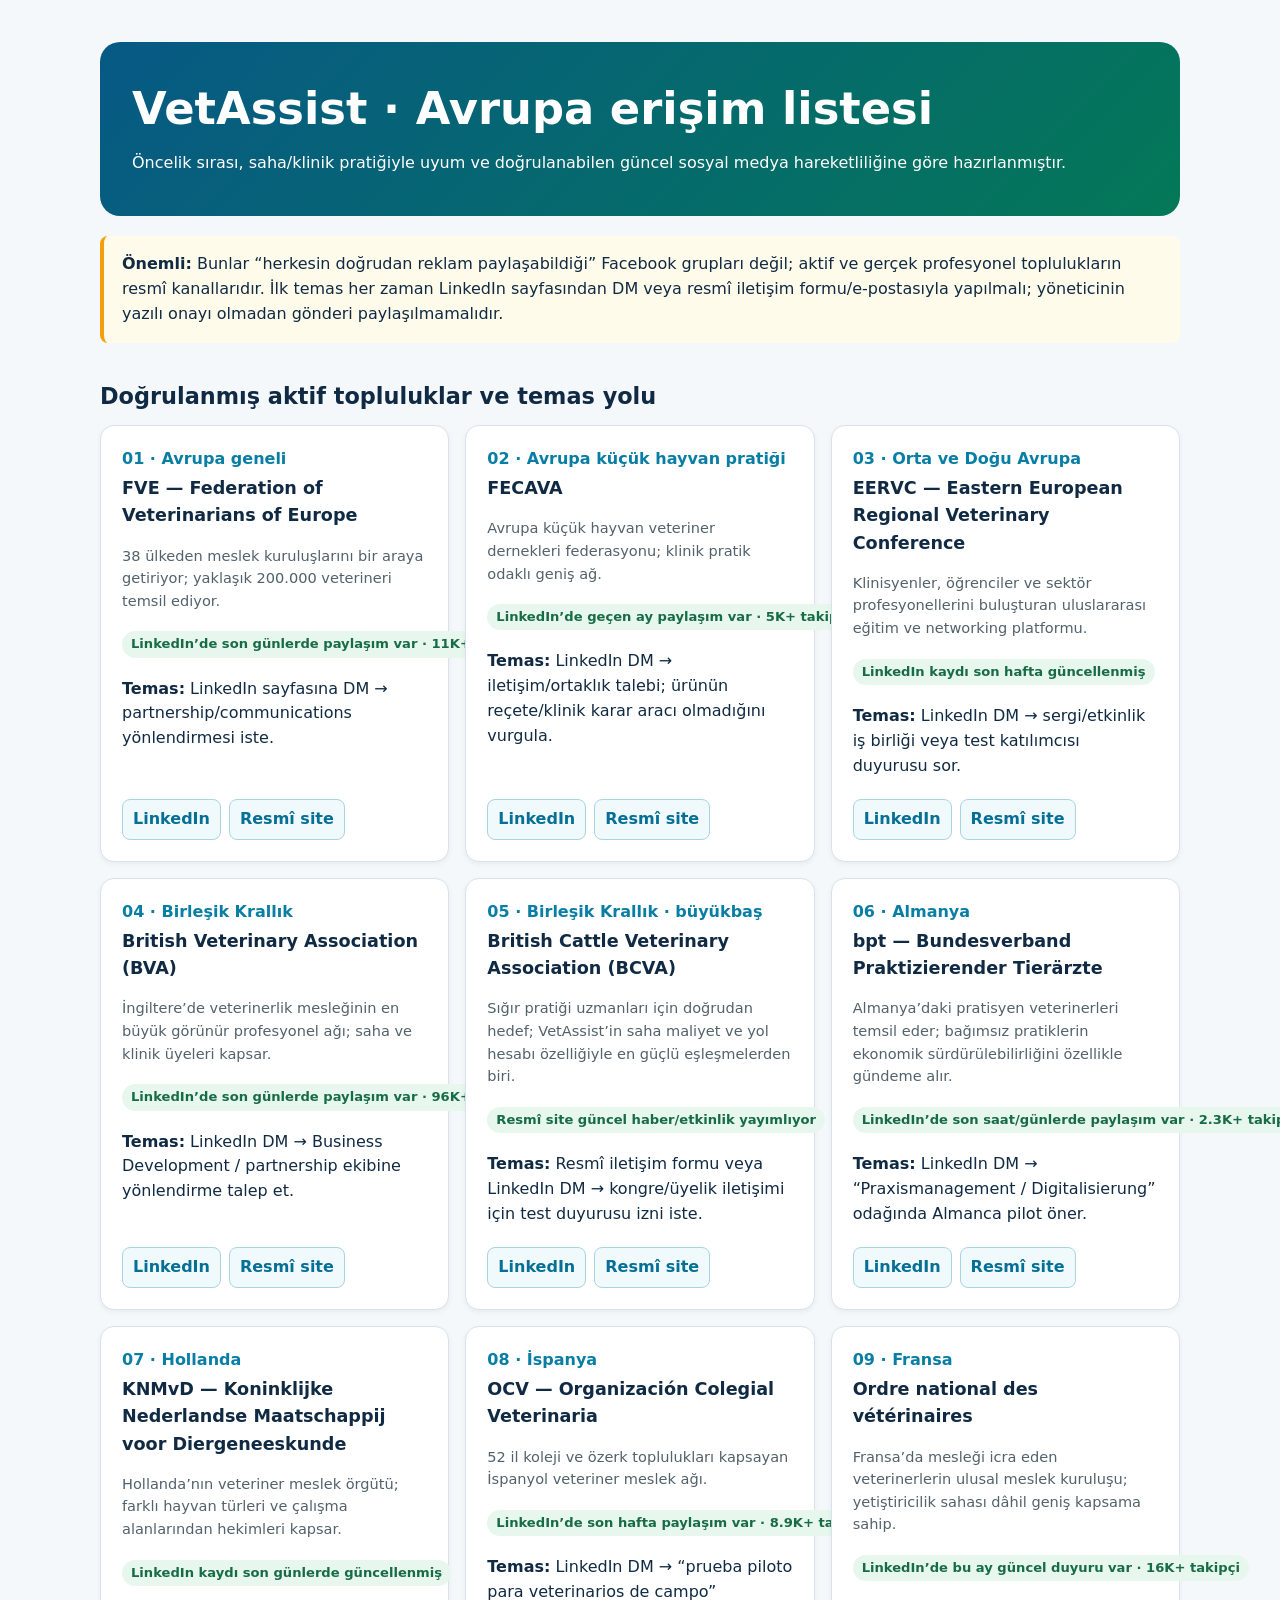
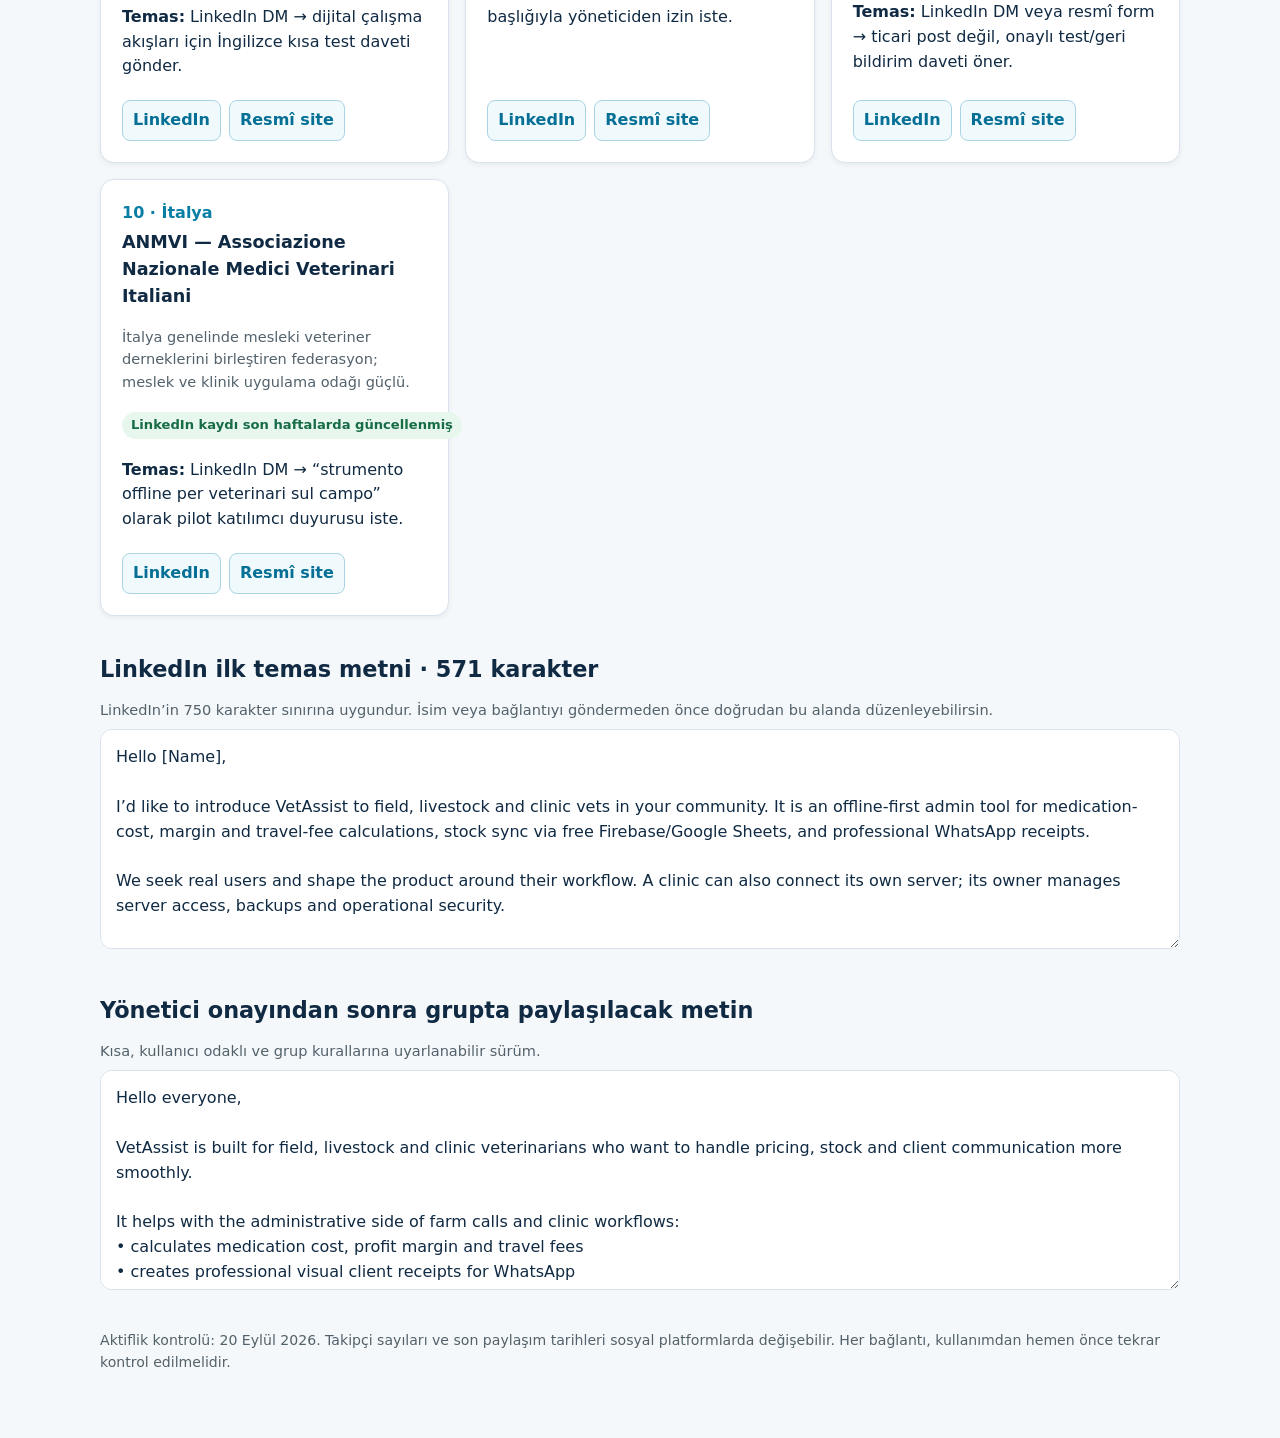
<file: avrupa-veteriner-topluluklari.html>
<!doctype html>
<html lang="tr">
<head>
  <meta charset="utf-8">
  <meta name="viewport" content="width=device-width, initial-scale=1">
  <title>VetAssist | Avrupa Veteriner Toplulukları</title>
  <meta name="description" content="VetAssist için doğrulanmış aktif Avrupa veteriner profesyonel topluluklarına ulaşım rehberi.">
  <style>
    :root { --ink:#102a43; --muted:#52616b; --brand:#087ea4; --line:#d9e2ec; --bg:#f5f8fa; --card:#fff; --good:#e7f7ee; }
    * { box-sizing:border-box; } body { margin:0; color:var(--ink); background:var(--bg); font:16px/1.55 system-ui,-apple-system,"Segoe UI",sans-serif; }
    main { max-width:1120px; margin:auto; padding:42px 20px 64px; }
    .hero { padding:32px; border-radius:20px; color:white; background:linear-gradient(135deg,#075985,#047857); }
    h1 { margin:0 0 8px; font-size:clamp(1.8rem,4vw,2.8rem); } h2 { margin:36px 0 12px; font-size:1.4rem; } p { margin:8px 0; }
    .notice { margin-top:20px; padding:16px 18px; border-left:4px solid #f59e0b; background:#fffbeb; border-radius:8px; }
    .grid { display:grid; grid-template-columns:repeat(auto-fit,minmax(310px,1fr)); gap:16px; }
    article { display:flex; flex-direction:column; padding:21px; background:var(--card); border:1px solid var(--line); border-radius:14px; box-shadow:0 2px 5px #102a4310; }
    .number { color:var(--brand); font-weight:800; } h3 { margin:3px 0 7px; font-size:1.1rem; } .meta { color:var(--muted); font-size:.91rem; }
    .active { display:inline-block; width:max-content; margin:11px 0; padding:3px 9px; border-radius:999px; background:var(--good); color:#176b45; font-size:.82rem; font-weight:700; }
    .links { margin-top:auto; padding-top:13px; display:flex; flex-wrap:wrap; gap:8px; } a { color:#056f96; font-weight:700; text-decoration:none; } a:hover { text-decoration:underline; }
    .button { padding:7px 10px; border:1px solid #a9d4e4; border-radius:8px; background:#f0f9fc; }
    .copy { width:100%; min-height:220px; padding:15px; border:1px solid var(--line); border-radius:12px; font:inherit; color:var(--ink); background:white; }
    footer { color:var(--muted); font-size:.88rem; margin-top:32px; }
  </style>
</head>
<body>
  <main>
    <section class="hero">
      <h1>VetAssist · Avrupa erişim listesi</h1>
      <p>Öncelik sırası, saha/klinik pratiğiyle uyum ve doğrulanabilen güncel sosyal medya hareketliliğine göre hazırlanmıştır.</p>
    </section>

    <aside class="notice">
      <strong>Önemli:</strong> Bunlar “herkesin doğrudan reklam paylaşabildiği” Facebook grupları değil; aktif ve gerçek profesyonel toplulukların resmî kanallarıdır. İlk temas her zaman LinkedIn sayfasından DM veya resmî iletişim formu/e-postasıyla yapılmalı; yöneticinin yazılı onayı olmadan gönderi paylaşılmamalıdır.
    </aside>

    <h2>Doğrulanmış aktif topluluklar ve temas yolu</h2>
    <section class="grid">
      <article><span class="number">01 · Avrupa geneli</span><h3>FVE — Federation of Veterinarians of Europe</h3><p class="meta">38 ülkeden meslek kuruluşlarını bir araya getiriyor; yaklaşık 200.000 veterineri temsil ediyor.</p><span class="active">LinkedIn’de son günlerde paylaşım var · 11K+ takipçi</span><p><strong>Temas:</strong> LinkedIn sayfasına DM → partnership/communications yönlendirmesi iste.</p><div class="links"><a class="button" href="https://www.linkedin.com/company/fve/">LinkedIn</a><a class="button" href="https://fve.org/">Resmî site</a></div></article>
      <article><span class="number">02 · Avrupa küçük hayvan pratiği</span><h3>FECAVA</h3><p class="meta">Avrupa küçük hayvan veteriner dernekleri federasyonu; klinik pratik odaklı geniş ağ.</p><span class="active">LinkedIn’de geçen ay paylaşım var · 5K+ takipçi</span><p><strong>Temas:</strong> LinkedIn DM → iletişim/ortaklık talebi; ürünün reçete/klinik karar aracı olmadığını vurgula.</p><div class="links"><a class="button" href="https://www.linkedin.com/company/fecava/">LinkedIn</a><a class="button" href="https://www.fecava.org/">Resmî site</a></div></article>
      <article><span class="number">03 · Orta ve Doğu Avrupa</span><h3>EERVC — Eastern European Regional Veterinary Conference</h3><p class="meta">Klinisyenler, öğrenciler ve sektör profesyonellerini buluşturan uluslararası eğitim ve networking platformu.</p><span class="active">LinkedIn kaydı son hafta güncellenmiş</span><p><strong>Temas:</strong> LinkedIn DM → sergi/etkinlik iş birliği veya test katılımcısı duyurusu sor.</p><div class="links"><a class="button" href="https://www.linkedin.com/company/eervc/">LinkedIn</a><a class="button" href="https://eervc.vet/">Resmî site</a></div></article>
      <article><span class="number">04 · Birleşik Krallık</span><h3>British Veterinary Association (BVA)</h3><p class="meta">İngiltere’de veterinerlik mesleğinin en büyük görünür profesyonel ağı; saha ve klinik üyeleri kapsar.</p><span class="active">LinkedIn’de son günlerde paylaşım var · 96K+ takipçi</span><p><strong>Temas:</strong> LinkedIn DM → Business Development / partnership ekibine yönlendirme talep et.</p><div class="links"><a class="button" href="https://www.linkedin.com/company/british-veterinary-association/">LinkedIn</a><a class="button" href="https://www.bva.co.uk/">Resmî site</a></div></article>
      <article><span class="number">05 · Birleşik Krallık · büyükbaş</span><h3>British Cattle Veterinary Association (BCVA)</h3><p class="meta">Sığır pratiği uzmanları için doğrudan hedef; VetAssist’in saha maliyet ve yol hesabı özelliğiyle en güçlü eşleşmelerden biri.</p><span class="active">Resmî site güncel haber/etkinlik yayımlıyor</span><p><strong>Temas:</strong> Resmî iletişim formu veya LinkedIn DM → kongre/üyelik iletişimi için test duyurusu izni iste.</p><div class="links"><a class="button" href="https://uk.linkedin.com/company/bcva">LinkedIn</a><a class="button" href="https://www.bcva.org.uk/">Resmî site</a></div></article>
      <article><span class="number">06 · Almanya</span><h3>bpt — Bundesverband Praktizierender Tierärzte</h3><p class="meta">Almanya’daki pratisyen veterinerleri temsil eder; bağımsız pratiklerin ekonomik sürdürülebilirliğini özellikle gündeme alır.</p><span class="active">LinkedIn’de son saat/günlerde paylaşım var · 2.3K+ takipçi</span><p><strong>Temas:</strong> LinkedIn DM → “Praxismanagement / Digitalisierung” odağında Almanca pilot öner.</p><div class="links"><a class="button" href="https://www.linkedin.com/company/bundesverband-praktizierender-tieraerzte/">LinkedIn</a><a class="button" href="https://www.tieraerzteverband.de/">Resmî site</a></div></article>
      <article><span class="number">07 · Hollanda</span><h3>KNMvD — Koninklijke Nederlandse Maatschappij voor Diergeneeskunde</h3><p class="meta">Hollanda’nın veteriner meslek örgütü; farklı hayvan türleri ve çalışma alanlarından hekimleri kapsar.</p><span class="active">LinkedIn kaydı son günlerde güncellenmiş</span><p><strong>Temas:</strong> LinkedIn DM → dijital çalışma akışları için İngilizce kısa test daveti gönder.</p><div class="links"><a class="button" href="https://nl.linkedin.com/company/knmvd">LinkedIn</a><a class="button" href="https://www.knmvd.nl/">Resmî site</a></div></article>
      <article><span class="number">08 · İspanya</span><h3>OCV — Organización Colegial Veterinaria</h3><p class="meta">52 il koleji ve özerk toplulukları kapsayan İspanyol veteriner meslek ağı.</p><span class="active">LinkedIn’de son hafta paylaşım var · 8.9K+ takipçi</span><p><strong>Temas:</strong> LinkedIn DM → “prueba piloto para veterinarios de campo” başlığıyla yöneticiden izin iste.</p><div class="links"><a class="button" href="https://www.linkedin.com/company/organizacion-colegial-veterinaria/">LinkedIn</a><a class="button" href="https://www.colvet.es/">Resmî site</a></div></article>
      <article><span class="number">09 · Fransa</span><h3>Ordre national des vétérinaires</h3><p class="meta">Fransa’da mesleği icra eden veterinerlerin ulusal meslek kuruluşu; yetiştiricilik sahası dâhil geniş kapsama sahip.</p><span class="active">LinkedIn’de bu ay güncel duyuru var · 16K+ takipçi</span><p><strong>Temas:</strong> LinkedIn DM veya resmî form → ticari post değil, onaylı test/geri bildirim daveti öner.</p><div class="links"><a class="button" href="https://www.linkedin.com/company/ordre-national-des-veterinaires/">LinkedIn</a><a class="button" href="https://www.veterinaire.fr/">Resmî site</a></div></article>
      <article><span class="number">10 · İtalya</span><h3>ANMVI — Associazione Nazionale Medici Veterinari Italiani</h3><p class="meta">İtalya genelinde mesleki veteriner derneklerini birleştiren federasyon; meslek ve klinik uygulama odağı güçlü.</p><span class="active">LinkedIn kaydı son haftalarda güncellenmiş</span><p><strong>Temas:</strong> LinkedIn DM → “strumento offline per veterinari sul campo” olarak pilot katılımcı duyurusu iste.</p><div class="links"><a class="button" href="https://it.linkedin.com/company/anmvi-associazione-nazionale-medici-veterinari-italiani">LinkedIn</a><a class="button" href="https://www.anmvi.it/">Resmî site</a></div></article>
    </section>

    <h2>LinkedIn ilk temas metni · 571 karakter</h2>
    <p class="meta">LinkedIn’in 750 karakter sınırına uygundur. İsim veya bağlantıyı göndermeden önce doğrudan bu alanda düzenleyebilirsin.</p>
    <textarea class="copy">Hello [Name],

I’d like to introduce VetAssist to field, livestock and clinic vets in your community. It is an offline-first admin tool for medication-cost, margin and travel-fee calculations, stock sync via free Firebase/Google Sheets, and professional WhatsApp receipts.

We seek real users and shape the product around their workflow. A clinic can also connect its own server; its owner manages server access, backups and operational security.

VetAssist is not a diagnostic or prescribing tool. May we share a short invitation? Demo: https://aedogan.github.io/Matrix/</textarea>

    <h2>Yönetici onayından sonra grupta paylaşılacak metin</h2>
    <p class="meta">Kısa, kullanıcı odaklı ve grup kurallarına uyarlanabilir sürüm.</p>
    <textarea class="copy">Hello everyone,

VetAssist is built for field, livestock and clinic veterinarians who want to handle pricing, stock and client communication more smoothly.

It helps with the administrative side of farm calls and clinic workflows:
• calculates medication cost, profit margin and travel fees
• creates professional visual client receipts for WhatsApp
• syncs stock using free Firebase and/or Google Sheets options
• works fully offline in low-connectivity rural areas

If your clinic or organisation has its own server, VetAssist can also be integrated with that infrastructure. In that case, server administration, access control, backups and operational security are managed by the server owner.

We are looking for real users and welcome practical feedback: the product can evolve around the needs of the veterinarians who use it. VetAssist is not a diagnostic, prescribing or dosage-decision tool, and it does not replace professional clinical judgement.

See the live demo:
https://aedogan.github.io/Matrix/

We would be glad to hear what would make it more useful in your daily work.
— VetAssist</textarea>

    <footer>Aktiflik kontrolü: 20 Eylül 2026. Takipçi sayıları ve son paylaşım tarihleri sosyal platformlarda değişebilir. Her bağlantı, kullanımdan hemen önce tekrar kontrol edilmelidir.</footer>
  </main>
</body>
</html>
</file>
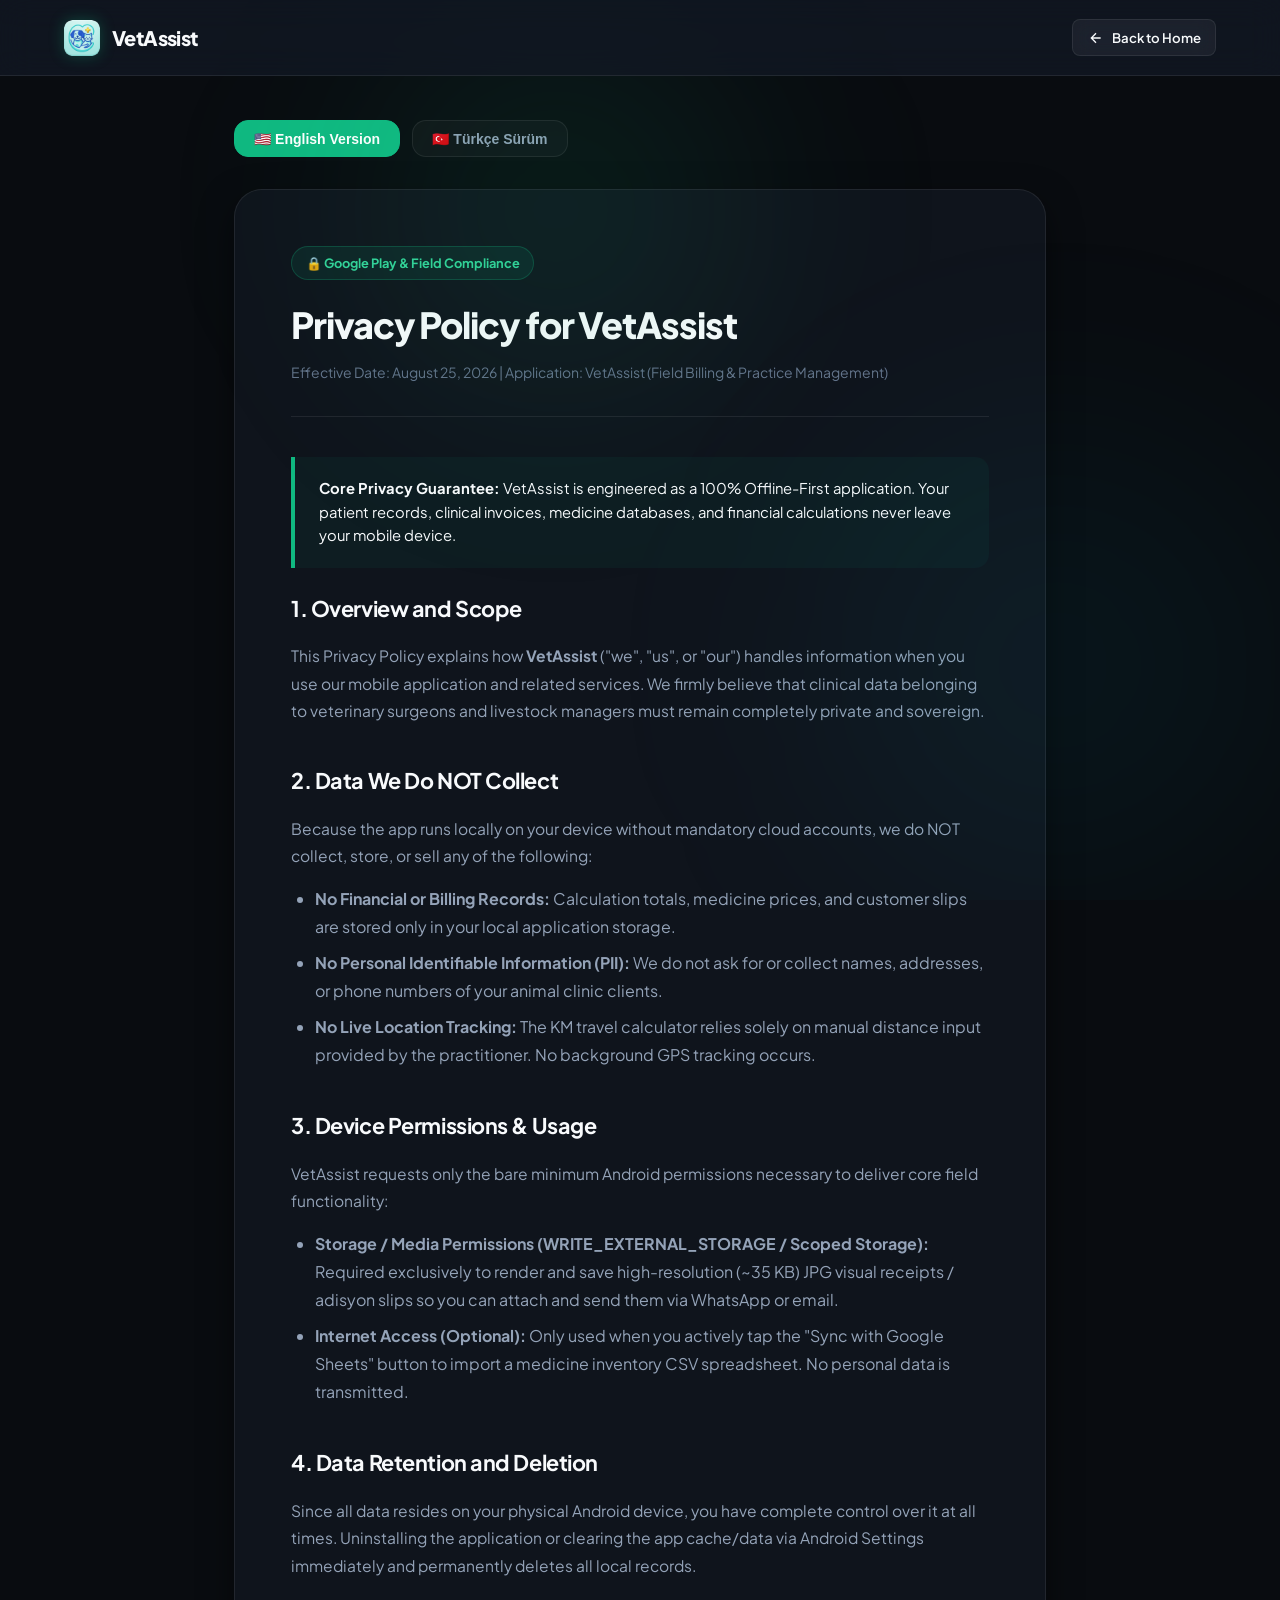
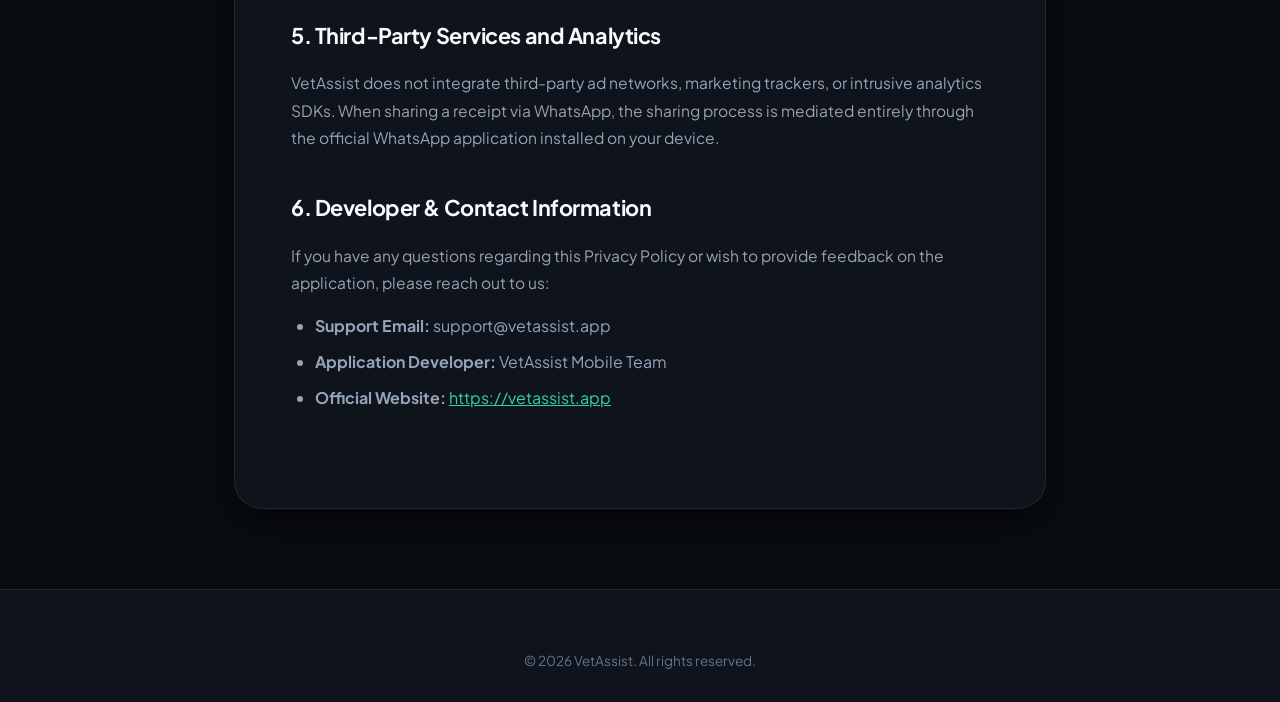
<file: google_sites_privacy_embed.html>
<!DOCTYPE html>
<html lang="en">
<head>
  <meta charset="UTF-8">
  <meta name="viewport" content="width=device-width, initial-scale=1.0">
  <title>Privacy Policy - VetAssist Mobile & Field Suite</title>
  <meta name="description" content="Official Privacy Policy for the VetAssist Mobile Application. We operate 100% offline with zero cloud tracking and local data sovereignty.">
  <link rel="icon" type="image/png" href="[data-uri]">

  <!-- Google Fonts -->
  <link rel="preconnect" href="https://fonts.googleapis.com">
  <link rel="preconnect" href="https://fonts.gstatic.com" crossorigin>
  <link href="https://fonts.googleapis.com/css2?family=Plus+Jakarta+Sans:wght@400;500;600;700;800&family=JetBrains+Mono:wght@500;700&display=swap" rel="stylesheet">

  <style>
/* ==========================================================================
   VetAssist - Modern Design System (AwesomeDesign & TasteSkill Tokens)
   ========================================================================== */

:root {
  /* Color Tokens */
  --bg-canvas: #090c10;
  --bg-surface: #0f141c;
  --bg-surface-elevated: #161d28;
  --bg-surface-glass: rgba(18, 24, 36, 0.75);
  --bg-glass-card: rgba(255, 255, 255, 0.03);
  --bg-glass-card-hover: rgba(255, 255, 255, 0.06);

  /* Borders & Dividers */
  --border-subtle: rgba(255, 255, 255, 0.08);
  --border-medium: rgba(255, 255, 255, 0.15);
  --border-glow: rgba(16, 185, 129, 0.35);

  /* Typography Colors */
  --text-primary: #f8fafc;
  --text-secondary: #94a3b8;
  --text-muted: #64748b;
  --text-inverse: #090c10;

  /* Brand Accents (Emerald / Bio-Tech Teal) */
  --emerald-400: #34d399;
  --emerald-500: #10b981;
  --emerald-600: #059669;
  --teal-400: #2dd4bf;
  --teal-500: #14b8a6;
  --cyan-400: #22d3ee;
  --cyan-500: #06b6d4;
  --accent-glow: rgba(16, 185, 129, 0.22);
  --accent-glow-cyan: rgba(6, 182, 212, 0.18);

  /* Radii */
  --radius-sm: 8px;
  --radius-md: 14px;
  --radius-lg: 20px;
  --radius-xl: 28px;
  --radius-full: 9999px;

  /* Shadows */
  --shadow-sm: 0 2px 8px rgba(0, 0, 0, 0.4);
  --shadow-lg: 0 12px 36px -4px rgba(0, 0, 0, 0.6);
  --shadow-glow-emerald: 0 0 35px -5px var(--accent-glow);
  --shadow-glow-cyan: 0 0 35px -5px var(--accent-glow-cyan);

  /* Transitions */
  --transition-fast: 150ms cubic-bezier(0.4, 0, 0.2, 1);
  --transition-smooth: 250ms cubic-bezier(0.16, 1, 0.3, 1);
}

/* Reset & Base Styles */
*, *::before, *::after {
  box-sizing: border-box;
  margin: 0;
  padding: 0;
}

html {
  font-family: 'Plus Jakarta Sans', system-ui, -apple-system, BlinkMacSystemFont, 'Segoe UI', Roboto, sans-serif;
  background-color: var(--bg-canvas);
  color: var(--text-primary);
  scroll-behavior: smooth;
  -webkit-font-smoothing: antialiased;
  -moz-osx-font-smoothing: grayscale;
}

body {
  min-height: 100vh;
  position: relative;
  overflow-x: hidden;
  line-height: 1.6;
}

/* Ambient Background Light Mesh (TasteSkill Depth) */
.ambient-mesh {
  position: fixed;
  top: 0;
  left: 0;
  width: 100vw;
  height: 100vh;
  pointer-events: none;
  z-index: 0;
  overflow: hidden;
}

.mesh-glow-1 {
  position: absolute;
  top: -10%;
  left: 20%;
  width: 600px;
  height: 600px;
  background: radial-gradient(circle, rgba(16, 185, 129, 0.12) 0%, rgba(16, 185, 129, 0) 70%);
  filter: blur(80px);
}

.mesh-glow-2 {
  position: absolute;
  top: 35%;
  right: -10%;
  width: 700px;
  height: 700px;
  background: radial-gradient(circle, rgba(6, 182, 212, 0.08) 0%, rgba(6, 182, 212, 0) 70%);
  filter: blur(100px);
}

.mesh-glow-3 {
  position: absolute;
  bottom: 5%;
  left: -5%;
  width: 650px;
  height: 650px;
  background: radial-gradient(circle, rgba(16, 185, 129, 0.09) 0%, rgba(16, 185, 129, 0) 70%);
  filter: blur(90px);
}

/* Container */
.container {
  width: 100%;
  max-width: 1200px;
  margin: 0 auto;
  padding: 0 1.5rem;
  position: relative;
  z-index: 1;
}

/* Header & Nav */
.site-header {
  position: fixed;
  top: 0;
  left: 0;
  right: 0;
  height: 76px;
  z-index: 100;
  background: var(--bg-surface-glass);
  backdrop-filter: blur(16px);
  -webkit-backdrop-filter: blur(16px);
  border-bottom: 1px solid var(--border-subtle);
  transition: var(--transition-smooth);
}

.nav-container {
  display: flex;
  align-items: center;
  justify-content: space-between;
  height: 100%;
}

.brand-logo {
  display: flex;
  align-items: center;
  gap: 0.75rem;
  text-decoration: none;
  color: var(--text-primary);
  font-weight: 800;
  font-size: 1.25rem;
  letter-spacing: -0.03em;
}

.brand-icon {
  width: 36px;
  height: 36px;
  border-radius: var(--radius-sm);
  box-shadow: 0 0 15px rgba(16, 185, 129, 0.3);
  object-fit: contain;
}

.brand-badge {
  font-size: 0.65rem;
  font-weight: 700;
  padding: 0.15rem 0.45rem;
  border-radius: var(--radius-full);
  background: rgba(16, 185, 129, 0.15);
  border: 1px solid rgba(16, 185, 129, 0.3);
  color: var(--emerald-400);
  text-transform: uppercase;
  letter-spacing: 0.05em;
}

.nav-menu {
  display: flex;
  align-items: center;
  gap: 2rem;
  list-style: none;
}

.nav-link {
  text-decoration: none;
  color: var(--text-secondary);
  font-size: 0.925rem;
  font-weight: 500;
  transition: var(--transition-fast);
  position: relative;
}

.nav-link:hover, .nav-link.active {
  color: var(--text-primary);
}

.nav-link:hover::after {
  content: '';
  position: absolute;
  bottom: -6px;
  left: 0;
  width: 100%;
  height: 2px;
  background: var(--emerald-400);
  border-radius: var(--radius-full);
}

.nav-actions {
  display: flex;
  align-items: center;
  gap: 1rem;
}

/* Language Toggle Switch */
.lang-switcher {
  display: flex;
  align-items: center;
  background: rgba(255, 255, 255, 0.06);
  border: 1px solid var(--border-subtle);
  border-radius: var(--radius-full);
  padding: 3px;
  cursor: pointer;
  user-select: none;
}

.lang-btn {
  background: transparent;
  border: none;
  color: var(--text-muted);
  font-size: 0.75rem;
  font-weight: 700;
  padding: 4px 10px;
  border-radius: var(--radius-full);
  cursor: pointer;
  transition: var(--transition-fast);
}

.lang-btn.active {
  background: var(--emerald-500);
  color: #fff;
  box-shadow: 0 2px 8px rgba(16, 185, 129, 0.4);
}

/* Buttons (AwesomeDesign) */
.btn {
  display: inline-flex;
  align-items: center;
  justify-content: center;
  gap: 0.5rem;
  font-family: inherit;
  font-size: 0.925rem;
  font-weight: 600;
  border-radius: var(--radius-md);
  padding: 0.75rem 1.4rem;
  text-decoration: none;
  cursor: pointer;
  transition: var(--transition-smooth);
  border: 1px solid transparent;
}

.btn-primary {
  background: linear-gradient(135deg, var(--emerald-500), var(--teal-500));
  color: #ffffff;
  box-shadow: 0 4px 20px rgba(16, 185, 129, 0.35);
}

.btn-primary:hover {
  background: linear-gradient(135deg, var(--emerald-400), var(--teal-400));
  box-shadow: 0 6px 25px rgba(16, 185, 129, 0.5);
  transform: translateY(-2px);
}

.btn-primary:active {
  transform: translateY(0);
}

.btn-secondary {
  background: rgba(255, 255, 255, 0.05);
  border-color: var(--border-subtle);
  color: var(--text-primary);
  backdrop-filter: blur(10px);
}

.btn-secondary:hover {
  background: rgba(255, 255, 255, 0.09);
  border-color: var(--border-medium);
  transform: translateY(-2px);
}

.btn-sm {
  padding: 0.45rem 0.9rem;
  font-size: 0.825rem;
  border-radius: var(--radius-sm);
}

.btn-glow {
  position: relative;
}

.btn-glow::after {
  content: '';
  position: absolute;
  inset: -2px;
  border-radius: inherit;
  background: linear-gradient(135deg, var(--emerald-400), var(--cyan-400));
  z-index: -1;
  opacity: 0;
  filter: blur(8px);
  transition: var(--transition-fast);
}

.btn-glow:hover::after {
  opacity: 0.6;
}

/* Hero Section */
.hero-section {
  padding-top: 150px;
  padding-bottom: 90px;
  position: relative;
}

.hero-grid {
  display: grid;
  grid-template-columns: 1.15fr 0.85fr;
  gap: 3.5rem;
  align-items: center;
}

.hero-badge {
  display: inline-flex;
  align-items: center;
  gap: 0.6rem;
  padding: 0.4rem 0.9rem;
  background: rgba(16, 185, 129, 0.08);
  border: 1px solid rgba(16, 185, 129, 0.25);
  border-radius: var(--radius-full);
  color: var(--emerald-400);
  font-size: 0.825rem;
  font-weight: 600;
  margin-bottom: 1.5rem;
}

.pulse-dot {
  width: 8px;
  height: 8px;
  border-radius: 50%;
  background-color: var(--emerald-400);
  box-shadow: 0 0 10px var(--emerald-400);
  animation: pulse 2s infinite;
}

@keyframes pulse {
  0% { transform: scale(0.95); opacity: 0.8; }
  50% { transform: scale(1.3); opacity: 1; box-shadow: 0 0 16px var(--emerald-400); }
  100% { transform: scale(0.95); opacity: 0.8; }
}

.hero-title {
  font-size: clamp(2.5rem, 5vw, 3.75rem);
  font-weight: 800;
  line-height: 1.12;
  letter-spacing: -0.035em;
  margin-bottom: 1.25rem;
}

.text-gradient {
  background: linear-gradient(135deg, #ffffff 30%, var(--emerald-400) 80%, var(--cyan-400) 100%);
  -webkit-background-clip: text;
  -webkit-text-fill-color: transparent;
}

.hero-subtitle {
  font-size: 1.125rem;
  color: var(--text-secondary);
  line-height: 1.65;
  margin-bottom: 2rem;
  max-width: 540px;
}

.hero-cta-group {
  display: flex;
  align-items: center;
  gap: 1rem;
  flex-wrap: wrap;
  margin-bottom: 2.5rem;
}

.hero-stats {
  display: flex;
  align-items: center;
  gap: 2.5rem;
  border-top: 1px solid var(--border-subtle);
  padding-top: 1.75rem;
}

.stat-item {
  display: flex;
  flex-direction: column;
}

.stat-value {
  font-size: 1.5rem;
  font-weight: 800;
  color: var(--text-primary);
  letter-spacing: -0.02em;
}

.stat-label {
  font-size: 0.8rem;
  color: var(--text-muted);
  font-weight: 500;
}

/* Hero Interactive Demo Card (Live Calculation Simulator) */
.hero-mockup-card {
  position: relative;
  background: var(--bg-surface);
  border: 1px solid var(--border-subtle);
  border-radius: var(--radius-xl);
  padding: 1.75rem;
  box-shadow: var(--shadow-lg), var(--shadow-glow-emerald);
  overflow: hidden;
}

.mockup-topbar {
  display: flex;
  align-items: center;
  justify-content: space-between;
  padding-bottom: 1rem;
  border-bottom: 1px solid var(--border-subtle);
  margin-bottom: 1.25rem;
}

.mockup-dots {
  display: flex;
  gap: 6px;
}

.mockup-dot {
  width: 10px;
  height: 10px;
  border-radius: 50%;
}
.dot-red { background: #ef4444; }
.dot-yellow { background: #f59e0b; }
.dot-green { background: #10b981; }

.mockup-title {
  font-size: 0.8rem;
  font-weight: 600;
  color: var(--text-muted);
  text-transform: uppercase;
  letter-spacing: 0.05em;
}

.calc-demo-body {
  display: flex;
  flex-direction: column;
  gap: 1rem;
}

.demo-input-row {
  display: flex;
  gap: 0.75rem;
}

.demo-input-group {
  flex: 1;
  display: flex;
  flex-direction: column;
  gap: 0.35rem;
}

.demo-label {
  font-size: 0.75rem;
  color: var(--text-secondary);
  font-weight: 600;
}

.demo-select, .demo-input {
  width: 100%;
  background: rgba(255, 255, 255, 0.04);
  border: 1px solid var(--border-subtle);
  border-radius: var(--radius-sm);
  padding: 0.55rem 0.75rem;
  color: var(--text-primary);
  font-size: 0.85rem;
  outline: none;
  transition: var(--transition-fast);
}

.demo-select:focus, .demo-input:focus {
  border-color: var(--emerald-500);
  background: rgba(255, 255, 255, 0.07);
}

.demo-select option {
  background: var(--bg-surface);
  color: var(--text-primary);
}

.demo-km-chips {
  display: flex;
  gap: 0.4rem;
}

.km-chip {
  background: rgba(255, 255, 255, 0.04);
  border: 1px solid var(--border-subtle);
  color: var(--text-secondary);
  border-radius: var(--radius-sm);
  padding: 0.25rem 0.6rem;
  font-size: 0.75rem;
  cursor: pointer;
  transition: var(--transition-fast);
}

.km-chip:hover, .km-chip.active {
  background: rgba(16, 185, 129, 0.15);
  border-color: var(--emerald-500);
  color: var(--emerald-400);
}

/* Receipt Preview Inside Card */
.demo-receipt-box {
  background: rgba(0, 0, 0, 0.35);
  border: 1px dashed var(--border-medium);
  border-radius: var(--radius-md);
  padding: 1rem;
  font-family: 'JetBrains Mono', monospace;
  font-size: 0.8rem;
}

.receipt-header-mini {
  text-align: center;
  color: var(--emerald-400);
  font-weight: 700;
  margin-bottom: 0.5rem;
  border-bottom: 1px solid rgba(255, 255, 255, 0.06);
  padding-bottom: 0.4rem;
}

.receipt-row {
  display: flex;
  justify-content: space-between;
  color: var(--text-secondary);
  margin-bottom: 0.35rem;
}

.receipt-row.total-row {
  border-top: 1px solid var(--border-subtle);
  padding-top: 0.5rem;
  margin-top: 0.5rem;
  font-weight: 700;
  font-size: 0.95rem;
  color: #fff;
}

.total-amount {
  color: var(--emerald-400);
}

.receipt-notice {
  font-size: 0.65rem;
  color: #ef4444;
  text-align: center;
  margin-top: 0.5rem;
  font-weight: 700;
}

.btn-whatsapp-demo {
  width: 100%;
  background: #25D366;
  color: #fff;
  font-weight: 700;
  padding: 0.65rem;
  border-radius: var(--radius-md);
  border: none;
  cursor: pointer;
  display: flex;
  align-items: center;
  justify-content: center;
  gap: 0.5rem;
  font-size: 0.85rem;
  transition: var(--transition-fast);
}

.btn-whatsapp-demo:hover {
  background: #20bd5a;
  transform: translateY(-1px);
}

/* Sections Common */
.section {
  padding: 90px 0;
  position: relative;
  z-index: 1;
}

.section-header {
  text-align: center;
  max-width: 680px;
  margin: 0 auto 4rem auto;
}

.section-tag {
  display: inline-block;
  font-size: 0.8rem;
  font-weight: 700;
  color: var(--emerald-400);
  text-transform: uppercase;
  letter-spacing: 0.08em;
  margin-bottom: 0.75rem;
}

.section-title {
  font-size: clamp(2rem, 3.5vw, 2.75rem);
  font-weight: 800;
  letter-spacing: -0.03em;
  margin-bottom: 1rem;
}

.section-desc {
  font-size: 1.05rem;
  color: var(--text-secondary);
}

/* Bento Grid Features (TasteSkill Architecture) */
.bento-grid {
  display: grid;
  grid-template-columns: repeat(3, 1fr);
  gap: 1.5rem;
}

.bento-card {
  background: var(--bg-glass-card);
  border: 1px solid var(--border-subtle);
  border-radius: var(--radius-lg);
  padding: 2rem;
  backdrop-filter: blur(12px);
  -webkit-backdrop-filter: blur(12px);
  transition: var(--transition-smooth);
  position: relative;
  overflow: hidden;
  display: flex;
  flex-direction: column;
}

.bento-card::before {
  content: '';
  position: absolute;
  top: 0;
  left: 0;
  right: 0;
  height: 1px;
  background: linear-gradient(90deg, transparent, rgba(255, 255, 255, 0.15), transparent);
}

.bento-card:hover {
  background: var(--bg-glass-card-hover);
  border-color: var(--border-medium);
  transform: translateY(-4px);
  box-shadow: 0 15px 30px rgba(0, 0, 0, 0.4), var(--shadow-glow-emerald);
}

.bento-span-2 {
  grid-column: span 2;
}

.bento-icon-wrapper {
  width: 48px;
  height: 48px;
  border-radius: var(--radius-md);
  background: rgba(16, 185, 129, 0.1);
  border: 1px solid rgba(16, 185, 129, 0.2);
  display: flex;
  align-items: center;
  justify-content: center;
  color: var(--emerald-400);
  margin-bottom: 1.5rem;
}

.bento-title {
  font-size: 1.25rem;
  font-weight: 700;
  letter-spacing: -0.02em;
  margin-bottom: 0.75rem;
  color: #fff;
}

.bento-desc {
  font-size: 0.925rem;
  color: var(--text-secondary);
  line-height: 1.6;
}

.bento-card-media {
  margin-top: 1.5rem;
  border-radius: var(--radius-md);
  overflow: hidden;
  border: 1px solid var(--border-subtle);
  background: rgba(0, 0, 0, 0.4);
}

.bento-img {
  width: 100%;
  height: auto;
  display: block;
  object-fit: cover;
  transition: transform 0.4s ease;
}

.bento-card:hover .bento-img {
  transform: scale(1.03);
}

/* Workflow Steps */
.workflow-grid {
  display: grid;
  grid-template-columns: repeat(4, 1fr);
  gap: 1.5rem;
  position: relative;
}

.step-card {
  background: var(--bg-surface);
  border: 1px solid var(--border-subtle);
  border-radius: var(--radius-lg);
  padding: 1.75rem;
  position: relative;
  transition: var(--transition-smooth);
}

.step-card:hover {
  border-color: var(--emerald-500);
  transform: translateY(-3px);
}

.step-number {
  font-family: 'JetBrains Mono', monospace;
  font-size: 0.85rem;
  font-weight: 700;
  color: var(--emerald-400);
  background: rgba(16, 185, 129, 0.1);
  padding: 0.2rem 0.5rem;
  border-radius: var(--radius-sm);
  display: inline-block;
  margin-bottom: 1rem;
}

.step-title {
  font-size: 1.1rem;
  font-weight: 700;
  margin-bottom: 0.5rem;
}

.step-desc {
  font-size: 0.875rem;
  color: var(--text-secondary);
}

/* Offline Banner Card */
.offline-banner {
  background: linear-gradient(135deg, rgba(16, 185, 129, 0.12), rgba(6, 182, 212, 0.06));
  border: 1px solid rgba(16, 185, 129, 0.3);
  border-radius: var(--radius-xl);
  padding: 3rem;
  display: flex;
  align-items: center;
  justify-content: space-between;
  gap: 2rem;
  margin-top: 4rem;
}

.offline-text {
  max-width: 600px;
}

.offline-title {
  font-size: 1.75rem;
  font-weight: 800;
  letter-spacing: -0.02em;
  margin-bottom: 0.75rem;
}

.offline-desc {
  color: var(--text-secondary);
  font-size: 1rem;
}

/* Download / CTA Section */
.cta-section {
  padding: 100px 0;
  text-align: center;
}

.cta-box {
  background: radial-gradient(circle at center, rgba(16, 185, 129, 0.15) 0%, rgba(15, 20, 28, 0.8) 70%);
  border: 1px solid rgba(16, 185, 129, 0.3);
  border-radius: var(--radius-xl);
  padding: 4rem 2rem;
  box-shadow: var(--shadow-lg), var(--shadow-glow-emerald);
}

.cta-title {
  font-size: clamp(2rem, 4vw, 3rem);
  font-weight: 800;
  letter-spacing: -0.03em;
  margin-bottom: 1rem;
}

.cta-desc {
  font-size: 1.125rem;
  color: var(--text-secondary);
  max-width: 580px;
  margin: 0 auto 2.5rem auto;
}

.cta-buttons {
  display: flex;
  justify-content: center;
  gap: 1.25rem;
  flex-wrap: wrap;
}

/* Footer */
.site-footer {
  border-top: 1px solid var(--border-subtle);
  background: var(--bg-surface);
  padding: 60px 0 30px 0;
}

.footer-grid {
  display: grid;
  grid-template-columns: 2fr 1fr 1fr 1fr;
  gap: 3rem;
  margin-bottom: 3rem;
}

.footer-brand-desc {
  color: var(--text-secondary);
  font-size: 0.9rem;
  margin-top: 1rem;
  max-width: 320px;
}

.footer-heading {
  font-size: 0.9rem;
  font-weight: 700;
  color: var(--text-primary);
  text-transform: uppercase;
  letter-spacing: 0.05em;
  margin-bottom: 1.25rem;
}

.footer-links {
  list-style: none;
  display: flex;
  flex-direction: column;
  gap: 0.75rem;
}

.footer-link {
  color: var(--text-secondary);
  text-decoration: none;
  font-size: 0.875rem;
  transition: var(--transition-fast);
}

.footer-link:hover {
  color: var(--emerald-400);
}

.footer-bottom {
  border-top: 1px solid var(--border-subtle);
  padding-top: 2rem;
  display: flex;
  justify-content: space-between;
  align-items: center;
  font-size: 0.825rem;
  color: var(--text-muted);
  flex-wrap: wrap;
  gap: 1rem;
}

/* Modal (Privacy Policy & Interactive Overlays) */
.modal-overlay {
  position: fixed;
  inset: 0;
  background: rgba(0, 0, 0, 0.85);
  backdrop-filter: blur(8px);
  -webkit-backdrop-filter: blur(8px);
  z-index: 999;
  display: none;
  align-items: center;
  justify-content: center;
  padding: 1.5rem;
}

.modal-overlay.open {
  display: flex;
  animation: fadeIn 0.2s ease-out;
}

@keyframes fadeIn {
  from { opacity: 0; transform: scale(0.98); }
  to { opacity: 1; transform: scale(1); }
}

.modal-content {
  background: var(--bg-surface);
  border: 1px solid var(--border-medium);
  border-radius: var(--radius-xl);
  max-width: 800px;
  width: 100%;
  max-height: 85vh;
  display: flex;
  flex-direction: column;
  box-shadow: var(--shadow-lg), var(--shadow-glow-emerald);
}

.modal-header {
  padding: 1.5rem 2rem;
  border-bottom: 1px solid var(--border-subtle);
  display: flex;
  align-items: center;
  justify-content: space-between;
}

.modal-title {
  font-size: 1.25rem;
  font-weight: 800;
  color: var(--text-primary);
}

.modal-close {
  background: rgba(255, 255, 255, 0.05);
  border: 1px solid var(--border-subtle);
  color: var(--text-secondary);
  width: 36px;
  height: 36px;
  border-radius: 50%;
  display: flex;
  align-items: center;
  justify-content: center;
  cursor: pointer;
  transition: var(--transition-fast);
}

.modal-close:hover {
  color: #fff;
  background: rgba(255, 255, 255, 0.15);
}

.modal-body {
  padding: 2rem;
  overflow-y: auto;
  color: var(--text-secondary);
  font-size: 0.925rem;
  line-height: 1.7;
}

.modal-body h3 {
  color: var(--text-primary);
  font-size: 1.1rem;
  margin: 1.5rem 0 0.5rem 0;
}

.modal-body p {
  margin-bottom: 1rem;
}

.modal-body ul {
  margin-left: 1.25rem;
  margin-bottom: 1rem;
}

.modal-footer {
  padding: 1.25rem 2rem;
  border-top: 1px solid var(--border-subtle);
  display: flex;
  justify-content: space-between;
  align-items: center;
}

/* Mobile Responsive Adjustments */
@media (max-width: 992px) {
  .hero-grid {
    grid-template-columns: 1fr;
    gap: 2.5rem;
  }
  .bento-grid {
    grid-template-columns: 1fr;
  }
  .bento-span-2 {
    grid-column: span 1;
  }
  .workflow-grid {
    grid-template-columns: repeat(2, 1fr);
  }
  .footer-grid {
    grid-template-columns: 1fr 1fr;
    gap: 2rem;
  }
  .offline-banner {
    flex-direction: column;
    text-align: center;
    padding: 2rem;
  }
}

@media (max-width: 768px) {
  .nav-menu {
    display: none;
  }
  .brand-badge {
    display: none;
  }
  .brand-logo {
    font-size: 1.1rem;
    gap: 0.5rem;
  }
  .brand-icon {
    width: 30px;
    height: 30px;
  }
  .nav-actions {
    gap: 0.5rem;
  }
  .btn-sm {
    padding: 0.35rem 0.65rem;
    font-size: 0.775rem;
  }
  .workflow-grid {
    grid-template-columns: 1fr;
  }
  .footer-grid {
    grid-template-columns: 1fr;
  }
  .hero-section {
    padding-top: 110px;
    padding-bottom: 50px;
  }
}

</style>
  <style>
    .policy-container {
      max-width: 860px;
      margin: 120px auto 80px auto;
      padding: 0 1.5rem;
    }
    .policy-card {
      background: var(--bg-surface);
      border: 1px solid var(--border-subtle);
      border-radius: var(--radius-xl);
      padding: 3.5rem;
      box-shadow: var(--shadow-lg);
    }
    .policy-header {
      border-bottom: 1px solid var(--border-subtle);
      padding-bottom: 2rem;
      margin-bottom: 2.5rem;
    }
    .policy-badge {
      display: inline-flex;
      align-items: center;
      gap: 0.5rem;
      font-size: 0.8rem;
      font-weight: 700;
      color: var(--emerald-400);
      background: rgba(16, 185, 129, 0.1);
      border: 1px solid rgba(16, 185, 129, 0.25);
      border-radius: var(--radius-full);
      padding: 0.35rem 0.85rem;
      margin-bottom: 1rem;
    }
    .policy-title {
      font-size: 2.25rem;
      font-weight: 800;
      letter-spacing: -0.03em;
      margin-bottom: 0.5rem;
    }
    .policy-meta {
      color: var(--text-muted);
      font-size: 0.875rem;
    }
    .policy-section {
      margin-bottom: 2.5rem;
    }
    .policy-section h2 {
      font-size: 1.35rem;
      font-weight: 700;
      color: var(--text-primary);
      margin-bottom: 1rem;
      letter-spacing: -0.02em;
    }
    .policy-section p {
      color: var(--text-secondary);
      font-size: 0.975rem;
      line-height: 1.75;
      margin-bottom: 1rem;
    }
    .policy-section ul {
      margin-left: 1.5rem;
      margin-bottom: 1.25rem;
      color: var(--text-secondary);
      line-height: 1.75;
    }
    .policy-section li {
      margin-bottom: 0.5rem;
    }
    .highlight-box {
      background: rgba(16, 185, 129, 0.05);
      border-left: 4px solid var(--emerald-500);
      border-radius: 0 var(--radius-md) var(--radius-md) 0;
      padding: 1.25rem 1.5rem;
      margin: 1.5rem 0;
    }
    .highlight-box p {
      margin: 0;
      color: var(--text-primary);
      font-size: 0.925rem;
    }
    .lang-tabs {
      display: flex;
      gap: 0.75rem;
      margin-bottom: 2rem;
    }
    .lang-tab {
      padding: 0.6rem 1.2rem;
      border-radius: var(--radius-md);
      border: 1px solid var(--border-subtle);
      background: rgba(255, 255, 255, 0.03);
      color: var(--text-secondary);
      cursor: pointer;
      font-weight: 600;
      font-size: 0.875rem;
      transition: var(--transition-fast);
    }
    .lang-tab.active {
      background: var(--emerald-500);
      border-color: var(--emerald-500);
      color: #fff;
    }
    @media (max-width: 768px) {
      .policy-card {
        padding: 2rem 1.5rem;
      }
      .policy-title {
        font-size: 1.75rem;
      }
    }
  </style>
</head>
<body>

  <!-- Ambient Light -->
  <div class="ambient-mesh" aria-hidden="true">
    <div class="mesh-glow-1"></div>
    <div class="mesh-glow-2"></div>
  </div>

  <!-- Header -->
  <header class="site-header">
    <div class="container nav-container">
      <a href="index.html" class="brand-logo">
        <img src="[data-uri]" alt="VetAssist Logo" class="brand-icon">
        <span>VetAssist</span>
      </a>

      <div class="nav-actions">
        <a href="index.html" class="btn btn-secondary btn-sm">
          <svg width="16" height="16" viewBox="0 0 24 24" fill="none" stroke="currentColor" stroke-width="2"><path d="M19 12H5M12 19l-7-7 7-7"/></svg>
          <span>Back to Home</span>
        </a>
      </div>
    </div>
  </header>

  <main class="policy-container">
    <div class="lang-tabs">
      <button class="lang-tab active" id="tab-en" onclick="switchPolicyLang('en')">🇺🇸 English Version</button>
      <button class="lang-tab" id="tab-tr" onclick="switchPolicyLang('tr')">🇹🇷 Türkçe Sürüm</button>
    </div>

    <!-- ENGLISH CONTENT -->
    <div class="policy-card" id="content-en">
      <div class="policy-header">
        <div class="policy-badge">
          <span>🔒 Google Play & Field Compliance</span>
        </div>
        <h1 class="policy-title">Privacy Policy for VetAssist</h1>
        <p class="policy-meta">Effective Date: August 25, 2026 | Application: VetAssist (Field Billing & Practice Management)</p>
      </div>

      <div class="highlight-box">
        <p><strong>Core Privacy Guarantee:</strong> VetAssist is engineered as a 100% Offline-First application. Your patient records, clinical invoices, medicine databases, and financial calculations never leave your mobile device.</p>
      </div>

      <div class="policy-section">
        <h2>1. Overview and Scope</h2>
        <p>This Privacy Policy explains how <strong>VetAssist</strong> ("we", "us", or "our") handles information when you use our mobile application and related services. We firmly believe that clinical data belonging to veterinary surgeons and livestock managers must remain completely private and sovereign.</p>
      </div>

      <div class="policy-section">
        <h2>2. Data We Do NOT Collect</h2>
        <p>Because the app runs locally on your device without mandatory cloud accounts, we do NOT collect, store, or sell any of the following:</p>
        <ul>
          <li><strong>No Financial or Billing Records:</strong> Calculation totals, medicine prices, and customer slips are stored only in your local application storage.</li>
          <li><strong>No Personal Identifiable Information (PII):</strong> We do not ask for or collect names, addresses, or phone numbers of your animal clinic clients.</li>
          <li><strong>No Live Location Tracking:</strong> The KM travel calculator relies solely on manual distance input provided by the practitioner. No background GPS tracking occurs.</li>
        </ul>
      </div>

      <div class="policy-section">
        <h2>3. Device Permissions & Usage</h2>
        <p>VetAssist requests only the bare minimum Android permissions necessary to deliver core field functionality:</p>
        <ul>
          <li><strong>Storage / Media Permissions (WRITE_EXTERNAL_STORAGE / Scoped Storage):</strong> Required exclusively to render and save high-resolution (~35 KB) JPG visual receipts / adisyon slips so you can attach and send them via WhatsApp or email.</li>
          <li><strong>Internet Access (Optional):</strong> Only used when you actively tap the "Sync with Google Sheets" button to import a medicine inventory CSV spreadsheet. No personal data is transmitted.</li>
        </ul>
      </div>

      <div class="policy-section">
        <h2>4. Data Retention and Deletion</h2>
        <p>Since all data resides on your physical Android device, you have complete control over it at all times. Uninstalling the application or clearing the app cache/data via Android Settings immediately and permanently deletes all local records.</p>
      </div>

      <div class="policy-section">
        <h2>5. Third-Party Services and Analytics</h2>
        <p>VetAssist does not integrate third-party ad networks, marketing trackers, or intrusive analytics SDKs. When sharing a receipt via WhatsApp, the sharing process is mediated entirely through the official WhatsApp application installed on your device.</p>
      </div>

      <div class="policy-section">
        <h2>6. Developer & Contact Information</h2>
        <p>If you have any questions regarding this Privacy Policy or wish to provide feedback on the application, please reach out to us:</p>
        <ul>
          <li><strong>Support Email:</strong> support@vetassist.app</li>
          <li><strong>Application Developer:</strong> VetAssist Mobile Team</li>
          <li><strong>Official Website:</strong> <a href="index.html" style="color: var(--emerald-400);">https://vetassist.app</a></li>
        </ul>
      </div>
    </div>

    <!-- TURKISH CONTENT -->
    <div class="policy-card" id="content-tr" style="display: none;">
      <div class="policy-header">
        <div class="policy-badge">
          <span>🔒 Google Play & Saha Mevzuat Uyumu</span>
        </div>
        <h1 class="policy-title">VetAssist Gizlilik Politikası</h1>
        <p class="policy-meta">Yürürlük Tarihi: 25 Ağustos 2026 | Uygulama: VetAssist (Saha Adisyon & Klinik Asistanı)</p>
      </div>

      <div class="highlight-box">
        <p><strong>Temel Gizlilik Taahhüdü:</strong> VetAssist, %100 Çevrimdışı (Offline-First) prensibiyle geliştirilmiştir. Hasta kayıtlarınız, maliyet hesaplarınız, ilaç listeleriniz ve adisyonlarınız asla cihazınızın dışına çıkarılmaz.</p>
      </div>

      <div class="policy-section">
        <h2>1. Genel Bakış ve Kapsam</h2>
        <p>Bu Gizlilik Politikası, <strong>VetAssist</strong> ("biz", "bizim" veya "Uygulama") mobil uygulamasını kullandığınızda verilerinizin nasıl korunduğunu açıklar. Saha veteriner hekimlerinin ve kliniklerin hasta/finans verilerinin tam bağımsızlığına ve gizliliğine saygı duyuyoruz.</p>
      </div>

      <div class="policy-section">
        <h2>2. Toplanmayan Veriler</h2>
        <p>Uygulama herhangi bir bulut sunucusuna bağımlı olmadan yerel olarak çalıştığından, aşağıdaki veriler kesinlikle toplanmaz veya üçüncü taraflara aktarılmaz:</p>
        <ul>
          <li><strong>Finansal veya Adisyon Kayıtları:</strong> İlaç birim fiyatları, kâr marjları ve hasta sahibi adisyonları yalnızca telefonunuzun yerel hafızasında tutulur.</li>
          <li><strong>Kişisel Tanımlayıcı Bilgiler:</strong> Müşteri adları, telefonları veya adresleri harici sunuculara iletilmez.</li>
          <li><strong>Arka Plan Konum Takibi:</strong> KM yol hesaplayıcı yalnızca hekimin girdiği mesafe değerini çarpar; arka planda GPS konum takibi yapılmaz.</li>
        </ul>
      </div>

      <div class="policy-section">
        <h2>3. İstenen Cihaz İzinleri</h2>
        <p>VetAssist yalnızca temel saha işlevlerini yerine getirmek için gereken minimum izinleri talep eder:</p>
        <ul>
          <li><strong>Depolama / Medya İzni:</strong> Yalnızca üretilen ~35 KB boyutundaki JPG görsel adisyon fişini telefonunuza kaydedip WhatsApp üzerinden paylaşabilmeniz için gereklidir.</li>
          <li><strong>İnternet Erişimi (Opsiyonel):</strong> Yalnızca hekim Google E-Tablolar üzerinden CSV ilaç stok listesi çekmek istediğinde kullanılır.</li>
        </ul>
      </div>

      <div class="policy-section">
        <h2>4. Verilerin Silinmesi</h2>
        <p>Tüm veriler yerel hafızada tutulduğu için kontrol tamamen hekimdedir. Uygulama verilerini temizlediğinizde veya uygulamayı sildiğinizde tüm kayıtlar kalıcı olarak silinir.</p>
      </div>

      <div class="policy-section">
        <h2>5. İletişim ve Destek</h2>
        <p>Gizlilik politikası veya uygulama hakkında sorularınız için bizimle iletişime geçebilirsiniz:</p>
        <ul>
          <li><strong>E-posta:</strong> support@vetassist.app</li>
          <li><strong>Geliştirici:</strong> VetAssist Mobil Ekibi</li>
        </ul>
      </div>
    </div>
  </main>

  <footer class="site-footer">
    <div class="container" style="text-align: center; color: var(--text-muted); font-size: 0.85rem;">
      <p>© 2026 VetAssist. All rights reserved.</p>
    </div>
  </footer>

  <script>
    function switchPolicyLang(lang) {
      const tabEn = document.getElementById('tab-en');
      const tabTr = document.getElementById('tab-tr');
      const contentEn = document.getElementById('content-en');
      const contentTr = document.getElementById('content-tr');

      if (lang === 'en') {
        tabEn.classList.add('active');
        tabTr.classList.remove('active');
        contentEn.style.display = 'block';
        contentTr.style.display = 'none';
      } else {
        tabTr.classList.add('active');
        tabEn.classList.remove('active');
        contentEn.style.display = 'none';
        contentTr.style.display = 'block';
      }
    }
  </script>
</body>
</html>
</file>
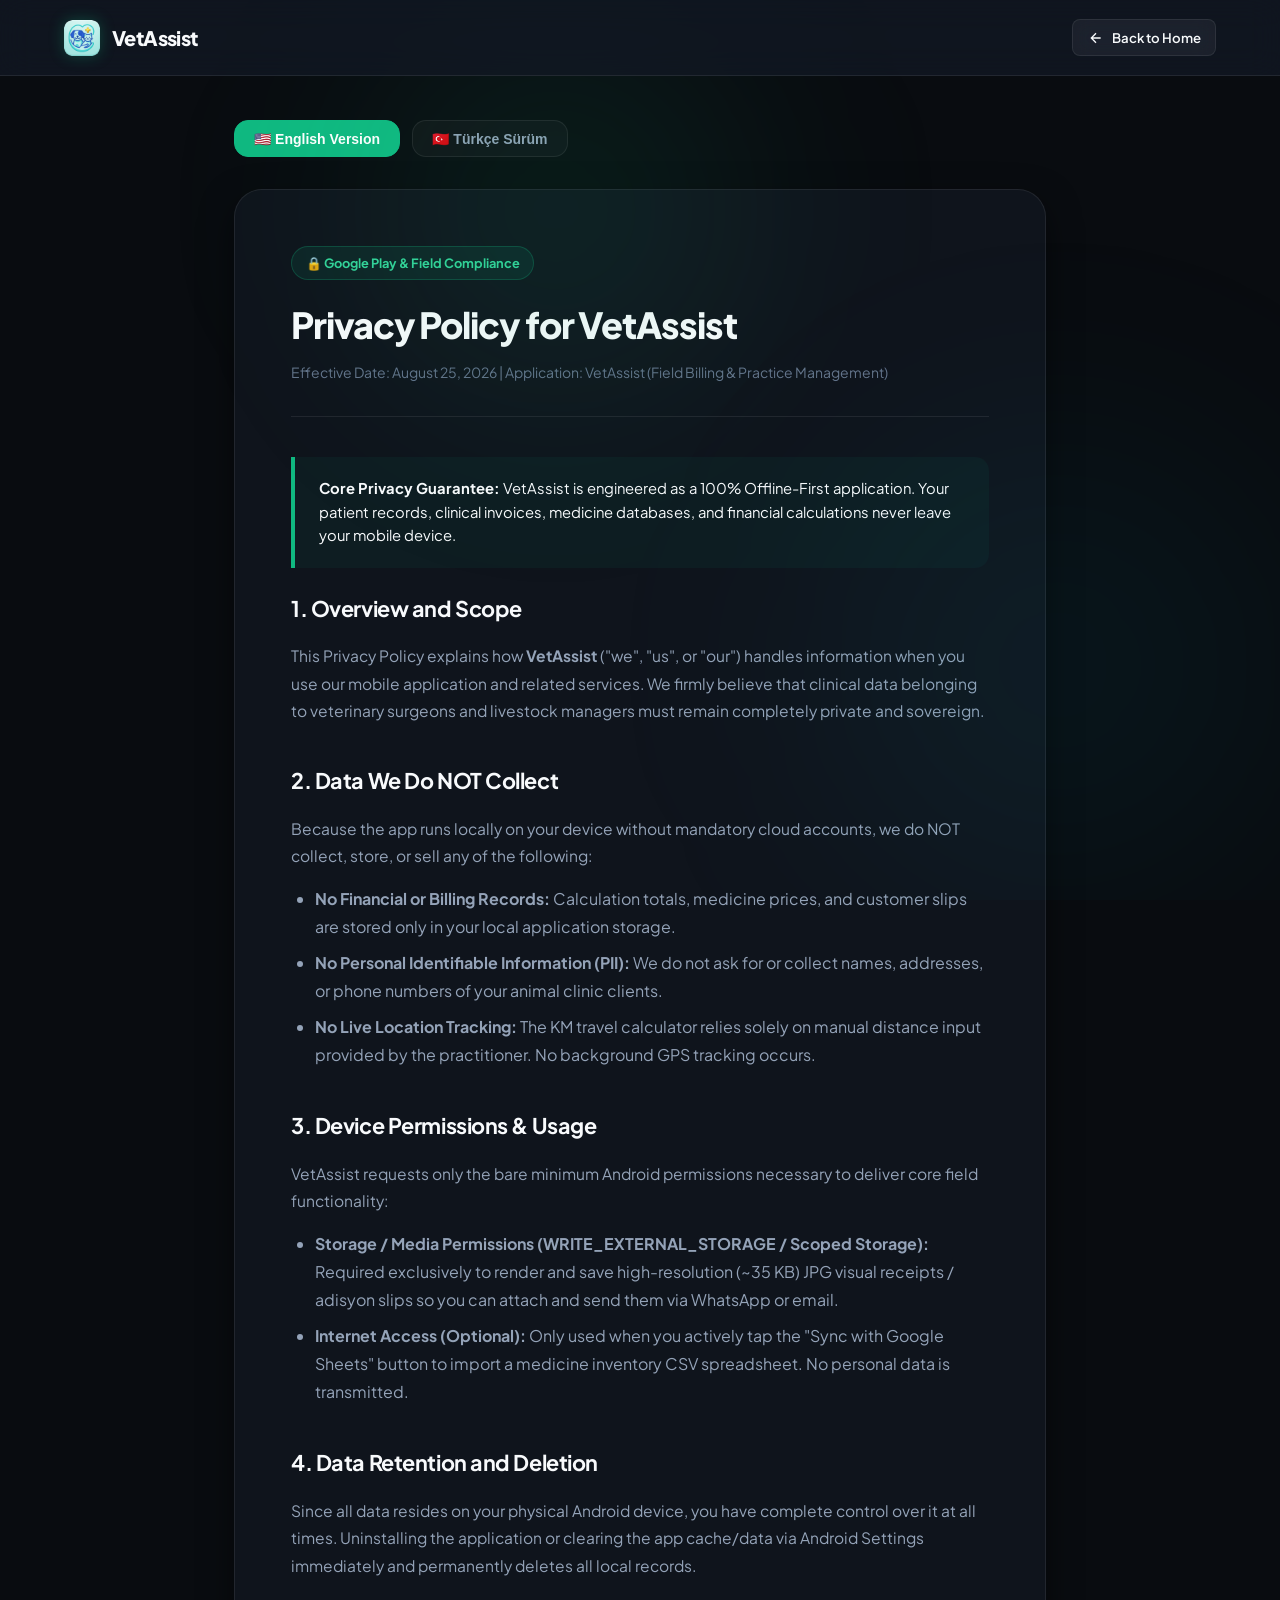
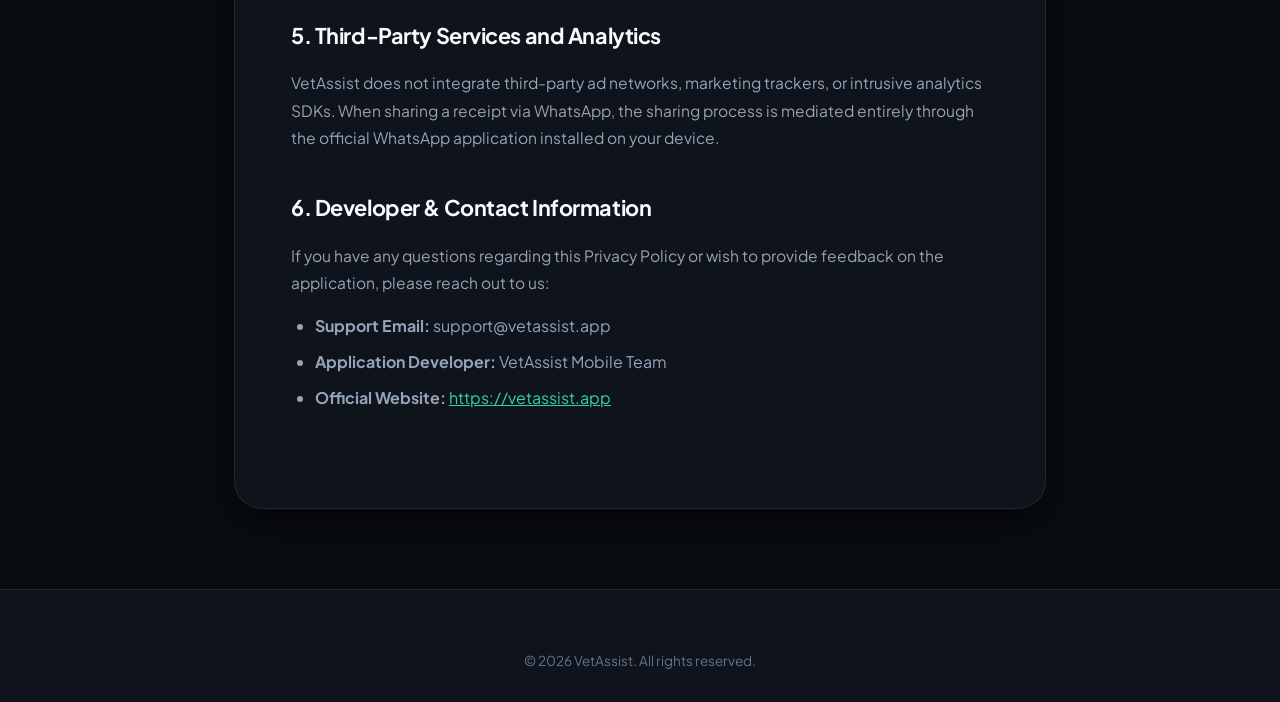
<file: privacy.html>
<!DOCTYPE html>
<html lang="en">
<head>
  <meta charset="UTF-8">
  <meta name="viewport" content="width=device-width, initial-scale=1.0">
  <title>Privacy Policy - VetAssist Mobile & Field Suite</title>
  <meta name="description" content="Official Privacy Policy for the VetAssist Mobile Application. We operate 100% offline with zero cloud tracking and local data sovereignty.">
  <link rel="icon" type="image/png" href="assets/favicon.png">

  <!-- Google Fonts -->
  <link rel="preconnect" href="https://fonts.googleapis.com">
  <link rel="preconnect" href="https://fonts.gstatic.com" crossorigin>
  <link href="https://fonts.googleapis.com/css2?family=Plus+Jakarta+Sans:wght@400;500;600;700;800&family=JetBrains+Mono:wght@500;700&display=swap" rel="stylesheet">

  <link rel="stylesheet" href="styles.css">
  <style>
    .policy-container {
      max-width: 860px;
      margin: 120px auto 80px auto;
      padding: 0 1.5rem;
    }
    .policy-card {
      background: var(--bg-surface);
      border: 1px solid var(--border-subtle);
      border-radius: var(--radius-xl);
      padding: 3.5rem;
      box-shadow: var(--shadow-lg);
    }
    .policy-header {
      border-bottom: 1px solid var(--border-subtle);
      padding-bottom: 2rem;
      margin-bottom: 2.5rem;
    }
    .policy-badge {
      display: inline-flex;
      align-items: center;
      gap: 0.5rem;
      font-size: 0.8rem;
      font-weight: 700;
      color: var(--emerald-400);
      background: rgba(16, 185, 129, 0.1);
      border: 1px solid rgba(16, 185, 129, 0.25);
      border-radius: var(--radius-full);
      padding: 0.35rem 0.85rem;
      margin-bottom: 1rem;
    }
    .policy-title {
      font-size: 2.25rem;
      font-weight: 800;
      letter-spacing: -0.03em;
      margin-bottom: 0.5rem;
    }
    .policy-meta {
      color: var(--text-muted);
      font-size: 0.875rem;
    }
    .policy-section {
      margin-bottom: 2.5rem;
    }
    .policy-section h2 {
      font-size: 1.35rem;
      font-weight: 700;
      color: var(--text-primary);
      margin-bottom: 1rem;
      letter-spacing: -0.02em;
    }
    .policy-section p {
      color: var(--text-secondary);
      font-size: 0.975rem;
      line-height: 1.75;
      margin-bottom: 1rem;
    }
    .policy-section ul {
      margin-left: 1.5rem;
      margin-bottom: 1.25rem;
      color: var(--text-secondary);
      line-height: 1.75;
    }
    .policy-section li {
      margin-bottom: 0.5rem;
    }
    .highlight-box {
      background: rgba(16, 185, 129, 0.05);
      border-left: 4px solid var(--emerald-500);
      border-radius: 0 var(--radius-md) var(--radius-md) 0;
      padding: 1.25rem 1.5rem;
      margin: 1.5rem 0;
    }
    .highlight-box p {
      margin: 0;
      color: var(--text-primary);
      font-size: 0.925rem;
    }
    .lang-tabs {
      display: flex;
      gap: 0.75rem;
      margin-bottom: 2rem;
    }
    .lang-tab {
      padding: 0.6rem 1.2rem;
      border-radius: var(--radius-md);
      border: 1px solid var(--border-subtle);
      background: rgba(255, 255, 255, 0.03);
      color: var(--text-secondary);
      cursor: pointer;
      font-weight: 600;
      font-size: 0.875rem;
      transition: var(--transition-fast);
    }
    .lang-tab.active {
      background: var(--emerald-500);
      border-color: var(--emerald-500);
      color: #fff;
    }
    @media (max-width: 768px) {
      .policy-card {
        padding: 2rem 1.5rem;
      }
      .policy-title {
        font-size: 1.75rem;
      }
    }
  </style>
</head>
<body>

  <!-- Ambient Light -->
  <div class="ambient-mesh" aria-hidden="true">
    <div class="mesh-glow-1"></div>
    <div class="mesh-glow-2"></div>
  </div>

  <!-- Header -->
  <header class="site-header">
    <div class="container nav-container">
      <a href="index.html" class="brand-logo">
        <img src="assets/icon-192.png" alt="VetAssist Logo" class="brand-icon">
        <span>VetAssist</span>
      </a>

      <div class="nav-actions">
        <a href="index.html" class="btn btn-secondary btn-sm">
          <svg width="16" height="16" viewBox="0 0 24 24" fill="none" stroke="currentColor" stroke-width="2"><path d="M19 12H5M12 19l-7-7 7-7"/></svg>
          <span>Back to Home</span>
        </a>
      </div>
    </div>
  </header>

  <main class="policy-container">
    <div class="lang-tabs">
      <button class="lang-tab active" id="tab-en" onclick="switchPolicyLang('en')">🇺🇸 English Version</button>
      <button class="lang-tab" id="tab-tr" onclick="switchPolicyLang('tr')">🇹🇷 Türkçe Sürüm</button>
    </div>

    <!-- ENGLISH CONTENT -->
    <div class="policy-card" id="content-en">
      <div class="policy-header">
        <div class="policy-badge">
          <span>🔒 Google Play & Field Compliance</span>
        </div>
        <h1 class="policy-title">Privacy Policy for VetAssist</h1>
        <p class="policy-meta">Effective Date: August 25, 2026 | Application: VetAssist (Field Billing & Practice Management)</p>
      </div>

      <div class="highlight-box">
        <p><strong>Core Privacy Guarantee:</strong> VetAssist is engineered as a 100% Offline-First application. Your patient records, clinical invoices, medicine databases, and financial calculations never leave your mobile device.</p>
      </div>

      <div class="policy-section">
        <h2>1. Overview and Scope</h2>
        <p>This Privacy Policy explains how <strong>VetAssist</strong> ("we", "us", or "our") handles information when you use our mobile application and related services. We firmly believe that clinical data belonging to veterinary surgeons and livestock managers must remain completely private and sovereign.</p>
      </div>

      <div class="policy-section">
        <h2>2. Data We Do NOT Collect</h2>
        <p>Because the app runs locally on your device without mandatory cloud accounts, we do NOT collect, store, or sell any of the following:</p>
        <ul>
          <li><strong>No Financial or Billing Records:</strong> Calculation totals, medicine prices, and customer slips are stored only in your local application storage.</li>
          <li><strong>No Personal Identifiable Information (PII):</strong> We do not ask for or collect names, addresses, or phone numbers of your animal clinic clients.</li>
          <li><strong>No Live Location Tracking:</strong> The KM travel calculator relies solely on manual distance input provided by the practitioner. No background GPS tracking occurs.</li>
        </ul>
      </div>

      <div class="policy-section">
        <h2>3. Device Permissions & Usage</h2>
        <p>VetAssist requests only the bare minimum Android permissions necessary to deliver core field functionality:</p>
        <ul>
          <li><strong>Storage / Media Permissions (WRITE_EXTERNAL_STORAGE / Scoped Storage):</strong> Required exclusively to render and save high-resolution (~35 KB) JPG visual receipts / adisyon slips so you can attach and send them via WhatsApp or email.</li>
          <li><strong>Internet Access (Optional):</strong> Only used when you actively tap the "Sync with Google Sheets" button to import a medicine inventory CSV spreadsheet. No personal data is transmitted.</li>
        </ul>
      </div>

      <div class="policy-section">
        <h2>4. Data Retention and Deletion</h2>
        <p>Since all data resides on your physical Android device, you have complete control over it at all times. Uninstalling the application or clearing the app cache/data via Android Settings immediately and permanently deletes all local records.</p>
      </div>

      <div class="policy-section">
        <h2>5. Third-Party Services and Analytics</h2>
        <p>VetAssist does not integrate third-party ad networks, marketing trackers, or intrusive analytics SDKs. When sharing a receipt via WhatsApp, the sharing process is mediated entirely through the official WhatsApp application installed on your device.</p>
      </div>

      <div class="policy-section">
        <h2>6. Developer & Contact Information</h2>
        <p>If you have any questions regarding this Privacy Policy or wish to provide feedback on the application, please reach out to us:</p>
        <ul>
          <li><strong>Support Email:</strong> support@vetassist.app</li>
          <li><strong>Application Developer:</strong> VetAssist Mobile Team</li>
          <li><strong>Official Website:</strong> <a href="index.html" style="color: var(--emerald-400);">https://vetassist.app</a></li>
        </ul>
      </div>
    </div>

    <!-- TURKISH CONTENT -->
    <div class="policy-card" id="content-tr" style="display: none;">
      <div class="policy-header">
        <div class="policy-badge">
          <span>🔒 Google Play & Saha Mevzuat Uyumu</span>
        </div>
        <h1 class="policy-title">VetAssist Gizlilik Politikası</h1>
        <p class="policy-meta">Yürürlük Tarihi: 25 Ağustos 2026 | Uygulama: VetAssist (Saha Adisyon & Klinik Asistanı)</p>
      </div>

      <div class="highlight-box">
        <p><strong>Temel Gizlilik Taahhüdü:</strong> VetAssist, %100 Çevrimdışı (Offline-First) prensibiyle geliştirilmiştir. Hasta kayıtlarınız, maliyet hesaplarınız, ilaç listeleriniz ve adisyonlarınız asla cihazınızın dışına çıkarılmaz.</p>
      </div>

      <div class="policy-section">
        <h2>1. Genel Bakış ve Kapsam</h2>
        <p>Bu Gizlilik Politikası, <strong>VetAssist</strong> ("biz", "bizim" veya "Uygulama") mobil uygulamasını kullandığınızda verilerinizin nasıl korunduğunu açıklar. Saha veteriner hekimlerinin ve kliniklerin hasta/finans verilerinin tam bağımsızlığına ve gizliliğine saygı duyuyoruz.</p>
      </div>

      <div class="policy-section">
        <h2>2. Toplanmayan Veriler</h2>
        <p>Uygulama herhangi bir bulut sunucusuna bağımlı olmadan yerel olarak çalıştığından, aşağıdaki veriler kesinlikle toplanmaz veya üçüncü taraflara aktarılmaz:</p>
        <ul>
          <li><strong>Finansal veya Adisyon Kayıtları:</strong> İlaç birim fiyatları, kâr marjları ve hasta sahibi adisyonları yalnızca telefonunuzun yerel hafızasında tutulur.</li>
          <li><strong>Kişisel Tanımlayıcı Bilgiler:</strong> Müşteri adları, telefonları veya adresleri harici sunuculara iletilmez.</li>
          <li><strong>Arka Plan Konum Takibi:</strong> KM yol hesaplayıcı yalnızca hekimin girdiği mesafe değerini çarpar; arka planda GPS konum takibi yapılmaz.</li>
        </ul>
      </div>

      <div class="policy-section">
        <h2>3. İstenen Cihaz İzinleri</h2>
        <p>VetAssist yalnızca temel saha işlevlerini yerine getirmek için gereken minimum izinleri talep eder:</p>
        <ul>
          <li><strong>Depolama / Medya İzni:</strong> Yalnızca üretilen ~35 KB boyutundaki JPG görsel adisyon fişini telefonunuza kaydedip WhatsApp üzerinden paylaşabilmeniz için gereklidir.</li>
          <li><strong>İnternet Erişimi (Opsiyonel):</strong> Yalnızca hekim Google E-Tablolar üzerinden CSV ilaç stok listesi çekmek istediğinde kullanılır.</li>
        </ul>
      </div>

      <div class="policy-section">
        <h2>4. Verilerin Silinmesi</h2>
        <p>Tüm veriler yerel hafızada tutulduğu için kontrol tamamen hekimdedir. Uygulama verilerini temizlediğinizde veya uygulamayı sildiğinizde tüm kayıtlar kalıcı olarak silinir.</p>
      </div>

      <div class="policy-section">
        <h2>5. İletişim ve Destek</h2>
        <p>Gizlilik politikası veya uygulama hakkında sorularınız için bizimle iletişime geçebilirsiniz:</p>
        <ul>
          <li><strong>E-posta:</strong> support@vetassist.app</li>
          <li><strong>Geliştirici:</strong> VetAssist Mobil Ekibi</li>
        </ul>
      </div>
    </div>
  </main>

  <footer class="site-footer">
    <div class="container" style="text-align: center; color: var(--text-muted); font-size: 0.85rem;">
      <p>© 2026 VetAssist. All rights reserved.</p>
    </div>
  </footer>

  <script>
    function switchPolicyLang(lang) {
      const tabEn = document.getElementById('tab-en');
      const tabTr = document.getElementById('tab-tr');
      const contentEn = document.getElementById('content-en');
      const contentTr = document.getElementById('content-tr');

      if (lang === 'en') {
        tabEn.classList.add('active');
        tabTr.classList.remove('active');
        contentEn.style.display = 'block';
        contentTr.style.display = 'none';
      } else {
        tabTr.classList.add('active');
        tabEn.classList.remove('active');
        contentEn.style.display = 'none';
        contentTr.style.display = 'block';
      }
    }
  </script>
</body>
</html>
</file>
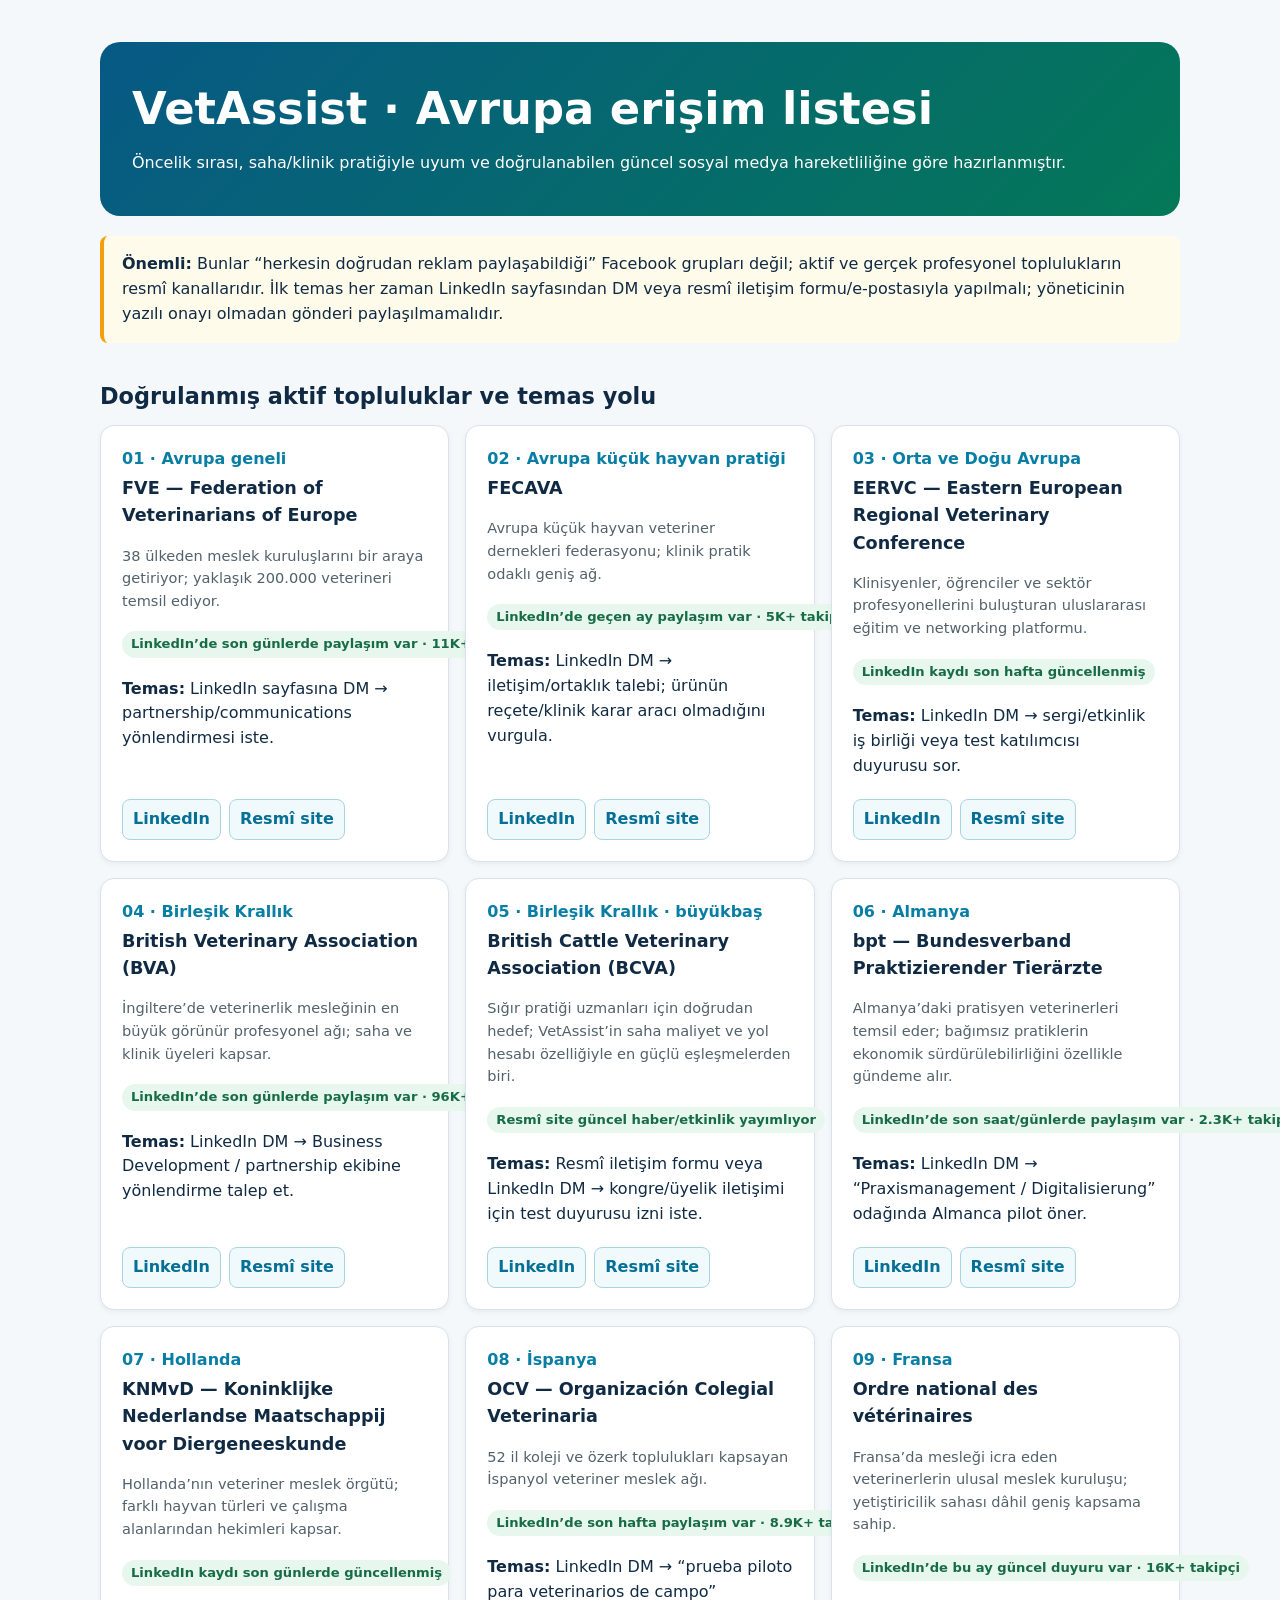
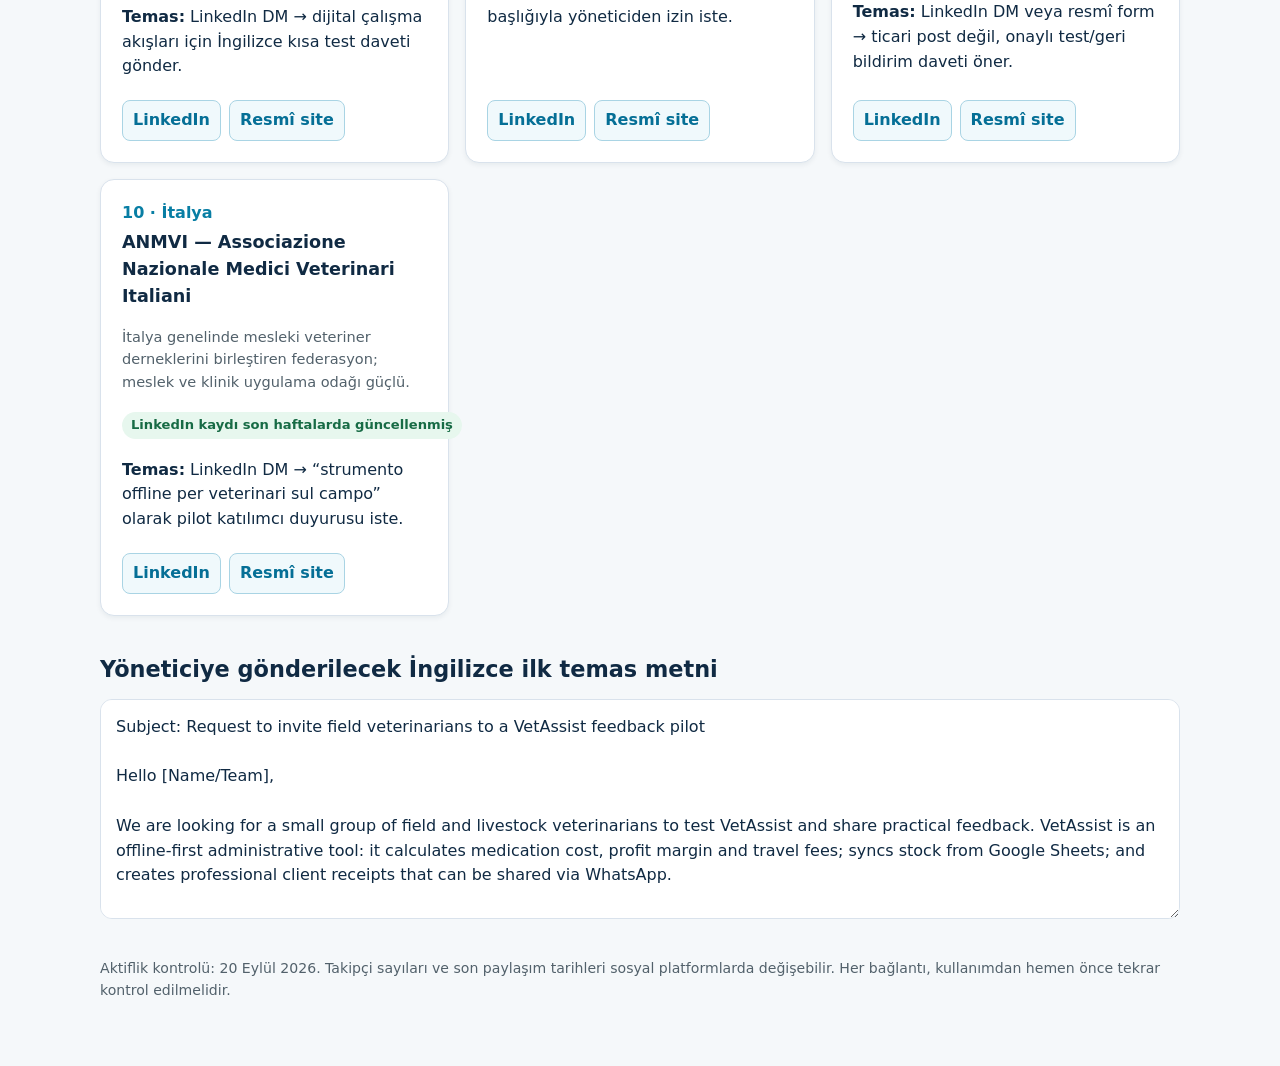
<file: landing/avrupa-veteriner-topluluklari.html>
<!doctype html>
<html lang="tr">
<head>
  <meta charset="utf-8">
  <meta name="viewport" content="width=device-width, initial-scale=1">
  <title>VetAssist | Avrupa Veteriner Toplulukları</title>
  <meta name="description" content="VetAssist için doğrulanmış aktif Avrupa veteriner profesyonel topluluklarına ulaşım rehberi.">
  <style>
    :root { --ink:#102a43; --muted:#52616b; --brand:#087ea4; --line:#d9e2ec; --bg:#f5f8fa; --card:#fff; --good:#e7f7ee; }
    * { box-sizing:border-box; } body { margin:0; color:var(--ink); background:var(--bg); font:16px/1.55 system-ui,-apple-system,"Segoe UI",sans-serif; }
    main { max-width:1120px; margin:auto; padding:42px 20px 64px; }
    .hero { padding:32px; border-radius:20px; color:white; background:linear-gradient(135deg,#075985,#047857); }
    h1 { margin:0 0 8px; font-size:clamp(1.8rem,4vw,2.8rem); } h2 { margin:36px 0 12px; font-size:1.4rem; } p { margin:8px 0; }
    .notice { margin-top:20px; padding:16px 18px; border-left:4px solid #f59e0b; background:#fffbeb; border-radius:8px; }
    .grid { display:grid; grid-template-columns:repeat(auto-fit,minmax(310px,1fr)); gap:16px; }
    article { display:flex; flex-direction:column; padding:21px; background:var(--card); border:1px solid var(--line); border-radius:14px; box-shadow:0 2px 5px #102a4310; }
    .number { color:var(--brand); font-weight:800; } h3 { margin:3px 0 7px; font-size:1.1rem; } .meta { color:var(--muted); font-size:.91rem; }
    .active { display:inline-block; width:max-content; margin:11px 0; padding:3px 9px; border-radius:999px; background:var(--good); color:#176b45; font-size:.82rem; font-weight:700; }
    .links { margin-top:auto; padding-top:13px; display:flex; flex-wrap:wrap; gap:8px; } a { color:#056f96; font-weight:700; text-decoration:none; } a:hover { text-decoration:underline; }
    .button { padding:7px 10px; border:1px solid #a9d4e4; border-radius:8px; background:#f0f9fc; }
    .copy { width:100%; min-height:220px; padding:15px; border:1px solid var(--line); border-radius:12px; font:inherit; color:var(--ink); background:white; }
    footer { color:var(--muted); font-size:.88rem; margin-top:32px; }
  </style>
</head>
<body>
  <main>
    <section class="hero">
      <h1>VetAssist · Avrupa erişim listesi</h1>
      <p>Öncelik sırası, saha/klinik pratiğiyle uyum ve doğrulanabilen güncel sosyal medya hareketliliğine göre hazırlanmıştır.</p>
    </section>

    <aside class="notice">
      <strong>Önemli:</strong> Bunlar “herkesin doğrudan reklam paylaşabildiği” Facebook grupları değil; aktif ve gerçek profesyonel toplulukların resmî kanallarıdır. İlk temas her zaman LinkedIn sayfasından DM veya resmî iletişim formu/e-postasıyla yapılmalı; yöneticinin yazılı onayı olmadan gönderi paylaşılmamalıdır.
    </aside>

    <h2>Doğrulanmış aktif topluluklar ve temas yolu</h2>
    <section class="grid">
      <article><span class="number">01 · Avrupa geneli</span><h3>FVE — Federation of Veterinarians of Europe</h3><p class="meta">38 ülkeden meslek kuruluşlarını bir araya getiriyor; yaklaşık 200.000 veterineri temsil ediyor.</p><span class="active">LinkedIn’de son günlerde paylaşım var · 11K+ takipçi</span><p><strong>Temas:</strong> LinkedIn sayfasına DM → partnership/communications yönlendirmesi iste.</p><div class="links"><a class="button" href="https://www.linkedin.com/company/fve/">LinkedIn</a><a class="button" href="https://fve.org/">Resmî site</a></div></article>
      <article><span class="number">02 · Avrupa küçük hayvan pratiği</span><h3>FECAVA</h3><p class="meta">Avrupa küçük hayvan veteriner dernekleri federasyonu; klinik pratik odaklı geniş ağ.</p><span class="active">LinkedIn’de geçen ay paylaşım var · 5K+ takipçi</span><p><strong>Temas:</strong> LinkedIn DM → iletişim/ortaklık talebi; ürünün reçete/klinik karar aracı olmadığını vurgula.</p><div class="links"><a class="button" href="https://www.linkedin.com/company/fecava/">LinkedIn</a><a class="button" href="https://www.fecava.org/">Resmî site</a></div></article>
      <article><span class="number">03 · Orta ve Doğu Avrupa</span><h3>EERVC — Eastern European Regional Veterinary Conference</h3><p class="meta">Klinisyenler, öğrenciler ve sektör profesyonellerini buluşturan uluslararası eğitim ve networking platformu.</p><span class="active">LinkedIn kaydı son hafta güncellenmiş</span><p><strong>Temas:</strong> LinkedIn DM → sergi/etkinlik iş birliği veya test katılımcısı duyurusu sor.</p><div class="links"><a class="button" href="https://www.linkedin.com/company/eervc/">LinkedIn</a><a class="button" href="https://eervc.vet/">Resmî site</a></div></article>
      <article><span class="number">04 · Birleşik Krallık</span><h3>British Veterinary Association (BVA)</h3><p class="meta">İngiltere’de veterinerlik mesleğinin en büyük görünür profesyonel ağı; saha ve klinik üyeleri kapsar.</p><span class="active">LinkedIn’de son günlerde paylaşım var · 96K+ takipçi</span><p><strong>Temas:</strong> LinkedIn DM → Business Development / partnership ekibine yönlendirme talep et.</p><div class="links"><a class="button" href="https://www.linkedin.com/company/british-veterinary-association/">LinkedIn</a><a class="button" href="https://www.bva.co.uk/">Resmî site</a></div></article>
      <article><span class="number">05 · Birleşik Krallık · büyükbaş</span><h3>British Cattle Veterinary Association (BCVA)</h3><p class="meta">Sığır pratiği uzmanları için doğrudan hedef; VetAssist’in saha maliyet ve yol hesabı özelliğiyle en güçlü eşleşmelerden biri.</p><span class="active">Resmî site güncel haber/etkinlik yayımlıyor</span><p><strong>Temas:</strong> Resmî iletişim formu veya LinkedIn DM → kongre/üyelik iletişimi için test duyurusu izni iste.</p><div class="links"><a class="button" href="https://uk.linkedin.com/company/bcva">LinkedIn</a><a class="button" href="https://www.bcva.org.uk/">Resmî site</a></div></article>
      <article><span class="number">06 · Almanya</span><h3>bpt — Bundesverband Praktizierender Tierärzte</h3><p class="meta">Almanya’daki pratisyen veterinerleri temsil eder; bağımsız pratiklerin ekonomik sürdürülebilirliğini özellikle gündeme alır.</p><span class="active">LinkedIn’de son saat/günlerde paylaşım var · 2.3K+ takipçi</span><p><strong>Temas:</strong> LinkedIn DM → “Praxismanagement / Digitalisierung” odağında Almanca pilot öner.</p><div class="links"><a class="button" href="https://www.linkedin.com/company/bundesverband-praktizierender-tieraerzte/">LinkedIn</a><a class="button" href="https://www.tieraerzteverband.de/">Resmî site</a></div></article>
      <article><span class="number">07 · Hollanda</span><h3>KNMvD — Koninklijke Nederlandse Maatschappij voor Diergeneeskunde</h3><p class="meta">Hollanda’nın veteriner meslek örgütü; farklı hayvan türleri ve çalışma alanlarından hekimleri kapsar.</p><span class="active">LinkedIn kaydı son günlerde güncellenmiş</span><p><strong>Temas:</strong> LinkedIn DM → dijital çalışma akışları için İngilizce kısa test daveti gönder.</p><div class="links"><a class="button" href="https://nl.linkedin.com/company/knmvd">LinkedIn</a><a class="button" href="https://www.knmvd.nl/">Resmî site</a></div></article>
      <article><span class="number">08 · İspanya</span><h3>OCV — Organización Colegial Veterinaria</h3><p class="meta">52 il koleji ve özerk toplulukları kapsayan İspanyol veteriner meslek ağı.</p><span class="active">LinkedIn’de son hafta paylaşım var · 8.9K+ takipçi</span><p><strong>Temas:</strong> LinkedIn DM → “prueba piloto para veterinarios de campo” başlığıyla yöneticiden izin iste.</p><div class="links"><a class="button" href="https://www.linkedin.com/company/organizacion-colegial-veterinaria/">LinkedIn</a><a class="button" href="https://www.colvet.es/">Resmî site</a></div></article>
      <article><span class="number">09 · Fransa</span><h3>Ordre national des vétérinaires</h3><p class="meta">Fransa’da mesleği icra eden veterinerlerin ulusal meslek kuruluşu; yetiştiricilik sahası dâhil geniş kapsama sahip.</p><span class="active">LinkedIn’de bu ay güncel duyuru var · 16K+ takipçi</span><p><strong>Temas:</strong> LinkedIn DM veya resmî form → ticari post değil, onaylı test/geri bildirim daveti öner.</p><div class="links"><a class="button" href="https://www.linkedin.com/company/ordre-national-des-veterinaires/">LinkedIn</a><a class="button" href="https://www.veterinaire.fr/">Resmî site</a></div></article>
      <article><span class="number">10 · İtalya</span><h3>ANMVI — Associazione Nazionale Medici Veterinari Italiani</h3><p class="meta">İtalya genelinde mesleki veteriner derneklerini birleştiren federasyon; meslek ve klinik uygulama odağı güçlü.</p><span class="active">LinkedIn kaydı son haftalarda güncellenmiş</span><p><strong>Temas:</strong> LinkedIn DM → “strumento offline per veterinari sul campo” olarak pilot katılımcı duyurusu iste.</p><div class="links"><a class="button" href="https://it.linkedin.com/company/anmvi-associazione-nazionale-medici-veterinari-italiani">LinkedIn</a><a class="button" href="https://www.anmvi.it/">Resmî site</a></div></article>
    </section>

    <h2>Yöneticiye gönderilecek İngilizce ilk temas metni</h2>
    <textarea class="copy" readonly>Subject: Request to invite field veterinarians to a VetAssist feedback pilot

Hello [Name/Team],

We are looking for a small group of field and livestock veterinarians to test VetAssist and share practical feedback. VetAssist is an offline-first administrative tool: it calculates medication cost, profit margin and travel fees; syncs stock from Google Sheets; and creates professional client receipts that can be shared via WhatsApp.

It is not a diagnostic, prescribing or dosage-decision tool, and it does not replace professional clinical judgement. We would only share a short test invitation with your explicit approval and in the format that fits your community rules.

Would you be open to directing us to the right person for a potential pilot or member announcement?

Live demo: https://aedogan.github.io/Matrix/
Thank you,
[Name] · VetAssist</textarea>

    <footer>Aktiflik kontrolü: 20 Eylül 2026. Takipçi sayıları ve son paylaşım tarihleri sosyal platformlarda değişebilir. Her bağlantı, kullanımdan hemen önce tekrar kontrol edilmelidir.</footer>
  </main>
</body>
</html>
</file>
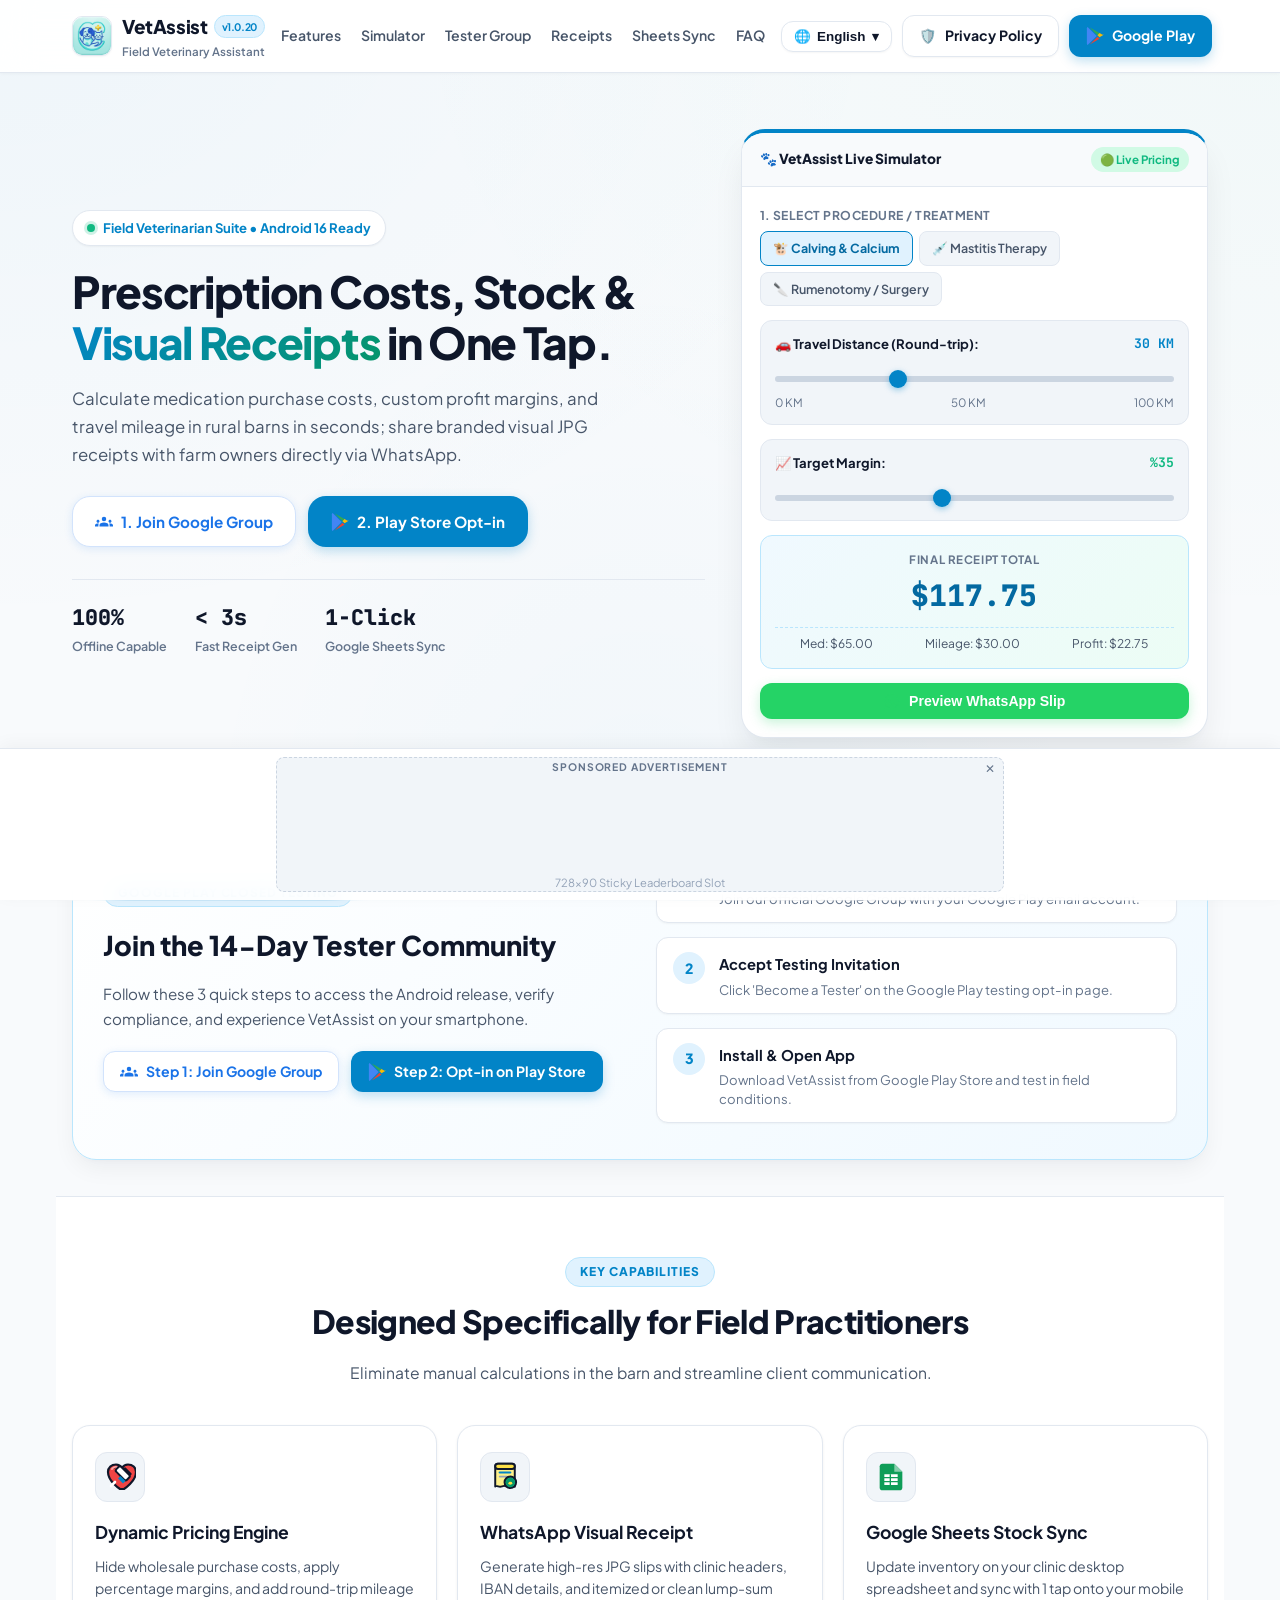
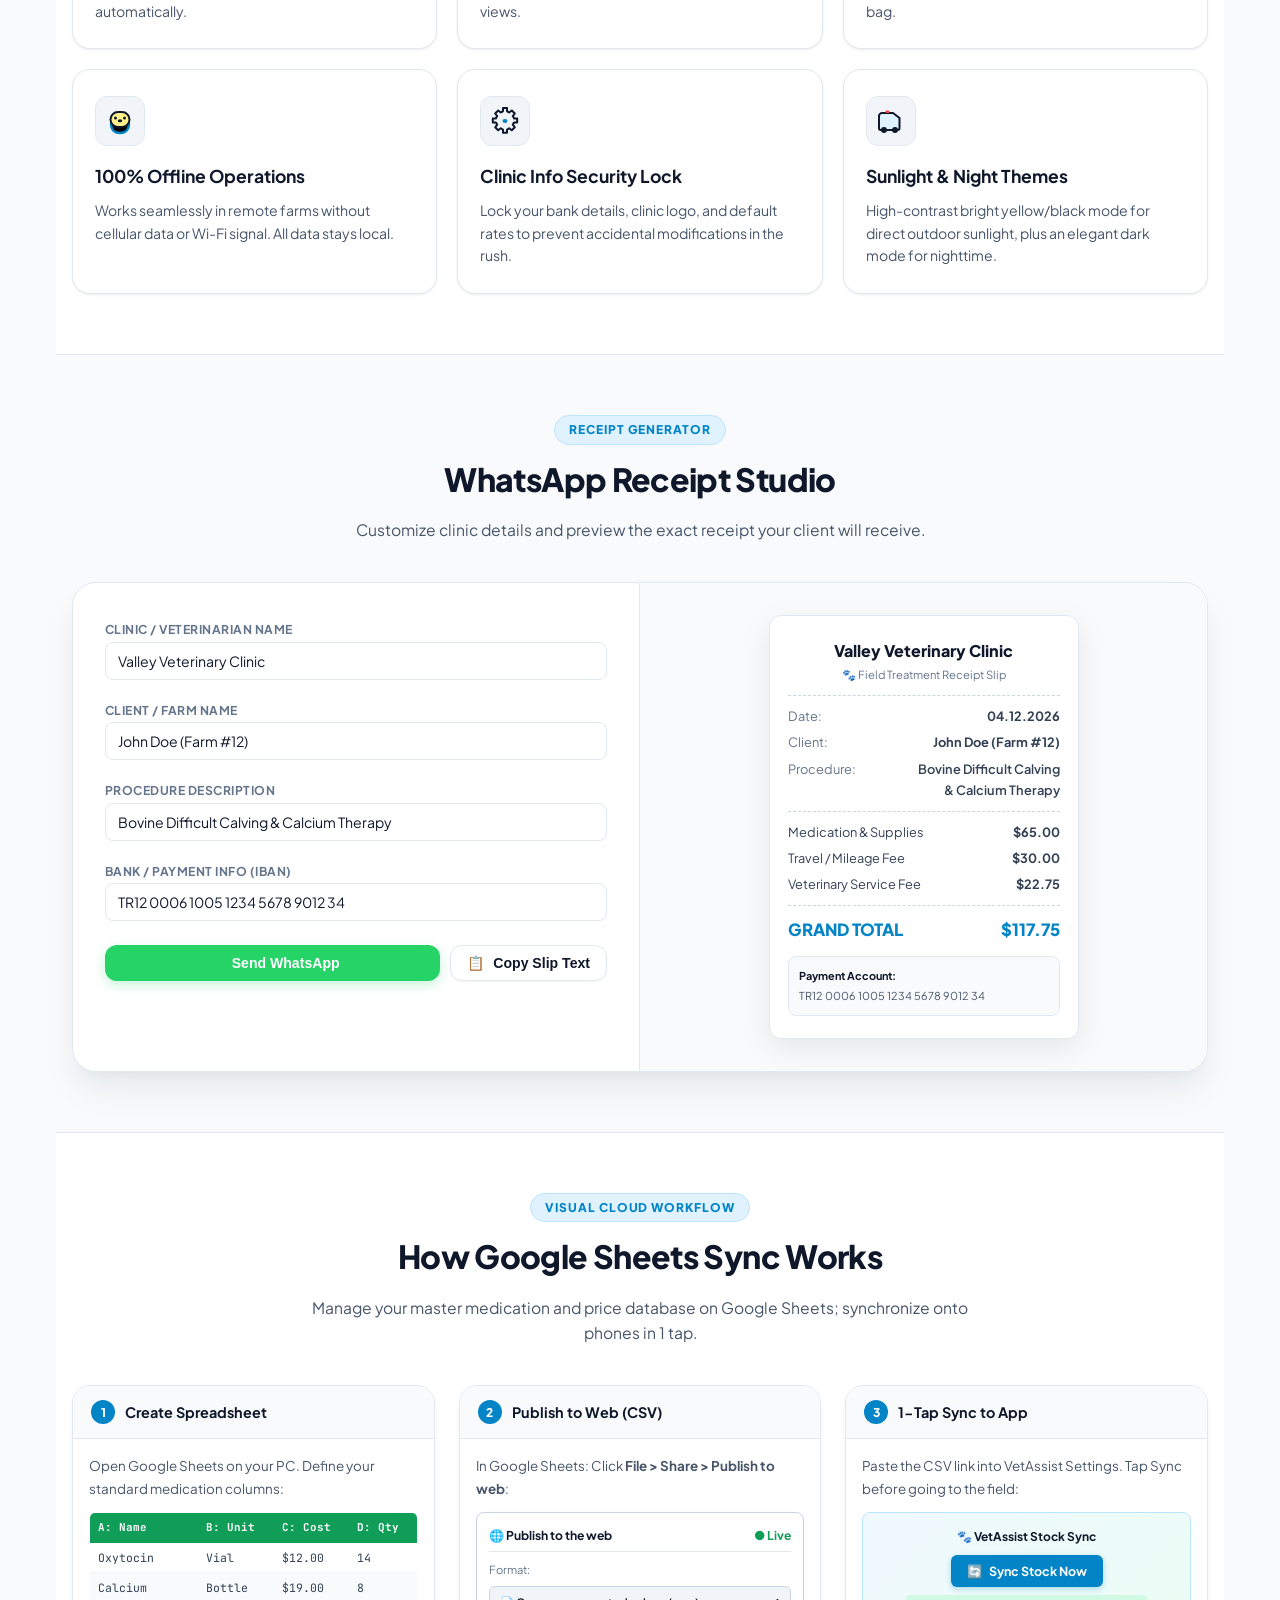
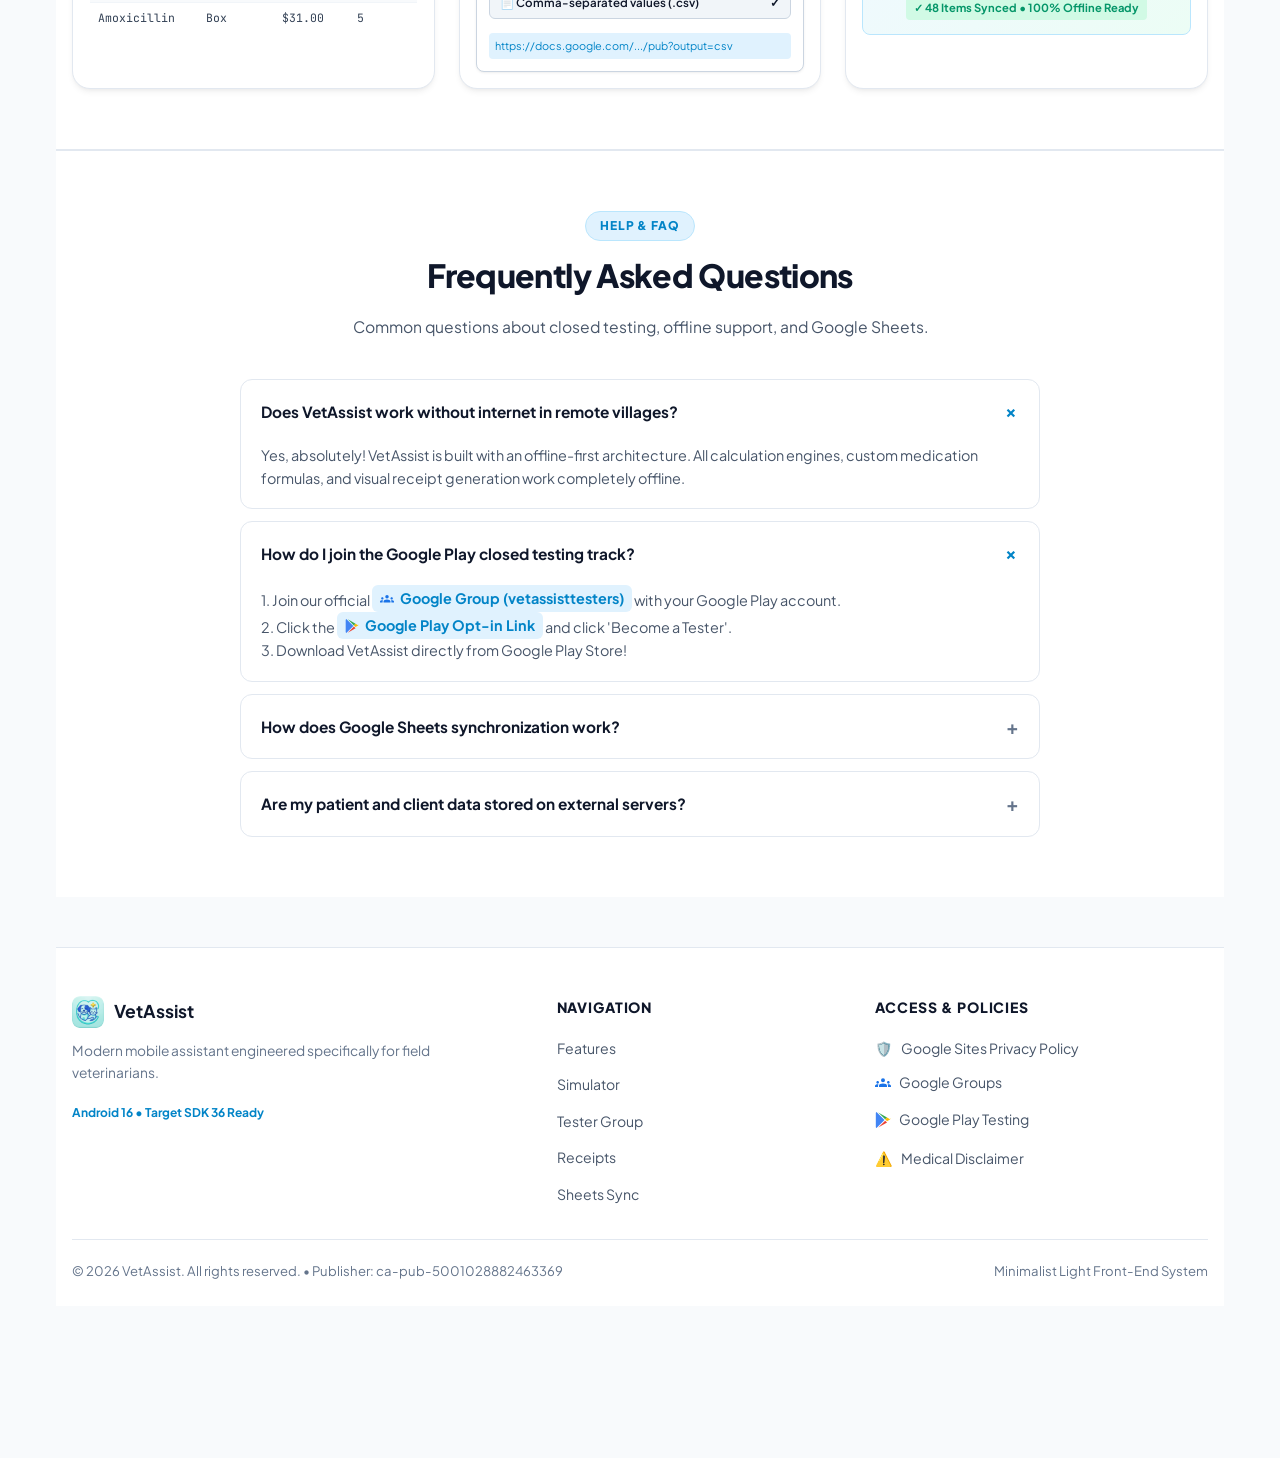
<file: web/google_sites_embed.html>
<!DOCTYPE html>
<html lang="en">
<head>
  <meta charset="UTF-8">
  <meta name="viewport" content="width=device-width, initial-scale=1.0">
  <title>VetAssist — Field Veterinary Assistant | Official Web & Live Demo</title>
  <meta name="description" content="Instant prescription cost calculation, dynamic profit/mileage pricing, clinic stock management and WhatsApp visual receipt slips for field veterinarians.">
  <meta name="google-adsense-account" content="ca-pub-5001028882463369">
  <link rel="icon" type="image/png" href="favicon.png">
  <link rel="preconnect" href="https://fonts.googleapis.com">
  <link rel="preconnect" href="https://fonts.gstatic.com" crossorigin>
  <link href="https://fonts.googleapis.com/css2?family=Plus+Jakarta+Sans:wght@400;500;600;700;800&family=JetBrains+Mono:wght@500;600;700&display=swap" rel="stylesheet">
  <script async src="https://pagead2.googlesyndication.com/pagead/js/adsbygoogle.js?client=ca-pub-5001028882463369" crossorigin="anonymous"></script>

  <style>
    /* ==========================================================================
       VETASSIST MODERN MINIMALIST LIGHT DESIGN SYSTEM
       ========================================================================== */
    :root {
      --bg-page: #f8fafc;
      --bg-surface: #ffffff;
      --bg-surface-elevated: #ffffff;
      --bg-surface-subtle: #f1f5f9;
      --bg-surface-active: #e2e8f0;
      
      --text-main: #0f172a;
      --text-secondary: #475569;
      --text-muted: #64748b;
      --text-light: #94a3b8;
      
      --primary: #0284c7;
      --primary-hover: #0369a1;
      --primary-subtle: #e0f2fe;
      --primary-border: #bae6fd;
      
      --success: #10b981;
      --success-subtle: #d1fae5;
      --success-hover: #059669;
      
      --warning: #f59e0b;
      --warning-subtle: #fef3c7;
      
      --border-light: #e2e8f0;
      --border-subtle: #f1f5f9;
      --border-focus: #38bdf8;
      
      --shadow-xs: 0 1px 2px 0 rgba(0, 0, 0, 0.04);
      --shadow-sm: 0 1px 3px 0 rgba(0, 0, 0, 0.06), 0 1px 2px -1px rgba(0, 0, 0, 0.06);
      --shadow-md: 0 4px 6px -1px rgba(0, 0, 0, 0.06), 0 2px 4px -2px rgba(0, 0, 0, 0.05);
      --shadow-lg: 0 10px 25px -3px rgba(15, 23, 42, 0.06), 0 4px 6px -4px rgba(15, 23, 42, 0.03);
      --shadow-xl: 0 20px 35px -5px rgba(15, 23, 42, 0.08), 0 8px 10px -6px rgba(15, 23, 42, 0.03);

      --radius-sm: 8px;
      --radius-md: 12px;
      --radius-lg: 18px;
      --radius-xl: 24px;
      --radius-full: 9999px;

      --font-sans: 'Plus Jakarta Sans', -apple-system, BlinkMacSystemFont, 'Segoe UI', Roboto, sans-serif;
      --font-mono: 'JetBrains Mono', monospace;
    }

    *, *::before, *::after {
      box-sizing: border-box;
      margin: 0;
      padding: 0;
    }

    html {
      scroll-behavior: smooth;
      -webkit-font-smoothing: antialiased;
      -moz-osx-font-smoothing: grayscale;
    }

    body {
      font-family: var(--font-sans);
      background-color: var(--bg-page);
      color: var(--text-main);
      line-height: 1.65;
      overflow-x: hidden;
      background-image: 
        radial-gradient(at 0% 0%, rgba(2, 132, 199, 0.04) 0px, transparent 50%),
        radial-gradient(at 100% 0%, rgba(16, 185, 129, 0.03) 0px, transparent 50%),
        radial-gradient(at 50% 100%, rgba(2, 132, 199, 0.03) 0px, transparent 50%);
      background-attachment: fixed;
    }

    /* Layout Structure */
    .app-layout-wrapper {
      display: flex;
      justify-content: center;
      width: 100%;
      position: relative;
    }

    /* Sidebars for Ads */
    .ad-rail {
      width: 160px;
      padding: 20px 10px;
      display: flex;
      flex-direction: column;
      gap: 24px;
      flex-shrink: 0;
      position: sticky;
      top: 86px;
      height: calc(100vh - 90px);
      align-self: flex-start;
    }

    .ad-slot-box {
      background: var(--bg-surface);
      border: 1px dashed #cbd5e1;
      border-radius: var(--radius-md);
      padding: 12px 8px;
      text-align: center;
      display: flex;
      flex-direction: column;
      align-items: center;
      justify-content: center;
      min-height: 280px;
      box-shadow: var(--shadow-xs);
      position: relative;
    }

    .ad-label {
      font-size: 0.65rem;
      font-weight: 700;
      color: var(--text-muted);
      letter-spacing: 0.08em;
      text-transform: uppercase;
      margin-bottom: 8px;
      display: block;
    }

    /* Main Container */
    .main-site-content {
      width: 100%;
      max-width: 1200px;
      min-width: 0;
      margin: 0 auto;
      padding: 0 16px;
    }

    .container {
      width: 100%;
      max-width: 1160px;
      margin: 0 auto;
      padding: 0 12px;
    }

    /* ==========================================================================
       TOP NAVIGATION BAR - SINGLE LINE & BEAUTIFULLY SPACED
       ========================================================================== */
    header.site-header {
      position: sticky;
      top: 0;
      z-index: 1000;
      background: rgba(255, 255, 255, 0.94);
      backdrop-filter: blur(16px);
      -webkit-backdrop-filter: blur(16px);
      border-bottom: 1px solid var(--border-light);
      box-shadow: 0 1px 3px rgba(0, 0, 0, 0.03);
    }

    .nav-inner {
      display: flex;
      justify-content: space-between;
      align-items: center;
      height: 72px;
      gap: 16px;
    }

    .brand-logo {
      display: flex;
      align-items: center;
      gap: 10px;
      text-decoration: none;
      color: var(--text-main);
      flex-shrink: 0;
      white-space: nowrap;
    }

    .brand-logo img {
      width: 40px;
      height: 40px;
      border-radius: 10px;
      box-shadow: var(--shadow-xs);
      border: 1px solid var(--border-light);
    }

    .brand-titles {
      display: flex;
      flex-direction: column;
      white-space: nowrap;
    }

    .brand-name {
      font-size: 1.18rem;
      font-weight: 800;
      letter-spacing: -0.02em;
      color: var(--text-main);
      display: flex;
      align-items: center;
      gap: 6px;
      white-space: nowrap;
    }

    .brand-name span.badge-version {
      font-size: 0.65rem;
      font-weight: 700;
      color: var(--primary);
      background: var(--primary-subtle);
      padding: 2px 7px;
      border-radius: var(--radius-full);
      border: 1px solid var(--primary-border);
      white-space: nowrap;
    }

    .brand-tagline {
      font-size: 0.72rem;
      color: var(--text-muted);
      font-weight: 600;
      white-space: nowrap;
    }

    nav.nav-menu {
      display: flex;
      align-items: center;
      gap: 20px;
      flex-shrink: 0;
    }

    nav.nav-menu a {
      color: var(--text-secondary);
      text-decoration: none;
      font-size: 0.88rem;
      font-weight: 600;
      white-space: nowrap;
      transition: color 0.15s ease;
      padding: 6px 0;
    }

    nav.nav-menu a:hover {
      color: var(--primary);
    }

    .nav-actions {
      display: flex;
      align-items: center;
      gap: 10px;
      flex-shrink: 0;
      white-space: nowrap;
    }

    /* Language Picker Dropdown */
    .lang-dropdown-wrapper {
      position: relative;
      flex-shrink: 0;
    }

    .lang-btn {
      background: var(--bg-surface);
      border: 1px solid var(--border-light);
      padding: 7px 12px;
      border-radius: var(--radius-md);
      font-size: 0.84rem;
      font-weight: 700;
      color: var(--text-main);
      display: inline-flex;
      align-items: center;
      gap: 6px;
      cursor: pointer;
      box-shadow: var(--shadow-xs);
      white-space: nowrap;
      transition: all 0.2s ease;
    }

    .lang-btn:hover {
      background: var(--bg-surface-subtle);
      border-color: #cbd5e1;
    }

    .lang-menu {
      position: absolute;
      top: calc(100% + 6px);
      right: 0;
      background: var(--bg-surface);
      border: 1px solid var(--border-light);
      border-radius: var(--radius-md);
      box-shadow: var(--shadow-xl);
      padding: 6px;
      display: none;
      flex-direction: column;
      min-width: 160px;
      z-index: 2000;
    }

    .lang-menu.open {
      display: flex;
      animation: fadeIn 0.15s ease;
    }

    .lang-item {
      padding: 8px 12px;
      font-size: 0.84rem;
      font-weight: 600;
      color: var(--text-secondary);
      border-radius: var(--radius-sm);
      display: flex;
      align-items: center;
      gap: 8px;
      cursor: pointer;
      white-space: nowrap;
      transition: background 0.12s;
    }

    .lang-item:hover, .lang-item.active {
      background: var(--primary-subtle);
      color: var(--primary-hover);
      font-weight: 700;
    }

    /* Buttons */
    .btn {
      display: inline-flex;
      align-items: center;
      justify-content: center;
      gap: 8px;
      padding: 8px 16px;
      font-size: 0.88rem;
      font-weight: 700;
      border-radius: var(--radius-md);
      text-decoration: none;
      cursor: pointer;
      white-space: nowrap;
      flex-shrink: 0;
      transition: all 0.2s cubic-bezier(0.16, 1, 0.3, 1);
      border: 1px solid transparent;
      outline: none;
    }

    .btn svg, .btn img {
      width: 18px;
      height: 18px;
      flex-shrink: 0;
    }

    .btn-lg {
      padding: 12px 22px;
      font-size: 0.95rem;
      border-radius: var(--radius-lg);
    }

    .btn-primary {
      background: var(--primary);
      color: #ffffff;
      box-shadow: 0 4px 12px rgba(2, 132, 199, 0.25);
    }
    .btn-primary:hover {
      background: var(--primary-hover);
      transform: translateY(-2px);
      box-shadow: 0 6px 18px rgba(2, 132, 199, 0.35);
    }

    .btn-outline {
      background: var(--bg-surface);
      color: var(--text-main);
      border: 1px solid var(--border-light);
      box-shadow: var(--shadow-xs);
    }
    .btn-outline:hover {
      background: var(--bg-surface-subtle);
      border-color: #cbd5e1;
    }

    .btn-whatsapp {
      background: #25d366;
      color: #ffffff;
      box-shadow: 0 4px 12px rgba(37, 211, 102, 0.25);
    }
    .btn-whatsapp:hover {
      background: #20ba5a;
      transform: translateY(-2px);
      box-shadow: 0 6px 18px rgba(37, 211, 102, 0.35);
    }

    .btn-groups {
      background: #ffffff;
      color: #1a73e8;
      border: 1px solid #d2e3fc;
      box-shadow: 0 2px 8px rgba(26, 115, 232, 0.12);
    }
    .btn-groups:hover {
      background: #f8fafd;
      border-color: #aecbfa;
      transform: translateY(-2px);
      box-shadow: 0 4px 14px rgba(26, 115, 232, 0.2);
    }

    /* Hero Section */
    .hero-section {
      padding: 56px 0 36px;
    }

    .hero-grid {
      display: grid;
      grid-template-columns: 1.15fr 0.85fr;
      gap: 36px;
      align-items: center;
    }

    .pill-badge {
      display: inline-flex;
      align-items: center;
      gap: 8px;
      padding: 6px 14px;
      background: #ffffff;
      border: 1px solid var(--border-light);
      border-radius: var(--radius-full);
      font-size: 0.82rem;
      font-weight: 700;
      color: var(--primary);
      margin-bottom: 20px;
      box-shadow: var(--shadow-xs);
    }

    .pill-badge .dot {
      width: 8px;
      height: 8px;
      background: var(--success);
      border-radius: 50%;
      box-shadow: 0 0 0 3px rgba(16, 185, 129, 0.2);
    }

    .hero-title {
      font-size: 2.75rem;
      font-weight: 800;
      line-height: 1.15;
      letter-spacing: -0.03em;
      color: var(--text-main);
      margin-bottom: 18px;
    }

    .hero-title .gradient-text {
      background: linear-gradient(135deg, #0284c7 0%, #059669 100%);
      -webkit-background-clip: text;
      -webkit-text-fill-color: transparent;
    }

    .hero-desc {
      font-size: 1.05rem;
      color: var(--text-secondary);
      line-height: 1.65;
      margin-bottom: 28px;
      max-width: 560px;
    }

    .hero-buttons {
      display: flex;
      flex-wrap: wrap;
      gap: 12px;
      margin-bottom: 32px;
    }

    .hero-stats {
      display: flex;
      gap: 28px;
      padding-top: 20px;
      border-top: 1px solid var(--border-light);
    }

    .stat-item {
      display: flex;
      flex-direction: column;
    }

    .stat-value {
      font-size: 1.35rem;
      font-weight: 800;
      color: var(--text-main);
      font-family: var(--font-mono);
    }

    .stat-label {
      font-size: 0.78rem;
      color: var(--text-muted);
      font-weight: 600;
    }

    /* Live Simulator Card */
    .simulator-card {
      background: var(--bg-surface);
      border: 1px solid var(--border-light);
      border-radius: var(--radius-xl);
      box-shadow: var(--shadow-xl);
      overflow: hidden;
      border-top: 4px solid var(--primary);
    }

    .sim-header {
      padding: 14px 18px;
      background: #f8fafc;
      border-bottom: 1px solid var(--border-light);
      display: flex;
      justify-content: space-between;
      align-items: center;
    }

    .sim-header-title {
      font-size: 0.86rem;
      font-weight: 800;
      color: var(--text-main);
      display: flex;
      align-items: center;
      gap: 8px;
    }

    .sim-status {
      font-size: 0.72rem;
      font-weight: 700;
      color: var(--success);
      background: var(--success-subtle);
      padding: 3px 9px;
      border-radius: var(--radius-full);
    }

    .sim-body {
      padding: 18px;
      display: flex;
      flex-direction: column;
      gap: 14px;
    }

    .sim-select-group {
      display: flex;
      flex-direction: column;
      gap: 6px;
    }

    .sim-label {
      font-size: 0.76rem;
      font-weight: 700;
      color: var(--text-muted);
      text-transform: uppercase;
      letter-spacing: 0.04em;
    }

    .sim-chips {
      display: flex;
      flex-wrap: wrap;
      gap: 6px;
    }

    .sim-chip {
      background: var(--bg-surface-subtle);
      border: 1px solid var(--border-light);
      padding: 6px 12px;
      border-radius: var(--radius-sm);
      font-size: 0.78rem;
      font-weight: 600;
      color: var(--text-secondary);
      cursor: pointer;
      transition: all 0.18s ease;
      user-select: none;
    }

    .sim-chip.active {
      background: var(--primary-subtle);
      border-color: var(--primary);
      color: var(--primary-hover);
      font-weight: 700;
    }

    .sim-slider-box {
      background: var(--bg-surface-subtle);
      border-radius: var(--radius-md);
      padding: 12px 14px;
      border: 1px solid var(--border-light);
    }

    .sim-slider-header {
      display: flex;
      justify-content: space-between;
      align-items: center;
      font-size: 0.82rem;
      font-weight: 700;
      color: var(--text-main);
      margin-bottom: 8px;
    }

    .sim-range {
      width: 100%;
      height: 6px;
      background: #cbd5e1;
      border-radius: 4px;
      outline: none;
      -webkit-appearance: none;
    }

    .sim-range::-webkit-slider-thumb {
      -webkit-appearance: none;
      width: 18px;
      height: 18px;
      border-radius: 50%;
      background: var(--primary);
      cursor: pointer;
      box-shadow: 0 2px 6px rgba(2, 132, 199, 0.4);
    }

    .sim-total-card {
      background: linear-gradient(135deg, #f0f9ff 0%, #ecfdf5 100%);
      border: 1px solid #bae6fd;
      border-radius: var(--radius-md);
      padding: 14px;
      text-align: center;
    }

    .sim-total-title {
      font-size: 0.72rem;
      font-weight: 700;
      color: var(--text-muted);
      letter-spacing: 0.05em;
    }

    .sim-total-amount {
      font-size: 1.85rem;
      font-weight: 800;
      color: var(--primary-hover);
      font-family: var(--font-mono);
      margin: 3px 0 6px;
    }

    .sim-breakdown-mini {
      font-size: 0.75rem;
      color: var(--text-secondary);
      display: flex;
      justify-content: space-around;
      border-top: 1px dashed #bae6fd;
      padding-top: 6px;
    }

    /* Testing & Download Highlight Section */
    .testing-banner-box {
      background: linear-gradient(135deg, #ffffff 0%, #f0f9ff 100%);
      border: 1px solid #bae6fd;
      border-radius: var(--radius-xl);
      padding: 36px 30px;
      box-shadow: var(--shadow-lg);
      margin: 36px 0;
    }

    .testing-grid {
      display: grid;
      grid-template-columns: 1fr 1fr;
      gap: 32px;
      align-items: center;
    }

    .testing-steps-list {
      display: flex;
      flex-direction: column;
      gap: 14px;
    }

    .t-step {
      display: flex;
      gap: 14px;
      align-items: flex-start;
      background: #ffffff;
      padding: 14px 16px;
      border-radius: var(--radius-md);
      border: 1px solid var(--border-light);
      box-shadow: var(--shadow-xs);
    }

    .t-num {
      width: 32px;
      height: 32px;
      background: var(--primary-subtle);
      color: var(--primary);
      border-radius: 50%;
      display: flex;
      align-items: center;
      justify-content: center;
      font-weight: 800;
      font-size: 0.88rem;
      flex-shrink: 0;
    }

    .t-info h4 {
      font-size: 0.92rem;
      font-weight: 700;
      color: var(--text-main);
      margin-bottom: 3px;
    }

    .t-info p {
      font-size: 0.82rem;
      color: var(--text-muted);
      line-height: 1.45;
    }

    /* Sections */
    .section-wrap {
      padding: 60px 0;
    }

    .section-header {
      text-align: center;
      max-width: 680px;
      margin: 0 auto 40px;
    }

    .section-badge {
      display: inline-block;
      font-size: 0.75rem;
      font-weight: 800;
      text-transform: uppercase;
      letter-spacing: 0.08em;
      color: var(--primary);
      margin-bottom: 8px;
      background: var(--primary-subtle);
      padding: 4px 14px;
      border-radius: var(--radius-full);
      border: 1px solid var(--primary-border);
    }

    .section-title {
      font-size: 2rem;
      font-weight: 800;
      letter-spacing: -0.02em;
      color: var(--text-main);
      margin-bottom: 12px;
    }

    .section-desc {
      font-size: 0.98rem;
      color: var(--text-secondary);
      line-height: 1.6;
    }

    /* Feature Grid */
    .feature-grid {
      display: grid;
      grid-template-columns: repeat(3, 1fr);
      gap: 20px;
    }

    .feature-card {
      background: var(--bg-surface);
      border: 1px solid var(--border-light);
      border-radius: var(--radius-lg);
      padding: 26px 22px;
      box-shadow: var(--shadow-sm);
      transition: all 0.25s cubic-bezier(0.16, 1, 0.3, 1);
      display: flex;
      flex-direction: column;
    }

    .feature-card:hover {
      transform: translateY(-4px);
      box-shadow: var(--shadow-lg);
      border-color: #cbd5e1;
    }

    .feature-icon-box {
      width: 50px;
      height: 50px;
      border-radius: var(--radius-md);
      background: var(--bg-surface-subtle);
      border: 1px solid var(--border-light);
      display: flex;
      align-items: center;
      justify-content: center;
      margin-bottom: 16px;
    }

    .feature-icon-box svg {
      width: 32px;
      height: 32px;
    }

    .feature-card h3 {
      font-size: 1.1rem;
      font-weight: 700;
      color: var(--text-main);
      margin-bottom: 8px;
    }

    .feature-card p {
      font-size: 0.88rem;
      color: var(--text-secondary);
      line-height: 1.6;
    }

    /* Visual Google Sheets Workflow Step Cards */
    .sheets-visual-grid {
      display: grid;
      grid-template-columns: repeat(3, 1fr);
      gap: 24px;
      margin-top: 24px;
    }

    .sheet-step-card {
      background: var(--bg-surface);
      border: 1px solid var(--border-light);
      border-radius: var(--radius-lg);
      overflow: hidden;
      box-shadow: var(--shadow-md);
      display: flex;
      flex-direction: column;
      transition: transform 0.2s, box-shadow 0.2s;
    }

    .sheet-step-card:hover {
      transform: translateY(-4px);
      box-shadow: var(--shadow-lg);
      border-color: #bae6fd;
    }

    .sheet-step-header {
      padding: 14px 18px;
      background: #f8fafc;
      border-bottom: 1px solid var(--border-light);
      display: flex;
      align-items: center;
      gap: 10px;
    }

    .step-badge {
      background: #0284c7;
      color: white;
      font-size: 0.75rem;
      font-weight: 800;
      width: 24px;
      height: 24px;
      border-radius: 50%;
      display: flex;
      align-items: center;
      justify-content: center;
    }

    .sheet-step-title {
      font-size: 0.9rem;
      font-weight: 700;
      color: var(--text-main);
    }

    .sheet-step-body {
      padding: 16px;
      flex: 1;
      display: flex;
      flex-direction: column;
      gap: 12px;
    }

    /* Mockup Visual Components */
    .mock-sheets-table {
      width: 100%;
      border-collapse: collapse;
      font-size: 0.72rem;
      font-family: var(--font-mono);
      background: #ffffff;
      border: 1px solid #cbd5e1;
      border-radius: 6px;
      overflow: hidden;
    }

    .mock-sheets-table th {
      background: #0f9d58;
      color: #ffffff;
      padding: 6px 8px;
      text-align: left;
      font-weight: 700;
      font-size: 0.68rem;
    }

    .mock-sheets-table td {
      padding: 5px 8px;
      border-bottom: 1px solid #f1f5f9;
      color: #334155;
    }

    .mock-sheets-table tr:nth-child(even) {
      background: #f8fafc;
    }

    .mock-publish-dialog {
      background: #ffffff;
      border: 1px solid #cbd5e1;
      border-radius: 8px;
      padding: 12px;
      box-shadow: var(--shadow-sm);
      display: flex;
      flex-direction: column;
      gap: 8px;
    }

    .mock-dialog-header {
      font-size: 0.76rem;
      font-weight: 700;
      color: #0f172a;
      display: flex;
      justify-content: space-between;
      border-bottom: 1px solid #e2e8f0;
      padding-bottom: 6px;
    }

    .mock-csv-select {
      background: #f1f5f9;
      border: 1px solid #cbd5e1;
      padding: 6px 10px;
      border-radius: 6px;
      font-size: 0.72rem;
      font-weight: 600;
      color: #0f172a;
      display: flex;
      justify-content: space-between;
      align-items: center;
    }

    .mock-app-sync-card {
      background: linear-gradient(135deg, #f0f9ff 0%, #ecfdf5 100%);
      border: 1px solid #bae6fd;
      border-radius: 8px;
      padding: 14px;
      display: flex;
      flex-direction: column;
      align-items: center;
      gap: 8px;
      text-align: center;
    }

    .mock-sync-btn {
      background: #0284c7;
      color: #ffffff;
      font-size: 0.78rem;
      font-weight: 700;
      padding: 6px 16px;
      border-radius: 6px;
      display: flex;
      align-items: center;
      gap: 6px;
      box-shadow: 0 2px 6px rgba(2, 132, 199, 0.3);
    }

    .mock-success-tag {
      font-size: 0.7rem;
      font-weight: 700;
      color: #059669;
      background: #d1fae5;
      padding: 3px 8px;
      border-radius: 4px;
    }

    /* Studio & Slips */
    .receipt-studio {
      background: var(--bg-surface);
      border: 1px solid var(--border-light);
      border-radius: var(--radius-xl);
      box-shadow: var(--shadow-xl);
      overflow: hidden;
      display: grid;
      grid-template-columns: 1fr 1fr;
      margin-top: 24px;
    }

    .studio-controls {
      padding: 32px;
      border-right: 1px solid var(--border-light);
      display: flex;
      flex-direction: column;
      gap: 16px;
    }

    .studio-preview {
      padding: 32px;
      background: #f8fafc;
      display: flex;
      flex-direction: column;
      align-items: center;
      justify-content: center;
    }

    .input-field {
      width: 100%;
      padding: 9px 12px;
      border: 1px solid var(--border-light);
      border-radius: var(--radius-sm);
      font-family: var(--font-sans);
      font-size: 0.88rem;
      color: var(--text-main);
      background: var(--bg-surface);
      outline: none;
      transition: border-color 0.2s;
    }

    .input-field:focus {
      border-color: var(--primary);
    }

    .receipt-slip {
      width: 310px;
      background: #ffffff;
      border-radius: 12px;
      border: 1px solid #e2e8f0;
      box-shadow: 0 10px 30px rgba(0, 0, 0, 0.08);
      padding: 22px 18px;
      font-family: 'Plus Jakarta Sans', sans-serif;
      position: relative;
    }

    .slip-clinic-name {
      font-size: 1rem;
      font-weight: 800;
      color: #0f172a;
      text-align: center;
    }

    .slip-sub {
      font-size: 0.7rem;
      color: #64748b;
      text-align: center;
      margin-bottom: 12px;
    }

    .slip-divider {
      border-top: 1px dashed #cbd5e1;
      margin: 10px 0;
    }

    .slip-row {
      display: flex;
      justify-content: space-between;
      font-size: 0.8rem;
      color: #334155;
      margin-bottom: 5px;
    }

    .slip-row.total-row {
      font-size: 1.05rem;
      font-weight: 800;
      color: #0284c7;
      margin-top: 8px;
    }

    /* FAQ List */
    .faq-list {
      max-width: 800px;
      margin: 0 auto;
      display: flex;
      flex-direction: column;
      gap: 12px;
    }

    .faq-item {
      background: var(--bg-surface);
      border: 1px solid var(--border-light);
      border-radius: var(--radius-md);
      overflow: hidden;
      transition: all 0.2s ease;
    }

    .faq-question {
      padding: 16px 20px;
      font-size: 0.96rem;
      font-weight: 700;
      color: var(--text-main);
      cursor: pointer;
      display: flex;
      justify-content: space-between;
      align-items: center;
      user-select: none;
    }

    .faq-icon {
      font-size: 1.2rem;
      color: var(--text-muted);
      transition: transform 0.2s ease;
    }

    .faq-answer {
      display: none;
      padding: 0 20px 18px;
      font-size: 0.9rem;
      color: var(--text-secondary);
      line-height: 1.6;
    }

    .faq-item.open .faq-answer {
      display: block;
    }

    .faq-item.open .faq-icon {
      transform: rotate(45deg);
      color: var(--primary);
    }

    .faq-link-badge {
      display: inline-flex;
      align-items: center;
      gap: 6px;
      background: #e0f2fe;
      color: #0284c7;
      padding: 2px 8px;
      border-radius: 6px;
      font-weight: 700;
      text-decoration: none;
    }

    .faq-link-badge svg {
      width: 14px;
      height: 14px;
    }

    /* Bottom Sticky Ad Banner */
    .bottom-ad-wrapper {
      position: sticky;
      bottom: 0;
      z-index: 90;
      background: rgba(255, 255, 255, 0.95);
      backdrop-filter: blur(10px);
      border-top: 1px solid var(--border-light);
      padding: 8px 16px;
      display: flex;
      flex-direction: column;
      align-items: center;
      justify-content: center;
      box-shadow: 0 -4px 16px rgba(0, 0, 0, 0.04);
    }

    .bottom-ad-inner {
      width: 100%;
      max-width: 728px;
      min-height: 90px;
      background: var(--bg-surface-subtle);
      border: 1px dashed #cbd5e1;
      border-radius: var(--radius-sm);
      display: flex;
      flex-direction: column;
      align-items: center;
      justify-content: center;
      position: relative;
    }

    .close-ad-btn {
      position: absolute;
      top: 4px;
      right: 8px;
      background: transparent;
      border: none;
      font-size: 0.75rem;
      color: var(--text-muted);
      cursor: pointer;
    }

    /* Clean Functional Footer */
    footer.site-footer {
      background: var(--bg-surface);
      border-top: 1px solid var(--border-light);
      padding: 48px 0 24px;
      margin-top: 50px;
    }

    .footer-grid-clean {
      display: grid;
      grid-template-columns: 1.6fr 1fr 1.2fr;
      gap: 40px;
      margin-bottom: 32px;
    }

    .footer-col h4 {
      font-size: 0.88rem;
      font-weight: 800;
      color: var(--text-main);
      text-transform: uppercase;
      letter-spacing: 0.06em;
      margin-bottom: 16px;
    }

    .footer-links {
      list-style: none;
      display: flex;
      flex-direction: column;
      gap: 10px;
    }

    .footer-links a {
      color: var(--text-secondary);
      text-decoration: none;
      font-size: 0.88rem;
      transition: color 0.2s;
      display: inline-flex;
      align-items: center;
      gap: 8px;
    }

    .footer-links a:hover {
      color: var(--primary);
    }

    .footer-bottom {
      border-top: 1px solid var(--border-light);
      padding-top: 20px;
      display: flex;
      justify-content: space-between;
      align-items: center;
      font-size: 0.82rem;
      color: var(--text-muted);
      flex-wrap: wrap;
      gap: 10px;
    }

    /* Modal */
    .modal-overlay {
      position: fixed;
      inset: 0;
      background: rgba(15, 23, 42, 0.6);
      backdrop-filter: blur(4px);
      z-index: 9999;
      display: none;
      align-items: center;
      justify-content: center;
      padding: 20px;
    }

    .modal-overlay.active {
      display: flex;
    }

    .modal-box {
      background: var(--bg-surface);
      border-radius: var(--radius-xl);
      max-width: 740px;
      width: 100%;
      max-height: 85vh;
      overflow-y: auto;
      padding: 34px;
      box-shadow: var(--shadow-xl);
      position: relative;
    }

    .modal-close {
      position: absolute;
      top: 18px;
      right: 18px;
      background: var(--bg-surface-subtle);
      border: 1px solid var(--border-light);
      width: 32px;
      height: 32px;
      border-radius: 50%;
      display: flex;
      align-items: center;
      justify-content: center;
      cursor: pointer;
      font-weight: 700;
    }

    @keyframes fadeIn {
      from { opacity: 0; transform: translateY(4px); }
      to { opacity: 1; transform: translateY(0); }
    }

    /* Responsive Queries */
    @media (max-width: 1360px) {
      .ad-rail { display: none; }
    }

    @media (max-width: 1080px) {
      nav.nav-menu { display: none; }
    }

    @media (max-width: 860px) {
      .hero-grid { grid-template-columns: 1fr; }
      .feature-grid { grid-template-columns: 1fr; }
      .sheets-visual-grid { grid-template-columns: 1fr; }
      .receipt-studio { grid-template-columns: 1fr; }
      .studio-controls { border-right: none; border-bottom: 1px solid var(--border-light); }
      .testing-grid { grid-template-columns: 1fr; }
      .footer-grid-clean { grid-template-columns: 1fr; }
      .hero-title { font-size: 2.1rem; }
    }
  </style>
</head>
<body>

  <!-- ==========================================================================
       SVG GLOBAL DEFINITIONS: AUTHENTIC BRAND & IN-APP VET VECTOR ICONS
       ========================================================================== -->
  <svg style="display:none;" xmlns="http://www.w3.org/2000/svg">
    
    <!-- 1. Google Play Official 4-Color Vector Icon -->
    <symbol id="icon-googleplay" viewBox="0 0 512 512">
      <path fill="#4285F4" d="M47 0C34 6.8 25.3 19.2 25.3 35.3v441.3c0 16.1 8.7 28.5 21.7 35.3l256.6-256L47 0z"/>
      <path fill="#34A853" d="M325.3 234.3L104.6 13l280.8 161.2-60.1 59.1z"/>
      <path fill="#FBBC04" d="M479.5 228.6l-94.1-54.4-60.1 59.1 60.1 59.1 94.1-54.4c17.6-10.2 17.6-26.9 0-37.1z"/>
      <path fill="#EA4335" d="M325.3 277.7l60.1 59.1L104.6 499l220.7-221.3z"/>
    </symbol>

    <!-- 2. WhatsApp Official Green Vector Icon -->
    <symbol id="icon-whatsapp" viewBox="0 0 24 24">
      <path fill="#25D366" d="M12.04 2c-5.46 0-9.91 4.45-9.91 9.91 0 1.75.46 3.45 1.32 4.95L2.05 22l5.25-1.38c1.45.79 3.08 1.21 4.74 1.21 5.46 0 9.91-4.45 9.91-9.91 0-2.65-1.03-5.14-2.9-7.01A9.816 9.816 0 0 0 12.04 2m.01 1.67c2.2 0 4.26.86 5.82 2.42a8.225 8.225 0 0 1 2.41 5.83c0 4.54-3.7 8.24-8.24 8.24-1.48 0-2.93-.4-4.2-1.15l-.3-.18-3.12.82.83-3.04-.2-.31a8.196 8.196 0 0 1-1.26-4.38c0-4.54 3.7-8.24 8.24-8.24m4.52 11.66c-.25-.12-1.47-.72-1.7-.81-.23-.08-.39-.12-.56.12-.17.25-.64.81-.79.97-.14.17-.29.19-.54.06-.25-.12-1.05-.39-2-1.23-.74-.66-1.24-1.47-1.39-1.72-.14-.25-.02-.38.11-.51.11-.11.25-.29.37-.43.12-.14.17-.25.25-.41.08-.17.04-.31-.02-.43s-.56-1.34-.76-1.84c-.2-.48-.41-.42-.56-.43h-.48c-.17 0-.43.06-.66.31-.22.25-.87.85-.87 2.07s.89 2.4 1.01 2.57c.12.17 1.75 2.67 4.23 3.74.59.26 1.05.41 1.41.53.59.19 1.13.16 1.56.1.48-.07 1.47-.6 1.67-1.18.21-.58.21-1.07.15-1.18-.06-.11-.23-.17-.48-.3z"/>
    </symbol>

    <!-- 3. Google Groups Official Blue Vector Icon -->
    <symbol id="icon-groups" viewBox="0 0 24 24">
      <path fill="#1A73E8" d="M12 12.75c1.63 0 3.07.39 4.24.9c1.08.48 1.76 1.56 1.76 2.73V18H6v-1.61c0-1.18.68-2.26 1.76-2.74c1.17-.52 2.61-.9 4.24-.9M4 13c1.1 0 2-.9 2-2s-.9-2-2-2s-2 .9-2 2s.9 2 2 2m1.13 1.1c-.37-.06-.74-.1-1.13-.1c-.99 0-1.93.21-2.78.58A2.01 2.01 0 0 0 0 16.43V18h4.5v-1.61c0-.83.23-1.61.63-2.29M20 13c1.1 0 2-.9 2-2s-.9-2-2-2s-2 .9-2 2s.9 2 2 2m2.78 1.58c-.85-.37-1.79-.58-2.78-.58c-.39 0-.76.04-1.13.1c.4.68.63 1.46.63 2.29V18H24v-1.57c0-.81-.48-1.53-1.22-1.85M12 11a3 3 0 1 0 0-6a3 3 0 0 0 0 6"/>
    </symbol>

    <!-- 4. Google Sheets Official Green Doc & Grid Icon -->
    <symbol id="icon-sheets" viewBox="0 0 48 48">
      <path fill="#0F9D58" d="M29 4H11c-2.2 0-4 1.8-4 4v32c0 2.2 1.8 4 4 4h26c2.2 0 4-1.8 4-4V16L29 4z"/>
      <path fill="#87CEAC" d="M29 4v12h12L29 4z"/>
      <path fill="#ffffff" d="M14 20h20v4H14zm0 6h20v4H14zm0 6h20v4H14z"/>
      <path fill="#0F9D58" d="M22 20h2v16h-2z"/>
    </symbol>

    <!-- 5. In-App Pet & Vet Custom SVGs (from web/icons.js) -->
    <!-- Treatment Mode (Red Heart & Blue Syringe) -->
    <symbol id="icon-treatment-mode" viewBox="0 0 32 32">
      <path d="M16 28C16 28 4 20.5 4 11C4 6.5 7.5 3.5 12 3.5C14.5 3.5 16.8 5 18 7C19.2 5 21.5 3.5 24 3.5C28.5 3.5 32 6.5 32 11C32 20.5 20 28 20 28H16Z" fill="#ef4444" stroke="#0f172a" stroke-width="2.2" stroke-linejoin="round"/>
      <path d="M8 8C9.5 6 12 5.5 13.5 6.5" stroke="#fca5a5" stroke-width="2" stroke-linecap="round"/>
      <path d="M7 25L11 21" stroke="#ffffff" stroke-width="2.6" stroke-linecap="round"/>
      <rect x="11" y="9.5" width="7" height="15" rx="2" transform="rotate(-45 11 9.5)" fill="#ffffff" stroke="#0f172a" stroke-width="2"/>
      <path d="M14 17.5L16.5 15L21.5 20L19 22.5Z" fill="#0284c7"/>
      <path d="M21 7.5L26.5 13" stroke="#0f172a" stroke-width="2.4" stroke-linecap="round"/>
    </symbol>

    <!-- Receipt Seal (Golden Scroll & Green Paw Seal) -->
    <symbol id="icon-receipt-seal" viewBox="0 0 36 36">
      <path d="M7 6C7 4.3 8.3 3 10 3H26C27.7 3 29 4.3 29 6V29C29 29 27.5 28 26 28C24.5 28 23 29 21.5 29C20 29 18.5 28 17 28C15.5 28 14 29 12.5 29C11 29 9.5 28 8 28C7.4 28 7 28.3 7 28.8V6Z" fill="#fef08a" stroke="#0f172a" stroke-width="2.2" stroke-linejoin="round"/>
      <path d="M7 6C7 4.3 8.3 3 10 3H26C27.7 3 29 4.3 29 6C29 7.7 27.7 9 26 9H10C8.3 9 7 7.7 7 6Z" fill="#fde047" stroke="#0f172a" stroke-width="2.2" stroke-linejoin="round"/>
      <line x1="12" y1="13" x2="24" y2="13" stroke="#0284c7" stroke-width="2.4" stroke-linecap="round"/>
      <line x1="12" y1="17.5" x2="20" y2="17.5" stroke="#94a3b8" stroke-width="2" stroke-linecap="round"/>
      <circle cx="24" cy="24" r="6.5" fill="#10b981" stroke="#0f172a" stroke-width="2.2"/>
      <circle cx="24" cy="24" r="5" fill="#059669"/>
      <ellipse cx="24" cy="25" rx="2.2" ry="1.6" fill="#fde047"/>
    </symbol>

    <!-- Stock Bone Kit (First Aid Box with Bone Handle) -->
    <symbol id="icon-kit-bone" viewBox="0 0 32 32">
      <path d="M11 6.5C10.2 6.5 9.5 5.8 9.5 5C9.5 4.2 10.2 3.5 11 3.5C11.5 3.5 12 3.8 12.3 4.2H19.7C20 3.8 20.5 3.5 21 3.5C21.8 3.5 22.5 4.2 22.5 5C22.5 5.8 21.8 6.5 21 6.5" fill="#fde047" stroke="#0f172a" stroke-width="2" stroke-linejoin="round"/>
      <rect x="4.5" y="8.5" width="23" height="19" rx="4" fill="#a7f3d0" stroke="#0f172a" stroke-width="2"/>
      <rect x="14" y="13.5" width="4" height="9" rx="1" fill="#10b981"/>
      <rect x="11.5" y="16" width="9" height="4" rx="1" fill="#10b981"/>
    </symbol>

    <!-- Dog Stethoscope -->
    <symbol id="icon-dog-stethoscope" viewBox="0 0 32 32">
      <path d="M7 19C7 25 11 28 16 28C21 28 25 25 25 19" stroke="#0284c7" stroke-width="2.4" stroke-linecap="round"/>
      <rect x="6.5" y="7" width="19" height="15" rx="7.5" fill="#fef08a" stroke="#0f172a" stroke-width="2"/>
      <circle cx="11.5" cy="13" r="1.5" fill="#0f172a"/>
      <circle cx="20.5" cy="13" r="1.5" fill="#0f172a"/>
      <ellipse cx="16" cy="15.8" rx="2.2" ry="1.5" fill="#0f172a"/>
    </symbol>

    <!-- Gear Paw (Settings) -->
    <symbol id="icon-gear-paw" viewBox="0 0 32 32">
      <path d="M14 3H18V6.2C18.8 6.5 19.5 7 20.2 7.5L22.8 5.5L25.8 8.5L23.8 11.2C24.3 11.8 24.7 12.6 25 13.4H28.2V17.4H25C24.7 18.2 24.3 19 23.8 19.6L25.8 22.3L22.8 25.3L20.2 23.3C19.5 23.8 18.8 24.3 18 24.6V27.8H14V24.6C13.2 24.3 12.5 23.8 11.8 23.3L9.2 25.3L6.2 22.3L8.2 19.6C7.7 19 7.3 18.2 7 17.4H3.8V13.4H7C7.3 12.6 7.7 11.8 8.2 11.2L6.2 8.5L9.2 5.5L11.8 7.5C12.5 7 13.2 6.5 14 6.2V3Z" fill="#f1f5f9" stroke="#0f172a" stroke-width="2" stroke-linejoin="round"/>
      <ellipse cx="16" cy="16" rx="2.5" ry="2" fill="#0284c7"/>
    </symbol>

    <!-- Vet Ambulance / Van -->
    <symbol id="icon-vet-van" viewBox="0 0 32 32">
      <path d="M4 11C4 9.5 5.5 8 7 8H18L24.5 13V23C24.5 24 23.5 25 22.5 25H5.5C4.5 25 4 24 4 23V11Z" fill="#e0f2fe" stroke="#0f172a" stroke-width="2" stroke-linejoin="round"/>
      <rect x="10.5" y="5.5" width="4" height="2.5" rx="1" fill="#ef4444"/>
      <circle cx="9" cy="25" r="3" fill="#0f172a"/>
      <circle cx="20" cy="25" r="3" fill="#0f172a"/>
    </symbol>
  </svg>

  <!-- ==========================================================================
       STICKY NAVIGATION BAR - 100% SINGLE LINE, NO CRAMPED WRAPPING
       ========================================================================== -->
  <header class="site-header">
    <div class="container">
      <div class="nav-inner">
        
        <!-- Brand Logo -->
        <a href="#" class="brand-logo">
          <img src="[data-uri]" alt="VetAssist Logo">
          <div class="brand-titles">
            <span class="brand-name">VetAssist <span class="badge-version">v1.0.20</span></span>
            <span class="brand-tagline" data-i18n="app_tagline">Field Veterinary Assistant</span>
          </div>
        </a>

        <!-- Main Navigation Links -->
        <nav class="nav-menu">
          <a href="#features" data-i18n="nav_features">Features</a>
          <a href="#live-calculator" data-i18n="nav_simulator">Simulator</a>
          <a href="#testing-zone" data-i18n="nav_join_test">Tester Group</a>
          <a href="#receipt-studio" data-i18n="nav_receipt">Receipts</a>
          <a href="#sheets-sync" data-i18n="nav_sheets">Sheets Sync</a>
          <a href="#faq" data-i18n="nav_faq">FAQ</a>
        </nav>

        <!-- Action Items (Language, Privacy Policy, Google Play) -->
        <div class="nav-actions">
          
          <!-- Language Selector -->
          <div class="lang-dropdown-wrapper">
            <button class="lang-btn" onclick="toggleLangMenu()" id="current-lang-btn">
              <span>🌐</span> <span id="current-lang-label">English</span> ▾
            </button>
            <div class="lang-menu" id="lang-dropdown-menu">
              <div class="lang-item active" onclick="setLanguage('en')">🇬🇧 English</div>
              <div class="lang-item" onclick="setLanguage('tr')">🇹🇷 Türkçe</div>
              <div class="lang-item" onclick="setLanguage('de')">🇩🇪 Deutsch</div>
              <div class="lang-item" onclick="setLanguage('es')">🇪🇸 Español</div>
              <div class="lang-item" onclick="setLanguage('pt')">🇧🇷 Português</div>
              <div class="lang-item" onclick="setLanguage('ja')">🇯🇵 日本語</div>
              <div class="lang-item" onclick="setLanguage('ko')">🇰🇷 한국어</div>
              <div class="lang-item" onclick="setLanguage('hi')">🇮🇳 हिन्दी</div>
              <div class="lang-item" onclick="setLanguage('zh')">🇨🇳 中文</div>
            </div>
          </div>

          <!-- Official Google Sites Privacy Policy Link -->
          <a href="https://sites.google.com/d/17dYGaGlT2j_FXkCMffl7jOLWJkx5dJpY/p/1_l2H7LDnRSEo8GApEAaIWjhrmNAns9P_/edit" target="_blank" rel="noopener noreferrer" class="btn btn-outline" title="Official Google Sites Privacy Policy">
            <span>🛡️</span> <span data-i18n="priv_policy">Privacy Policy</span>
          </a>

          <!-- Official Google Play Store Opt-in Link -->
          <a href="https://play.google.com/apps/testing/com.VetAssistv1" target="_blank" class="btn btn-primary" title="Google Play Store Testing">
            <svg><use href="#icon-googleplay"/></svg>
            <span data-i18n="btn_play_test">Google Play</span>
          </a>

        </div>
      </div>
    </div>
  </header>

  <!-- 3-Column Layout with Ad Rails -->
  <div class="app-layout-wrapper">

    <!-- Left Ad Rail (2 Banner Ads) -->
    <aside class="ad-rail">
      <div class="ad-slot-box">
        <span class="ad-label" data-i18n="ad_label">SPONSORED / AD #1</span>
        <!-- Google AdSense Unit Left Top -->
        <ins class="adsbygoogle"
             style="display:inline-block;width:120px;height:240px"
             data-ad-client="ca-pub-5001028882463369"
             data-ad-slot="1234567890"></ins>
        <script>(adsbygoogle = window.adsbygoogle || []).push({});</script>
        <span style="font-size:0.7rem; color:var(--text-light); margin-top:8px;">120x240 Ad Rail</span>
      </div>

      <div class="ad-slot-box">
        <span class="ad-label" data-i18n="ad_label">SPONSORED / AD #2</span>
        <!-- Google AdSense Unit Left Bottom -->
        <ins class="adsbygoogle"
             style="display:inline-block;width:120px;height:240px"
             data-ad-client="ca-pub-5001028882463369"
             data-ad-slot="1234567891"></ins>
        <script>(adsbygoogle = window.adsbygoogle || []).push({});</script>
        <span style="font-size:0.7rem; color:var(--text-light); margin-top:8px;">120x240 Ad Rail</span>
      </div>
    </aside>

    <!-- Main Content Container -->
    <main class="main-site-content">

      <!-- Hero Section -->
      <section class="hero-section">
        <div class="container">
          <div class="hero-grid">
            <div class="hero-content">
              <div class="pill-badge">
                <span class="dot"></span>
                <span data-i18n="hero_badge">Field Veterinarian Suite • Android 16 Ready</span>
              </div>

              <h1 class="hero-title" data-i18n="hero_title">
                Prescription Costs, Stock & <span class="gradient-text">Visual Receipts</span> in One Tap.
              </h1>

              <p class="hero-desc" data-i18n="hero_desc">
                Calculate medication purchase costs, custom profit margins, and travel mileage in rural barns in seconds; share branded visual JPG receipts with farm owners directly via WhatsApp.
              </p>

              <!-- Only Official Google Group & Play Store Testing Buttons -->
              <div class="hero-buttons">
                <a href="https://groups.google.com/g/vetassisttesters" target="_blank" class="btn btn-groups btn-lg">
                  <svg><use href="#icon-groups"/></svg>
                  <span data-i18n="btn_hero_group">1. Join Google Group</span>
                </a>
                <a href="https://play.google.com/apps/testing/com.VetAssistv1" target="_blank" class="btn btn-primary btn-lg">
                  <svg><use href="#icon-googleplay"/></svg>
                  <span data-i18n="btn_hero_play">2. Play Store Opt-in</span>
                </a>
              </div>

              <div class="hero-stats">
                <div class="stat-item">
                  <span class="stat-value">100%</span>
                  <span class="stat-label" data-i18n="stat_offline">Offline Capable</span>
                </div>
                <div class="stat-item">
                  <span class="stat-value">&lt; 3s</span>
                  <span class="stat-label" data-i18n="stat_speed">Fast Receipt Gen</span>
                </div>
                <div class="stat-item">
                  <span class="stat-value">1-Click</span>
                  <span class="stat-label" data-i18n="stat_sync">Google Sheets Sync</span>
                </div>
              </div>
            </div>

            <!-- Live Phone Simulator Widget -->
            <div class="simulator-card" id="live-calculator">
              <div class="sim-header">
                <span class="sim-header-title">🐾 VetAssist Live Simulator</span>
                <span class="sim-status" data-i18n="sim_status_badge">🟢 Live Pricing</span>
              </div>
              
              <div class="sim-body">
                <!-- Treatment Selector -->
                <div class="sim-select-group">
                  <span class="sim-label" data-i18n="sim_select_title">1. Select Procedure / Treatment</span>
                  <div class="sim-chips">
                    <div class="sim-chip active" onclick="selectSimTreatment('dogum', this)" data-i18n="sim_opt_calving">🐮 Calving & Calcium</div>
                    <div class="sim-chip" onclick="selectSimTreatment('mastitis', this)" data-i18n="sim_opt_mastitis">💉 Mastitis Therapy</div>
                    <div class="sim-chip" onclick="selectSimTreatment('operasyon', this)" data-i18n="sim_opt_surgery">🔪 Rumenotomy / Surgery</div>
                  </div>
                </div>

                <!-- KM Distance Slider -->
                <div class="sim-slider-box">
                  <div class="sim-slider-header">
                    <span data-i18n="sim_distance_label">🚗 Travel Distance (Round-trip):</span>
                    <span id="km-display" style="color:var(--primary); font-family:var(--font-mono);">30 KM</span>
                  </div>
                  <input type="range" min="0" max="100" value="30" class="sim-range" id="km-slider" oninput="updateSimCalculations()">
                  <div style="display:flex; justify-content:space-between; font-size:0.72rem; color:var(--text-muted); margin-top:4px;">
                    <span>0 KM</span>
                    <span>50 KM</span>
                    <span>100 KM</span>
                  </div>
                </div>

                <!-- Margin Slider -->
                <div class="sim-slider-box">
                  <div class="sim-slider-header">
                    <span data-i18n="sim_margin_label">📈 Target Margin:</span>
                    <span id="margin-display" style="color:#10b981; font-family:var(--font-mono);">%35</span>
                  </div>
                  <input type="range" min="10" max="70" value="35" class="sim-range" id="margin-slider" oninput="updateSimCalculations()">
                </div>

                <!-- Calculated Total -->
                <div class="sim-total-card">
                  <div class="sim-total-title" data-i18n="sim_total_title">FINAL RECEIPT TOTAL</div>
                  <div class="sim-total-amount" id="sim-grand-total">$118.50</div>
                  <div class="sim-breakdown-mini">
                    <span id="sim-med-cost">Med: $65.00</span>
                    <span id="sim-km-cost">Mileage: $30.00</span>
                    <span id="sim-margin-gain">Profit: $23.50</span>
                  </div>
                </div>

                <button class="btn btn-whatsapp" style="width:100%;" onclick="openStudioFromSim()">
                  <svg><use href="#icon-whatsapp"/></svg>
                  <span data-i18n="btn_preview_wa">Preview WhatsApp Slip</span>
                </button>
              </div>
            </div>
          </div>
        </div>
      </section>

      <!-- Google Closed Testing & Download Step-by-Step Zone -->
      <section class="container" id="testing-zone">
        <div class="testing-banner-box">
          <div class="testing-grid">
            <div>
              <span class="section-badge" data-i18n="test_badge">Google Play Closed Testing</span>
              <h3 style="font-size:1.7rem; font-weight:800; margin:8px 0 14px; color:var(--text-main);" data-i18n="test_title">
                Join the 14-Day Tester Community
              </h3>
              <p style="font-size:0.95rem; color:var(--text-secondary); line-height:1.6; margin-bottom:20px;" data-i18n="test_desc">
                Follow these 3 quick steps to access the Android release, verify compliance, and experience VetAssist on your smartphone.
              </p>
              <div style="display:flex; flex-wrap:wrap; gap:12px;">
                <a href="https://groups.google.com/g/vetassisttesters" target="_blank" class="btn btn-groups">
                  <svg><use href="#icon-groups"/></svg>
                  <span data-i18n="btn_step1_group">Step 1: Join Google Group</span>
                </a>
                <a href="https://play.google.com/apps/testing/com.VetAssistv1" target="_blank" class="btn btn-primary">
                  <svg><use href="#icon-googleplay"/></svg>
                  <span data-i18n="btn_step2_optin">Step 2: Opt-in on Play Store</span>
                </a>
              </div>
            </div>

            <div class="testing-steps-list">
              <div class="t-step">
                <div class="t-num">1</div>
                <div class="t-info">
                  <h4 data-i18n="t_step1_title">Join Google Group</h4>
                  <p data-i18n="t_step1_desc">Join our official Google Group with your Google Play email account.</p>
                </div>
              </div>

              <div class="t-step">
                <div class="t-num">2</div>
                <div class="t-info">
                  <h4 data-i18n="t_step2_title">Accept Testing Invitation</h4>
                  <p data-i18n="t_step2_desc">Click 'Become a Tester' on the Google Play testing opt-in page.</p>
                </div>
              </div>

              <div class="t-step">
                <div class="t-num">3</div>
                <div class="t-info">
                  <h4 data-i18n="t_step3_title">Install & Open App</h4>
                  <p data-i18n="t_step3_desc">Download VetAssist from Google Play Store and test in field conditions.</p>
                </div>
              </div>
            </div>
          </div>
        </div>
      </section>

      <!-- Features Section -->
      <section class="section-wrap" id="features" style="background:#ffffff; border-top:1px solid var(--border-light); border-bottom:1px solid var(--border-light);">
        <div class="container">
          <div class="section-header">
            <span class="section-badge" data-i18n="feat_badge">Key Capabilities</span>
            <h2 class="section-title" data-i18n="feat_section_title">Designed Specifically for Field Practitioners</h2>
            <p class="section-desc" data-i18n="feat_section_desc">Eliminate manual calculations in the barn and streamline client communication.</p>
          </div>

          <div class="feature-grid">
            <div class="feature-card">
              <div class="feature-icon-box">
                <svg><use href="#icon-treatment-mode"/></svg>
              </div>
              <h3 data-i18n="feat1_title">Dynamic Pricing Engine</h3>
              <p data-i18n="feat1_desc">Hide wholesale purchase costs, apply percentage margins, and add round-trip mileage automatically.</p>
            </div>

            <div class="feature-card">
              <div class="feature-icon-box">
                <svg><use href="#icon-receipt-seal"/></svg>
              </div>
              <h3 data-i18n="feat2_title">WhatsApp Visual Receipt</h3>
              <p data-i18n="feat2_desc">Generate high-res JPG slips with clinic headers, IBAN details, and itemized or clean lump-sum views.</p>
            </div>

            <div class="feature-card">
              <div class="feature-icon-box">
                <svg><use href="#icon-sheets"/></svg>
              </div>
              <h3 data-i18n="feat3_title">Google Sheets Stock Sync</h3>
              <p data-i18n="feat3_desc">Update inventory on your clinic desktop spreadsheet and sync with 1 tap onto your mobile bag.</p>
            </div>

            <div class="feature-card">
              <div class="feature-icon-box">
                <svg><use href="#icon-dog-stethoscope"/></svg>
              </div>
              <h3 data-i18n="feat4_title">100% Offline Operations</h3>
              <p data-i18n="feat4_desc">Works seamlessly in remote farms without cellular data or Wi-Fi signal. All data stays local.</p>
            </div>

            <div class="feature-card">
              <div class="feature-icon-box">
                <svg><use href="#icon-gear-paw"/></svg>
              </div>
              <h3 data-i18n="feat5_title">Clinic Info Security Lock</h3>
              <p data-i18n="feat5_desc">Lock your bank details, clinic logo, and default rates to prevent accidental modifications in the rush.</p>
            </div>

            <div class="feature-card">
              <div class="feature-icon-box">
                <svg><use href="#icon-vet-van"/></svg>
              </div>
              <h3 data-i18n="feat6_title">Sunlight & Night Themes</h3>
              <p data-i18n="feat6_desc">High-contrast bright yellow/black mode for direct outdoor sunlight, plus an elegant dark mode for nighttime.</p>
            </div>
          </div>
        </div>
      </section>

      <!-- WhatsApp Receipt Interactive Studio -->
      <section class="section-wrap" id="receipt-studio">
        <div class="container">
          <div class="section-header">
            <span class="section-badge" data-i18n="studio_badge">Receipt Generator</span>
            <h2 class="section-title" data-i18n="studio_title">WhatsApp Receipt Studio</h2>
            <p class="section-desc" data-i18n="studio_desc">Customize clinic details and preview the exact receipt your client will receive.</p>
          </div>

          <div class="receipt-studio">
            <div class="studio-controls">
              <div>
                <label class="sim-label" data-i18n="lbl_clinic_name">Clinic / Veterinarian Name</label>
                <input type="text" id="slip-input-clinic" class="input-field" value="Valley Veterinary Clinic" oninput="updateReceiptSlip()">
              </div>

              <div>
                <label class="sim-label" data-i18n="lbl_client_name">Client / Farm Name</label>
                <input type="text" id="slip-input-client" class="input-field" value="John Doe (Farm #12)" oninput="updateReceiptSlip()">
              </div>

              <div>
                <label class="sim-label" data-i18n="lbl_treatment_desc">Procedure Description</label>
                <input type="text" id="slip-input-desc" class="input-field" value="Bovine Difficult Calving & Calcium Therapy" oninput="updateReceiptSlip()">
              </div>

              <div>
                <label class="sim-label" data-i18n="lbl_iban">Bank / Payment Info (IBAN)</label>
                <input type="text" id="slip-input-iban" class="input-field" value="TR12 0006 1005 1234 5678 9012 34" oninput="updateReceiptSlip()">
              </div>

              <div style="display:flex; gap:10px; margin-top:8px;">
                <button class="btn btn-whatsapp" style="flex:1;" onclick="alert('Demo: On mobile, this sends a branded visual JPG slip directly to WhatsApp!')">
                  <svg><use href="#icon-whatsapp"/></svg>
                  <span data-i18n="btn_send_wa">Send WhatsApp</span>
                </button>
                <button class="btn btn-outline" onclick="copySlipText()">
                  <span>📋</span> <span data-i18n="btn_copy_text">Copy Slip Text</span>
                </button>
              </div>
            </div>

            <div class="studio-preview">
              <div class="receipt-slip" id="live-receipt-slip">
                <div class="slip-clinic-name" id="preview-clinic">Valley Veterinary Clinic</div>
                <div class="slip-sub" data-i18n="slip_subtitle">🐾 Field Treatment Receipt Slip</div>
                
                <div class="slip-divider"></div>

                <div class="slip-row">
                  <span style="color:#64748b;" data-i18n="slip_date">Date:</span>
                  <strong id="preview-date">04.09.2026</strong>
                </div>
                <div class="slip-row">
                  <span style="color:#64748b;" data-i18n="slip_client">Client:</span>
                  <strong id="preview-client">John Doe</strong>
                </div>
                <div class="slip-row">
                  <span style="color:#64748b;" data-i18n="slip_procedure">Procedure:</span>
                  <span id="preview-desc" style="font-weight:600; text-align:right; max-width:150px;">Calving Protocol</span>
                </div>

                <div class="slip-divider"></div>

                <div class="slip-row">
                  <span data-i18n="slip_medication">Medication & Supplies</span>
                  <strong id="preview-med">$65.00</strong>
                </div>
                <div class="slip-row">
                  <span data-i18n="slip_mileage">Travel / Mileage Fee</span>
                  <strong id="preview-km">$30.00</strong>
                </div>
                <div class="slip-row">
                  <span data-i18n="slip_service">Veterinary Service Fee</span>
                  <strong id="preview-serv">$23.50</strong>
                </div>

                <div class="slip-divider"></div>

                <div class="slip-row total-row">
                  <span data-i18n="slip_total">GRAND TOTAL</span>
                  <span id="preview-total">$118.50</span>
                </div>

                <div style="margin-top:12px; padding:10px; background:#f8fafc; border-radius:8px; border:1px solid #e2e8f0; font-size:0.68rem; color:#475569; word-break:break-all;">
                  <strong style="color:#0f172a; display:block; margin-bottom:2px;" data-i18n="slip_bank_label">Payment Account:</strong>
                  <span id="preview-iban">TR12 0006 1005 1234 5678 9012 34</span>
                </div>
              </div>
            </div>
          </div>
        </div>
      </section>

      <!-- Google Sheets Visual Workflow Section -->
      <section class="section-wrap" id="sheets-sync" style="background:#ffffff; border-top:1px solid var(--border-light); border-bottom:1px solid var(--border-light);">
        <div class="container">
          <div class="section-header">
            <span class="section-badge" data-i18n="sheets_badge">Visual Cloud Workflow</span>
            <h2 class="section-title" data-i18n="sheets_title">How Google Sheets Sync Works</h2>
            <p class="section-desc" data-i18n="sheets_desc">Manage your master medication and price database on Google Sheets; synchronize onto phones in 1 tap.</p>
          </div>

          <!-- 3-Step Visual Infographic Mockup Grid -->
          <div class="sheets-visual-grid">
            
            <!-- Visual Step 1 -->
            <div class="sheet-step-card">
              <div class="sheet-step-header">
                <div class="step-badge">1</div>
                <div class="sheet-step-title" data-i18n="sh_vis1_title">Create Spreadsheet</div>
              </div>
              <div class="sheet-step-body">
                <p style="font-size:0.84rem; color:var(--text-secondary);" data-i18n="sh_vis1_desc">
                  Open Google Sheets on your PC. Define your standard medication columns:
                </p>
                <table class="mock-sheets-table">
                  <thead>
                    <tr>
                      <th>A: Name</th>
                      <th>B: Unit</th>
                      <th>C: Cost</th>
                      <th>D: Qty</th>
                    </tr>
                  </thead>
                  <tbody>
                    <tr>
                      <td>Oxytocin</td>
                      <td>Vial</td>
                      <td>$12.00</td>
                      <td>14</td>
                    </tr>
                    <tr>
                      <td>Calcium</td>
                      <td>Bottle</td>
                      <td>$19.00</td>
                      <td>8</td>
                    </tr>
                    <tr>
                      <td>Amoxicillin</td>
                      <td>Box</td>
                      <td>$31.00</td>
                      <td>5</td>
                    </tr>
                  </tbody>
                </table>
              </div>
            </div>

            <!-- Visual Step 2 -->
            <div class="sheet-step-card">
              <div class="sheet-step-header">
                <div class="step-badge">2</div>
                <div class="sheet-step-title" data-i18n="sh_vis2_title">Publish to Web (CSV)</div>
              </div>
              <div class="sheet-step-body">
                <p style="font-size:0.84rem; color:var(--text-secondary);" data-i18n="sh_vis2_desc">
                  In Google Sheets: Click <strong>File &gt; Share &gt; Publish to web</strong>:
                </p>
                <div class="mock-publish-dialog">
                  <div class="mock-dialog-header">
                    <span>🌐 Publish to the web</span>
                    <span style="color:#0f9d58;">● Live</span>
                  </div>
                  <div style="font-size:0.7rem; color:#64748b;">Format:</div>
                  <div class="mock-csv-select">
                    <span>📄 Comma-separated values (.csv)</span>
                    <span>✓</span>
                  </div>
                  <div style="font-size:0.68rem; color:#0284c7; background:#e0f2fe; padding:4px 6px; border-radius:4px; word-break:break-all; margin-top:6px;">
                    https://docs.google.com/.../pub?output=csv
                  </div>
                </div>
              </div>
            </div>

            <!-- Visual Step 3 -->
            <div class="sheet-step-card">
              <div class="sheet-step-header">
                <div class="step-badge">3</div>
                <div class="sheet-step-title" data-i18n="sh_vis3_title">1-Tap Sync to App</div>
              </div>
              <div class="sheet-step-body">
                <p style="font-size:0.84rem; color:var(--text-secondary);" data-i18n="sh_vis3_desc">
                  Paste the CSV link into VetAssist Settings. Tap Sync before going to the field:
                </p>
                <div class="mock-app-sync-card">
                  <div style="font-size:0.75rem; font-weight:700; color:#0f172a;">🐾 VetAssist Stock Sync</div>
                  <div class="mock-sync-btn">
                    <span>🔄</span> <span data-i18n="btn_sync_now">Sync Stock Now</span>
                  </div>
                  <span class="mock-success-tag" data-i18n="sync_success_tag">✓ 48 Items Synced • 100% Offline Ready</span>
                </div>
              </div>
            </div>

          </div>
        </div>
      </section>

      <!-- FAQ Section with Clickable Action Links -->
      <section class="section-wrap" id="faq" style="background:#ffffff; border-top:1px solid var(--border-light);">
        <div class="container">
          <div class="section-header">
            <span class="section-badge" data-i18n="faq_badge">Help & FAQ</span>
            <h2 class="section-title" data-i18n="faq_title">Frequently Asked Questions</h2>
            <p class="section-desc" data-i18n="faq_desc">Common questions about closed testing, offline support, and Google Sheets.</p>
          </div>

          <div class="faq-list">
            <div class="faq-item open">
              <div class="faq-question" onclick="toggleFaq(this)">
                <span data-i18n="faq1_q">Does VetAssist work without internet in remote villages?</span>
                <span class="faq-icon">+</span>
              </div>
              <div class="faq-answer" data-i18n="faq1_a">
                Yes, absolutely! VetAssist is built with an offline-first architecture. All calculation engines, custom medication formulas, and visual receipt generation work completely offline.
              </div>
            </div>

            <!-- FAQ Question 2 with Clickable Links -->
            <div class="faq-item open">
              <div class="faq-question" onclick="toggleFaq(this)">
                <span data-i18n="faq2_q">How do I join the Google Play closed testing track?</span>
                <span class="faq-icon">+</span>
              </div>
              <div class="faq-answer" data-i18n="faq2_a">
                1. Join our official <a href="https://groups.google.com/g/vetassisttesters" target="_blank" class="faq-link-badge"><svg><use href="#icon-groups"/></svg> Google Group (vetassisttesters)</a> with your Google Play account.<br>
                2. Click the <a href="https://play.google.com/apps/testing/com.VetAssistv1" target="_blank" class="faq-link-badge"><svg><use href="#icon-googleplay"/></svg> Google Play Opt-in Link</a> and click 'Become a Tester'.<br>
                3. Download VetAssist directly from Google Play Store!
              </div>
            </div>

            <div class="faq-item">
              <div class="faq-question" onclick="toggleFaq(this)">
                <span data-i18n="faq3_q">How does Google Sheets synchronization work?</span>
                <span class="faq-icon">+</span>
              </div>
              <div class="faq-answer" data-i18n="faq3_a">
                Publish your Google Sheet as a public CSV link and paste it into the VetAssist Settings. Tapping 'Sync Stock' instantly refreshes all prices and stock counts.
              </div>
            </div>

            <div class="faq-item">
              <div class="faq-question" onclick="toggleFaq(this)">
                <span data-i18n="faq4_q">Are my patient and client data stored on external servers?</span>
                <span class="faq-icon">+</span>
              </div>
              <div class="faq-answer" data-i18n="faq4_a">
                No. All records, treatment logs, and prices reside exclusively inside your device's local storage for complete medical privacy.
              </div>
            </div>
          </div>
        </div>
      </section>

      <!-- Clean, Functional Footer -->
      <footer class="site-footer">
        <div class="container">
          <div class="footer-grid-clean">
            <!-- Col 1: Brand Info -->
            <div class="footer-col">
              <div style="display:flex; align-items:center; gap:10px; margin-bottom:12px;">
                <img src="[data-uri]" alt="Logo" style="width:32px; height:32px; border-radius:8px;">
                <strong style="font-size:1.1rem; color:var(--text-main);">VetAssist</strong>
              </div>
              <p style="font-size:0.86rem; color:var(--text-muted); line-height:1.6; margin-bottom:14px;" data-i18n="footer_bio">
                Modern mobile assistant engineered specifically for field veterinarians.
              </p>
              <span style="font-size:0.75rem; color:var(--primary); font-weight:700;">Android 16 • Target SDK 36 Ready</span>
            </div>

            <!-- Col 2: Navigation -->
            <div class="footer-col">
              <h4 data-i18n="foot_nav">Navigation</h4>
              <ul class="footer-links">
                <li><a href="#features" data-i18n="nav_features">Features</a></li>
                <li><a href="#live-calculator" data-i18n="nav_simulator">Simulator</a></li>
                <li><a href="#testing-zone" data-i18n="nav_join_test">Tester Group</a></li>
                <li><a href="#receipt-studio" data-i18n="nav_receipt">Receipts</a></li>
                <li><a href="#sheets-sync" data-i18n="nav_sheets">Sheets Sync</a></li>
              </ul>
            </div>

            <!-- Col 3: Testing & Official Google Sites Privacy Links -->
            <div class="footer-col">
              <h4 data-i18n="foot_legal">Access & Policies</h4>
              <ul class="footer-links">
                <li>
                  <a href="https://sites.google.com/d/17dYGaGlT2j_FXkCMffl7jOLWJkx5dJpY/p/1_l2H7LDnRSEo8GApEAaIWjhrmNAns9P_/edit" target="_blank" rel="noopener noreferrer">
                    <span>🛡️</span> <span data-i18n="priv_policy">Google Sites Privacy Policy</span>
                  </a>
                </li>
                <li>
                  <a href="https://groups.google.com/g/vetassisttesters" target="_blank" rel="noopener noreferrer">
                    <svg style="width:16px;height:16px;"><use href="#icon-groups"/></svg>
                    <span>Google Groups</span>
                  </a>
                </li>
                <li>
                  <a href="https://play.google.com/apps/testing/com.VetAssistv1" target="_blank" rel="noopener noreferrer">
                    <svg style="width:16px;height:16px;"><use href="#icon-googleplay"/></svg>
                    <span>Google Play Testing</span>
                  </a>
                </li>
                <li>
                  <a href="javascript:void(0)" onclick="openPolicyModal('disclaimer')">
                    <span>⚠️</span> <span data-i18n="med_disclaimer">Medical Disclaimer</span>
                  </a>
                </li>
              </ul>
            </div>
          </div>

          <div class="footer-bottom">
            <span>© 2026 VetAssist. All rights reserved. • Publisher: ca-pub-5001028882463369</span>
            <span>Minimalist Light Front-End System</span>
          </div>
        </div>
      </footer>
    </main>

    <!-- Right Ad Rail (2 Banner Ads) -->
    <aside class="ad-rail">
      <div class="ad-slot-box">
        <span class="ad-label" data-i18n="ad_label">SPONSORED / AD #3</span>
        <!-- Google AdSense Unit Right Top -->
        <ins class="adsbygoogle"
             style="display:inline-block;width:120px;height:240px"
             data-ad-client="ca-pub-5001028882463369"
             data-ad-slot="1234567892"></ins>
        <script>(adsbygoogle = window.adsbygoogle || []).push({});</script>
        <span style="font-size:0.7rem; color:var(--text-light); margin-top:8px;">120x240 Ad Rail</span>
      </div>

      <div class="ad-slot-box">
        <span class="ad-label" data-i18n="ad_label">SPONSORED / AD #4</span>
        <!-- Google AdSense Unit Right Bottom -->
        <ins class="adsbygoogle"
             style="display:inline-block;width:120px;height:240px"
             data-ad-client="ca-pub-5001028882463369"
             data-ad-slot="1234567893"></ins>
        <script>(adsbygoogle = window.adsbygoogle || []).push({});</script>
        <span style="font-size:0.7rem; color:var(--text-light); margin-top:8px;">120x240 Ad Rail</span>
      </div>
    </aside>

  </div>

  <!-- Bottom Sticky Banner Ad (Ad #5) -->
  <div class="bottom-ad-wrapper" id="bottom-ad-container">
    <div class="bottom-ad-inner">
      <button class="close-ad-btn" onclick="document.getElementById('bottom-ad-container').style.display='none'">✕</button>
      <span class="ad-label" data-i18n="ad_label">SPONSORED ADVERTISEMENT</span>
      <!-- Google AdSense Responsive Leaderboard Unit -->
      <ins class="adsbygoogle"
           style="display:inline-block;width:728px;height:90px"
           data-ad-client="ca-pub-5001028882463369"
           data-ad-slot="1234567894"></ins>
      <script>(adsbygoogle = window.adsbygoogle || []).push({});</script>
      <span style="font-size:0.7rem; color:var(--text-light);">728x90 Sticky Leaderboard Slot</span>
    </div>
  </div>

  <!-- Modal for Medical Disclaimer -->
  <div class="modal-overlay" id="policyModal">
    <div class="modal-box">
      <button class="modal-close" onclick="closePolicyModal()">✕</button>
      <div id="modal-content-area"></div>
    </div>
  </div>

  <!-- Multilingual & Interactive Script -->
  <script>
    const translations = {
      en: {
        app_tagline: "Field Veterinary Assistant",
        nav_features: "Features",
        nav_simulator: "Simulator",
        nav_join_test: "Tester Group",
        nav_receipt: "Receipts",
        nav_sheets: "Sheets Sync",
        nav_faq: "FAQ",
        priv_policy: "Privacy Policy",
        btn_play_test: "Google Play",
        hero_badge: "Field Veterinarian Suite • Android 16 Ready",
        hero_title: "Prescription Costs, Stock & <span class='gradient-text'>Visual Receipts</span> in One Tap.",
        hero_desc: "Calculate medication purchase costs, custom profit margins, and travel mileage in rural barns in seconds; share branded visual JPG receipts with farm owners directly via WhatsApp.",
        btn_hero_group: "1. Join Google Group",
        btn_hero_play: "2. Play Store Opt-in",
        stat_offline: "100% Offline",
        stat_speed: "Fast Receipt Gen",
        stat_sync: "Google Sheets Sync",
        sim_header_title: "🐾 VetAssist Live Simulator",
        sim_status_badge: "🟢 Live Pricing",
        sim_select_title: "1. Select Procedure / Treatment",
        sim_opt_calving: "🐮 Calving & Calcium",
        sim_opt_mastitis: "💉 Mastitis Therapy",
        sim_opt_surgery: "🔪 Rumenotomy / Surgery",
        sim_distance_label: "🚗 Travel Distance (Round-trip):",
        sim_margin_label: "📈 Target Margin:",
        sim_total_title: "FINAL RECEIPT TOTAL",
        btn_preview_wa: "Preview WhatsApp Slip",
        test_badge: "Google Play Closed Testing",
        test_title: "Join the 14-Day Tester Community",
        test_desc: "Follow these 3 quick steps to access the Android release, verify compliance, and experience VetAssist on your smartphone.",
        btn_step1_group: "Step 1: Join Google Group",
        btn_step2_optin: "Step 2: Opt-in on Play Store",
        t_step1_title: "Join Google Group",
        t_step1_desc: "Join our official Google Group with your Google Play email account.",
        t_step2_title: "Accept Testing Invitation",
        t_step2_desc: "Click 'Become a Tester' on the Google Play testing opt-in page.",
        t_step3_title: "Install & Open App",
        t_step3_desc: "Download VetAssist from Google Play Store and test in field conditions.",
        feat_badge: "Key Capabilities",
        feat_section_title: "Designed Specifically for Field Practitioners",
        feat_section_desc: "Eliminate manual calculations in the barn and streamline client communication.",
        feat1_title: "Dynamic Pricing Engine",
        feat1_desc: "Hide wholesale purchase costs, apply percentage margins, and add round-trip mileage automatically.",
        feat2_title: "WhatsApp Visual Receipt",
        feat2_desc: "Generate high-res JPG slips with clinic headers, IBAN details, and itemized or clean lump-sum views.",
        feat3_title: "Google Sheets Stock Sync",
        feat3_desc: "Update inventory on your clinic desktop spreadsheet and sync with 1 tap onto your mobile bag.",
        feat4_title: "100% Offline Operations",
        feat4_desc: "Works seamlessly in remote farms without cellular data or Wi-Fi signal. All data stays local.",
        feat5_title: "Clinic Info Security Lock",
        feat5_desc: "Lock your bank details, clinic logo, and default rates to prevent accidental modifications in the rush.",
        feat6_title: "Sunlight & Night Themes",
        feat6_desc: "High-contrast bright yellow/black mode for direct outdoor sunlight, plus an elegant dark mode for nighttime.",
        studio_badge: "Receipt Generator",
        studio_title: "WhatsApp Receipt Studio",
        studio_desc: "Customize clinic details and preview the exact receipt your client will receive.",
        lbl_clinic_name: "Clinic / Veterinarian Name",
        lbl_client_name: "Client / Farm Name",
        lbl_treatment_desc: "Procedure Description",
        lbl_iban: "Bank / Payment Info (IBAN)",
        btn_send_wa: "Send WhatsApp",
        btn_copy_text: "Copy Slip Text",
        slip_subtitle: "🐾 Field Treatment Receipt Slip",
        slip_date: "Date:",
        slip_client: "Client:",
        slip_procedure: "Procedure:",
        slip_medication: "Medication & Supplies",
        slip_mileage: "Travel / Mileage Fee",
        slip_service: "Veterinary Service Fee",
        slip_total: "GRAND TOTAL",
        slip_bank_label: "Payment Account:",
        sheets_badge: "Visual Cloud Workflow",
        sheets_title: "How Google Sheets Sync Works",
        sheets_desc: "Manage your master medication and price database on Google Sheets; synchronize onto phones in 1 tap.",
        sh_vis1_title: "1. Create Spreadsheet",
        sh_vis1_desc: "Open Google Sheets on your PC. Define your standard medication columns (Name, Unit, Cost, Stock):",
        sh_vis2_title: "2. Publish to Web (CSV)",
        sh_vis2_desc: "In Google Sheets: Click File > Share > Publish to web and choose CSV format:",
        sh_vis3_title: "3. 1-Tap Sync to App",
        sh_vis3_desc: "Paste the CSV link into VetAssist Settings. Tap Sync before going to the field:",
        btn_sync_now: "Sync Stock Now",
        sync_success_tag: "✓ 48 Items Synced • 100% Offline Ready",
        faq_badge: "Help & FAQ",
        faq_title: "Frequently Asked Questions",
        faq_desc: "Common questions about closed testing, offline support, and Google Sheets.",
        faq1_q: "Does VetAssist work without internet in remote villages?",
        faq1_a: "Yes, absolutely! VetAssist is built with an offline-first architecture. All calculation engines, custom medication formulas, and visual receipt generation work completely offline.",
        faq2_q: "How do I join the Google Play closed testing track?",
        faq2_a: "1. Join our official Google Group (vetassisttesters) with your Google Play account.<br>2. Click the Google Play Opt-in Link and click 'Become a Tester'.<br>3. Download VetAssist directly from Google Play Store!",
        faq3_q: "How does Google Sheets synchronization work?",
        faq3_a: "Publish your Google Sheet as a public CSV link and paste it into the VetAssist Settings. Tapping 'Sync Stock' instantly refreshes all prices and stock counts.",
        faq4_q: "Are my patient and client data stored on external servers?",
        faq4_a: "No. All records, treatment logs, and prices reside exclusively inside your device's local storage for complete medical privacy.",
        footer_bio: "Modern mobile assistant engineered specifically for field veterinarians.",
        foot_nav: "Navigation",
        foot_legal: "Access & Policies",
        med_disclaimer: "Medical Disclaimer",
        ad_label: "SPONSORED / ADVERTISEMENT"
      },
      tr: {
        app_tagline: "Saha Veteriner Hekim Asistanı",
        nav_features: "Özellikler",
        nav_simulator: "Simülatör",
        nav_join_test: "Test Grubu",
        nav_receipt: "Adisyon",
        nav_sheets: "E-Tablolar",
        nav_faq: "SSS",
        priv_policy: "Gizlilik Politikası",
        btn_play_test: "Google Play",
        hero_badge: "Saha Veteriner Hekim Paketi • Android 16 Uyumlu",
        hero_title: "Reçete Maliyeti, Stok & <span class='gradient-text'>Görsel Adisyon</span> Tek Dokunuşta.",
        hero_desc: "Ahırda ilaç maliyetini, hedef kâr marjını ve yol/km ücretini saniyeler içinde hesaplayın; WhatsApp üzerinden çiftlik sahibine kurumsal logolu görsel makbuz paylaşın.",
        btn_hero_group: "1. Google Grubuna Katıl",
        btn_hero_play: "2. Play Store İndir",
        stat_offline: "%100 Çevrimdışı",
        stat_speed: "Hızlı Adisyon",
        stat_sync: "E-Tablo Senkronu",
        sim_header_title: "🐾 VetAssist Canlı Simülatör",
        sim_status_badge: "🟢 Canlı Fiyatlama",
        sim_select_title: "1. İşlem / Tedavi Protokolü Seçin",
        sim_opt_calving: "🐮 Güç Doğum & Kalsiyum",
        sim_opt_mastitis: "💉 Mastitis Tedavisi",
        sim_opt_surgery: "🔪 Rumenotomi / Cerrahi",
        sim_distance_label: "🚗 Gidiş-Dönüş Yol Mesafesi:",
        sim_margin_label: "📈 Hedef Kâr Marjı:",
        sim_total_title: "HESAPLANAN TOPLAM ADİSYON",
        btn_preview_wa: "WhatsApp Fişini Önizle",
        test_badge: "Google Play Kapalı Test",
        test_title: "14 Günlük Test Topluluğuna Katılın",
        test_desc: "Android sürümüne erişmek, Google Play gereksinimlerini sağlamak ve VetAssist'i cihazınızda denemek için 3 adımı izleyin.",
        btn_step1_group: "Adım 1: Google Grubuna Katıl",
        btn_step2_optin: "Adım 2: Play Store Onayı Ver",
        t_step1_title: "Google Grubuna Katılın",
        t_step1_desc: "Google Play e-posta hesabınızla resmi test grubumuza üye olun.",
        t_step2_title: "Test Davetini Onaylayın",
        t_step2_desc: "Play Store bağlantısına tıklayarak 'Test Kullanıcısı Ol' butonuna basın.",
        t_step3_title: "Yükleyin & Kullanın",
        t_step3_desc: "Google Play Store'dan VetAssist'i indirip sahada hemen test edin.",
        feat_badge: "Temel Yetenekler",
        feat_section_title: "Saha Hekimlerinin Zorluklarına Özel Geliştirildi",
        feat_section_desc: "Ahırda kafadan hesap yapma devrini bitirin, çiftlik sahibiyle iletişimi hızlandırın.",
        feat1_title: "Dinamik Fiyatlandırma Motoru",
        feat1_desc: "Alış maliyetlerini gizleyin, yüzde kâr ekleyin ve gidiş-dönüş km bedelini otomatik yansıtın.",
        feat2_title: "WhatsApp Görsel Adisyon",
        feat2_desc: "Klinik logolu, IBAN bilgili ve kalem kalem dökümlü yüksek çözünürlüklü JPG fiş üretin.",
        feat3_title: "Google E-Tablolar Entegrasyonu",
        feat3_desc: "Klinikteki Excel/E-Tablonuzda stok güncelleyin; sahadaki çantanıza tek tuşla aktarın.",
        feat4_title: "%100 Çevrimdışı Çalışma",
        feat4_desc: "İnternetin çekmediği en ücra köylerde bile kesintisiz tam fonksiyon çalışır.",
        feat5_title: "Klinik Bilgi Güvenlik Kilidi",
        feat5_desc: "Banka ve klinik ayarlarınızı şifreleyerek sahadaki telaşta bozulmasını önleyin.",
        feat6_title: "Güneş Işığı & Gece Modu",
        feat6_desc: "Doğrudan güneş altında yüksek kontrastlı Sarı/Siyah tema ve gece viziteleri için koyu mod.",
        studio_badge: "Fiş Stüdyosu",
        studio_title: "WhatsApp Adisyon Stüdyosu",
        studio_desc: "Klinik bilgilerinizi girin ve çiftçiye giden görsel adisyonu anlık önizleyin.",
        lbl_clinic_name: "Klinik / Veteriner Hekim Adı",
        lbl_client_name: "Hasta Sahibi / Çiftlik Adı",
        lbl_treatment_desc: "Yapılan Tedavi Açıklaması",
        lbl_iban: "Ödeme Bilgisi (IBAN)",
        btn_send_wa: "WhatsApp İle Gönder",
        btn_copy_text: "Fiş Metnini Kopyala",
        slip_subtitle: "🐾 Saha Tedavi ve Uygulama Adisyonu",
        slip_date: "Tarih:",
        slip_client: "Çiftlik/Sahip:",
        slip_procedure: "İşlem:",
        slip_medication: "Kullanılan İlaç & Sarf",
        slip_mileage: "Yol / Ulaşım Bedeli",
        slip_service: "Hekimlik Hizmet Bedeli",
        slip_total: "GENEL TOPLAM",
        slip_bank_label: "Banka / Havale Hesabı:",
        sheets_badge: "Bulut İş Akışı",
        sheets_title: "Google E-Tablolar Senkronizasyonu",
        sheets_desc: "İlaç listenizi masaüstünde Google E-Tablo üzerinden düzenleyin; tek tuşla telefonunuza çekin.",
        sh_vis1_title: "1. E-Tablonuzu Hazırlayın",
        sh_vis1_desc: "Google Sheets açın. İlaç Adı, Birim, Alış Fiyatı ve Stok kolonlarını doldurun:",
        sh_vis2_title: "2. Web'de Yayınla (CSV)",
        sh_vis2_desc: "Dosya > Paylaş > Web'de Yayınla diyerek CSV formatını seçin ve linki kopyalayın:",
        sh_vis3_title: "3. Uygulamada Senkronize Et",
        sh_vis3_desc: "Linki VetAssist Ayarlarına yapıştırın. Sahaya çıkmadan önce 'Stok Senkronize Et'e basın:",
        btn_sync_now: "Stoğu Senkronize Et",
        sync_success_tag: "✓ 48 İlaç Güncellendi • Çevrimdışı Hazır",
        faq_badge: "Yardım & SSS",
        faq_title: "Sıkça Sorulan Sorular",
        faq_desc: "Kapalı test süreci, çevrimdışı çalışma ve E-Tablolar hakkında merak edilenler.",
        faq1_q: "VetAssist internet olmayan dağ köylerinde çalışır mı?",
        faq1_a: "Evet! VetAssist tamamen çevrimdışı (offline-first) çalışacak şekilde tasarlanmıştır. Hesaplamalar ve görsel fiş üretimi internet olmadan çalışır.",
        faq2_q: "Google Play test grubuna nasıl katılırım?",
        faq2_a: "1. Google Play hesabınızla <a href='https://groups.google.com/g/vetassisttesters' target='_blank' class='faq-link-badge'><svg><use href='#icon-groups'/></svg> Google Grubumuza (vetassisttesters)</a> katılın.<br>2. <a href='https://play.google.com/apps/testing/com.VetAssistv1' target='_blank' class='faq-link-badge'><svg><use href='#icon-googleplay'/></svg> Play Store Davet Linkine</a> tıklayıp 'Test Kullanıcısı Ol' seçeneğini onaylayın.<br>3. VetAssist'i Play Store'dan indirin!",
        faq3_q: "Google E-Tablolar senkronizasyonu nasıl yapılır?",
        faq3_a: "E-tablonuzu CSV olarak webde yayınlayıp linki VetAssist ayarlarına kaydedin. 'Stoğu Senkronize Et' butonu tüm ilaçları tek tıkla günceller.",
        faq4_q: "Hasta ve müşteri verilerim dış sunucularda saklanıyor mu?",
        faq4_a: "Hayır. Tüm hasta kayıtları, loglar ve fiyatlar yalnızca sizin telefonunuzun yerel hafızasında saklanır.",
        footer_bio: "Saha veteriner hekimleri için geliştirilmiş modern mobil asistan.",
        foot_nav: "Menü",
        foot_legal: "Erişim & Politikalar",
        med_disclaimer: "Tıbbi Sorumluluk Reddi",
        ad_label: "SPONSORLU REKLAM ALANI"
      },
      de: {
        app_tagline: "Assistent für Großtier- und Nutztierpraxis",
        nav_features: "Funktionen",
        nav_simulator: "Rechner",
        nav_join_test: "Tester-Gruppe",
        nav_receipt: "Belege",
        nav_sheets: "Sheets Sync",
        nav_faq: "FAQ",
        priv_policy: "Datenschutz",
        btn_play_test: "Google Play",
        hero_badge: "Tierarzt-Praxispaket • Android 16 Bereit",
        hero_title: "Rezeptkosten, Bestand & <span class='gradient-text'>Belege</span> mit einem Klick.",
        hero_desc: "Berechnen Sie Einkaufspreise, Margen und Anfahrtskosten im Stall in Sekundenschnelle; teilen Sie professionelle WhatsApp-Belege mit Landwirten.",
        btn_hero_group: "1. Google Gruppe",
        btn_hero_play: "2. Play Store Opt-in",
        stat_offline: "100% Offline",
        stat_speed: "Schnellbelege",
        stat_sync: "Sheets Abgleich",
        sim_header_title: "🐾 VetAssist Live-Rechner",
        sim_status_badge: "🟢 Live-Preise",
        sim_select_title: "1. Behandlungsmethode wählen",
        sim_opt_calving: "🐮 Geburtshilfe & Kalzium",
        sim_opt_mastitis: "💉 Mastitis-Therapie",
        sim_opt_surgery: "🔪 Rumenotomie / OP",
        sim_distance_label: "🚗 Fahrtstrecke (Hin & Rück):",
        sim_margin_label: "📈 Zielmarge:",
        sim_total_title: "GESAMTER RECHNUNGSBETRAG",
        btn_preview_wa: "WhatsApp-Beleg Vorschau",
        test_badge: "Google Play Geschlossener Test",
        test_title: "Treten Sie der 14-Tage-Tester-Community bei",
        test_desc: "Folgen Sie diesen 3 Schritten, um Zugriff auf die Android-Version zu erhalten und VetAssist zu testen.",
        btn_step1_group: "Schritt 1: Google Gruppe beitreten",
        btn_step2_optin: "Schritt 2: Play Store Tester werden",
        t_step1_title: "Google Gruppe beitreten",
        t_step1_desc: "Treten Sie mit Ihrem Google-Konto unserer Tester-Gruppe bei.",
        t_step2_title: "Einladung annehmen",
        t_step2_desc: "Klicken Sie auf 'Tester werden' auf der Play Store-Seite.",
        t_step3_title: "Installieren & Starten",
        t_step3_desc: "Laden Sie VetAssist aus dem Play Store und testen Sie im Feld.",
        feat_badge: "Funktionen",
        feat_section_title: "Speziell für Tierärzte vor Ort entwickelt",
        feat_section_desc: "Schluss mit manuellen Berechnungen im Stall – vereinfachen Sie Ihre Praxis.",
        feat1_title: "Dynamische Preiskalkulation",
        feat1_desc: "Einkaufspreise verbergen, Margen anwenden und Kilometergeld automatisch hinzurechnen.",
        feat2_title: "WhatsApp-Belegbeleg",
        feat2_desc: "Erstellen Sie hochauflösende JPG-Belege mit Klinik-Header und IBAN für WhatsApp.",
        feat3_title: "Google Sheets Synchronisation",
        feat3_desc: "Verwalten Sie Medikamente in Google Tabellen und synchronisieren Sie per Klick.",
        feat4_title: "100% Offline-Betrieb",
        feat4_desc: "Funktioniert auch ohne Mobilfunknetz in abgelegenen Ställen absolut zuverlässig.",
        feat5_title: "Sicherheits-Sperre",
        feat5_desc: "Schützen Sie Praxis- und Bankdaten vor versehentlichen Änderungen.",
        feat6_title: "Sonnenlicht- & Nachtmodus",
        feat6_desc: "Kontrastreicher Gelb/Schwarz-Modus für pralles Sonnenlicht und eleganter Dunkelmodus.",
        studio_badge: "Beleg-Studio",
        studio_title: "WhatsApp Beleg-Studio",
        studio_desc: "Passen Sie die Praxisdaten an und prüfen Sie den Beleg für den Landwirt.",
        lbl_clinic_name: "Praxis / Tierarzt Name",
        lbl_client_name: "Kunde / Betriebsname",
        lbl_treatment_desc: "Behandlungsbeschreibung",
        lbl_iban: "Bankverbindung (IBAN)",
        btn_send_wa: "Per WhatsApp senden",
        btn_copy_text: "Text kopieren",
        slip_subtitle: "🐾 Behandlungsnachweis & Beleg",
        slip_date: "Datum:",
        slip_client: "Kunde:",
        slip_procedure: "Behandlung:",
        slip_medication: "Medikamente & Material",
        slip_mileage: "Fahrtkosten",
        slip_service: "Tierärztliche Gebühr",
        slip_total: "GESAMTBETRAG",
        slip_bank_label: "Zahlungsempfänger:",
        sheets_badge: "Cloud-Ablauf",
        sheets_title: "So funktioniert der Google Sheets Abgleich",
        sheets_desc: "Pflegen Sie Ihre Medikamentendatenbank am PC; synchronisieren Sie per Knopfdruck aufs Handy.",
        sh_vis1_title: "1. Tabelle anlegen",
        sh_vis1_desc: "Google Tabelle öffnen und Spalten Name, Einheit, EK-Preis und Bestand pflegen.",
        sh_vis2_title: "2. Als CSV freigeben",
        sh_vis2_desc: "Datei > Freigeben > Im Web veröffentlichen und CSV-Format wählen.",
        sh_vis3_title: "3. 1-Klick-Synchronisation",
        sh_vis3_desc: "Link in VetAssist einfügen und vor dem Einsatz auf 'Bestand abgleichen' tippen.",
        btn_sync_now: "Bestand abgleichen",
        sync_success_tag: "✓ 48 Artikel synchronisiert • Bereit",
        faq_badge: "FAQ & Hilfe",
        faq_title: "Häufig gestellte Fragen",
        faq_desc: "Wichtige Fragen zu Offline-Nutzung, Google Sheets und Closed Testing.",
        faq1_q: "Funktioniert VetAssist auch ohne Internetempfang im Stall?",
        faq1_a: "Ja, zu 100%! VetAssist ist offline-first gebaut. Alle Rechner und Belege funktionieren ohne Netz.",
        faq2_q: "Wie nehme ich am Google Play Test teil?",
        faq2_a: "Treten Sie der Google Gruppe bei, akzeptieren Sie die Einladung und laden Sie die App aus dem Play Store.",
        faq3_q: "Wie funktioniert die Google Sheets Synchronisation?",
        faq3_a: "Veröffentlichen Sie Ihre Tabelle als CSV und verknüpfen Sie sie in den VetAssist-Einstellungen.",
        faq4_q: "Werden Patientendaten auf externen Servern gespeichert?",
        faq4_a: "Nein. Alle Aufzeichnungen verbleiben ausschließlich lokal auf Ihrem Gerät.",
        footer_bio: "Moderner Praxisassistent für Großtier- und Feld-Tierärzte.",
        foot_nav: "Navigation",
        foot_legal: "Richtlinien",
        med_disclaimer: "Medizinischer Haftungsausschluss",
        ad_label: "WERBUNG / ANZEIGE"
      },
      es: {
        app_tagline: "Asistente Veterinario de Campo",
        nav_features: "Funciones",
        nav_simulator: "Calculadora",
        nav_join_test: "Grupo Tester",
        nav_receipt: "Recibos",
        nav_sheets: "Sheets Sync",
        nav_faq: "FAQ",
        priv_policy: "Privacidad",
        btn_play_test: "Google Play",
        hero_badge: "Suite Veterinaria • Compatible con Android 16",
        hero_title: "Costes, Inventario y <span class='gradient-text'>Recibos Visuales</span> al Instante.",
        hero_desc: "Calcule costes de medicamentos, márgenes y kilometraje en establos rurales; comparta recibos JPG profesionales por WhatsApp.",
        btn_hero_group: "1. Unirse al Grupo",
        btn_hero_play: "2. Play Store Opt-in",
        stat_offline: "100% Offline",
        stat_speed: "Recibos Rápidos",
        stat_sync: "Sincro Sheets",
        sim_header_title: "🐾 Simulador en Vivo VetAssist",
        sim_status_badge: "🟢 Precios en Vivo",
        sim_select_title: "1. Seleccionar Procedimiento",
        sim_opt_calving: "🐮 Parto Difícil & Calcio",
        sim_opt_mastitis: "💉 Terapia Mastitis",
        sim_opt_surgery: "🔪 Cirugía / Rumenotomía",
        sim_distance_label: "🚗 Distancia de Viaje (Ida y Vuelta):",
        sim_margin_label: "📈 Margen Objetivo:",
        sim_total_title: "TOTAL FINAL DEL RECIBO",
        btn_preview_wa: "Vista Previa WhatsApp",
        test_badge: "Prueba Cerrada de Google Play",
        test_title: "Únete a la Comunidad de Evaluadores",
        test_desc: "Sigue estos 3 pasos para acceder a la versión de Android y probar VetAssist.",
        btn_step1_group: "Paso 1: Unirse al Grupo",
        btn_step2_optin: "Paso 2: Registrarse en Play Store",
        t_step1_title: "Únete al Grupo de Google",
        t_step1_desc: "Ingresa con tu cuenta de Google Play a nuestro grupo oficial.",
        t_step2_title: "Acepta la Invitación",
        t_step2_desc: "Haz clic en 'Convertirse en Evaluador' en Google Play.",
        t_step3_title: "Instala y Prueba",
        t_step3_desc: "Descarga VetAssist desde Google Play Store y úsalo en el campo.",
        feat_badge: "Capacidades Clave",
        feat_section_title: "Diseñado para Veterinarios de Campo",
        feat_section_desc: "Elimine los cálculos manuales en el establo y agilice la comunicación.",
        feat1_title: "Motor de Precios Dinámico",
        feat1_desc: "Oculte costes mayoristas, aplique márgenes y sume kilometraje automáticamente.",
        feat2_title: "Recibos Visuales para WhatsApp",
        feat2_desc: "Genera imágenes JPG de alta calidad con logo de clínica y cuenta bancaria.",
        feat3_title: "Sincronización con Google Sheets",
        feat3_desc: "Actualice su stock en la PC y sincronícelo con un solo toque en el móvil.",
        feat4_title: "Funcionamiento 100% Offline",
        feat4_desc: "Funciona perfectamente en granjas remotas sin cobertura móvil ni Wi-Fi.",
        feat5_title: "Bloqueo de Seguridad de Clínica",
        feat5_desc: "Proteja sus datos bancarios y tarifas predeterminadas de cambios accidentales.",
        feat6_title: "Modo Luz Solar y Nocturno",
        feat6_desc: "Modo amarillo/negro de alto contraste para sol directo y modo oscuro elegante.",
        studio_badge: "Generador de Recibos",
        studio_title: "Estudio de Recibos WhatsApp",
        studio_desc: "Personalice los datos de su clínica y visualice el recibo final.",
        lbl_clinic_name: "Nombre de Clínica / Veterinario",
        lbl_client_name: "Cliente / Nombre de Granja",
        lbl_treatment_desc: "Descripción del Tratamiento",
        lbl_iban: "Información Bancaria (IBAN)",
        btn_send_wa: "Enviar por WhatsApp",
        btn_copy_text: "Copiar Texto",
        slip_subtitle: "🐾 Recibo de Tratamiento Veterinario",
        slip_date: "Fecha:",
        slip_client: "Cliente:",
        slip_procedure: "Procedimiento:",
        slip_medication: "Medicamentos y Material",
        slip_mileage: "Desplazamiento / KM",
        slip_service: "Honorarios Veterinarios",
        slip_total: "TOTAL GENERAL",
        slip_bank_label: "Cuenta de Pago:",
        sheets_badge: "Flujo en la Nube",
        sheets_title: "Cómo Funciona la Sincronización con Sheets",
        sheets_desc: "Gestione su base de medicamentos en Google Sheets y sincronícela con el móvil.",
        sh_vis1_title: "1. Crear Hoja de Cálculo",
        sh_vis1_desc: "Cree una hoja en Google Sheets con columnas de Nombre, Unidad, Coste y Stock.",
        sh_vis2_title: "2. Publicar en la Web (CSV)",
        sh_vis2_desc: "En Sheets: Archivo > Compartir > Publicar en la web en formato CSV.",
        sh_vis3_title: "3. Sincronizar en la App",
        sh_vis3_desc: "Pegue el enlace en VetAssist y toque 'Sincronizar Stock' antes de salir al campo.",
        btn_sync_now: "Sincronizar Stock",
        sync_success_tag: "✓ 48 Artículos Sincronizados",
        faq_badge: "Ayuda y FAQ",
        faq_title: "Preguntas Frecuentes",
        faq_desc: "Dudas comunes sobre el modo sin conexión, Google Sheets y la prueba.",
        faq1_q: "¿Funciona VetAssist sin internet en granjas remotas?",
        faq1_a: "¡Sí, totalmente! VetAssist está diseñado con arquitectura offline-first.",
        faq2_q: "¿Cómo unirme a la prueba cerrada en Google Play?",
        faq2_a: "Únase al Grupo de Google, acepte la invitación en Play Store y descargue la aplicación.",
        faq3_q: "¿Cómo funciona la sincronización con Google Sheets?",
        faq3_a: "Publique su hoja como CSV e inserte el enlace en los ajustes de VetAssist.",
        faq4_q: "¿Los datos de pacientes se guardan en servidores externos?",
        faq4_a: "No. Todos los datos se almacenan exclusivamente en su dispositivo.",
        footer_bio: "Asistente móvil moderno para veterinarios de campo.",
        foot_nav: "Navegación",
        foot_legal: "Políticas y Enlaces",
        med_disclaimer: "Descargo de Responsabilidad Médica",
        ad_label: "ANUNCIO PATROCINADO"
      },
      pt: {
        app_tagline: "Assistente Veterinário de Campo",
        nav_features: "Recursos",
        nav_simulator: "Simulador",
        nav_join_test: "Grupo Tester",
        nav_receipt: "Recibos",
        nav_sheets: "Planilhas",
        nav_faq: "FAQ",
        priv_policy: "Privacidade",
        btn_play_test: "Google Play",
        hero_badge: "Suite Veterinária • Pronto para Android 16",
        hero_title: "Custos, Estoque e <span class='gradient-text'>Recibos Visuais</span> em 1 Toque.",
        hero_desc: "Calcule custos de medicamentos, margens e deslocamento no curral em segundos; compartilhe recibos JPG pelo WhatsApp.",
        btn_hero_group: "1. Entrar no Grupo",
        btn_hero_play: "2. Play Store Opt-in",
        stat_offline: "100% Offline",
        stat_speed: "Recibos Rápidos",
        stat_sync: "Sincro Sheets",
        sim_header_title: "🐾 Simulador VetAssist em Tempo Real",
        sim_status_badge: "🟢 Preços em Tempo Real",
        sim_select_title: "1. Selecionar Procedimento",
        sim_opt_calving: "🐮 Parto Difícil & Cálcio",
        sim_opt_mastitis: "💉 Terapia de Mastite",
        sim_opt_surgery: "🔪 Rumenotomia / Cirurgia",
        sim_distance_label: "🚗 Distância de Viagem (Ida e Volta):",
        sim_margin_label: "📈 Margem Alvo:",
        sim_total_title: "TOTAL FINAL DO RECIBO",
        btn_preview_wa: "Pré-visualizar no WhatsApp",
        test_badge: "Teste Fechado no Google Play",
        test_title: "Participe da Comunidade de Testes",
        test_desc: "Siga estes 3 passos para acessar o release Android e experimentar o VetAssist.",
        btn_step1_group: "Passo 1: Entrar no Grupo",
        btn_step2_optin: "Passo 2: Registrar no Play Store",
        t_step1_title: "Entre no Grupo Google",
        t_step1_desc: "Acesse com sua conta do Google Play em nosso grupo oficial.",
        t_step2_title: "Aceite o Convite",
        t_step2_desc: "Clique em 'Tornar-se um Testador' na página do Google Play.",
        t_step3_title: "Instale e Teste",
        t_step3_desc: "Baixe o VetAssist no Google Play Store e use em campo.",
        feat_badge: "Principais Recursos",
        feat_section_title: "Desenvolvido para Veterinários de Campo",
        feat_section_desc: "Elimine cálculos manuais no curral e agilize o atendimento ao produtor.",
        feat1_title: "Motor de Preços Dinâmico",
        feat1_desc: "Oculte custos de compra, aplique margem percentual e adicione taxa de km.",
        feat2_title: "Recibo Visual para WhatsApp",
        feat2_desc: "Gere imagens JPG de alta resolução com cabeçalho da clínica e chave PIX.",
        feat3_title: "Sincronização com Google Planilhas",
        feat3_desc: "Atualize o estoque no computador e sincronize no celular com 1 toque.",
        feat4_title: "Operação 100% Offline",
        feat4_desc: "Funciona perfeitamente em fazendas sem sinal de celular ou Wi-Fi.",
        feat5_title: "Bloqueio de Segurança da Clínica",
        feat5_desc: "Proteja dados bancários e taxas padrão contra alterações acidentais.",
        feat6_title: "Modo Luz Solar e Noturno",
        feat6_desc: "Modo amarelo/preto de alto contraste para sol forte e tema escuro elegante.",
        studio_badge: "Gerador de Recibos",
        studio_title: "Estúdio de Recibos WhatsApp",
        studio_desc: "Personalize os dados da sua clínica e visualize o recibo.",
        lbl_clinic_name: "Nome da Clínica / Veterinário",
        lbl_client_name: "Cliente / Nome da Fazenda",
        lbl_treatment_desc: "Descrição do Tratamento",
        lbl_iban: "Chave PIX / Dados Bancários",
        btn_send_wa: "Enviar pelo WhatsApp",
        btn_copy_text: "Copiar Texto",
        slip_subtitle: "🐾 Comprovante de Atendimento Veterinário",
        slip_date: "Data:",
        slip_client: "Cliente:",
        slip_procedure: "Procedimento:",
        slip_medication: "Medicamentos e Materiais",
        slip_mileage: "Taxa de Deslocamento / KM",
        slip_service: "Honorários Veterinários",
        slip_total: "TOTAL GERAL",
        slip_bank_label: "Conta para Pagamento:",
        sheets_badge: "Fluxo na Nuvem",
        sheets_title: "Como Funciona a Sincronização",
        sheets_desc: "Gerencie medicamentos no Google Planilhas e sincronize com o smartphone.",
        sh_vis1_title: "1. Criar Planilha",
        sh_vis1_desc: "Abra o Google Planilhas com colunas de Nome, Unidade, Custo e Estoque.",
        sh_vis2_title: "2. Publicar na Web (CSV)",
        sh_vis2_desc: "No Planilhas: Arquivo > Compartilhar > Publicar na Web em CSV.",
        sh_vis3_title: "3. Sincronizar no App",
        sh_vis3_desc: "Cole o link no VetAssist e toque em 'Sincronizar Estoque'.",
        btn_sync_now: "Sincronizar Estoque",
        sync_success_tag: "✓ 48 Itens Sincronizados",
        faq_badge: "Ajuda & FAQ",
        faq_title: "Perguntas Frequentes",
        faq_desc: "Dúvidas sobre funcionamento offline, planilhas e teste fechado.",
        faq1_q: "O VetAssist funciona sem internet em fazendas isoladas?",
        faq1_a: "Sim, com certeza! O VetAssist foi desenvolvido com foco 100% offline.",
        faq2_q: "Como entrar no teste fechado do Google Play?",
        faq2_a: "Entre no Grupo Google, aceite o convite no Play Store e faça o download.",
        faq3_q: "Como sincronizar com o Google Planilhas?",
        faq3_a: "Publique sua planilha em formato CSV e insira o link nas configurações do app.",
        faq4_q: "Os dados dos pacientes ficam salvos em servidores externos?",
        faq4_a: "Não. Todos os registros permanecem exclusivamente no armazenamento do seu dispositivo.",
        footer_bio: "Assistente veterinário moderno projetado para o campo.",
        foot_nav: "Navegação",
        foot_legal: "Acesso e Políticas",
        med_disclaimer: "Aviso Médico Legal",
        ad_label: "PUBLICIDADE PATROCINADA"
      },
      ja: {
        app_tagline: "産業動物・往診獣医師アシスタント",
        nav_features: "機能",
        nav_simulator: "シミュレータ",
        nav_join_test: "テスト参加",
        nav_receipt: "明細書",
        nav_sheets: "シート同期",
        nav_faq: "FAQ",
        priv_policy: "プライバシー",
        btn_play_test: "Google Play",
        hero_badge: "獣医師専用スイート • Android 16 対応",
        hero_title: "処方コスト・在庫・<span class='gradient-text'>ビジュアル明細書</span>を1タップで。",
        hero_desc: "牧場や現場で薬品原価、利益率、出張走行距離を瞬時に計算。公式ロゴ入りJPG明細書をWhatsAppで直接共有。",
        btn_hero_group: "1. Googleグループ参加",
        btn_hero_play: "2. Playストアテスト",
        stat_offline: "100% オフライン",
        stat_speed: "高速明細生成",
        stat_sync: "スプレッドシート連携",
        sim_header_title: "🐾 VetAssist ライブシミュレータ",
        sim_status_badge: "🟢 リアルタイム計算",
        sim_select_title: "1. 治療プロトコルの選択",
        sim_opt_calving: "🐮 難産介助・カルシウム",
        sim_opt_mastitis: "💉 乳房炎治療",
        sim_opt_surgery: "🔪 胃切開・外科手術",
        sim_distance_label: "🚗 往復移動距離:",
        sim_margin_label: "📈 目標利益率:",
        sim_total_title: "最終合計請求額",
        btn_preview_wa: "明細書プレビュー",
        test_badge: "Google Play クローズドテスト",
        test_title: "14日間テスターコミュニティに参加",
        test_desc: "Android版リリースにアクセスし、VetAssistを試すための3ステップ。",
        btn_step1_group: "ステップ 1: グループ参加",
        btn_step2_optin: "ステップ 2: テスター登録",
        t_step1_title: "Googleグループに参加",
        t_step1_desc: "Google Playアカウントで公式テストグループに参加します。",
        t_step2_title: "テスター招待の承認",
        t_step2_desc: "Playストアのリンクから「テスターになる」をクリックします。",
        t_step3_title: "インストール＆テスト",
        t_step3_desc: "Google Playからダウンロードして現場で体験してください。",
        feat_badge: "主要機能",
        feat_section_title: "往診獣医師のために設計",
        feat_section_desc: "牛舎での手作業計算を無くし、診療後の請求業務を迅速化。",
        feat1_title: "ダイナミック価格設定エンジン",
        feat1_desc: "仕入原価を非表示にし、利益率と出張距離費を自動加算。",
        feat2_title: "WhatsAppビジュアル明細書",
        feat2_desc: "診療所ロゴや振込口座情報入りの高解像度JPG領収書を作成。",
        feat3_title: "Googleスプレッドシート同期",
        feat3_desc: "PCで薬品在庫を更新し、1タップでスマホに同期。",
        feat4_title: "100% オフライン動作",
        feat4_desc: "圏外の山間部や農場でもすべての計算・発行機能が使えます。",
        feat5_title: "診療所情報セキュリティロック",
        feat5_desc: "口座情報や設定の誤変更をパスワードで保護。",
        feat6_title: "直射日光＆夜間モード",
        feat6_desc: "強い日差しの下で見やすい黄色/黒の高コントラストモード。",
        studio_badge: "明細スタジオ",
        studio_title: "WhatsApp 明細書スタジオ",
        studio_desc: "診療所情報を入力し、農家に送信される明細書を事前確認。",
        lbl_clinic_name: "診療所 / 獣医師名",
        lbl_client_name: "顧客 / 牧場名",
        lbl_treatment_desc: "診療処置内容",
        lbl_iban: "振込口座情報",
        btn_send_wa: "WhatsApp送信",
        btn_copy_text: "テキストをコピー",
        slip_subtitle: "🐾 往診診療・処置明細書",
        slip_date: "日付:",
        slip_client: "顧客:",
        slip_procedure: "処置:",
        slip_medication: "使用薬品・資材費",
        slip_mileage: "往診交通費",
        slip_service: "獣医診療技術料",
        slip_total: "ご請求総額",
        slip_bank_label: "お振込先口座:",
        sheets_badge: "クラウド連携",
        sheets_title: "Googleスプレッドシート同期の流れ",
        sheets_desc: "PCで薬品マスターを管理し、現場へ出る前にスマホへ同期。",
        sh_vis1_title: "1. シート作成",
        sh_vis1_desc: "品名、単位、仕入原価、在庫数の列を作成します。",
        sh_vis2_title: "2. Webに公開 (CSV)",
        sh_vis2_desc: "ファイル > 共有 > Webに公開でCSVを選択して公開。",
        sh_vis3_title: "3. アプリで1タップ同期",
        sh_vis3_desc: "URLをVetAssistに貼り付けて「在庫を同期」をタップ。",
        btn_sync_now: "在庫を同期する",
        sync_success_tag: "✓ 48品目同期完了 • オフライン準備完了",
        faq_badge: "ヘルプ＆FAQ",
        faq_title: "よくあるご質問",
        faq_desc: "オフライン機能、シート同期、テストに関する質問。",
        faq1_q: "電波の届かない農場でも使えますか？",
        faq1_a: "はい！完全オフライン設計のため、電波なしで全機能が動作します。",
        faq2_q: "Google Play テストに参加するには？",
        faq2_a: "グループ参加後、Playストアの招待を承認してダウンロードします。",
        faq3_q: "スプレッドシート同期の方法は？",
        faq3_a: "CSV形式で公開したリンクをアプリの設定に入力するだけです。",
        faq4_q: "カルテや顧客データは外部サーバーに保存されますか？",
        faq4_a: "いいえ。すべてのデータはお使いの端末内にのみ保存されます。",
        footer_bio: "産業動物・往診獣医師のためのモダンアシスタント。",
        foot_nav: "ナビゲーション",
        foot_legal: "アクセスと規約",
        med_disclaimer: "医療に関する免責事項",
        ad_label: "スポンサー広告"
      },
      ko: {
        app_tagline: "현장 대동물 수의사 어시스턴트",
        nav_features: "기능",
        nav_simulator: "시뮬레이터",
        nav_join_test: "테스터 그룹",
        nav_receipt: "영수증",
        nav_sheets: "시트 동기화",
        nav_faq: "FAQ",
        priv_policy: "개인정보처리방침",
        btn_play_test: "Google Play",
        hero_badge: "수의사 전용 스위트 • Android 16 지원",
        hero_title: "약품 원가, 재고 & <span class='gradient-text'>시각적 영수증</span>을 한 번에.",
        hero_desc: "축사 현장에서 약품 구매 원가, 마진율, 출장 거리를 즉시 계산하고 WhatsApp으로 정산 영수증을 전송하세요.",
        btn_hero_group: "1. Google 그룹 가입",
        btn_hero_play: "2. Play 스토어 신청",
        stat_offline: "100% 오프라인",
        stat_speed: "빠른 영수증 생성",
        stat_sync: "구글 시트 동기화",
        sim_header_title: "🐾 VetAssist 라이브 시뮬레이터",
        sim_status_badge: "🟢 실시간 가격 책정",
        sim_select_title: "1. 처치 및 진료 선택",
        sim_opt_calving: "🐮 난산 처치 & 칼슘",
        sim_opt_mastitis: "💉 유방염 치료",
        sim_opt_surgery: "🔪 제1위 절개 / 수술",
        sim_distance_label: "🚗 왕복 이동 거리:",
        sim_margin_label: "📈 목표 마진율:",
        sim_total_title: "최종 정산 합계",
        btn_preview_wa: "WhatsApp 영수증 미리보기",
        test_badge: "Google Play 비공개 테스트",
        test_title: "14일 테스터 커뮤니티 참여",
        test_desc: "Android 버전에 접속하고 VetAssist를 사용하기 위한 3단계 안내입니다.",
        btn_step1_group: "1단계: Google 그룹 가입",
        btn_step2_optin: "2단계: Play 스토어 테스터 수락",
        t_step1_title: "Google 그룹 가입",
        t_step1_desc: "Google Play 계정으로 공식 테스트 그룹에 참여하세요.",
        t_step2_title: "테스트 초대 수락",
        t_step2_desc: "Play 스토어 링크에서 '테스터 되기'를 클릭합니다.",
        t_step3_title: "설치 및 실행",
        t_step3_desc: "Google Play 스토어에서 앱을 설치하고 현장에서 사용해 보세요.",
        feat_badge: "핵심 기능",
        feat_section_title: "현장 수의사를 위한 맞춤형 설계",
        feat_section_desc: "축사에서의 수동 계산을 없애고 영수증 발행을 간편하게 만듭니다.",
        feat1_title: "동적 가격 책정 엔진",
        feat1_desc: "도매 원가를 숨기고 마진과 출장 거리를 자동으로 계산합니다.",
        feat2_title: "WhatsApp 시각적 영수증",
        feat2_desc: "병원 로고와 계좌번호가 포함된 고화질 JPG 영수증을 만듭니다.",
        feat3_title: "Google 시트 재고 동기화",
        feat3_desc: "PC 스프레드시트에서 약품을 관리하고 터치 한 번으로 스마트폰에 동기화합니다.",
        feat4_title: "100% 오프라인 작동",
        feat4_desc: "인터넷이 터지지 않는 시골 농장에서도 모든 기능을 완벽히 사용합니다.",
        feat5_title: "병원 정보 보안 잠금",
        feat5_desc: "계좌 및 기본 단가 설정을 비밀번호로 안전하게 보호합니다.",
        feat6_title: "직사광선 및 다크 모드",
        feat6_desc: "야외 햇빛 아래서 선명한 고대비 옐로우/블랙 모드를 지원합니다.",
        studio_badge: "영수증 스튜디오",
        studio_title: "WhatsApp 영수증 스튜디오",
        studio_desc: "병원 정보를 입력하고 농장주에게 전송될 영수증을 확인하세요.",
        lbl_clinic_name: "동물병원 / 수의사 이름",
        lbl_client_name: "고객 / 목장 이름",
        lbl_treatment_desc: "진료 및 처치 내용",
        lbl_iban: "입금 계좌 정보",
        btn_send_wa: "WhatsApp으로 전송",
        btn_copy_text: "텍스트 복사",
        slip_subtitle: "🐾 현장 진료 및 처치 영수증",
        slip_date: "일자:",
        slip_client: "고객:",
        slip_procedure: "처치:",
        slip_medication: "약품 및 재료비",
        slip_mileage: "출장 및 왕복 교통비",
        slip_service: "수의 진료 기술료",
        slip_total: "최종 청구 총액",
        slip_bank_label: "입금 계좌:",
        sheets_badge: "클라우드 연동",
        sheets_title: "Google 시트 동기화 작동 방식",
        sheets_desc: "PC에서 약품 목록을 관리하고 현장에 나가기 전 앱으로 가져오세요.",
        sh_vis1_title: "1. 스프레드시트 생성",
        sh_vis1_desc: "약품명, 단위, 원가, 재고 컬럼으로 시트를 작성합니다.",
        sh_vis2_title: "2. 웹에 게시 (CSV)",
        sh_vis2_desc: "파일 > 공유 > 웹에 게시에서 CSV 형식을 선택합니다.",
        sh_vis3_title: "3. 터치 한 번으로 동기화",
        sh_vis3_desc: "링크를 VetAssist 설정에 넣고 '재고 동기화'를 누릅니다.",
        btn_sync_now: "재고 동기화",
        sync_success_tag: "✓ 48개 항목 동기화 완료",
        faq_badge: "도움말 & FAQ",
        faq_title: "자주 묻는 질문",
        faq_desc: "오프라인 지원, 구글 시트 및 비공개 테스트 관련 안내.",
        faq1_q: "인터넷이 없는 외진 농장에서도 사용할 수 있나요?",
        faq1_a: "네, 완벽합니다! VetAssist는 100% 오프라인 우선으로 작동합니다.",
        faq2_q: "Google Play 테스트에 어떻게 참여하나요?",
        faq2_a: "Google 그룹 가입 후 Play 스토어에서 테스터 신청을 수락하고 다운로드하세요.",
        faq3_q: "Google 시트 동기화는 어떻게 하나요?",
        faq3_a: "CSV 링크를 앱 설정에 등록하고 동기화 버튼을 누르면 즉시 갱신됩니다.",
        faq4_q: "진료 기록이 외부 서버에 저장되나요?",
        faq4_a: "아니요. 모든 환자 및 진료 데이터는 오직 사용자의 기기에만 저장됩니다.",
        footer_bio: "현장 대동물 수의사를 위한 모바일 어시스턴트.",
        foot_nav: "메뉴",
        foot_legal: "접근 및 정책",
        med_disclaimer: "의료적 면책 조항",
        ad_label: "스폰서 광고"
      },
      hi: {
        app_tagline: "फील्ड पशु चिकित्सक सहायक",
        nav_features: "सुविधाएं",
        nav_simulator: "सिम्युलेटर",
        nav_join_test: "परीक्षण समूह",
        nav_receipt: "रसीद",
        nav_sheets: "शीट्स सिंक",
        nav_faq: "FAQ",
        priv_policy: "गोपनीयता नीति",
        btn_play_test: "Google Play",
        hero_badge: "पशु चिकित्सक सुइट • Android 16 तैयार",
        hero_title: "दवा लागत, स्टॉक और <span class='gradient-text'>विजुअल रसीदें</span> एक टैप में।",
        hero_desc: "फार्म पर दवा खरीद लागत, लाभ मार्जिन और यात्रा दूरी की सेकंडों में गणना करें; व्हाट्सएप पर सीधे रसीद साझा करें।",
        btn_hero_group: "1. Google समूह में शामिल हों",
        btn_hero_play: "2. Play Store परीक्षण",
        stat_offline: "100% ऑफलाइन",
        stat_speed: "त्वरित रसीद",
        stat_sync: "Google शीट्स सिंक",
        sim_header_title: "🐾 VetAssist लाइव सिम्युलेटर",
        sim_status_badge: "🟢 लाइव गणना",
        sim_select_title: "1. उपचार प्रक्रिया चुनें",
        sim_opt_calving: "🐮 कठिन प्रसव एवं कैल्शियम",
        sim_opt_mastitis: "💉 थनैला (मैस्टाइटिस) उपचार",
        sim_opt_surgery: "🔪 रूमेनोटॉमी / सर्जरी",
        sim_distance_label: "🚗 यात्रा दूरी (आना-जाना):",
        sim_margin_label: "📈 लक्षित मार्जिन:",
        sim_total_title: "अंतिम कुल रसीद राशि",
        btn_preview_wa: "व्हाट्सएप पर्ची देखें",
        test_badge: "Google Play बंद परीक्षण",
        test_title: "14-दिवसीय परीक्षक समुदाय में शामिल हों",
        test_desc: "Android संस्करण प्राप्त करने और VetAssist का परीक्षण करने के लिए 3 चरण।",
        btn_step1_group: "चरण 1: Google समूह में शामिल हों",
        btn_step2_optin: "चरण 2: Play Store पर ऑप्ट-इन करें",
        t_step1_title: "Google समूह में शामिल हों",
        t_step1_desc: "अपने Google खाते से हमारे आधिकारिक समूह से जुड़ें।",
        t_step2_title: "परीक्षण आमंत्रण स्वीकार करें",
        t_step2_desc: "Play Store लिंक पर 'परीक्षक बनें' पर क्लिक करें।",
        t_step3_title: "इंस्टॉल करें और उपयोग करें",
        t_step3_desc: "Google Play से ऐप डाउनलोड करें और तुरंत परीक्षण शुरू करें।",
        feat_badge: "प्रमुख क्षमताएं",
        feat_section_title: "फील्ड चिकित्सकों के लिए विशेष रूप से निर्मित",
        feat_section_desc: "डेयरी फार्म में हाथ से गणना करने की परेशानी खत्म करें।",
        feat1_title: "गतिशील मूल्य निर्धारण",
        feat1_desc: "थोक लागत छिपाएं, प्रतिशत लाभ जोड़ें और दूरी शुल्क शामिल करें।",
        feat2_title: "व्हाट्सएप विजुअल रसीद",
        feat2_desc: "क्लीनिक लोगो और बैंक खाते के साथ उच्च रिज़ॉल्यूशन रसीद बनाएं।",
        feat3_title: "Google शीट्स स्टॉक सिंक",
        feat3_desc: "कंप्यूटर पर स्टॉक अपडेट करें और 1 टैप में मोबाइल पर सिंक करें।",
        feat4_title: "100% ऑफलाइन कार्य",
        feat4_desc: "बिना इंटरनेट वाले दूरदराज के गांवों में भी पूरी तरह काम करता है।",
        feat5_title: "क्लीनिक सुरक्षा लॉक",
        feat5_desc: "बैंक विवरण और डिफॉल्ट दरों को गलती से बदलने से बचाएं।",
        feat6_title: "धूप और रात्रि मोड",
        feat6_desc: "कड़ी धूप में स्पष्ट दिखने के लिए उच्च कंट्रास्ट पीला/काला मोड।",
        studio_badge: "रसीद स्टूडियो",
        studio_title: "व्हाट्सएप रसीद स्टूडियो",
        studio_desc: "अपने क्लीनिक का विवरण दर्ज करें और ग्राहक को मिलने वाली रसीद देखें।",
        lbl_clinic_name: "क्लीनिक / पशु चिकित्सक का नाम",
        lbl_client_name: "ग्राहक / फार्म का नाम",
        lbl_treatment_desc: "उपचार विवरण",
        lbl_iban: "भुगतान / बैंक खाता (UPI/IBAN)",
        btn_send_wa: "व्हाट्सएप पर भेजें",
        btn_copy_text: "टेक्स्ट कॉपी करें",
        slip_subtitle: "🐾 फील्ड उपचार एवं सेवा पर्ची",
        slip_date: "दिनांक:",
        slip_client: "ग्राहक:",
        slip_procedure: "प्रक्रिया:",
        slip_medication: "दवाएं एवं सामग्री",
        slip_mileage: "यात्रा / दूरी शुल्क",
        slip_service: "चिकित्सा सेवा शुल्क",
        slip_total: "कुल योग",
        slip_bank_label: "भुगतान खाता:",
        sheets_badge: "क्लाउड वर्कफ़्लो",
        sheets_title: "Google शीट्स सिंक कैसे काम करता है",
        sheets_desc: "Google शीट्स पर दवा डेटाबेस प्रबंधित करें और मोबाइल में सिंक करें।",
        sh_vis1_title: "1. स्प्रेडशीट बनाएं",
        sh_vis1_desc: "दवा का नाम, इकाई, लागत और स्टॉक कॉलम बनाएं।",
        sh_vis2_title: "2. वेब पर प्रकाशित करें (CSV)",
        sh_vis2_desc: "फ़ाइल > शेयर > वेब पर प्रकाशित करें (CSV प्रारूप चुनें)।",
        sh_vis3_title: "3. 1 टैप में सिंक करें",
        sh_vis3_desc: "लिंक को ऐप में पेस्ट करें और 'स्टॉक सिंक करें' पर टैप करें।",
        btn_sync_now: "स्टॉक सिंक करें",
        sync_success_tag: "✓ 48 दवाएं अपडेट हुईं",
        faq_badge: "सहायता एवं FAQ",
        faq_title: "अक्सर पूछे जाने वाले प्रश्न",
        faq_desc: "ऑफलाइन काम, शीट्स सिंक और परीक्षण के बारे में आवश्यक जानकारी।",
        faq1_q: "क्या यह बिना इंटरनेट वाले गांवों में काम करता है?",
        faq1_a: "हाँ! VetAssist 100% ऑफलाइन काम करता है।",
        faq2_q: "Google Play परीक्षण में कैसे शामिल हों?",
        faq2_a: "Google समूह में शामिल हों, Play Store आमंत्रण स्वीकार करें और ऐप डाउनलोड करें।",
        faq3_q: "Google शीट्स सिंक कैसे करें?",
        faq3_a: "अपनी शीट को CSV के रूप में प्रकाशित करें और ऐप सेटिंग्स में लिंक जोड़ें।",
        faq4_q: "क्या डेटा बाहरी सर्वर पर सुरक्षित रहता है?",
        faq4_a: "नहीं, सारा डेटा पूरी तरह आपके फोन में स्थानीय रूप से सुरक्षित रहता है।",
        footer_bio: "फील्ड पशु चिकित्सकों के लिए आधुनिक मोबाइल सहायक।",
        foot_nav: "नेविगेशन",
        foot_legal: "नीतियां एवं लिंक",
        med_disclaimer: "चिकित्सा अस्वीकरण",
        ad_label: "प्रायोजित विज्ञापन"
      },
      zh: {
        app_tagline: "现代现场兽医师助手",
        nav_features: "功能",
        nav_simulator: "模拟计算",
        nav_join_test: "测试群组",
        nav_receipt: "单据生成",
        nav_sheets: "表格同步",
        nav_faq: "常见问题",
        priv_policy: "隐私政策",
        btn_play_test: "Google Play",
        hero_badge: "兽医师专用套件 • 支持 Android 16",
        hero_title: "处方成本、药品库存与 <span class='gradient-text'>可视化单据</span> 一键搞定。",
        hero_desc: "在牧场现场秒级计算药品进货成本、目标利润率与出诊车费；通过 WhatsApp 直接与养殖户分享专业收据图片。",
        btn_hero_group: "1. 加入谷歌群组",
        btn_hero_play: "2. Play 商店测试",
        stat_offline: "100% 离线运行",
        stat_speed: "极速生成单据",
        stat_sync: "谷歌表格实时同步",
        sim_header_title: "🐾 VetAssist 实时模拟器",
        sim_status_badge: "🟢 实时计算",
        sim_select_title: "1. 选择诊疗流程/方案",
        sim_opt_calving: "🐮 难产助产与补钙",
        sim_opt_mastitis: "💉 乳房炎治疗方案",
        sim_opt_surgery: "🔪 瘤胃切开/外科手术",
        sim_distance_label: "🚗 往返出诊里程:",
        sim_margin_label: "📈 目标利润率:",
        sim_total_title: "计算得出单据总额",
        btn_preview_wa: "预览 WhatsApp 收据",
        test_badge: "Google Play 封闭测试",
        test_title: "加入 14 天测试者社区",
        test_desc: "请按照以下 3 个步骤获取 Android 版本并体验 VetAssist 兽医助手。",
        btn_step1_group: "步骤 1: 加入 Google 群组",
        btn_step2_optin: "步骤 2: 确认测试资格",
        t_step1_title: "加入 Google 群组",
        t_step1_desc: "使用您的 Google Play 账号加入官方测试群组。",
        t_step2_title: "接受测试邀请",
        t_step2_desc: "在 Play 商店页面点击“成为测试人员”。",
        t_step3_title: "安装并体验",
        t_step3_desc: "从 Google Play 商店下载 VetAssist 并立即在现场使用。",
        feat_badge: "核心能力",
        feat_section_title: "专为基层与现场兽医量身打造",
        feat_section_desc: "告别牧场现场心算误差，全面提升与农户的沟通效率。",
        feat1_title: "动态定价计算引擎",
        feat1_desc: "自动隐藏批发进价，一键应用加价率并累加往返出诊车费。",
        feat2_title: "WhatsApp 可视化单据",
        feat2_desc: "生成带有诊所抬头、明细项目与收款账户的高清 JPG 凭证。",
        feat3_title: "Google 表格库存同步",
        feat3_desc: "在电脑端管理药品库存，在手机上一键快速同步。",
        feat4_title: "100% 离线可用",
        feat4_desc: "在无信号的偏远村庄或牧场中完全正常运行，数据本地存储。",
        feat5_title: "诊所核心信息锁定",
        feat5_desc: "密码保护银行账户与费率设置，防止忙乱中误触修改。",
        feat6_title: "阳光与夜间模式",
        feat6_desc: "户外强光下清晰易读的黄黑高对比度模式以及优雅深色模式。",
        studio_badge: "收据工作台",
        studio_title: "WhatsApp 单据工坊",
        studio_desc: "自定义诊所信息并实时预览发送给客户的最终收据。",
        lbl_clinic_name: "诊所 / 兽医师名称",
        lbl_client_name: "客户 / 牧场名称",
        lbl_treatment_desc: "诊疗操作说明",
        lbl_iban: "收款账户信息 (IBAN/银行卡)",
        btn_send_wa: "通过 WhatsApp 发送",
        btn_copy_text: "复制单据文本",
        slip_subtitle: "🐾 现场诊疗与药品费用收据",
        slip_date: "日期:",
        slip_client: "客户:",
        slip_procedure: "诊疗项目:",
        slip_medication: "药品及耗材费",
        slip_mileage: "出诊交通车费",
        slip_service: "兽医技术服务费",
        slip_total: "应付总额",
        slip_bank_label: "收款账户:",
        sheets_badge: "云端工作流",
        sheets_title: "Google 表格同步机制",
        sheets_desc: "在电脑端维护药品名录与价格，出诊前一键拉取至手机。",
        sh_vis1_title: "1. 创建在线表格",
        sh_vis1_desc: "在 Google Sheets 中建立药品名称、单位、进价与库存列。",
        sh_vis2_title: "2. 发布至网络 (CSV)",
        sh_vis2_desc: "点击 文件 > 共享 > 发布到网络，选择 CSV 格式并复制链接。",
        sh_vis3_title: "3. 应用内一键拉取",
        sh_vis3_desc: "将链接填入 VetAssist 设置，出诊前轻触“同步库存”即可。",
        btn_sync_now: "立即同步库存",
        sync_success_tag: "✓ 48 项药品已同步 • 离线就绪",
        faq_badge: "帮助与常见问题",
        faq_title: "常见问题解答",
        faq_desc: "关于离线使用、表格同步与封闭测试的解答。",
        faq1_q: "在没有信号的偏远农场能正常使用吗？",
        faq1_a: "是的，绝对可以！VetAssist 采用离线优先架构，所有计算与单据生成无需联网。",
        faq2_q: "如何加入 Google Play 测试？",
        faq2_a: "加入 Google 群组，接受 Play 商店测试邀请后即可直接下载。",
        faq3_q: "Google 表格如何与手机同步？",
        faq3_a: "将表格以 CSV 链接形式发布，并在应用设置中点击同步即可刷新。",
        faq4_q: "病例与客户数据会上传至外部服务器吗？",
        faq4_a: "不会。所有患者记录与价格数据仅保存在您的手机本地存储中。",
        footer_bio: "专为现场兽医师打造的现代化移动助手。",
        foot_nav: "导航",
        foot_legal: "访问与政策",
        med_disclaimer: "医疗责任声明",
        ad_label: "赞助商广告"
      }
    };

    // Current State
    let currentLang = 'en';
    let currentTreatment = 'dogum';
    let treatmentsData = {
      dogum: { medCost: 65.00, defaultDesc: "Bovine Difficult Calving & Calcium Therapy" },
      mastitis: { medCost: 45.00, defaultDesc: "Acute Bovine Mastitis Antimicrobial Therapy" },
      operasyon: { medCost: 120.00, defaultDesc: "Rumenotomy Surgical Intervention & Suture Protocol" }
    };

    function setLanguage(lang) {
      if (!translations[lang]) return;
      currentLang = lang;
      
      const t = translations[lang];
      document.querySelectorAll('[data-i18n]').forEach(el => {
        const key = el.getAttribute('data-i18n');
        if (t[key]) {
          el.innerHTML = t[key];
        }
      });

      // Update Active Language Label
      const langNames = {
        en: "🇬🇧 English",
        tr: "🇹🇷 Türkçe",
        de: "🇩🇪 Deutsch",
        es: "🇪🇸 Español",
        pt: "🇧🇷 Português",
        ja: "🇯🇵 日本語",
        ko: "🇰🇷 한국어",
        hi: "🇮🇳 हिन्दी",
        zh: "🇨🇳 中文"
      };

      document.getElementById('current-lang-label').innerText = langNames[lang] || lang;
      
      // Update Active Class in Dropdown
      document.querySelectorAll('.lang-item').forEach(item => {
        item.classList.remove('active');
      });
      event?.target?.classList?.add('active');

      document.getElementById('lang-dropdown-menu').classList.remove('open');
      updateSimCalculations();
      updateReceiptSlip();
    }

    function toggleLangMenu() {
      const menu = document.getElementById('lang-dropdown-menu');
      menu.classList.toggle('open');
    }

    // Close language dropdown on outside click
    document.addEventListener('click', function(e) {
      const wrapper = document.querySelector('.lang-dropdown-wrapper');
      if (wrapper && !wrapper.contains(e.target)) {
        document.getElementById('lang-dropdown-menu').classList.remove('open');
      }
    });

    function selectSimTreatment(key, chipEl) {
      currentTreatment = key;
      document.querySelectorAll('.sim-chip').forEach(c => c.classList.remove('active'));
      chipEl.classList.add('active');
      
      const desc = treatmentsData[key].defaultDesc;
      document.getElementById('slip-input-desc').value = desc;
      
      updateSimCalculations();
      updateReceiptSlip();
    }

    function updateSimCalculations() {
      const km = parseInt(document.getElementById('km-slider').value) || 0;
      const margin = parseInt(document.getElementById('margin-slider').value) || 35;
      
      document.getElementById('km-display').innerText = km + " KM";
      document.getElementById('margin-display').innerText = "%" + margin;

      const medBase = treatmentsData[currentTreatment].medCost;
      const kmCost = km * 1.00; // $1.00 per km
      const marginGain = medBase * (margin / 100);
      const grandTotal = medBase + kmCost + marginGain;

      document.getElementById('sim-grand-total').innerText = "$" + grandTotal.toFixed(2);
      document.getElementById('sim-med-cost').innerText = "Med: $" + medBase.toFixed(2);
      document.getElementById('sim-km-cost').innerText = "Mileage: $" + kmCost.toFixed(2);
      document.getElementById('sim-margin-gain').innerText = "Profit: $" + marginGain.toFixed(2);

      // Also update Live Studio Slip Preview
      document.getElementById('preview-med').innerText = "$" + medBase.toFixed(2);
      document.getElementById('preview-km').innerText = "$" + kmCost.toFixed(2);
      document.getElementById('preview-serv').innerText = "$" + marginGain.toFixed(2);
      document.getElementById('preview-total').innerText = "$" + grandTotal.toFixed(2);
    }

    function updateReceiptSlip() {
      const clinic = document.getElementById('slip-input-clinic').value || "Veterinary Clinic";
      const client = document.getElementById('slip-input-client').value || "Farm Client";
      const desc = document.getElementById('slip-input-desc').value || "Procedure";
      const iban = document.getElementById('slip-input-iban').value || "Payment Account";

      document.getElementById('preview-clinic').innerText = clinic;
      document.getElementById('preview-client').innerText = client;
      document.getElementById('preview-desc').innerText = desc;
      document.getElementById('preview-iban').innerText = iban;
    }

    function openStudioFromSim() {
      document.getElementById('receipt-studio').scrollIntoView({ behavior: 'smooth' });
    }

    function copySlipText() {
      const clinic = document.getElementById('preview-clinic').innerText;
      const client = document.getElementById('preview-client').innerText;
      const desc = document.getElementById('preview-desc').innerText;
      const total = document.getElementById('preview-total').innerText;
      const iban = document.getElementById('preview-iban').innerText;

      const text = `🐾 ${clinic} — Treatment Receipt\nClient: ${client}\nProcedure: ${desc}\nGrand Total: ${total}\nAccount (IBAN): ${iban}\nThank you for trusting VetAssist!`;
      
      navigator.clipboard.writeText(text).then(() => {
        alert("Receipt details copied to clipboard!");
      });
    }

    function toggleFaq(el) {
      el.parentElement.classList.toggle('open');
    }

    function openPolicyModal(type) {
      const modal = document.getElementById('policyModal');
      const content = document.getElementById('modal-content-area');
      
      if (type === 'disclaimer') {
        content.innerHTML = `
          <h2 style="font-size:1.4rem; font-weight:800; margin-bottom:12px; color:var(--text-main);">Veterinary Medical Disclaimer</h2>
          <p style="font-size:0.9rem; color:var(--text-secondary); line-height:1.6; margin-bottom:12px;">
            VetAssist is a financial calculation, stock tracking, and administrative communication tool engineered specifically for qualified veterinarians and livestock practitioners.
          </p>
          <p style="font-size:0.9rem; color:var(--text-secondary); line-height:1.6; margin-bottom:12px;">
            It does not replace professional clinical veterinary judgement, differential diagnoses, or laboratory tests. Dosage calculation parameters and financial margins must always be configured and validated by the practicing licensed veterinarian according to regional veterinary pharmaceutical regulations.
          </p>
        `;
      }
      modal.classList.add('active');
    }

    function closePolicyModal() {
      document.getElementById('policyModal').classList.remove('active');
    }

    // Initialize Date & Calculations
    window.addEventListener('DOMContentLoaded', () => {
      const now = new Date();
      const day = String(now.getDate()).padStart(2, '0');
      const month = String(now.getMonth() + 1).padStart(2, '0');
      const year = now.getFullYear();
      document.getElementById('preview-date').innerText = `${day}.${month}.${year}`;
      
      updateSimCalculations();
      updateReceiptSlip();
    });
  </script>
</body>
</html>
</file>
<file: web/styles.css>
/* ==========================================================================
   VetAssist v0.5 - Modern Glassmorphism & Frosted Glass Design System
   Saha Odaklı, Ergonomik, Minimalist ve Yüksek Kontrastlı Tasarım
   ========================================================================== */

:root {
  /* Renk & Cam Efektleri - Güneş Işığı / Açık Saha Teması (Varsayılan) */
  --bg-app: #f4f6fb;
  --bg-gradient: radial-gradient(at 0% 0%, #e0f2fe 0px, transparent 50%),
                 radial-gradient(at 100% 0%, #dbeafe 0px, transparent 45%),
                 radial-gradient(at 50% 100%, #f1f5f9 0px, transparent 50%),
                 #f4f6fb;

  --glass-bg: rgba(255, 255, 255, 0.72);
  --glass-bg-card: rgba(255, 255, 255, 0.85);
  --glass-bg-alt: rgba(241, 245, 249, 0.65);
  --glass-bg-drawer: rgba(255, 255, 255, 0.94);
  --glass-bg-floating: rgba(255, 255, 255, 0.88);

  --glass-border: rgba(255, 255, 255, 0.85);
  --glass-border-subtle: rgba(203, 213, 225, 0.55);
  --glass-border-active: rgba(2, 132, 199, 0.4);

  --text-main: #0f172a;
  --text-muted: #475569;
  --text-light: #64748b;

  --primary: #0284c7;
  --primary-hover: #0369a1;
  --primary-bg: rgba(224, 242, 254, 0.8);
  --primary-text: #0284c7;

  --accent-amber: #d97706;
  --accent-amber-bg: rgba(254, 243, 199, 0.8);

  --success: #16a34a;
  --success-hover: #15803d;
  --success-bg: rgba(220, 252, 231, 0.85);

  --danger: #dc2626;
  --danger-hover: #b91c1c;
  --danger-bg: rgba(254, 226, 226, 0.8);

  --grand-total-bg: linear-gradient(135deg, rgba(238, 246, 255, 0.96) 0%, rgba(224, 242, 254, 0.94) 50%, rgba(240, 249, 255, 0.96) 100%);
  --grand-total-border: 1.5px solid rgba(2, 132, 199, 0.28);
  --grand-total-shadow: 0 10px 28px rgba(2, 132, 199, 0.12), inset 0 1px 0 rgba(255, 255, 255, 0.95);
  --grand-total-text: #0284c7;
  --grand-total-val: #0369a1;

  --glass-shadow: 0 8px 32px 0 rgba(31, 38, 135, 0.08), 0 2px 6px 0 rgba(0, 0, 0, 0.03);
  --glass-shadow-lg: 0 16px 40px 0 rgba(31, 38, 135, 0.14), 0 4px 12px 0 rgba(0, 0, 0, 0.05);
  --glass-shadow-float: 0 10px 30px rgba(2, 132, 199, 0.15), 0 4px 10px rgba(0, 0, 0, 0.06);

  --backdrop-filter: blur(16px);
  --backdrop-filter-drawer: blur(24px);

  --radius-sm: 10px;
  --radius-md: 16px;
  --radius-lg: 20px;
  --radius-xl: 26px;
  --radius-full: 9999px;

  --font-sans: 'Plus Jakarta Sans', -apple-system, BlinkMacSystemFont, 'Segoe UI', Roboto, sans-serif;
  --font-mono: 'JetBrains Mono', monospace;
}

/* Koyu Saha Teması (Güneş Işığında ve Gece Nöbetinde Yüksek Kontrast) */
body.theme-dark {
  --bg-app: #080d1a;
  --bg-gradient: radial-gradient(at 0% 0%, #0c2d48 0px, transparent 55%),
                 radial-gradient(at 100% 100%, #111d33 0px, transparent 50%),
                 #080d1a;

  --glass-bg: rgba(19, 27, 46, 0.75);
  --glass-bg-card: rgba(26, 35, 58, 0.82);
  --glass-bg-alt: rgba(15, 23, 42, 0.65);
  --glass-bg-drawer: rgba(15, 23, 42, 0.95);
  --glass-bg-floating: rgba(19, 27, 46, 0.88);

  --glass-border: rgba(255, 255, 255, 0.12);
  --glass-border-subtle: rgba(255, 255, 255, 0.07);
  --glass-border-active: rgba(56, 189, 248, 0.4);

  --text-main: #f8fafc;
  --text-muted: #94a3b8;
  --text-light: #64748b;

  --primary: #38bdf8;
  --primary-hover: #0ea5e9;
  --primary-bg: rgba(12, 45, 72, 0.75);
  --primary-text: #38bdf8;

  --accent-amber: #fbbf24;
  --accent-amber-bg: rgba(69, 26, 3, 0.75);

  --success: #22c55e;
  --success-hover: #16a34a;
  --success-bg: rgba(5, 46, 22, 0.8);

  --danger: #ef4444;
  --danger-hover: #dc2626;
  --danger-bg: rgba(69, 10, 10, 0.75);

  --grand-total-bg: linear-gradient(135deg, rgba(14, 30, 56, 0.92) 0%, rgba(12, 45, 72, 0.92) 100%);
  --grand-total-border: 1.5px solid rgba(56, 189, 248, 0.35);
  --grand-total-shadow: 0 10px 28px rgba(0, 0, 0, 0.45), inset 0 1px 0 rgba(255, 255, 255, 0.1);
  --grand-total-text: #38bdf8;
  --grand-total-val: #38bdf8;

  --glass-shadow: 0 8px 32px 0 rgba(0, 0, 0, 0.45);
  --glass-shadow-lg: 0 16px 44px 0 rgba(0, 0, 0, 0.65);
  --glass-shadow-float: 0 12px 36px rgba(0, 0, 0, 0.6);
}

/* ==========================================================================
   ULTRA SADE iOS TEMASI (CUPERTINO MINIMAL & GROUPED DESIGN SYSTEM)
   ========================================================================== */

/* 1. iOS Açık Tema (iOS Light - Apple Grouped Minimal) */
body.theme-style-ios {
  --bg-app: #f2f2f7;
  --bg-gradient: #f2f2f7;

  --glass-bg: #ffffff;
  --glass-bg-card: #ffffff;
  --glass-bg-alt: #f2f2f7;
  --glass-bg-drawer: rgba(242, 242, 247, 0.96);
  --glass-bg-floating: rgba(255, 255, 255, 0.92);

  --glass-border: rgba(60, 60, 67, 0.12);
  --glass-border-subtle: rgba(60, 60, 67, 0.07);
  --glass-border-active: #007aff;

  --text-main: #000000;
  --text-muted: #6c6c70;
  --text-light: #8e8e93;

  --primary: #007aff;
  --primary-hover: #0062cc;
  --primary-bg: rgba(0, 122, 255, 0.08);
  --primary-text: #007aff;

  --accent-amber: #ff9500;
  --accent-amber-bg: rgba(255, 149, 0, 0.1);

  --success: #34c759;
  --success-hover: #28a745;
  --success-bg: rgba(52, 199, 89, 0.1);

  --danger: #ff3b30;
  --danger-hover: #d70015;
  --danger-bg: rgba(255, 59, 48, 0.08);

  --grand-total-bg: #ffffff;
  --grand-total-border: 1px solid rgba(0, 122, 255, 0.22);
  --grand-total-shadow: 0 4px 16px rgba(0, 122, 255, 0.08), 0 1px 3px rgba(0, 0, 0, 0.03);
  --grand-total-text: #007aff;
  --grand-total-val: #007aff;

  --glass-shadow: 0 2px 8px rgba(0, 0, 0, 0.04), 0 0.5px 1.5px rgba(0, 0, 0, 0.02);
  --glass-shadow-lg: 0 8px 24px rgba(0, 0, 0, 0.07);
  --glass-shadow-float: 0 6px 20px rgba(0, 0, 0, 0.08);

  --radius-sm: 10px;
  --radius-md: 14px;
  --radius-lg: 18px;
  --radius-xl: 22px;

  --font-sans: -apple-system, BlinkMacSystemFont, "SF Pro Text", "SF Pro Display", "Helvetica Neue", sans-serif;
}

/* 2. iOS Koyu Tema (iOS Dark - True OLED Black & Secondary Grouped Cards) */
body.theme-style-ios.theme-dark {
  --bg-app: #000000;
  --bg-gradient: #000000;

  --glass-bg: #1c1c1e;
  --glass-bg-card: #1c1c1e;
  --glass-bg-alt: #2c2c2e;
  --glass-bg-drawer: rgba(28, 28, 30, 0.96);
  --glass-bg-floating: rgba(28, 28, 30, 0.92);

  --glass-border: rgba(255, 255, 255, 0.1);
  --glass-border-subtle: rgba(255, 255, 255, 0.06);
  --glass-border-active: #0a84ff;

  --text-main: #ffffff;
  --text-muted: #8e8e93;
  --text-light: #636366;

  --primary: #0a84ff;
  --primary-hover: #409cff;
  --primary-bg: rgba(10, 132, 255, 0.18);
  --primary-text: #0a84ff;

  --accent-amber: #ff9f0a;
  --accent-amber-bg: rgba(255, 159, 10, 0.18);

  --success: #30d158;
  --success-hover: #34c759;
  --success-bg: rgba(48, 209, 88, 0.18);

  --danger: #ff453a;
  --danger-hover: #ff6961;
  --danger-bg: rgba(255, 69, 58, 0.18);

  --grand-total-bg: #1c1c1e;
  --grand-total-border: 1px solid rgba(10, 132, 255, 0.35);
  --grand-total-shadow: 0 4px 20px rgba(0, 0, 0, 0.7);
  --grand-total-text: #0a84ff;
  --grand-total-val: #0a84ff;

  --glass-shadow: 0 2px 10px rgba(0, 0, 0, 0.5);
  --glass-shadow-lg: 0 8px 32px rgba(0, 0, 0, 0.7);
  --glass-shadow-float: 0 6px 24px rgba(0, 0, 0, 0.65);
}

/* 3. iOS Arayüz Bileşenleri ve Mikro-Etkileşimler */
body.theme-style-ios .app-nav-top {
  background: rgba(118, 118, 128, 0.12);
  border: 1px solid rgba(0, 0, 0, 0.03);
  border-radius: 13px;
  padding: 3px;
  box-shadow: none;
}

body.theme-style-ios.theme-dark .app-nav-top {
  background: rgba(118, 118, 128, 0.24);
  border: 1px solid rgba(255, 255, 255, 0.05);
}

body.theme-style-ios .nav-pill-tab {
  flex: 1 1 0px;
  min-width: 0;
  border-radius: 10px;
  padding: 6px 4px;
  font-weight: 500;
  font-size: 0.76rem;
  color: var(--text-muted);
  box-shadow: none;
  transition: all 0.2s cubic-bezier(0.4, 0, 0.2, 1);
}

body.theme-style-ios .nav-pill-tab.active {
  background: #ffffff;
  color: #000000;
  box-shadow: 0 3px 8px rgba(0, 0, 0, 0.12), 0 1px 2px rgba(0, 0, 0, 0.06);
  font-weight: 600;
}

body.theme-style-ios.theme-dark .nav-pill-tab.active {
  background: #636366;
  color: #ffffff;
  box-shadow: 0 3px 8px rgba(0, 0, 0, 0.35);
}

body.theme-style-ios .glass-card,
body.theme-style-ios .panel-card,
body.theme-style-ios .kpi-card {
  border-radius: 16px;
  border: 1px solid var(--glass-border);
  box-shadow: var(--glass-shadow);
}

body.theme-style-ios .app-header {
  backdrop-filter: blur(20px) saturate(180%);
  -webkit-backdrop-filter: blur(20px) saturate(180%);
  border-bottom: 0.5px solid var(--glass-border);
}

body.theme-style-ios .form-input,
body.theme-style-ios .form-select,
body.theme-style-ios .qty-input,
body.theme-style-ios .search-input {
  border-radius: 10px;
  border: 1px solid var(--glass-border);
  background: var(--glass-bg-alt);
  color: var(--text-main);
  transition: border-color 0.15s ease, box-shadow 0.15s ease;
}

body.theme-style-ios .form-input:focus,
body.theme-style-ios .form-select:focus,
body.theme-style-ios .qty-input:focus,
body.theme-style-ios .search-input:focus {
  border-color: var(--primary);
  box-shadow: 0 0 0 3px rgba(0, 122, 255, 0.15);
}

body.theme-style-ios.theme-dark .form-input:focus,
body.theme-style-ios.theme-dark .form-select:focus,
body.theme-style-ios.theme-dark .qty-input:focus,
body.theme-style-ios.theme-dark .search-input:focus {
  box-shadow: 0 0 0 3px rgba(10, 132, 255, 0.25);
}

body.theme-style-ios .autocomplete-dropdown {
  border-radius: 14px;
  box-shadow: 0 10px 30px rgba(0, 0, 0, 0.15);
  border: 1px solid var(--glass-border);
  background: var(--glass-bg-card);
}

body.theme-style-ios.theme-dark .autocomplete-dropdown {
  background: #1c1c1e;
  border-color: rgba(255, 255, 255, 0.1);
  box-shadow: 0 16px 36px rgba(0, 0, 0, 0.7);
}

body.theme-style-ios .btn:active,
body.theme-style-ios .nav-pill-tab:active,
body.theme-style-ios .btn-icon-glass:active,
body.theme-style-ios .tab-subnav-btn:active {
  transform: scale(0.975);
  transition: transform 0.1s ease;
}

body.theme-style-ios .settings-drawer {
  border-radius: 20px 0 0 20px;
}

body.theme-style-ios .modal-container {
  border-radius: 20px;
  border: 1px solid var(--glass-border);
}

body.theme-style-ios.theme-dark .scroll-arrow-hint {
  background: linear-gradient(to right, transparent, rgba(0, 0, 0, 0.95) 60%);
  color: #0a84ff;
}

body.theme-style-ios.theme-dark .report-action-hero {
  background: #1c1c1e;
  border-color: rgba(255, 255, 255, 0.1);
  box-shadow: 0 4px 16px rgba(0, 0, 0, 0.5);
}

/* Base Reset & Smooth Scroll */
* {
  box-sizing: border-box;
  margin: 0;
  padding: 0;
  -webkit-tap-highlight-color: transparent;
}

body {
  font-family: var(--font-sans);
  background: var(--bg-gradient);
  background-attachment: fixed;
  background-size: cover;
  color: var(--text-main);
  min-height: 100vh;
  line-height: 1.5;
  display: flex;
  justify-content: center;
  align-items: flex-start;
  padding: 0;
  margin: 0;
  overflow-x: hidden;
  -webkit-font-smoothing: antialiased;
}

/* Layout & Container */
.app-layout {
  width: 100%;
  max-width: 540px;
  min-height: 100vh;
  background: transparent;
  display: flex;
  flex-direction: column;
  position: relative;
  padding-bottom: calc(95px + env(safe-area-inset-bottom, 0px));
}

/* Header */
.app-header {
  background: var(--glass-bg);
  backdrop-filter: var(--backdrop-filter);
  -webkit-backdrop-filter: var(--backdrop-filter);
  padding: 12px 18px;
  padding-top: max(12px, env(safe-area-inset-top, 0px));
  border-bottom: 1px solid var(--glass-border);
  display: flex;
  align-items: center;
  justify-content: space-between;
  position: sticky;
  top: 0;
  z-index: 100;
  box-shadow: var(--glass-shadow);
}

.brand-container {
  display: flex;
  align-items: center;
  gap: 10px;
}

.brand-icon {
  width: 42px;
  height: 42px;
  border-radius: var(--radius-md);
  display: flex;
  align-items: center;
  justify-content: center;
  border: 1px solid var(--glass-border);
  overflow: hidden;
  background: rgba(255, 255, 255, 0.9);
  flex-shrink: 0;
  box-shadow: var(--glass-shadow);
}

.brand-logo-img {
  width: 100%;
  height: 100%;
  object-fit: cover;
  display: block;
}

.brand-title {
  font-size: 1.25rem;
  font-weight: 800;
  letter-spacing: -0.02em;
  color: var(--text-main);
  line-height: 1;
  margin: 0;
}

.brand-subtitle {
  display: none;
}

.header-actions {
  display: flex;
  align-items: center;
  gap: 8px;
}

.btn-icon-glass {
  background: var(--glass-bg-card);
  backdrop-filter: var(--backdrop-filter);
  border: 1px solid var(--glass-border);
  color: var(--text-main);
  min-width: 42px;
  height: 42px;
  padding: 0 12px;
  border-radius: var(--radius-full);
  font-size: 1.1rem;
  font-weight: 600;
  display: flex;
  align-items: center;
  justify-content: center;
  gap: 6px;
  cursor: pointer;
  box-shadow: var(--glass-shadow);
  transition: all 0.2s cubic-bezier(0.4, 0, 0.2, 1);
}

.btn-icon-glass:hover, .btn-icon-glass:active {
  transform: translateY(-1px);
  border-color: var(--primary);
  background: var(--primary-bg);
  color: var(--primary-text);
}

.btn-icon-glass .btn-text-sm {
  font-size: 0.8rem;
  font-weight: 700;
}

/* Top Segmented Navigation Bar */
.top-nav-container {
  position: sticky;
  top: 66px;
  z-index: 90;
  padding: 6px 10px 4px 10px;
  background: var(--bg-body);
  display: flex;
  justify-content: center;
  box-sizing: border-box;
  width: 100%;
}

@media (min-width: 580px) {
  .top-nav-container {
    padding: 8px 16px 6px 16px;
  }
}

.app-nav-top {
  display: flex;
  align-items: center;
  gap: 4px;
  padding: 4px 5px;
  background: var(--glass-bg-card);
  backdrop-filter: var(--backdrop-filter);
  -webkit-backdrop-filter: var(--backdrop-filter);
  border: 1px solid var(--glass-border);
  border-radius: var(--radius-full);
  box-shadow: var(--glass-shadow);
  max-width: 520px;
  width: 100%;
  box-sizing: border-box;
}

.nav-pill-tab {
  flex: 1 1 0px;
  min-width: 0;
  background: transparent;
  border: none;
  padding: 7px 4px;
  border-radius: var(--radius-full);
  display: flex;
  align-items: center;
  justify-content: center;
  gap: 5px;
  color: var(--text-muted);
  font-weight: 700;
  font-size: 0.78rem;
  cursor: pointer;
  position: relative;
  box-sizing: border-box;
  transition: all 0.2s cubic-bezier(0.4, 0, 0.2, 1);
}

.nav-pill-tab .pet-svg {
  width: 20px;
  height: 20px;
  flex-shrink: 0;
}

.nav-pill-tab .tab-text {
  white-space: nowrap;
  overflow: hidden;
  text-overflow: ellipsis;
  display: inline-block;
  line-height: 1.1;
}

@media (max-width: 380px) {
  .top-nav-container {
    padding: 4px 6px 4px 6px;
  }
  .app-nav-top {
    gap: 2px;
    padding: 3px 3px;
  }
  .nav-pill-tab {
    padding: 6px 2px;
    gap: 3px;
    font-size: 0.72rem;
  }
  .nav-pill-tab .pet-svg {
    width: 18px;
    height: 18px;
  }
}

.nav-pill-tab .tab-icon {
  display: inline-flex;
  align-items: center;
  justify-content: center;
  font-size: 1.1rem;
  transition: transform 0.2s ease;
  flex-shrink: 0;
}

.nav-pill-tab.active {
  background: var(--primary);
  color: #ffffff;
  box-shadow: 0 3px 10px rgba(2, 132, 199, 0.35);
}

.nav-pill-tab.active .tab-icon {
  transform: scale(1.12);
  filter: drop-shadow(0 1px 2px rgba(0, 0, 0, 0.25));
}

/* Pet Vector Icons System - Ultra-Sharp High-DPI Rendering */
.pet-svg {
  display: inline-block;
  vertical-align: middle;
  width: 26px;
  height: 26px;
  flex-shrink: 0;
  shape-rendering: geometricPrecision;
  text-rendering: geometricPrecision;
  filter: drop-shadow(0 1px 2px rgba(0, 0, 0, 0.08));
  transition: transform 0.22s cubic-bezier(0.34, 1.56, 0.64, 1);
}

.pet-svg-xs {
  width: 15px;
  height: 15px;
  flex-shrink: 0;
  display: inline-block;
  vertical-align: middle;
}

.pet-svg-sm {
  width: 20px;
  height: 20px;
}

.pet-svg-lg {
  width: 30px;
  height: 30px;
}

.pet-svg-hero {
  width: 38px;
  height: 38px;
  filter: drop-shadow(0 2px 5px rgba(0, 0, 0, 0.16));
}

/* Tab & Button Hover/Active Bounce */
.nav-pill-tab:hover .pet-svg,
.nav-pill-tab.active .pet-svg,
.mode-pill-btn:hover .pet-svg,
.mode-pill-btn.active .pet-svg,
.btn-action-primary:hover .pet-svg {
  transform: scale(1.12);
}

.nav-pill-tab:active .pet-svg,
.mode-pill-btn:active .pet-svg,
.btn:active .pet-svg {
  transform: scale(0.92);
}

.nav-pill-tab .badge-count {
  position: absolute;
  top: -6px;
  right: -2px;
  background: var(--danger);
  color: #ffffff;
  font-family: -apple-system, BlinkMacSystemFont, "Segoe UI", Roboto, Helvetica, Arial, sans-serif;
  font-size: 0.58rem;
  font-weight: 800;
  min-width: 16px;
  height: 16px;
  box-sizing: border-box;
  padding: 0 3px;
  display: inline-flex !important;
  align-items: center !important;
  justify-content: center !important;
  text-align: center;
  line-height: 1;
  border-radius: 9999px;
  border: 1.5px solid #ffffff;
  box-shadow: 0 1px 4px rgba(0, 0, 0, 0.25);
  pointer-events: none;
  z-index: 10;
}

body.theme-dark .nav-pill-tab .badge-count {
  border-color: #1e293b;
}

/* Content Area */
.app-content {
  padding: 10px 16px 36px 16px;
  flex: 1;
}

.tab-pane {
  display: none;
  animation: fadeIn 0.25s cubic-bezier(0.4, 0, 0.2, 1);
}

.tab-pane.active {
  display: block;
}

@keyframes fadeIn {
  from { opacity: 0; transform: translateY(6px); }
  to { opacity: 1; transform: translateY(0); }
}

/* Glass Cards */
.glass-card {
  background: var(--glass-bg-card);
  backdrop-filter: var(--backdrop-filter);
  -webkit-backdrop-filter: var(--backdrop-filter);
  border: 1px solid var(--glass-border);
  border-radius: var(--radius-lg);
  padding: 16px;
  margin-bottom: 14px;
  box-shadow: var(--glass-shadow);
  transition: all 0.2s ease;
}

.glass-card:hover {
  box-shadow: var(--glass-shadow-lg);
}

.card-title-row {
  display: flex;
  align-items: center;
  justify-content: space-between;
  gap: 8px;
  margin-bottom: 12px;
}

.section-title {
  font-size: 0.95rem;
  font-weight: 800;
  letter-spacing: -0.01em;
  color: var(--text-main);
  display: flex;
  align-items: center;
  gap: 6px;
}

.section-desc {
  font-size: 0.78rem;
  color: var(--text-muted);
  line-height: 1.4;
}

/* Mode Switcher */
.mode-segmented-control {
  background: var(--glass-bg-alt);
  border: 1px solid var(--glass-border-subtle);
  border-radius: var(--radius-full);
  padding: 4px;
  display: grid;
  grid-template-columns: minmax(0, 1fr) minmax(0, 1fr);
  gap: 4px;
  margin-bottom: 12px;
}

.mode-pill-btn {
  min-width: 0;
  background: transparent;
  border: none;
  padding: 8px 6px;
  border-radius: var(--radius-full);
  display: inline-flex;
  align-items: center;
  justify-content: center;
  gap: 6px;
  color: var(--text-muted);
  font-weight: 700;
  font-size: 0.82rem;
  cursor: pointer;
  transition: all 0.2s ease;
  overflow: hidden;
  box-sizing: border-box;
}

.mode-pill-btn span:not(.mode-icon) {
  overflow: hidden;
  text-overflow: ellipsis;
  white-space: nowrap;
}

.mode-pill-btn.active {
  background: var(--glass-bg-card);
  color: var(--primary-text);
  box-shadow: var(--glass-shadow);
  border: 1px solid var(--glass-border);
}

.mode-pill-btn .mode-icon {
  font-size: 1.1rem;
  flex-shrink: 0;
  display: inline-flex;
  align-items: center;
}

.mode-hint-compact {
  font-size: 0.76rem;
  color: var(--text-muted);
  padding: 8px 12px;
  border-radius: var(--radius-sm);
  background: var(--glass-bg-alt);
  margin-bottom: 12px;
  line-height: 1.45;
  display: block;
}

/* Quick Protocols / Presets Bar */
.presets-container {
  margin-bottom: 14px;
}

.presets-header {
  display: flex;
  align-items: center;
  justify-content: space-between;
  margin-bottom: 8px;
}

.presets-title {
  font-size: 0.8rem;
  font-weight: 800;
  color: var(--text-muted);
  text-transform: uppercase;
  letter-spacing: 0.03em;
}

.presets-scroll-row {
  display: flex;
  align-items: center;
  gap: 8px;
  overflow-x: auto;
  padding-bottom: 6px;
  scrollbar-width: none;
}

.presets-scroll-row::-webkit-scrollbar {
  display: none;
}

.preset-chip-btn {
  background: var(--glass-bg-card);
  backdrop-filter: var(--backdrop-filter);
  border: 1px solid var(--glass-border);
  padding: 8px 14px;
  border-radius: var(--radius-full);
  font-size: 0.82rem;
  font-weight: 700;
  color: var(--text-main);
  white-space: nowrap;
  display: flex;
  align-items: center;
  gap: 6px;
  cursor: pointer;
  box-shadow: var(--glass-shadow);
  transition: all 0.18s ease;
  flex-shrink: 0;
}

.preset-chip-btn:hover, .preset-chip-btn:active {
  transform: translateY(-2px);
  border-color: var(--primary);
  background: var(--primary-bg);
  color: var(--primary-text);
}

/* Forms & Inputs */
.form-group {
  margin-bottom: 12px;
}

.form-label {
  display: block;
  font-size: 0.82rem;
  font-weight: 700;
  color: var(--text-main);
  margin-bottom: 6px;
}

.form-input, .form-select, .form-textarea {
  width: 100%;
  min-height: 48px;
  padding: 10px 14px;
  font-size: 0.92rem;
  font-family: inherit;
  background: var(--glass-bg-alt);
  border: 1.5px solid var(--glass-border-subtle);
  border-radius: var(--radius-md);
  color: var(--text-main);
  outline: none;
  transition: all 0.2s ease;
}

.form-input:focus, .form-select:focus, .form-textarea:focus {
  border-color: var(--primary);
  background: var(--glass-bg-card);
  box-shadow: 0 0 0 3px var(--primary-bg);
}

.form-textarea {
  min-height: 100px;
  resize: vertical;
}

.text-mono {
  font-family: var(--font-mono);
}

.text-bold {
  font-weight: 700;
}

/* Search */
.search-input-group {
  position: relative;
  display: flex;
  align-items: center;
}

.search-input-group .search-icon {
  position: absolute;
  left: 14px;
  font-size: 1.1rem;
  color: var(--text-light);
  pointer-events: none;
}

.search-input-group .form-input {
  padding-left: 42px;
  padding-right: 40px;
}

.btn-clear {
  position: absolute;
  right: 12px;
  background: var(--glass-bg-alt);
  border: none;
  width: 26px;
  height: 26px;
  border-radius: var(--radius-full);
  display: flex;
  align-items: center;
  justify-content: center;
  cursor: pointer;
  color: var(--text-muted);
  font-size: 0.85rem;
  font-weight: 800;
}

/* Quick Search Card & Autocomplete Elevation */
.search-card-container {
  position: relative;
  z-index: 50;
}

.search-card-container:focus-within,
.search-card-container.has-dropdown-open {
  z-index: 70;
}

.autocomplete-wrapper {
  position: relative;
  z-index: 100;
}

.autocomplete-dropdown {
  position: absolute;
  top: calc(100% + 6px);
  left: 0;
  right: 0;
  background: #ffffff;
  backdrop-filter: var(--backdrop-filter-drawer);
  -webkit-backdrop-filter: var(--backdrop-filter-drawer);
  border: 1px solid var(--glass-border-subtle);
  border-radius: var(--radius-lg);
  box-shadow: 0 16px 36px rgba(15, 23, 42, 0.16), 0 4px 12px rgba(0, 0, 0, 0.06);
  max-height: 280px;
  overflow-y: auto;
  z-index: 1000;
}

body.theme-dark .autocomplete-dropdown {
  background: #1a233a;
  border-color: rgba(255, 255, 255, 0.12);
  box-shadow: 0 16px 36px rgba(0, 0, 0, 0.5);
}

.autocomplete-item {
  padding: 12px 14px;
  border-bottom: 1px solid var(--glass-border-subtle);
  display: flex;
  align-items: center;
  justify-content: space-between;
  cursor: pointer;
  transition: background 0.15s ease;
}

.autocomplete-item:last-child {
  border-bottom: none;
}

.autocomplete-item:hover, .autocomplete-item:active {
  background: var(--primary-bg);
}

.autocomplete-item-name {
  font-weight: 700;
  font-size: 0.9rem;
}

.autocomplete-item-sub {
  font-size: 0.76rem;
  color: var(--text-muted);
}

.autocomplete-item-price {
  font-family: var(--font-mono);
  font-weight: 800;
  color: var(--primary);
  font-size: 0.92rem;
}

/* Cart Items */
.cart-items-list {
  display: flex;
  flex-direction: column;
  gap: 10px;
}

.cart-item-card {
  background: var(--glass-bg-alt);
  border: 1px solid var(--glass-border-subtle);
  border-radius: var(--radius-md);
  padding: 12px 14px;
  display: flex;
  flex-direction: column;
  gap: 8px;
  transition: all 0.2s ease;
}

.cart-item-card:hover {
  border-color: var(--primary);
  background: var(--glass-bg-card);
}

.cart-item-header {
  display: flex;
  align-items: flex-start;
  justify-content: space-between;
  gap: 8px;
}

.cart-item-title {
  font-weight: 700;
  font-size: 0.92rem;
  color: var(--text-main);
}

.cart-item-controls {
  display: flex;
  align-items: center;
  justify-content: space-between;
  gap: 8px;
  flex-wrap: wrap;
  margin-top: 6px;
}

.cart-stepper-group {
  display: flex;
  align-items: center;
  gap: 8px;
}

.qty-control-glass {
  display: flex;
  align-items: center;
  gap: 6px;
  background: var(--glass-bg-card);
  border: 1px solid var(--glass-border);
  border-radius: var(--radius-full);
  padding: 3px 6px;
  box-shadow: 0 2px 8px rgba(0, 0, 0, 0.04);
}

.btn-qty {
  width: 42px;
  height: 42px;
  min-width: 42px;
  min-height: 42px;
  border-radius: var(--radius-full);
  border: 1.5px solid var(--glass-border-subtle);
  background: var(--glass-bg-alt);
  color: var(--text-main);
  font-size: 1.3rem;
  font-weight: 800;
  display: flex;
  align-items: center;
  justify-content: center;
  cursor: pointer;
  transition: all 0.15s cubic-bezier(0.4, 0, 0.2, 1);
}

.btn-qty:hover, .btn-qty:active {
  background: var(--primary);
  color: #ffffff;
  transform: scale(1.08);
  border-color: var(--primary);
}

.qty-display {
  min-width: 32px;
  text-align: center;
  font-weight: 800;
  font-family: var(--font-mono);
  font-size: 1.05rem;
  color: var(--text-main);
}

.quick-dosage-chips {
  display: flex;
  align-items: center;
  gap: 4px;
}

.btn-dosage-chip {
  padding: 5px 9px;
  font-size: 0.75rem;
  font-weight: 800;
  font-family: var(--font-mono);
  border-radius: var(--radius-full);
  border: 1px solid var(--glass-border-subtle);
  background: var(--glass-bg-alt);
  color: var(--primary);
  cursor: pointer;
  transition: all 0.15s ease;
}

.btn-dosage-chip:hover, .btn-dosage-chip:active {
  background: var(--primary);
  color: #ffffff;
  border-color: var(--primary);
}

.cart-item-total {
  font-family: var(--font-mono);
  font-weight: 800;
  font-size: 1.1rem;
  color: var(--primary);
}

.empty-state {
  text-align: center;
  padding: 32px 16px;
  color: var(--text-muted);
}

.empty-state .empty-icon {
  font-size: 2.6rem;
  display: block;
  margin-bottom: 8px;
  opacity: 0.8;
}

.cart-preset-action-row {
  margin-top: 10px;
  display: flex;
  justify-content: flex-end;
}

.btn-save-preset {
  background: var(--glass-bg-alt);
  border: 1px solid var(--glass-border-subtle);
  color: var(--primary);
  font-weight: 700;
  font-size: 0.78rem;
  padding: 6px 12px;
  border-radius: var(--radius-full);
  cursor: pointer;
  display: flex;
  align-items: center;
  gap: 5px;
  transition: all 0.2s ease;
}

.btn-save-preset:hover {
  background: var(--primary-bg);
  border-color: var(--primary);
}

.btn-save-preset .preset-star {
  color: #f59e0b;
  font-size: 0.95rem;
  line-height: 1;
  display: inline-flex;
  align-items: center;
}

/* Collapsible Travel Box */
.collapsible-box {
  background: var(--glass-bg-card);
  border: 1px solid var(--glass-border);
  border-radius: var(--radius-lg);
  margin-bottom: 14px;
  overflow: hidden;
  box-shadow: var(--glass-shadow);
}

.collapsible-header {
  padding: 12px 16px;
  display: flex;
  align-items: center;
  justify-content: space-between;
  cursor: pointer;
  background: transparent;
  border: none;
  width: 100%;
  text-align: left;
  transition: background 0.15s ease;
}

.collapsible-header:hover {
  background: var(--glass-bg-alt);
}

.collapsible-body {
  padding: 14px 16px;
  border-top: 1px solid var(--glass-border-subtle);
  display: none;
}

.collapsible-body.open {
  display: block;
  animation: fadeIn 0.2s ease;
}

.quick-chips {
  display: flex;
  align-items: center;
  gap: 6px;
  flex-wrap: wrap;
  margin: 10px 0;
}

.chip-btn {
  background: var(--glass-bg-alt);
  border: 1px solid var(--glass-border-subtle);
  border-radius: var(--radius-full);
  padding: 6px 12px;
  font-size: 0.8rem;
  font-weight: 700;
  color: var(--text-main);
  cursor: pointer;
  transition: all 0.15s ease;
}

.chip-btn:hover, .chip-btn:active {
  background: var(--primary-bg);
  border-color: var(--primary);
  color: var(--primary-text);
}

.btn-chip-reset {
  color: var(--danger);
  border-color: var(--danger-bg);
}

.sub-cost-preview {
  display: flex;
  justify-content: space-between;
  align-items: center;
  padding: 8px 12px;
  background: var(--glass-bg-alt);
  border-radius: var(--radius-sm);
  font-size: 0.85rem;
  font-weight: 700;
}

/* Summary Card */
.summary-glass-card {
  background: var(--glass-bg-card);
  backdrop-filter: var(--backdrop-filter);
  border: 1px solid var(--glass-border);
  border-radius: var(--radius-xl);
  padding: 18px;
  margin-bottom: 20px;
  box-shadow: var(--glass-shadow-lg);
}

.totals-breakdown {
  display: flex;
  flex-direction: column;
  gap: 8px;
  margin-bottom: 16px;
}

.total-row {
  display: flex;
  justify-content: space-between;
  font-size: 0.88rem;
  color: var(--text-muted);
}

.total-row strong {
  font-family: var(--font-mono);
  color: var(--text-main);
}

.total-row.highlight {
  font-weight: 800;
  color: var(--text-main);
  font-size: 0.95rem;
}

.divider-dashed {
  height: 1px;
  border-top: 1.5px dashed var(--glass-border-subtle);
  margin: 6px 0;
}

.grand-total-hero {
  background: var(--grand-total-bg);
  border: var(--grand-total-border);
  border-radius: var(--radius-lg);
  padding: 16px 20px;
  display: flex;
  align-items: center;
  justify-content: space-between;
  margin-bottom: 16px;
  box-shadow: var(--grand-total-shadow);
  backdrop-filter: var(--backdrop-filter);
  -webkit-backdrop-filter: var(--backdrop-filter);
  transition: all 0.25s ease;
}

.grand-label {
  font-size: 0.84rem;
  font-weight: 800;
  color: var(--grand-total-text);
  letter-spacing: 0.05em;
  text-transform: uppercase;
  display: flex;
  align-items: center;
  gap: 6px;
}

.grand-value {
  font-family: var(--font-mono);
  font-size: 1.85rem;
  font-weight: 800;
  color: var(--grand-total-val);
  letter-spacing: -0.02em;
}

.btn-action-primary {
  width: 100%;
  min-height: 54px;
  background: linear-gradient(135deg, #0284c7 0%, #0369a1 100%);
  color: #ffffff;
  border: none;
  border-radius: var(--radius-full);
  font-family: inherit;
  padding: 12px 20px;
  display: flex;
  align-items: center;
  justify-content: center;
  gap: 12px;
  cursor: pointer;
  box-shadow: 0 8px 24px rgba(2, 132, 199, 0.35);
  transition: all 0.22s cubic-bezier(0.4, 0, 0.2, 1);
}

.btn-action-primary:hover, .btn-action-primary:active {
  transform: translateY(-2px);
  box-shadow: 0 12px 28px rgba(2, 132, 199, 0.45);
  background: linear-gradient(135deg, #0369a1 0%, #075985 100%);
}

.btn-action-primary .btn-icon-large {
  font-size: 1.4rem;
}

.btn-text-column {
  display: flex;
  flex-direction: column;
  text-align: left;
}

.btn-title-main {
  font-size: 1.05rem;
  font-weight: 800;
  line-height: 1.2;
}

.btn-title-sub {
  font-size: 0.74rem;
  opacity: 0.88;
  font-weight: 500;
}

/* Slide-Over Settings Drawer */
.drawer-backdrop {
  position: fixed;
  inset: 0;
  background: rgba(0, 0, 0, 0.45);
  backdrop-filter: blur(8px);
  -webkit-backdrop-filter: blur(8px);
  z-index: 2000;
  display: flex;
  justify-content: flex-end;
  animation: fadeIn 0.2s ease;
}

.drawer-panel {
  width: 100%;
  max-width: 480px;
  height: 100%;
  background: var(--glass-bg-drawer);
  backdrop-filter: var(--backdrop-filter-drawer);
  border-left: 1px solid var(--glass-border);
  box-shadow: var(--glass-shadow-lg);
  display: flex;
  flex-direction: column;
  animation: slideLeft 0.25s cubic-bezier(0.4, 0, 0.2, 1);
}

@keyframes slideLeft {
  from { transform: translateX(100%); }
  to { transform: translateX(0); }
}

.drawer-header {
  padding: 16px 20px;
  border-bottom: 1px solid var(--glass-border);
  display: flex;
  align-items: center;
  justify-content: space-between;
}

.drawer-title {
  font-size: 1.1rem;
  font-weight: 800;
  color: var(--text-main);
}

.drawer-tabs {
  display: flex;
  background: var(--glass-bg-alt);
  padding: 6px 12px;
  gap: 6px;
  border-bottom: 1px solid var(--glass-border-subtle);
  overflow-x: auto;
  scrollbar-width: none;
  -ms-overflow-style: none;
}

.drawer-tabs::-webkit-scrollbar {
  display: none;
}

.drawer-tab-btn {
  background: transparent;
  border: none;
  padding: 8px 14px;
  border-radius: var(--radius-full);
  font-size: 0.82rem;
  font-weight: 700;
  color: var(--text-muted);
  cursor: pointer;
  white-space: nowrap;
  transition: all 0.18s ease;
}

.drawer-tab-btn.active {
  background: var(--glass-bg-card);
  color: var(--primary);
  box-shadow: var(--glass-shadow);
  border: 1px solid var(--glass-border);
}

.drawer-body {
  padding: 20px;
  overflow-y: auto;
  flex: 1;
}

.drawer-footer {
  padding: 16px 20px;
  border-top: 1px solid var(--glass-border);
  display: flex;
  justify-content: flex-end;
  gap: 10px;
}

/* Kilitli Form Alanı Stili */
.form-input.is-locked {
  background: var(--glass-bg-alt) !important;
  border-color: rgba(16, 185, 129, 0.4) !important;
  color: var(--text-muted) !important;
  cursor: not-allowed;
  user-select: all;
  opacity: 0.88;
}

/* Modals */
.modal-backdrop {
  position: fixed;
  inset: 0;
  background: rgba(0, 0, 0, 0.5);
  backdrop-filter: blur(10px);
  -webkit-backdrop-filter: blur(10px);
  z-index: 2100;
  display: flex;
  align-items: center;
  justify-content: center;
  padding: 16px;
  animation: fadeIn 0.2s ease;
}

.modal-container {
  background: var(--glass-bg-drawer);
  backdrop-filter: var(--backdrop-filter-drawer);
  border: 1px solid var(--glass-border);
  border-radius: var(--radius-xl);
  box-shadow: var(--glass-shadow-lg);
  width: 100%;
  max-width: 500px;
  max-height: 90vh;
  display: flex;
  flex-direction: column;
  overflow: hidden;
  animation: modalPop 0.25s cubic-bezier(0.34, 1.56, 0.64, 1);
}

@keyframes modalPop {
  from { transform: scale(0.94); opacity: 0; }
  to { transform: scale(1); opacity: 1; }
}

.modal-header {
  padding: 16px 20px;
  border-bottom: 1px solid var(--glass-border);
  display: flex;
  align-items: center;
  justify-content: space-between;
}

.modal-title {
  font-size: 1.1rem;
  font-weight: 800;
  color: var(--text-main);
}

.modal-subtitle {
  font-size: 0.76rem;
  color: var(--text-muted);
}

.btn-modal-close {
  background: var(--glass-bg-alt);
  border: none;
  width: 32px;
  height: 32px;
  border-radius: var(--radius-full);
  display: flex;
  align-items: center;
  justify-content: center;
  font-size: 1rem;
  cursor: pointer;
  color: var(--text-muted);
}

.modal-body {
  padding: 20px;
  overflow-y: auto;
  flex: 1;
}

.modal-footer {
  padding: 16px 20px;
  border-top: 1px solid var(--glass-border);
  display: flex;
  flex-direction: column;
  gap: 10px;
}

/* WhatsApp Buttons in Modal */
.whatsapp-share-group {
  display: flex;
  flex-direction: column;
  gap: 10px;
  width: 100%;
}

.btn-whatsapp-jpg-main {
  width: 100%;
  min-height: 52px;
  background: linear-gradient(135deg, #16a34a 0%, #15803d 100%);
  color: #ffffff;
  border: none;
  border-radius: var(--radius-full);
  font-family: inherit;
  font-size: 0.96rem;
  font-weight: 800;
  display: flex;
  align-items: center;
  justify-content: center;
  gap: 10px;
  cursor: pointer;
  box-shadow: 0 8px 20px rgba(22, 163, 74, 0.35);
  transition: all 0.2s ease;
}

.btn-whatsapp-jpg-main .whatsapp-btn-icon {
  width: 22px;
  height: 22px;
  fill: currentColor;
  flex-shrink: 0;
  display: inline-block;
  vertical-align: middle;
}

.btn-whatsapp-jpg-main:hover, .btn-whatsapp-jpg-main:active {
  transform: translateY(-2px);
  box-shadow: 0 12px 24px rgba(22, 163, 74, 0.45);
  background: linear-gradient(135deg, #15803d 0%, #166534 100%);
}

.btn-whatsapp-text-sub {
  width: 100%;
  min-height: 46px;
  background: var(--glass-bg-card);
  color: var(--text-main);
  border: 1.5px solid var(--glass-border);
  border-radius: var(--radius-full);
  font-family: inherit;
  font-size: 0.88rem;
  font-weight: 700;
  display: flex;
  align-items: center;
  justify-content: center;
  gap: 8px;
  cursor: pointer;
  transition: all 0.18s ease;
}

.btn-whatsapp-text-sub:hover, .btn-whatsapp-text-sub:active {
  background: var(--primary-bg);
  border-color: var(--primary);
  color: var(--primary);
}

/* Receipt Paper Styles */
.receipt-paper-wrapper {
  background: #e2e8f0;
  padding: 16px;
  border-radius: var(--radius-md);
  display: flex;
  justify-content: center;
}

.receipt-paper {
  background: #ffffff;
  color: #000000;
  width: 100%;
  max-width: 380px;
  padding: 20px;
  box-shadow: 0 4px 15px rgba(0, 0, 0, 0.15);
  font-family: var(--font-mono);
  font-size: 12px;
  line-height: 1.4;
}

.receipt-header-center {
  text-align: center;
  margin-bottom: 12px;
}

.receipt-brand-title {
  font-size: 15px;
  font-weight: 800;
  letter-spacing: 0.05em;
  margin-bottom: 4px;
}

.receipt-date-time {
  font-size: 11px;
  color: #475569;
}

.receipt-divider-thick {
  height: 2px;
  background: #000000;
  margin: 8px 0;
}

.receipt-divider-thin {
  height: 1px;
  border-top: 1px dashed #64748b;
  margin: 8px 0;
}

.receipt-table-header, .receipt-item-row {
  display: flex;
  justify-content: space-between;
  padding: 4px 0;
}

.col-item { flex: 2; text-align: left; }
.col-qty { flex: 1; text-align: center; }
.col-price { flex: 1; text-align: right; }

.receipt-calc-totals {
  margin: 8px 0;
}

.receipt-total-line {
  display: flex;
  justify-content: space-between;
  padding: 2px 0;
}

.receipt-total-line.grand {
  font-size: 14px;
  font-weight: 800;
  margin-top: 4px;
  border-top: 1px solid #000000;
  padding-top: 6px;
}

.receipt-footer-info {
  font-size: 10px;
  line-height: 1.5;
  color: #334155;
  margin-top: 8px;
}

.receipt-legal-warning {
  text-align: center;
  font-weight: 800;
  font-size: 10px;
  letter-spacing: 0.08em;
  margin-top: 8px;
  color: #64748b;
}

/* KPI Cards & Stock / Logs Styles */
.kpi-grid {
  display: grid;
  grid-template-columns: 1fr 1fr;
  gap: 10px;
  margin-bottom: 14px;
}

.kpi-card {
  background: var(--glass-bg-card);
  backdrop-filter: var(--backdrop-filter);
  -webkit-backdrop-filter: var(--backdrop-filter);
  border: 1px solid var(--glass-border);
  border-radius: var(--radius-lg);
  padding: 12px 14px;
  display: flex;
  align-items: center;
  gap: 10px;
  box-shadow: var(--glass-shadow);
  min-width: 0;
  overflow: hidden;
}

.kpi-icon {
  font-size: 1.6rem;
  display: flex;
  align-items: center;
  justify-content: center;
  flex-shrink: 0;
}

.kpi-info {
  display: flex;
  flex-direction: column;
  min-width: 0;
  overflow: hidden;
  flex: 1;
}

.kpi-num {
  font-family: var(--font-mono);
  font-size: 1.15rem;
  font-weight: 800;
  color: var(--text-main);
  line-height: 1.2;
  white-space: nowrap;
  overflow: hidden;
  text-overflow: ellipsis;
  display: block;
}

.kpi-label {
  font-size: 0.74rem;
  font-weight: 700;
  color: var(--text-muted);
  white-space: nowrap;
  overflow: hidden;
  text-overflow: ellipsis;
  margin-top: 2px;
}

.stock-filter-controls {
  display: flex;
  flex-direction: column;
  gap: 10px;
  margin-bottom: 14px;
}

.stock-filter-tabs {
  display: flex;
  align-items: center;
  gap: 8px;
  overflow-x: auto;
  padding-bottom: 2px;
  scrollbar-width: none;
}

.stock-filter-tabs::-webkit-scrollbar {
  display: none;
}

.filter-tab {
  background: var(--glass-bg-alt);
  border: 1px solid var(--glass-border-subtle);
  border-radius: var(--radius-full);
  padding: 8px 14px;
  font-size: 0.82rem;
  font-weight: 700;
  color: var(--text-muted);
  cursor: pointer;
  transition: all 0.18s ease;
  white-space: nowrap;
  display: inline-flex;
  align-items: center;
  justify-content: center;
  gap: 6px;
  flex-shrink: 0;
  line-height: 1;
}

.filter-tab.active {
  background: var(--primary);
  color: #ffffff;
  border-color: var(--primary);
}

.category-pills-row {
  display: flex;
  gap: 6px;
  overflow-x: auto;
  padding-bottom: 4px;
  scrollbar-width: none;
}

.category-pills-row::-webkit-scrollbar {
  display: none;
}

.cat-pill {
  background: var(--glass-bg-alt);
  border: 1px solid var(--glass-border-subtle);
  border-radius: var(--radius-full);
  padding: 6px 12px;
  font-size: 0.76rem;
  font-weight: 600;
  color: var(--text-muted);
  cursor: pointer;
  white-space: nowrap;
}

.cat-pill.active {
  background: var(--primary-bg);
  border-color: var(--primary);
  color: var(--primary-text);
  font-weight: 700;
}

.stock-cards-list, .sales-logs-list {
  display: flex;
  flex-direction: column;
  gap: 10px;
}

/* Stock Card Styles */
.stock-card {
  background: var(--glass-bg-card);
  backdrop-filter: var(--backdrop-filter);
  border: 1px solid var(--glass-border);
  border-radius: var(--radius-md);
  padding: 14px;
  box-shadow: var(--glass-shadow);
  transition: all 0.2s ease;
}

.stock-card.critical-border {
  border-color: var(--danger);
  background: rgba(254, 226, 226, 0.25);
}

.stock-card-header {
  display: flex;
  align-items: flex-start;
  justify-content: space-between;
  margin-bottom: 8px;
}

.stock-card-title {
  font-size: 0.95rem;
  font-weight: 800;
  color: var(--text-main);
}

.stock-card-category {
  font-size: 0.75rem;
  color: var(--text-muted);
  margin-top: 2px;
}

.badge-alert {
  background: var(--danger-bg);
  color: var(--danger);
  font-size: 0.72rem;
  font-weight: 800;
  padding: 3px 8px;
  border-radius: var(--radius-full);
  border: 1px solid var(--danger);
}

.badge-normal {
  background: var(--success-bg);
  color: var(--success);
  font-size: 0.72rem;
  font-weight: 800;
  padding: 3px 8px;
  border-radius: var(--radius-full);
}

.stock-card-details {
  display: grid;
  grid-template-columns: 1fr 1fr;
  gap: 8px;
  background: var(--glass-bg-alt);
  padding: 8px 12px;
  border-radius: var(--radius-sm);
  margin-bottom: 10px;
}

.stock-card-actions {
  display: flex;
  align-items: center;
  justify-content: space-between;
}

/* Log Item Card Styles */
.log-item-card {
  background: var(--glass-bg-card);
  backdrop-filter: var(--backdrop-filter);
  -webkit-backdrop-filter: var(--backdrop-filter);
  border: 1px solid var(--glass-border);
  border-radius: var(--radius-md);
  padding: 12px 14px;
  box-shadow: var(--glass-shadow);
  transition: all 0.2s ease;
}

.log-header-row {
  display: flex;
  align-items: center;
  justify-content: space-between;
  gap: 8px;
  margin-bottom: 8px;
}

.log-header-left {
  display: flex;
  align-items: center;
  gap: 8px;
  min-width: 0;
  flex: 1;
  overflow: hidden;
}

.log-header-right {
  display: flex;
  align-items: center;
  gap: 6px;
  flex-shrink: 0;
}

.log-type-badge {
  font-size: 0.74rem;
  font-weight: 800;
  padding: 3px 8px;
  border-radius: var(--radius-full);
  white-space: nowrap;
  display: inline-flex;
  align-items: center;
  gap: 4px;
  flex-shrink: 0;
  line-height: 1;
}

.badge-treatment {
  background: var(--primary-bg);
  color: var(--primary-text);
  border: 1px solid var(--glass-border-active);
}

.badge-quote {
  background: var(--accent-amber-bg);
  color: var(--accent-amber);
  border: 1px solid var(--accent-amber);
}

.badge-masked {
  background: var(--glass-bg-alt);
  color: var(--primary);
  font-size: 0.7rem;
  padding: 2px 6px;
  border-radius: var(--radius-full);
  white-space: nowrap;
}

.log-customer-name {
  font-weight: 700;
  font-size: 0.84rem;
  color: var(--text-main);
  white-space: nowrap;
  overflow: hidden;
  text-overflow: ellipsis;
  display: inline-flex;
  align-items: center;
  gap: 4px;
}

.log-date-text {
  font-size: 0.74rem;
  color: var(--text-muted);
  white-space: nowrap;
  display: inline-flex;
  align-items: center;
  gap: 4px;
}

.delete-log-btn {
  width: 28px;
  height: 28px;
  padding: 0;
  border-radius: var(--radius-full);
  display: inline-flex;
  align-items: center;
  justify-content: center;
  flex-shrink: 0;
  cursor: pointer;
}

.log-summary-content {
  background: var(--glass-bg-alt);
  padding: 8px 12px;
  border-radius: var(--radius-sm);
  margin-bottom: 8px;
  font-size: 0.82rem;
  color: var(--text-main);
  line-height: 1.4;
}

.log-footer-row {
  display: flex;
  align-items: center;
  justify-content: space-between;
  gap: 8px;
}

.log-stock-status {
  font-size: 0.75rem;
  font-weight: 700;
  display: inline-flex;
  align-items: center;
  gap: 4px;
  white-space: nowrap;
}

.log-stock-status span {
  display: inline-flex;
  align-items: center;
  gap: 4px;
}

.status-stock-deducted {
  color: var(--success);
}

.status-stock-fixed {
  color: var(--text-muted);
}

.log-grand-amount {
  font-size: 1.1rem;
  font-weight: 800;
  color: var(--primary);
  white-space: nowrap;
}

/* Toast */
.toast {
  position: fixed;
  bottom: 85px;
  left: 50%;
  transform: translateX(-50%);
  background: rgba(15, 23, 42, 0.92);
  backdrop-filter: blur(12px);
  color: #ffffff;
  padding: 12px 22px;
  border-radius: var(--radius-full);
  font-size: 0.86rem;
  font-weight: 700;
  box-shadow: 0 10px 30px rgba(0, 0, 0, 0.35);
  border: 1px solid rgba(255, 255, 255, 0.15);
  z-index: 3000;
  pointer-events: none;
  animation: toastPop 0.25s cubic-bezier(0.34, 1.56, 0.64, 1);
  white-space: nowrap;
}

@keyframes toastPop {
  from { transform: translate(-50%, 15px) scale(0.9); opacity: 0; }
  to { transform: translate(-50%, 0) scale(1); opacity: 1; }
}

/* Buttons General */
.btn {
  font-family: inherit;
  font-weight: 700;
  border-radius: var(--radius-full);
  padding: 10px 18px;
  border: none;
  cursor: pointer;
  display: inline-flex;
  align-items: center;
  justify-content: center;
  gap: 6px;
  white-space: nowrap;
  transition: all 0.18s ease;
}

.btn-primary {
  background: var(--primary);
  color: #ffffff;
}

.btn-primary:hover {
  background: var(--primary-hover);
}

.btn-outline-primary {
  background: var(--glass-bg-alt);
  border: 1.5px solid var(--primary);
  color: var(--primary);
}

.btn-outline-secondary {
  background: var(--glass-bg-alt);
  border: 1.5px solid var(--glass-border-subtle);
  color: var(--text-muted);
}

.btn-outline-danger {
  background: var(--danger-bg);
  border: 1.5px solid var(--danger);
  color: var(--danger);
}

.btn-sm {
  padding: 6px 14px;
  font-size: 0.8rem;
  min-height: 36px;
}

.btn-xs {
  padding: 4px 10px;
  font-size: 0.72rem;
  min-height: 28px;
}

/* Floating Version Indicator */
.floating-version-tag {
  position: fixed;
  bottom: max(4px, env(safe-area-inset-bottom, 0px));
  right: 12px;
  font-size: 0.68rem;
  font-weight: 700;
  letter-spacing: 0.4px;
  color: var(--text-light);
  background: rgba(255, 255, 255, 0.65);
  backdrop-filter: blur(8px);
  -webkit-backdrop-filter: blur(8px);
  padding: 2px 8px;
  border-radius: var(--radius-full);
  border: 1px solid var(--glass-border-subtle);
  pointer-events: none;
  z-index: 1001;
  text-transform: lowercase;
  opacity: 0.85;
}

body.theme-dark .floating-version-tag {
  background: rgba(15, 23, 42, 0.7);
  color: #94a3b8;
  border-color: rgba(255, 255, 255, 0.1);
}

/* Preset Item Picker Modal Styles */
.preset-item-picker-row {
  display: flex;
  align-items: center;
  justify-content: space-between;
  padding: 8px 12px;
  border-radius: var(--radius-md);
  background: var(--glass-bg-alt);
  border: 1px solid var(--glass-border-subtle);
  transition: all 0.15s ease;
}

.preset-item-picker-row.selected {
  background: var(--primary-bg);
  border-color: var(--primary);
}

.preset-item-info {
  display: flex;
  flex-direction: column;
  flex: 1;
  margin-right: 8px;
}

.preset-item-name {
  font-size: 0.88rem;
  font-weight: 700;
  color: var(--text-main);
}

.preset-item-sub {
  font-size: 0.74rem;
  color: var(--text-muted);
}

.preset-stepper {
  display: flex;
  align-items: center;
  gap: 6px;
}

.preset-step-btn {
  width: 30px;
  height: 30px;
  border-radius: var(--radius-full);
  border: 1px solid var(--glass-border-subtle);
  background: var(--glass-bg-card);
  color: var(--text-main);
  font-size: 1.1rem;
  font-weight: 700;
  display: flex;
  align-items: center;
  justify-content: center;
  cursor: pointer;
  transition: all 0.15s ease;
}

.preset-step-btn:hover {
  background: var(--primary);
  color: #ffffff;
  border-color: var(--primary);
}

.preset-qty-display {
  font-family: var(--font-mono);
  font-weight: 800;
  font-size: 0.95rem;
  min-width: 22px;
  text-align: center;
  color: var(--text-main);
}

/* Responsive adjustments */
@media (max-width: 480px) {
  .app-layout {
    padding-bottom: 95px;
  }
  .grand-value {
    font-size: 1.45rem;
  }
}

/* Horizontal Scroll Containers & Arrow Hints */
.horizontal-scroll-container {
  position: relative;
  width: 100%;
}

.scroll-arrow-hint {
  position: absolute;
  right: 0;
  top: 0;
  bottom: 0;
  width: 32px;
  background: linear-gradient(to right, transparent, rgba(255, 255, 255, 0.95) 60%);
  display: flex;
  align-items: center;
  justify-content: flex-end;
  padding-right: 6px;
  color: var(--primary);
  font-size: 1.3rem;
  font-weight: 800;
  cursor: pointer;
  pointer-events: none;
  opacity: 0;
  transition: opacity 0.22s ease, transform 0.15s ease;
  z-index: 8;
  border-radius: 0 var(--radius-md) var(--radius-md) 0;
  animation: pulseArrow 1.6s infinite ease-in-out;
  user-select: none;
}

body.theme-dark .scroll-arrow-hint {
  background: linear-gradient(to right, transparent, rgba(15, 23, 42, 0.95) 60%);
  color: #38bdf8;
}

@keyframes pulseArrow {
  0%, 100% { transform: translateX(0); }
  50% { transform: translateX(2.5px); }
}

/* Consumption Report Modal Styles */
.report-consumptions-list {
  display: flex;
  flex-direction: column;
  gap: 8px;
}

.report-consumption-card {
  background: var(--glass-bg-card);
  border: 1px solid var(--glass-border);
  border-radius: var(--radius-md);
  padding: 10px 14px;
  display: flex;
  align-items: center;
  justify-content: space-between;
  gap: 10px;
  box-shadow: var(--glass-shadow);
  transition: all 0.15s ease;
}

.report-consumption-card.is-critical-warning {
  border-color: rgba(220, 38, 38, 0.5);
  background: rgba(254, 226, 226, 0.3);
}

.report-item-title {
  font-size: 0.88rem;
  font-weight: 700;
  color: var(--text-main);
}

.report-item-sub {
  font-size: 0.72rem;
  color: var(--text-muted);
  display: flex;
  align-items: center;
  gap: 6px;
  margin-top: 2px;
}

.report-qty-stepper {
  display: flex;
  align-items: center;
  gap: 4px;
}

.report-qty-btn {
  width: 38px;
  height: 38px;
  min-width: 38px;
  min-height: 38px;
  border-radius: 8px;
  border: 1.5px solid var(--glass-border-subtle);
  background: var(--glass-bg-alt);
  color: var(--text-main);
  font-weight: 800;
  font-size: 1.15rem;
  display: flex;
  align-items: center;
  justify-content: center;
  cursor: pointer;
  transition: all 0.12s ease;
}

.report-qty-btn:hover {
  background: var(--primary-bg);
  border-color: var(--primary);
  color: var(--primary-text);
}

.report-qty-input {
  width: 54px;
  min-height: 38px;
  padding: 6px 8px;
  text-align: center;
  font-size: 1.05rem;
  font-weight: 800;
  border: 1.5px solid var(--glass-border-subtle);
  border-radius: 8px;
  background: var(--glass-bg);
  color: var(--text-main);
}

.status-stock-pending {
  background: rgba(245, 158, 11, 0.14);
  color: #b45309;
  border: 1px solid rgba(245, 158, 11, 0.3);
  padding: 3px 8px;
  border-radius: var(--radius-full);
  font-size: 0.72rem;
  font-weight: 700;
  display: inline-flex;
  align-items: center;
  gap: 4px;
}

/* Archive Batch Card Styles */
.archive-batch-card {
  background: var(--glass-bg-card);
  border: 1px solid var(--glass-border);
  border-radius: var(--radius-md);
  padding: 12px 14px;
  box-shadow: var(--glass-shadow);
}

.archive-batch-header {
  display: flex;
  align-items: center;
  justify-content: space-between;
  margin-bottom: 6px;
}

.archive-batch-title {
  font-size: 0.88rem;
  font-weight: 800;
  color: var(--text-main);
}

/* Report Action Hero Banner */
.report-action-hero {
  background: linear-gradient(135deg, rgba(2, 132, 199, 0.12) 0%, rgba(14, 165, 233, 0.05) 100%);
  border: 1.5px solid rgba(2, 132, 199, 0.35);
  border-radius: var(--radius-lg);
  padding: 14px 16px;
  margin-bottom: 14px;
  display: flex;
  align-items: center;
  justify-content: space-between;
  gap: 14px;
  box-shadow: 0 4px 16px rgba(2, 132, 199, 0.12);
  transition: all 0.2s ease;
}

body.theme-dark .report-action-hero {
  background: linear-gradient(135deg, rgba(2, 132, 199, 0.22) 0%, rgba(15, 23, 42, 0.6) 100%);
  border-color: rgba(56, 189, 248, 0.35);
  box-shadow: 0 4px 16px rgba(0, 0, 0, 0.3);
}

.report-hero-content {
  flex: 1;
}

.report-hero-badge {
  display: inline-flex;
  align-items: center;
  gap: 4px;
  font-size: 0.72rem;
  font-weight: 800;
  text-transform: uppercase;
  letter-spacing: 0.04em;
  color: var(--primary);
  background: rgba(2, 132, 199, 0.12);
  padding: 2px 8px;
  border-radius: var(--radius-full);
  margin-bottom: 4px;
}

.report-hero-title {
  font-size: 0.96rem;
  font-weight: 800;
  color: var(--text-main);
  margin-bottom: 2px;
}

.report-hero-sub {
  font-size: 0.74rem;
  color: var(--text-muted);
  line-height: 1.35;
  margin: 0;
}

.btn-report-cta {
  background: linear-gradient(135deg, #0284c7 0%, #0369a1 100%);
  color: #ffffff;
  border: none;
  border-radius: var(--radius-full);
  padding: 10px 18px;
  font-family: inherit;
  font-size: 0.86rem;
  font-weight: 800;
  display: inline-flex;
  align-items: center;
  justify-content: center;
  gap: 8px;
  cursor: pointer;
  white-space: nowrap;
  box-shadow: 0 4px 14px rgba(2, 132, 199, 0.35);
  transition: all 0.18s ease;
  flex-shrink: 0;
}

.btn-report-cta:hover, .btn-report-cta:active {
  transform: translateY(-1.5px);
  box-shadow: 0 6px 18px rgba(2, 132, 199, 0.45);
}

@media (max-width: 480px) {
  .report-action-hero {
    flex-direction: column;
    align-items: stretch;
    gap: 10px;
    padding: 12px 14px;
  }
  .btn-report-cta {
    width: 100%;
    padding: 10px 14px;
  }
}

.logs-card-header {
  display: flex;
  flex-direction: column;
  gap: 10px;
  margin-bottom: 12px;
}

@media (min-width: 600px) {
  .logs-card-header {
    flex-direction: row;
    align-items: center;
    justify-content: space-between;
  }
}

.logs-title-group {
  min-width: 0;
}

.logs-title-group .section-title {
  margin: 0;
  font-size: 1.15rem;
  font-weight: 800;
  color: var(--text-main);
  white-space: nowrap;
}

.logs-title-group .section-desc {
  margin: 3px 0 0 0;
  font-size: 0.8rem;
  color: var(--text-muted);
}

.logs-toolbar-actions {
  display: flex;
  align-items: center;
  flex-wrap: wrap;
  gap: 6px;
  width: 100%;
}

@media (min-width: 600px) {
  .logs-toolbar-actions {
    width: auto;
    justify-content: flex-end;
  }
}

.logs-toolbar-actions .btn {
  white-space: nowrap;
  font-size: 0.78rem;
  padding: 6px 10px;
  display: inline-flex;
  align-items: center;
  gap: 5px;
}

.stock-filter-tabs .log-filter-tab {
  flex: 1 1 0px;
  min-width: 0;
  padding: 8px 6px;
  font-size: 0.78rem;
  justify-content: center;
}

.status-stock-fixed {
  background: rgba(100, 116, 139, 0.12);
  color: var(--text-muted);
  border: 1px solid rgba(100, 116, 139, 0.25);
  padding: 3px 8px;
  border-radius: var(--radius-full);
  font-size: 0.72rem;
  font-weight: 600;
  display: inline-flex;
  align-items: center;
  gap: 4px;
}

.status-stock-archived {
  background: rgba(16, 185, 129, 0.14);
  color: #059669;
  border: 1px solid rgba(16, 185, 129, 0.3);
  padding: 3px 8px;
  border-radius: var(--radius-full);
  font-size: 0.72rem;
  font-weight: 700;
  display: inline-flex;
  align-items: center;
  gap: 4px;
}

/* ==========================================================================
   Stok & Bulut Senkronizasyon Akordeon (Collapsible) Tasarımı
   ========================================================================== */
.sync-accordion-group {
  display: flex;
  flex-direction: column;
  gap: 10px;
  margin-top: 8px;
}

.sync-accordion-item {
  border: 1px solid var(--glass-border-subtle);
  border-radius: var(--radius-sm);
  background: var(--glass-bg-card);
  overflow: hidden;
  transition: border-color 0.2s ease, box-shadow 0.2s ease;
}

.sync-accordion-item[open] {
  border-color: rgba(2, 132, 199, 0.45);
  box-shadow: 0 4px 16px rgba(15, 23, 42, 0.05);
}

.sync-accordion-item.sync-item-syncra[open] {
  border-color: rgba(16, 185, 129, 0.45);
}

.sync-accordion-item.sync-item-firebase[open] {
  border-color: rgba(245, 158, 11, 0.45);
}

.sync-accordion-item.sync-item-cloud[open] {
  border-color: rgba(99, 102, 241, 0.45);
}

.sync-accordion-summary {
  list-style: none;
  display: flex;
  align-items: center;
  justify-content: space-between;
  padding: 11px 14px;
  cursor: pointer;
  user-select: none;
  background: rgba(15, 23, 42, 0.02);
  transition: background 0.15s ease;
}

.sync-accordion-summary::-webkit-details-marker {
  display: none;
}

.sync-accordion-summary:hover {
  background: rgba(15, 23, 42, 0.05);
}

.sync-accordion-header-left {
  display: flex;
  align-items: center;
  gap: 10px;
}

.sync-accordion-icon {
  font-size: 1.2rem;
  line-height: 1;
}

.sync-accordion-title {
  font-size: 0.85rem;
  font-weight: 700;
  color: var(--text-main);
  line-height: 1.25;
}

.sync-accordion-subtitle {
  font-size: 0.72rem;
  color: var(--text-muted);
  display: block;
  margin-top: 2px;
}

.sync-accordion-header-right {
  display: flex;
  align-items: center;
  gap: 8px;
}

.sync-accordion-chevron {
  font-size: 0.72rem;
  color: var(--text-muted);
  display: inline-block;
  transition: transform 0.25s cubic-bezier(0.4, 0, 0.2, 1);
  margin-left: 2px;
}

.sync-accordion-item[open] .sync-accordion-chevron {
  transform: rotate(180deg);
}

.sync-accordion-body {
  padding: 13px 14px;
  border-top: 1px solid var(--glass-border-subtle);
  background: rgba(255, 255, 255, 0.4);
}

.sync-guide-card {
  margin-top: 12px;
  padding: 11px 13px;
  border-radius: var(--radius-sm);
  background: rgba(15, 23, 42, 0.025);
  border: 1px dashed var(--glass-border-subtle);
  font-size: 0.75rem;
  line-height: 1.5;
}

.sync-guide-title {
  display: flex;
  align-items: center;
  gap: 6px;
  font-size: 0.78rem;
  font-weight: 700;
  color: var(--text-main);
  margin-bottom: 8px;
}

.sync-guide-steps {
  margin: 0;
  padding-left: 18px;
  color: var(--text-muted);
}

.sync-guide-steps li {
  margin-bottom: 6px;
}

.sync-guide-steps li:last-child {
  margin-bottom: 0;
}

.sync-guide-steps strong {
  color: var(--text-main);
}

.sync-guide-tip {
  margin-top: 8px;
  padding: 6px 10px;
  border-radius: 6px;
  background: rgba(2, 132, 199, 0.08);
  color: var(--primary);
  font-size: 0.72rem;
  display: flex;
  align-items: flex-start;
  gap: 6px;
}

/* ========================================================================== */
/* VETASSIST ULTRA-SADE CARİ HESAPLAR & BAKİYELER (MINIMAL CARDS)             */
/* ========================================================================== */

.cari-minimal-card {
  background: var(--glass-bg-card);
  backdrop-filter: var(--backdrop-filter);
  -webkit-backdrop-filter: var(--backdrop-filter);
  border: 1px solid var(--glass-border);
  border-radius: var(--radius-md, 10px);
  padding: 12px 14px;
  display: flex;
  flex-direction: column;
  gap: 6px;
  box-shadow: 0 1px 3px rgba(0, 0, 0, 0.05);
  transition: transform 0.15s ease, border-color 0.15s ease;
}

.cari-minimal-card:hover {
  border-color: var(--primary);
  transform: translateY(-1px);
}

.cari-card-header {
  display: flex;
  justify-content: space-between;
  align-items: center;
  gap: 8px;
}

.cari-card-name {
  font-size: 0.95rem;
  font-weight: 700;
  color: var(--text-main);
  overflow: hidden;
  text-overflow: ellipsis;
  white-space: nowrap;
}

.cari-role-badge {
  font-size: 0.7rem;
  font-weight: 700;
  padding: 2px 8px;
  border-radius: 12px;
  text-transform: uppercase;
  letter-spacing: 0.3px;
  white-space: nowrap;
}

.cari-badge-customer {
  background: rgba(2, 132, 199, 0.15);
  color: var(--primary, #0284c7);
  border: 1px solid rgba(2, 132, 199, 0.3);
}

.cari-badge-vendor {
  background: rgba(139, 92, 246, 0.15);
  color: #8b5cf6;
  border: 1px solid rgba(139, 92, 246, 0.3);
}

.cari-card-body {
  display: flex;
  justify-content: space-between;
  align-items: baseline;
  gap: 8px;
}

.cari-card-label {
  font-size: 0.75rem;
  color: var(--text-muted);
}

.cari-card-val {
  font-size: 1.05rem;
  font-weight: 800;
  font-family: var(--font-mono, monospace);
}

.cari-balance-customer-debt {
  color: #ef4444; /* Alacak / Müşterinin bize borcu */
}

.cari-balance-vendor-debt {
  color: #3b82f6; /* Tedarikçiye borcumuz */
}

.cari-balance-zero {
  color: #10b981; /* Kapalı / Sıfır bakiye */
  font-size: 0.9rem;
}

/* Filtre Çipleri */
.cari-filter-chip {
  padding: 5px 12px;
  border-radius: 16px;
  border: 1px solid var(--glass-border);
  background: var(--glass-bg-card);
  color: var(--text-muted);
  font-size: 0.75rem;
  font-weight: 600;
  white-space: nowrap;
  cursor: pointer;
  transition: all 0.15s ease;
}

.cari-filter-chip:hover {
  background: var(--glass-bg-alt);
  color: var(--text-main);
}

.cari-filter-chip.active {
  background: var(--primary);
  color: #ffffff;
  border-color: var(--primary);
}

/* En Altta Sabit Sticky Footer Totalleri Görme */
.cariler-sticky-footer {
  padding: 12px 16px;
  background: var(--glass-bg-drawer);
  border-top: 1px solid var(--glass-border);
  display: flex;
  flex-direction: column;
  gap: 8px;
  box-shadow: 0 -4px 12px rgba(0, 0, 0, 0.08);
}

.cariler-totals-grid {
  display: grid;
  grid-template-columns: 1fr 1fr 1fr;
  gap: 8px;
  text-align: center;
}

.cariler-total-item {
  padding: 8px 6px;
  border-radius: 8px;
  background: var(--glass-bg-card);
  border: 1px solid var(--glass-border-subtle);
  display: flex;
  flex-direction: column;
  gap: 2px;
}

.cariler-total-item .total-label {
  font-size: 0.68rem;
  font-weight: 600;
  color: var(--text-muted);
  text-transform: uppercase;
}

.cariler-total-item .total-val {
  font-size: 0.88rem;
  font-weight: 800;
  font-family: var(--font-mono, monospace);
  color: var(--text-main);
}

.cariler-total-item.receivable .total-val {
  color: #ef4444;
}

.cariler-total-item.payable .total-val {
  color: #3b82f6;
}

.cariler-total-item.net .total-val {
  color: #059669;
}

.cariler-threshold-alert {
  padding: 8px 12px;
  border-radius: 8px;
  background: rgba(239, 68, 68, 0.15);
  border: 1px solid #ef4444;
  color: #dc2626;
  font-size: 0.78rem;
  font-weight: 700;
  display: flex;
  align-items: center;
  justify-content: center;
  gap: 6px;
  animation: pulseAlert 2s infinite;
}

@keyframes pulseAlert {
  0%, 100% { opacity: 1; }
  50% { opacity: 0.8; }
}
</file>
<file: styles.css>
/* ==========================================================================
   VetAssist - Modern Design System (AwesomeDesign & TasteSkill Tokens)
   ========================================================================== */

:root {
  /* Color Tokens */
  --bg-canvas: #090c10;
  --bg-surface: #0f141c;
  --bg-surface-elevated: #161d28;
  --bg-surface-glass: rgba(18, 24, 36, 0.75);
  --bg-glass-card: rgba(255, 255, 255, 0.03);
  --bg-glass-card-hover: rgba(255, 255, 255, 0.06);

  /* Borders & Dividers */
  --border-subtle: rgba(255, 255, 255, 0.08);
  --border-medium: rgba(255, 255, 255, 0.15);
  --border-glow: rgba(16, 185, 129, 0.35);

  /* Typography Colors */
  --text-primary: #f8fafc;
  --text-secondary: #94a3b8;
  --text-muted: #64748b;
  --text-inverse: #090c10;

  /* Brand Accents (Emerald / Bio-Tech Teal) */
  --emerald-400: #34d399;
  --emerald-500: #10b981;
  --emerald-600: #059669;
  --teal-400: #2dd4bf;
  --teal-500: #14b8a6;
  --cyan-400: #22d3ee;
  --cyan-500: #06b6d4;
  --accent-glow: rgba(16, 185, 129, 0.22);
  --accent-glow-cyan: rgba(6, 182, 212, 0.18);

  /* Radii */
  --radius-sm: 8px;
  --radius-md: 14px;
  --radius-lg: 20px;
  --radius-xl: 28px;
  --radius-full: 9999px;

  /* Shadows */
  --shadow-sm: 0 2px 8px rgba(0, 0, 0, 0.4);
  --shadow-lg: 0 12px 36px -4px rgba(0, 0, 0, 0.6);
  --shadow-glow-emerald: 0 0 35px -5px var(--accent-glow);
  --shadow-glow-cyan: 0 0 35px -5px var(--accent-glow-cyan);

  /* Transitions */
  --transition-fast: 150ms cubic-bezier(0.4, 0, 0.2, 1);
  --transition-smooth: 250ms cubic-bezier(0.16, 1, 0.3, 1);
}

/* Reset & Base Styles */
*, *::before, *::after {
  box-sizing: border-box;
  margin: 0;
  padding: 0;
}

html {
  font-family: 'Plus Jakarta Sans', system-ui, -apple-system, BlinkMacSystemFont, 'Segoe UI', Roboto, sans-serif;
  background-color: var(--bg-canvas);
  color: var(--text-primary);
  scroll-behavior: smooth;
  -webkit-font-smoothing: antialiased;
  -moz-osx-font-smoothing: grayscale;
}

body {
  min-height: 100vh;
  position: relative;
  overflow-x: hidden;
  line-height: 1.6;
}

/* Ambient Background Light Mesh (TasteSkill Depth) */
.ambient-mesh {
  position: fixed;
  top: 0;
  left: 0;
  width: 100vw;
  height: 100vh;
  pointer-events: none;
  z-index: 0;
  overflow: hidden;
}

.mesh-glow-1 {
  position: absolute;
  top: -10%;
  left: 20%;
  width: 600px;
  height: 600px;
  background: radial-gradient(circle, rgba(16, 185, 129, 0.12) 0%, rgba(16, 185, 129, 0) 70%);
  filter: blur(80px);
}

.mesh-glow-2 {
  position: absolute;
  top: 35%;
  right: -10%;
  width: 700px;
  height: 700px;
  background: radial-gradient(circle, rgba(6, 182, 212, 0.08) 0%, rgba(6, 182, 212, 0) 70%);
  filter: blur(100px);
}

.mesh-glow-3 {
  position: absolute;
  bottom: 5%;
  left: -5%;
  width: 650px;
  height: 650px;
  background: radial-gradient(circle, rgba(16, 185, 129, 0.09) 0%, rgba(16, 185, 129, 0) 70%);
  filter: blur(90px);
}

/* Container */
.container {
  width: 100%;
  max-width: 1200px;
  margin: 0 auto;
  padding: 0 1.5rem;
  position: relative;
  z-index: 1;
}

/* Header & Nav */
.site-header {
  position: fixed;
  top: 0;
  left: 0;
  right: 0;
  height: 76px;
  z-index: 100;
  background: var(--bg-surface-glass);
  backdrop-filter: blur(16px);
  -webkit-backdrop-filter: blur(16px);
  border-bottom: 1px solid var(--border-subtle);
  transition: var(--transition-smooth);
}

.nav-container {
  display: flex;
  align-items: center;
  justify-content: space-between;
  height: 100%;
}

.brand-logo {
  display: flex;
  align-items: center;
  gap: 0.75rem;
  text-decoration: none;
  color: var(--text-primary);
  font-weight: 800;
  font-size: 1.25rem;
  letter-spacing: -0.03em;
}

.brand-icon {
  width: 36px;
  height: 36px;
  border-radius: var(--radius-sm);
  box-shadow: 0 0 15px rgba(16, 185, 129, 0.3);
  object-fit: contain;
}

.brand-badge {
  font-size: 0.65rem;
  font-weight: 700;
  padding: 0.15rem 0.45rem;
  border-radius: var(--radius-full);
  background: rgba(16, 185, 129, 0.15);
  border: 1px solid rgba(16, 185, 129, 0.3);
  color: var(--emerald-400);
  text-transform: uppercase;
  letter-spacing: 0.05em;
}

.nav-menu {
  display: flex;
  align-items: center;
  gap: 2rem;
  list-style: none;
}

.nav-link {
  text-decoration: none;
  color: var(--text-secondary);
  font-size: 0.925rem;
  font-weight: 500;
  transition: var(--transition-fast);
  position: relative;
}

.nav-link:hover, .nav-link.active {
  color: var(--text-primary);
}

.nav-link:hover::after {
  content: '';
  position: absolute;
  bottom: -6px;
  left: 0;
  width: 100%;
  height: 2px;
  background: var(--emerald-400);
  border-radius: var(--radius-full);
}

.nav-actions {
  display: flex;
  align-items: center;
  gap: 1rem;
}

/* Language Toggle Switch */
.lang-switcher {
  display: flex;
  align-items: center;
  background: rgba(255, 255, 255, 0.06);
  border: 1px solid var(--border-subtle);
  border-radius: var(--radius-full);
  padding: 3px;
  cursor: pointer;
  user-select: none;
}

.lang-btn {
  background: transparent;
  border: none;
  color: var(--text-muted);
  font-size: 0.75rem;
  font-weight: 700;
  padding: 4px 10px;
  border-radius: var(--radius-full);
  cursor: pointer;
  transition: var(--transition-fast);
}

.lang-btn.active {
  background: var(--emerald-500);
  color: #fff;
  box-shadow: 0 2px 8px rgba(16, 185, 129, 0.4);
}

/* Buttons (AwesomeDesign) */
.btn {
  display: inline-flex;
  align-items: center;
  justify-content: center;
  gap: 0.5rem;
  font-family: inherit;
  font-size: 0.925rem;
  font-weight: 600;
  border-radius: var(--radius-md);
  padding: 0.75rem 1.4rem;
  text-decoration: none;
  cursor: pointer;
  transition: var(--transition-smooth);
  border: 1px solid transparent;
}

.btn-primary {
  background: linear-gradient(135deg, var(--emerald-500), var(--teal-500));
  color: #ffffff;
  box-shadow: 0 4px 20px rgba(16, 185, 129, 0.35);
}

.btn-primary:hover {
  background: linear-gradient(135deg, var(--emerald-400), var(--teal-400));
  box-shadow: 0 6px 25px rgba(16, 185, 129, 0.5);
  transform: translateY(-2px);
}

.btn-primary:active {
  transform: translateY(0);
}

.btn-secondary {
  background: rgba(255, 255, 255, 0.05);
  border-color: var(--border-subtle);
  color: var(--text-primary);
  backdrop-filter: blur(10px);
}

.btn-secondary:hover {
  background: rgba(255, 255, 255, 0.09);
  border-color: var(--border-medium);
  transform: translateY(-2px);
}

.btn-sm {
  padding: 0.45rem 0.9rem;
  font-size: 0.825rem;
  border-radius: var(--radius-sm);
}

.btn-glow {
  position: relative;
}

.btn-glow::after {
  content: '';
  position: absolute;
  inset: -2px;
  border-radius: inherit;
  background: linear-gradient(135deg, var(--emerald-400), var(--cyan-400));
  z-index: -1;
  opacity: 0;
  filter: blur(8px);
  transition: var(--transition-fast);
}

.btn-glow:hover::after {
  opacity: 0.6;
}

/* Hero Section */
.hero-section {
  padding-top: 150px;
  padding-bottom: 90px;
  position: relative;
}

.hero-grid {
  display: grid;
  grid-template-columns: 1.15fr 0.85fr;
  gap: 3.5rem;
  align-items: center;
}

.hero-badge {
  display: inline-flex;
  align-items: center;
  gap: 0.6rem;
  padding: 0.4rem 0.9rem;
  background: rgba(16, 185, 129, 0.08);
  border: 1px solid rgba(16, 185, 129, 0.25);
  border-radius: var(--radius-full);
  color: var(--emerald-400);
  font-size: 0.825rem;
  font-weight: 600;
  margin-bottom: 1.5rem;
}

.pulse-dot {
  width: 8px;
  height: 8px;
  border-radius: 50%;
  background-color: var(--emerald-400);
  box-shadow: 0 0 10px var(--emerald-400);
  animation: pulse 2s infinite;
}

@keyframes pulse {
  0% { transform: scale(0.95); opacity: 0.8; }
  50% { transform: scale(1.3); opacity: 1; box-shadow: 0 0 16px var(--emerald-400); }
  100% { transform: scale(0.95); opacity: 0.8; }
}

.hero-title {
  font-size: clamp(2.5rem, 5vw, 3.75rem);
  font-weight: 800;
  line-height: 1.12;
  letter-spacing: -0.035em;
  margin-bottom: 1.25rem;
}

.text-gradient {
  background: linear-gradient(135deg, #ffffff 30%, var(--emerald-400) 80%, var(--cyan-400) 100%);
  -webkit-background-clip: text;
  -webkit-text-fill-color: transparent;
}

.hero-subtitle {
  font-size: 1.125rem;
  color: var(--text-secondary);
  line-height: 1.65;
  margin-bottom: 2rem;
  max-width: 540px;
}

.hero-cta-group {
  display: flex;
  align-items: center;
  gap: 1rem;
  flex-wrap: wrap;
  margin-bottom: 2.5rem;
}

.hero-stats {
  display: flex;
  align-items: center;
  gap: 2.5rem;
  border-top: 1px solid var(--border-subtle);
  padding-top: 1.75rem;
}

.stat-item {
  display: flex;
  flex-direction: column;
}

.stat-value {
  font-size: 1.5rem;
  font-weight: 800;
  color: var(--text-primary);
  letter-spacing: -0.02em;
}

.stat-label {
  font-size: 0.8rem;
  color: var(--text-muted);
  font-weight: 500;
}

/* Hero Interactive Demo Card (Live Calculation Simulator) */
.hero-mockup-card {
  position: relative;
  background: var(--bg-surface);
  border: 1px solid var(--border-subtle);
  border-radius: var(--radius-xl);
  padding: 1.75rem;
  box-shadow: var(--shadow-lg), var(--shadow-glow-emerald);
  overflow: hidden;
}

.mockup-topbar {
  display: flex;
  align-items: center;
  justify-content: space-between;
  padding-bottom: 1rem;
  border-bottom: 1px solid var(--border-subtle);
  margin-bottom: 1.25rem;
}

.mockup-dots {
  display: flex;
  gap: 6px;
}

.mockup-dot {
  width: 10px;
  height: 10px;
  border-radius: 50%;
}
.dot-red { background: #ef4444; }
.dot-yellow { background: #f59e0b; }
.dot-green { background: #10b981; }

.mockup-title {
  font-size: 0.8rem;
  font-weight: 600;
  color: var(--text-muted);
  text-transform: uppercase;
  letter-spacing: 0.05em;
}

.calc-demo-body {
  display: flex;
  flex-direction: column;
  gap: 1rem;
}

.demo-input-row {
  display: flex;
  gap: 0.75rem;
}

.demo-input-group {
  flex: 1;
  display: flex;
  flex-direction: column;
  gap: 0.35rem;
}

.demo-label {
  font-size: 0.75rem;
  color: var(--text-secondary);
  font-weight: 600;
}

.demo-select, .demo-input {
  width: 100%;
  background: rgba(255, 255, 255, 0.04);
  border: 1px solid var(--border-subtle);
  border-radius: var(--radius-sm);
  padding: 0.55rem 0.75rem;
  color: var(--text-primary);
  font-size: 0.85rem;
  outline: none;
  transition: var(--transition-fast);
}

.demo-select:focus, .demo-input:focus {
  border-color: var(--emerald-500);
  background: rgba(255, 255, 255, 0.07);
}

.demo-select option {
  background: var(--bg-surface);
  color: var(--text-primary);
}

.demo-km-chips {
  display: flex;
  gap: 0.4rem;
}

.km-chip {
  background: rgba(255, 255, 255, 0.04);
  border: 1px solid var(--border-subtle);
  color: var(--text-secondary);
  border-radius: var(--radius-sm);
  padding: 0.25rem 0.6rem;
  font-size: 0.75rem;
  cursor: pointer;
  transition: var(--transition-fast);
}

.km-chip:hover, .km-chip.active {
  background: rgba(16, 185, 129, 0.15);
  border-color: var(--emerald-500);
  color: var(--emerald-400);
}

/* Receipt Preview Inside Card */
.demo-receipt-box {
  background: rgba(0, 0, 0, 0.35);
  border: 1px dashed var(--border-medium);
  border-radius: var(--radius-md);
  padding: 1rem;
  font-family: 'JetBrains Mono', monospace;
  font-size: 0.8rem;
}

.receipt-header-mini {
  text-align: center;
  color: var(--emerald-400);
  font-weight: 700;
  margin-bottom: 0.5rem;
  border-bottom: 1px solid rgba(255, 255, 255, 0.06);
  padding-bottom: 0.4rem;
}

.receipt-row {
  display: flex;
  justify-content: space-between;
  color: var(--text-secondary);
  margin-bottom: 0.35rem;
}

.receipt-row.total-row {
  border-top: 1px solid var(--border-subtle);
  padding-top: 0.5rem;
  margin-top: 0.5rem;
  font-weight: 700;
  font-size: 0.95rem;
  color: #fff;
}

.total-amount {
  color: var(--emerald-400);
}

.receipt-notice {
  font-size: 0.65rem;
  color: #ef4444;
  text-align: center;
  margin-top: 0.5rem;
  font-weight: 700;
}

.btn-whatsapp-demo {
  width: 100%;
  background: #25D366;
  color: #fff;
  font-weight: 700;
  padding: 0.65rem;
  border-radius: var(--radius-md);
  border: none;
  cursor: pointer;
  display: flex;
  align-items: center;
  justify-content: center;
  gap: 0.5rem;
  font-size: 0.85rem;
  transition: var(--transition-fast);
}

.btn-whatsapp-demo:hover {
  background: #20bd5a;
  transform: translateY(-1px);
}

/* Sections Common */
.section {
  padding: 90px 0;
  position: relative;
  z-index: 1;
}

.section-header {
  text-align: center;
  max-width: 680px;
  margin: 0 auto 4rem auto;
}

.section-tag {
  display: inline-block;
  font-size: 0.8rem;
  font-weight: 700;
  color: var(--emerald-400);
  text-transform: uppercase;
  letter-spacing: 0.08em;
  margin-bottom: 0.75rem;
}

.section-title {
  font-size: clamp(2rem, 3.5vw, 2.75rem);
  font-weight: 800;
  letter-spacing: -0.03em;
  margin-bottom: 1rem;
}

.section-desc {
  font-size: 1.05rem;
  color: var(--text-secondary);
}

/* Bento Grid Features (TasteSkill Architecture) */
.bento-grid {
  display: grid;
  grid-template-columns: repeat(3, 1fr);
  gap: 1.5rem;
}

.bento-card {
  background: var(--bg-glass-card);
  border: 1px solid var(--border-subtle);
  border-radius: var(--radius-lg);
  padding: 2rem;
  backdrop-filter: blur(12px);
  -webkit-backdrop-filter: blur(12px);
  transition: var(--transition-smooth);
  position: relative;
  overflow: hidden;
  display: flex;
  flex-direction: column;
}

.bento-card::before {
  content: '';
  position: absolute;
  top: 0;
  left: 0;
  right: 0;
  height: 1px;
  background: linear-gradient(90deg, transparent, rgba(255, 255, 255, 0.15), transparent);
}

.bento-card:hover {
  background: var(--bg-glass-card-hover);
  border-color: var(--border-medium);
  transform: translateY(-4px);
  box-shadow: 0 15px 30px rgba(0, 0, 0, 0.4), var(--shadow-glow-emerald);
}

.bento-span-2 {
  grid-column: span 2;
}

.bento-icon-wrapper {
  width: 48px;
  height: 48px;
  border-radius: var(--radius-md);
  background: rgba(16, 185, 129, 0.1);
  border: 1px solid rgba(16, 185, 129, 0.2);
  display: flex;
  align-items: center;
  justify-content: center;
  color: var(--emerald-400);
  margin-bottom: 1.5rem;
}

.bento-title {
  font-size: 1.25rem;
  font-weight: 700;
  letter-spacing: -0.02em;
  margin-bottom: 0.75rem;
  color: #fff;
}

.bento-desc {
  font-size: 0.925rem;
  color: var(--text-secondary);
  line-height: 1.6;
}

.bento-card-media {
  margin-top: 1.5rem;
  border-radius: var(--radius-md);
  overflow: hidden;
  border: 1px solid var(--border-subtle);
  background: rgba(0, 0, 0, 0.4);
}

.bento-img {
  width: 100%;
  height: auto;
  display: block;
  object-fit: cover;
  transition: transform 0.4s ease;
}

.bento-card:hover .bento-img {
  transform: scale(1.03);
}

/* Workflow Steps */
.workflow-grid {
  display: grid;
  grid-template-columns: repeat(4, 1fr);
  gap: 1.5rem;
  position: relative;
}

.step-card {
  background: var(--bg-surface);
  border: 1px solid var(--border-subtle);
  border-radius: var(--radius-lg);
  padding: 1.75rem;
  position: relative;
  transition: var(--transition-smooth);
}

.step-card:hover {
  border-color: var(--emerald-500);
  transform: translateY(-3px);
}

.step-number {
  font-family: 'JetBrains Mono', monospace;
  font-size: 0.85rem;
  font-weight: 700;
  color: var(--emerald-400);
  background: rgba(16, 185, 129, 0.1);
  padding: 0.2rem 0.5rem;
  border-radius: var(--radius-sm);
  display: inline-block;
  margin-bottom: 1rem;
}

.step-title {
  font-size: 1.1rem;
  font-weight: 700;
  margin-bottom: 0.5rem;
}

.step-desc {
  font-size: 0.875rem;
  color: var(--text-secondary);
}

/* Offline Banner Card */
.offline-banner {
  background: linear-gradient(135deg, rgba(16, 185, 129, 0.12), rgba(6, 182, 212, 0.06));
  border: 1px solid rgba(16, 185, 129, 0.3);
  border-radius: var(--radius-xl);
  padding: 3rem;
  display: flex;
  align-items: center;
  justify-content: space-between;
  gap: 2rem;
  margin-top: 4rem;
}

.offline-text {
  max-width: 600px;
}

.offline-title {
  font-size: 1.75rem;
  font-weight: 800;
  letter-spacing: -0.02em;
  margin-bottom: 0.75rem;
}

.offline-desc {
  color: var(--text-secondary);
  font-size: 1rem;
}

/* Download / CTA Section */
.cta-section {
  padding: 100px 0;
  text-align: center;
}

.cta-box {
  background: radial-gradient(circle at center, rgba(16, 185, 129, 0.15) 0%, rgba(15, 20, 28, 0.8) 70%);
  border: 1px solid rgba(16, 185, 129, 0.3);
  border-radius: var(--radius-xl);
  padding: 4rem 2rem;
  box-shadow: var(--shadow-lg), var(--shadow-glow-emerald);
}

.cta-title {
  font-size: clamp(2rem, 4vw, 3rem);
  font-weight: 800;
  letter-spacing: -0.03em;
  margin-bottom: 1rem;
}

.cta-desc {
  font-size: 1.125rem;
  color: var(--text-secondary);
  max-width: 580px;
  margin: 0 auto 2.5rem auto;
}

.cta-buttons {
  display: flex;
  justify-content: center;
  gap: 1.25rem;
  flex-wrap: wrap;
}

/* Footer */
.site-footer {
  border-top: 1px solid var(--border-subtle);
  background: var(--bg-surface);
  padding: 60px 0 30px 0;
}

.footer-grid {
  display: grid;
  grid-template-columns: 2fr 1fr 1fr 1fr;
  gap: 3rem;
  margin-bottom: 3rem;
}

.footer-brand-desc {
  color: var(--text-secondary);
  font-size: 0.9rem;
  margin-top: 1rem;
  max-width: 320px;
}

.footer-heading {
  font-size: 0.9rem;
  font-weight: 700;
  color: var(--text-primary);
  text-transform: uppercase;
  letter-spacing: 0.05em;
  margin-bottom: 1.25rem;
}

.footer-links {
  list-style: none;
  display: flex;
  flex-direction: column;
  gap: 0.75rem;
}

.footer-link {
  color: var(--text-secondary);
  text-decoration: none;
  font-size: 0.875rem;
  transition: var(--transition-fast);
}

.footer-link:hover {
  color: var(--emerald-400);
}

.footer-bottom {
  border-top: 1px solid var(--border-subtle);
  padding-top: 2rem;
  display: flex;
  justify-content: space-between;
  align-items: center;
  font-size: 0.825rem;
  color: var(--text-muted);
  flex-wrap: wrap;
  gap: 1rem;
}

/* Modal (Privacy Policy & Interactive Overlays) */
.modal-overlay {
  position: fixed;
  inset: 0;
  background: rgba(0, 0, 0, 0.85);
  backdrop-filter: blur(8px);
  -webkit-backdrop-filter: blur(8px);
  z-index: 999;
  display: none;
  align-items: center;
  justify-content: center;
  padding: 1.5rem;
}

.modal-overlay.open {
  display: flex;
  animation: fadeIn 0.2s ease-out;
}

@keyframes fadeIn {
  from { opacity: 0; transform: scale(0.98); }
  to { opacity: 1; transform: scale(1); }
}

.modal-content {
  background: var(--bg-surface);
  border: 1px solid var(--border-medium);
  border-radius: var(--radius-xl);
  max-width: 800px;
  width: 100%;
  max-height: 85vh;
  display: flex;
  flex-direction: column;
  box-shadow: var(--shadow-lg), var(--shadow-glow-emerald);
}

.modal-header {
  padding: 1.5rem 2rem;
  border-bottom: 1px solid var(--border-subtle);
  display: flex;
  align-items: center;
  justify-content: space-between;
}

.modal-title {
  font-size: 1.25rem;
  font-weight: 800;
  color: var(--text-primary);
}

.modal-close {
  background: rgba(255, 255, 255, 0.05);
  border: 1px solid var(--border-subtle);
  color: var(--text-secondary);
  width: 36px;
  height: 36px;
  border-radius: 50%;
  display: flex;
  align-items: center;
  justify-content: center;
  cursor: pointer;
  transition: var(--transition-fast);
}

.modal-close:hover {
  color: #fff;
  background: rgba(255, 255, 255, 0.15);
}

.modal-body {
  padding: 2rem;
  overflow-y: auto;
  color: var(--text-secondary);
  font-size: 0.925rem;
  line-height: 1.7;
}

.modal-body h3 {
  color: var(--text-primary);
  font-size: 1.1rem;
  margin: 1.5rem 0 0.5rem 0;
}

.modal-body p {
  margin-bottom: 1rem;
}

.modal-body ul {
  margin-left: 1.25rem;
  margin-bottom: 1rem;
}

.modal-footer {
  padding: 1.25rem 2rem;
  border-top: 1px solid var(--border-subtle);
  display: flex;
  justify-content: space-between;
  align-items: center;
}

/* Mobile Responsive Adjustments */
@media (max-width: 992px) {
  .hero-grid {
    grid-template-columns: 1fr;
    gap: 2.5rem;
  }
  .bento-grid {
    grid-template-columns: 1fr;
  }
  .bento-span-2 {
    grid-column: span 1;
  }
  .workflow-grid {
    grid-template-columns: repeat(2, 1fr);
  }
  .footer-grid {
    grid-template-columns: 1fr 1fr;
    gap: 2rem;
  }
  .offline-banner {
    flex-direction: column;
    text-align: center;
    padding: 2rem;
  }
}

@media (max-width: 768px) {
  .nav-menu {
    display: none;
  }
  .brand-badge {
    display: none;
  }
  .brand-logo {
    font-size: 1.1rem;
    gap: 0.5rem;
  }
  .brand-icon {
    width: 30px;
    height: 30px;
  }
  .nav-actions {
    gap: 0.5rem;
  }
  .btn-sm {
    padding: 0.35rem 0.65rem;
    font-size: 0.775rem;
  }
  .workflow-grid {
    grid-template-columns: 1fr;
  }
  .footer-grid {
    grid-template-columns: 1fr;
  }
  .hero-section {
    padding-top: 110px;
    padding-bottom: 50px;
  }
}
</file>
